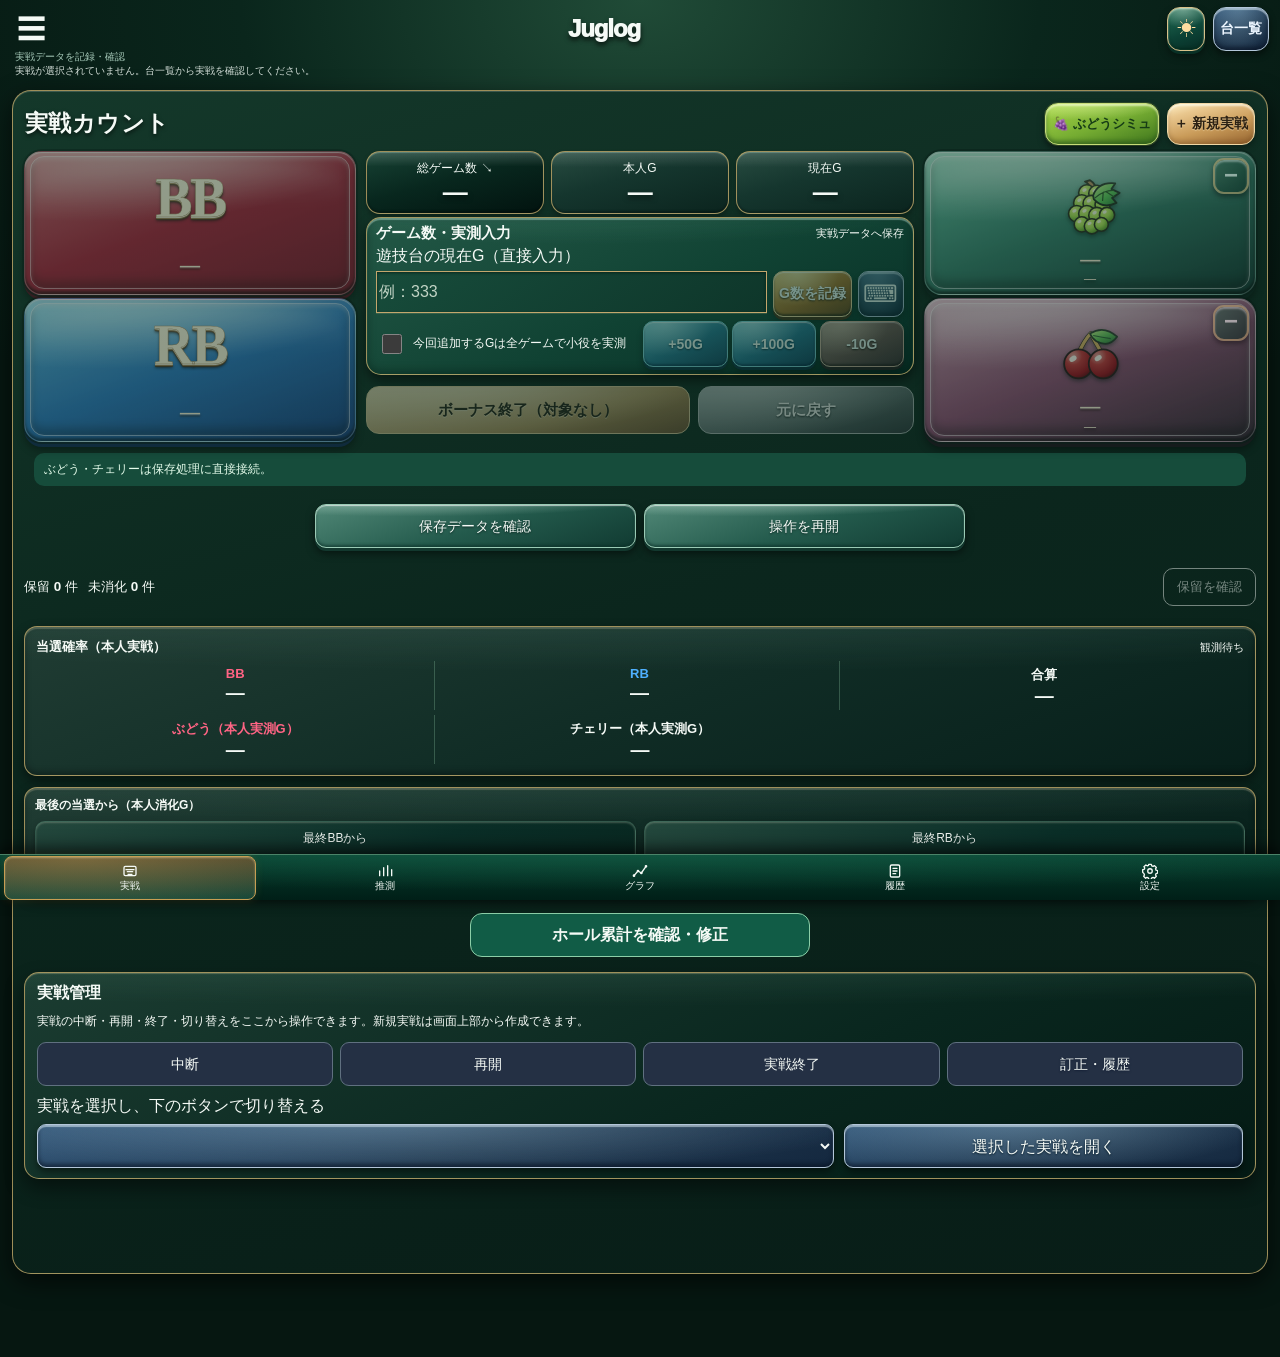
<file: index.html>
<!DOCTYPE html>

<html lang="ja" data-theme="dark"><head><link rel="manifest" href="manifest.webmanifest"/><link rel="apple-touch-icon" href="icon-192.png"/><meta name="apple-mobile-web-app-capable" content="yes"/><meta name="apple-mobile-web-app-status-bar-style" content="default"/><meta charset="utf-8"/><meta content="width=device-width,initial-scale=1,viewport-fit=cover" name="viewport"/><meta content="#00251b" name="theme-color"/><title>TEST｜Juglog｜実戦記録</title><style>
:root{color-scheme:dark;font-family:-apple-system,BlinkMacSystemFont,'Hiragino Kaku Gothic ProN','Yu Gothic',sans-serif;color:#f5faf6;font-variant-numeric:tabular-nums}*{box-sizing:border-box}html{background:#071a14}body{margin:0;min-height:100vh;background:radial-gradient(ellipse 65% 560px at 50% 0%,#204b37 0%,#0a261c 48%,#061711 100%)}button,input{font:inherit}button{cursor:pointer;touch-action:manipulation;-webkit-tap-highlight-color:transparent}button:focus-visible,input:focus-visible{outline:2px solid #ffdf95;outline-offset:3px}.shell{margin:auto;min-height:100dvh;padding-bottom:calc(83px + env(safe-area-inset-bottom))}.ios-status{height:32px;padding:5px 16px 0;display:flex;justify-content:space-between;align-items:center;font-size:15px;font-weight:760}.signal{font-size:12px;letter-spacing:1px}.header{height:49px;display:grid;align-items:center}.menu{font-size:29px;color:#f5faf6;border:0;background:none;line-height:1;text-align:left;padding:6px}.logo{text-align:center;font-size:24px;letter-spacing:-.045em;font-weight:950;text-shadow:0 3px 5px #000b;white-space:nowrap}.logo em{font-style:normal;font-size:19px;color:#b9ffbf;letter-spacing:-.04em}.device{color:#edf6ff;font-weight:700;font-size:14px;border:1px solid #b3c6d9;border-radius:13px;min-height:40px;background:radial-gradient(ellipse at 45% -15%,#b0d9ef58,transparent 80%),linear-gradient(160deg,#345778,#213950 55%,#14283f);box-shadow:inset 0 2px 1px #e6f6ff88,inset 0 -3px 4px #0610219e,0 4px 7px #0007}.micro{padding:0 15px 5px;font-size:10px;color:#a5c8b8}.micro b{font-weight:550;color:#d2ddd7}.board{margin:7px 12px 0;padding:12px 11px 11px;border-radius:19px;border:1px solid #70bc9b9c;background:radial-gradient(ellipse 140% 38% at 45% -15%,#227c5980,transparent 84%),linear-gradient(135deg,#063b2b,#022e23 58%,#02261c);box-shadow:inset 0 1px 0 #c9ffe066,inset 0 0 0 1px #001a1299,0 8px 24px #000a}html[data-theme="dark"] #panel-play.board{background:linear-gradient(165deg,#14382a 0%,#0b261d 45%,#081d17 100%);box-shadow:inset 0 1px rgba(255,255,255,.17),0 8px 24px rgba(0,0,0,.62)}.heading{display:flex;align-items:center;justify-content:space-between;margin:0 1px 9px}.heading h1{font-size:23px;letter-spacing:.02em;line-height:1;margin:0;font-weight:900;text-shadow:0 2px 4px #000a}.pill{font-size:12px;color:#effff5;padding:5px 13px;border-radius:30px;border:1px solid #70bd9a77;background:linear-gradient(#14573f,#0a392c);box-shadow:inset 0 1px 0 #d1ffe93a}.statline{display:grid;grid-template-columns:repeat(3,minmax(0,1fr));gap:6px}.stat{border-radius:14px;border:1px solid #719e8b;display:flex;flex-direction:column;align-items:center;justify-content:center;gap:4px;background:linear-gradient(180deg,#ffffff24,transparent 25%),linear-gradient(165deg,#284c41,#15362e 42%,#0b241e);box-shadow:inset 0 1px 1px #d5ffee42,inset 0 -2px 2px #0004,0 3px 5px #0004}.stat small{font-size:12px;color:#f5faf6}.stat strong{font-weight:900;line-height:1;color:#f5faf6;text-shadow:0 3px 5px #0008}.entry{margin-top:8px;border-radius:15px;border:1px solid #73b89591;padding:9px 9px 8px}.entryhead{display:flex;justify-content:space-between;align-items:center;margin-bottom:7px}.entryhead b{font-size:15px}.entryhead span{font-size:11px;color:#f5faf6}.entrycontrols{display:grid;grid-template-columns:minmax(0,1fr) 45px 51px 57px;gap:5px}.entrycontrols input{width:100%;min-width:0;height:40px;padding:0 10px;color:#f5faf6;border:1px solid #73a891;border-radius:10px;background:linear-gradient(#00291f,#004031);box-shadow:inset 0 3px 8px #0008;font-size:15px}.entrycontrols input::placeholder{color:#8eab9e}.action{padding:0;min-width:0;color:#f5faf6;border-radius:10px;border:1px solid #65affc;background:radial-gradient(ellipse at 35% 0%,#5bafff78,transparent 90%),linear-gradient(155deg,#195b9e,#122c65);font-size:12px;font-weight:850;box-shadow:inset 0 1px 1px #f2fdffb6,inset 0 -2px 2px #001c3b,0 3px 5px #0008}.action.add{font-size:14px;border-color:#f2d37e;background:radial-gradient(ellipse at 35% 0%,#7dffd49c,transparent 90%),linear-gradient(150deg,#008e68,#00533f);box-shadow:inset 0 1px 1px #d8ffe3cf,inset 0 -2px 2px #003426,0 3px 5px #0008}.checkbox{display:flex;align-items:center;gap:7px;margin-top:7px;font-weight:650;font-size:11px}.checkbox input{appearance:none;flex:0 0 19px;margin:0;border:1px solid #bfcac6;border-radius:4px;background:linear-gradient(#263b35,#102720);box-shadow:inset 0 2px 3px #0008}.checkbox input:checked{background:#ead48a}.checkbox input:checked:before{content:'✓';color:#00352a;display:block;text-align:center;font-weight:900}.button-grid{margin-top:11px;display:grid;grid-template-columns:repeat(2,minmax(0,1fr));gap:11px 9px}.key{position:relative;min-width:0;height:107px;isolation:isolate;overflow:visible;padding:0;border:1px solid var(--edge);border-radius:18px;background:radial-gradient(ellipse 122% 95% at 23% -22%,var(--light),transparent 75%),linear-gradient(160deg,var(--top) 0%,var(--mid) 49%,var(--bottom) 100%);box-shadow:inset 0 1px 1px #fff9,inset 0 -3px 3px #0008,0 0 0 2px #001c1499,0 5px 0 var(--base),0 8px 8px #0009;text-shadow:0 3px 4px #0008;color:#f5faf6}.key:before{position:absolute;content:'';inset:4px 5px 5px;border-radius:14px;border:1px solid #ffffffa3;box-shadow:inset 0 3px 5px #ffffff77,inset 0 -7px 10px #0004;pointer-events:none}.key:after{position:absolute;content:'';top:5px;left:9px;right:9px;height:35%;border-radius:50% 50% 30% 30%;background:linear-gradient(#fff6,transparent);filter:blur(7px);pointer-events:none}.key.bb{--top:#ff596e;--mid:#df0e35;--bottom:#a40929;--edge:#ff96a0;--light:#ffbfc0;--base:#6b061d}.key.rb{--top:#3dc4ff;--mid:#087de9;--bottom:#07419f;--edge:#69cfff;--light:#c4ffff;--base:#032b69}.key.grape{--top:#48dbad;--mid:#17886a;--bottom:#063d36;--edge:#b9a77e;--light:#ceffe5;--base:#02251c}.key.cherry{--top:#e996b9;--mid:#a8477d;--bottom:#40243d;--edge:#c7ac8b;--light:#ffdeec;--base:#231120}.key .symbol{display:block;position:absolute;left:0;right:0;top:23px;font-size:49px;font-weight:950;letter-spacing:-2px;line-height:1}.key .fruit{height:67px;width:95px;position:absolute;top:10px;left:50%;transform:translateX(-50%);filter:drop-shadow(0 3px 3px #00231a71)}.key .count{position:absolute;left:0;right:0;bottom:9px;font-weight:850;line-height:1.1}.key .count.sep{letter-spacing:0}.key .count i{font-style:normal;font-weight:450;opacity:.9}.cancel{position:absolute;z-index:3;border:2px solid #f4f7f4;border-radius:11px;color:#f5faf6;background:linear-gradient(150deg,#455050,#142021 55%,#060d0f);font-size:25px;font-weight:800;line-height:1;padding:0 0 4px}.key:active{transform:translateY(2px)}.key:active .cancel{transform:translateY(-2px)}.settlement{display:grid;gap:7px;margin-top:12px}.smallstat{height:61px;border-radius:13px;border:1px solid #78ae938a;background:linear-gradient(155deg,#155b43,#042e24);box-shadow:inset 0 1px 1px #d7ffe74f,0 3px 6px #0007;display:flex;flex-direction:column;align-items:center;justify-content:center;gap:2px}.smallstat span{color:#cee0d6;white-space:nowrap}.smallstat strong{font-size:25px;line-height:1;font-weight:900}.complete{min-width:0;border-radius:13px;border:1px solid #ffeeb1;background:radial-gradient(ellipse at 30% -20%,#fffde7,transparent 78%),linear-gradient(#ffe894,#e8b44e);color:#162214;font-size:17px;font-weight:950;text-shadow:0 1px #fff6;box-shadow:inset 0 2px 3px #ffffffbc,inset 0 -3px 4px #91672a7d,0 4px 6px #0007}.rates{margin-top:9px;padding:9px 9px 8px;border:1px solid #65877475;border-radius:13px}.rates-top{display:flex;justify-content:space-between;align-items:baseline;gap:5px}.rates-top b{font-size:13px}.rates-top span{font-size:11px;color:#f5faf6}.rategrid{display:grid;grid-template-columns:repeat(3,minmax(0,1fr));margin-top:5px}.rate{text-align:center;font-size:13px;font-weight:800;border-right:1px solid #87be9c52}.rate:first-child{color:#ff6484}.rate:nth-child(2){color:#4fb0ff}.rate:last-child{border:0;color:#f5faf6}.rate strong{display:block;margin-top:2px;font-size:19px;color:#f5faf6;line-height:1}.footnote{margin:5px 0 0;text-align:center;font-size:9px;letter-spacing:.05em;color:#80b3a0}.bottom{position:fixed;bottom:0;left:50%;transform:translateX(-50%);width:min(100%,450px);height:calc(70px + env(safe-area-inset-bottom));padding:4px 5px env(safe-area-inset-bottom);display:grid;grid-template-columns:repeat(5,minmax(0,1fr));gap:3px;border-top:1px solid #7bc39b9c;background:radial-gradient(ellipse 80% 120% at 50% -40%,#1a7054b2,transparent),linear-gradient(#073c2d,#001f17);box-shadow:0 -4px 17px #000c;z-index:10}.bottom button{color:#f5faf6;border:1px solid transparent;border-radius:13px;background:transparent;display:flex;flex-direction:column;gap:4px;align-items:center;justify-content:center;padding:2px;font-size:12px}.bottom svg{width:23px;height:23px}.bottom button.selected{border-color:#c79e53;color:#f5faf6;background:radial-gradient(ellipse at 30% 0%,#c19d565e,transparent),linear-gradient(#544b2e,#164839);box-shadow:inset 0 1px 2px #ffe5ad6f,0 0 8px #b58d332d}@media(max-width:374px){.board{margin-left:9px;margin-right:9px;padding:10px 9px}.logo em{font-size:17px}.entryhead span{font-size:10px}.checkbox{font-size:10px}.entrycontrols{grid-template-columns:minmax(0,1fr) 42px 47px 52px;gap:4px}.key{height:101px}.key .count{font-size:16px}.complete{font-size:15px}}@media(max-height:780px){.ios-status{height:26px}.header{height:44px}.board{padding-top:9px;padding-bottom:8px}.stat{height:58px}.entry{padding-top:7px;padding-bottom:6px}.key{height:96px}.key .fruit{height:63px}.button-grid{margin-top:8px;row-gap:9px}.settlement{margin-top:9px}.smallstat{height:55px}.rates{margin-top:7px;padding-top:7px;padding-bottom:7px}}@media(prefers-reduced-motion:reduce){}
.key .fruit svg{display:block;width:100%;height:100%}.keywrap{position:relative;min-width:0}.keywrap .key{display:block;width:100%;text-align:center}.button-grid{row-gap:11px}.board{padding-bottom:9px}.footnote{display:none}.rates{padding-top:7px;padding-bottom:7px;background:radial-gradient(ellipse 90% 45% at 50% -15%,#7bab9b2e,transparent),linear-gradient(160deg,#203c33 0%,#102c25 53%,#071f1a);box-shadow:inset 0 2px 1px #f1e6bd3b,inset 0 -3px 6px #0005,0 5px 12px #0007}.stat{height:63px}.entry{padding-top:7px;padding-bottom:6px;background:radial-gradient(ellipse 105% 48% at 40% -23%,#8fddbd37,transparent 83%),linear-gradient(155deg,#235846 0%,#104233 54%,#072d24 100%);box-shadow:inset 0 2px 1px #e1fff15e,inset 0 -3px 9px #00170e65,0 5px 12px #0007}@media(max-width:374px){.keywrap .key{height:99px}}
/* D07F audit remediation: preserve existing button finish */
.entrycontrols input,.entrycontrols .action{min-height:44px}
.cancel{width:44px;height:44px;right:5px;top:5px;border-width:1.5px;border-color:#d7eee3;box-shadow:inset 0 1px 1px #fff9,inset 0 -2px 3px #0009,0 0 0 1px #1745369c,0 3px 5px #000b}
.settlement{grid-template-columns:minmax(0,1fr) minmax(0,3fr) minmax(0,3.5fr)}
.smallstat{min-width:0}.smallstat span{font-size:11px;max-width:100%;overflow:hidden;text-overflow:ellipsis}
.stat strong,.smallstat strong,.key .count{min-width:0;white-space:nowrap;font-variant-numeric:tabular-nums}
.stat strong{font-size:clamp(19px,6.1vw,25px);letter-spacing:-.025em}
.key .count{font-size:clamp(13px,4.6vw,18px);letter-spacing:-.035em}
.key .count i{margin:0 4px}
.checkbox{white-space:normal;min-height:30px;line-height:1.35}.checkbox input{flex-basis:22px;width:22px;height:22px}
@media(max-width:374px){.settlement{grid-template-columns:minmax(0,1fr) minmax(0,3fr) minmax(0,3.6fr);gap:5px}.smallstat span{font-size:10px}.key .symbol{font-size:43px}.key .fruit{width:84px;left:45%}}
@media(max-height:740px){.shell{padding-bottom:calc(88px + env(safe-area-inset-bottom))}}

/* D07F companion tabs: same visual tokens, independent sample data */.shell{max-width:450px;margin-inline:auto}
/* Stage18: landscape-only shell width; portrait unchanged. */
@media (orientation:landscape) and (min-width:640px){
  .shell{max-width:100%}
  .bottom{width:100%}
}.content{padding:12px 13px 115px}.content .heading{margin-bottom:12px}.section-card{border:1px solid #bca67391;border-radius:20px;background:radial-gradient(ellipse 110% 42% at 45% -13%,#5d9a7c45,transparent 82%),linear-gradient(158deg,#214638 0%,#13372d 52%,#08241d 100%);box-shadow:inset 0 1px 1px #f1eacb63,inset 0 -2px 4px #00130f88,0 7px 17px #00130f71;padding:15px;margin-bottom:12px;min-width:0}.section-title{display:flex;justify-content:space-between;align-items:center;gap:6px;margin:0 0 12px;font-weight:800;font-size:17px}.muted{color:#a2c5b9;font-size:12px}.gold{color:#f5faf6}.pill2{border:1px solid #66887988;background:linear-gradient(150deg,#1b5140,#0a3128);border-radius:100px;padding:6px 10px;color:#e2f6e9;font-size:11px}.metric-grid{display:grid;grid-template-columns:repeat(3,minmax(0,1fr));gap:8px}.metric{min-width:0;text-align:center;border:1px solid #98bda78c;border-radius:14px;background:radial-gradient(ellipse 100% 44% at 45% -14%,#9bd6ba4a,transparent 85%),linear-gradient(150deg,#244d40,#10352d 59%,#08271f);padding:11px 3px}.metric small{display:block;color:#b8d7ca;font-size:11px}.metric strong{display:block;margin-top:3px;font-size:clamp(17px,5vw,23px);white-space:nowrap}.two-col{display:grid;grid-template-columns:repeat(2,minmax(0,1fr));gap:10px}.compact-row{display:flex;align-items:center;justify-content:space-between;gap:12px;padding:10px 0;border-bottom:1px solid #6ea28b33;font-size:13px}.compact-row:last-child{border-bottom:0;padding-bottom:0}.compact-row strong{font-size:16px}.seg{display:flex;gap:5px;background:#031d17;border:1px solid #447e69;border-radius:13px;padding:4px;margin-bottom:12px}.seg button{flex:1;min-height:37px;border:0;border-radius:10px;color:#b9d2c7;background:transparent;font-weight:700}.seg button.active{background:linear-gradient(160deg,#34765c,#124433);color:#f5faf6;box-shadow:inset 0 1px #c4fbe64a}.prob-bars{display:flex;align-items:flex-end;gap:9px;height:170px;padding:18px 6px 28px;border-bottom:1px solid #71a18a61}.prob-col{display:flex;flex:1;min-width:0;position:relative;height:100%;align-items:flex-end}.prob-bar{width:100%;border-radius:8px 8px 0 0;background:linear-gradient(90deg,#1c765a,#68c79e 60%,#25765e);border:1px solid #83e4b8aa;box-shadow:0 -3px 17px #41c39c33}.prob-col:nth-child(2) .prob-bar{background:linear-gradient(90deg,#bb8b2b,#ebd17a,#b8882c);border-color:#fbe7aa}.prob-col:nth-child(3) .prob-bar{background:linear-gradient(90deg,#1e659e,#79bbef,#24649b);border-color:#b0ddff}.prob-col:nth-child(4) .prob-bar{background:linear-gradient(90deg,#a04075,#ef81b4,#a23b77);border-color:#f9abd1}.prob-col:nth-child(5) .prob-bar{background:linear-gradient(90deg,#737a80,#b8c8c0,#5a7d73)}.prob-col:nth-child(6) .prob-bar{background:linear-gradient(90deg,#a46b25,#efb65a,#96551d)}.prob-col label{position:absolute;bottom:-24px;left:0;right:0;text-align:center;color:#cae0d5;font-size:11px}.prob-col em{position:absolute;top:-16px;left:0;right:0;text-align:center;font-style:normal;font-size:10px;color:#d8eacb}.trend-svg{display:block;width:100%;height:auto}.legend{display:flex;justify-content:space-between;gap:8px;font-size:11px;color:#b6d2c3;margin-top:8px}.record{display:flex;gap:10px;padding:12px 0;border-bottom:1px solid #6ea28b30;align-items:center}.record:last-child{border:0}.record-icon{width:44px;height:44px;border:1px solid #789d8d6c;border-radius:12px;display:grid;place-items:center;font-size:13px;font-weight:900;flex:none}.record-icon.bb{color:#ffc7c6;background:#6e1724}.record-icon.rb{color:#bedfff;background:#0d3767}.record-txt{flex:1;min-width:0}.record-txt strong{font-size:14px;display:block}.record-txt span{font-size:11px;color:#a5c5b8;display:block;margin-top:4px}.record-value{text-align:right;font-size:13px;font-weight:800}.chip{font-size:11px;color:#f5faf6;background:#79602244;border:1px solid #b99c6288;border-radius:8px;padding:4px 7px}.settings-row{display:flex;gap:12px;align-items:center;justify-content:space-between;padding:14px 0;border-bottom:1px solid #64978239;font-size:14px}.settings-row:last-child{border:0}.setting-desc{display:block;font-size:11px;color:#9cbcae;margin-top:4px}.toggle{width:47px;height:28px;border:1px solid #72bd9d;border-radius:20px;background:#236c52;position:relative;flex:none}.toggle:after{content:'';position:absolute;top:3px;right:3px;background:#e1fff1;border-radius:50%;width:20px;height:20px;box-shadow:0 2px 5px #0007}.toggle.off{background:#234037;border-color:#60776a}.toggle.off:after{right:auto;left:3px}.demo-note{margin:12px 2px;color:#a5c9b9;font-size:11px}.graph-btn{background:linear-gradient(150deg,#286b51,#0c402f);color:#e8ffef;border:1px solid #79bd9b78;border-radius:11px;min-height:40px;padding:6px 13px;font-size:12px;font-weight:700}.danger-lite{color:#b1c0b9;opacity:.6}.bottom button{cursor:pointer}.bottom button:focus-visible,.seg button:focus-visible,.graph-btn:focus-visible{outline:2px solid #ffdc84;outline-offset:2px}@media(max-width:374px){.content{padding-inline:10px}.section-card{padding:12px}.section-title{font-size:16px}.metric strong{font-size:17px}}@media(prefers-reduced-motion:reduce){*{animation:none!important;transition:none!important}}

/* Dark five-tab design-system finish: additions only, original D07F play graphics remain */
:root { --jc-ink:#f5faf6; --jc-muted:#c1d6ca; --jc-border:#73b89591; --jc-gold:#f5d38a; }
.tab-panel[hidden]{display:none!important}
.content { min-height: 0; }
.content .section-card { overflow:hidden; }
.content .section-title { letter-spacing:.005em; }
.content .metric strong,.content .record-value,.content .compact-row strong {font-variant-numeric:tabular-nums;overflow-wrap:anywhere}
.content .metric-grid {grid-template-columns:repeat(3,minmax(0,1fr));}
.content .metric,.content .record-txt { min-width:0; }
.content .record { min-width:0; }
.content .record-txt span { overflow-wrap:anywhere; }
.content .compact-row {min-width:0;gap:10px}
.content .compact-row>:last-child {text-align:right;min-width:0}
.content .section-card + .section-card { margin-top:10px; }
.bottom button:focus-visible {outline:2px solid #ffdf95;outline-offset:-3px}
.demo-note {line-height:1.55;}
#panel-settings .toggle {opacity:.55}
#panel-settings .settings-row .setting-desc {line-height:1.5}
@media(max-width:374px){.content .section-title {font-size:15px}.content .record-txt strong{font-size:12px}.content .record-txt span{font-size:10px}.content .compact-row{font-size:11px}}
@media(prefers-reduced-motion:reduce){*,*:before,*:after{scroll-behavior:auto!important;transition:none!important;animation:none!important}}


/* D07F shared layout / light appearance only. Dark original unchanged. */
.theme-switch{min-width:38px;min-height:38px;border-radius:13px;border:1px solid #d7c18a;background:radial-gradient(ellipse 90% 56% at 42% 0%,#e8fff06b,transparent 85%),linear-gradient(160deg,#236e55,#0c4336 58%,#072b24);color:#ffdda0;font-size:19px;display:inline-grid;place-items:center;margin-right:5px;box-shadow:inset 0 1px 2px #f1ffe5b0,inset 0 -2px 3px #00281abb,0 3px 0 #083025,0 5px 9px #0007}
.header{grid-template-columns:58px 1fr 130px}.header-right{display:flex;align-items:center;justify-content:flex-end;gap:3px}
.theme-pick{display:flex;gap:7px;justify-content:flex-end;flex-wrap:wrap}.theme-pick button{border-radius:10px;min-height:42px;padding:7px 10px;background:#104d3a;color:#f3fcf7;border:1px solid #6da58a;font-size:12px;font-weight:800}.theme-pick button[aria-pressed=true]{border-color:#e5c879;box-shadow:inset 0 0 0 1px #e5c87970;color:#f5faf6}
html[data-theme=light]{color-scheme:light;background:#eef3ec;color:#173b31}
html[data-theme=light] body{color:#173b31;background:radial-gradient(ellipse 100% 24% at 46% -4%,#e6f4e9,transparent),linear-gradient(150deg,#edf3e9,#f9faf4 70%,#e9f1e9)}
html[data-theme=light] .ios-status,html[data-theme=light] .signal{color:#1e4e3e}
html[data-theme=light] .logo{color:#184735;text-shadow:0 1px 0 #fff}
html[data-theme=light] .logo em{color:#32804f}
html[data-theme=light] .menu{color:#184735}
html[data-theme=light] .micro{color:#527568}
html[data-theme=light] .micro b{color:#224b3d}
html[data-theme=light] .board{background:radial-gradient(ellipse 130% 48% at 40% -20%,#ffffff,transparent),linear-gradient(154deg,#f7fcf7,#e5eee6 68%,#dce8de);border-color:#9bbba9;box-shadow:inset 0 1px 0 #fff,0 7px 22px #315e4427}
html[data-theme=light] .heading h1{color:#204b39;text-shadow:0 1px #fff}
html[data-theme=light] .pill{color:#2e5946;background:linear-gradient(#fff,#dfede1);border-color:#afc8b6;box-shadow:inset 0 1px #fff}
html[data-theme=light] .stat{color:#193f32;border-color:#adc7b5;background:linear-gradient(155deg,#fff,#e4f0e8);box-shadow:inset 0 1px #fff,0 3px 7px #2d584323}
html[data-theme=light] .stat small{color:#527565}
html[data-theme=light] .stat strong{color:#193f32;text-shadow:none}


html[data-theme=light] .entry{background:linear-gradient(155deg,#fff,#e6f1e7);border-color:#a9c9b2;box-shadow:inset 0 1px #fff,0 3px 8px #26563d1d}
html[data-theme=light] .entryhead span{color:#507363}
html[data-theme=light] .entrycontrols input{color:#194330;border-color:#9dbaa8;background:#fff;box-shadow:inset 0 2px 5px #577b6520}
html[data-theme=light] .entrycontrols input::placeholder{color:#648173}
html[data-theme=light] .checkbox input{background:#fff;border-color:#9caf9f;box-shadow:inset 0 1px 2px #9995}
html[data-theme=light] .key{box-shadow:inset 0 1px 1px #fff9,inset 0 -3px 3px #0008,0 0 0 2px #617a6655,0 5px 0 var(--base),0 7px 9px #35574465}
html[data-theme=light] .cancel{border-color:#f5fffa}
html[data-theme=light] .smallstat{color:#214b36;border-color:#a8c5b0;background:linear-gradient(155deg,#fff,#e3efe6);box-shadow:inset 0 1px #fff,0 3px 6px #30573c21}
html[data-theme=light] .smallstat span{color:#4b705e}
html[data-theme=light] .rates{border-color:#a9c7b4;background:linear-gradient(150deg,#fefefe,#e1eee4);box-shadow:inset 0 1px #fff,0 3px 7px #355e451b}
html[data-theme=light] .rates-top span{color:#5a7768}
html[data-theme=light] .rate{border-color:#bbd0c1}
html[data-theme=light] .rate strong{color:#214738}
html[data-theme=light] .rate:last-child{color:#214738}
html[data-theme=light] .footnote{color:#567e6a}
html[data-theme=light] .section-card{background:linear-gradient(155deg,#fff,#f2f8f2 54%,#e8f2ea);border-color:#b5ccbd;box-shadow:inset 0 1px #fff,0 5px 16px #37584019}
html[data-theme=light] .demo-note,html[data-theme=light] .muted,html[data-theme=light] .setting-desc{color:#587b67}
html[data-theme=light] .pill2{color:#38604c;border-color:#b5cdb9;background:linear-gradient(#fff,#e6f2e9)}
html[data-theme=light] .metric{background:linear-gradient(145deg,#ffffff,#e7f2eb);border-color:#b6cebd}
html[data-theme=light] .metric small{color:#527761}
html[data-theme=light] .compact-row,html[data-theme=light] .settings-row,html[data-theme=light] .record{border-color:#99b8a05e}
html[data-theme=light] .seg{background:#e7eee7;border-color:#bbcfbf}
html[data-theme=light] .seg button{color:#516d5c}
html[data-theme=light] .seg button.active{color:#fff;background:linear-gradient(155deg,#3c9273,#17614b)}
html[data-theme=light] .gold{color:#906118}
html[data-theme=light] .chip{color:#815b17;background:#f9edcd;border-color:#dac38c}
html[data-theme=light] .bottom{border-color:#a6c7b3;background:radial-gradient(ellipse 80% 120% at 50% -40%,#fff,transparent),linear-gradient(#ecf4ed,#dceae0);box-shadow:0 -4px 18px #34553e24}
html[data-theme=light] .bottom button{color:#426653}
html[data-theme=light] .bottom button.selected{color:#76551a;border-color:#d0bb86;background:linear-gradient(#fff8df,#efe2bf);box-shadow:inset 0 1px #fff,0 1px 6px #ad9f7330}
html[data-theme=light] .theme-switch{color:#9d6c1d;background:linear-gradient(#fff,#e8f2e7);border-color:#afc9b7}
html[data-theme=light] .theme-pick button{background:#f3faf3;border-color:#b2cbb8;color:#32604b}
html[data-theme=light] .theme-pick button[aria-pressed=true]{background:#f9eecf;color:#815c1d;border-color:#c3a266}
html[data-theme=light] .prob-bars{border-color:#a1bbaa}
html[data-theme=light] .legend{color:#526d5f}
@media(max-width:374px){.header{grid-template-columns:42px 1fr 121px}.theme-switch{min-width:34px;min-height:36px;margin-right:2px}.logo{font-size:22px}}

/* Light Green refinement: preserve dark and four colored keys */
html[data-theme="light"] { background:#e7f0e7; --jgl-keypad-ink:#f5e1b7; }
html[data-theme="light"] body { background:radial-gradient(ellipse 80% 390px at 49% 0%,#c3ddce 0%,#deede3 58%,transparent 100%),linear-gradient(155deg,#e6f2e9 0%,#dbece0 53%,#d0e5d7 100%); }
html[data-theme="light"] .board { background:radial-gradient(ellipse 120% 38% at 42% -16%,#ffffff,transparent 78%),linear-gradient(154deg,#f0faf1 0%,#daeadf 65%,#d1e5d8 100%); border-color:#8caf99;box-shadow:inset 0 1px 0 #fff,0 7px 22px #1b503128; }
html[data-theme="light"] .heading h1,html[data-theme="light"] .section-title { color:#174a31; }
html[data-theme="light"] .pill {background:linear-gradient(160deg,#e4f4e7,#cde6d5);border-color:#8fbca0;color:#1e6240;}
html[data-theme="light"] .stat {background:radial-gradient(ellipse 100% 66% at 45% -18%,#ffffffea,transparent 80%),linear-gradient(160deg,#e6f5e9,#b6d9c8);border-color:#74a28a;box-shadow:inset 0 1px 1px #fff,0 3px 8px #274b3534;}
html[data-theme="light"] .entry {background:radial-gradient(ellipse 115% 57% at 36% -13%,#ffffffe6,transparent 80%),linear-gradient(155deg,#e6f3e9 0%,#c9e2d4 56%,#b7d8c6 100%);border-color:#7daa93;box-shadow:inset 0 1px 1px #fff,inset 0 -2px 3px #7fae9745,0 5px 12px #27503b32;}
html[data-theme="light"] .smallstat {background:linear-gradient(155deg,#e9f7ec,#cfe7d7);border-color:#94bda0;}
html[data-theme="light"] .rates {background:radial-gradient(ellipse 115% 57% at 36% -13%,#ffffffe6,transparent 80%),linear-gradient(155deg,#e6f3e9 0%,#c9e2d4 56%,#b7d8c6 100%);border-color:#7daa93;box-shadow:inset 0 1px 1px #fff,inset 0 -2px 3px #7fae9745,0 5px 12px #27503b32;}
html[data-theme="light"] .section-card {background:radial-gradient(ellipse 112% 42% at 45% -16%,#ffffffd9,transparent 80%),linear-gradient(152deg,#eff8f0 0%,#d6e9dc 56%,#c3dece 100%);border-color:#86ad99;}
html[data-theme="light"] .metric {background:radial-gradient(ellipse 92% 45% at 50% -13%,#ffffffeb,transparent 80%),linear-gradient(150deg,#eef8f0 0%,#d7ebdd 58%,#bfddce 100%);border-color:#86b29b;}
html[data-theme="light"] .pill2 {background:linear-gradient(#ecf9ee,#d8ebdc);border-color:#a0c5ac;color:#286647;}
html[data-theme="light"] .seg {background:#d6e9dc;border-color:#a3c9af;}
html[data-theme="light"] .bottom {background:radial-gradient(ellipse 90% 120% at 50% -50%,#f9fff8,transparent),linear-gradient(#d6eadc,#c3e0cf);border-color:#85b69a;box-shadow:0 -4px 18px #255f3828;}
html[data-theme="light"] .bottom button {color:#315e45;}
html[data-theme="light"] .bottom button.selected {background:linear-gradient(#fff7dc,#e8dfb9);border-color:#bfac77;color:#70541b;}
html[data-theme="light"] .micro, html[data-theme="light"] .footnote {color:#416c54;}
html[data-theme="light"] .theme-switch {background:radial-gradient(ellipse 90% 55% at 40% -8%,#ffffffec,transparent 86%),linear-gradient(155deg,#e0f1ec,#afd3c6 65%,#86b5a4);border-color:#9dbb9d;color:#265b47;box-shadow:inset 0 2px 2px #fff,inset 0 -2px 4px #729b8a77,0 3px 0 #7b9a8d,0 5px 8px #34544545;}

/* Final legibility pass. Geometry and four main keys unchanged. */
html[data-theme="light"] .muted,html[data-theme="light"] .demo-note,html[data-theme="light"] .setting-desc{color:#315740;}
html[data-theme="light"] .legend,html[data-theme="light"] .metric small{color:#315841;}
html[data-theme="light"] .prob-col{color:#244b36;}
html[data-theme="light"] .prob-col .prob-val,html[data-theme="light"] .prob-col strong,html[data-theme="light"] .prob-col small{color:#1e4730;opacity:1;}
html[data-theme="light"] .prob-bars{border-color:#7da98c;}
html[data-theme="light"] .trend-svg g[fill] text{fill:#29543d;font-weight:700;}
html[data-theme="light"] .trend-svg g[stroke] path{stroke:#648e77;stroke-opacity:.63;}
html[data-theme="dark"] .trend-svg g[fill] text{fill:#d0e6d8;font-weight:650;}
html[data-theme="dark"] .trend-svg g[stroke] path{stroke:#9db9a7;stroke-opacity:.44;}
html[data-theme="light"] .footnote{color:#315d43;}
.settlement .complete:disabled{opacity:.45;filter:grayscale(.4);cursor:not-allowed;box-shadow:none!important}

/* Phase 8 iOS input usability: prevent focus auto-zoom; preserve user pinch zoom. */
#p8-ledger-finance input,#p8-ledger-finance select,#p8-ledger-card input,#p8-ledger-card select,#p8-hall-observation input,.entrycontrols input{font-size:16px!important;}

/* Phase 9: make backup operations disclosure identifiable as an interactive control. */
#p8-data-tools .p8-legacy-tools{margin-top:12px}
#p8-data-tools .p8-legacy-tools>summary{display:flex;align-items:center;justify-content:space-between;gap:12px;min-height:48px;padding:12px 14px;border:1px solid #a4c8f2;border-radius:11px;color:#f5faf6;font-size:15px;font-weight:800;cursor:pointer;background:linear-gradient(150deg,#326c9e,#15395d);box-shadow:inset 0 1px 1px #ffffff55,0 3px 8px #0004;list-style:none;-webkit-tap-highlight-color:transparent}
#p8-data-tools .p8-legacy-tools>summary::-webkit-details-marker{display:none}
#p8-data-tools .p8-legacy-tools>summary:focus-visible{outline:3px solid #ffdf95;outline-offset:3px}
#p8-data-tools .p8-legacy-tools>summary:hover{filter:brightness(1.12)}
#p8-data-tools .p8-legacy-tools .p8-disclosure-closed,#p8-data-tools .p8-legacy-tools .p8-disclosure-open{font-weight:800;font-size:13px;white-space:nowrap}
#p8-data-tools .p8-legacy-tools .p8-disclosure-open{display:none}
#p8-data-tools .p8-legacy-tools[open] .p8-disclosure-closed{display:none}
#p8-data-tools .p8-legacy-tools[open] .p8-disclosure-open{display:inline}
#p8-data-tools .p8-legacy-tools[open]>summary{border-color:#d9ba70;background:linear-gradient(150deg,#23664f,#114235)}
#p8-data-tools .p8-legacy-tools>.p8-session-buttons{margin-top:10px}

/* Stage11 candidate: keep the quick-add and small-role figures visible on the main controls. */
.quick-game-actions{display:grid;grid-template-columns:minmax(0,1.35fr) 1fr 1fr;gap:6px;margin-top:8px}
.quick-game-actions button{min-height:42px;padding:5px 3px;font-size:13px}
.key .key-rate{position:absolute;bottom:-1px;left:0;right:0;display:block;font-size:12px;font-weight:800;line-height:1;color:#f5faf6;text-shadow:0 2px 3px #000}
.key.grape .count,.key.cherry .count{bottom:18px}
.p8-measure{padding:12px 0 5px;margin-top:8px}


/* Stage11 UI-011: total G acts as an input shortcut; does not affect saved events. */
.stat-jump-total{appearance:none;-webkit-appearance:none;font:inherit;color:inherit;width:100%;min-width:0;padding:0;cursor:pointer;touch-action:manipulation;background:linear-gradient(180deg,#ffffff2b,transparent 24%),linear-gradient(165deg,#174234 0%,#08271e 46%,#02130f 100%)}
.stat-jump-total:focus-visible{outline:3px solid #89d7ff;outline-offset:2px}
#p8-hall-form input[name="totalG"]{scroll-margin-top:84px;scroll-margin-bottom:160px}

/* Stage11: restore P31 fruit correction control on the main D07F buttons. */
.button-grid .keywrap{position:relative;min-width:0}
.button-grid .keywrap>.key{width:100%}
.button-grid .fruit-minus{position:absolute;z-index:5;right:7px;top:7px;min-width:36px;min-height:36px;border:2px solid #f4f7f4;border-radius:11px;color:#f5faf6;background:linear-gradient(150deg,#455050,#142021 55%,#060d0f);box-shadow:inset 0 2px 2px #ffffff9c,0 3px 5px #000b;font-size:24px;font-weight:800;line-height:1;padding:0 0 3px;touch-action:manipulation}
.button-grid .fruit-minus:disabled{opacity:.5}

/* 工程11: 収支・会員カードUIは一時非表示。保存/履歴は維持。 */
.p8-ledger-panel[hidden]{display:none!important;}

/* Stage 11: optional initial hall observation modal; no ledger changes. */
#p8-hall-open{display:block;width:100%;margin:14px 0 2px;min-height:44px;color:#f5faf6;background:#115c46;border:1px solid #8ccfa8;border-radius:12px;font-weight:750}
#p8-hall-dialog{width:min(94vw,450px);max-height:calc(100dvh - 32px);overflow:auto;overscroll-behavior:contain;margin:auto;padding:12px;border:1px solid #83c5a6;border-radius:18px;background:#053529;color:#f7fff9;box-shadow:0 18px 55px #000a}
#p8-hall-dialog::backdrop{background:#001b14cb}
#p8-hall-dialog .p8-hall-panel{margin:0;padding:12px 9px;border:0;box-shadow:none;background:transparent}
#p8-hall-skip{display:block;width:100%;min-height:48px;margin-top:12px;border:1px solid #82b9a1;border-radius:11px;background:#233949;color:#f5faf6;font-weight:700}
#p8-hall-dialog .p8-hall-fields input{font-size:16px}

/* Stage 11 UX: put the one primary session-creation action above the counter. */
.p8-counter-heading{display:flex;align-items:center;justify-content:space-between;gap:8px;margin-bottom:12px}.p8-counter-heading h1{min-width:0;white-space:nowrap;font-size:clamp(19px,5vw,23px)}
#p8-create-session{flex-shrink:0;min-height:42px;padding:7px 12px;border-radius:13px;border:1px solid #f0d7a5;background:linear-gradient(165deg,#fff0c6 0%,#e9c78e 22%,#c99b59 58%,#94632f 100%);color:#2c2113;font-weight:800;font-size:clamp(13px,3.7vw,16px);white-space:nowrap;cursor:pointer;box-shadow:inset 0 2px 2px #fffff2ab,inset 0 -3px 4px #5a321245,0 3px 7px #0005;text-shadow:0 1px 1px #fff5d275}
#p8-create-session:focus-visible{outline:3px solid #90dbfb;outline-offset:3px}
html[data-theme="light"] #panel-play.board{background:radial-gradient(ellipse 120% 32% at 42% -10%,#ffffffd8,transparent 85%),linear-gradient(154deg,#f5fbf5 0%,#dceee2 60%,#d0e4d7 100%);border-color:#8caf9b;box-shadow:inset 0 1px 0 #ffffffed,inset 0 -2px 5px #799f8c22,0 10px 24px #28593c2b}
html[data-theme="light"] #panel-play .stat-jump-total{background:radial-gradient(ellipse 95% 55% at 50% -18%,#bbf2dc69,transparent 90%),linear-gradient(160deg,#38856d 0%,#286e57 49%,#164d3c 100%);border-color:#bda46f;box-shadow:inset 0 2px 1px #e4fff6b0,inset 0 -3px 4px #0b3a2e77,0 3px 7px #274b3538;color:#fff6df}
html[data-theme="light"] #panel-play .stat-jump-total small,html[data-theme="light"] #panel-play .stat-jump-total strong{color:#fff5df}
</style><link rel="stylesheet" href="stage16-main.css?v=stage18-final-design-20261126-r1"></head><body>
<dialog id="jgl15-keypad-dialog" aria-label="ゲーム数テンキー"><div class="jgl15-keypad-title">現在Gを入力</div><output id="jgl15-keypad-value" aria-live="polite">—</output><div class="jgl15-keypad-grid"><button type="button" data-jgl15-digit="1">1</button><button type="button" data-jgl15-digit="2">2</button><button type="button" data-jgl15-digit="3">3</button><button type="button" data-jgl15-digit="4">4</button><button type="button" data-jgl15-digit="5">5</button><button type="button" data-jgl15-digit="6">6</button><button type="button" data-jgl15-digit="7">7</button><button type="button" data-jgl15-digit="8">8</button><button type="button" data-jgl15-digit="9">9</button><button type="button" data-jgl15-digit="C">C</button><button type="button" data-jgl15-digit="0">0</button><button type="button" data-jgl15-digit="⌫">⌫</button></div><div class="jgl15-keypad-actions"><button type="button" id="jgl15-keypad-cancel">閉じる</button><button type="button" id="jgl15-keypad-apply">入力欄に反映</button></div></dialog><div class="shell"><header class="header"><button aria-label="メニュー" class="menu" type="button">☰</button><div class="logo">Juglog</div><div class="header-right"><button aria-label="ライトテーマに切替" class="theme-switch" id="themeQuick" type="button">☀</button><button class="device" type="button">台一覧</button></div></header><div class="micro">実戦データを記録・確認<br/><b id="p31-connection">実戦データを読み込み中</b></div>
<main aria-labelledby="tab-play" class="board tab-panel" data-tab="play" id="panel-play" role="tabpanel"><div class="heading p8-counter-heading"><h1>実戦カウント</h1><button type="button" id="jgl15-grape-open" aria-controls="jgl15-grape-panel" aria-expanded="false">🍇 ぶどうシミュ</button><button type="button" id="p8-create-session">＋ 新規実戦</button></div><section aria-label="ゲーム数" class="statline"><button type="button" class="stat stat-jump-total" id="jump-hall-total" aria-label="総ゲーム数。タップして累計ゲーム数の入力欄へ移動" title="累計ゲーム数を入力"><small>総ゲーム数 <span aria-hidden="true">↘</span></small><strong id="live-total">—</strong></button><div class="stat"><small>本人G</small><strong id="live-personal">—</strong></div><div class="stat"><small>現在G</small><strong id="live-current">—</strong></div></section><section class="entry"><div class="entryhead"><b>ゲーム数・実測入力</b><span>実戦データへ保存</span></div><div class="p8-games-form"><label for="p8-games">遊技台の現在G（直接入力）</label><div class="v122-game-entry-line"><input id="p8-games" type="tel" inputmode="numeric" pattern="[0-9]*" enterkeyhint="done" autocomplete="off" maxlength="7" aria-describedby="stage14-input-feedback" placeholder="例：333"><button class="action add" id="p8-games-submit" type="button">G数を記録</button><button type="button" id="jgl15-keypad-open" aria-label="テンキーを開く" aria-haspopup="dialog" aria-controls="jgl15-keypad-dialog">⌨</button></div><p id="stage14-input-feedback" role="status" aria-live="polite" class="stage14-input-feedback"></p><label class="p8-measure"><input id="p8-measured" type="checkbox">今回追加するGは全ゲームで小役を実測</label><div class="quick-game-actions"><button class="action" id="p8-quick50" type="button">+50G</button><button class="action" id="p8-quick100" type="button">+100G</button><button class="action" id="p8-stage14-minus10" type="button" title="直近のゲーム数記録から10Gを訂正">-10G</button></div></div></section>
<section aria-label="4種のカウントボタン" class="button-grid"><div class="keywrap"><button class="key bb" data-p31="bbBtn" type="button"><span class="symbol">BB</span><span class="count" id="live-bb">—</span></button></div><div class="keywrap"><button class="key rb" data-p31="rbBtn" type="button"><span class="symbol">RB</span><span class="count" id="live-rb">—</span></button></div><div class="keywrap"><button class="key grape" data-p31="grapeBtn" type="button"><span class="fruit"><svg aria-hidden="true" class="fruit-icon" viewbox="0 0 112 92" xmlns="http://www.w3.org/2000/svg"><defs><radialgradient cx=".32" cy=".26" id="berry-g" r=".86"><stop stop-color="#d6ff4d"></stop><stop offset=".46" stop-color="#94ed12"></stop><stop offset=".8" stop-color="#52b300"></stop><stop offset="1" stop-color="#2c6e0c"></stop></radialgradient><lineargradient id="leaf-g" x1="0" x2="1" y1="0" y2="1"><stop stop-color="#c4ff61"></stop><stop offset=".55" stop-color="#2cda29"></stop><stop offset="1" stop-color="#097b2d"></stop></lineargradient></defs><g stroke-linejoin="round"><path d="M58 18Q55 7 48 4L56 2Q66 8 67 21" fill="#c78c40" stroke="#28301a" stroke-width="2.9"></path><circle cx="51" cy="22" fill="url(#berry-g)" r="13" stroke="#28301a" stroke-width="2.5"></circle><ellipse cx="47.3" cy="17.5" fill="#f5ffe7" opacity=".88" rx="3.6" ry="2.6" transform="rotate(-27 47.3 17.5)"></ellipse><circle cx="67" cy="23" fill="url(#berry-g)" r="13" stroke="#28301a" stroke-width="2.5"></circle><ellipse cx="63.3" cy="18.5" fill="#f5ffe7" opacity=".88" rx="3.6" ry="2.6" transform="rotate(-27 63.3 18.5)"></ellipse><circle cx="43" cy="38" fill="url(#berry-g)" r="13" stroke="#28301a" stroke-width="2.5"></circle><ellipse cx="39.3" cy="33.5" fill="#f5ffe7" opacity=".88" rx="3.6" ry="2.6" transform="rotate(-27 39.3 33.5)"></ellipse><circle cx="58" cy="39" fill="url(#berry-g)" r="13" stroke="#28301a" stroke-width="2.5"></circle><ellipse cx="54.3" cy="34.5" fill="#f5ffe7" opacity=".88" rx="3.6" ry="2.6" transform="rotate(-27 54.3 34.5)"></ellipse><circle cx="76" cy="41" fill="url(#berry-g)" r="12" stroke="#28301a" stroke-width="2.5"></circle><ellipse cx="72.3" cy="36.5" fill="#f5ffe7" opacity=".88" rx="3.4" ry="2.4" transform="rotate(-27 72.3 36.5)"></ellipse><circle cx="35" cy="55" fill="url(#berry-g)" r="13" stroke="#28301a" stroke-width="2.5"></circle><ellipse cx="31.3" cy="50.5" fill="#f5ffe7" opacity=".88" rx="3.6" ry="2.6" transform="rotate(-27 31.3 50.5)"></ellipse><circle cx="51" cy="55" fill="url(#berry-g)" r="13" stroke="#28301a" stroke-width="2.5"></circle><ellipse cx="47.3" cy="50.5" fill="#f5ffe7" opacity=".88" rx="3.6" ry="2.6" transform="rotate(-27 47.3 50.5)"></ellipse><circle cx="67" cy="58" fill="url(#berry-g)" r="13" stroke="#28301a" stroke-width="2.5"></circle><ellipse cx="63.3" cy="53.5" fill="#f5ffe7" opacity=".88" rx="3.6" ry="2.6" transform="rotate(-27 63.3 53.5)"></ellipse><circle cx="83" cy="57" fill="url(#berry-g)" r="12" stroke="#28301a" stroke-width="2.5"></circle><ellipse cx="79.3" cy="52.5" fill="#f5ffe7" opacity=".88" rx="3.4" ry="2.4" transform="rotate(-27 79.3 52.5)"></ellipse><circle cx="43" cy="72" fill="url(#berry-g)" r="12" stroke="#28301a" stroke-width="2.5"></circle><ellipse cx="39.3" cy="67.5" fill="#f5ffe7" opacity=".88" rx="3.4" ry="2.4" transform="rotate(-27 39.3 67.5)"></ellipse><circle cx="59" cy="75" fill="url(#berry-g)" r="12" stroke="#28301a" stroke-width="2.5"></circle><ellipse cx="55.3" cy="70.5" fill="#f5ffe7" opacity=".88" rx="3.4" ry="2.4" transform="rotate(-27 55.3 70.5)"></ellipse><circle cx="74" cy="72" fill="url(#berry-g)" r="11" stroke="#28301a" stroke-width="2.5"></circle><ellipse cx="70.3" cy="67.5" fill="#f5ffe7" opacity=".88" rx="3.1" ry="2.2" transform="rotate(-27 70.3 67.5)"></ellipse><path d="M61 26Q69 4 96 7L90 16L103 22L91 30L98 38Q76 48 62 32Z" fill="url(#leaf-g)" stroke="#19341d" stroke-width="2.9"></path><path d="M64 30Q77 18 93 18M77 21L76 34M81 20L94 28" fill="none" stroke="#145d13" stroke-linecap="round" stroke-width="1.9"></path></g></svg></span><span class="count" id="live-grape">—</span><span class="key-rate" id="live-grape-key-rate">—</span></button><button type="button" class="fruit-minus" data-fruit-minus="grape" aria-label="直近のぶどう記録を1回取り消す">−</button></div><div class="keywrap"><button class="key cherry" data-p31="cherryBtn" type="button"><span class="fruit"><svg aria-hidden="true" class="fruit-icon" viewbox="0 0 112 92" xmlns="http://www.w3.org/2000/svg"><defs><radialgradient cx=".31" cy=".23" id="cherry-red" r=".85"><stop stop-color="#ff9790"></stop><stop offset=".36" stop-color="#ff252b"></stop><stop offset=".78" stop-color="#d60015"></stop><stop offset="1" stop-color="#7a0010"></stop></radialgradient><lineargradient id="leaf-c" x1="0" x2="1" y1="0" y2="1"><stop stop-color="#b8ff4e"></stop><stop offset=".5" stop-color="#34cb28"></stop><stop offset="1" stop-color="#0b6e22"></stop></lineargradient></defs><g stroke-linejoin="round"><path d="M57 12Q47 22 37 45M57 12Q65 27 76 45" fill="none" stroke="#302119" stroke-linecap="round" stroke-width="7"></path><path d="M57 12Q47 22 37 45M57 12Q65 27 76 45" fill="none" stroke="#ecad35" stroke-linecap="round" stroke-width="5.2"></path><circle cx="38" cy="60" fill="url(#cherry-red)" r="23" stroke="#32181b" stroke-width="2.8"></circle><circle cx="77" cy="60" fill="url(#cherry-red)" r="23" stroke="#32181b" stroke-width="2.8"></circle><ellipse cx="29" cy="52" fill="#fff6e8" rx="6.1" ry="4.2" transform="rotate(-30 29 52)"></ellipse><ellipse cx="69" cy="51" fill="#fff6e8" rx="6" ry="4" transform="rotate(-30 69 51)"></ellipse><path d="M56 12Q78 -2 99 17Q86 35 66 24Q59 20 56 12Z" fill="url(#leaf-c)" stroke="#1d351f" stroke-width="2.7"></path><path d="M61 15Q76 18 89 20" fill="none" stroke="#11651e" stroke-width="1.8"></path></g></svg></span><span class="count" id="live-cherry">—</span><span class="key-rate" id="live-cherry-key-rate">—</span></button><button type="button" class="fruit-minus" data-fruit-minus="cherry" aria-label="直近のチェリー記録を1回取り消す">−</button></div></section>
<section class="settlement"><button class="complete" type="button" data-p31="quickComplete" disabled aria-label="終了を記録できるボーナスはありません">ボーナス終了（対象なし）</button><button class="complete" type="button" data-p31="undoBtn">元に戻す</button></section><section class="p8-bonus-state" aria-label="ボーナス保留の状態"><span>保留 <strong id="p8-pending-count">—</strong> 件</span><span>未消化 <strong id="p8-uncompleted-count">—</strong> 件</span><button type="button" id="p8-review-open" disabled>保留を確認</button></section><section class="rates"><div class="rates-top"><b>当選確率（本人実戦）</b><span id="live-prob-base">観測待ち</span></div><div class="rategrid"><div class="rate">BB<strong id="live-bb-rate">—</strong></div><div class="rate">RB<strong id="live-rb-rate">—</strong></div><div class="rate">合算<strong id="live-combined-rate">—</strong></div></div><div class="rategrid"><div class="rate">ぶどう（本人実測G）<strong id="live-grape-rate">—</strong></div><div class="rate">チェリー（本人実測G）<strong id="live-cherry-rate">—</strong></div></div></section><section class="p8-last-gap" aria-label="最後のボーナスからの経過ゲーム数"><h2>最後の当選から（本人消化G）</h2><div class="p8-last-gap-grid"><div><span>最終BBから</span><strong id="p8-since-bb">—</strong></div><div><span>最終RBから</span><strong id="p8-since-rb">—</strong></div></div></section><div class="footnote">Juglog · 実戦記録</div><section class="p8-hall-panel" aria-label="ホール累計の観測値"><h2>ホール累計データ</h2><p>店舗表示の累計値を記録します。本人消化Gとは別に管理されます。</p><form id="p8-hall-form"><div class="p8-hall-fields"><label>累計ゲーム数<input inputmode="numeric" type="number" min="0" name="totalG" placeholder="不明なら空欄"></label><label>現在G<input inputmode="numeric" type="number" min="0" name="currentG" placeholder="不明なら空欄"></label><label>累計BB<input inputmode="numeric" type="number" min="0" name="bb" placeholder="不明なら空欄"></label><label>累計RB<input inputmode="numeric" type="number" min="0" name="rb" placeholder="不明なら空欄"></label></div><button type="submit">ホール観測値を確認・保存</button></form><p id="p8-hall-status" role="status" aria-live="polite"></p></section><section class="p8-ledger-panel" aria-label="収支・会員カード" hidden data-stage11-deferred="true"><h2>収支・会員カード</h2><p>現金収支とメダル・カードの残高は別々に記録します。</p><div id="p8-ledger-summary" role="status">記録を取得中…</div>
<form id="p8-ledger-finance"><h3>収支・メダルを記録</h3><label>種別<select name="type"><option value="CASH_INVESTED">現金投資（円）</option><option value="CASH_RECOVERED">現金回収（円）</option><option value="MEDALS_INSERTED">投入枚数（枚）</option><option value="MEDALS_PAID_OUT">獲得枚数（枚）</option><option value="MEDALS_BALANCE_OBSERVED">持ちメダル実測（枚）</option><option value="NET_MEDALS_OBSERVED">累計差枚の実測（枚・マイナス可）</option></select></label><label>金額／枚数<input type="number" inputmode="numeric" name="amount" step="1" required></label><button type="submit">内容を確認して記録</button></form>
<form id="p8-ledger-card"><h3>会員カードを記録</h3><p id="p8-ledger-store">店舗：—</p><label>カード名<input type="text" name="cardLabel" maxlength="60" value="会員カード"></label><label>種別<select name="type"><option value="CARD_DEPOSIT">貯メダル入庫</option><option value="CARD_WITHDRAWAL">貯メダル引出</option><option value="CARD_BALANCE_OBSERVED">貯メダル残高の実測</option></select></label><label>枚数<input type="number" inputmode="numeric" name="amount" min="0" step="1" required></label><button type="submit">内容を確認して記録</button></form><p id="p8-ledger-status" role="status" aria-live="polite"></p></section><section class="p8-session-actions" aria-label="実戦の管理"><h2>実戦管理</h2><p>実戦の中断・再開・終了・切り替えをここから操作できます。新規実戦は画面上部から作成できます。</p><div class="p8-session-buttons"><button type="button" data-p8-session-action="pause">中断</button><button type="button" data-p8-session-action="resume">再開</button><button type="button" data-p8-session-action="close">実戦終了</button><button type="button" data-p8-native-nav="historyRows" data-p8-native-tab="history">訂正・履歴</button></div><div class="p8-session-switch"><label for="p8-session-select">実戦を選択し、下のボタンで切り替える</label><select id="p8-session-select" aria-label="実戦の選択"><option value="">読み込み中</option></select><button type="button" id="p8-session-switch-btn">選択した実戦を開く</button></div><p id="p8-session-status" role="status" aria-live="polite"></p></section><section class="jgl15-grape-panel" id="jgl15-grape-panel" hidden aria-label="ぶどう逆算シミュレーター"><h2>🍇 ぶどう逆算シミュレーター</h2><div class="jgl15-mode-row"><span id="jgl15-mode-label">チェリー狙い</span><div class="jgl15-mode-buttons" role="group" aria-labelledby="jgl15-mode-label"><button type="button" id="jgl15-cherry-off" class="is-selected" aria-pressed="true">OFF</button><button type="button" id="jgl15-cherry-on" aria-pressed="false">ON</button></div></div><p class="jgl15-help" id="jgl15-mode-note">OFF：通常時適当打ち・全G3枚掛け換算。ボーナス成立後の1枚掛けは補正しません。</p><p class="jgl15-help">着席前の参考逆算です。チェリーON/OFFで計算条件を切替できます。本人実測・設定推測には加算しません。</p><div class="jgl15-sim-grid"><label>計算対象の機種<select id="jgl15-machine" aria-label="ぶどう逆算の対象機種"></select><small id="jgl15-machine-note" class="jgl15-machine-note"></small></label><label>当日総ゲーム数<input id="jgl15-total" type="number" min="1" step="1" inputmode="numeric" placeholder="例：4500"></label><label>BB回数<input id="jgl15-bb" type="number" min="0" step="1" inputmode="numeric" placeholder="例：19"></label><label>RB回数<input id="jgl15-rb" type="number" min="0" step="1" inputmode="numeric" placeholder="例：16"></label><label>当日実差枚（±枚）<input id="jgl15-net" type="number" step="1" inputmode="numeric" placeholder="例：850"></label><label>データ取得元<select id="jgl15-source"><option value="hall">現地表示機</option><option value="site">データサイト</option></select></label><label>読み取り誤差<select id="jgl15-margin"><option value="50">±50枚</option><option value="100" selected>±100枚</option><option value="200">±200枚</option></select></label></div><label class="jgl15-confirm"><input id="jgl15-baseline" type="checkbox">当日0枚基準の差枚と確認した</label><label class="jgl15-confirm"><input id="jgl15-scope" type="checkbox">当日のBB・RB込みの実差枚と確認した</label><button type="button" id="jgl15-sim-calc">参考逆算する</button><div id="jgl15-sim-result" aria-live="polite">未計算です。</div><p class="jgl15-help">総G・BB/RB・差枚から推定する参考値です。ONは成立後1BET・平均1G/ボーナスを仮定（そのGが表示総Gに含まれる想定）。ぶどう抜きは補正しません。設定ごとの確率・機種差や表示機の仕様は検証中です。参考幅は信頼区間ではありません。結果は保存されません。</p></section></main><main aria-labelledby="tab-guess" class="board content tab-panel" data-tab="guess" hidden="" id="panel-guess" role="tabpanel"><div class="heading"><h1>設定推測</h1><span class="pill">データ表示</span></div><section class="section-card"><h2 class="section-title">実測・観測データ</h2><div id="p8-guess-summary" class="p8-dataview" aria-live="polite">実戦データを読み込み中</div><p class="muted">設定1〜6の割合は参考推測です。BB・RBは有効なホール累計観測を優先し、小役を含む推測は本人実戦の実測範囲だけを使います。結果は実際の設定を保証しません。</p></section>
<section class="section-card p8-reference" aria-labelledby="p8-ref-heading">
 <h2 class="section-title" id="p8-ref-heading">機種別確率表 <span class="pill2">実戦なしで閲覧可</span></h2>
 <label for="p8-ref-machine" class="p8-ref-label">表示する機種</label>
 <select id="p8-ref-machine" aria-label="確率表の機種"></select>
 <p id="p8-ref-notice" class="muted" aria-live="polite"></p>
 <div class="p8-ref-scroll" tabindex="0" role="region" aria-label="設定別確率の一覧（横スクロール可）">
  <table class="p8-ref-table"><thead><tr><th scope="col">設定</th><th scope="col">BB</th><th scope="col">RB</th><th scope="col">ぶどう</th><th scope="col" id="p8-ref-cherry-heading">非重複<br>チェリー</th></tr></thead><tbody id="p8-ref-rows"></tbody></table>
 </div>
 <p class="p8-ref-foot" id="p8-ref-source"></p>
 <p class="p8-ref-foot">「—」は出典・定義未確認のため未掲載です。小役値はメーカー公表値ではありません。閲覧する機種の変更は実戦記録に影響しません。</p>
</section></main><main aria-labelledby="tab-graph" class="board content tab-panel" data-tab="graph" hidden="" id="panel-graph" role="tabpanel"><div class="heading"><h1>グラフ</h1><span class="pill">データ表示</span></div><section class="section-card" hidden data-stage14-deferred="bonus-cumulative"><h2 class="section-title">補助：BB・RB当選の累積推移</h2><div id="p8-graph-content" class="p8-dataview" aria-live="polite">実戦データを読み込み中</div><p class="muted">この補助グラフのみ横軸は当選イベント順です。上の推定差枚グラフは本人Gを基準にしています。</p></section></main><main aria-labelledby="tab-history" class="board content tab-panel" data-tab="history" hidden="" id="panel-history" role="tabpanel"><div class="heading"><h1>履歴</h1><span class="pill">データ表示</span></div><section class="section-card"><h2 class="section-title">実戦一覧・イベント詳細</h2><div id="p8-history-content" class="p8-dataview" aria-live="polite">実戦データを読み込み中</div><p class="muted">実戦一覧と履歴を表示します。個別の取消・復元は履歴内の操作から行えます。</p></section></main><main aria-labelledby="tab-settings" class="board content tab-panel" data-tab="settings" hidden="" id="panel-settings" role="tabpanel"><div class="heading"><h1>設定</h1><span class="pill">データ管理</span></div><p class="demo-note" style="margin-top:-3px">テーマの変更と記録データの管理を行えます。復元には安全上の制限があります。利用できない項目は操作できません。</p>
<section class="section-card"><h2 class="section-title">表示設定 <span class="pill2">テーマ</span></h2><div class="settings-row"><div><label for="p8-wake-lock-enabled" style="font-weight:700">実戦中は画面を消灯しない</label><span class="setting-desc">実戦タブを表示している間だけ有効。端末や省電力設定によって動作しない場合があります。</span><span id="p8-wake-lock-status" class="setting-desc" role="status" aria-live="polite">OFF</span></div><input type="checkbox" id="p8-wake-lock-enabled" aria-label="実戦中は画面を消灯しない" style="width:22px;height:22px;flex:none;accent-color:#64c99b"></div><div class="settings-row"><div>カラーテーマ<span class="setting-desc">5タブすべてを同時に切替</span></div><div class="theme-pick" role="group" aria-label="カラーテーマ"><button type="button" data-theme-choice="dark" aria-pressed="true">☾ ダーク</button><button type="button" data-theme-choice="light" aria-pressed="false">☀ ライト</button></div></div><div class="settings-row"><div>確認ダイアログ<span class="setting-desc">記録の削除・復元など重要操作の確認は常に表示します</span></div><span aria-hidden="true" class="toggle"></span></div></section>
<section class="section-card" id="p8-data-tools"><h2 class="section-title">記録・バックアップ</h2><p class="muted">実戦記録をファイルに保存できます。復元は、記録のない保存先でのみ行えます。現在の記録は上書きしません。</p><label for="p8-direct-backup-file" class="muted">記録のバックアップファイルを選択・確認</label><input type="file" id="p8-direct-backup-file" accept=".json,application/json"><button type="button" id="p8-direct-restore" disabled>確認済みの記録を空の保存先へ復元</button><p id="p8-tool-status" role="status" aria-live="polite" class="muted"></p><details class="p8-legacy-tools"><summary><span>記録データの操作</span><span class="p8-disclosure-closed" aria-hidden="true">開く ▼</span><span class="p8-disclosure-open" aria-hidden="true">閉じる ▲</span></summary><div class="p8-session-buttons"><button type="button" data-p8-tool="exportBtn" data-p8-tool-tab="settings" data-p8-tool-activate="true">記録をバックアップする</button><button type="button" data-p8-tool="importFile" data-p8-tool-tab="settings">バックアップを選択・検証する</button><button type="button" data-p8-tool="restoreBtn" data-p8-tool-tab="settings">復元操作を確認する</button><button type="button" data-p8-tool="auditSummary" data-p8-tool-tab="settings">データ整合性を確認する</button><button type="button" data-p8-tool="sessionsBtn" data-p8-tool-tab="play" data-p8-tool-activate="true">実戦一覧・切り替え</button></div></details></section>
<section class="section-card"><h2 class="section-title">アプリ情報</h2><div class="compact-row"><span>アプリ名</span><strong>Juglog</strong></div><div class="compact-row"><span>バージョン</span><span>工程15 Candidate18（検証候補・実機確認中）</span></div><p class="muted">実戦データはこの端末のアプリ保存領域に保存されます。アプリの削除や保存領域の消去で失われる場合があります。</p></section></main>
<nav aria-label="下部メニュー" class="bottom" role="tablist"><button aria-controls="panel-play" aria-current="page" aria-label="実戦タブ" aria-selected="true" class="selected" data-target="play" id="tab-play" role="tab" type="button"><svg aria-hidden="true" fill="none" stroke="currentColor" stroke-linecap="round" stroke-linejoin="round" stroke-width="2" viewbox="0 0 24 24"><rect height="14" rx="2" width="18" x="3" y="5"></rect><path d="M6 10h12M8 13h8M9 17h6"></path></svg>実戦</button><button aria-controls="panel-guess" aria-current="false" aria-label="推測タブ" aria-selected="false" data-target="guess" id="tab-guess" role="tab" type="button"><svg aria-hidden="true" fill="none" stroke="currentColor" stroke-linecap="round" stroke-linejoin="round" stroke-width="2" viewbox="0 0 24 24"><path d="M4 19V12M10 19V7M16 19V4M22 19v-9"></path></svg>推測</button><button aria-controls="panel-graph" aria-current="false" aria-label="グラフタブ" aria-selected="false" data-target="graph" id="tab-graph" role="tab" type="button"><svg aria-hidden="true" fill="none" stroke="currentColor" stroke-linecap="round" stroke-linejoin="round" stroke-width="2" viewbox="0 0 24 24"><path d="m3 19 6-7 5 3 7-10"></path><circle cx="3" cy="19" r="1"></circle><circle cx="9" cy="12" r="1"></circle><circle cx="14" cy="15" r="1"></circle><circle cx="21" cy="5" r="1"></circle></svg>グラフ</button><button aria-controls="panel-history" aria-current="false" aria-label="履歴タブ" aria-selected="false" data-target="history" id="tab-history" role="tab" type="button"><svg aria-hidden="true" fill="none" stroke="currentColor" stroke-linecap="round" stroke-linejoin="round" stroke-width="2" viewbox="0 0 24 24"><rect height="18" rx="2" width="14" x="5" y="3"></rect><path d="M9 8h6M9 12h6M9 16h4"></path></svg>履歴</button><button aria-controls="panel-settings" aria-current="false" aria-label="設定タブ" aria-selected="false" data-target="settings" id="tab-settings" role="tab" type="button"><svg aria-hidden="true" fill="none" stroke="currentColor" stroke-linecap="round" stroke-linejoin="round" stroke-width="2" viewbox="0 0 24 24"><path d="M10 2h4l.6 2.3 2 .8 2.1-1.2 2.8 2.9-1.2 2 .8 2 2.4.5v4l-2.4.6-.8 2 1.2 2-2.8 2.9-2.1-1.2-2 .8-.6 2.3h-4l-.6-2.3-2-.8-2 1.2-2.9-2.9 1.2-2-.8-2L1 14v-4l2.3-.5.8-2-1.2-2L5.8 3l2 1.2 2-.8z"></path><circle cx="12" cy="12" r="3.4"></circle></svg>設定</button></nav></div>
<script>
(() => {
 const viewKey='juglog_stage19_test_20261126_ui_tab_v1';
 const tabs=[...document.querySelectorAll('.bottom button[data-target]')];
 const panels=[...document.querySelectorAll('main.tab-panel')];
 function activate(name){
  if(!tabs.some(b=>b.dataset.target===name))name='play';
  try{localStorage.setItem(viewKey,name);}catch(_e){}
  panels.forEach(p=>p.hidden=(p.dataset.tab!==name));
  tabs.forEach(b=>{let yes=b.dataset.target===name;b.classList.toggle('selected',yes);b.setAttribute('aria-current',yes?'page':'false');b.setAttribute('aria-selected',String(yes))});
  window.scrollTo(0,0);
 }
 tabs.forEach(b=>b.addEventListener('click',()=>{
  const wasSelected=b.classList.contains('selected');
  activate(b.dataset.target);
  if(wasSelected && b.dataset.target==='play'){
   // Re-tapping the active Play tab returns to the counter, not the page header.
   requestAnimationFrame(()=>{
    const heading=document.querySelector('#panel-play > .heading');
    if(!heading)return;
    const target=Math.max(0,heading.getBoundingClientRect().top+window.scrollY-90);
    window.scrollTo({top:target,behavior:'smooth'});
   });
  }
 }));
 let initial='play';try{initial=localStorage.getItem(viewKey)||'play';}catch(_e){}
 activate(initial);

})();

/* Stage11: optional screen wake lock, isolated preference. Does not modify the event ledger. */
(function(){
 const checkbox=document.getElementById('p8-wake-lock-enabled');
 const status=document.getElementById('p8-wake-lock-status');
 if(!checkbox||!status)return;
 const key='juglog_stage19_test_20261126_wake_lock_enabled_v1';
 const supported=!!(navigator.wakeLock&&typeof navigator.wakeLock.request==='function');
 let lock=null, requesting=false, generation=0;
 let enabled=false;
 try{enabled=localStorage.getItem(key)==='true';}catch(_e){}
 checkbox.checked=enabled;
 function onPlay(){const panel=document.getElementById('panel-play');return !!(panel&&!panel.hidden);}
 function wanted(){return enabled&&supported&&document.visibilityState==='visible'&&onPlay();}
 function show(message){status.textContent=message;}
 async function release(){
  generation++;
  const held=lock;lock=null;
  if(held&&!held.released){try{await held.release();}catch(_e){}}
 }
 async function sync(){
  if(!enabled){show('OFF');await release();return;}
  if(!supported){show('この端末・ブラウザーでは利用できません');return;}
  if(!wanted()){show('待機中（実戦画面で有効）');await release();return;}
  if(lock&&!lock.released){show('有効：画面消灯を防止中');return;}
  if(requesting)return;
  requesting=true;
  const ticket=generation;
  show('画面消灯防止を確認中…');
  try{
   const acquired=await navigator.wakeLock.request('screen');
   if(ticket!==generation||!wanted()){
    try{await acquired.release();}catch(_e){}
    return;
   }
   lock=acquired;
   acquired.addEventListener('release',()=>{
    if(lock===acquired){lock=null;if(wanted())show('解除されました。実戦画面を再表示すると再試行します');else show('待機中');}
   });
   show('有効：画面消灯を防止中');
  }catch(_e){show('画面消灯防止を利用できません（端末の制限など）');}
  finally{requesting=false;}
 }
 checkbox.addEventListener('change',()=>{
  enabled=checkbox.checked;
  try{localStorage.setItem(key,String(enabled));}catch(_e){}
  if(!enabled){void release();show('OFF');}else{void sync();}
 });
 document.addEventListener('visibilitychange',()=>{if(document.visibilityState!=='visible'){void release();show(enabled?'待機中':'OFF');}else{void sync();}});
 document.querySelectorAll('.bottom button[data-target]').forEach(b=>b.addEventListener('click',()=>{
  // The tab activation listener is registered earlier and runs before this one.
  void sync();
 }));
 window.addEventListener('pagehide',()=>{void release();});
 void sync();
})();

/* Stage11 UI-011: jump from total-game summary to hall cumulative input. */
(function(){
 const jump=document.getElementById('jump-hall-total');
 const field=document.querySelector('#p8-hall-form input[name="totalG"]');
 if(!jump||!field)return;
 // The deferred bridge handles clicks and opens the hall-observation dialog.
 // Keeping the old scrolling handler would move the background behind the dialog.
})();


(function(){
const root=document.documentElement, quick=document.getElementById('themeQuick');
const themeKey='juglog_stage19_test_20261126_ui_theme_v1';
function setTheme(theme){const light=theme==='light';try{localStorage.setItem(themeKey,light?'light':'dark');}catch(_e){}root.dataset.theme=light?'light':'dark';quick.textContent=light?'☾':'☀';quick.setAttribute('aria-label',light?'ダークテーマに切替':'ライトテーマに切替');document.querySelector('meta[name="theme-color"]').content=light?'#edf3e9':'#00251b';document.querySelectorAll('[data-theme-choice]').forEach(b=>b.setAttribute('aria-pressed',String(b.dataset.themeChoice===root.dataset.theme)));}
quick.addEventListener('click',()=>setTheme(root.dataset.theme==='dark'?'light':'dark'));
document.querySelectorAll('[data-theme-choice]').forEach(b=>b.addEventListener('click',()=>setTheme(b.dataset.themeChoice)));
let initialTheme='dark';try{initialTheme=localStorage.getItem(themeKey)||'dark';}catch(_e){}
setTheme(initialTheme);
})();
</script><dialog id="d07f-restore-confirm" aria-labelledby="d07f-restore-title" style="max-width:min(92vw,440px);border:1px solid #81958b;border-radius:14px;padding:22px;background:var(--card,#12382e);color:var(--text,#fff);box-shadow:0 16px 50px #0008"><h2 id="d07f-restore-title">バックアップの復元確認</h2><p id="d07f-restore-description" style="white-space:pre-wrap"></p><p>復元先に既存の実戦記録がある場合は復元できません。既存の記録は上書きしません。</p><div style="display:flex;justify-content:flex-end;gap:12px"><button type="button" id="d07f-restore-cancel">戻る</button><button type="button" id="d07f-restore-approve">復元する</button></div></dialog><iframe id="p31-frame" title="実戦データ処理エンジン" src="p31.html" aria-hidden="true" tabindex="-1" style="position:absolute;width:1px;height:1px;left:-10000px;top:0;border:0;pointer-events:none" loading="eager"></iframe><script src="phase8-multi-machine-guess.js" defer></script><script src="phase8-smallrole-registry.js" defer></script><script src="phase8-smallrole-estimator.js" defer></script><script src="stage13-reference.js" defer></script><script src="stage13-estimator.js" defer></script><script src="stage13-cherry-auto.js" defer></script><script src="d07f-p31-bridge.js?v=stage19-20261126-gold1" defer></script><script src="stage12-feedback.js" defer></script><script src="phase8-reference-table.js" defer></script><script src="phase8-last-bonus-gap.js" defer></script><script src="phase8-hall-observation.js" defer></script><link rel="stylesheet" href="stage16-post.css?v=stage16-structure-20261117"><script defer src="phase8-ledger.js"></script><script defer src="phase8-net-graph.js"></script><script defer src="phase8-estimated-net.js"></script><script defer src="stage12-bonus-timeline.js"></script><script src="stage15-preseat-profiles.js" defer></script><script src="preseat-engine.js" defer></script><script src="stage15-candidate8-ui.js?v=stage19-20261126-keypad1" defer></script></body></html>
</file>
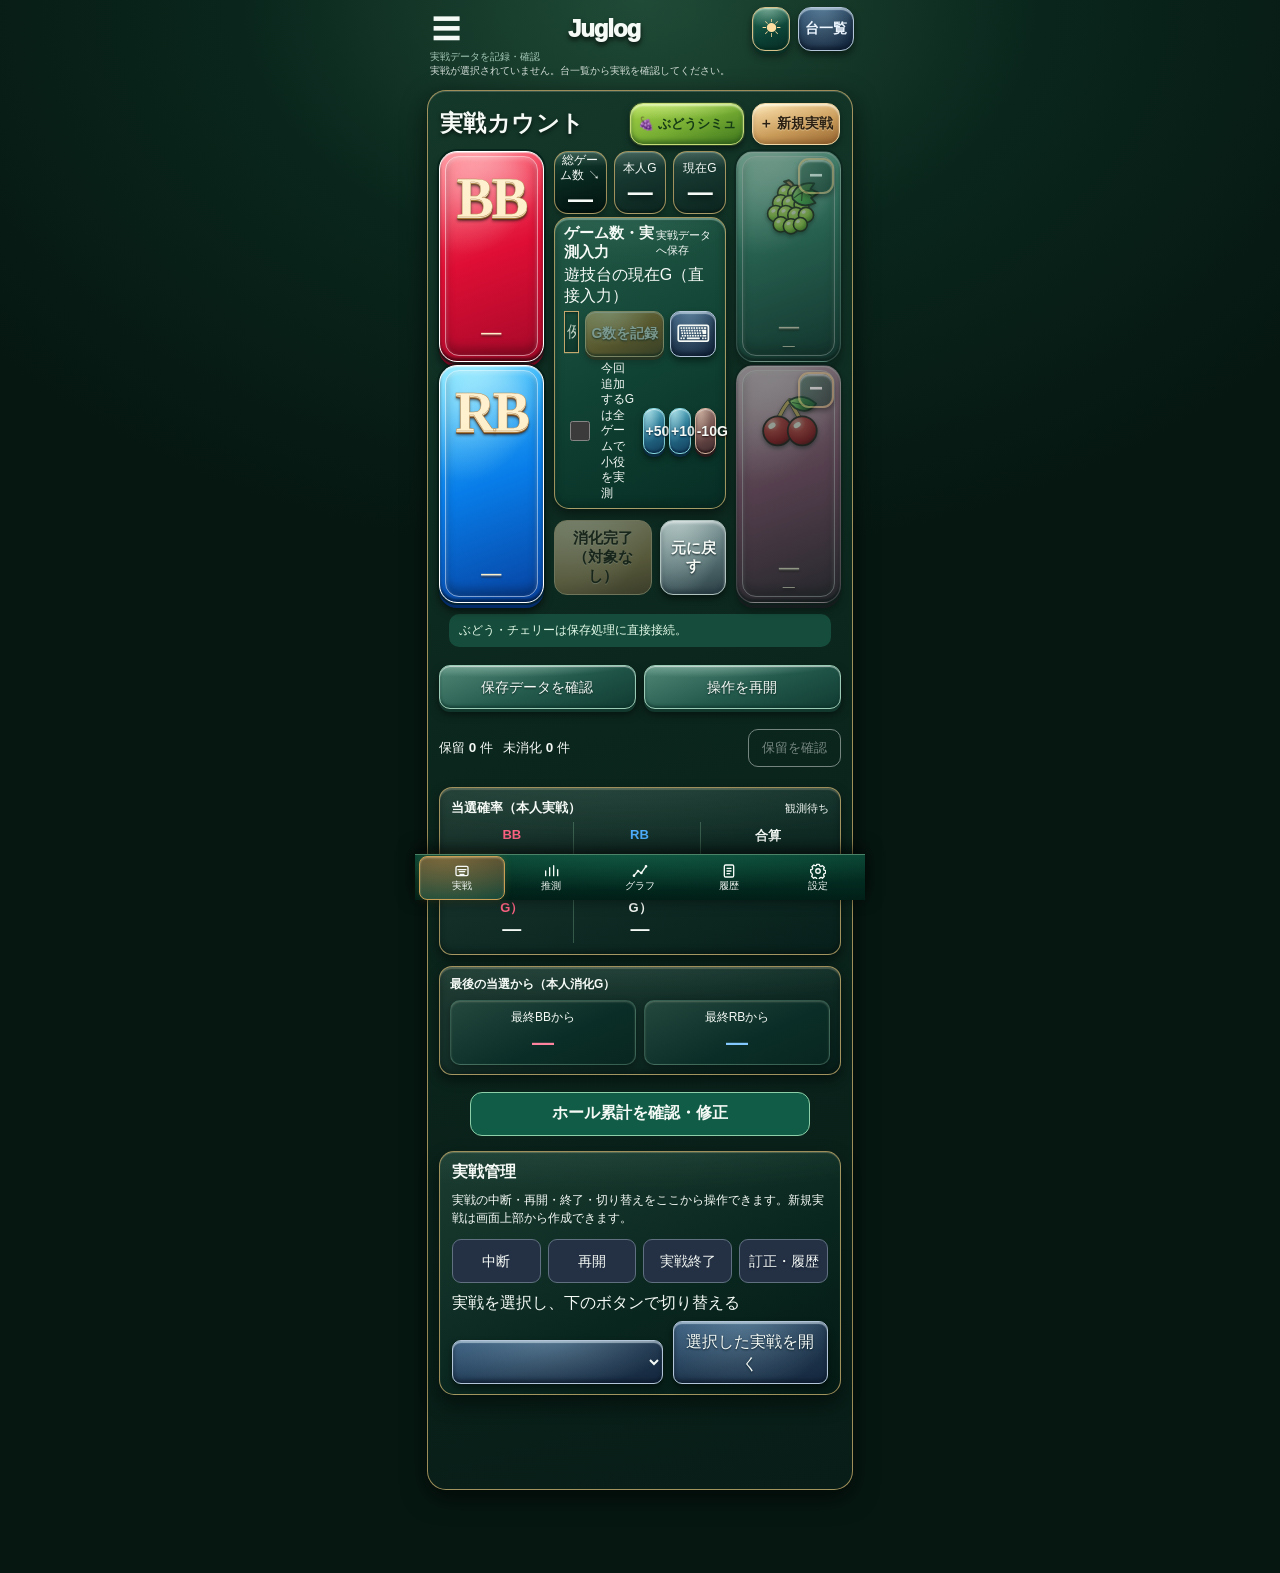
<file: index-stage17-integration-qa.html>
<!DOCTYPE html>

<html lang="ja" data-theme="dark"><head><link rel="manifest" href="manifest.webmanifest"/><link rel="apple-touch-icon" href="icon-192.png"/><meta name="apple-mobile-web-app-capable" content="yes"/><meta name="apple-mobile-web-app-status-bar-style" content="default"/><meta charset="utf-8"/><meta content="width=device-width,initial-scale=1,viewport-fit=cover" name="viewport"/><meta content="#00251b" name="theme-color"/><title>Juglog｜実戦記録</title><style>
:root{color-scheme:dark;font-family:-apple-system,BlinkMacSystemFont,'Hiragino Kaku Gothic ProN','Yu Gothic',sans-serif;color:#f5faf6;font-variant-numeric:tabular-nums}*{box-sizing:border-box}html{background:#071a14}body{margin:0;min-height:100vh;background:radial-gradient(ellipse 65% 560px at 50% 0%,#204b37 0%,#0a261c 48%,#061711 100%)}button,input{font:inherit}button{cursor:pointer;touch-action:manipulation;-webkit-tap-highlight-color:transparent}button:focus-visible,input:focus-visible{outline:2px solid #ffdf95;outline-offset:3px}.shell{margin:auto;min-height:100dvh;padding-bottom:calc(83px + env(safe-area-inset-bottom))}.ios-status{height:32px;padding:5px 16px 0;display:flex;justify-content:space-between;align-items:center;font-size:15px;font-weight:760}.signal{font-size:12px;letter-spacing:1px}.header{height:49px;display:grid;align-items:center}.menu{font-size:29px;color:#f5faf6;border:0;background:none;line-height:1;text-align:left;padding:6px}.logo{text-align:center;font-size:24px;letter-spacing:-.045em;font-weight:950;text-shadow:0 3px 5px #000b;white-space:nowrap}.logo em{font-style:normal;font-size:19px;color:#b9ffbf;letter-spacing:-.04em}.device{color:#edf6ff;font-weight:700;font-size:14px;border:1px solid #b3c6d9;border-radius:13px;min-height:40px;background:radial-gradient(ellipse at 45% -15%,#b0d9ef58,transparent 80%),linear-gradient(160deg,#345778,#213950 55%,#14283f);box-shadow:inset 0 2px 1px #e6f6ff88,inset 0 -3px 4px #0610219e,0 4px 7px #0007}.micro{padding:0 15px 5px;font-size:10px;color:#a5c8b8}.micro b{font-weight:550;color:#d2ddd7}.board{margin:7px 12px 0;padding:12px 11px 11px;border-radius:19px;border:1px solid #70bc9b9c;background:radial-gradient(ellipse 140% 38% at 45% -15%,#227c5980,transparent 84%),linear-gradient(135deg,#063b2b,#022e23 58%,#02261c);box-shadow:inset 0 1px 0 #c9ffe066,inset 0 0 0 1px #001a1299,0 8px 24px #000a}html[data-theme="dark"] #panel-play.board{background:linear-gradient(165deg,#14382a 0%,#0b261d 45%,#081d17 100%);box-shadow:inset 0 1px rgba(255,255,255,.17),0 8px 24px rgba(0,0,0,.62)}.heading{display:flex;align-items:center;justify-content:space-between;margin:0 1px 9px}.heading h1{font-size:23px;letter-spacing:.02em;line-height:1;margin:0;font-weight:900;text-shadow:0 2px 4px #000a}.pill{font-size:12px;color:#effff5;padding:5px 13px;border-radius:30px;border:1px solid #70bd9a77;background:linear-gradient(#14573f,#0a392c);box-shadow:inset 0 1px 0 #d1ffe93a}.statline{display:grid;grid-template-columns:repeat(3,minmax(0,1fr));gap:6px}.stat{border-radius:14px;border:1px solid #719e8b;display:flex;flex-direction:column;align-items:center;justify-content:center;gap:4px;background:linear-gradient(180deg,#ffffff24,transparent 25%),linear-gradient(165deg,#284c41,#15362e 42%,#0b241e);box-shadow:inset 0 1px 1px #d5ffee42,inset 0 -2px 2px #0004,0 3px 5px #0004}.stat small{font-size:12px;color:#f5faf6}.stat strong{font-weight:900;line-height:1;color:#f5faf6;text-shadow:0 3px 5px #0008}.entry{margin-top:8px;border-radius:15px;border:1px solid #73b89591;padding:9px 9px 8px}.entryhead{display:flex;justify-content:space-between;align-items:center;margin-bottom:7px}.entryhead b{font-size:15px}.entryhead span{font-size:11px;color:#f5faf6}.entrycontrols{display:grid;grid-template-columns:minmax(0,1fr) 45px 51px 57px;gap:5px}.entrycontrols input{width:100%;min-width:0;height:40px;padding:0 10px;color:#f5faf6;border:1px solid #73a891;border-radius:10px;background:linear-gradient(#00291f,#004031);box-shadow:inset 0 3px 8px #0008;font-size:15px}.entrycontrols input::placeholder{color:#8eab9e}.action{padding:0;min-width:0;color:#f5faf6;border-radius:10px;border:1px solid #65affc;background:radial-gradient(ellipse at 35% 0%,#5bafff78,transparent 90%),linear-gradient(155deg,#195b9e,#122c65);font-size:12px;font-weight:850;box-shadow:inset 0 1px 1px #f2fdffb6,inset 0 -2px 2px #001c3b,0 3px 5px #0008}.action.add{font-size:14px;border-color:#f2d37e;background:radial-gradient(ellipse at 35% 0%,#7dffd49c,transparent 90%),linear-gradient(150deg,#008e68,#00533f);box-shadow:inset 0 1px 1px #d8ffe3cf,inset 0 -2px 2px #003426,0 3px 5px #0008}.checkbox{display:flex;align-items:center;gap:7px;margin-top:7px;font-weight:650;font-size:11px}.checkbox input{appearance:none;flex:0 0 19px;margin:0;border:1px solid #bfcac6;border-radius:4px;background:linear-gradient(#263b35,#102720);box-shadow:inset 0 2px 3px #0008}.checkbox input:checked{background:#ead48a}.checkbox input:checked:before{content:'✓';color:#00352a;display:block;text-align:center;font-weight:900}.button-grid{margin-top:11px;display:grid;grid-template-columns:repeat(2,minmax(0,1fr));gap:11px 9px}.key{position:relative;min-width:0;height:107px;isolation:isolate;overflow:visible;padding:0;border:1px solid var(--edge);border-radius:18px;background:radial-gradient(ellipse 122% 95% at 23% -22%,var(--light),transparent 75%),linear-gradient(160deg,var(--top) 0%,var(--mid) 49%,var(--bottom) 100%);box-shadow:inset 0 1px 1px #fff9,inset 0 -3px 3px #0008,0 0 0 2px #001c1499,0 5px 0 var(--base),0 8px 8px #0009;text-shadow:0 3px 4px #0008;color:#f5faf6}.key:before{position:absolute;content:'';inset:4px 5px 5px;border-radius:14px;border:1px solid #ffffffa3;box-shadow:inset 0 3px 5px #ffffff77,inset 0 -7px 10px #0004;pointer-events:none}.key:after{position:absolute;content:'';top:5px;left:9px;right:9px;height:35%;border-radius:50% 50% 30% 30%;background:linear-gradient(#fff6,transparent);filter:blur(7px);pointer-events:none}.key.bb{--top:#ff596e;--mid:#df0e35;--bottom:#a40929;--edge:#ff96a0;--light:#ffbfc0;--base:#6b061d}.key.rb{--top:#3dc4ff;--mid:#087de9;--bottom:#07419f;--edge:#69cfff;--light:#c4ffff;--base:#032b69}.key.grape{--top:#48dbad;--mid:#17886a;--bottom:#063d36;--edge:#b9a77e;--light:#ceffe5;--base:#02251c}.key.cherry{--top:#e996b9;--mid:#a8477d;--bottom:#40243d;--edge:#c7ac8b;--light:#ffdeec;--base:#231120}.key .symbol{display:block;position:absolute;left:0;right:0;top:23px;font-size:49px;font-weight:950;letter-spacing:-2px;line-height:1}.key .fruit{height:67px;width:95px;position:absolute;top:10px;left:50%;transform:translateX(-50%);filter:drop-shadow(0 3px 3px #00231a71)}.key .count{position:absolute;left:0;right:0;bottom:9px;font-weight:850;line-height:1.1}.key .count.sep{letter-spacing:0}.key .count i{font-style:normal;font-weight:450;opacity:.9}.cancel{position:absolute;z-index:3;border:2px solid #f4f7f4;border-radius:11px;color:#f5faf6;background:linear-gradient(150deg,#455050,#142021 55%,#060d0f);font-size:25px;font-weight:800;line-height:1;padding:0 0 4px}.key:active{transform:translateY(2px)}.key:active .cancel{transform:translateY(-2px)}.settlement{display:grid;gap:7px;margin-top:12px}.smallstat{height:61px;border-radius:13px;border:1px solid #78ae938a;background:linear-gradient(155deg,#155b43,#042e24);box-shadow:inset 0 1px 1px #d7ffe74f,0 3px 6px #0007;display:flex;flex-direction:column;align-items:center;justify-content:center;gap:2px}.smallstat span{color:#cee0d6;white-space:nowrap}.smallstat strong{font-size:25px;line-height:1;font-weight:900}.complete{min-width:0;border-radius:13px;border:1px solid #ffeeb1;background:radial-gradient(ellipse at 30% -20%,#fffde7,transparent 78%),linear-gradient(#ffe894,#e8b44e);color:#162214;font-size:17px;font-weight:950;text-shadow:0 1px #fff6;box-shadow:inset 0 2px 3px #ffffffbc,inset 0 -3px 4px #91672a7d,0 4px 6px #0007}.rates{margin-top:9px;padding:9px 9px 8px;border:1px solid #65877475;border-radius:13px}.rates-top{display:flex;justify-content:space-between;align-items:baseline;gap:5px}.rates-top b{font-size:13px}.rates-top span{font-size:11px;color:#f5faf6}.rategrid{display:grid;grid-template-columns:repeat(3,minmax(0,1fr));margin-top:5px}.rate{text-align:center;font-size:13px;font-weight:800;border-right:1px solid #87be9c52}.rate:first-child{color:#ff6484}.rate:nth-child(2){color:#4fb0ff}.rate:last-child{border:0;color:#f5faf6}.rate strong{display:block;margin-top:2px;font-size:19px;color:#f5faf6;line-height:1}.footnote{margin:5px 0 0;text-align:center;font-size:9px;letter-spacing:.05em;color:#80b3a0}.bottom{position:fixed;bottom:0;left:50%;transform:translateX(-50%);width:min(100%,450px);height:calc(70px + env(safe-area-inset-bottom));padding:4px 5px env(safe-area-inset-bottom);display:grid;grid-template-columns:repeat(5,minmax(0,1fr));gap:3px;border-top:1px solid #7bc39b9c;background:radial-gradient(ellipse 80% 120% at 50% -40%,#1a7054b2,transparent),linear-gradient(#073c2d,#001f17);box-shadow:0 -4px 17px #000c;z-index:10}.bottom button{color:#f5faf6;border:1px solid transparent;border-radius:13px;background:transparent;display:flex;flex-direction:column;gap:4px;align-items:center;justify-content:center;padding:2px;font-size:12px}.bottom svg{width:23px;height:23px}.bottom button.selected{border-color:#c79e53;color:#f5faf6;background:radial-gradient(ellipse at 30% 0%,#c19d565e,transparent),linear-gradient(#544b2e,#164839);box-shadow:inset 0 1px 2px #ffe5ad6f,0 0 8px #b58d332d}@media(max-width:374px){.board{margin-left:9px;margin-right:9px;padding:10px 9px}.logo em{font-size:17px}.entryhead span{font-size:10px}.checkbox{font-size:10px}.entrycontrols{grid-template-columns:minmax(0,1fr) 42px 47px 52px;gap:4px}.key{height:101px}.key .count{font-size:16px}.complete{font-size:15px}}@media(max-height:780px){.ios-status{height:26px}.header{height:44px}.board{padding-top:9px;padding-bottom:8px}.stat{height:58px}.entry{padding-top:7px;padding-bottom:6px}.key{height:96px}.key .fruit{height:63px}.button-grid{margin-top:8px;row-gap:9px}.settlement{margin-top:9px}.smallstat{height:55px}.rates{margin-top:7px;padding-top:7px;padding-bottom:7px}}@media(prefers-reduced-motion:reduce){}
.key .fruit svg{display:block;width:100%;height:100%}.keywrap{position:relative;min-width:0}.keywrap .key{display:block;width:100%;text-align:center}.button-grid{row-gap:11px}.board{padding-bottom:9px}.footnote{display:none}.rates{padding-top:7px;padding-bottom:7px;background:radial-gradient(ellipse 90% 45% at 50% -15%,#7bab9b2e,transparent),linear-gradient(160deg,#203c33 0%,#102c25 53%,#071f1a);box-shadow:inset 0 2px 1px #f1e6bd3b,inset 0 -3px 6px #0005,0 5px 12px #0007}.stat{height:63px}.entry{padding-top:7px;padding-bottom:6px;background:radial-gradient(ellipse 105% 48% at 40% -23%,#8fddbd37,transparent 83%),linear-gradient(155deg,#235846 0%,#104233 54%,#072d24 100%);box-shadow:inset 0 2px 1px #e1fff15e,inset 0 -3px 9px #00170e65,0 5px 12px #0007}@media(max-width:374px){.keywrap .key{height:99px}}
/* D07F audit remediation: preserve existing button finish */
.entrycontrols input,.entrycontrols .action{min-height:44px}
.cancel{width:44px;height:44px;right:5px;top:5px;border-width:1.5px;border-color:#d7eee3;box-shadow:inset 0 1px 1px #fff9,inset 0 -2px 3px #0009,0 0 0 1px #1745369c,0 3px 5px #000b}
.settlement{grid-template-columns:minmax(0,1fr) minmax(0,3fr) minmax(0,3.5fr)}
.smallstat{min-width:0}.smallstat span{font-size:11px;max-width:100%;overflow:hidden;text-overflow:ellipsis}
.stat strong,.smallstat strong,.key .count{min-width:0;white-space:nowrap;font-variant-numeric:tabular-nums}
.stat strong{font-size:clamp(19px,6.1vw,25px);letter-spacing:-.025em}
.key .count{font-size:clamp(13px,4.6vw,18px);letter-spacing:-.035em}
.key .count i{margin:0 4px}
.checkbox{white-space:normal;min-height:30px;line-height:1.35}.checkbox input{flex-basis:22px;width:22px;height:22px}
@media(max-width:374px){.settlement{grid-template-columns:minmax(0,1fr) minmax(0,3fr) minmax(0,3.6fr);gap:5px}.smallstat span{font-size:10px}.key .symbol{font-size:43px}.key .fruit{width:84px;left:45%}}
@media(max-height:740px){.shell{padding-bottom:calc(88px + env(safe-area-inset-bottom))}}

/* D07F companion tabs: same visual tokens, independent sample data */.shell{max-width:450px;margin-inline:auto}.content{padding:12px 13px 115px}.content .heading{margin-bottom:12px}.section-card{border:1px solid #bca67391;border-radius:20px;background:radial-gradient(ellipse 110% 42% at 45% -13%,#5d9a7c45,transparent 82%),linear-gradient(158deg,#214638 0%,#13372d 52%,#08241d 100%);box-shadow:inset 0 1px 1px #f1eacb63,inset 0 -2px 4px #00130f88,0 7px 17px #00130f71;padding:15px;margin-bottom:12px;min-width:0}.section-title{display:flex;justify-content:space-between;align-items:center;gap:6px;margin:0 0 12px;font-weight:800;font-size:17px}.muted{color:#a2c5b9;font-size:12px}.gold{color:#f5faf6}.pill2{border:1px solid #66887988;background:linear-gradient(150deg,#1b5140,#0a3128);border-radius:100px;padding:6px 10px;color:#e2f6e9;font-size:11px}.metric-grid{display:grid;grid-template-columns:repeat(3,minmax(0,1fr));gap:8px}.metric{min-width:0;text-align:center;border:1px solid #98bda78c;border-radius:14px;background:radial-gradient(ellipse 100% 44% at 45% -14%,#9bd6ba4a,transparent 85%),linear-gradient(150deg,#244d40,#10352d 59%,#08271f);padding:11px 3px}.metric small{display:block;color:#b8d7ca;font-size:11px}.metric strong{display:block;margin-top:3px;font-size:clamp(17px,5vw,23px);white-space:nowrap}.two-col{display:grid;grid-template-columns:repeat(2,minmax(0,1fr));gap:10px}.compact-row{display:flex;align-items:center;justify-content:space-between;gap:12px;padding:10px 0;border-bottom:1px solid #6ea28b33;font-size:13px}.compact-row:last-child{border-bottom:0;padding-bottom:0}.compact-row strong{font-size:16px}.seg{display:flex;gap:5px;background:#031d17;border:1px solid #447e69;border-radius:13px;padding:4px;margin-bottom:12px}.seg button{flex:1;min-height:37px;border:0;border-radius:10px;color:#b9d2c7;background:transparent;font-weight:700}.seg button.active{background:linear-gradient(160deg,#34765c,#124433);color:#f5faf6;box-shadow:inset 0 1px #c4fbe64a}.prob-bars{display:flex;align-items:flex-end;gap:9px;height:170px;padding:18px 6px 28px;border-bottom:1px solid #71a18a61}.prob-col{display:flex;flex:1;min-width:0;position:relative;height:100%;align-items:flex-end}.prob-bar{width:100%;border-radius:8px 8px 0 0;background:linear-gradient(90deg,#1c765a,#68c79e 60%,#25765e);border:1px solid #83e4b8aa;box-shadow:0 -3px 17px #41c39c33}.prob-col:nth-child(2) .prob-bar{background:linear-gradient(90deg,#bb8b2b,#ebd17a,#b8882c);border-color:#fbe7aa}.prob-col:nth-child(3) .prob-bar{background:linear-gradient(90deg,#1e659e,#79bbef,#24649b);border-color:#b0ddff}.prob-col:nth-child(4) .prob-bar{background:linear-gradient(90deg,#a04075,#ef81b4,#a23b77);border-color:#f9abd1}.prob-col:nth-child(5) .prob-bar{background:linear-gradient(90deg,#737a80,#b8c8c0,#5a7d73)}.prob-col:nth-child(6) .prob-bar{background:linear-gradient(90deg,#a46b25,#efb65a,#96551d)}.prob-col label{position:absolute;bottom:-24px;left:0;right:0;text-align:center;color:#cae0d5;font-size:11px}.prob-col em{position:absolute;top:-16px;left:0;right:0;text-align:center;font-style:normal;font-size:10px;color:#d8eacb}.trend-svg{display:block;width:100%;height:auto}.legend{display:flex;justify-content:space-between;gap:8px;font-size:11px;color:#b6d2c3;margin-top:8px}.record{display:flex;gap:10px;padding:12px 0;border-bottom:1px solid #6ea28b30;align-items:center}.record:last-child{border:0}.record-icon{width:44px;height:44px;border:1px solid #789d8d6c;border-radius:12px;display:grid;place-items:center;font-size:13px;font-weight:900;flex:none}.record-icon.bb{color:#ffc7c6;background:#6e1724}.record-icon.rb{color:#bedfff;background:#0d3767}.record-txt{flex:1;min-width:0}.record-txt strong{font-size:14px;display:block}.record-txt span{font-size:11px;color:#a5c5b8;display:block;margin-top:4px}.record-value{text-align:right;font-size:13px;font-weight:800}.chip{font-size:11px;color:#f5faf6;background:#79602244;border:1px solid #b99c6288;border-radius:8px;padding:4px 7px}.settings-row{display:flex;gap:12px;align-items:center;justify-content:space-between;padding:14px 0;border-bottom:1px solid #64978239;font-size:14px}.settings-row:last-child{border:0}.setting-desc{display:block;font-size:11px;color:#9cbcae;margin-top:4px}.toggle{width:47px;height:28px;border:1px solid #72bd9d;border-radius:20px;background:#236c52;position:relative;flex:none}.toggle:after{content:'';position:absolute;top:3px;right:3px;background:#e1fff1;border-radius:50%;width:20px;height:20px;box-shadow:0 2px 5px #0007}.toggle.off{background:#234037;border-color:#60776a}.toggle.off:after{right:auto;left:3px}.demo-note{margin:12px 2px;color:#a5c9b9;font-size:11px}.graph-btn{background:linear-gradient(150deg,#286b51,#0c402f);color:#e8ffef;border:1px solid #79bd9b78;border-radius:11px;min-height:40px;padding:6px 13px;font-size:12px;font-weight:700}.danger-lite{color:#b1c0b9;opacity:.6}.bottom button{cursor:pointer}.bottom button:focus-visible,.seg button:focus-visible,.graph-btn:focus-visible{outline:2px solid #ffdc84;outline-offset:2px}@media(max-width:374px){.content{padding-inline:10px}.section-card{padding:12px}.section-title{font-size:16px}.metric strong{font-size:17px}}@media(prefers-reduced-motion:reduce){*{animation:none!important;transition:none!important}}

/* Dark five-tab design-system finish: additions only, original D07F play graphics remain */
:root { --jc-ink:#f5faf6; --jc-muted:#c1d6ca; --jc-border:#73b89591; --jc-gold:#f5d38a; }
.tab-panel[hidden]{display:none!important}
.content { min-height: 0; }
.content .section-card { overflow:hidden; }
.content .section-title { letter-spacing:.005em; }
.content .metric strong,.content .record-value,.content .compact-row strong {font-variant-numeric:tabular-nums;overflow-wrap:anywhere}
.content .metric-grid {grid-template-columns:repeat(3,minmax(0,1fr));}
.content .metric,.content .record-txt { min-width:0; }
.content .record { min-width:0; }
.content .record-txt span { overflow-wrap:anywhere; }
.content .compact-row {min-width:0;gap:10px}
.content .compact-row>:last-child {text-align:right;min-width:0}
.content .section-card + .section-card { margin-top:10px; }
.bottom button:focus-visible {outline:2px solid #ffdf95;outline-offset:-3px}
.demo-note {line-height:1.55;}
#panel-settings .toggle {opacity:.55}
#panel-settings .settings-row .setting-desc {line-height:1.5}
@media(max-width:374px){.content .section-title {font-size:15px}.content .record-txt strong{font-size:12px}.content .record-txt span{font-size:10px}.content .compact-row{font-size:11px}}
@media(prefers-reduced-motion:reduce){*,*:before,*:after{scroll-behavior:auto!important;transition:none!important;animation:none!important}}


/* D07F shared layout / light appearance only. Dark original unchanged. */
.theme-switch{min-width:38px;min-height:38px;border-radius:13px;border:1px solid #d7c18a;background:radial-gradient(ellipse 90% 56% at 42% 0%,#e8fff06b,transparent 85%),linear-gradient(160deg,#236e55,#0c4336 58%,#072b24);color:#ffdda0;font-size:19px;display:inline-grid;place-items:center;margin-right:5px;box-shadow:inset 0 1px 2px #f1ffe5b0,inset 0 -2px 3px #00281abb,0 3px 0 #083025,0 5px 9px #0007}
.header{grid-template-columns:58px 1fr 130px}.header-right{display:flex;align-items:center;justify-content:flex-end;gap:3px}
.theme-pick{display:flex;gap:7px;justify-content:flex-end;flex-wrap:wrap}.theme-pick button{border-radius:10px;min-height:42px;padding:7px 10px;background:#104d3a;color:#f3fcf7;border:1px solid #6da58a;font-size:12px;font-weight:800}.theme-pick button[aria-pressed=true]{border-color:#e5c879;box-shadow:inset 0 0 0 1px #e5c87970;color:#f5faf6}
html[data-theme=light]{color-scheme:light;background:#eef3ec;color:#173b31}
html[data-theme=light] body{color:#173b31;background:radial-gradient(ellipse 100% 24% at 46% -4%,#e6f4e9,transparent),linear-gradient(150deg,#edf3e9,#f9faf4 70%,#e9f1e9)}
html[data-theme=light] .ios-status,html[data-theme=light] .signal{color:#1e4e3e}
html[data-theme=light] .logo{color:#184735;text-shadow:0 1px 0 #fff}
html[data-theme=light] .logo em{color:#32804f}
html[data-theme=light] .menu{color:#184735}
html[data-theme=light] .micro{color:#527568}
html[data-theme=light] .micro b{color:#224b3d}
html[data-theme=light] .board{background:radial-gradient(ellipse 130% 48% at 40% -20%,#ffffff,transparent),linear-gradient(154deg,#f7fcf7,#e5eee6 68%,#dce8de);border-color:#9bbba9;box-shadow:inset 0 1px 0 #fff,0 7px 22px #315e4427}
html[data-theme=light] .heading h1{color:#204b39;text-shadow:0 1px #fff}
html[data-theme=light] .pill{color:#2e5946;background:linear-gradient(#fff,#dfede1);border-color:#afc8b6;box-shadow:inset 0 1px #fff}
html[data-theme=light] .stat{color:#193f32;border-color:#adc7b5;background:linear-gradient(155deg,#fff,#e4f0e8);box-shadow:inset 0 1px #fff,0 3px 7px #2d584323}
html[data-theme=light] .stat small{color:#527565}
html[data-theme=light] .stat strong{color:#193f32;text-shadow:none}


html[data-theme=light] .entry{background:linear-gradient(155deg,#fff,#e6f1e7);border-color:#a9c9b2;box-shadow:inset 0 1px #fff,0 3px 8px #26563d1d}
html[data-theme=light] .entryhead span{color:#507363}
html[data-theme=light] .entrycontrols input{color:#194330;border-color:#9dbaa8;background:#fff;box-shadow:inset 0 2px 5px #577b6520}
html[data-theme=light] .entrycontrols input::placeholder{color:#648173}
html[data-theme=light] .checkbox input{background:#fff;border-color:#9caf9f;box-shadow:inset 0 1px 2px #9995}
html[data-theme=light] .key{box-shadow:inset 0 1px 1px #fff9,inset 0 -3px 3px #0008,0 0 0 2px #617a6655,0 5px 0 var(--base),0 7px 9px #35574465}
html[data-theme=light] .cancel{border-color:#f5fffa}
html[data-theme=light] .smallstat{color:#214b36;border-color:#a8c5b0;background:linear-gradient(155deg,#fff,#e3efe6);box-shadow:inset 0 1px #fff,0 3px 6px #30573c21}
html[data-theme=light] .smallstat span{color:#4b705e}
html[data-theme=light] .rates{border-color:#a9c7b4;background:linear-gradient(150deg,#fefefe,#e1eee4);box-shadow:inset 0 1px #fff,0 3px 7px #355e451b}
html[data-theme=light] .rates-top span{color:#5a7768}
html[data-theme=light] .rate{border-color:#bbd0c1}
html[data-theme=light] .rate strong{color:#214738}
html[data-theme=light] .rate:last-child{color:#214738}
html[data-theme=light] .footnote{color:#567e6a}
html[data-theme=light] .section-card{background:linear-gradient(155deg,#fff,#f2f8f2 54%,#e8f2ea);border-color:#b5ccbd;box-shadow:inset 0 1px #fff,0 5px 16px #37584019}
html[data-theme=light] .demo-note,html[data-theme=light] .muted,html[data-theme=light] .setting-desc{color:#587b67}
html[data-theme=light] .pill2{color:#38604c;border-color:#b5cdb9;background:linear-gradient(#fff,#e6f2e9)}
html[data-theme=light] .metric{background:linear-gradient(145deg,#ffffff,#e7f2eb);border-color:#b6cebd}
html[data-theme=light] .metric small{color:#527761}
html[data-theme=light] .compact-row,html[data-theme=light] .settings-row,html[data-theme=light] .record{border-color:#99b8a05e}
html[data-theme=light] .seg{background:#e7eee7;border-color:#bbcfbf}
html[data-theme=light] .seg button{color:#516d5c}
html[data-theme=light] .seg button.active{color:#fff;background:linear-gradient(155deg,#3c9273,#17614b)}
html[data-theme=light] .gold{color:#906118}
html[data-theme=light] .chip{color:#815b17;background:#f9edcd;border-color:#dac38c}
html[data-theme=light] .bottom{border-color:#a6c7b3;background:radial-gradient(ellipse 80% 120% at 50% -40%,#fff,transparent),linear-gradient(#ecf4ed,#dceae0);box-shadow:0 -4px 18px #34553e24}
html[data-theme=light] .bottom button{color:#426653}
html[data-theme=light] .bottom button.selected{color:#76551a;border-color:#d0bb86;background:linear-gradient(#fff8df,#efe2bf);box-shadow:inset 0 1px #fff,0 1px 6px #ad9f7330}
html[data-theme=light] .theme-switch{color:#9d6c1d;background:linear-gradient(#fff,#e8f2e7);border-color:#afc9b7}
html[data-theme=light] .theme-pick button{background:#f3faf3;border-color:#b2cbb8;color:#32604b}
html[data-theme=light] .theme-pick button[aria-pressed=true]{background:#f9eecf;color:#815c1d;border-color:#c3a266}
html[data-theme=light] .prob-bars{border-color:#a1bbaa}
html[data-theme=light] .legend{color:#526d5f}
@media(max-width:374px){.header{grid-template-columns:42px 1fr 121px}.theme-switch{min-width:34px;min-height:36px;margin-right:2px}.logo{font-size:22px}}

/* Light Green refinement: preserve dark and four colored keys */
html[data-theme="light"] { background:#e7f0e7; --jgl-keypad-ink:#f5e1b7; }
html[data-theme="light"] body { background:radial-gradient(ellipse 80% 390px at 49% 0%,#c3ddce 0%,#deede3 58%,transparent 100%),linear-gradient(155deg,#e6f2e9 0%,#dbece0 53%,#d0e5d7 100%); }
html[data-theme="light"] .board { background:radial-gradient(ellipse 120% 38% at 42% -16%,#ffffff,transparent 78%),linear-gradient(154deg,#f0faf1 0%,#daeadf 65%,#d1e5d8 100%); border-color:#8caf99;box-shadow:inset 0 1px 0 #fff,0 7px 22px #1b503128; }
html[data-theme="light"] .heading h1,html[data-theme="light"] .section-title { color:#174a31; }
html[data-theme="light"] .pill {background:linear-gradient(160deg,#e4f4e7,#cde6d5);border-color:#8fbca0;color:#1e6240;}
html[data-theme="light"] .stat {background:radial-gradient(ellipse 100% 66% at 45% -18%,#ffffffea,transparent 80%),linear-gradient(160deg,#e6f5e9,#b6d9c8);border-color:#74a28a;box-shadow:inset 0 1px 1px #fff,0 3px 8px #274b3534;}
html[data-theme="light"] .entry {background:radial-gradient(ellipse 115% 57% at 36% -13%,#ffffffe6,transparent 80%),linear-gradient(155deg,#e6f3e9 0%,#c9e2d4 56%,#b7d8c6 100%);border-color:#7daa93;box-shadow:inset 0 1px 1px #fff,inset 0 -2px 3px #7fae9745,0 5px 12px #27503b32;}
html[data-theme="light"] .smallstat {background:linear-gradient(155deg,#e9f7ec,#cfe7d7);border-color:#94bda0;}
html[data-theme="light"] .rates {background:radial-gradient(ellipse 115% 57% at 36% -13%,#ffffffe6,transparent 80%),linear-gradient(155deg,#e6f3e9 0%,#c9e2d4 56%,#b7d8c6 100%);border-color:#7daa93;box-shadow:inset 0 1px 1px #fff,inset 0 -2px 3px #7fae9745,0 5px 12px #27503b32;}
html[data-theme="light"] .section-card {background:radial-gradient(ellipse 112% 42% at 45% -16%,#ffffffd9,transparent 80%),linear-gradient(152deg,#eff8f0 0%,#d6e9dc 56%,#c3dece 100%);border-color:#86ad99;}
html[data-theme="light"] .metric {background:radial-gradient(ellipse 92% 45% at 50% -13%,#ffffffeb,transparent 80%),linear-gradient(150deg,#eef8f0 0%,#d7ebdd 58%,#bfddce 100%);border-color:#86b29b;}
html[data-theme="light"] .pill2 {background:linear-gradient(#ecf9ee,#d8ebdc);border-color:#a0c5ac;color:#286647;}
html[data-theme="light"] .seg {background:#d6e9dc;border-color:#a3c9af;}
html[data-theme="light"] .bottom {background:radial-gradient(ellipse 90% 120% at 50% -50%,#f9fff8,transparent),linear-gradient(#d6eadc,#c3e0cf);border-color:#85b69a;box-shadow:0 -4px 18px #255f3828;}
html[data-theme="light"] .bottom button {color:#315e45;}
html[data-theme="light"] .bottom button.selected {background:linear-gradient(#fff7dc,#e8dfb9);border-color:#bfac77;color:#70541b;}
html[data-theme="light"] .micro, html[data-theme="light"] .footnote {color:#416c54;}
html[data-theme="light"] .theme-switch {background:radial-gradient(ellipse 90% 55% at 40% -8%,#ffffffec,transparent 86%),linear-gradient(155deg,#e0f1ec,#afd3c6 65%,#86b5a4);border-color:#9dbb9d;color:#265b47;box-shadow:inset 0 2px 2px #fff,inset 0 -2px 4px #729b8a77,0 3px 0 #7b9a8d,0 5px 8px #34544545;}

/* Final legibility pass. Geometry and four main keys unchanged. */
html[data-theme="light"] .muted,html[data-theme="light"] .demo-note,html[data-theme="light"] .setting-desc{color:#315740;}
html[data-theme="light"] .legend,html[data-theme="light"] .metric small{color:#315841;}
html[data-theme="light"] .prob-col{color:#244b36;}
html[data-theme="light"] .prob-col .prob-val,html[data-theme="light"] .prob-col strong,html[data-theme="light"] .prob-col small{color:#1e4730;opacity:1;}
html[data-theme="light"] .prob-bars{border-color:#7da98c;}
html[data-theme="light"] .trend-svg g[fill] text{fill:#29543d;font-weight:700;}
html[data-theme="light"] .trend-svg g[stroke] path{stroke:#648e77;stroke-opacity:.63;}
html[data-theme="dark"] .trend-svg g[fill] text{fill:#d0e6d8;font-weight:650;}
html[data-theme="dark"] .trend-svg g[stroke] path{stroke:#9db9a7;stroke-opacity:.44;}
html[data-theme="light"] .footnote{color:#315d43;}
.settlement .complete:disabled{opacity:.45;filter:grayscale(.4);cursor:not-allowed;box-shadow:none!important}

/* Phase 8 iOS input usability: prevent focus auto-zoom; preserve user pinch zoom. */
#p8-ledger-finance input,#p8-ledger-finance select,#p8-ledger-card input,#p8-ledger-card select,#p8-hall-observation input,.entrycontrols input{font-size:16px!important;}

/* Phase 9: make backup operations disclosure identifiable as an interactive control. */
#p8-data-tools .p8-legacy-tools{margin-top:12px}
#p8-data-tools .p8-legacy-tools>summary{display:flex;align-items:center;justify-content:space-between;gap:12px;min-height:48px;padding:12px 14px;border:1px solid #a4c8f2;border-radius:11px;color:#f5faf6;font-size:15px;font-weight:800;cursor:pointer;background:linear-gradient(150deg,#326c9e,#15395d);box-shadow:inset 0 1px 1px #ffffff55,0 3px 8px #0004;list-style:none;-webkit-tap-highlight-color:transparent}
#p8-data-tools .p8-legacy-tools>summary::-webkit-details-marker{display:none}
#p8-data-tools .p8-legacy-tools>summary:focus-visible{outline:3px solid #ffdf95;outline-offset:3px}
#p8-data-tools .p8-legacy-tools>summary:hover{filter:brightness(1.12)}
#p8-data-tools .p8-legacy-tools .p8-disclosure-closed,#p8-data-tools .p8-legacy-tools .p8-disclosure-open{font-weight:800;font-size:13px;white-space:nowrap}
#p8-data-tools .p8-legacy-tools .p8-disclosure-open{display:none}
#p8-data-tools .p8-legacy-tools[open] .p8-disclosure-closed{display:none}
#p8-data-tools .p8-legacy-tools[open] .p8-disclosure-open{display:inline}
#p8-data-tools .p8-legacy-tools[open]>summary{border-color:#d9ba70;background:linear-gradient(150deg,#23664f,#114235)}
#p8-data-tools .p8-legacy-tools>.p8-session-buttons{margin-top:10px}

/* Stage11 candidate: keep the quick-add and small-role figures visible on the main controls. */
.quick-game-actions{display:grid;grid-template-columns:minmax(0,1.35fr) 1fr 1fr;gap:6px;margin-top:8px}
.quick-game-actions button{min-height:42px;padding:5px 3px;font-size:13px}
.key .key-rate{position:absolute;bottom:-1px;left:0;right:0;display:block;font-size:12px;font-weight:800;line-height:1;color:#f5faf6;text-shadow:0 2px 3px #000}
.key.grape .count,.key.cherry .count{bottom:18px}
.p8-measure{padding:12px 0 5px;margin-top:8px}


/* Stage11 UI-011: total G acts as an input shortcut; does not affect saved events. */
.stat-jump-total{appearance:none;-webkit-appearance:none;font:inherit;color:inherit;width:100%;min-width:0;padding:0;cursor:pointer;touch-action:manipulation;background:linear-gradient(180deg,#ffffff2b,transparent 24%),linear-gradient(165deg,#174234 0%,#08271e 46%,#02130f 100%)}
.stat-jump-total:focus-visible{outline:3px solid #89d7ff;outline-offset:2px}
#p8-hall-form input[name="totalG"]{scroll-margin-top:84px;scroll-margin-bottom:160px}

/* Stage11: restore P31 fruit correction control on the main D07F buttons. */
.button-grid .keywrap{position:relative;min-width:0}
.button-grid .keywrap>.key{width:100%}
.button-grid .fruit-minus{position:absolute;z-index:5;right:7px;top:7px;min-width:36px;min-height:36px;border:2px solid #f4f7f4;border-radius:11px;color:#f5faf6;background:linear-gradient(150deg,#455050,#142021 55%,#060d0f);box-shadow:inset 0 2px 2px #ffffff9c,0 3px 5px #000b;font-size:24px;font-weight:800;line-height:1;padding:0 0 3px;touch-action:manipulation}
.button-grid .fruit-minus:disabled{opacity:.5}

/* 工程11: 収支・会員カードUIは一時非表示。保存/履歴は維持。 */
.p8-ledger-panel[hidden]{display:none!important;}

/* Stage 11: optional initial hall observation modal; no ledger changes. */
#p8-hall-open{display:block;width:100%;margin:14px 0 2px;min-height:44px;color:#f5faf6;background:#115c46;border:1px solid #8ccfa8;border-radius:12px;font-weight:750}
#p8-hall-dialog{width:min(94vw,450px);max-height:calc(100dvh - 32px);overflow:auto;overscroll-behavior:contain;margin:auto;padding:12px;border:1px solid #83c5a6;border-radius:18px;background:#053529;color:#f7fff9;box-shadow:0 18px 55px #000a}
#p8-hall-dialog::backdrop{background:#001b14cb}
#p8-hall-dialog .p8-hall-panel{margin:0;padding:12px 9px;border:0;box-shadow:none;background:transparent}
#p8-hall-skip{display:block;width:100%;min-height:48px;margin-top:12px;border:1px solid #82b9a1;border-radius:11px;background:#233949;color:#f5faf6;font-weight:700}
#p8-hall-dialog .p8-hall-fields input{font-size:16px}

/* Stage 11 UX: put the one primary session-creation action above the counter. */
.p8-counter-heading{display:flex;align-items:center;justify-content:space-between;gap:8px;margin-bottom:12px}.p8-counter-heading h1{min-width:0;white-space:nowrap;font-size:clamp(19px,5vw,23px)}
#p8-create-session{flex-shrink:0;min-height:42px;padding:7px 12px;border-radius:13px;border:1px solid #f0d7a5;background:linear-gradient(165deg,#fff0c6 0%,#e9c78e 22%,#c99b59 58%,#94632f 100%);color:#2c2113;font-weight:800;font-size:clamp(13px,3.7vw,16px);white-space:nowrap;cursor:pointer;box-shadow:inset 0 2px 2px #fffff2ab,inset 0 -3px 4px #5a321245,0 3px 7px #0005;text-shadow:0 1px 1px #fff5d275}
#p8-create-session:focus-visible{outline:3px solid #90dbfb;outline-offset:3px}
html[data-theme="light"] #panel-play.board{background:radial-gradient(ellipse 120% 32% at 42% -10%,#ffffffd8,transparent 85%),linear-gradient(154deg,#f5fbf5 0%,#dceee2 60%,#d0e4d7 100%);border-color:#8caf9b;box-shadow:inset 0 1px 0 #ffffffed,inset 0 -2px 5px #799f8c22,0 10px 24px #28593c2b}
html[data-theme="light"] #panel-play .stat-jump-total{background:radial-gradient(ellipse 95% 55% at 50% -18%,#bbf2dc69,transparent 90%),linear-gradient(160deg,#38856d 0%,#286e57 49%,#164d3c 100%);border-color:#bda46f;box-shadow:inset 0 2px 1px #e4fff6b0,inset 0 -3px 4px #0b3a2e77,0 3px 7px #274b3538;color:#fff6df}
html[data-theme="light"] #panel-play .stat-jump-total small,html[data-theme="light"] #panel-play .stat-jump-total strong{color:#fff5df}
</style><link rel="stylesheet" href="stage16-main.css?v=stage16-CSS-repair-C6-white-20261119"></head><body>
<dialog id="jgl15-keypad-dialog" aria-label="ゲーム数テンキー"><div class="jgl15-keypad-title">現在Gを入力</div><output id="jgl15-keypad-value" aria-live="polite">—</output><div class="jgl15-keypad-grid"><button type="button" data-jgl15-digit="1">1</button><button type="button" data-jgl15-digit="2">2</button><button type="button" data-jgl15-digit="3">3</button><button type="button" data-jgl15-digit="4">4</button><button type="button" data-jgl15-digit="5">5</button><button type="button" data-jgl15-digit="6">6</button><button type="button" data-jgl15-digit="7">7</button><button type="button" data-jgl15-digit="8">8</button><button type="button" data-jgl15-digit="9">9</button><button type="button" data-jgl15-digit="C">C</button><button type="button" data-jgl15-digit="0">0</button><button type="button" data-jgl15-digit="⌫">⌫</button></div><div class="jgl15-keypad-actions"><button type="button" id="jgl15-keypad-cancel">閉じる</button><button type="button" id="jgl15-keypad-apply">入力欄に反映</button></div></dialog><div class="shell"><header class="header"><button aria-label="メニュー" class="menu" type="button">☰</button><div class="logo">Juglog</div><div class="header-right"><button aria-label="ライトテーマに切替" class="theme-switch" id="themeQuick" type="button">☀</button><button class="device" type="button">台一覧</button></div></header><div class="micro">実戦データを記録・確認<br/><b id="p31-connection">実戦データを読み込み中</b></div>
<main aria-labelledby="tab-play" class="board tab-panel" data-tab="play" id="panel-play" role="tabpanel"><div class="heading p8-counter-heading"><h1>実戦カウント</h1><button type="button" id="jgl15-grape-open" aria-controls="jgl15-grape-panel" aria-expanded="false">🍇 ぶどうシミュ</button><button type="button" id="p8-create-session">＋ 新規実戦</button></div><section aria-label="ゲーム数" class="statline"><button type="button" class="stat stat-jump-total" id="jump-hall-total" aria-label="総ゲーム数。タップして累計ゲーム数の入力欄へ移動" title="累計ゲーム数を入力"><small>総ゲーム数 <span aria-hidden="true">↘</span></small><strong id="live-total">—</strong></button><div class="stat"><small>本人G</small><strong id="live-personal">—</strong></div><div class="stat"><small>現在G</small><strong id="live-current">—</strong></div></section><section class="entry"><div class="entryhead"><b>ゲーム数・実測入力</b><span>実戦データへ保存</span></div><div class="p8-games-form"><label for="p8-games">遊技台の現在G（直接入力）</label><div class="v122-game-entry-line"><input id="p8-games" type="tel" inputmode="numeric" pattern="[0-9]*" enterkeyhint="done" autocomplete="off" maxlength="7" aria-describedby="stage14-input-feedback" placeholder="例：333"><button class="action add" id="p8-games-submit" type="button">G数を記録</button><button type="button" id="jgl15-keypad-open" aria-label="テンキーを開く" aria-haspopup="dialog" aria-controls="jgl15-keypad-dialog">⌨</button></div><p id="stage14-input-feedback" role="status" aria-live="polite" class="stage14-input-feedback"></p><label class="p8-measure"><input id="p8-measured" type="checkbox">今回追加するGは全ゲームで小役を実測</label><div class="quick-game-actions"><button class="action" id="p8-quick50" type="button">+50G</button><button class="action" id="p8-quick100" type="button">+100G</button><button class="action" id="p8-stage14-minus10" type="button" title="直近のゲーム数記録から10Gを訂正">-10G</button></div></div></section>
<section aria-label="4種のカウントボタン" class="button-grid"><div class="keywrap"><button class="key bb" data-p31="bbBtn" type="button"><span class="symbol">BB</span><span class="count" id="live-bb">—</span></button></div><div class="keywrap"><button class="key rb" data-p31="rbBtn" type="button"><span class="symbol">RB</span><span class="count" id="live-rb">—</span></button></div><div class="keywrap"><button class="key grape" data-p31="grapeBtn" type="button"><span class="fruit"><svg aria-hidden="true" class="fruit-icon" viewbox="0 0 112 92" xmlns="http://www.w3.org/2000/svg"><defs><radialgradient cx=".32" cy=".26" id="berry-g" r=".86"><stop stop-color="#d6ff4d"></stop><stop offset=".46" stop-color="#94ed12"></stop><stop offset=".8" stop-color="#52b300"></stop><stop offset="1" stop-color="#2c6e0c"></stop></radialgradient><lineargradient id="leaf-g" x1="0" x2="1" y1="0" y2="1"><stop stop-color="#c4ff61"></stop><stop offset=".55" stop-color="#2cda29"></stop><stop offset="1" stop-color="#097b2d"></stop></lineargradient></defs><g stroke-linejoin="round"><path d="M58 18Q55 7 48 4L56 2Q66 8 67 21" fill="#c78c40" stroke="#28301a" stroke-width="2.9"></path><circle cx="51" cy="22" fill="url(#berry-g)" r="13" stroke="#28301a" stroke-width="2.5"></circle><ellipse cx="47.3" cy="17.5" fill="#f5ffe7" opacity=".88" rx="3.6" ry="2.6" transform="rotate(-27 47.3 17.5)"></ellipse><circle cx="67" cy="23" fill="url(#berry-g)" r="13" stroke="#28301a" stroke-width="2.5"></circle><ellipse cx="63.3" cy="18.5" fill="#f5ffe7" opacity=".88" rx="3.6" ry="2.6" transform="rotate(-27 63.3 18.5)"></ellipse><circle cx="43" cy="38" fill="url(#berry-g)" r="13" stroke="#28301a" stroke-width="2.5"></circle><ellipse cx="39.3" cy="33.5" fill="#f5ffe7" opacity=".88" rx="3.6" ry="2.6" transform="rotate(-27 39.3 33.5)"></ellipse><circle cx="58" cy="39" fill="url(#berry-g)" r="13" stroke="#28301a" stroke-width="2.5"></circle><ellipse cx="54.3" cy="34.5" fill="#f5ffe7" opacity=".88" rx="3.6" ry="2.6" transform="rotate(-27 54.3 34.5)"></ellipse><circle cx="76" cy="41" fill="url(#berry-g)" r="12" stroke="#28301a" stroke-width="2.5"></circle><ellipse cx="72.3" cy="36.5" fill="#f5ffe7" opacity=".88" rx="3.4" ry="2.4" transform="rotate(-27 72.3 36.5)"></ellipse><circle cx="35" cy="55" fill="url(#berry-g)" r="13" stroke="#28301a" stroke-width="2.5"></circle><ellipse cx="31.3" cy="50.5" fill="#f5ffe7" opacity=".88" rx="3.6" ry="2.6" transform="rotate(-27 31.3 50.5)"></ellipse><circle cx="51" cy="55" fill="url(#berry-g)" r="13" stroke="#28301a" stroke-width="2.5"></circle><ellipse cx="47.3" cy="50.5" fill="#f5ffe7" opacity=".88" rx="3.6" ry="2.6" transform="rotate(-27 47.3 50.5)"></ellipse><circle cx="67" cy="58" fill="url(#berry-g)" r="13" stroke="#28301a" stroke-width="2.5"></circle><ellipse cx="63.3" cy="53.5" fill="#f5ffe7" opacity=".88" rx="3.6" ry="2.6" transform="rotate(-27 63.3 53.5)"></ellipse><circle cx="83" cy="57" fill="url(#berry-g)" r="12" stroke="#28301a" stroke-width="2.5"></circle><ellipse cx="79.3" cy="52.5" fill="#f5ffe7" opacity=".88" rx="3.4" ry="2.4" transform="rotate(-27 79.3 52.5)"></ellipse><circle cx="43" cy="72" fill="url(#berry-g)" r="12" stroke="#28301a" stroke-width="2.5"></circle><ellipse cx="39.3" cy="67.5" fill="#f5ffe7" opacity=".88" rx="3.4" ry="2.4" transform="rotate(-27 39.3 67.5)"></ellipse><circle cx="59" cy="75" fill="url(#berry-g)" r="12" stroke="#28301a" stroke-width="2.5"></circle><ellipse cx="55.3" cy="70.5" fill="#f5ffe7" opacity=".88" rx="3.4" ry="2.4" transform="rotate(-27 55.3 70.5)"></ellipse><circle cx="74" cy="72" fill="url(#berry-g)" r="11" stroke="#28301a" stroke-width="2.5"></circle><ellipse cx="70.3" cy="67.5" fill="#f5ffe7" opacity=".88" rx="3.1" ry="2.2" transform="rotate(-27 70.3 67.5)"></ellipse><path d="M61 26Q69 4 96 7L90 16L103 22L91 30L98 38Q76 48 62 32Z" fill="url(#leaf-g)" stroke="#19341d" stroke-width="2.9"></path><path d="M64 30Q77 18 93 18M77 21L76 34M81 20L94 28" fill="none" stroke="#145d13" stroke-linecap="round" stroke-width="1.9"></path></g></svg></span><span class="count" id="live-grape">—</span><span class="key-rate" id="live-grape-key-rate">—</span></button><button type="button" class="fruit-minus" data-fruit-minus="grape" aria-label="直近のぶどう記録を1回取り消す">−</button></div><div class="keywrap"><button class="key cherry" data-p31="cherryBtn" type="button"><span class="fruit"><svg aria-hidden="true" class="fruit-icon" viewbox="0 0 112 92" xmlns="http://www.w3.org/2000/svg"><defs><radialgradient cx=".31" cy=".23" id="cherry-red" r=".85"><stop stop-color="#ff9790"></stop><stop offset=".36" stop-color="#ff252b"></stop><stop offset=".78" stop-color="#d60015"></stop><stop offset="1" stop-color="#7a0010"></stop></radialgradient><lineargradient id="leaf-c" x1="0" x2="1" y1="0" y2="1"><stop stop-color="#b8ff4e"></stop><stop offset=".5" stop-color="#34cb28"></stop><stop offset="1" stop-color="#0b6e22"></stop></lineargradient></defs><g stroke-linejoin="round"><path d="M57 12Q47 22 37 45M57 12Q65 27 76 45" fill="none" stroke="#302119" stroke-linecap="round" stroke-width="7"></path><path d="M57 12Q47 22 37 45M57 12Q65 27 76 45" fill="none" stroke="#ecad35" stroke-linecap="round" stroke-width="5.2"></path><circle cx="38" cy="60" fill="url(#cherry-red)" r="23" stroke="#32181b" stroke-width="2.8"></circle><circle cx="77" cy="60" fill="url(#cherry-red)" r="23" stroke="#32181b" stroke-width="2.8"></circle><ellipse cx="29" cy="52" fill="#fff6e8" rx="6.1" ry="4.2" transform="rotate(-30 29 52)"></ellipse><ellipse cx="69" cy="51" fill="#fff6e8" rx="6" ry="4" transform="rotate(-30 69 51)"></ellipse><path d="M56 12Q78 -2 99 17Q86 35 66 24Q59 20 56 12Z" fill="url(#leaf-c)" stroke="#1d351f" stroke-width="2.7"></path><path d="M61 15Q76 18 89 20" fill="none" stroke="#11651e" stroke-width="1.8"></path></g></svg></span><span class="count" id="live-cherry">—</span><span class="key-rate" id="live-cherry-key-rate">—</span></button><button type="button" class="fruit-minus" data-fruit-minus="cherry" aria-label="直近のチェリー記録を1回取り消す">−</button></div></section>
<section class="settlement"><button class="complete" type="button" data-p31="quickComplete" disabled aria-label="消化完了できるボーナスはありません">消化完了（対象なし）</button><button class="complete" type="button" data-p31="undoBtn">元に戻す</button></section><section class="p8-bonus-state" aria-label="ボーナス保留の状態"><span>保留 <strong id="p8-pending-count">—</strong> 件</span><span>未消化 <strong id="p8-uncompleted-count">—</strong> 件</span><button type="button" id="p8-review-open" disabled>保留を確認</button></section><section class="rates"><div class="rates-top"><b>当選確率（本人実戦）</b><span id="live-prob-base">観測待ち</span></div><div class="rategrid"><div class="rate">BB<strong id="live-bb-rate">—</strong></div><div class="rate">RB<strong id="live-rb-rate">—</strong></div><div class="rate">合算<strong id="live-combined-rate">—</strong></div></div><div class="rategrid"><div class="rate">ぶどう（本人実測G）<strong id="live-grape-rate">—</strong></div><div class="rate">チェリー（本人実測G）<strong id="live-cherry-rate">—</strong></div></div></section><section class="p8-last-gap" aria-label="最後のボーナスからの経過ゲーム数"><h2>最後の当選から（本人消化G）</h2><div class="p8-last-gap-grid"><div><span>最終BBから</span><strong id="p8-since-bb">—</strong></div><div><span>最終RBから</span><strong id="p8-since-rb">—</strong></div></div></section><div class="footnote">Juglog · 実戦記録</div><section class="p8-hall-panel" aria-label="ホール累計の観測値"><h2>ホール累計データ</h2><p>店舗表示の累計値を記録します。本人消化Gとは別に管理されます。</p><form id="p8-hall-form"><div class="p8-hall-fields"><label>累計ゲーム数<input inputmode="numeric" type="number" min="0" name="totalG" placeholder="不明なら空欄"></label><label>現在G<input inputmode="numeric" type="number" min="0" name="currentG" placeholder="不明なら空欄"></label><label>累計BB<input inputmode="numeric" type="number" min="0" name="bb" placeholder="不明なら空欄"></label><label>累計RB<input inputmode="numeric" type="number" min="0" name="rb" placeholder="不明なら空欄"></label></div><button type="submit">ホール観測値を確認・保存</button></form><p id="p8-hall-status" role="status" aria-live="polite"></p></section><section class="p8-ledger-panel" aria-label="収支・会員カード" hidden data-stage11-deferred="true"><h2>収支・会員カード</h2><p>現金収支とメダル・カードの残高は別々に記録します。</p><div id="p8-ledger-summary" role="status">記録を取得中…</div>
<form id="p8-ledger-finance"><h3>収支・メダルを記録</h3><label>種別<select name="type"><option value="CASH_INVESTED">現金投資（円）</option><option value="CASH_RECOVERED">現金回収（円）</option><option value="MEDALS_INSERTED">投入枚数（枚）</option><option value="MEDALS_PAID_OUT">獲得枚数（枚）</option><option value="MEDALS_BALANCE_OBSERVED">持ちメダル実測（枚）</option><option value="NET_MEDALS_OBSERVED">累計差枚の実測（枚・マイナス可）</option></select></label><label>金額／枚数<input type="number" inputmode="numeric" name="amount" step="1" required></label><button type="submit">内容を確認して記録</button></form>
<form id="p8-ledger-card"><h3>会員カードを記録</h3><p id="p8-ledger-store">店舗：—</p><label>カード名<input type="text" name="cardLabel" maxlength="60" value="会員カード"></label><label>種別<select name="type"><option value="CARD_DEPOSIT">貯メダル入庫</option><option value="CARD_WITHDRAWAL">貯メダル引出</option><option value="CARD_BALANCE_OBSERVED">貯メダル残高の実測</option></select></label><label>枚数<input type="number" inputmode="numeric" name="amount" min="0" step="1" required></label><button type="submit">内容を確認して記録</button></form><p id="p8-ledger-status" role="status" aria-live="polite"></p></section><section class="p8-session-actions" aria-label="実戦の管理"><h2>実戦管理</h2><p>実戦の中断・再開・終了・切り替えをここから操作できます。新規実戦は画面上部から作成できます。</p><div class="p8-session-buttons"><button type="button" data-p8-session-action="pause">中断</button><button type="button" data-p8-session-action="resume">再開</button><button type="button" data-p8-session-action="close">実戦終了</button><button type="button" data-p8-native-nav="historyRows" data-p8-native-tab="history">訂正・履歴</button></div><div class="p8-session-switch"><label for="p8-session-select">実戦を選択し、下のボタンで切り替える</label><select id="p8-session-select" aria-label="実戦の選択"><option value="">読み込み中</option></select><button type="button" id="p8-session-switch-btn">選択した実戦を開く</button></div><p id="p8-session-status" role="status" aria-live="polite"></p></section><section class="jgl15-grape-panel" id="jgl15-grape-panel" hidden aria-label="ぶどう逆算シミュレーター"><h2>🍇 ぶどう逆算シミュレーター</h2><div class="jgl15-mode-row"><span id="jgl15-mode-label">チェリー狙い</span><div class="jgl15-mode-buttons" role="group" aria-labelledby="jgl15-mode-label"><button type="button" id="jgl15-cherry-off" class="is-selected" aria-pressed="true">OFF</button><button type="button" id="jgl15-cherry-on" aria-pressed="false">ON</button></div></div><p class="jgl15-help" id="jgl15-mode-note">OFF：通常時適当打ち・全G3枚掛け換算。ボーナス成立後の1枚掛けは補正しません。</p><p class="jgl15-help">着席前の参考逆算です。チェリーON/OFFで計算条件を切替できます。本人実測・設定推測には加算しません。</p><div class="jgl15-sim-grid"><label>計算対象の機種<select id="jgl15-machine" aria-label="ぶどう逆算の対象機種"></select><small id="jgl15-machine-note" class="jgl15-machine-note"></small></label><label>当日総ゲーム数<input id="jgl15-total" type="number" min="1" step="1" inputmode="numeric" placeholder="例：4500"></label><label>BB回数<input id="jgl15-bb" type="number" min="0" step="1" inputmode="numeric" placeholder="例：19"></label><label>RB回数<input id="jgl15-rb" type="number" min="0" step="1" inputmode="numeric" placeholder="例：16"></label><label>当日実差枚（±枚）<input id="jgl15-net" type="number" step="1" inputmode="numeric" placeholder="例：850"></label><label>データ取得元<select id="jgl15-source"><option value="hall">現地表示機</option><option value="site">データサイト</option></select></label><label>読み取り誤差<select id="jgl15-margin"><option value="50">±50枚</option><option value="100" selected>±100枚</option><option value="200">±200枚</option></select></label></div><label class="jgl15-confirm"><input id="jgl15-baseline" type="checkbox">当日0枚基準の差枚と確認した</label><label class="jgl15-confirm"><input id="jgl15-scope" type="checkbox">当日のBB・RB込みの実差枚と確認した</label><button type="button" id="jgl15-sim-calc">参考逆算する</button><div id="jgl15-sim-result" aria-live="polite">未計算です。</div><p class="jgl15-help">総G・BB/RB・差枚から推定する参考値です。ONは成立後1BET・平均1G/ボーナスを仮定（そのGが表示総Gに含まれる想定）。ぶどう抜きは補正しません。設定ごとの確率・機種差や表示機の仕様は検証中です。参考幅は信頼区間ではありません。結果は保存されません。</p></section></main><main aria-labelledby="tab-guess" class="board content tab-panel" data-tab="guess" hidden="" id="panel-guess" role="tabpanel"><div class="heading"><h1>設定推測</h1><span class="pill">データ表示</span></div><section class="section-card"><h2 class="section-title">実測・観測データ</h2><div id="p8-guess-summary" class="p8-dataview" aria-live="polite">実戦データを読み込み中</div><p class="muted">設定1〜6の割合は参考推測です。BB・RBは有効なホール累計観測を優先し、小役を含む推測は本人実戦の実測範囲だけを使います。結果は実際の設定を保証しません。</p></section>
<section class="section-card p8-reference" aria-labelledby="p8-ref-heading">
 <h2 class="section-title" id="p8-ref-heading">機種別確率表 <span class="pill2">実戦なしで閲覧可</span></h2>
 <label for="p8-ref-machine" class="p8-ref-label">表示する機種</label>
 <select id="p8-ref-machine" aria-label="確率表の機種"></select>
 <p id="p8-ref-notice" class="muted" aria-live="polite"></p>
 <div class="p8-ref-scroll" tabindex="0" role="region" aria-label="設定別確率の一覧（横スクロール可）">
  <table class="p8-ref-table"><thead><tr><th scope="col">設定</th><th scope="col">BB</th><th scope="col">RB</th><th scope="col">ぶどう</th><th scope="col" id="p8-ref-cherry-heading">非重複<br>チェリー</th></tr></thead><tbody id="p8-ref-rows"></tbody></table>
 </div>
 <p class="p8-ref-foot" id="p8-ref-source"></p>
 <p class="p8-ref-foot">「—」は出典・定義未確認のため未掲載です。小役値はメーカー公表値ではありません。閲覧する機種の変更は実戦記録に影響しません。</p>
</section></main><main aria-labelledby="tab-graph" class="board content tab-panel" data-tab="graph" hidden="" id="panel-graph" role="tabpanel"><div class="heading"><h1>グラフ</h1><span class="pill">データ表示</span></div><section class="section-card" hidden data-stage14-deferred="bonus-cumulative"><h2 class="section-title">補助：BB・RB当選の累積推移</h2><div id="p8-graph-content" class="p8-dataview" aria-live="polite">実戦データを読み込み中</div><p class="muted">この補助グラフのみ横軸は当選イベント順です。上の推定差枚グラフは本人Gを基準にしています。</p></section></main><main aria-labelledby="tab-history" class="board content tab-panel" data-tab="history" hidden="" id="panel-history" role="tabpanel"><div class="heading"><h1>履歴</h1><span class="pill">データ表示</span></div><section class="section-card"><h2 class="section-title">実戦一覧・イベント詳細</h2><div id="p8-history-content" class="p8-dataview" aria-live="polite">実戦データを読み込み中</div><p class="muted">実戦一覧と履歴を表示します。個別の取消・復元は履歴内の操作から行えます。</p></section></main><main aria-labelledby="tab-settings" class="board content tab-panel" data-tab="settings" hidden="" id="panel-settings" role="tabpanel"><div class="heading"><h1>設定</h1><span class="pill">データ管理</span></div><p class="demo-note" style="margin-top:-3px">テーマの変更と記録データの管理を行えます。復元には安全上の制限があります。利用できない項目は操作できません。</p>
<section class="section-card"><h2 class="section-title">表示設定 <span class="pill2">テーマ</span></h2><div class="settings-row"><div><label for="p8-wake-lock-enabled" style="font-weight:700">実戦中は画面を消灯しない</label><span class="setting-desc">実戦タブを表示している間だけ有効。端末や省電力設定によって動作しない場合があります。</span><span id="p8-wake-lock-status" class="setting-desc" role="status" aria-live="polite">OFF</span></div><input type="checkbox" id="p8-wake-lock-enabled" aria-label="実戦中は画面を消灯しない" style="width:22px;height:22px;flex:none;accent-color:#64c99b"></div><div class="settings-row"><div>カラーテーマ<span class="setting-desc">5タブすべてを同時に切替</span></div><div class="theme-pick" role="group" aria-label="カラーテーマ"><button type="button" data-theme-choice="dark" aria-pressed="true">☾ ダーク</button><button type="button" data-theme-choice="light" aria-pressed="false">☀ ライト</button></div></div><div class="settings-row"><div>確認ダイアログ<span class="setting-desc">記録の削除・復元など重要操作の確認は常に表示します</span></div><span aria-hidden="true" class="toggle"></span></div></section>
<section class="section-card" id="p8-data-tools"><h2 class="section-title">記録・バックアップ</h2><p class="muted">実戦記録をファイルに保存できます。復元は、記録のない保存先でのみ行えます。現在の記録は上書きしません。</p><label for="p8-direct-backup-file" class="muted">記録のバックアップファイルを選択・確認</label><input type="file" id="p8-direct-backup-file" accept=".json,application/json"><button type="button" id="p8-direct-restore" disabled>確認済みの記録を空の保存先へ復元</button><p id="p8-tool-status" role="status" aria-live="polite" class="muted"></p><details class="p8-legacy-tools"><summary><span>記録データの操作</span><span class="p8-disclosure-closed" aria-hidden="true">開く ▼</span><span class="p8-disclosure-open" aria-hidden="true">閉じる ▲</span></summary><div class="p8-session-buttons"><button type="button" data-p8-tool="exportBtn" data-p8-tool-tab="settings" data-p8-tool-activate="true">記録をバックアップする</button><button type="button" data-p8-tool="importFile" data-p8-tool-tab="settings">バックアップを選択・検証する</button><button type="button" data-p8-tool="restoreBtn" data-p8-tool-tab="settings">復元操作を確認する</button><button type="button" data-p8-tool="auditSummary" data-p8-tool-tab="settings">データ整合性を確認する</button><button type="button" data-p8-tool="sessionsBtn" data-p8-tool-tab="play" data-p8-tool-activate="true">実戦一覧・切り替え</button></div></details></section>
<section class="section-card"><h2 class="section-title">アプリ情報</h2><div class="compact-row"><span>アプリ名</span><strong>Juglog</strong></div><div class="compact-row"><span>バージョン</span><span>工程15 Candidate18（検証候補・実機確認中）</span></div><p class="muted">実戦データはこの端末のアプリ保存領域に保存されます。アプリの削除や保存領域の消去で失われる場合があります。</p></section></main>
<nav aria-label="下部メニュー" class="bottom" role="tablist"><button aria-controls="panel-play" aria-current="page" aria-label="実戦タブ" aria-selected="true" class="selected" data-target="play" id="tab-play" role="tab" type="button"><svg aria-hidden="true" fill="none" stroke="currentColor" stroke-linecap="round" stroke-linejoin="round" stroke-width="2" viewbox="0 0 24 24"><rect height="14" rx="2" width="18" x="3" y="5"></rect><path d="M6 10h12M8 13h8M9 17h6"></path></svg>実戦</button><button aria-controls="panel-guess" aria-current="false" aria-label="推測タブ" aria-selected="false" data-target="guess" id="tab-guess" role="tab" type="button"><svg aria-hidden="true" fill="none" stroke="currentColor" stroke-linecap="round" stroke-linejoin="round" stroke-width="2" viewbox="0 0 24 24"><path d="M4 19V12M10 19V7M16 19V4M22 19v-9"></path></svg>推測</button><button aria-controls="panel-graph" aria-current="false" aria-label="グラフタブ" aria-selected="false" data-target="graph" id="tab-graph" role="tab" type="button"><svg aria-hidden="true" fill="none" stroke="currentColor" stroke-linecap="round" stroke-linejoin="round" stroke-width="2" viewbox="0 0 24 24"><path d="m3 19 6-7 5 3 7-10"></path><circle cx="3" cy="19" r="1"></circle><circle cx="9" cy="12" r="1"></circle><circle cx="14" cy="15" r="1"></circle><circle cx="21" cy="5" r="1"></circle></svg>グラフ</button><button aria-controls="panel-history" aria-current="false" aria-label="履歴タブ" aria-selected="false" data-target="history" id="tab-history" role="tab" type="button"><svg aria-hidden="true" fill="none" stroke="currentColor" stroke-linecap="round" stroke-linejoin="round" stroke-width="2" viewbox="0 0 24 24"><rect height="18" rx="2" width="14" x="5" y="3"></rect><path d="M9 8h6M9 12h6M9 16h4"></path></svg>履歴</button><button aria-controls="panel-settings" aria-current="false" aria-label="設定タブ" aria-selected="false" data-target="settings" id="tab-settings" role="tab" type="button"><svg aria-hidden="true" fill="none" stroke="currentColor" stroke-linecap="round" stroke-linejoin="round" stroke-width="2" viewbox="0 0 24 24"><path d="M10 2h4l.6 2.3 2 .8 2.1-1.2 2.8 2.9-1.2 2 .8 2 2.4.5v4l-2.4.6-.8 2 1.2 2-2.8 2.9-2.1-1.2-2 .8-.6 2.3h-4l-.6-2.3-2-.8-2 1.2-2.9-2.9 1.2-2-.8-2L1 14v-4l2.3-.5.8-2-1.2-2L5.8 3l2 1.2 2-.8z"></path><circle cx="12" cy="12" r="3.4"></circle></svg>設定</button></nav></div>
<script>
(() => {
 const viewKey='juglog_stage17_integrated_QA_20261124_ui_tab_v1';
 const tabs=[...document.querySelectorAll('.bottom button[data-target]')];
 const panels=[...document.querySelectorAll('main.tab-panel')];
 function activate(name){
  if(!tabs.some(b=>b.dataset.target===name))name='play';
  try{localStorage.setItem(viewKey,name);}catch(_e){}
  panels.forEach(p=>p.hidden=(p.dataset.tab!==name));
  tabs.forEach(b=>{let yes=b.dataset.target===name;b.classList.toggle('selected',yes);b.setAttribute('aria-current',yes?'page':'false');b.setAttribute('aria-selected',String(yes))});
  window.scrollTo(0,0);
 }
 tabs.forEach(b=>b.addEventListener('click',()=>{
  const wasSelected=b.classList.contains('selected');
  activate(b.dataset.target);
  if(wasSelected && b.dataset.target==='play'){
   // Re-tapping the active Play tab returns to the counter, not the page header.
   requestAnimationFrame(()=>{
    const heading=document.querySelector('#panel-play > .heading');
    if(!heading)return;
    const target=Math.max(0,heading.getBoundingClientRect().top+window.scrollY-90);
    window.scrollTo({top:target,behavior:'smooth'});
   });
  }
 }));
 let initial='play';try{initial=localStorage.getItem(viewKey)||'play';}catch(_e){}
 activate(initial);

})();

/* Stage11: optional screen wake lock, isolated preference. Does not modify the event ledger. */
(function(){
 const checkbox=document.getElementById('p8-wake-lock-enabled');
 const status=document.getElementById('p8-wake-lock-status');
 if(!checkbox||!status)return;
 const key='juglog_stage17_integrated_QA_20261124_wake_lock_enabled_v1';
 const supported=!!(navigator.wakeLock&&typeof navigator.wakeLock.request==='function');
 let lock=null, requesting=false, generation=0;
 let enabled=false;
 try{enabled=localStorage.getItem(key)==='true';}catch(_e){}
 checkbox.checked=enabled;
 function onPlay(){const panel=document.getElementById('panel-play');return !!(panel&&!panel.hidden);}
 function wanted(){return enabled&&supported&&document.visibilityState==='visible'&&onPlay();}
 function show(message){status.textContent=message;}
 async function release(){
  generation++;
  const held=lock;lock=null;
  if(held&&!held.released){try{await held.release();}catch(_e){}}
 }
 async function sync(){
  if(!enabled){show('OFF');await release();return;}
  if(!supported){show('この端末・ブラウザーでは利用できません');return;}
  if(!wanted()){show('待機中（実戦画面で有効）');await release();return;}
  if(lock&&!lock.released){show('有効：画面消灯を防止中');return;}
  if(requesting)return;
  requesting=true;
  const ticket=generation;
  show('画面消灯防止を確認中…');
  try{
   const acquired=await navigator.wakeLock.request('screen');
   if(ticket!==generation||!wanted()){
    try{await acquired.release();}catch(_e){}
    return;
   }
   lock=acquired;
   acquired.addEventListener('release',()=>{
    if(lock===acquired){lock=null;if(wanted())show('解除されました。実戦画面を再表示すると再試行します');else show('待機中');}
   });
   show('有効：画面消灯を防止中');
  }catch(_e){show('画面消灯防止を利用できません（端末の制限など）');}
  finally{requesting=false;}
 }
 checkbox.addEventListener('change',()=>{
  enabled=checkbox.checked;
  try{localStorage.setItem(key,String(enabled));}catch(_e){}
  if(!enabled){void release();show('OFF');}else{void sync();}
 });
 document.addEventListener('visibilitychange',()=>{if(document.visibilityState!=='visible'){void release();show(enabled?'待機中':'OFF');}else{void sync();}});
 document.querySelectorAll('.bottom button[data-target]').forEach(b=>b.addEventListener('click',()=>{
  // The tab activation listener is registered earlier and runs before this one.
  void sync();
 }));
 window.addEventListener('pagehide',()=>{void release();});
 void sync();
})();

/* Stage11 UI-011: jump from total-game summary to hall cumulative input. */
(function(){
 const jump=document.getElementById('jump-hall-total');
 const field=document.querySelector('#p8-hall-form input[name="totalG"]');
 if(!jump||!field)return;
 // The deferred bridge handles clicks and opens the hall-observation dialog.
 // Keeping the old scrolling handler would move the background behind the dialog.
})();


(function(){
const root=document.documentElement, quick=document.getElementById('themeQuick');
const themeKey='juglog_stage17_integrated_QA_20261124_ui_theme_v1';
function setTheme(theme){const light=theme==='light';try{localStorage.setItem(themeKey,light?'light':'dark');}catch(_e){}root.dataset.theme=light?'light':'dark';quick.textContent=light?'☾':'☀';quick.setAttribute('aria-label',light?'ダークテーマに切替':'ライトテーマに切替');document.querySelector('meta[name="theme-color"]').content=light?'#edf3e9':'#00251b';document.querySelectorAll('[data-theme-choice]').forEach(b=>b.setAttribute('aria-pressed',String(b.dataset.themeChoice===root.dataset.theme)));}
quick.addEventListener('click',()=>setTheme(root.dataset.theme==='dark'?'light':'dark'));
document.querySelectorAll('[data-theme-choice]').forEach(b=>b.addEventListener('click',()=>setTheme(b.dataset.themeChoice)));
let initialTheme='dark';try{initialTheme=localStorage.getItem(themeKey)||'dark';}catch(_e){}
setTheme(initialTheme);
})();
</script><dialog id="d07f-restore-confirm" aria-labelledby="d07f-restore-title" style="max-width:min(92vw,440px);border:1px solid #81958b;border-radius:14px;padding:22px;background:var(--card,#12382e);color:var(--text,#fff);box-shadow:0 16px 50px #0008"><h2 id="d07f-restore-title">バックアップの復元確認</h2><p id="d07f-restore-description" style="white-space:pre-wrap"></p><p>復元先に既存の実戦記録がある場合は復元できません。既存の記録は上書きしません。</p><div style="display:flex;justify-content:flex-end;gap:12px"><button type="button" id="d07f-restore-cancel">戻る</button><button type="button" id="d07f-restore-approve">復元する</button></div></dialog><iframe id="p31-frame" title="実戦データ処理エンジン" src="p31-stage17-integration-qa.html" aria-hidden="true" tabindex="-1" style="position:absolute;width:1px;height:1px;left:-10000px;top:0;border:0;pointer-events:none" loading="eager"></iframe><script src="phase8-multi-machine-guess.js" defer></script><script src="phase8-smallrole-registry.js" defer></script><script src="phase8-smallrole-estimator.js" defer></script><script src="stage13-reference.js" defer></script><script src="stage13-estimator.js" defer></script><script src="stage13-cherry-auto.js" defer></script><script src="d07f-p31-stage17-qa-bridge.js?v=stage17-qa-20261125" defer></script><script src="stage12-stage17-qa-feedback.js" defer></script><script src="phase8-reference-table.js" defer></script><script src="phase8-last-bonus-gap.js" defer></script><script src="phase8-hall-observation.js" defer></script><link rel="stylesheet" href="stage16-post.css?v=stage16-structure-20261117"><script defer src="phase8-ledger.js"></script><script defer src="phase8-net-graph.js"></script><script defer src="phase8-estimated-net.js"></script><script defer src="stage12-bonus-timeline.js"></script><script src="stage15-preseat-profiles.js" defer></script><script src="preseat-engine.js" defer></script><script src="stage15-candidate8-ui.js?v=stage15-c17-20261117" defer></script></body></html>
</file>
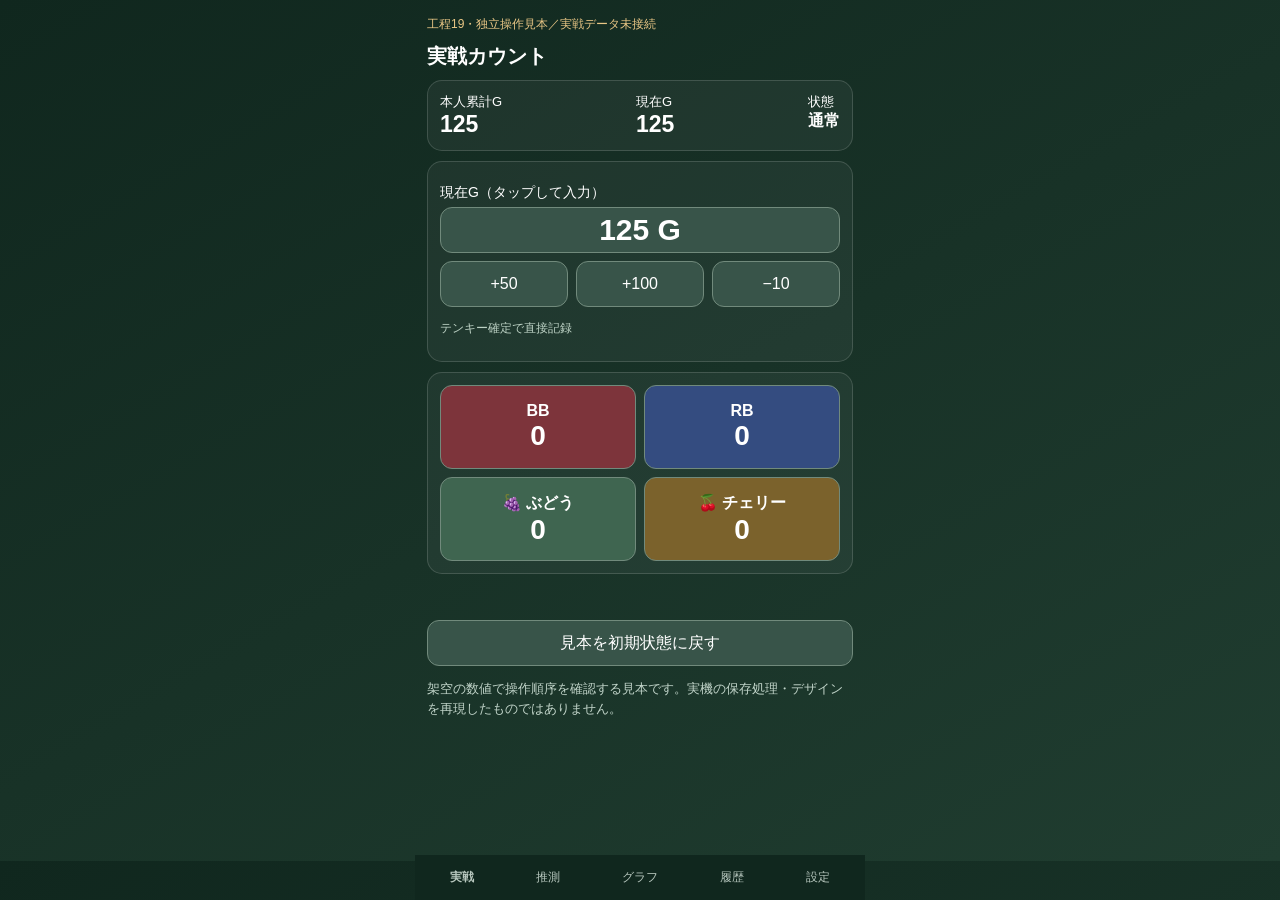
<file: JGL_stage19_operation_mock.html>
<!doctype html><html lang="ja"><head><meta charset="utf-8"><meta name="viewport" content="width=device-width,initial-scale=1,viewport-fit=cover"><title>Juglog 工程19 操作見本</title><style>
*{box-sizing:border-box}body{margin:0;background:linear-gradient(150deg,#10271e,#203d30);color:#fff;font:16px -apple-system,BlinkMacSystemFont,sans-serif}main{max-width:450px;margin:auto;padding:16px 12px 130px}h1{font-size:20px;margin:10px 0}small,p{color:#c1d4c9}p{font-size:13px;line-height:1.5}button,select{font:inherit;color:#fff;background:#385449;border:1px solid #718a7c;border-radius:12px;min-height:46px;touch-action:manipulation}button:disabled{opacity:.35}button:active{filter:brightness(1.3)}.card{padding:12px;background:#ffffff0c;border:1px solid #ffffff26;border-radius:15px;margin:10px 0}.row{display:flex;gap:8px}.row>*{flex:1}.count{font-size:28px;font-weight:700;display:block}.big{min-height:84px;font-weight:bold}.bb{background:#7d343b}.rb{background:#344c80}.green{background:#3f6550}.gold{background:#7b622c}.value{font-size:34px;font-weight:bold;text-align:center;display:block;padding:10px}.wide{width:100%}.keys{display:grid;grid-template-columns:repeat(3,1fr);gap:6px}.keys button{min-height:47px;font-size:22px}.fixed{position:fixed;bottom:55px;left:50%;transform:translateX(-50%);width:min(426px,calc(100% - 24px));background:#182e24;padding:8px;border-radius:14px;box-shadow:0 4px 20px #0008}.fixed button{width:100%}.nav{position:fixed;bottom:0;left:50%;transform:translateX(-50%);width:min(450px,100%);display:flex;justify-content:space-around;background:#10271e;padding:14px 4px;font-size:12px;color:#b8c8bf}dialog{width:min(425px,calc(100% - 24px));max-height:calc(100dvh - 24px);overflow:auto;background:#203b30;color:white;border:1px solid #729481;border-radius:16px;padding:16px}dialog::backdrop{background:#0009}h2{font-size:19px;margin:0 0 12px}label{display:block;font-size:14px;margin:10px 0 5px}select{width:100%;padding:8px} [hidden]{display:none!important}#status{min-height:20px}.hint{font-size:12px;color:#bcd1c4}.top{font-size:12px;color:#e9c685}#current{width:100%;font-size:30px;font-weight:700}.stats{display:flex;justify-content:space-between;font-size:13px}.stats b{display:block;font-size:23px} 
</style></head><body><main><div class="top">工程19・独立操作見本／実戦データ未接続</div><h1>実戦カウント</h1><div class="card stats"><div>本人累計G<b id="total">125</b></div><div>現在G<b id="cur">125</b></div><div>状態<b id="mode" style="font-size:16px">通常</b></div></div><div class="card"><label>現在G（タップして入力）</label><button id="current">125 G</button><div class="row" style="margin-top:8px"><button data-delta="50">+50</button><button data-delta="100">+100</button><button data-delta="-10">−10</button></div><p class="hint">テンキー確定で直接記録</p></div><div class="card"><div class="row"><button class="big bb" id="bb">BB<span class="count" id="bbN">0</span></button><button class="big rb" id="rb">RB<span class="count" id="rbN">0</span></button></div><div class="row" style="margin-top:8px"><button class="big green" id="grape">🍇 ぶどう<span class="count" id="grapeN">0</span></button><button class="big gold" id="cherry">🍒 チェリー<span class="count" id="cherryN">0</span></button></div></div><p id="status" role="status"></p><button id="reset" class="wide">見本を初期状態に戻す</button><p>架空の数値で操作順序を確認する見本です。実機の保存処理・デザインを再現したものではありません。</p></main><div class="fixed" id="fixed" hidden><button id="finish" class="green">ボーナス終了・0Gに戻す</button><button id="undo" style="margin-top:6px">当選取り消し</button></div><div class="nav"><b>実戦</b><span>推測</span><span>グラフ</span><span>履歴</span><span>設定</span></div><dialog id="award"><h2 id="heading">BB当選</h2><label>当選ゲーム数</label><button class="wide value" id="awardG">125 G</button><div class="hint">数字をタップして修正</div><label for="trigger">当選契機</label><select id="trigger"><option>不明・判別できず</option><option>単独（確認済み）</option><option>チェリー重複（確認済み）</option></select><div class="row" style="margin-top:14px"><button id="cancelAward">キャンセル</button><button id="saveAward" class="green">当選を記録</button></div></dialog><dialog id="keypad"><h2>現在Gを入力</h2><output class="value" id="digits"></output><div class="keys" id="keys"></div><div class="row" style="margin-top:10px"><button id="cancelKey">キャンセル</button><button id="saveKey" class="green">確定</button></div></dialog><dialog id="undoDialog"><h2>当選を取り消しますか？</h2><p>当選記録だけを取り消し、入力したゲーム数は保持する見本です。</p><div class="row"><button id="cancelUndo">戻る</button><button id="confirmUndo">取り消す</button></div></dialog><script>
'use strict';const $=id=>document.getElementById(id);let g=125,total=125,bb=0,rb=0,grape=0,cherry=0,active=null,draft=125,kind=null,keyContext=null,buffer='';function render(){for(const [id,v] of Object.entries({total,cur:g,bbN:bb,rbN:rb,grapeN:grape,cherryN:cherry,mode:active?active+'消化中':'通常',current:g+' G'}))$(id).textContent=v;for(const id of ['bb','rb','grape','cherry','current'])$(id).disabled=!!active;document.querySelectorAll('[data-delta]').forEach(b=>b.disabled=!!active);$('fixed').hidden=!active}function change(n){if(!Number.isSafeInteger(n)||n<0||n>9999999||total+n-g<0)return false;total+=n-g;g=n;return true}function msg(s){$('status').textContent=s}function openAward(k){if(active)return;kind=k;draft=g;$('heading').textContent=k+'当選';$('awardG').textContent=draft+' G';$('trigger').selectedIndex=0;$('award').showModal()}function openKey(ctx){keyContext=ctx;buffer=String(ctx==='award'?draft:g);$('digits').textContent=buffer;$('keypad').showModal()}for(const k of ['1','2','3','4','5','6','7','8','9','C','0','⌫']){let b=document.createElement('button');b.textContent=k;b.onclick=()=>{buffer=k==='C'?'':k==='⌫'?buffer.slice(0,-1):(buffer+k).replace(/^0+(?=\d)/,'').slice(0,7);$('digits').textContent=buffer||'0'};$('keys').append(b)}$('current').onclick=()=>openKey('normal');$('awardG').onclick=()=>openKey('award');$('cancelKey').onclick=()=>$('keypad').close();$('saveKey').onclick=()=>{let n=Number(buffer||'0');if(keyContext==='award'){draft=n;$('awardG').textContent=n+' G'}else if(!active&&change(n)){render();msg('現在Gを記録しました')} $('keypad').close()};$('bb').onclick=()=>openAward('BB');$('rb').onclick=()=>openAward('RB');$('cancelAward').onclick=()=>$('award').close();$('saveAward').onclick=()=>{if(active||!change(draft))return;active=kind;if(kind==='BB')bb++;else rb++;$('award').close();render();msg(kind+'当選を記録しました')};$('finish').onclick=()=>{if(!active)return;active=null;g=0;render();msg('ボーナス終了・0Gに戻しました')};$('undo').onclick=()=>$('undoDialog').showModal();$('cancelUndo').onclick=()=>$('undoDialog').close();$('confirmUndo').onclick=()=>{if(active==='BB')bb--;else if(active==='RB')rb--;active=null;$('undoDialog').close();render();msg('当選を取り消しました')};document.querySelectorAll('[data-delta]').forEach(b=>b.onclick=()=>{if(!active&&change(Math.max(0,g+Number(b.dataset.delta))))render()});$('grape').onclick=()=>{if(!active){grape++;render()}};$('cherry').onclick=()=>{if(!active){cherry++;render()}};$('reset').onclick=()=>{g=total=125;bb=rb=grape=cherry=0;active=null;render();msg('初期状態に戻しました')};render();
</script></body></html>
</file>
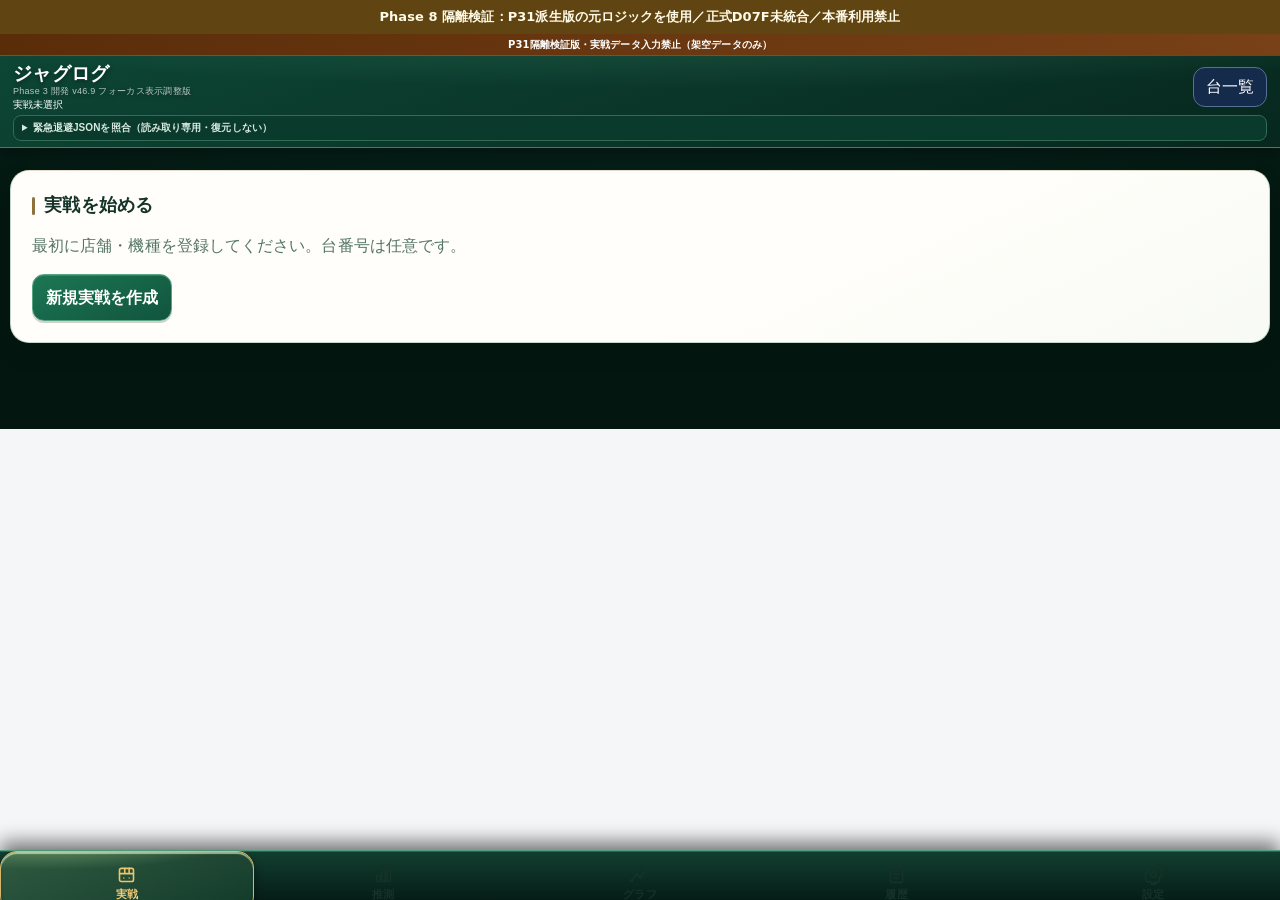
<file: p31-stage17-integration-qa.html>
<!-- Stage17 integrated isolated QA: the browser storage namespace is independent of the ordinary P31 app. Do not promote this HTML to p31.html verbatim. -->
<!doctype html><html lang="ja"><head><meta charset="utf-8"><meta name="viewport" content="width=device-width,initial-scale=1,viewport-fit=cover"><meta name="theme-color" content="#0b1423"><title>【Phase 8隔離検証】P31派生エンジン｜本番使用禁止</title><style>
:root{font-family:-apple-system,BlinkMacSystemFont,'Hiragino Kaku Gothic ProN',sans-serif;color:#182231;background:#f5f6f8}*{box-sizing:border-box}body{margin:0;padding:env(safe-area-inset-top) 0 env(safe-area-inset-bottom)}header{position:sticky;top:0;background:#fff;border-bottom:1px solid #ddd;z-index:2;padding:12px 16px}main{margin:auto;padding:14px 14px 85px}.row{display:flex;align-items:center;gap:9px;flex-wrap:wrap}.between{justify-content:space-between}.panel{background:white;border:1px solid #e2e4e9;border-radius:17px;padding:16px;margin:11px 0}h1{font-size:19px;margin:0}h2{font-size:17px;margin:0 0 12px}small,.muted{color:#5f6a77}button,input,select{font:inherit}button{border:1px solid #cfd5da;background:white;padding:11px 13px;color:#182231;cursor:pointer}button:disabled{opacity:.4}button.primary{background:#152d4d;border:0}input,select{padding:11px;border-radius:10px;border:1px solid #ccd1d7;width:100%;background:white}.grid{display:grid;grid-template-columns:repeat(2,minmax(0,1fr));gap:10px}.four{display:grid;grid-template-columns:repeat(4,minmax(0,1fr))}.kpi{background:#f5f7f8;border-radius:12px;text-align:center}.kpi strong{display:block}.tap{border:0;color:white;font-weight:800;display:flex;flex-direction:column;justify-content:center;align-items:center}.grape{background:#319261}.cherry{background:#d56588}.bb{background:#d94343}.rb{background:#3079ba}.tabs{background:#fff;border-top:1px solid #ddd;padding-bottom:env(safe-area-inset-bottom)}.tabs button{flex:1}.tabs .active{border-top:3px solid #166441;font-weight:bold}.warning{background:#fff4df;padding:12px;border-radius:11px}.danger{background:#fff0ee;padding:12px;border-radius:11px}.tag{border-radius:99px;background:#eef1f4;padding:4px 9px;font-size:12px}.hidden{display:none!important}.event{padding:9px 0;border-bottom:1px solid #eef0f3;display:flex;justify-content:space-between;gap:10px}.event:last-child{border:0}.event button{padding:5px 9px;font-size:12px}.sp{margin-top:10px}label{font-size:13px;display:block;margin-bottom:5px;font-weight:600}.field{margin-bottom:12px}fieldset{border:0;padding:0;margin:0}.hint{font-size:12px}#alerts>div{margin-top:9px}.grow{flex:1}details summary{cursor:pointer;font-weight:650}pre{overflow:auto;font-size:12px} @media(min-width:620px){.grid{grid-template-columns:repeat(4,1fr)}}

/* Theme v3: saturated action surfaces, dark baseline; light mode preserves identity colors. */
@media (prefers-color-scheme:light){html[data-theme="auto"]{--bg:#f6f8fc;--surface:#fff;--surface2:#e9eef7;--txt:#142236;--muted:#586477;--line:#cdd6e3;--field:#fff;--header:#06458d;--nav:#fff}}
html{background:var(--bg);color:var(--txt)}header{background:var(--header);border-bottom:1px solid var(--line);color:white}header button{background:#152b4c;color:white;border-color:#577096}.panel{background:var(--surface);border-color:var(--line);box-shadow:none}.muted,small{color:var(--muted)}button{background:var(--field);color:var(--txt);border-color:var(--line)}button.primary{background:#ff8800;font-weight:750}input,select{background:var(--field);border-color:var(--line);color:var(--txt)}.kpi{background:var(--surface2);color:var(--txt)}.kpi strong{font-size:clamp(20px,5vw,38px);font-variant-numeric:tabular-nums}.four{gap:7px}.kpi{padding:12px 5px}.kpi small{font-size:11px}.tap{height:118px;border:1px solid #ffffff29;font-size:33px;box-shadow:inset 0 1px #ffffff30}.tap span{font-size:17px;font-weight:800;margin-top:2px}.grape{background:#00b738}.cherry{background:#fa2471}.bb{background:#f00713;font-size:54px}.rb{background:#075df6;font-size:54px}.tabs{border-color:var(--line)}.tabs .active{background:#045ad1;border-top:3px solid #7dbeff}.event{border-color:var(--line)}.fruit-stat{background:linear-gradient(135deg,#064d35,#052e27);border:1px solid #0dbb75;color:white}.cherry-stat{background:linear-gradient(135deg,#63304e,#34192d);border-color:#ac3e7c}.fruit-stat small{color:#fff}.fruit-stat span{display:block;border-top:1px solid #ffffff70;padding-top:6px;font-size:12px}.fruit-stat b{display:block;font-size:clamp(17px,4vw,27px);margin-top:3px}.measure-check{display:flex;align-items:center;gap:9px;margin-top:12px;font-size:13px}.measure-check input{width:20px;height:20px;flex:none}.warning{background:#61420d;color:#fff}.danger{background:#661c1c;color:white}.ok{color:#42eea0}dialog{background:var(--surface);color:var(--txt)}.hint{line-height:1.6}
@media(max-width:420px){header{padding:10px 12px}main{padding:9px 9px 82px}.panel{padding:12px;margin:9px 0}.tap{height:104px}.four .kpi strong{font-size:23px}}.action-left,.action-right{gap:10px}.action-left{align-content:start}.action-right{align-content:start}.action-left .tap,.action-right .tap{width:100%}
@media (orientation:landscape) and (min-width:700px){
  main{padding:10px 12px 82px}
  #playing{grid-template-columns:minmax(150px,1fr) minmax(290px,2.75fr) minmax(150px,1fr)}
  #playing>.panel:first-child>.row{align-self:center}
  #playing>.panel:first-child>.game-controls{margin-top:0}
  #playing>.panel:first-child>.four.sp{margin-top:0}
  #playing>.panel:first-child>p.hint{grid-column:2;margin:0;font-size:11px}
  #playing .action-left{grid-row:1 / 7;margin:0}
  #playing .action-right{grid-row:1 / 7;margin:0}
  #playing .action-left .tap,#playing .action-right .tap{height:100%;padding:9px 3px}
  #playing .action-left .tap{font-size:clamp(21px,3vw,36px)}
  #playing .action-left .tap span{font-size:clamp(11px,1.6vw,18px)}
  #playing .action-right .tap{font-size:clamp(48px,6vw,76px)}
  #playing>.panel:nth-child(2){grid-column:1 / 3;margin:0}
  #playing>.panel:nth-child(3){grid-column:3;margin:0}
  #playing .four{grid-template-columns:repeat(4,minmax(0,1fr))}
  #playing .kpi{padding:9px 3px;min-width:0}
  #playing .kpi small{font-size:clamp(9px,1.2vw,13px)}
  #playing .kpi strong{font-size:clamp(18px,2.65vw,34px)}
  #playing .fruit-stat b{font-size:clamp(15px,2.25vw,27px)}
}

/* v7: top G summary, quick-add, individual small-role correction */
.top-g-stats{display:grid;grid-template-columns:repeat(3,minmax(0,1fr));gap:8px}.top-g-stats .hall-total{background:#142844}.top-g-stats strong{overflow-wrap:anywhere}.game-controls{background:var(--surface2);border:1px solid var(--line);padding:12px;border-radius:14px;margin-top:10px}.game-controls label{margin:0}.game-input-row{display:grid;grid-template-columns:minmax(0,1.3fr) minmax(60px,.65fr) minmax(65px,.8fr) minmax(74px,.9fr);gap:7px;margin-top:7px}.game-input-row input{width:100%;min-width:0}.game-input-row button{padding:9px 4px;white-space:nowrap}.quick{font-weight:800;background:#29425e}.fruit-stat .minus{margin-top:9px;width:100%;background:#103b35;color:#fff;border:1px solid #78d1b0;padding:8px 3px;font-size:13px;font-weight:800}.cherry-stat .minus{background:#4b213b;border-color:#ef94c3}.quick-complete{margin-top:10px;width:100%;background:#fa8900;border:0;color:#fff;font-weight:800;font-size:16px}button[hidden]{display:none!important}
@media(max-width:430px){.game-input-row{grid-template-columns:minmax(0,1fr) 66px 65px 71px;gap:5px}.game-controls{padding:8px}.game-input-row button{font-size:13px}.top-g-stats .kpi small{font-size:10px}.top-g-stats .kpi strong{font-size:clamp(18px,5vw,25px)}}
@media(orientation:landscape) and (min-width:700px){#playing>.panel:first-child>.quick-complete{margin:0;padding:8px}#playing>.panel:first-child>.game-controls .measure-check{margin-top:7px}#playing>.panel:first-child>.top-g-stats strong{font-size:clamp(20px,3.1vw,39px)}}

/* Phase 2: compact setting inference and bonus count in play */
.bonus-counts{display:grid;grid-template-columns:1fr 1fr;gap:8px;margin-top:9px}.guess-mini{background:var(--surface2);border:1px solid var(--line);border-radius:12px;padding:10px;margin-top:10px}.guess-mini .row{gap:12px}.guess-grid{display:grid;grid-template-columns:repeat(2,minmax(0,1fr));gap:8px}.guess-rank{background:var(--surface2);border:1px solid var(--line);border-radius:13px;padding:13px}.guess-rank strong{display:block;font-size:clamp(24px,5vw,34px)}.guess-rank b{font-size:clamp(22px,4vw,30px);color:#6cbbff}.guess-row{display:grid;grid-template-columns:55px 1fr 62px;align-items:center;gap:8px;margin:11px 0}.guess-track{height:15px;background:var(--surface2);border-radius:9px;overflow:hidden}.guess-fill{height:100%;background:#3b93e8;border-radius:9px}.guess-row:first-of-type .guess-fill{background:#ff9900}.guess-warning{margin-top:10px;font-size:12px;color:var(--muted)}.guess-source{display:block;overflow-wrap:anywhere;margin:6px 0;color:#8bc4ff}.guess-mini button{padding:5px 9px;font-size:12px}
@media(orientation:landscape) and (min-width:700px){#playing>.panel:first-child>.bonus-counts{margin:0}#playing>.panel:first-child>.guess-mini{margin:0}#playing>.panel:nth-child(2){grid-row:9}#playing>.panel:nth-child(3){grid-row:9}}
@media(orientation:portrait){#playing>.panel:first-child{display:flex}#playing>.panel:first-child>.action-board .action-left{grid-column:1 / -1;grid-template-columns:1fr 1fr}#playing>.panel:first-child>.action-board .action-right{grid-column:1 / -1;grid-template-columns:1fr 1fr}#playing>.panel:first-child>.four{order:5}#playing .tap{height:96px}}

/* v9: transparent evidence and grouped posterior, no extra likelihood */
.guess-group-grid{display:grid;grid-template-columns:1fr 1fr;gap:8px;margin-top:12px}
.guess-group{border:1px solid var(--line);background:var(--surface2);border-radius:12px;padding:12px}
.guess-group small{display:block;font-size:12px}.guess-group strong{font-size:25px;font-variant-numeric:tabular-nums}
.guess-evidence{background:var(--surface2);border:1px solid var(--line);padding:12px;border-radius:12px;margin-top:12px}
.guess-evidence .evidence-row{display:grid;grid-template-columns:1fr 1fr;gap:8px;margin-top:7px}
.guess-evidence .evidence-row span{font-variant-numeric:tabular-nums}
.guess-evidence h3{font-size:14px;margin:0 0 7px}
.guess-model-table{width:100%;border-collapse:collapse;font-size:12px;margin-top:8px}
.guess-model-table th,.guess-model-table td{padding:7px 4px;border-bottom:1px solid var(--line);text-align:right}
.guess-model-table th:first-child,.guess-model-table td:first-child{text-align:left}
.guess-track{position:relative}.guess-fill{min-width:0}

/* Phase 3 v13 graphs */
.graph-wrap{background:var(--surface2);border:1px solid var(--line);border-radius:13px;padding:7px;overflow:hidden}
.graph-wrap svg{width:100%;height:auto;display:block;max-height:390px}
.graph-summary{display:grid;grid-template-columns:repeat(3,minmax(0,1fr));gap:8px}
.graph-stat{border:1px solid var(--line);background:var(--surface2);border-radius:11px;padding:10px;text-align:center}
.graph-stat strong{display:block;font-size:24px;font-variant-numeric:tabular-nums}
.graph-stat small{display:block;font-size:11px}
.graph-legend{display:flex;flex-wrap:wrap;gap:12px;font-size:12px;margin-top:8px}
.graph-legend span{display:inline-flex;align-items:center;gap:5px}
.graph-dot{display:inline-block;width:9px;height:9px;border-radius:50%}
.graph-bonus-row{display:grid;grid-template-columns:75px 55px 1fr;gap:7px;padding:10px 0;border-bottom:1px solid var(--line);font-size:13px}
.graph-bonus-row:last-child{border:0}

/* Phase 3 v14 finance */
.finance-form{display:grid;grid-template-columns:minmax(0,1.35fr) minmax(0,1fr);gap:9px;align-items:end}
.finance-form button{grid-column:1/-1;min-height:43px}
.finance-form input,.finance-form select{width:100%;min-width:0}
.finance-summary{display:grid;grid-template-columns:repeat(2,minmax(0,1fr));gap:8px}
.finance-summary .finance-stat{border:1px solid var(--line);background:var(--surface2);padding:9px;border-radius:10px}
.finance-summary .finance-stat small{display:block;font-size:11px;color:var(--muted)}
.finance-summary .finance-stat strong{font-size:18px;font-variant-numeric:tabular-nums;overflow-wrap:anywhere}
.finance-record{display:grid;grid-template-columns:1fr auto;gap:8px;padding:9px 0;border-bottom:1px solid var(--line);align-items:center}
.finance-record small{display:block;color:var(--muted);font-size:11px}

/* Phase 3 v15: session history and card account */
.history-session{padding:11px 0;border-bottom:1px solid var(--line)}
.history-session strong{display:block;font-size:14px}
.history-session .detail{display:block;color:var(--muted);font-size:12px;margin-top:3px;overflow-wrap:anywhere}
.card-account{border:1px solid var(--line);background:var(--surface2);border-radius:12px;padding:12px;margin-top:9px}
.card-account h3{margin:0 0 5px;font-size:14px}
.card-account .big{font-size:21px;font-weight:800;font-variant-numeric:tabular-nums}
.card-account small{display:block;color:var(--muted);font-size:12px}

/* v19 UI-only redesign. Existing event storage / replay are unchanged. */
.action-board{display:grid;grid-template-columns:repeat(2,minmax(0,1fr));gap:9px}
.action-left,.action-right{display:contents}
.record-card{position:relative;height:160px;min-width:0;border-radius:15px;overflow:hidden;background:var(--record-bg);color:var(--record-fg)}
.record-card.bb{--record-bg:#bd303a;--record-fg:#fff;grid-column:1;grid-row:1}
.record-card.rb{--record-bg:#2865bf;--record-fg:#fff;grid-column:2;grid-row:1}
.record-card.grape{--record-bg:#16813c;--record-fg:#fff;grid-column:1;grid-row:2}
.record-card.cherry{--record-bg:#cf155c;--record-fg:#fff;grid-column:2;grid-row:2}
.record-card .tap{position:absolute;inset:0;display:flex;width:100%;height:100%;align-items:center;justify-content:center;background:transparent!important;box-shadow:none;border:0;color:inherit;padding:0 5px 27px;font-size:clamp(49px,14vw,70px);font-weight:850;line-height:1}
.record-symbol{display:flex;align-items:center;justify-content:center;font-size:inherit!important;font-weight:inherit!important;margin:0!important;line-height:1}
.fruit-icon{width:clamp(67px,20vw,85px);height:clamp(67px,20vw,85px);display:block}
.record-card .record-minus{position:absolute;right:4px;top:4px;z-index:1;width:44px;height:44px;border:0;border-radius:12px;background:transparent;color:inherit;font-size:24px;line-height:1;font-weight:600;padding:0}
.record-card .record-minus::before{content:"";position:absolute;inset:7px;border-radius:7px;background:#ffffff26;z-index:-1}
.record-footer{pointer-events:none;position:absolute;bottom:7px;left:8px;right:8px;min-height:31px;display:flex;align-items:center;justify-content:center;gap:8px;background:#00000027;border-radius:7px;font-variant-numeric:tabular-nums;font-size:clamp(13px,3.7vw,17px);font-weight:750;white-space:nowrap}
.record-footer strong{font-size:inherit}.record-footer b{font-size:clamp(11px,3.1vw,15px)}.stat-divider{width:1px;height:17px;background:currentColor;opacity:.55}
.hall-prob{background:var(--surface2);border:1px solid var(--line);border-radius:12px;padding:10px;margin-top:9px}.prob-head{font-size:12px;font-weight:700;display:flex;justify-content:space-between;gap:6px}.prob-head span{font-size:10px;color:var(--muted);font-weight:500}.prob-grid{display:grid;grid-template-columns:repeat(3,minmax(0,1fr));gap:5px;margin-top:7px;text-align:center}.prob-grid small{display:block;font-size:12px}.prob-grid strong{font-size:clamp(13px,3.6vw,17px);font-variant-numeric:tabular-nums}.prob-grid>div:nth-child(1) small{color:#ff6577}.prob-grid>div:nth-child(2) small{color:#7db8ff}
html[data-theme="light"] .record-card.bb{--record-bg:#ffd4dc;--record-fg:#bd1830}html[data-theme="light"] .record-card.rb{--record-bg:#cde4ff;--record-fg:#0752ba}html[data-theme="light"] .record-card.grape{--record-bg:#cdf2d9;--record-fg:#087836}html[data-theme="light"] .record-card.cherry{--record-bg:#ffcde1;--record-fg:#c6004d}
html[data-theme="light"] .record-footer{background:#ffffff80}html[data-theme="light"] .record-minus::before{background:#ffffffb3}
@media(prefers-color-scheme:light){html[data-theme="auto"] .record-card.bb{--record-bg:#ffd4dc;--record-fg:#bd1830}html[data-theme="auto"] .record-card.rb{--record-bg:#cde4ff;--record-fg:#0752ba}html[data-theme="auto"] .record-card.grape{--record-bg:#cdf2d9;--record-fg:#087836}html[data-theme="auto"] .record-card.cherry{--record-bg:#ffcde1;--record-fg:#c6004d}html[data-theme="auto"] .record-footer{background:#ffffff80}}
#playing>.panel:first-child>.four.sp .fruit-stat{display:none}
@media(orientation:landscape) and (min-width:700px){
 #playing>.panel:first-child>.hall-prob{margin-top:0}
 #playing>.panel:first-child>p.hint{grid-row:8}
 #playing .action-left{display:grid;grid-row:1/9;grid-template-rows:1fr 1fr;gap:8px}
 #playing .action-right{display:grid;grid-row:1/9;grid-template-rows:1fr 1fr;gap:8px}
 #playing .record-card{height:100%;grid-column:auto;grid-row:auto}
 #playing .record-card .tap{height:100%;min-height:0;width:100%;font-size:clamp(45px,6vw,78px);padding:0 5px 22px}
 #playing .record-card .fruit-icon{width:clamp(60px,7vw,88px);height:clamp(60px,7vw,88px)}
}

/* v26: keep touch targets stable; do not stretch them to the tallest auxiliary panel */
#playing .record-card{height:160px}
#playing .record-minus{min-width:44px;min-height:44px}
#playing .supporting-panel{padding:12px}
#playing .supporting-panel summary{font-size:16px;cursor:pointer}
#playing .supporting-panel details[open] summary{margin-bottom:10px}
#playing .play-help{background:var(--surface2);border-radius:10px;padding:9px 11px;font-size:12px}
#playing .play-help summary{font-size:12px}
@media (orientation:portrait){
 #playing>.panel:first-child>.action-board{order:5;margin-top:10px}
 #playing .record-card{height:160px}
}
@media (orientation:landscape) and (min-width:700px){
 #playing{grid-template-columns:minmax(152px,1fr) minmax(290px,2.35fr) minmax(152px,1fr)}
 #playing .action-board{display:contents}
 #playing .action-left,#playing .action-right{align-self:start;display:flex;flex-direction:column;grid-row:1 / 9;min-height:0}
 #playing .record-card{height:145px!important;flex:0 0 145px;max-height:145px;align-self:stretch}
 #playing .record-card .tap{max-height:100%}
 #playing>.panel:first-child>.hall-prob{margin:0}
 #playing>.panel:nth-child(n+2){grid-row:auto;grid-column:1/-1;align-self:start}
 #playing .supporting-panel{grid-column:1/-1}
 #playing .record-footer{font-size:14px;gap:5px}
 #playing .record-footer b{font-size:12px}
}

/* v28: independent landscape button column sizing. Supporting panels never define button height. */
@media (orientation:landscape) and (min-width:700px){
  #playing{display:grid;grid-template-columns:minmax(145px,1fr) minmax(300px,2.7fr) minmax(145px,1fr);grid-template-rows:repeat(11,max-content);grid-auto-rows:max-content;gap:8px;align-items:start}
  #playing>.panel:first-child{display:contents}
  #playing>.panel:first-child>.row{grid-column:2;grid-row:1}
  #playing>.panel:first-child>.top-g-stats{grid-column:2;grid-row:2}
  #playing>.panel:first-child>.hall-prob{grid-column:2;grid-row:3}
  #playing>.panel:first-child>.game-controls{grid-column:2;grid-row:4}
  #playing>.panel:first-child>.quick-complete{grid-column:2;grid-row:5}
  #playing>.panel:first-child>.bonus-counts{grid-column:2;grid-row:6}
  #playing>.panel:first-child>.four.sp{grid-column:2;grid-row:7}
  #playing>.panel:first-child>.guess-mini{grid-column:2;grid-row:8}
  #playing>.panel:first-child>.play-help{grid-column:2;grid-row:9}
  #playing>.panel:first-child>.action-board{display:contents}
  #playing .action-right,#playing .action-left{display:flex;flex-direction:column;gap:8px;align-self:start;justify-self:stretch;min-height:0;max-height:none;grid-row:2;align-items:stretch}
  #playing .action-right{grid-column:1}
  #playing .action-left{grid-column:3}
  #playing .action-right .record-card,#playing .action-left .record-card{height:145px!important;min-height:145px!important;max-height:145px!important;flex:0 0 145px!important;grid-row:auto;grid-column:auto}
  #playing .record-card .tap{height:100%!important;min-height:0!important;max-height:100%!important}
  #playing>.panel.hall-panel{grid-column:1/-1;grid-row:12;margin:0}
  #playing>.panel.supporting-panel{grid-column:1/-1;grid-row:auto;margin:0}
  #playing>.panel:last-child{grid-column:1/-1;grid-row:auto;margin:0}
  #playing .supporting-panel details:not([open])> :not(summary){display:none}
  #playing .supporting-panel{padding:10px 12px}
}

/* v29: explicit contrast for dark-colored fixed elements under light/auto themes. */
html[data-theme="light"] header small,
html[data-theme="light"] header .muted,
html[data-theme="light"] .top-g-stats .hall-total,
html[data-theme="light"] .top-g-stats .hall-total small,
html[data-theme="light"] .top-g-stats .hall-total strong,
html[data-theme="light"] .game-input-row button.quick{color:#fff!important}
@media(prefers-color-scheme:light){
 html[data-theme="auto"] header small,
 html[data-theme="auto"] header .muted,
 html[data-theme="auto"] .top-g-stats .hall-total,
 html[data-theme="auto"] .top-g-stats .hall-total small,
 html[data-theme="auto"] .top-g-stats .hall-total strong,
 html[data-theme="auto"] .game-input-row button.quick{color:#fff!important}
}

/* v30: tap affordance and compact mobile controls; preserve event handling. */
#playing .record-card .tap,
#playing .record-minus,
#playing .game-input-row button,
#playing .quick-complete{touch-action:manipulation;-webkit-tap-highlight-color:transparent}
#playing .record-card .tap:active{filter:brightness(.90);transform:scale(.985)}
#playing .game-input-row button:active:not(:disabled),
#playing .quick-complete:active:not(:disabled){filter:brightness(.90)}
#playing button:focus-visible,#playing input:focus-visible,
#playing select:focus-visible{outline:3px solid #f7aa34;outline-offset:2px}
#playing .game-input-row input{font-size:16px}
#playing .game-input-row button{min-height:44px}
#playing .record-card .record-minus{touch-action:manipulation}
html[data-theme="light"] .prob-grid>div:nth-child(2) small{color:#1756aa}
@media (prefers-color-scheme:light){html[data-theme="auto"] .prob-grid>div:nth-child(2) small{color:#1756aa}}
@media (orientation:portrait) and (max-width:430px){
  #playing .game-input-row{grid-template-columns:minmax(0,1fr) 63px 64px 70px}
  #playing .game-input-row input{padding-left:8px;padding-right:4px;font-size:16px}
  #playing .game-input-row button{padding:9px 2px}
  #playing .record-card .record-minus{border-radius:11px}
}

/* v31: presentation-only refinements. Preserve counters, event handlers, and lease logic. */
#playing .prob-head{display:grid;grid-template-columns:minmax(0,1fr) auto;align-items:start;column-gap:8px;line-height:1.35}
#playing .prob-head span{text-align:right;white-space:nowrap;font-variant-numeric:tabular-nums}
#playing .prob-grid{align-items:baseline}
#playing .game-input-row input{min-width:0;box-sizing:border-box}
#playing .record-card .record-minus:active{filter:brightness(.83)}
#playing .record-card .record-minus:focus-visible{outline:3px solid #ffb641;outline-offset:-4px}
#playing .record-card .tap:focus-visible{outline:3px solid #ffb641;outline-offset:-4px}
#playing .record-card .record-footer{font-variant-numeric:tabular-nums}
@media (orientation:portrait) and (max-width:430px){
 #playing .prob-head{font-size:11px}
 #playing .prob-head span{font-size:10px}
 #playing .game-controls{padding:10px}
 #playing .game-input-row{grid-template-columns:minmax(0,1fr) 58px 65px 72px;gap:5px}
 #playing .game-input-row button{min-height:44px;padding:8px 2px;font-size:13px}
 #playing .record-card .record-minus{right:3px;top:3px;width:46px;height:46px}
}

/* v32: bonus instructions available on demand; action buttons stay prominent. */
#playing .bonus-guide{margin:2px 0 10px;padding:8px 10px;background:var(--surface2);border:1px solid var(--line);border-radius:10px}
#playing .bonus-guide summary{font-size:13px;line-height:1.6;min-height:30px;display:list-item}
#playing .bonus-guide p{margin:9px 0 3px;line-height:1.7}
#playing #bonuses .event{align-items:center;gap:8px}
#playing #bonuses .event button{min-width:64px}
#playing .tabs button:focus-visible,#playing button:focus-visible{outline:3px solid #f89b19;outline-offset:2px}
/* v33: bonus history readability. No changes to event processing or persistence. */
#playing .bonus-list-caption{font-size:12px;margin:10px 0 2px}#playing #bonuses{display:flex;flex-direction:column;gap:0}
#playing #bonuses .event{padding:11px 3px;min-height:46px;line-height:1.55;flex-wrap:wrap}
#playing #bonuses .event span{flex:1 1 190px;overflow-wrap:anywhere}
#playing #bonuses .event:first-child{background:var(--surface2);border-radius:10px;padding:12px 10px;margin-top:2px;border:1px solid var(--line)}
#playing #bonuses .event button{white-space:nowrap;min-height:44px;margin-left:auto}
#playing .bonus-guide summary{cursor:pointer}
@media (orientation:portrait) and (max-width:430px){#playing #bonuses .event{gap:6px}#playing #bonuses .event span{font-size:13px}}
/* v34: distinct, touch-friendly lifecycle actions; event logic unchanged. */
#playing .session-actions{display:flex;flex-wrap:wrap;align-items:stretch;gap:9px;padding-top:12px;margin-top:11px;border-top:1px solid var(--line)}
#playing .session-actions button{min-height:48px;padding:10px 15px;line-height:1.4;white-space:normal;touch-action:manipulation}
#playing .session-actions #closeBtn{margin-left:auto;border-width:1.5px}
#playing .session-actions button:disabled{opacity:.46;cursor:not-allowed}
#playing #undoBtn{min-height:44px;touch-action:manipulation}
@media (orientation:portrait) and (max-width:430px){#playing .session-actions #closeBtn{margin-left:0}}

/* v36: visible keyboard focus and tap feedback; UI only, event handling unchanged. */
#playing button:not(:disabled){-webkit-tap-highlight-color:rgba(125,190,255,.24);touch-action:manipulation}
#playing button:focus-visible,#playing input:focus-visible,#playing select:focus-visible,#playing details>summary:focus-visible{outline:3px solid #ffad33;outline-offset:3px}
#playing .record-card .tap:not(:disabled):active{filter:brightness(1.12)}
#playing .record-card .record-minus:not(:disabled):active{filter:brightness(1.2)}
#playing .game-input-row button:not(:disabled):active,#playing .session-actions button:not(:disabled):active{filter:brightness(1.12)}
#playing .bonus-guide>summary{padding:3px 0}
@media(prefers-reduced-motion:no-preference){#playing .record-card .tap,#playing .record-card .record-minus{transition:filter .1s ease}}
html[data-theme="light"] .guess-rank b{color:#07519c}html[data-theme="light"] .guess-source{color:#07519c}
/* v45: landscape central usability; maintain counter coordinates and tap targets. */
@media (orientation:landscape) and (min-width:700px){
 #playing{grid-template-columns:minmax(145px,1fr) minmax(330px,3.1fr) minmax(145px,1fr);column-gap:12px}
 #playing>.panel:first-child>.game-controls{align-self:start}
 #playing .action-left,#playing .action-right{gap:10px}
}

/* v46 visual overhaul: one coherent desktop/landscape layout overrides legacy grid rows.
   This layer changes presentation only; all event and persistence logic remains untouched. */
:root{--ui-radius:16px}
main{width:100%}
.panel{border-radius:var(--ui-radius);overflow-wrap:anywhere}
.panel h2{letter-spacing:.01em}
.tabs{box-shadow:0 -5px 28px #0002}
input:focus-visible,select:focus-visible,button:focus-visible,summary:focus-visible{outline:3px solid #72bdff;outline-offset:2px}
#tab-guess,#tab-graphs,#tab-history,#tab-settings{max-width:820px;margin:0 auto}
#tab-guess>.panel,#tab-graphs>.panel,#tab-history>.panel,#tab-settings>.panel{padding:clamp(14px,2.2vw,24px);margin:12px 0}
#tab-guess h2,#tab-graphs h2,#tab-history h2,#tab-settings h2{font-size:clamp(17px,2vw,21px)}
#tab-guess .panel>p.hint,#tab-graphs .panel>p.hint,#tab-history .panel>p.hint{max-width:72ch}
#tab-guess select,#tab-graphs select,#tab-history select{max-width:100%}
#playing>.panel:first-child{overflow:visible}
@media (orientation:landscape) and (min-width:700px){
 header{padding:9px 16px}
 header .row.between{max-width:1320px;margin:auto}
 main{max-width:1320px;padding:12px 16px 90px}
 #playing:not(.hidden){flex-direction:column;gap:12px;align-items:stretch}
 #playing>.panel:first-child{display:flex!important;flex-direction:column;position:relative;margin:0;padding:14px clamp(165px,20vw,215px) 16px;min-height:460px;gap:9px;overflow:visible}
 #playing>.panel:first-child>.row{min-height:30px}
 #playing>.panel:first-child>.top-g-stats{display:grid;grid-template-columns:repeat(3,minmax(0,1fr));gap:7px}
 #playing>.panel:first-child>.bonus-counts{display:grid;grid-template-columns:repeat(2,minmax(0,1fr));gap:8px}
 #playing>.panel:first-child>.action-board{display:block!important;position:absolute;inset:58px 0 auto;pointer-events:none}
 #playing>.panel:first-child>.action-board>.action-right,
 #playing>.panel:first-child>.action-board>.action-left{display:flex!important;position:absolute;top:0;flex-direction:column;gap:12px;align-items:stretch;justify-content:start;min-height:0!important;width:clamp(142px,17vw,190px);margin:0!important;pointer-events:auto}
 #playing>.panel:first-child>.action-board>.action-right{left:14px}
 #playing>.panel:first-child>.action-board>.action-left{right:14px}
 #playing>.panel:first-child>.action-board .record-card{width:100%;height:clamp(150px,15vw,182px)!important;min-height:0!important;max-height:none!important;flex:none!important}
 #playing>.panel:first-child>.action-board .tap{width:100%;font-size:clamp(39px,5vw,64px);padding:0 5px 22px}
 #playing>.panel:first-child>.action-board .fruit-icon{width:clamp(55px,6vw,84px);height:clamp(55px,6vw,84px)}
 #playing>.panel:first-child>.action-board .record-footer{font-size:15px}
 #playing>.panel:first-child>.action-board .record-minus{min-width:42px;min-height:42px}
 #playing>.panel:first-child>.game-controls .game-input-row{grid-template-columns:minmax(0,1fr) minmax(57px,auto) minmax(62px,auto) minmax(70px,auto)}
 #playing>.panel:first-child>.game-controls button{font-size:clamp(12px,1.25vw,16px)}
 #playing>.panel.hall-panel,#playing>.panel.supporting-panel,#playing>.panel:last-child{grid-column:auto!important;grid-row:auto!important;width:100%}
 #playing>.panel.hall-panel{order:1}
 #playing>.panel.supporting-panel{order:2}
 #playing>.panel:last-child{order:3}
 #playing>.panel:first-child .kpi strong{font-size:clamp(22px,2.7vw,34px)}
 .four{grid-template-columns:repeat(4,minmax(0,1fr))}
}
@media (orientation:portrait){
 #playing>.panel:first-child{display:flex!important;flex-direction:column;gap:0}
 #playing>.panel:first-child>.row{order:0}
 #playing>.panel:first-child>.top-g-stats{order:1}
 #playing>.panel:first-child>.hall-prob{order:2}
 #playing>.panel:first-child>.game-controls{order:3}
 #playing>.panel:first-child>.action-board{order:4!important;display:grid;grid-template-columns:1fr;gap:8px;margin:12px 0 0}
 #playing>.panel:first-child>.action-board .action-right{display:grid;grid-template-columns:repeat(2,minmax(0,1fr));gap:10px;grid-column:auto;grid-row:auto}
 #playing>.panel:first-child>.action-board .action-left{display:grid;grid-template-columns:repeat(2,minmax(0,1fr));gap:10px;grid-column:auto;grid-row:auto}
 #playing>.panel:first-child>.bonus-counts{order:5}
 #playing>.panel:first-child>.four.sp{order:6}
 #playing>.panel:first-child>.guess-mini{order:7}
 #playing>.panel:first-child>.quick-complete{order:8}
 #playing>.panel:first-child>.play-help{order:9}
 #playing>.panel:first-child>p.hint{order:10}
 #playing .record-card{height:clamp(126px,36vw,172px)}
 #playing .record-card .tap{height:100%!important}
 #playing>.panel:first-child>.top-g-stats .kpi{padding:10px 4px}
 #playing>.panel:first-child>.hall-prob{margin-top:8px}
 #playing>.panel:first-child>.game-controls{margin-top:8px}
 #playing>.panel:first-child>.guess-mini{margin-top:8px}
 #playing>.panel:first-child>.bonus-counts{margin-top:9px}
 #playing>.panel:first-child>.play-help{margin-top:8px}
}
@media (min-width:900px) and (orientation:portrait){main{max-width:820px}}


/* v46.7: authoritative landscape layout; replaces former v46.1 side rail and v46.3-v46.6 overrides.
    Original separated 2x2 action geography.
   left: BB then RB; right: grape then cherry; center: stats and G input.
   No element IDs, saving behavior or event handlers are changed. */
@media (orientation:landscape) and (min-width:700px) {
 :root{--landscape-rail:0px}
 body{padding-right:0!important}
 header{position:relative!important;right:auto!important;padding:6px 12px!important}
 header h1{font-size:clamp(17px,2.5vw,24px)!important;line-height:1.2}
 header #activeSummary{font-size:11px!important}
 main{max-width:1320px!important;margin:0 auto;padding:8px 10px 68px!important}
 .tabs{position:fixed!important;top:auto!important;bottom:0!important;left:0!important;right:0!important;width:100%!important;height:50px!important;display:flex!important;flex-direction:row!important;justify-content:space-around!important;align-items:stretch!important;padding:0 env(safe-area-inset-right) 0 env(safe-area-inset-left)!important;border-left:0!important;border-top:1px solid var(--line)!important;z-index:15}
 .tabs button{flex:1 1 0!important;min-height:47px!important;height:49px!important;padding:4px 2px!important;font-size:12px!important;border-left:0!important;white-space:nowrap}
 .tabs .active{border-left:0!important;border-top:3px solid #1680eb!important}
 #playing:not(.hidden){display:flex!important;flex-direction:column!important;gap:9px!important}
 #playing>.panel:first-child{display:grid!important;grid-template-columns:minmax(150px,22.5%) minmax(0,1fr) minmax(150px,22.5%)!important;grid-template-rows:repeat(8,auto)!important;gap:6px 9px!important;min-height:0!important;margin:0!important;padding:10px!important;align-items:start!important;overflow:visible!important}
 #playing>.panel:first-child>.row{grid-column:2!important;grid-row:1!important;min-height:0!important;margin:0!important}
 #playing>.panel:first-child>.top-g-stats{grid-column:2!important;grid-row:3!important;display:grid!important;grid-template-columns:repeat(3,minmax(0,1fr))!important;gap:4px!important;margin:0!important}
 #playing>.panel:first-child>.hall-prob{grid-column:2!important;grid-row:4!important;margin:0!important;padding:6px!important}
 #playing>.panel:first-child>.game-controls{grid-column:2!important;grid-row:2!important;margin:0!important;padding:7px!important}
 #playing>.panel:first-child>.bonus-counts{grid-column:2!important;grid-row:5!important;margin:0!important}
 #playing>.panel:first-child>.four.sp{grid-column:2!important;grid-row:5!important;margin:0!important}
 #playing>.panel:first-child>.guess-mini{grid-column:2!important;grid-row:6!important;margin:0!important;padding:6px!important;font-size:12px!important}
 #playing>.panel:first-child>.play-help{grid-column:2!important;grid-row:7!important;margin:0!important}
 #playing>.panel:first-child>.quick-complete:not([hidden]){grid-column:2!important;grid-row:8!important;margin:0!important}
 #playing>.panel:first-child>p.hint{grid-column:2!important;grid-row:9!important}
 #playing>.panel:first-child>.action-board{position:static!important;inset:auto!important;display:contents!important;height:auto!important;min-height:0!important;margin:0!important;pointer-events:auto!important}
 #playing>.panel:first-child>.action-board>.action-right{grid-column:1!important;grid-row:1 / 8!important;display:grid!important;grid-template-rows:repeat(2,140px)!important;grid-template-columns:minmax(0,1fr)!important;gap:9px!important;position:static!important;min-height:0!important;width:auto!important;margin:0!important;pointer-events:auto!important}
 #playing>.panel:first-child>.action-board>.action-left{grid-column:3!important;grid-row:1 / 8!important;display:grid!important;grid-template-rows:repeat(2,140px)!important;grid-template-columns:minmax(0,1fr)!important;gap:9px!important;position:static!important;min-height:0!important;width:auto!important;margin:0!important;pointer-events:auto!important}
 #playing>.panel:first-child>.action-board .record-card{width:100%!important;height:140px!important;min-height:140px!important;max-height:140px!important;position:relative!important;align-self:start!important;margin:0!important}
 #playing>.panel:first-child>.action-board .tap{height:100%!important;min-height:0!important;width:100%!important;font-size:clamp(43px,5.7vw,74px)!important;padding:8px 4px 26px!important}
 #playing>.panel:first-child>.action-board .fruit-icon{width:clamp(58px,7vw,85px)!important;height:clamp(58px,7vw,85px)!important}
 #playing>.panel:first-child>.action-board .record-footer{font-size:clamp(14px,1.8vw,20px)!important}
 #playing>.panel:first-child>.top-g-stats .kpi{padding:6px 2px!important}
 #playing>.panel:first-child>.top-g-stats .kpi strong{font-size:clamp(17px,2.3vw,26px)!important}
 #playing>.panel:first-child>.game-controls .game-input-row{grid-template-columns:minmax(0,1fr) repeat(3,minmax(42px,auto))!important;gap:4px!important}
 #playing>.panel:first-child>.game-controls .game-input-row button{padding:7px 2px!important;font-size:12px!important}
 #playing>.panel:first-child>.game-controls .measure-check{font-size:11px!important}
 #playing>.panel:first-child>.bonus-counts .kpi{padding:5px!important}
 #playing>.panel.hall-panel,#playing>.panel.supporting-panel,#playing>.panel:last-child{margin:0!important;width:100%!important}
}

/* Compact landscape: one authoritative size rule, no competing v46.x layers. */
@media (orientation:landscape) and (min-width:700px) and (max-height:430px){
 header{padding:4px 12px!important}
 header h1{font-size:18px!important;line-height:1.1!important}
 header #activeSummary{font-size:10px!important;line-height:1.1!important}
 header #sessionsBtn{padding:5px 10px!important;min-height:32px!important}
 main{padding-top:5px!important}
 #playing>.panel:first-child{padding:6px 8px!important;gap:5px 7px!important}
 #playing>.panel:first-child>.row{height:21px!important;min-height:21px!important;align-items:center!important}
 #playing>.panel:first-child>.row h2{font-size:14px!important;line-height:1.1!important;margin:0!important}
 #playing>.panel:first-child>.row .tag{font-size:10px!important;padding:2px 5px!important}
 #playing>.panel:first-child>.game-controls{min-width:0!important;padding:7px!important}
 #playing>.panel:first-child>.game-controls .row{min-height:17px!important}
 #playing>.panel:first-child>.game-controls .row label{font-size:13px!important;font-weight:750!important}
 #playing>.panel:first-child>.game-controls .hint{font-size:10px!important}
 #playing>.panel:first-child>.game-controls .game-input-row{margin-top:2px!important;grid-template-columns:minmax(76px,1fr) minmax(43px,auto) minmax(47px,auto) minmax(53px,auto)!important;gap:5px!important}
 #playing>.panel:first-child>.game-controls .game-input-row input{min-height:42px!important;min-width:0!important;padding:6px!important;font-size:13px!important}
 #playing>.panel:first-child>.game-controls .game-input-row button{min-height:42px!important;padding:4px 2px!important;white-space:nowrap!important;font-size:12px!important;font-weight:750!important}
 #playing>.panel:first-child>.game-controls .measure-check{margin-top:2px!important;font-size:10.5px!important;line-height:1.25!important;gap:5px!important;overflow-wrap:anywhere!important}
 #playing>.panel:first-child>.game-controls .measure-check input{min-width:20px!important;min-height:20px!important}
 #playing>.panel:first-child>.top-g-stats .kpi{padding:3px!important}
 #playing>.panel:first-child>.top-g-stats .kpi small{font-size:10.5px!important}
 #playing>.panel:first-child>.top-g-stats .kpi strong{font-size:20px!important;line-height:1.1!important}
 #playing>.panel:first-child>.hall-prob{min-width:0!important;padding:4px!important}
 #playing>.panel:first-child>.hall-prob .prob-head{font-size:10.5px!important;line-height:1.1!important}
 #playing>.panel:first-child>.hall-prob .prob-grid{margin-top:1px!important}
 #playing>.panel:first-child>.hall-prob .prob-grid small{font-size:10.5px!important}
 #playing>.panel:first-child>.hall-prob strong{font-size:15.5px!important;line-height:1.1!important}
 #playing>.panel:first-child>.guess-mini{grid-row:6!important;line-height:1.35!important;overflow-wrap:anywhere!important}
 #playing>.panel:first-child>.play-help{grid-row:7!important}
 #playing>.panel:first-child>.four.sp{grid-row:5!important;grid-column:2!important}
 #playing>.panel:first-child>.action-board>.action-right,#playing>.panel:first-child>.action-board>.action-left{grid-row:1 / 6!important}
 #playing>.panel:first-child>.action-board .record-minus{min-width:34px!important;min-height:34px!important}
 .tabs button{font-size:13px!important;font-weight:650!important}
}
@media (orientation:landscape) and (min-width:700px) and (max-height:390px){
 #playing>.panel:first-child>.action-board>.action-right,#playing>.panel:first-child>.action-board>.action-left{grid-template-rows:repeat(2,120px)!important;gap:7px!important}
 #playing>.panel:first-child>.action-board .record-card{height:120px!important;min-height:120px!important;max-height:120px!important}
}
@media (orientation:landscape) and (min-width:700px){
 #playing>.panel.hall-panel,#playing>.panel.supporting-panel,#playing>.panel:last-child{min-width:0!important}
 #playing>.panel:first-child>.action-board .record-minus:focus-visible,#playing>.panel:first-child>.action-board .tap:focus-visible,#playing>.panel:first-child>.game-controls button:focus-visible,.tabs button:focus-visible{outline:3px solid #fbbf24!important;outline-offset:2px!important}
}

/* v46.8 unified visual rhythm across five tabs; presentation only.
   Keep all application IDs, states and event handlers unchanged. */
:root{--ui-section-gap:10px;--ui-content-line:1.48}
main>section>.panel{overflow-wrap:anywhere}
main>section>.panel p.hint{line-height:1.55}
main>section>.panel details>summary{padding:3px 0;line-height:1.45;overflow-wrap:anywhere}
main>section>.panel details[open]>summary{margin-bottom:9px}
main>section>.panel .grid>*,main>section>.panel .four>*{min-width:0}
main>section>.panel input,main>section>.panel select{min-width:0;max-width:100%}
#tab-guess #guessResult,#tab-guess #preseatResult,#tab-graphs .graph-wrap,#tab-history #sessionHistoryRows,#tab-settings #auditDetails{min-width:0;overflow-wrap:anywhere}
#tab-history #historyRows .event,#tab-history #sessionHistoryRows .event{align-items:flex-start}
#tab-history #historyRows .event>*{min-width:0}
#tab-settings #v43TestItems,#tab-settings #auditSummary,#tab-settings #backupOverview{overflow-wrap:anywhere}
#tab-settings input[type=file]{width:100%;max-width:100%}
/* Counter and minus targets must retain clear keyboard focus. */
.record-card .tap:focus-visible,.record-card .record-minus:focus-visible,
main>section button:focus-visible,main>section input:focus-visible,
main>section select:focus-visible,.tabs button:focus-visible{outline:3px solid #ffb930;outline-offset:2px}
@media (orientation:portrait) and (max-width:430px){
 main>section>.panel{margin-block:9px;padding:12px}
 #tab-guess .panel,#tab-graphs .panel,#tab-history .panel,#tab-settings .panel{line-height:var(--ui-content-line)}
 #tab-history #historyRows .event{gap:7px}
 #tab-graphs #graphSummary,#tab-graphs #financeSummary{max-width:100%}
}
@media (orientation:landscape) and (min-width:700px){
 /* Secondary tabs use available width without stretching paragraphs excessively. */
 #tab-guess,#tab-graphs,#tab-history,#tab-settings{width:100%;max-width:1120px;margin:0 auto}
 #tab-guess>.panel,#tab-graphs>.panel,#tab-history>.panel,#tab-settings>.panel{margin:9px 0;padding:clamp(12px,1.5vw,19px)}
 #tab-guess>.panel h2,#tab-graphs>.panel h2,#tab-history>.panel h2,#tab-settings>.panel h2{font-size:clamp(17px,1.8vw,21px);margin-bottom:9px}
 #tab-guess>.panel>p.hint,#tab-graphs>.panel>p.hint,#tab-history>.panel>p.hint,#tab-settings>.panel>p.hint{max-width:88ch}
 #tab-graphs .graph-wrap{min-height:170px}
 #tab-settings .panel button{max-width:100%}
}

/* v46.9: keep focused form controls clear of the fixed tab bar when the visual viewport shrinks */
html{scroll-padding-bottom:110px}
main input,main select,main textarea{scroll-margin-bottom:110px}
.emergency-export-panel{margin:8px 0;padding:10px;border:1px solid #c96666;border-radius:10px;background:rgba(190,60,60,.09)}.emergency-export-panel[hidden]{display:none!important}.emergency-export-panel button{min-height:44px;white-space:normal}.emergency-export-panel p{margin:6px 0 0;overflow-wrap:anywhere}

/* P12: nonintrusive session-only notification history; preserve critical save alerts. */
#notificationLog{max-height:220px;overflow:auto;overflow-wrap:anywhere}
#notificationLog .notification-entry{padding:9px 0;border-bottom:1px solid var(--line);font-size:13px}
#notificationLog .notification-entry small{display:block;color:var(--muted);margin-top:3px}
#notificationLog .notification-entry[data-level="danger"]{border-left:3px solid #d55353;padding-left:9px}
/* P13: optional guard for decrement buttons; layout and counters unchanged. */
html[data-minus-guard="on"] #playing .record-minus{display:none!important}

/* VISUAL POLISH v1 — presentation only. Do not change application event handlers or storage. */
:root{--ui-accent:#4c9aff;--ui-radius-lg:18px;--ui-touch:44px}
html{scroll-behavior:smooth;-webkit-text-size-adjust:100%}
body{line-height:1.48;letter-spacing:.005em}
main{padding-bottom:calc(93px + env(safe-area-inset-bottom));}
main>section{padding-bottom:5px}
main>section>.panel{border-radius:var(--ui-radius-lg);margin-block:12px;background:var(--surface);box-shadow:0 4px 15px rgba(0,0,0,.08)}
main>section>.panel h2{margin-bottom:10px}
main>section>.panel h3{line-height:1.4}
main>section>.panel>p.hint{margin-top:4px;margin-bottom:14px;color:var(--muted);font-size:13px;line-height:1.66}
main>section>.panel label{line-height:1.48}
main>section button,main>section input,main>section select{min-height:var(--ui-touch)}
main>section button{font-weight:650;transition:filter .15s ease,transform .08s ease}
main>section button:active:not(:disabled){filter:brightness(.91);transform:scale(.992)}
main>section button:disabled{cursor:not-allowed}
main>section input,main>section select{font-size:16px}
main>section details{border-radius:12px}
main>section details>summary{cursor:pointer;font-weight:660}
main>section .hint{overflow-wrap:anywhere}
.tabs{position:fixed;left:0;right:0;bottom:0;z-index:20;display:grid;grid-template-columns:repeat(5,minmax(0,1fr));gap:3px;padding:7px max(8px,env(safe-area-inset-right)) calc(7px + env(safe-area-inset-bottom)) max(8px,env(safe-area-inset-left));border-top:1px solid var(--line);box-shadow:0 -9px 30px rgba(0,0,0,.18)}
.tabs button{padding:9px 2px;border:0;border-radius:12px;font-size:13px;line-height:1.25;white-space:nowrap}
.tabs .active{border-top:0;background:var(--ui-accent);color:#071527;box-shadow:0 2px 10px rgba(76,154,255,.28)}
html[data-theme="light"] .tabs .active{color:#fff;background:#155cb4}
@media(prefers-color-scheme:light){html[data-theme="auto"] .tabs .active{color:#fff;background:#155cb4}}
#tab-play .top-g-stats .kpi{border:1px solid var(--line);border-radius:13px}
#tab-play .top-g-stats .kpi strong{display:block;font-size:clamp(21px,5.8vw,37px)}
#tab-play .top-g-stats .kpi small{display:block;font-size:clamp(10px,2.7vw,12px);white-space:normal;line-height:1.35}
#tab-play .game-controls{border-radius:14px}
#tab-play .record-card{border-radius:17px;border:1px solid rgba(255,255,255,.16);box-shadow:inset 0 2px 0 rgba(255,255,255,.12),0 3px 9px rgba(0,0,0,.11)}
#tab-play .record-card .tap{touch-action:manipulation}
#tab-play .record-card .record-minus{border:1px solid rgba(255,255,255,.22);background:rgba(0,0,0,.11)}
#tab-guess .guess-group,#tab-guess .guess-evidence{border-radius:14px}
#tab-history .event{border-radius:12px;min-width:0}
#tab-settings #pendingAuditPanel,#tab-settings #v43ValidationPanel,#tab-settings #notificationPanel,#tab-settings #checkpointPanel{border-style:dashed}
#tab-settings #pendingAuditPanel h2,#tab-settings #v43ValidationPanel h2{font-size:16px}
@media(max-width:390px){main{padding-left:9px;padding-right:9px}.tabs{gap:2px;padding-left:5px;padding-right:5px}.tabs button{padding-inline:1px}#tab-play .top-g-stats{gap:5px}}
@media(orientation:landscape) and (min-width:700px){main{padding-bottom:calc(88px + env(safe-area-inset-bottom))}#playing>.panel:first-child{box-shadow:none}#playing .record-card{min-height:0}#playing .action-left .tap,#playing .action-right .tap{min-height:145px}}
@media(prefers-reduced-motion:reduce){html{scroll-behavior:auto}main>section button{transition:none}}


/* VISUAL POLISH v2 — play screen information hierarchy, styles only. */
#tab-play #playing>.panel:first-child>.row.between{gap:10px;align-items:center}
#tab-play #saveStatus{flex-shrink:0;max-width:48%;font-size:12px;font-weight:750;text-align:center;line-height:1.3;overflow-wrap:anywhere}
#tab-play .top-g-stats .kpi{display:flex;flex-direction:column;justify-content:center;min-height:82px;text-align:center}
#tab-play .top-g-stats .kpi strong{letter-spacing:-.035em;font-weight:850}
#tab-play .top-g-stats .kpi small{font-weight:700;letter-spacing:.01em}
#tab-play .top-g-stats .kpi.hall-total{border-color:#47739a}
#tab-play #currentG{color:var(--txt)}
#tab-play .hall-prob{border-radius:12px;overflow-wrap:anywhere}
#tab-play .hall-prob .prob-grid{gap:5px}
#tab-play .hall-prob strong{font-variant-numeric:tabular-nums;overflow-wrap:anywhere}
#tab-play .game-controls .row.between{gap:8px;flex-wrap:wrap}
#tab-play .game-input-row input{font-size:16px;font-variant-numeric:tabular-nums}
#tab-play #addGBtn{border-color:#d07b17}
#tab-play .measure-check{line-height:1.45;align-items:flex-start}
#tab-play .measure-check input{margin-top:1px;flex-shrink:0}
#tab-play .action-board .record-card .record-symbol{line-height:1;pointer-events:none}
#tab-play .action-board .record-card .record-footer{font-variant-numeric:tabular-nums;letter-spacing:-.02em}
#tab-play .action-board .record-card .record-minus{display:grid;place-items:center}
#tab-play .action-board .record-card .tap{-webkit-tap-highlight-color:transparent}
#tab-play .guess-mini{border-radius:12px;line-height:1.5;overflow-wrap:anywhere}
#tab-play .hall-panel>details,#tab-play .supporting-panel>details{min-width:0}
@media (orientation:portrait) and (max-width:430px){
 #tab-play #playing>.panel:first-child{gap:8px}
 #tab-play #playing>.panel:first-child>.top-g-stats{width:100%}
 #tab-play .top-g-stats .kpi{min-height:75px;padding:9px 3px}
 #tab-play .top-g-stats .kpi strong{font-size:clamp(19px,5.3vw,26px)}
 #tab-play .game-input-row{grid-template-columns:minmax(0,1fr) repeat(3,minmax(0,auto));gap:4px}
 #tab-play .game-input-row input{padding-inline:6px}
 #tab-play .game-input-row button{padding-inline:5px;font-size:12px}
 #tab-play .action-board{gap:8px}
 #tab-play .action-board .action-left,#tab-play .action-board .action-right{gap:8px}
 #tab-play .record-card .record-minus{width:40px;height:40px}
}
@media (orientation:portrait) and (max-width:360px){
 #tab-play .game-input-row{grid-template-columns:minmax(0,1fr) repeat(3,minmax(0,auto));gap:3px}
 #tab-play .game-input-row button{font-size:11px;padding:6px 3px}
 #tab-play .action-board .record-card{border-radius:13px}
}
@media (orientation:landscape) and (min-width:700px){
 #tab-play #playing>.panel:first-child>.top-g-stats .kpi{min-height:0}
 #tab-play #playing>.panel:first-child>.game-controls .game-input-row button{padding-inline:3px}
}


/* VISUAL POLISH v3 — inference tab only; no calculations, handlers or stored data changed. */
#tab-guess>.panel{min-width:0}
#tab-guess>.panel>h2{max-width:100%;overflow-wrap:anywhere}
#tab-guess>.panel>p.hint{line-height:1.65}
#tab-guess label[for="guessScope"],#tab-guess label[for="guessMode"]{display:block;margin-top:13px;margin-bottom:6px;font-weight:750;font-size:13px}
#tab-guess #guessScope,#tab-guess #guessMode{width:100%;max-width:100%;min-width:0;border-radius:12px;font-weight:600;line-height:1.4}
#tab-guess #guessResult{min-width:0;display:block;overflow-wrap:anywhere}
#tab-guess #guessResult>.muted:first-child{margin-top:14px;line-height:1.55}
#tab-guess .guess-grid{gap:10px;margin-top:12px}
#tab-guess .guess-rank{min-width:0;display:flex;flex-direction:column;justify-content:center;gap:3px;min-height:112px;border-radius:16px;padding:14px 12px}
#tab-guess .guess-rank:first-child{border-width:2px;border-color:#3b93e8}
#tab-guess .guess-rank strong{font-weight:850;font-size:clamp(24px,6.3vw,33px);line-height:1.2}
#tab-guess .guess-rank b{font-size:clamp(22px,5.9vw,30px);line-height:1.25;font-variant-numeric:tabular-nums;letter-spacing:-.015em}
#tab-guess .guess-row{grid-template-columns:54px minmax(0,1fr) 64px;gap:8px;margin:12px 0;font-variant-numeric:tabular-nums}
#tab-guess .guess-row>span:last-child{text-align:right;font-weight:750}
#tab-guess .guess-track{min-width:0;height:16px}
#tab-guess .guess-group-grid{gap:9px;margin-top:16px}
#tab-guess .guess-group{min-width:0;padding:14px 10px;border-radius:14px}
#tab-guess .guess-group small{font-weight:700;line-height:1.4}
#tab-guess .guess-group strong{display:block;margin-top:4px;font-size:clamp(21px,5.8vw,28px);font-weight:850}
#tab-guess .guess-evidence{padding:14px 12px;margin-top:16px}
#tab-guess .guess-evidence h3{font-size:15px}
#tab-guess .evidence-row{gap:10px 8px;line-height:1.5}
#tab-guess .guess-warning{margin-top:16px;padding:10px 12px;border:1px solid var(--line);border-radius:10px;line-height:1.6}
#tab-guess .guess-model-table{display:table;width:100%;font-variant-numeric:tabular-nums}
#tab-guess .guess-model-table th,#tab-guess .guess-model-table td{white-space:nowrap}
#tab-guess details{min-width:0}
#tab-guess details:has(.guess-model-table){overflow-x:auto}
#tab-guess #preseatResult{line-height:1.6}
#tab-guess #preseatCalc,#tab-guess #preseatCopyHall,#tab-guess #preseatSave{white-space:normal;line-height:1.35}
@media(max-width:360px){
 #tab-guess .guess-grid{gap:6px}
 #tab-guess .guess-rank{min-height:98px;padding:10px 8px}
 #tab-guess .guess-row{grid-template-columns:46px minmax(0,1fr) 57px;gap:5px;font-size:12px}
 #tab-guess .evidence-row{grid-template-columns:1fr!important}
}
@media(prefers-reduced-motion:reduce){#tab-guess *{scroll-behavior:auto}}


/* VISUAL POLISH v4 — graph tab: visual only, no SVG/event/data logic edits. */
#tab-graphs>.panel{min-width:0;overflow:hidden}
#tab-graphs>.panel>h2{line-height:1.35;letter-spacing:.008em;overflow-wrap:anywhere}
#tab-graphs>.panel>p.hint{margin-bottom:15px;line-height:1.7}
#tab-graphs label[for="graphMode"]{display:block;font-size:13px;font-weight:760;margin:11px 0 6px}
#tab-graphs #graphMode{max-width:100%;border-radius:12px;font-weight:650}
#tab-graphs .graph-summary{grid-template-columns:repeat(3,minmax(0,1fr));gap:8px;min-width:0}
#tab-graphs .graph-stat{min-width:0;display:flex;flex-direction:column;justify-content:center;min-height:82px;padding:12px 7px;border-radius:14px;overflow-wrap:anywhere}
#tab-graphs .graph-stat strong{font-size:clamp(20px,5.5vw,29px);line-height:1.22;font-weight:830;font-variant-numeric:tabular-nums;letter-spacing:-.025em}
#tab-graphs .graph-stat small{font-size:clamp(10px,2.6vw,12px);line-height:1.45;margin-top:4px}
#tab-graphs .graph-wrap{width:100%;max-width:100%;min-width:0;border:1px solid var(--line);background:var(--surface2);overflow-x:auto;overflow-y:hidden;-webkit-overflow-scrolling:touch}
#tab-graphs .graph-wrap svg{display:block;width:100%;max-width:100%;height:auto;max-height:380px;overflow:visible}
#tab-graphs .graph-legend{display:flex;flex-wrap:wrap;align-items:center;gap:9px 15px;margin:13px 0 3px;line-height:1.5;font-size:12px}
#tab-graphs .graph-legend span{white-space:normal;min-width:0;display:inline-flex;align-items:center;gap:6px}
#tab-graphs .graph-dot{width:11px;height:11px;flex:0 0 11px;border:1px solid rgba(255,255,255,.22)}
#tab-graphs #graphNotes,#tab-graphs #financeGraphNotes{line-height:1.65;margin-top:12px;overflow-wrap:anywhere}
#tab-graphs #graphBonusRows,#tab-graphs #financeRows{min-width:0;overflow-wrap:anywhere}
#tab-graphs .graph-bonus-row{grid-template-columns:minmax(62px,75px) minmax(48px,55px) minmax(0,1fr);gap:8px;align-items:start;padding:11px 4px;line-height:1.5;border-color:var(--line)}
#tab-graphs .graph-bonus-row>*{min-width:0;overflow-wrap:anywhere}
#tab-graphs .finance-summary{min-width:0;max-width:100%}
#tab-graphs #financeSummary,#tab-graphs #financeRows{max-width:100%;overflow-wrap:anywhere}
@media (max-width:380px){
 #tab-graphs .graph-summary{gap:5px}
 #tab-graphs .graph-stat{min-height:76px;padding:9px 4px}
 #tab-graphs .graph-stat strong{font-size:clamp(18px,5vw,23px)}
 #tab-graphs .graph-bonus-row{gap:5px;font-size:12px}
 #tab-graphs .graph-wrap{padding:7px}
}
@media (orientation:landscape) and (min-width:700px){
 #tab-graphs .graph-summary{gap:13px}
 #tab-graphs .graph-stat{min-height:95px}
 #tab-graphs .graph-wrap svg{max-height:430px}
}


/* VISUAL POLISH v5 — history: readable groups and tap targets. Presentation only. */
#tab-history>.panel{min-width:0}
#tab-history>.panel>h2{letter-spacing:.01em;line-height:1.35;margin-bottom:8px}
#tab-history>.panel>p.hint{font-size:clamp(12px,2.8vw,14px);line-height:1.65;margin-bottom:13px}
#tab-history #sessionHistorySummary,#tab-history #cardOverview{min-width:0;overflow-wrap:anywhere}
#tab-history .history-session{padding:14px 12px;margin:9px 0;border:1px solid var(--line);border-radius:14px;overflow-wrap:anywhere}
#tab-history .history-session strong{font-size:clamp(14px,3.5vw,16px);line-height:1.5}
#tab-history .history-session .detail{font-size:clamp(12px,3vw,13px);line-height:1.6;margin-top:5px;font-variant-numeric:tabular-nums}
#tab-history #historyRows .event,#tab-history #checkpointRows .event,#tab-history #cardRows .event{min-width:0;padding:12px 11px;margin:7px 0;border:1px solid var(--line);border-radius:12px;line-height:1.55;overflow-wrap:anywhere}
#tab-history #historyRows .event span,#tab-history #checkpointRows .event span{min-width:0;overflow-wrap:anywhere;word-break:normal;font-variant-numeric:tabular-nums}
#tab-history #historyRows .event button,#tab-history #historyMoreBtn{min-height:42px;white-space:normal}
#tab-history #historyRows .event button{flex-shrink:0}
#tab-history #intervalPanel .row.sp{align-items:end}
#tab-history #intervalPanel .row.sp>div{flex:1 1 135px;min-width:0}
#tab-history #intervalPanel .row.sp label{display:block;line-height:1.5;margin-bottom:5px}
#tab-history #intervalPanel input,#tab-history #intervalPanel select{width:100%;min-width:0;max-width:100%!important;font-variant-numeric:tabular-nums}
#tab-history #intervalPanel button{min-height:44px;white-space:normal}
#tab-history #intervalResult,#tab-history #intervalCompareResult,#tab-history #checkpointStatus{padding:10px 11px;border-radius:11px;overflow-wrap:anywhere;line-height:1.65}
#tab-history #checkpointNote,#tab-history #historyScope{width:100%;max-width:100%}
#tab-history #checkpointAddBtn{min-height:46px;white-space:normal;line-height:1.45}
#tab-history #checkpointRows,#tab-history #sessionHistoryRows,#tab-history #cardRows,#tab-history #historyRows{min-width:0}
@media(max-width:390px){#tab-history>.panel{padding:12px 11px}#tab-history .history-session{padding:11px 9px}#tab-history #intervalPanel .row.sp>div{flex-basis:125px}#tab-history #historyRows .event{flex-wrap:wrap}#tab-history #historyRows .event button{width:100%}}


/* P31 settings screen: regular tasks first, developer diagnostics separate. */
#tab-settings>.settings-section-heading{padding:10px 4px 2px;margin:12px 0 4px}
#tab-settings>.settings-section-heading h2{font-size:clamp(18px,2.2vw,22px);margin:0 0 5px;letter-spacing:.02em}
#tab-settings>.settings-section-heading p{font-size:12px;margin:0;line-height:1.6}
#tab-settings>.panel{scroll-margin-top:75px}
#tab-settings>.panel>h2{margin-bottom:10px;line-height:1.35}
#tab-settings>.panel button{min-height:40px;white-space:normal;overflow-wrap:anywhere}
#tab-settings>.panel select,#tab-settings>.panel input{max-width:100%}
#tab-settings>.panel .row{flex-wrap:wrap;row-gap:10px}
#tab-settings #backupOverview,#tab-settings #leaseInfo,#tab-settings #auditSummary{line-height:1.65;overflow-wrap:anywhere}
#tab-settings .settings-advanced-group{margin:14px 0 22px;border:1px solid var(--line,rgba(126,148,175,.35));min-width:0}
#tab-settings .settings-advanced-group>summary{list-style-position:inside;display:list-item;padding:16px 4px;font-size:15px}
#tab-settings .settings-advanced-group>summary:focus-visible{outline:2px solid currentColor;outline-offset:3px}
#tab-settings .settings-advanced-group>.panel{margin:12px 0;padding:clamp(12px,2.2vw,18px)}
#tab-settings .settings-advanced-group>.muted{font-size:12px;line-height:1.6;margin:0 3px 12px}
#tab-settings .settings-advanced-group #v43TestItems{max-height:45vh;overflow:auto}
@media(max-width:390px){#tab-settings>.panel{padding:13px}#tab-settings>.panel button{max-width:100%}#tab-settings .settings-advanced-group{padding:0 8px 8px}}

/* VISUAL POLISH v7 — cross-tab finishing, presentation only. */
main>section{min-width:0}
main>section>.panel{min-width:0;scroll-margin-top:76px}
main>section>.panel>h2{overflow-wrap:anywhere;text-wrap:pretty}
main>section>.panel>h3{overflow-wrap:anywhere}
main>section>.panel .hint,main>section>.panel .muted{overflow-wrap:anywhere}
main>section input:not([type=checkbox]):not([type=radio]),main>section select,main>section textarea{max-width:100%;min-width:0}
main>section button{max-width:100%;overflow-wrap:anywhere}
main>section button:focus-visible,main>section input:focus-visible,main>section select:focus-visible,main>section textarea:focus-visible,main>section summary:focus-visible,.tabs button:focus-visible{outline:3px solid #ffbf47;outline-offset:2px}
.tabs{padding-bottom:calc(7px + env(safe-area-inset-bottom));}
.tabs button{touch-action:manipulation;min-width:0}
.tabs button:not(.active){color:var(--txt)}
#tab-guess .guess-model-table,#tab-history .event,#tab-graphs .graph-stat,#tab-play .kpi{font-variant-numeric:tabular-nums}
@media(max-width:360px){.tabs button{font-size:12px;letter-spacing:0}main>section>.panel{min-width:0}}
@media(orientation:landscape) and (max-height:450px){.tabs button{min-height:44px;padding-block:6px}main{padding-bottom:calc(75px + env(safe-area-inset-bottom))}}
@media(prefers-reduced-motion:reduce){main>section button,.tabs button{transition:none!important;animation:none!important}}

/* JUGLOG PREMIUM VISUAL PASS 01 — CSS only, deep forest / restrained brass */
:root{--bg:#07130f;--surface:#11251e;--surface2:#19362b;--txt:#f3f6ed;--muted:#adc3b7;--line:#325044;--field:#1a352b;--header:#09251b;--nav:#0d2119;--premium-accent:#d5b776;--premium-border:rgba(213,183,118,.22);color-scheme:dark}
html[data-theme="light"]{--bg:#f2f6f0;--surface:#fffefa;--surface2:#e8f0e8;--txt:#153328;--muted:#557568;--line:#c4d7cd;--field:#f6faf5;--header:#114b37;--nav:#fffefa;--premium-accent:#84652c;--premium-border:rgba(132,101,44,.21);color-scheme:light}
@media(prefers-color-scheme:light){html[data-theme="auto"]{--bg:#f2f6f0;--surface:#fffefa;--surface2:#e8f0e8;--txt:#153328;--muted:#557568;--line:#c4d7cd;--field:#f6faf5;--header:#114b37;--nav:#fffefa;--premium-accent:#84652c;--premium-border:rgba(132,101,44,.21);color-scheme:light}}
body{background:var(--bg);color:var(--txt)}
header{background:linear-gradient(120deg,var(--header),#124a36 145%);border-bottom:1px solid var(--premium-border);box-shadow:0 5px 24px rgba(0,0,0,.17)}
header h1{font-size:19px;font-weight:800;letter-spacing:.045em}
header .muted{color:#d4e4d9}
main{max-width:720px;padding-inline:clamp(12px,3.5vw,24px)}
main>section>.panel{border:1px solid var(--line);border-top-color:var(--premium-border);background:linear-gradient(155deg,var(--surface),var(--surface) 62%,var(--surface2) 185%);border-radius:19px;box-shadow:0 9px 24px rgba(0,0,0,.10);padding:clamp(14px,3.5vw,21px);margin-block:13px}
main>section>.panel h2{font-size:clamp(15px,4.1vw,18px);line-height:1.45;letter-spacing:.015em;font-weight:760}
main>section>.panel h2::before{content:"";display:inline-block;vertical-align:middle;width:3px;height:1em;border-radius:3px;background:var(--premium-accent);margin-right:9px;opacity:.92}
.kpi,.graph-stat{border:1px solid var(--premium-border);background:var(--surface2);border-radius:14px}
.kpi strong,.graph-stat strong{font-variant-numeric:tabular-nums;letter-spacing:-.025em;font-weight:790}
.kpi small,.graph-stat small{font-size:11px;letter-spacing:.02em}
button{border-radius:12px;transition:background-color .15s,border-color .15s,transform .12s}
button:active:not(:disabled){transform:scale(.987)}
button.primary{background:linear-gradient(155deg,#1c7754,#11543e);border:1px solid #58a582;color:#fff;box-shadow:0 2px 0 rgba(0,0,0,.18),inset 0 1px rgba(255,255,255,.14)}
input,select,textarea{background:var(--field);border:1px solid var(--line);border-radius:12px;color:var(--txt)}
.tap{border-radius:17px;box-shadow:inset 0 1px rgba(255,255,255,.22),0 4px 12px rgba(0,0,0,.18);text-shadow:0 1px 2px rgba(0,0,0,.2)}
.tap.grape{background:linear-gradient(160deg,#31966b,#176e4a)}
.tap.cherry{background:linear-gradient(160deg,#be6485,#893a58)}
.tap.bb{background:linear-gradient(160deg,#d65351,#a52e34)}
.tap.rb{background:linear-gradient(160deg,#4280be,#21598d)}
.tabs{background:var(--nav);border-top:1px solid var(--premium-border);box-shadow:0 -5px 22px rgba(0,0,0,.16)}
.tabs button{background:transparent;color:var(--muted);font-weight:600;letter-spacing:.01em;min-height:54px}
.tabs button.active,.tabs .active{color:var(--premium-accent);background:rgba(213,183,118,.085);border-top:2px solid var(--premium-accent);font-weight:800}
.tag{background:var(--surface2);color:var(--txt);border:1px solid var(--premium-border)}
.event{border-bottom-color:var(--line);line-height:1.55}
#tab-graphs svg{height:auto}
#tab-graphs .graph-legend,#tab-graphs .graph-stat{letter-spacing:.005em}
:where(main>section button,input,select,textarea,.tabs button):focus-visible{outline:3px solid var(--premium-accent);outline-offset:2px}
@media(max-width:390px){main>section>.panel{padding:14px;margin-block:10px}.tabs button{font-size:12px;letter-spacing:0}.kpi{padding:10px 4px}}
@media(prefers-reduced-motion:reduce){button{transition:none!important}}

/* BONUS COMPLETION UX v1: visual-only emphasis; existing conditions and handler retained. */
#playing>.panel:first-child>#quickComplete:not([hidden]){
  min-height:58px!important;padding:12px 16px!important;
  border:1px solid #f2d28c!important;border-radius:14px!important;
  background:linear-gradient(135deg,#d5ae61,#efcf8b)!important;
  color:#15271e!important;font-size:16px!important;font-weight:850!important;
  line-height:1.35!important;letter-spacing:.015em!important;
  box-shadow:0 5px 18px rgba(0,0,0,.26),inset 0 1px rgba(255,255,255,.38)!important;
  white-space:normal!important;overflow-wrap:anywhere!important;
}
#playing>.panel:first-child>#quickComplete:not([hidden])::before{content:'✓ ';font-weight:900}
#playing>.panel:first-child>#quickComplete:not([hidden]):focus-visible{
  outline:3px solid #f9e9ae!important;outline-offset:3px!important;
}
#playing>.panel:first-child>#quickComplete:not([hidden]):disabled{opacity:.55;box-shadow:none!important}
@media(max-width:390px){
  #playing>.panel:first-child>#quickComplete:not([hidden]){font-size:15px!important;min-height:58px!important}
}

/* BONUS COMPLETION UX v2 — inline beside the uncompleted count. */
#playing>.panel:first-child>.four.sp{grid-template-columns:repeat(2,minmax(0,1fr))!important;}

#playing>.panel:first-child>.four.sp .uncompleted-kpi{
 display:flex!important;align-items:center;justify-content:space-between;gap:7px;
 min-width:0;padding:9px 8px!important;
}
#playing>.panel:first-child>.four.sp .uncompleted-value{display:flex;flex-direction:column;gap:3px;flex:0 0 auto;min-width:35px}
#playing>.panel:first-child>.four.sp .uncompleted-value strong{font-variant-numeric:tabular-nums}
#playing>.panel:first-child>.four.sp #quickComplete:not([hidden]){
 display:flex!important;align-items:center;justify-content:center;
 flex:1 1 auto;min-width:0;width:auto!important;max-width:100%;min-height:44px!important;
 margin:0!important;padding:8px 6px!important;border:1px solid #f2d28c!important;
 border-radius:11px!important;background:linear-gradient(135deg,#d5ae61,#efcf8b)!important;
 color:#15271e!important;font-weight:800;font-size:12px!important;
 line-height:1.3!important;text-align:center;white-space:normal;overflow-wrap:anywhere;
 box-shadow:0 2px 8px rgba(0,0,0,.18)!important;
}
#playing>.panel:first-child>.four.sp #quickComplete:not([hidden]):disabled{opacity:.55!important}
#playing>.panel:first-child>.four.sp #quickComplete:not([hidden]):focus-visible{outline:3px solid #f9e9ae!important;outline-offset:2px}
@media(max-width:390px){#playing>.panel:first-child>.four.sp .uncompleted-kpi{gap:5px;padding:7px 6px!important}
#playing>.panel:first-child>.four.sp #quickComplete:not([hidden]){font-size:11px!important;padding:7px 4px!important}}

/* PLAY TOP UX PASS 02 — presentation only, existing handlers/IDs untouched */
#tab-play #playing>.panel:first-child{padding-top:12px}
#tab-play #playing>.panel:first-child>.row.between:first-child{margin-bottom:8px;align-items:center;gap:8px}
#tab-play #playing>.panel:first-child>.row.between:first-child h2{margin:0;line-height:1.25;letter-spacing:.02em}
#tab-play .top-g-stats{gap:7px;margin-top:7px}
#tab-play .top-g-stats .kpi{min-width:0;padding:10px 6px}
#tab-play .top-g-stats .kpi strong{font-variant-numeric:tabular-nums;line-height:1.1}
#tab-play .hall-prob{margin-top:8px;padding:8px 10px}
#tab-play .hall-prob .prob-grid{margin-top:4px}
#tab-play .game-controls{margin-top:8px;padding:9px 10px}
#tab-play .game-controls .row.between{margin-bottom:5px}
#tab-play .game-controls .measure-check{margin-top:6px;line-height:1.35}
#tab-play .action-board{margin-top:9px;gap:8px}
#tab-play .record-card{height:clamp(118px,34vw,148px)}
#tab-play .record-card .tap{font-size:clamp(46px,13vw,66px)}
#tab-play .fruit-icon{width:clamp(56px,17vw,76px);height:clamp(56px,17vw,76px)}
#tab-play .four.sp{margin-top:9px}
#tab-play .uncompleted-kpi{min-width:0}
#tab-play .quick-complete{min-height:48px}
@media(max-width:375px){
 #tab-play #playing>.panel:first-child{padding-left:10px;padding-right:10px}
 #tab-play .top-g-stats .kpi{padding:8px 3px}
 #tab-play .record-card{height:120px}
 #tab-play .hall-prob{padding:7px 8px}
}
@media(orientation:landscape) and (min-width:700px){
 #tab-play .record-card{height:clamp(125px,16vh,180px)}
 #tab-play .action-board{gap:8px}
}

/* BUTTON QUALITY PASS 03 — presentation only; retain all IDs and event handlers. */
#tab-play .action-board{gap:11px!important}
#tab-play .action-board .record-card{
  position:relative;overflow:hidden;
  border:1px solid rgba(255,255,255,.2)!important;
  box-shadow:0 5px 13px rgba(0,0,0,.19), inset 0 1px rgba(255,255,255,.19)!important;
}
#tab-play .action-board .record-card::before{
  content:"";position:absolute;top:0;left:0;right:0;height:44%;
  background:linear-gradient(180deg,rgba(255,255,255,.14),transparent);
  pointer-events:none;z-index:1;
}
#tab-play .action-board .record-card .tap{
  width:100%;min-height:76px;flex:1;border:0!important;border-radius:0!important;
  box-shadow:none!important;outline-offset:-4px;touch-action:manipulation;
  transition:filter .12s ease,transform .12s ease;
}
#tab-play .action-board .record-card .tap:active:not(:disabled){filter:brightness(1.12);transform:scale(.975)}
#tab-play .action-board .record-card .tap:focus-visible{outline:3px solid #fff4b7!important}
#tab-play .action-board .record-card.bb .tap{background:linear-gradient(150deg,#df4d53,#a91c32)!important}
#tab-play .action-board .record-card.rb .tap{background:linear-gradient(150deg,#3589dc,#164aa5)!important}
#tab-play .action-board .record-card.grape .tap{background:linear-gradient(150deg,#24aa68,#087344)!important}
#tab-play .action-board .record-card.cherry .tap{background:linear-gradient(150deg,#eb2770,#a6004b)!important}
#tab-play .action-board .record-card .record-symbol{font-weight:900!important;letter-spacing:.015em;line-height:1!important;text-shadow:0 2px 5px rgba(0,0,0,.17)}
#tab-play .action-board .record-card .record-footer{
  position:relative;z-index:2;min-height:29px!important;padding:3px 6px!important;
  background:rgba(0,0,0,.22)!important;border-top:1px solid rgba(255,255,255,.1);
  color:#fff!important;font-weight:700!important;text-align:center;
}
#tab-play .action-board .record-card .record-footer strong{font-variant-numeric:tabular-nums;font-weight:900}
#tab-play .action-board .record-card .record-minus{min-width:38px;min-height:38px;
  border:1px solid rgba(255,255,255,.24)!important;
  background:rgba(8,18,16,.27)!important;
  backdrop-filter:blur(4px);-webkit-backdrop-filter:blur(4px);
}
#tab-play .action-board .record-card .record-minus:focus-visible{outline:3px solid #fff4b7!important}
@media (orientation:portrait) and (max-width:390px){
  #tab-play .action-board{gap:9px!important}
  #tab-play .action-board .record-card{border-radius:15px!important}
  #tab-play .action-board .record-card .record-minus{min-width:36px;min-height:36px}
}
@media (prefers-reduced-motion:reduce){#tab-play .action-board .record-card .tap{transition:none!important}}


/* BONUS WIDTH PASS 04 — 25/75 layout; presentation only. */
#playing>.panel:first-child>.four.sp{
  display:grid!important;grid-template-columns:minmax(0,1fr) minmax(0,3fr)!important;gap:8px!important;align-items:stretch;
}
#playing>.panel:first-child>.four.sp>.kpi:first-child{
  min-width:0!important;padding:9px 3px!important;display:flex;flex-direction:column;align-items:center;justify-content:center;text-align:center;
}
#playing>.panel:first-child>.four.sp>.kpi:first-child small{
  font-size:10px!important;line-height:1.4;overflow-wrap:anywhere;
}
#playing>.panel:first-child>.four.sp>.uncompleted-kpi{min-width:0!important;gap:9px!important;padding:8px 10px!important}
#playing>.panel:first-child>.four.sp>.uncompleted-kpi .uncompleted-value{min-width:46px;flex-shrink:0}
#playing>.panel:first-child>.four.sp>.uncompleted-kpi #quickComplete:not([hidden]){
  min-height:50px!important;min-width:0!important;font-size:14px!important;padding:9px 8px!important;flex:1 1 0!important;
}
@media (max-width:375px){
 #playing>.panel:first-child>.four.sp{gap:6px!important}
 #playing>.panel:first-child>.four.sp>.kpi:first-child small{font-size:9px!important}
 #playing>.panel:first-child>.four.sp>.uncompleted-kpi{gap:6px!important;padding:7px 7px!important}
 #playing>.panel:first-child>.four.sp>.uncompleted-kpi .uncompleted-value{min-width:40px}
 #playing>.panel:first-child>.four.sp>.uncompleted-kpi #quickComplete:not([hidden]){font-size:12px!important;padding:7px 5px!important}
}

/* TAP SAFETY PASS 05 — clearly distinguish record and undo targets; CSS only. */
#tab-play .action-board .record-card .tap{cursor:pointer;-webkit-user-select:none;user-select:none}
#tab-play .action-board .record-card .record-minus{
  font-size:24px!important;font-weight:800!important;line-height:1!important;
  background:rgba(15,23,25,.72)!important;border:1.5px solid rgba(255,255,255,.66)!important;
  box-shadow:0 2px 7px rgba(0,0,0,.34),inset 0 1px rgba(255,255,255,.12)!important;
  cursor:pointer;-webkit-tap-highlight-color:transparent;
}
#tab-play .action-board .record-card .record-minus:active:not(:disabled){background:rgba(94,26,33,.95)!important;transform:scale(.94)}
#tab-play .action-board .record-card .record-minus:disabled{opacity:.38!important;filter:grayscale(.3);cursor:default}
#tab-play .action-board .record-card .record-minus:focus-visible{outline:3px solid #ffeab6!important;outline-offset:2px}
#tab-play .action-board .record-card .tap:disabled{filter:saturate(.45) brightness(.72);cursor:default}
@media(max-width:375px){#tab-play .action-board .record-card .record-minus{top:6px!important;right:6px!important;width:36px!important;height:36px!important;min-width:36px!important;min-height:36px!important}}
@media(prefers-reduced-motion:reduce){#tab-play .action-board .record-card .record-minus{transition:none!important}}

/* TAP SAFETY PASS 06 — 44px discrete undo targets; functionality unchanged. */
#tab-play .action-board .record-card{isolation:isolate}
#tab-play .action-board .record-card .record-minus{
  box-sizing:border-box!important;
  top:5px!important;right:5px!important;
  width:44px!important;height:44px!important;
  min-width:44px!important;min-height:44px!important;
  padding:0!important;
  background:rgba(10,26,24,.88)!important;
  border:2px solid rgba(255,255,255,.82)!important;
  color:#fff!important;
  display:grid!important;place-items:center!important;
  z-index:5!important;
  box-shadow:0 0 0 3px rgba(9,25,24,.26),0 4px 10px rgba(0,0,0,.35)!important;
  touch-action:manipulation;
}
#tab-play .action-board .record-card .record-minus::before{display:none!important}
#tab-play .action-board .record-card .record-minus:active:not(:disabled){
 background:#6b2735!important;transform:scale(.96)!important;
}
#tab-play .action-board .record-card .record-minus:focus-visible{
 outline:3px solid #ffdb8b!important;outline-offset:2px!important;
}
@media(hover:hover){#tab-play .action-board .record-card .record-minus:hover:not(:disabled){background:rgba(20,43,40,.98)!important}}


/* PLAY PRIORITY PASS 07: elevate record actions, keep data calculations unchanged. */
@media (orientation:portrait) and (max-width:600px){
  #tab-play #playing>.panel:first-child{display:flex;flex-direction:column;gap:0}
  #tab-play #playing>.panel:first-child>.row.between:first-child{order:0;margin-bottom:5px!important}
  #tab-play #playing>.panel:first-child>.top-g-stats{order:1;margin-top:3px!important}
  #tab-play #playing>.panel:first-child>.game-controls{order:2;margin-top:6px!important;padding:7px 9px!important}
  #tab-play #playing>.panel:first-child>.action-board{order:3;margin-top:7px!important;gap:7px!important}
  #tab-play #playing>.panel:first-child>.four.sp{order:4;margin-top:7px!important}
  #tab-play #playing>.panel:first-child>.hall-prob{order:5;margin-top:9px!important}
  #tab-play #playing>.panel:first-child>.guess-mini{order:6;margin-top:8px}
  #tab-play #playing>.panel:first-child>.play-help{order:7}
  #tab-play .top-g-stats .kpi{padding-bottom:7px!important}
  #tab-play .game-controls .measure-check{margin-top:4px!important}
  #tab-play .record-card{height:clamp(113px,32vw,132px)!important}
  #tab-play .record-card .tap{min-height:68px!important}
}

/* PLAY SAFETY HEADER PASS 08 — compact, keep warning, alerts, emergency access. */
@media (orientation:portrait) and (max-width:600px){
  body>div[role="status"]{padding:4px 8px!important;font-size:10.5px!important;line-height:1.22!important;letter-spacing:.005em}
  body>header{padding:6px 11px 5px!important}
  body>header>.row.between{gap:6px!important;flex-wrap:nowrap!important;min-height:35px}
  body>header>.row.between>div:first-child{min-width:0;flex:1}
  body>header h1{font-size:16px!important;line-height:1.18!important;white-space:nowrap;overflow:hidden;text-overflow:ellipsis}
  body>header h1 small{display:block;font-size:9px!important;line-height:1.2!important;font-weight:500;opacity:.8;white-space:nowrap;overflow:hidden;text-overflow:ellipsis}
  body>header #activeSummary{font-size:10px!important;line-height:1.18!important;max-height:25px;overflow:hidden}
  body>header #sessionsBtn{flex:0 0 auto;min-height:36px!important;padding:7px 10px!important;font-size:12px!important}
  body>header #emergencyImportPanel{margin:3px 0 0!important;padding:0!important;border:0!important;background:transparent!important;box-shadow:none!important}
  body>header #emergencyImportPanel>summary{padding:2px 0!important;font-size:10px!important;line-height:1.25!important;opacity:.9}
  body>header #alerts:empty{display:none!important}
  body>header #alerts:not(:empty){margin-top:3px}
  body>header #alerts>div{margin:2px 0!important;padding:6px 8px!important;font-size:11px!important}
  #tab-play #playing>.panel:first-child{margin-top:6px!important}
}

/* P31 PREMIUM FOUR-TAB FINISH 2026-10-19 — styling only, no logic changes */
#tab-guess,#tab-graphs,#tab-history,#tab-settings{--tab-surface:rgba(22,53,43,.84);--tab-edge:rgba(185,208,186,.17);--tab-gold:#d2ba81;}
#tab-guess>.panel,#tab-graphs>.panel,#tab-history>.panel,#tab-settings>.panel,
#tab-settings .settings-advanced-group>.panel{position:relative;min-width:0;border:1px solid var(--tab-edge);border-radius:17px;background:linear-gradient(150deg,rgba(28,65,52,.93),var(--tab-surface) 65%);box-shadow:0 6px 18px rgba(0,0,0,.12);padding:clamp(13px,3.7vw,19px);margin-bottom:12px;}
#tab-guess>.panel>h2,#tab-graphs>.panel>h2,#tab-history>.panel>h2,#tab-settings>.panel>h2,
#tab-settings .settings-advanced-group>.panel>h2{font-size:clamp(15px,4vw,18px);font-weight:750;line-height:1.45;letter-spacing:.015em;overflow-wrap:anywhere;margin:0 0 9px;}
#tab-guess .hint,#tab-graphs .hint,#tab-history .hint,#tab-settings .hint{font-size:clamp(12px,3.2vw,13px);line-height:1.65;overflow-wrap:anywhere;}
#tab-guess label,#tab-graphs label,#tab-history label,#tab-settings label{font-weight:650;line-height:1.55;overflow-wrap:anywhere;}
#tab-guess select,#tab-guess input,#tab-graphs select,#tab-history select,#tab-history input,#tab-settings select,#tab-settings input,#tab-settings textarea{width:100%;max-width:100%;min-width:0;box-sizing:border-box;min-height:43px;border-radius:10px;}
#tab-guess button,#tab-graphs button,#tab-history button,#tab-settings button{min-height:43px;border-radius:11px;line-height:1.4;overflow-wrap:anywhere;}
#tab-guess .grid,#tab-history .row,#tab-settings .row{min-width:0;}
#tab-guess .grid>* ,#tab-history .row>*,#tab-settings .row>*{min-width:0;}
#tab-guess .guess-setting-row,#tab-guess .guess-setting-bar,#tab-guess .setting-prob-row{min-width:0;max-width:100%;}
#tab-graphs .graph-wrap{overflow:hidden;border:1px solid rgba(186,211,191,.19);border-radius:14px;background:linear-gradient(180deg,rgba(10,34,29,.64),rgba(7,27,22,.46));padding:8px 4px;}
#tab-graphs .graph-wrap canvas,#tab-graphs .graph-wrap svg{display:block;max-width:100%;}
#tab-graphs .graph-summary,#tab-graphs .finance-summary,#tab-history .finance-summary{min-width:0;overflow-wrap:anywhere;}
#tab-graphs #graphBonusRows>*,#tab-graphs #financeRows>*,#tab-history #sessionHistoryRows>*,#tab-history #historyRows>*,#tab-history #cardRows>*{min-width:0;overflow-wrap:anywhere;}
#tab-settings .settings-section-heading{padding:8px 3px 12px;}
#tab-settings .settings-section-heading h2{margin:0 0 6px;font-size:clamp(17px,4.6vw,21px);color:var(--tab-gold);letter-spacing:.025em;}
#tab-settings .settings-advanced-group{border:1px solid var(--tab-edge);border-radius:15px;padding:12px;background:rgba(10,36,28,.48);margin-top:15px;}
#tab-settings .settings-advanced-group>summary{cursor:pointer;font-weight:700;line-height:1.5;min-height:44px;align-content:center;}
#tab-settings .settings-advanced-group[open]>summary{margin-bottom:9px;}
#tab-guess button:focus-visible,#tab-graphs button:focus-visible,#tab-history button:focus-visible,#tab-settings button:focus-visible,
#tab-guess select:focus-visible,#tab-graphs select:focus-visible,#tab-history select:focus-visible,#tab-settings select:focus-visible{outline:3px solid #e5c683;outline-offset:2px;}
@media(max-width:390px){#tab-guess>.panel,#tab-graphs>.panel,#tab-history>.panel,#tab-settings>.panel{border-radius:14px;}#tab-graphs .graph-wrap{padding:5px 2px;}#tab-guess button,#tab-history button,#tab-settings button{font-size:13px;}}
@media(orientation:landscape) and (max-height:520px){#tab-guess>.panel,#tab-graphs>.panel,#tab-history>.panel,#tab-settings>.panel{padding:12px;margin-bottom:9px;}}


/* Four-tab render audit: prevent checkbox caption from forming a vertical flex item. */
#tab-settings label.measure-check.sp { display: block; height: auto; min-height: 44px; line-height: 1.55; overflow-wrap: break-word; }
#tab-settings label.measure-check.sp input[type="checkbox"] { display: inline-block; vertical-align: middle; margin-right: 8px; }

/* FIVE-TAB PREMIUM CONSISTENCY PASS — visuals only (2026-10-19).
   Respect existing themes, business logic, IDs and accessibility. */
:root{--ui-focus:var(--premium-accent,#d5b776);--ui-soft-shadow:0 6px 20px rgba(0,0,0,.13)}
/* Restore legible panel surface in light and automatic-light modes. */
html[data-theme="light"] #tab-guess,html[data-theme="light"] #tab-graphs,
html[data-theme="light"] #tab-history,html[data-theme="light"] #tab-settings{
 --tab-surface:#fffefa;--tab-edge:#c4d7cd;--tab-gold:#84652c;
}
@media(prefers-color-scheme:light){html[data-theme="auto"] #tab-guess,html[data-theme="auto"] #tab-graphs,html[data-theme="auto"] #tab-history,html[data-theme="auto"] #tab-settings{
 --tab-surface:#fffefa;--tab-edge:#c4d7cd;--tab-gold:#84652c;
}}
/* Shared measurement typography, safe horizontal sizing, consistent fields. */
#tab-guess,#tab-graphs,#tab-history,#tab-settings{min-width:0}
#tab-guess :is(.kpi,.graph-stat),#tab-graphs :is(.kpi,.graph-stat),#tab-history :is(.kpi,.graph-stat),#tab-settings :is(.kpi,.graph-stat){min-width:0;overflow-wrap:anywhere}
#tab-guess :is(.kpi,.graph-stat) strong,#tab-graphs :is(.kpi,.graph-stat) strong,#tab-history :is(.kpi,.graph-stat) strong,#tab-settings :is(.kpi,.graph-stat) strong{font-variant-numeric:tabular-nums;line-height:1.16}
#tab-guess :is(button,input,select,textarea),#tab-graphs :is(button,input,select,textarea),#tab-history :is(button,input,select,textarea),#tab-settings :is(button,input,select,textarea){max-width:100%;min-width:0}
#tab-guess :is(input,select,textarea),#tab-graphs :is(input,select,textarea),#tab-history :is(input,select,textarea),#tab-settings :is(input,select,textarea){min-height:43px}
#tab-guess :is(.muted,.hint),#tab-graphs :is(.muted,.hint),#tab-history :is(.muted,.hint),#tab-settings :is(.muted,.hint){line-height:1.5}
#tab-guess .row,#tab-graphs .row,#tab-history .row,#tab-settings .row{min-width:0}
#tab-guess .row>*,#tab-graphs .row>*,#tab-history .row>*,#tab-settings .row>*{min-width:0}
#tab-graphs svg{display:block;max-width:100%;overflow:visible}
#tab-graphs :is(.graph-legend,.graph-stat){font-variant-numeric:tabular-nums}
#tab-history :is(.event,pre),#tab-settings :is(.event,pre){overflow-wrap:anywhere;word-break:break-word}
#tab-settings summary{cursor:pointer;line-height:1.45;overflow-wrap:anywhere}
#tab-guess button:focus-visible,#tab-graphs button:focus-visible,#tab-history button:focus-visible,#tab-settings button:focus-visible{outline:3px solid var(--ui-focus);outline-offset:2px}
@media(max-width:390px){#tab-guess>.panel,#tab-graphs>.panel,#tab-history>.panel,#tab-settings>.panel{padding:12px}}


/* APPROVED VISUAL v3 — single authoritative record button finish; CSS only. */
#tab-play #playing .action-board .record-card.bb{--shell-top:#fb6977;--shell-mid:#cc2139;--shell-bottom:#a70e2e;--shell-edge:#5e0b1f}
#tab-play #playing .action-board .record-card.rb{--shell-top:#68beff;--shell-mid:#176bd3;--shell-bottom:#0745ac;--shell-edge:#082c64}
#tab-play #playing .action-board .record-card.grape{--shell-top:#63eeb1;--shell-mid:#089961;--shell-bottom:#087d4a;--shell-edge:#084b32}
#tab-play #playing .action-board .record-card.cherry{--shell-top:#ff81ad;--shell-mid:#dd2069;--shell-bottom:#b60b51;--shell-edge:#69082f}
#tab-play #playing .action-board .record-card{overflow:visible;border-radius:19px;position:relative;
 border:1px solid color-mix(in srgb,var(--shell-top) 73%,white 27%);
 background:linear-gradient(165deg,var(--shell-top) -20%,var(--shell-mid) 35%,var(--shell-bottom) 100%)!important;
 box-shadow:inset 0 2px 1px #ffffffac,inset 2px 0 3px #ffffff2e,inset -2px 0 3px #090c1d30,inset 0 -5px 5px #1709135c,0 5px 0 var(--shell-edge),0 9px 12px #00000048;
}
#tab-play #playing .action-board .record-card::before{
 content:"";position:absolute;inset:3px 4px 48%;pointer-events:none;z-index:1;border-radius:16px 16px 40% 40%;
 background:linear-gradient(180deg,#ffffff81 0%,#ffffff37 30%,#ffffff00 100%);
 opacity:.61;
}
#tab-play #playing .action-board .record-card::after{
 content:"";position:absolute;inset:4px;pointer-events:none;z-index:1;
 border:1px solid #ffffff4c;border-radius:15px;
 box-shadow:inset 0 1px 2px #ffffff1e,inset 0 -2px 1px #0b102024;
}
#tab-play #playing .action-board .record-card .tap{
 z-index:2; padding:4px 8px 25px!important;text-shadow:0 2px 3px #00000052;
 transition:transform .12s ease,filter .12s ease;
}
#tab-play #playing .action-board .record-card .tap:active{transform:translateY(2px);filter:brightness(.89)}
#tab-play #playing .action-board .record-card .record-footer{
 padding:0 3px!important;
 color:#fff;font-size:clamp(16px,4.1vw,21px);font-weight:800;text-shadow:0 2px 3px #0008;
}
#tab-play #playing .action-board .record-card .record-footer b{font-size:clamp(12px,3.15vw,16px)}
#tab-play #playing .action-board .record-card .record-minus{
 position:absolute;right:5px;top:5px;padding:0!important;
 background:linear-gradient(155deg,#404746,#13191b 84%)!important;
 border:2px solid #dce7e5!important;
 box-shadow:inset 0 1px 1px #ffffff4d,0 3px 6px #0009!important;text-shadow:none;
}
#tab-play #playing .action-board .record-card .record-minus::before{display:none!important}
#tab-play #playing .action-board .record-card .record-minus:active{transform:translateY(1px);filter:brightness(.83)}
/* Bottom navigation icons are part of the source, not illustrative imagery. */
.tabs button{display:flex!important;flex-direction:column;align-items:center;justify-content:center;gap:3px;min-height:62px!important;height:auto!important;padding:7px 1px!important;line-height:1.15!important}
.tabs .nav-icon{display:block;width:21px;height:21px;flex:none;pointer-events:none}
.tabs .nav-label{display:block;white-space:nowrap;font-size:11px;font-weight:750;pointer-events:none}
.tabs button.active .nav-icon{color:#e5c171}
@media(max-width:360px){.tabs .nav-icon{width:19px;height:19px}.tabs .nav-label{font-size:10px}}
@media(orientation:landscape) and (max-height:500px){.tabs button{min-height:48px!important;padding:3px 1px!important}.tabs .nav-icon{width:17px;height:17px}}
@media(prefers-reduced-motion:reduce){#tab-play #playing .action-board .record-card .tap{transition:none}}


/* PREMIUM DEPTH v4 — coherent three-layer buttons, source-only styling. */
#tab-play #playing .action-board .record-card.bb{--shell-top:#ff7b85;--shell-mid:#d52542;--shell-bottom:#af102e;--shell-edge:#640c20;--glow:255,137,150}
#tab-play #playing .action-board .record-card.rb{--shell-top:#86caff;--shell-mid:#2074dc;--shell-bottom:#0752b7;--shell-edge:#082e6b;--glow:136,206,255}
#tab-play #playing .action-board .record-card.grape{--shell-top:#7af2bc;--shell-mid:#0da66b;--shell-bottom:#087d53;--shell-edge:#064b31;--glow:122,242,188}
#tab-play #playing .action-board .record-card.cherry{--shell-top:#ff94b8;--shell-mid:#e32672;--shell-bottom:#b70c54;--shell-edge:#6d0a35;--glow:255,148,191}
#tab-play #playing .action-board .record-card{
 border:1px solid rgba(var(--glow),.73)!important;
 background:linear-gradient(160deg,var(--shell-top) -30%,var(--shell-mid) 32%,var(--shell-bottom) 100%)!important;
 box-shadow:inset 0 2px 2px #ffffff8f,inset 2px 0 2px #ffffff3c,inset -2px 0 3px #08121a43,inset 0 -8px 6px #11091b47,0 5px 0 var(--shell-edge),0 7px 0 #061611c9,0 13px 16px #0009,0 2px 13px rgba(var(--glow),.11)!important;
}
#tab-play #playing .action-board .record-card::before{inset:3px 4px auto 4px!important;
 border-radius:17px 17px 42% 42%!important;
 background:linear-gradient(180deg,#fff8 0%,#ffffff46 27%,#ffffff13 65%,transparent 100%)!important;
}
#tab-play #playing .action-board .record-card::after{inset:4px!important;border:1px solid #ffffff63!important;
 box-shadow:inset 0 1px 0 #ffffff6b,inset 0 -2px 1px #0e06172d,0 0 0 1px #0000000e!important;
 background:none!important;
}
#tab-play #playing .action-board .record-card .tap{text-shadow:0 2px 3px #100c1b6b!important;
 padding:5px 12px 29px!important;
}
#tab-play #playing .action-board .record-card .record-symbol{filter:drop-shadow(0 2px 1px #00000030)}
#tab-play #playing .action-board .record-card .record-footer{padding:0 2px!important;
 display:flex!important;justify-content:center!important;align-items:center!important;font-variant-numeric:tabular-nums;text-shadow:0 2px 3px #0007!important;
}
#tab-play #playing .action-board .record-card .record-minus{
 border:2px solid #f1f3f0!important;
 background:linear-gradient(155deg,#485251 0%,#161d20 80%)!important;
 box-shadow:inset 0 1px 2px #ffffff62,0 2px 0 #111,0 5px 8px #0009!important;
 color:#fff!important;
}
#tab-play #playing .action-board .record-card .record-minus:active{transform:translateY(2px)!important;box-shadow:inset 0 2px 5px #0009,0 1px 2px #0009!important}
@media(prefers-reduced-motion:reduce){#tab-play #playing .action-board .record-card *{transition:none!important}}


/* UNIFIED PREMIUM SKIN — cohesive play-screen material system, v1. */
#tab-play #playing{--premium-rim:#6eab8c;--premium-text:#eefcf5}
#tab-play #playing>.panel:first-child{
 background:linear-gradient(158deg,#0c3c2d 0%,#092d22 49%,#071f19 100%)!important;
 border:1px solid #508e70!important;
 box-shadow:inset 0 1px 0 #bbffe34a,inset 0 0 26px #3eb58a0a,0 14px 27px #0005!important;
}
#tab-play #playing .top-g-stats .kpi,
#tab-play #playing .four .kpi{
 border:1px solid #447c65!important;
 background:linear-gradient(157deg,#245d49 0%,#124333 28%,#092b22 100%)!important;
 box-shadow:inset 0 2px 1px #ffffff27,inset 1px 0 1px #ffffff18,inset 0 -3px 7px #0003,0 4px 8px #0004!important;
}
#tab-play #playing .top-g-stats .kpi:first-child{background:linear-gradient(153deg,#275b89 0%,#11395f 46%,#102746 100%)!important;
 box-shadow:inset 0 2px 1px #ffffff48,inset 0 -3px 6px #0003,0 4px 10px #0005!important;
}
#tab-play #playing .top-g-stats .kpi strong{color:#fff!important;text-shadow:0 2px 3px #0006!important}
#tab-play #playing .game-controls{
 background:linear-gradient(145deg,#19503e,#0d3529 70%,#092a22)!important;
 border:1px solid #477e67!important;
 box-shadow:inset 0 1px 0 #ffffff23,inset 0 -2px 4px #0002,0 5px 12px #0003!important;
}
#tab-play #playing .game-controls input{
 border:1px solid #487d68!important;
 background:linear-gradient(180deg,#082a20,#104333)!important;
 box-shadow:inset 0 2px 5px #0005,inset 0 1px 0 #0005!important;
}
#tab-play #playing .game-controls button{
 border:1px solid #78b09a!important;
 background:linear-gradient(155deg,#33735d 0%,#11553c 55%,#0b382a 100%)!important;
 box-shadow:inset 0 1px 1px #ffffff56,inset 0 -2px 1px #041b154d,0 3px 6px #0005!important;
}
#tab-play #playing .action-board .record-card{--cap-hi:#fff9;--cap-lo:#1d0b2340}
#tab-play #playing .action-board .record-card.bb{--premium-a:#ff929c;--premium-b:#f34556;--premium-c:#c41335;--premium-d:#770b29;--premium-light:#ffd2d4}
#tab-play #playing .action-board .record-card.rb{--premium-a:#9bdeff;--premium-b:#348bfc;--premium-c:#0960cb;--premium-d:#07376f;--premium-light:#d4f5ff}
#tab-play #playing .action-board .record-card.grape{--premium-a:#a4f8d0;--premium-b:#27c67f;--premium-c:#00955b;--premium-d:#075838;--premium-light:#d8fff0}
#tab-play #playing .action-board .record-card.cherry{--premium-a:#ffb5cf;--premium-b:#f24284;--premium-c:#cb0b60;--premium-d:#760836;--premium-light:#ffe0ed}
#tab-play #playing .action-board .record-card{
 background:radial-gradient(ellipse at 16% -12%,#ffffff95 0%,#ffffff00 39%),linear-gradient(151deg,var(--premium-a) -18%,var(--premium-b) 26%,var(--premium-c) 70%,var(--premium-d) 135%)!important;
 border:1px solid var(--premium-a)!important;
 box-shadow:inset 0 2px 1px #ffffffad,inset 2px 0 2px #ffffff40,inset -2px 0 2px #0003,inset 0 -5px 5px #0004,0 5px 0 var(--premium-d),0 7px 1px #02130e,0 14px 18px #0009!important;
}
#tab-play #playing .action-board .record-card::before{
 background:linear-gradient(180deg,#ffffffa8 0%,#ffffff54 18%,#ffffff16 80%,transparent 100%)!important;
 border-radius:17px 17px 48% 48%!important;
}
#tab-play #playing .action-board .record-card::after{border:1px solid #ffffff80!important;opacity:1!important;
 box-shadow:inset 0 1px 0 #ffffff8c,inset 0 -2px 1px #0a122633!important;
}
#tab-play #playing .action-board .record-card .tap{
 position:relative!important;border:none!important;color:white!important;padding:8px 8px 32px!important;
 text-shadow:0 3px 3px #0007!important;
}
#tab-play #playing .action-board .record-card .record-footer{border:none!important;text-shadow:0 2px 3px #0008!important;
 font-size:clamp(17px,4.1vw,22px)!important;
 padding:0 4px!important;
}
#tab-play #playing .action-board .record-card .record-footer b{font-size:clamp(11px,3vw,16px)!important}
#tab-play #playing .action-board .record-card .record-minus{
 background:linear-gradient(155deg,#4b5452 0%,#1c2627 53%,#0c1416 100%)!important;
 border:2px solid #e3ede9!important;
 box-shadow:inset 0 1px 1px #ffffff77,inset 0 -2px 3px #0007,0 3px 1px #0006,0 6px 8px #0008!important;
}
#tab-play #playing .action-board .record-card .record-symbol{filter:drop-shadow(0 2px 1px #0004)!important}
#tab-play #playing .quick-complete{
 border:1px solid #477a63!important;
 background:linear-gradient(160deg,#164837,#0a2e23)!important;
 box-shadow:inset 0 1px #ffffff25,0 4px 8px #0003!important;
}
#tab-play #playing .quick-complete button{
 border:1px solid #fff2b7!important;
 background:linear-gradient(165deg,#fff2b3 0%,#ecc778 48%,#bf8d33 100%)!important;font-weight:850!important;
 box-shadow:inset 0 2px 1px #fff9,inset 0 -2px 3px #805f1e4d,0 4px 9px #0006!important;
}
.tabs{
 border-top:1px solid #467d67!important;
 background:linear-gradient(180deg,#093629 0%,#06261d 100%)!important;
 box-shadow:0 -5px 19px #0005,inset 0 1px 1px #a8f9cf26!important;
}
.tabs button{border:1px solid transparent!important}
.tabs button.active{
 background:linear-gradient(152deg,#305c43 0%,#14362a 100%)!important;
 box-shadow:inset 0 1px 1px #fff4,0 2px 9px #0006!important;
}
.tabs button.active .nav-icon{color:#edc66b!important}
@media(max-width:370px){}
@media(prefers-reduced-motion:reduce){#tab-play #playing .action-board .tap{transition:none!important}}


/* P31 PRODUCT FINISH V5 — consolidated visual treatment; no state/logic changes */
#tab-play #playing>.panel:first-child{
 background:radial-gradient(ellipse 110% 40% at 52% -4%,rgba(35,129,88,.30),transparent 72%),linear-gradient(155deg,#083b2c,#06281f 62%,#041f19)!important;
 border:1px solid #468b68!important;
 box-shadow:inset 0 1px 0 #d4ffe354,inset 0 -2px 7px #0005,0 14px 36px #0005!important;
}
#tab-play #playing .top-g-stats .kpi,
#tab-play #playing .four .kpi{
 border-radius:17px!important;border:1px solid #5f9b7f!important;
 background:radial-gradient(ellipse 92% 65% at 20% 1%,#91ffd022,transparent 80%),linear-gradient(155deg,#1a5d47,#0d382e 58%,#092a23)!important;
 box-shadow:inset 0 2px 1px #d2ffe45e,inset 1px 0 2px #a6ffcc20,inset 0 -3px 4px #00120d6e,0 5px 9px #0005!important;
}
#tab-play #playing .top-g-stats .kpi:first-child{border-color:#82b8fa!important;background:radial-gradient(ellipse 90% 58% at 15% 0%,#a9e3ff46,transparent 82%),linear-gradient(155deg,#245f9a,#103d75 58%,#0a2650)!important;box-shadow:inset 0 2px 1px #e3f8ffa3,inset 0 -3px 3px #061b3c8c,0 5px 10px #0006!important}
#tab-play #playing .game-controls{border:1px solid #55957a!important;background:radial-gradient(ellipse at 16% -5%,#7fffc218,transparent 72%),linear-gradient(165deg,#144b39,#0a3127 78%)!important;box-shadow:inset 0 1px 1px #ccffe75e,inset 0 -2px 3px #00120e68,0 5px 13px #0005!important}
#tab-play #playing .game-controls input{border-radius:13px!important;background:linear-gradient(#07261f,#0e392c)!important;box-shadow:inset 0 2px 6px #00120daa,inset 0 1px 1px #0008!important}
#tab-play #playing .game-controls button{border-radius:12px!important;box-shadow:inset 0 2px 1px #e1fff16e,inset 0 -3px 1px #001c1680,0 4px 6px #0005!important}
#tab-play #playing .action-board .record-card.bb{--v5-top:#ff8593;--v5-mid:#ee2343;--v5-base:#bb1030;--v5-dark:#71091f;--v5-edge:#ffb9c1}
#tab-play #playing .action-board .record-card.rb{--v5-top:#8fd9ff;--v5-mid:#1987ff;--v5-base:#065acc;--v5-dark:#082f70;--v5-edge:#b6e8ff}
#tab-play #playing .action-board .record-card.grape{--v5-top:#a5ffd2;--v5-mid:#12d787;--v5-base:#008c54;--v5-dark:#065333;--v5-edge:#b9ffe0}
#tab-play #playing .action-board .record-card.cherry{--v5-top:#ffaccf;--v5-mid:#f52b79;--v5-base:#bb0b55;--v5-dark:#71062f;--v5-edge:#ffd3e4}
#tab-play #playing .action-board .record-card{overflow:hidden!important;
 background:radial-gradient(ellipse 86% 47% at 23% 1%,#ffffff7d 0%,#ffffff22 45%,transparent 100%),linear-gradient(162deg,var(--v5-top) -31%,var(--v5-mid) 25%,var(--v5-base) 70%,var(--v5-dark) 117%)!important;
 box-shadow:inset 0 2px 1px #ffffffbd,inset 2px 0 2px #ffffff45,inset -2px 0 3px #00171638,inset 0 -5px 4px #00151179,0 5px 0 var(--v5-dark),0 7px 1px #020d0b,0 12px 17px #0008!important;
}
#tab-play #playing .action-board .record-card::before{
 background:linear-gradient(178deg,#ffffff8a 0%,#ffffff3a 32%,#ffffff07 72%,transparent 100%)!important;
 transform:translate(5px,4px)!important;width:calc(100% - 10px)!important;
}
#tab-play #playing .action-board .record-card::after{
 border:1px solid #ffffff71!important;background:transparent!important;
 box-shadow:inset 0 2px 0 #ffffff7d,inset 0 -2px 1px #00120e72!important;
}
#tab-play #playing .action-board .record-card .tap{padding:8px 7px 32px!important;color:#fff!important;text-shadow:0 2px 2px #0008,0 4px 5px #0003!important;}
#tab-play #playing .action-board .record-card .record-footer{background:transparent!important;box-shadow:none!important;border:0!important;min-height:19px!important;color:#fff!important;text-shadow:0 2px 3px #0009!important}
#tab-play #playing .action-board .record-card .record-minus{border:2px solid #e7f4ef!important;background:linear-gradient(155deg,#535d59,#152423 52%,#091513)!important;box-shadow:inset 0 2px 2px #ffffff62,inset 0 -3px 4px #000a,0 4px 6px #000a!important}
#tab-play #playing .action-board .record-card .record-minus:active{filter:brightness(.8)!important}
#tab-play #playing .quick-complete{border:1px solid #518c70!important;background:linear-gradient(155deg,#14503d,#092c23)!important;box-shadow:inset 0 1px 1px #ffffff59,0 5px 11px #0004!important}
#tab-play #playing .quick-complete button{background:radial-gradient(ellipse 90% 62% at 22% 0%,#fff9d5b8,transparent 86%),linear-gradient(164deg,#ffeab0,#edc46c 55%,#c58e31)!important;border:1px solid #fff0bb!important;box-shadow:inset 0 2px 1px #fffbe0,inset 0 -3px 3px #83531378,0 5px 9px #0006!important;color:#122e22!important}
.tabs{background:radial-gradient(ellipse 100% 110% at 50% 0%,#1a614535,transparent 70%),linear-gradient(180deg,#0d3b2d,#04231b)!important;border-top:1px solid #62a081!important;box-shadow:0 -5px 18px #0009,inset 0 1px 1px #c2ffe43f!important}
.tabs button{border-radius:13px!important}
.tabs button.active{background:linear-gradient(155deg,#315f44,#0e2e24)!important;border:1px solid #d6b25e!important;box-shadow:inset 0 2px 1px #ffffff63,inset 0 -3px 2px #05150d77,0 3px 7px #0008!important}
@media(max-width:370px){#tab-play #playing .action-board .record-card .record-minus{top:5px!important;right:5px!important}}


/* P31 visual coherence v6: restrained sculpted finish, presentation only */
#tab-play #playing .action-board .record-card{
 --sheen:rgba(255,255,255,.48);
 background:radial-gradient(ellipse 105% 72% at 24% -7%,rgba(255,255,255,.43),transparent 66%),linear-gradient(162deg,var(--v5-top) -37%,var(--v5-mid) 24%,var(--v5-base) 66%,var(--v5-dark) 123%)!important;
 box-shadow:inset 0 2px 1px #fff9,inset 2px 0 2px #fff4,inset -2px 0 4px #031b1a44,inset 0 -5px 4px #0015107a,0 5px 0 var(--v5-dark),0 7px 0 #03120f,0 12px 18px #0009!important;
}
#tab-play #playing .action-board .record-card::before{
 border-radius:17px 17px 52% 52%!important;
 background:linear-gradient(180deg,#ffffff87 0%,#ffffff2b 49%,transparent 100%)!important;
}
#tab-play #playing .action-board .record-card::after{border-color:#ffffff65!important;
 box-shadow:inset 0 2px 1px #fffc,inset 0 -2px 1px #00170f90!important;
}
#tab-play #playing .action-board .record-card .tap{
 padding:12px 46px 31px 8px!important;
}
#tab-play #playing .action-board .record-card .record-footer{
 text-shadow:0 2px 3px #00140c9c!important;
}
#tab-play #playing .action-board .record-card .record-minus{background:linear-gradient(155deg,#424e49,#182621 51%,#0a1413)!important;
 border:2px solid #edf8f4!important;
 box-shadow:inset 0 2px 1px #ffffff5c,inset 0 -3px 3px #0008,0 4px 7px #0008!important;
}
#tab-play #playing .top-g-stats .kpi,
#tab-play #playing .four .kpi{
 background:radial-gradient(ellipse 90% 60% at 16% 0%,#ffffff21,transparent 75%),linear-gradient(150deg,#19513e,#0c372b 64%,#07281e)!important;
 box-shadow:inset 0 1px 1px #baffd55c,inset 0 -2px 3px #0005,0 4px 8px #0004!important;
}
#tab-play #playing .game-controls{
 background:radial-gradient(ellipse 105% 70% at 5% -10%,#ffffff1e,transparent 76%),linear-gradient(155deg,#164d3b,#0b3026)!important;
 box-shadow:inset 0 1px 1px #d8ffe653,0 6px 12px #0004!important;
}
#tab-play #playing .quick-complete button{
 background:radial-gradient(ellipse 105% 80% at 25% -8%,#fffad9a8,transparent 77%),linear-gradient(160deg,#ffe49b,#edbe65 61%,#c18b30)!important;
 box-shadow:inset 0 2px 1px #fffbdc,inset 0 -3px 2px #80541d83,0 5px 8px #0005!important;
}
.tabs button.active{box-shadow:inset 0 1px 1px #ffffff5c,inset 0 -2px 2px #0008,0 3px 7px #0006!important}

/* PRODUCT FINISH V7 — cohesive sculpted visual system; CSS only, 2026-10-19 */
#tab-play #playing .action-board .action-left,#tab-play #playing .action-board .action-right{gap:13px!important}
#tab-play #playing .action-board .record-card{
 --v7-rim:rgba(255,255,255,.67);
 background:radial-gradient(ellipse 95% 55% at 21% -13%,rgba(255,255,255,.66),rgba(255,255,255,.11) 65%,transparent 100%),linear-gradient(158deg,var(--v5-top) -36%,var(--v5-mid) 25%,var(--v5-base) 68%,var(--v5-dark) 118%)!important;
 box-shadow:inset 0 2px 2px #ffffffa8,inset 2px 0 2px #ffffff38,inset -2px 0 4px #0003,inset 0 -3px 2px #00110e8c,0 5px 0 var(--v5-dark),0 6px 1px #0009,0 13px 16px #0008!important;
}
#tab-play #playing .action-board .record-card::before{
 inset:4px 6px auto!important;width:auto!important;transform:none!important;
 border-radius:22px 22px 45% 45%!important;
 background:linear-gradient(181deg,rgba(255,255,255,.63),rgba(255,255,255,.23) 48%,rgba(255,255,255,0) 100%)!important;
}
#tab-play #playing .action-board .record-card::after{border:1px solid rgba(255,255,255,.57)!important;
 background:radial-gradient(ellipse 40% 16% at 12% 94%,#fff5,transparent 100%),radial-gradient(ellipse 33% 18% at 92% 92%,#fff4,transparent 100%)!important;
 box-shadow:inset 0 1px 1px #fffa,inset 0 -2px 2px #00120c77!important;
}
#tab-play #playing .action-board .record-card .tap{z-index:3!important;padding:13px 47px 35px 9px!important;text-shadow:0 2px 3px #00140e75!important}
#tab-play #playing .action-board .record-card .record-footer{top:auto!important;letter-spacing:.12px!important;font-variant-numeric:tabular-nums!important;text-shadow:0 2px 2px #00170dab!important}
#tab-play #playing .action-board .record-card .record-minus{min-width:44px!important;min-height:44px!important;border:2px solid #f4faf6!important;background:linear-gradient(153deg,#4d5854 0%,#1a2a27 48%,#081512 100%)!important;box-shadow:inset 0 2px 1px #ffffff65,inset 0 -2px 3px #0009,0 3px 0 #04100e,0 5px 7px #000b!important}
#tab-play #playing .top-g-stats .kpi{background:radial-gradient(ellipse 90% 67% at 21% -12%,#fff3,transparent 72%),linear-gradient(155deg,#1e5a43,#0b3529 63%,#082b20)!important;box-shadow:inset 0 2px 1px #caffdf7a,inset 0 -2px 2px #0005,0 5px 11px #0006!important}
#tab-play #playing .game-controls{background:radial-gradient(ellipse 100% 70% at 14% -24%,#ffffff31,transparent 70%),linear-gradient(158deg,#195540,#083024)!important;box-shadow:inset 0 2px 1px #daffeb78,0 7px 13px #0005!important}
#tab-play #playing .quick-complete{background:linear-gradient(150deg,#19503c,#0b3025)!important;box-shadow:inset 0 1px 1px #fff4,0 6px 10px #0006!important}
#tab-play #playing .quick-complete button{border-radius:16px!important;background:radial-gradient(ellipse 90% 58% at 26% 0%,#fff9e3cb,transparent 87%),linear-gradient(164deg,#ffedb6,#ebc36a 58%,#c18c35)!important;box-shadow:inset 0 2px 1px #fffce4,inset 0 -3px 3px #895d23a0,0 4px 0 #875e2e,0 8px 12px #0006!important}
.tabs{background:linear-gradient(180deg,#15503a,#04241b 80%)!important;border-top:1px solid #5a9f7c!important;box-shadow:0 -7px 18px #0009,inset 0 1px 1px #d3ffe74a!important}
.tabs button.active{border:1px solid #d8b866!important;background:linear-gradient(150deg,#32543e,#0a2e23)!important;box-shadow:inset 0 2px 1px #fff5,inset 0 -2px 2px #0005,0 5px 12px #0008!important}
@media(max-width:370px){#tab-play #playing .action-board .record-card .record-minus{top:6px!important;right:6px!important}}


/* PRODUCT FINISH V8 — cohesive restrained-gloss UI, CSS-only. */
:root{--v8-shine:rgba(225,255,237,.43);--v8-line:#4c9a77;--v8-gold:#dbb45b}
html:not([data-theme="light"]) body{background:radial-gradient(ellipse 110% 35% at 50% -8%,#14523f 0%,#06251c 55%,#031710 100%) fixed!important}
header{background:radial-gradient(ellipse 75% 95% at 15% 0%,#17614a91,transparent 100%),linear-gradient(160deg,#0b4232,#06281e 85%)!important;box-shadow:inset 0 -1px 0 #7cc7a144!important}
#tab-play #playing>.panel:first-child{border:1px solid #41775f!important;background:linear-gradient(160deg,#124b39 0%,#092a20 55%,#061f19 100%)!important;box-shadow:inset 0 1px 0 #b0ffcf4b,0 13px 28px #0008!important}
#tab-play #playing .top-g-stats .kpi{border:1px solid #3d8867!important;background:radial-gradient(ellipse 110% 62% at 11% -12%,#ffffff54,transparent 72%),linear-gradient(155deg,#15583f,#0e3b2d 62%,#082b22)!important;box-shadow:inset 0 2px 1px #ffffff78,inset 0 -3px 3px #001e18a3,0 3px 0 #032017,0 7px 12px #0006!important}
#tab-play #playing .top-g-stats .kpi.hall-total{background:radial-gradient(ellipse 110% 75% at 9% -7%,#ffffff67,transparent 73%),linear-gradient(155deg,#22558a,#112e5c 65%,#0a1b39)!important}
#tab-play #playing .game-controls{border:1px solid #397e5f!important;background:radial-gradient(ellipse 95% 48% at 15% -15%,#ffffff38,transparent 85%),linear-gradient(150deg,#164e39,#082c21)!important;box-shadow:inset 0 2px 1px #b5f9d664,0 5px 13px #0005!important}
#tab-play #playing .game-input-row input{border-radius:14px!important;box-shadow:inset 0 2px 5px #0005!important}
#tab-play #playing .game-input-row button{border-radius:14px!important;box-shadow:inset 0 2px 1px #fff5,inset 0 -2px 2px #0006,0 3px 5px #0005!important}
#tab-play #playing .action-board .record-card{background:radial-gradient(ellipse 95% 70% at 14% -25%,#fff9,transparent 80%),linear-gradient(156deg,var(--v5-top) -10%,var(--v5-mid) 31%,var(--v5-base) 70%,var(--v5-dark) 116%)!important;box-shadow:inset 0 2px 2px #fffc,inset 1px 0 2px #fff6,inset -2px 0 3px #0003,inset 0 -3px 3px #0007,0 5px 0 var(--v5-dark),0 8px 4px #0008,0 14px 17px #0008!important}
#tab-play #playing .action-board .record-card::before{inset:3px 5px auto!important;border-radius:21px 21px 44% 44%!important;background:linear-gradient(180deg,#ffffffb8 0%,#ffffff49 39%,transparent 100%)!important}
#tab-play #playing .action-board .record-card::after{inset:6px!important;border:1px solid #ffffff78!important;background:radial-gradient(ellipse 30% 11% at 10% 95%,#fff8,transparent 100%),radial-gradient(ellipse 30% 11% at 90% 95%,#fff6,transparent 100%)!important;box-shadow:inset 0 1px 1px #fffb,inset 0 -2px 2px #0005!important}
#tab-play #playing .action-board .record-card .tap{padding:8px 50px 37px 8px!important;text-shadow:0 2px 3px #0007!important}
#tab-play #playing .action-board .record-card .record-footer{font-size:clamp(15px,4.1vw,20px)!important;text-shadow:0 2px 2px #0008!important}
#tab-play #playing .action-board .record-card .record-minus{background:linear-gradient(152deg,#4a5551,#1a2925 51%,#06110e)!important;box-shadow:inset 0 2px 1px #ffffff68,inset 0 -2px 2px #0009,0 3px 0 #05110d,0 6px 7px #0008!important}
#tab-play #playing .four.sp>.kpi,#tab-play #playing .uncompleted-kpi{border-radius:18px!important;background:linear-gradient(155deg,#184938,#0b3126)!important;border:1px solid #437a61!important;box-shadow:inset 0 1px 1px #edffe64b,inset 0 -2px 2px #0004,0 5px 10px #0005!important}
#tab-play #playing .quick-complete{border:1px solid #e3be6f!important;background:radial-gradient(ellipse 80% 65% at 18% -9%,#fffde8d4,transparent 85%),linear-gradient(158deg,#ffe4a2,#eec478 66%,#c49646)!important;box-shadow:inset 0 2px 2px #fffde1,inset 0 -2px 2px #98672389,0 4px 0 #8b6128,0 7px 12px #0006!important}
.tabs{background:linear-gradient(180deg,#124536,#04241b 88%)!important;box-shadow:0 -7px 15px #0009,inset 0 1px 1px #ffffff45!important}
.tabs button.active{color:#f3cb75!important;border-color:#d8b767!important;background:linear-gradient(145deg,#2a523d,#0a3326)!important;box-shadow:inset 0 1px 1px #ffffff6a,inset 0 -3px 2px #0004,0 4px 8px #0007!important}
@media(max-width:375px){#tab-play #playing .action-board .record-card .tap{padding-right:47px!important}}


/* PRODUCT SURFACE V9 — cohesive tactile finish, visual-only */
#tab-play #playing>.panel:first-child{
  border:1px solid #44816a!important;
  background:radial-gradient(ellipse 105% 42% at 38% -12%,#7dd0a329,transparent 78%),
    linear-gradient(162deg,#144b39,#092c22 68%,#061d17)!important;
  box-shadow:inset 0 1px 0 #d9ffe769, inset 0 -1px 0 #00130c, 0 11px 26px #0007!important;
}
#tab-play #playing .top-g-stats .kpi{
  background:radial-gradient(ellipse 110% 70% at 35% -32%,#d7ffe36e,transparent 76%),
    linear-gradient(157deg,#1e6550,#0d4435 45%,#092a22 100%)!important;
  box-shadow:inset 0 1.5px 1px #caffdf9a,inset 0 -2px 2px #001e1888,0 3px 0 #052219,0 7px 12px #0005!important;
}
#tab-play #playing .top-g-stats .kpi.hall-total{
  background:radial-gradient(ellipse 105% 75% at 35% -30%,#d3f4ff85,transparent 75%),
    linear-gradient(156deg,#246bb0,#174676 51%,#102b51)!important;
}
#tab-play #playing .game-controls{
  background:radial-gradient(ellipse 105% 47% at 30% -18%,#daffe030,transparent 76%),
    linear-gradient(155deg,#1a543f,#0b3328 72%,#07251c)!important;
  border-color:#4e9275!important;
  box-shadow:inset 0 1.5px 0 #b6ffd77d,inset 0 -1px 0 #0006,0 6px 14px #0005!important;
}
#tab-play #playing .action-board .record-card{
  border:1px solid color-mix(in srgb,var(--v5-edge) 76%,white 24%)!important;
  background:radial-gradient(ellipse 112% 60% at 20% -26%,#fff9,transparent 72%),
   radial-gradient(ellipse 72% 65% at 86% 94%,#00132255,transparent 88%),
   linear-gradient(163deg,var(--v5-top) -4%,var(--v5-mid) 36%,var(--v5-base) 70%,var(--v5-dark) 110%)!important;
  box-shadow:inset 0 1.5px 1px #fff9,inset 1px 0 1px #fff7,inset -1px 0 2px #0014,
   inset 0 -3px 2px #0005,0 4px 0 var(--v5-dark),0 6px 3px #0008,0 12px 18px #0009!important;
  transform:translateZ(0);
}
#tab-play #playing .action-board .record-card::before{
  inset:4px 5px auto!important;
  border-radius:19px 19px 48% 48%!important;
  background:linear-gradient(180deg,#ffffffb3 0%,#ffffff4e 40%,transparent 100%)!important;
}
#tab-play #playing .action-board .record-card::after{
  border:1px solid #ffffff83!important;
  background:radial-gradient(ellipse 55% 15% at 16% 98%,#fff8,transparent 100%),
   radial-gradient(ellipse 45% 15% at 88% 98%,#fff6,transparent 100%)!important;
  box-shadow:inset 0 1px 1px #fffa,inset 0 -2px 2px #0017!important;
}
#tab-play #playing .action-board .record-card .tap{
  padding:8px 51px 36px 8px!important;
  text-shadow:0 2px 3px #0017!important;
}
#tab-play #playing .action-board .record-card .record-footer{
  font-size:clamp(14px,4.3vw,20px)!important;
  text-shadow:0 1px 2px #001a15aa!important;
}
#tab-play #playing .action-board .record-card .record-minus{
  border:1px solid #e8f5edbd!important;
  background:linear-gradient(155deg,#445851,#14241f 57%,#08130f)!important;
  box-shadow:inset 0 2px 1px #ffffff65,inset 0 -2px 2px #0009,0 3px 0 #04110d,0 5px 7px #0009!important;
}
#tab-play #playing .four.sp>.kpi,#tab-play #playing .uncompleted-kpi{
  border:1px solid #478268!important;
  box-shadow:inset 0 1px 1px #dcffe46a,inset 0 -2px 2px #0018,0 4px 10px #0004!important;
}
#tab-play #playing .quick-complete{
  background:radial-gradient(ellipse 100% 76% at 25% -14%,#fffdf0dd,transparent 72%),
    linear-gradient(158deg,#ffe6a5,#f0ca81 64%,#c79c52)!important;
  border:1px solid #f7db99!important;
  box-shadow:inset 0 2px 1px #fffde0,inset 0 -2px 2px #8d5c2780,0 3px 0 #906228,0 7px 12px #0006!important;
}
.tabs{background:linear-gradient(180deg,#103e30,#05241c 85%)!important;
  border-top:1px solid #509378!important;box-shadow:0 -7px 20px #0008,inset 0 1px 0 #e3ffdf30!important}
.tabs button.active{background:linear-gradient(160deg,#315a43,#12392b)!important;
  box-shadow:inset 0 1px 0 #e2ffd17d,inset 0 -2px 2px #0018,0 3px 8px #0005!important}

/* V10 — integrated flagship skin; cosmetic only, keep event bindings */
#tab-play #playing .action-board .record-card{
box-shadow:inset 0 2px 1px #ffffffae,inset 1px 0 1px #ffffff70,inset 0 -3px 2px #0006,0 5px 0 var(--v5-dark),0 9px 7px #0009,0 17px 21px #0008!important;}
#tab-play #playing .action-board .record-card .tap{justify-content:flex-start!important;padding:4px 46px 31px 17px!important;box-sizing:border-box!important;}
#tab-play #playing .action-board .record-card .record-symbol{width:auto!important;min-width:0!important;margin:0!important;font-size:clamp(37px,11vw,51px)!important;text-shadow:0 2px 3px #0019,0 -1px #ffffff23!important;transform:none!important;}
#tab-play #playing .action-board .record-card .record-symbol .fruit-icon{width: min(17vw,66px)!important;height: min(17vw,68px)!important;filter:drop-shadow(0 2px 1px #0019)!important;}
#tab-play #playing .action-board .record-card .record-footer{font-size:clamp(15px,4.4vw,19px)!important;}
#tab-play #playing .action-board .record-card::before{border-radius:21px 21px 50% 50%!important;}
#tab-play #playing .action-board{margin-top:13px!important;margin-bottom:17px!important;}
#tab-play #playing .top-g-stats .kpi{border:1px solid #64ad8f8c!important;}
#tab-play #playing .game-controls .game-input-row button{border-radius:13px!important;box-shadow:inset 0 1px 1px #d9fff178,0 3px 0 #092218,0 5px 8px #0006!important;}
#tab-play #playing .quick-complete{font-weight:850!important;}
.tabs button{min-width:0!important;}
@media(max-width:370px){#tab-play #playing .action-board .record-card .tap{padding-left:12px!important;padding-right:47px!important}
#tab-play #playing .action-board .record-card .record-symbol{font-size:37px!important}
#tab-play #playing .action-board .record-card .record-minus{right:7px!important;top:8px!important}}

/* V11 unified product appearance: one authoritative finishing layer */
#tab-play #playing > .panel:first-child{
 border:1px solid #458c70!important;
 background: radial-gradient(ellipse 100% 40% at 30% -10%,#94e8b124,transparent 80%),linear-gradient(156deg,#124c39,#082c21 67%,#071c17)!important;
 box-shadow:inset 0 2px 0 #9af1c455,inset 0 -1px 0 #00180e,0 9px 28px #0008!important;
}
#tab-play #playing .top-g-stats .kpi{border:1px solid #478e71!important;
 background:radial-gradient(ellipse 100% 70% at 20% -35%,#d4ffe175,transparent 80%),linear-gradient(145deg,#1d664d,#104434 50%,#0a2b21)!important;
 box-shadow:inset 0 2px 1px #d8ffe280,inset 0 -2px 2px #001b1299,0 4px 0 #05291d,0 8px 14px #0007!important;
}
#tab-play #playing .top-g-stats .kpi.hall-total{
 background:radial-gradient(ellipse 100% 70% at 22% -25%,#dbf4ff84,transparent 76%),linear-gradient(150deg,#245fa0,#164377 55%,#0d284c)!important;
}
#tab-play #playing .game-controls{border:1px solid #45886e!important;
 background:radial-gradient(ellipse 105% 46% at 26% -20%,#deffe131,transparent 80%),linear-gradient(165deg,#1b5841,#0a3025)!important;
 box-shadow:inset 0 2px 0 #b1fada63,inset 0 -2px 2px #00150c,0 7px 18px #0006!important;
}
#tab-play #playing .action-board .record-card{
 position:relative!important;isolation:isolate!important;border:1px solid var(--v5-edge)!important;
 background:radial-gradient(ellipse 140% 90% at 8% -35%,#ffffffcc,transparent 66%),linear-gradient(155deg,var(--v5-top) 0%,var(--v5-mid) 36%,var(--v5-base) 70%,var(--v5-dark) 100%)!important;
 box-shadow:inset 0 2px 1px #ffffffaa,inset 1px 0 1px #ffffff65,inset -1px 0 1px #0002,inset 0 -3px 2px #0018,0 5px 0 var(--v5-dark),0 9px 7px #0009,0 16px 24px #0006!important;
}
#tab-play #playing .action-board .record-card::before{inset:auto!important;z-index:2!important;
 background:linear-gradient(180deg,#ffffffbd,#ffffff38 42%,transparent)!important;
}
#tab-play #playing .action-board .record-card::after{
 border:1px solid #ffffff9c!important;z-index:2!important;
 background:radial-gradient(ellipse 34% 15% at 15% 100%,#fff8,transparent),radial-gradient(ellipse 31% 13% at 90% 100%,#fff6,transparent)!important;
 box-shadow:inset 0 1px 0 #fff6,inset 0 -2px 1px #0003!important;
}
#tab-play #playing .action-board .record-card .tap{
 position:absolute!important;inset:0!important;width:100%!important;height:100%!important;
 border:0!important;background:transparent!important;box-shadow:none!important;border-radius:inherit!important;
 padding:0!important;display:flex!important;align-items:center!important;justify-content:center!important;
}
#tab-play #playing .action-board .record-card .record-symbol{
 position:absolute!important;left:10px!important;right:57px!important;top:42%!important;
 transform:translateY(-50%)!important;text-align:center!important;
 display:flex!important;align-items:center!important;justify-content:center!important;
 font-weight:850!important;font-size:clamp(33px,10.7vw,48px)!important;line-height:1!important;letter-spacing:-.025em!important;
}
#tab-play #playing .action-board .record-card .record-symbol .fruit-icon{
 max-width:71px!important;max-height:68px!important;width:min(18vw,71px)!important;height:min(18vw,68px)!important;
 filter:drop-shadow(0 2px 2px #0018)!important;
}
#tab-play #playing .action-board .record-card .record-footer{
 position:absolute!important;left:9px!important;right:9px!important;
 text-align:center!important;pointer-events:none!important;line-height:1.1!important;
 font-size:clamp(15px,4.6vw,19px)!important;text-shadow:0 2px 2px #0019!important;
}
#tab-play #playing .action-board .record-card .record-minus{
 position:absolute!important;
 width:44px!important;height:44px!important;
 display:grid!important;place-items:center!important;font-size:26px!important;line-height:1!important;
 color:white!important;border:1.5px solid #f0fff5d9!important;
 background:linear-gradient(155deg,#34473e,#16241e 50%,#08120d)!important;
 box-shadow:inset 0 2px 1px #ffffff7d,inset 0 -2px 1px #0009,0 3px 0 #07140f,0 5px 7px #000a!important;
}
#tab-play #playing .action-board .record-card:active{transform:translateY(2px)!important;filter:brightness(.96)!important}
#tab-play #playing .quick-complete{
 border:1px solid #fae4ae!important;
 background:radial-gradient(ellipse 80% 90% at 20% -25%,#fffdf4e5,transparent 82%),linear-gradient(158deg,#fbe09e,#ecc375 67%,#c99a4c)!important;
 color:#122c20!important;box-shadow:inset 0 2px 1px #fffce8,inset 0 -2px 1px #895e277c,0 4px 0 #8e6129,0 7px 14px #0006!important;
}
.tabs{background:linear-gradient(180deg,#104332,#061e18)!important;border-top:1px solid #4e9b78!important;box-shadow:0 -7px 19px #0007,inset 0 1px 0 #b5f1d42c!important}
.tabs button.active{border:1px solid #c8a960!important;background:linear-gradient(160deg,#34543d,#153628 72%,#0d261c)!important;box-shadow:inset 0 2px 1px #efffd355,inset 0 -2px 1px #0008,0 4px 10px #0005!important}
@media(max-width:370px){#tab-play #playing .action-board .record-card .record-symbol{font-size:clamp(32px,10vw,40px)!important;right:53px!important}}

/* P31 PRODUCT SURFACE V12 — visual system only, functional DOM unchanged */
:root{--surface-soft:#194939;--edge-light:#6eb693;--surface-shadow:#0008}
/* retain the isolated candidate warning while giving the real controls usable space */
#tab-play #playing>.panel:first-child{padding:12px!important;background:linear-gradient(148deg,#14523b 0%,#0b382b 48%,#08241c 100%)!important;border:1px solid #56a27f!important;box-shadow:inset 0 1px #d4ffe155,0 14px 27px #0008!important}
#tab-play #playing .top-g-stats{margin:10px 0!important}
#tab-play #playing .top-g-stats .kpi{min-width:0!important;border:1px solid #6aaf8e!important;background:radial-gradient(ellipse 90% 68% at 27% -10%,#fff5,transparent 88%),linear-gradient(153deg,#21614c,#114836 50%,#0c3026)!important;box-shadow:inset 0 2px 1px #d4ffe182,inset 0 -2px 2px #0019,0 4px 0 #06251c,0 7px 11px #0006!important}
#tab-play #playing .top-g-stats .kpi.hall-total{background:radial-gradient(ellipse 90% 68% at 27% -10%,#ffffff89,transparent 86%),linear-gradient(158deg,#316eab,#174a85 56%,#0c2d59)!important}
#tab-play #playing .top-g-stats .kpi strong{font-size:clamp(19px,5.8vw,28px)!important;letter-spacing:-.035em!important;text-shadow:0 2px 4px #0005}
#tab-play #playing .game-controls{padding:9px 11px!important;border:1px solid #609c7c!important;background:linear-gradient(147deg,#20543e,#0e392c 56%,#0b3024)!important;box-shadow:inset 0 2px 1px #eaffde55,inset 0 -2px 2px #0017,0 7px 11px #0005!important}
#tab-play #playing .action-board .record-card{border:1px solid #fff9!important;overflow:visible!important;isolation:isolate;background:radial-gradient(ellipse 120% 48% at 25% -18%,#ffffffd9,transparent 78%),linear-gradient(160deg,var(--v5-top),var(--v5-mid) 33%,var(--v5-base) 70%,var(--v5-dark))!important;box-shadow:inset 0 2px 2px #fff9,inset 2px 0 1px #fff5,inset -1px 0 1px #0005,inset 0 -3px 2px #0005,0 5px 0 var(--v5-dark),0 8px 5px #0008,0 15px 20px #0007!important}
#tab-play #playing .action-board .record-card::before{border-radius:20px 20px 48% 48%!important;background:linear-gradient(180deg,#fff9,transparent)!important}
#tab-play #playing .action-board .record-card::after{border:1px solid #fffc!important;background:radial-gradient(ellipse 42% 8% at 18% 96%,#fffa,transparent),radial-gradient(ellipse 42% 8% at 85% 96%,#fff7,transparent)!important;box-shadow:inset 0 2px 1px #fff9,inset 0 -2px 2px #0005!important}
#tab-play #playing .action-board .record-card .record-symbol{font-size:clamp(32px,9.6vw,49px)!important;letter-spacing:-.045em!important;text-shadow:0 2px 3px #0006!important}
#tab-play #playing .action-board .record-card .record-footer{font-size:clamp(16px,5vw,20px)!important;text-shadow:0 2px 3px #0006!important}
#tab-play #playing .action-board .record-card .record-minus{right:10px!important;top:10px!important;border:1.5px solid #fff!important;background:linear-gradient(145deg,#465850,#182720 53%,#0b120f)!important;box-shadow:inset 0 2px 1px #fff7,inset 0 -2px 2px #0008,0 3px 0 #07120e,0 6px 8px #0009!important}
#tab-play #playing .quick-complete{background:radial-gradient(ellipse 110% 56% at 24% -15%,#fffef2db,transparent 82%),linear-gradient(160deg,#f9e0a0,#eec57e 61%,#cf9d50)!important;box-shadow:inset 0 2px 1px #fffbe5,inset 0 -2px 1px #61431d9a,0 4px 0 #956525,0 9px 15px #0007!important}
.tabs{background:linear-gradient(180deg,#124330,#061c16)!important;border-top:1px solid #74b78c!important;box-shadow:0 -8px 20px #0008,inset 0 1px #cfffe437!important}
.tabs button.active{border:1px solid #d7b66b!important;background:linear-gradient(155deg,#3d6249,#122d22)!important;box-shadow:inset 0 2px 1px #fff9,0 3px 9px #0006!important}
@media(max-width:370px){#tab-play #playing .action-board{gap:9px!important}#tab-play #playing .action-board .record-card .record-symbol{font-size:clamp(30px,9.5vw,38px)!important}}

/* PRODUCT SURFACE V13 — compact coherent play presentation, visual only */
body > .qa-isolation-warning{font-size:10px!important;line-height:1.3!important;padding:4px 10px!important;letter-spacing:.01em!important;background:linear-gradient(90deg,#5a2d09,#784117)!important}
header{padding:8px 13px 6px!important;background:linear-gradient(150deg,#064230,#04261e 76%,#03231b)!important;border-bottom:1px solid #398163!important;box-shadow:0 3px 9px #0006!important}
header .row.between{gap:9px!important;align-items:center!important}
header h1{font-size:19px!important;line-height:1.12!important;margin:0 0 2px!important}
header h1 .development-version{display:block!important;font-weight:450!important;font-size:9px!important;line-height:1.2!important;color:#b2d0bf!important;margin-top:2px!important}
header #activeSummary{line-height:1.2!important;font-size:10px!important;min-height:0!important;margin:0!important}
header #sessionsBtn{min-height:38px!important;padding:7px 12px!important;border-radius:12px!important}
header .emergency-export-panel{margin:4px 0 0!important;padding:3px 8px!important;border:1px solid #326c54!important;border-radius:8px!important;background:#093a2b!important;box-shadow:none!important}
header .emergency-export-panel summary{font-size:10px!important;line-height:1.35!important;padding:2px 0!important;color:#d7eae0!important}
header #alerts:empty{display:none!important}
main{padding-top:9px!important}
#tab-play #playing>.panel:first-child{padding:13px 12px!important}
#tab-play #playing>.panel:first-child h2{font-size:19px!important;letter-spacing:.015em!important}
#tab-play #playing .top-g-stats{margin-top:10px!important;margin-bottom:10px!important}
#tab-play #playing .top-g-stats .kpi{min-height:75px!important;padding:10px 5px!important}
#tab-play #playing .top-g-stats .kpi small{font-size:11px!important}
#tab-play #playing .top-g-stats .kpi strong{font-size:clamp(21px,5.9vw,27px)!important}
#tab-play #playing .game-controls{padding:9px 10px!important;margin-bottom:11px!important}
#tab-play #playing .action-board{gap:11px!important}
#tab-play #playing .action-board .record-card::before{border-radius:18px 18px 40% 40%!important}
.tabs{background:linear-gradient(180deg,#104333,#05261d 84%)!important}
.tabs .nav-icon{flex:none!important}
.tabs .nav-label{font-size:11px!important;line-height:1.1!important}
@media(max-width:375px){header h1{font-size:18px!important}header .development-version{font-size:8px!important}#tab-play #playing>.panel:first-child{padding:10px 9px!important}}

/* P31 V14 - header and product surface hierarchy; no operational code altered. */
header{background:radial-gradient(ellipse 80% 90% at 55% -40%,#74ca9935,transparent 85%),linear-gradient(160deg,#0d4635,#07271e)!important;box-shadow:inset 0 1px 0 #b3f6cf35,0 6px 16px #0006!important}
header h1{letter-spacing:.015em!important;text-shadow:0 2px 4px #0006!important}
header .development-version{opacity:.7!important;font-size:10px!important;line-height:1.2!important}
.qa-isolation-warning{font-size:11px!important;line-height:1.15!important;padding:6px 10px!important;text-align:center!important}
#tab-play #playing>.panel:first-child{border-radius:23px!important;box-shadow:inset 0 1px 0 #d8ffdd54,0 14px 28px #0006!important}
#tab-play #playing .top-g-stats .kpi{box-shadow:inset 0 1px 1px #d1ffe078,inset 0 -2px 2px #0007,0 5px 12px #0005!important}
#tab-play #playing .action-board .record-card{box-shadow:inset 0 1px 1px #fff9,inset 0 -2px 2px #0008,0 5px 0 var(--v5-dark),0 10px 15px #0007!important}
#tab-play #playing .action-board .record-card .record-minus{z-index:5!important;box-shadow:inset 0 1px 0 #fff7,0 3px 0 #07120f,0 5px 9px #0009!important}
#tab-play #playing .action-board .record-card .record-footer{z-index:4!important}
.tabs{box-shadow:0 -8px 24px #0009,inset 0 1px 0 #ccffdf2c!important}

/* P31 VISUAL V15: cohesive finish, no event or data behavior changes */
#tab-play .top-g-stats .kpi {
  
  border:1px solid #4b9778!important;
  background:radial-gradient(ellipse 115% 60% at 25% -22%,#d8ffe53b,transparent 78%),linear-gradient(152deg,#1d5947,#0c3529 70%,#092a21)!important;
  box-shadow:inset 0 1px 1px #f2fff2a0,inset 0 -2px 2px #001d15,0 5px 11px #0006!important;
}
#tab-play .top-g-stats .kpi.hall-total{
 background:radial-gradient(ellipse 115% 65% at 20% -20%,#d8eaff69,transparent 70%),linear-gradient(155deg,#1e5c9a,#123965 68%,#102a4b)!important
}
#tab-play .game-controls{
 border:1px solid #448b71!important;
 background:radial-gradient(ellipse 110% 70% at 25% -35%,#effff128,transparent 80%),linear-gradient(160deg,#14503c,#0b2e24)!important;
 box-shadow:inset 0 1px 1px #d0ffe76b,0 6px 12px #0005!important
}
#tab-play .action-board .record-card{
 border-radius:23px!important;
 border:1px solid color-mix(in srgb,var(--v5-edge) 72%,white 28%)!important;
 background:radial-gradient(ellipse 115% 63% at 15% -28%,#ffffffa2,transparent 68%),linear-gradient(153deg,var(--v5-top) 0%,var(--v5-mid) 31%,var(--v5-base) 69%,var(--v5-dark) 100%)!important;
 box-shadow:inset 0 2px 1px #fff9,inset 2px 0 2px #fff5,inset 0 -3px 2px #0005,0 4px 0 var(--v5-dark),0 7px 9px #0009,0 14px 19px #0006!important;
}
#tab-play .action-board .record-card::before{
 content:""!important;position:absolute!important;pointer-events:none!important;
 left:6px!important;right:6px!important;top:5px!important;height:44%!important;
 border-radius:18px 18px 47% 47%!important;
 background:linear-gradient(180deg,#ffffffe0,#ffffff55 42%,#ffffff00)!important;opacity:.60!important;
}
#tab-play .action-board .record-card::after{
 content:""!important;position:absolute!important;pointer-events:none!important;
 inset:5px!important;border-radius:18px!important;border:1px solid #ffffff80!important;
 background:radial-gradient(ellipse 60% 14% at 19% 96%,#fff6,transparent 99%),radial-gradient(ellipse 45% 12% at 89% 95%,#fff5,transparent 99%)!important;
 box-shadow:inset 0 1px 1px #fff9,inset 0 -2px 2px #001a!important
}
#tab-play .action-board .record-card .tap{
 padding-right:52px!important;
 text-shadow:0 2px 3px #0008!important;
}
#tab-play .action-board .record-card .record-footer{
 bottom:8px!important;text-shadow:0 2px 2px #0019!important;
}
#tab-play .action-board .record-card .record-minus{
 border-radius:13px!important;border:1px solid #e0f8e9d0!important;
 background:linear-gradient(150deg,#4f5f5b,#162821 48%,#08120e)!important;
 box-shadow:inset 0 2px 2px #fff6,inset 0 -2px 2px #0009,0 3px 0 #06130f,0 6px 9px #0009!important;
}
#tab-play .quick-complete {
 
 background:radial-gradient(ellipse 130% 75% at 20% -17%,#fffff0d9,transparent 74%),linear-gradient(158deg,#ffe3a5,#edc77c 65%,#c89e55)!important;
 box-shadow:inset 0 2px 1px #fffbd4,inset 0 -3px 2px #91612b8f,0 3px 0 #996d34,0 8px 13px #0007!important;
}
.tabs{
 background:linear-gradient(180deg,#0d3c2d,#061f19)!important;
 border-top:1px solid #549775!important;
 box-shadow:0 -6px 19px #0007,inset 0 1px 1px #e5ffe62a!important
}
.tabs button.active{
 background:linear-gradient(155deg,#325c44,#10372b)!important;
 box-shadow:inset 0 1px 1px #e6ffd572,0 4px 10px #0006!important
}

/* PRODUCT VISUAL V16: final override layer for live UI and static visual comparison. */
#tab-play #playing > .panel:first-child {
 border-radius:25px!important;border:1px solid #438e6c!important;
 background:radial-gradient(ellipse 108% 34% at 30% -8%,#b8ffce28,transparent 85%),linear-gradient(168deg,#104132 0%,#082a20 65%,#072219 100%)!important;
 box-shadow:inset 0 1px 0 #dcffe377,inset 0 -1px 1px #00130d,0 13px 28px #0008!important;
}
#tab-play #playing .top-g-stats{gap:9px!important}
#tab-play #playing .top-g-stats .kpi {
 border-radius:19px!important; border:1px solid #438b70!important;
 background:radial-gradient(ellipse 88% 38% at 20% 0%,#e5ffde44,transparent 85%),linear-gradient(155deg,#1d634d 0%,#104132 52%,#092b22 100%)!important;
 box-shadow:inset 0 1px 1px #d5ffdea6,inset 1px 0 1px #a9ffcf35,inset 0 -2px 3px #00150baa,0 3px 0 #062019,0 8px 16px #0007!important;
}
#tab-play #playing .top-g-stats .kpi.hall-total{
 border-color:#5ca7f0!important;
 background:radial-gradient(ellipse 90% 42% at 20% 0%,#e4f6ff67,transparent 85%),linear-gradient(155deg,#246ba7 0%,#164877 50%,#112e53 100%)!important;
}
#tab-play #playing .game-controls{
 border-radius:21px!important;border:1px solid #529474!important;
 background:radial-gradient(ellipse 100% 34% at 20% 0%,#deffcf27,transparent 90%),linear-gradient(150deg,#174d3c,#0b3126 74%,#09271e)!important;
 box-shadow:inset 0 1px 1px #efffdd7d,inset 0 -2px 2px #00160c99,0 6px 16px #0006!important;
}
#tab-play #playing .action-board .record-card {
 border-radius:24px!important; border:1px solid color-mix(in srgb,var(--v5-edge) 70%,white 30%)!important;
 background:radial-gradient(ellipse 95% 45% at 18% -5%,#ffffff87,transparent 92%),linear-gradient(156deg,var(--v5-top) 0%,var(--v5-mid) 31%,var(--v5-base) 73%,var(--v5-dark) 103%)!important;
 box-shadow:inset 0 2px 1px #ffffffa8,inset 2px 0 2px #ffffff65,inset -2px 0 3px #0002,inset 0 -3px 2px #0006,0 4px 0 var(--v5-dark),0 7px 6px #0008,0 13px 18px #0008!important;
}
#tab-play #playing .action-board .record-card::before{
 content:""!important;pointer-events:none!important;position:absolute!important;
 left:6px!important;right:6px!important;top:5px!important;height:46%!important;
 border-radius:19px 19px 45% 45%!important;
 background:linear-gradient(180deg,#ffffffb4 0%,#ffffff56 28%,#ffffff13 62%,transparent 100%)!important;
 opacity:.58!important;
}
#tab-play #playing .action-board .record-card::after{
 content:""!important;pointer-events:none!important;position:absolute!important;
 inset:5px!important;border-radius:19px!important;border:1px solid #ffffff84!important;
 background:radial-gradient(ellipse 38% 13% at 12% 98%,#fff7,transparent 100%),radial-gradient(ellipse 38% 13% at 90% 98%,#fff5,transparent 100%)!important;
 box-shadow:inset 0 1px 1px #fff8,inset 0 -2px 2px #0015!important;
}
#tab-play #playing .action-board .record-card .tap {padding-right:50px!important;padding-bottom:36px!important;text-shadow:0 2px 3px #001a14bb!important}
#tab-play #playing .action-board .record-card .record-footer {bottom:8px!important;text-shadow:0 2px 3px #001b14!important;font-weight:800!important}
#tab-play #playing .action-board .record-card .record-minus{
 border-radius:13px!important;border:1px solid #edfff0dc!important;
 background:linear-gradient(155deg,#53645c,#172821 51%,#07130e)!important;
 box-shadow:inset 0 2px 1px #eaffd66f,inset 0 -2px 2px #0009,0 3px 0 #06140e,0 5px 8px #0009!important;
}
#tab-play #playing .quick-complete {
 border-radius:16px!important;border:1px solid #ffe29c!important;
 background:radial-gradient(ellipse 80% 50% at 18% 0%,#ffffe6c4,transparent 100%),linear-gradient(158deg,#fbe4a9,#f0cc81 61%,#cda45a)!important;
 box-shadow:inset 0 2px 1px #fffce4,inset 0 -2px 2px #95662691,0 3px 0 #91622b,0 7px 12px #0006!important;
}
.tabs {background:linear-gradient(180deg,#0f3b2c,#051c15)!important;border-top:1px solid #44866b!important;box-shadow:0 -6px 18px #0009,inset 0 1px 1px #eeffe535!important}
.tabs button.active {background:linear-gradient(160deg,#355844,#123629)!important;box-shadow:inset 0 1px 1px #eaffdb90,0 5px 12px #0007!important}

/* V17 cohesive sculpted controls. Presentation only. */
#tab-play .action-board.sp .record-card {isolation:isolate;overflow:visible!important;min-height:124px!important; border:2px solid color-mix(in srgb,var(--v5-edge) 78%,white 22%)!important; background:linear-gradient(165deg,var(--v5-top) 0%,var(--v5-mid) 33%,var(--v5-base) 73%,var(--v5-dark) 100%)!important;box-shadow:inset 0 2px 1px #fff8,inset 0 -3px 2px #0018,0 5px 0 var(--v5-dark),0 11px 13px #0008,0 16px 22px #0005!important;}
#tab-play .action-board.sp .record-card:before {content:''!important;position:absolute!important;pointer-events:none!important;left:5px!important;right:5px!important;top:4px!important;background:linear-gradient(180deg,#ffffffbc,#ffffff2b 53%,transparent 100%)!important;opacity:.70!important;z-index:1!important;}
#tab-play .action-board.sp .record-card:after {content:''!important;position:absolute!important;pointer-events:none!important;inset:5px!important;border:1px solid #ffffff80!important;background:radial-gradient(ellipse 55% 13% at 15% 98%,#ffffff77,transparent 98%),radial-gradient(ellipse 50% 14% at 88% 98%,#ffffff55,transparent 98%)!important;box-shadow:inset 0 2px 1px #fff7,inset 0 -2px 1px #0005!important;z-index:1!important;}
#tab-play .action-board.sp .record-card .tap {position:relative!important;z-index:2!important; text-shadow:0 2px 3px #0006!important;}
#tab-play .action-board.sp .record-card .record-symbol{font-size:clamp(34px,9.2vw,53px)!important;line-height:1!important;letter-spacing:-.035em!important;text-shadow:0 2px 3px #0006!important;}
#tab-play .action-board.sp .record-card.grape .record-symbol,#tab-play .action-board.sp .record-card.cherry .record-symbol {font-size:clamp(47px,11vw,60px)!important;}
#tab-play .action-board.sp .record-card .record-footer{position:absolute!important;z-index:3!important;bottom:8px!important;left:50px!important;right:50px!important;text-align:center!important;white-space:nowrap!important;text-shadow:0 1px 2px #0009!important;}
#tab-play .action-board.sp .record-card .record-minus {position:absolute!important;z-index:5!important;right:8px!important;top:8px!important;background:linear-gradient(153deg,#566962,#25312c 37%,#111b17 100%)!important;border:1.5px solid #eafff2!important;box-shadow:inset 0 2px 2px #ffffff61,inset 0 -2px 2px #0008,0 3px 0 #08130f,0 6px 8px #0008!important;}
#tab-play .action-board.sp .record-card:active {transform:translateY(2px)!important;box-shadow:inset 0 2px 2px #fff7,inset 0 -3px 2px #0008,0 2px 0 var(--v5-dark),0 5px 8px #0008!important;}
#tab-play .top-g-stats .kpi{border:1px solid #5a9c7f!important;background:radial-gradient(ellipse 90% 55% at 35% -18%,#eeffe76e,transparent 83%),linear-gradient(160deg,#1d5a43,#0d3629 70%,#092b21)!important;box-shadow:inset 0 1px 1px #eaffea8a,inset 0 -2px 1px #001d1580,0 4px 0 #05251b,0 8px 13px #0005!important;}
#tab-play .top-g-stats .kpi.hall-total{background:radial-gradient(ellipse 90% 57% at 35% -18%,#eeffff7a,transparent 82%),linear-gradient(160deg,#2366a1,#173b68 75%,#112d4e)!important;border-color:#79b7f2!important;}
#tab-play .game-controls{ border:1px solid #549579!important; background:radial-gradient(ellipse 110% 60% at 25% -30%,#efffe84b,transparent 80%),linear-gradient(155deg,#18543e,#0b3025)!important;box-shadow:inset 0 1px 1px #e8ffe991,inset 0 -2px 1px #001e17,0 7px 12px #0005!important;}
#tab-play .quick-complete{background:radial-gradient(ellipse 120% 78% at 25% -20%,#ffffffd2,transparent 78%),linear-gradient(150deg,#ffe6ab,#f4d08b 63%,#cba059)!important;border:1px solid #fff0b7!important;box-shadow:inset 0 2px 1px #fff8db,inset 0 -2px 2px #956c3799,0 4px 0 #986c36,0 9px 13px #0006!important;}
.tabs{background:linear-gradient(180deg,#124432,#05271e)!important;border-top:1px solid #6fac86!important;box-shadow:0 -8px 18px #0008,inset 0 1px 1px #ffffff26!important;}
.tabs button.active{background:linear-gradient(155deg,#426047,#133d2c)!important;box-shadow:inset 0 1px 1px #efffdd6b,inset 0 -2px 1px #0007,0 4px 9px #0005!important;}
@media(max-width:375px){#tab-play .action-board.sp .record-card .record-symbol{font-size:34px!important}#tab-play .action-board.sp .record-card .record-footer{left:44px!important;right:44px!important;font-size:13px!important}}

/* R8: Small-screen clearance without reducing touch targets or changing logic. */
@media(max-width:375px){
 #tab-play .four.sp {position:relative!important;top:-7px!important;}
}
/* Phase 8 Stage 5 candidate: keyboard focus clearance for portrait Safari.
   Presentation only. Deliberately avoids IndexedDB, session lifecycle and overlay sizing. */
@media (orientation: portrait) and (pointer: coarse) {
  html { scroll-padding-bottom: 44vh; }
  input:focus, textarea:focus, select:focus { scroll-margin-block: 24px 44vh; }
  @supports selector(body:has(input:focus)) {
    body:has(input:focus, textarea:focus, select:focus) .tabs { visibility:hidden!important; pointer-events:none!important; }
  }
}

/* Stage17 Candidate3: emergency export overlay must not shift the play screen. */
#emergencyExportPanel:not([hidden]){
 position:fixed;top:calc(env(safe-area-inset-top) + 64px);
 left:10px;right:10px;max-width:520px;margin:0 auto;
 z-index:1100;padding:12px;border:2px solid #cc7979;border-radius:12px;
 background:var(--surface,#173a2e);box-shadow:0 12px 35px #0008;
}

/* Stage17 Candidate4: transient critical alerts are viewport overlays, never layout children.
   Errors remain visible and actionable; the emergency panel stays accessible. */
body>header #alerts:not(:empty){
 position:fixed!important;
 top:calc(env(safe-area-inset-top) + 78px)!important;
 left:12px!important;right:12px!important;
 width:auto!important;max-width:560px!important;
 margin:0 auto!important;
 max-height:35vh;overflow-y:auto;
 z-index:1201!important;
 filter:drop-shadow(0 8px 18px #0008);
}
body>header #alerts:empty{display:none!important;}
body>header #emergencyExportPanel:not([hidden]){
 position:fixed!important;
 top:auto!important;
 bottom:calc(env(safe-area-inset-bottom) + 64px)!important;
 left:12px!important;right:12px!important;
 width:auto!important;max-width:560px!important;
 margin:0 auto!important;
 max-height:40vh;overflow-y:auto;
 z-index:1200!important;
}
</style><link rel="stylesheet" href="stage16-p31.css?v=stage16-structure-20261117"></head><body><div id="phase8-isolation-notice" role="status" style="position:relative;z-index:20;padding:8px 12px;background:#604512;color:#fffbe8;font:600 13px/1.4 system-ui;text-align:center">Phase 8 隔離検証：P31派生版の元ロジックを使用／正式D07F未統合／本番利用禁止</div>
<div role="status" class="qa-isolation-warning" style="position:relative;z-index:99999;background:#6a2e00;color:white;font:600 12px system-ui;padding:5px;text-align:center">P31隔離検証版・実戦データ入力禁止（架空データのみ）</div><header><div class="row between"><div><h1>ジャグログ <small class="development-version">Phase 3 開発 v46.9 フォーカス表示調整版</small></h1><div id="activeSummary" class="muted" style="font-size:12px">読み込み中</div></div><button id="sessionsBtn">台一覧</button></div><div id="alerts"></div><details id="emergencyImportPanel" class="emergency-export-panel"><summary>緊急退避JSONを照合（読み取り専用・復元しない）</summary><p class="muted">緊急退避専用JSONだけを選択してください。通常の実戦バックアップとは形式が異なります。選択しても記録は追加・変更されません。</p><input id="emergencyImportFile" type="file" accept=".json,application/json" aria-label="緊急退避JSONファイル"><button type="button" id="emergencyImportCheckBtn">退避JSONを検証・保存済み記録と照合</button><pre id="emergencyImportResult" role="status" aria-live="polite" style="white-space:pre-wrap;overflow-wrap:anywhere;max-height:220px;overflow:auto">ファイルを選択して照合してください。</pre></details><div id="emergencyExportPanel" class="emergency-export-panel" hidden><button type="button" id="emergencyExportBtn" class="danger">未保存操作を緊急退避JSONに書き出す</button><p id="emergencyExportStatus" class="muted">保存に失敗した操作を退避します。通常の実戦バックアップではありません。保存完了はファイル側で確認してください。</p></div></header><main>
<section id="tab-play"><div id="noSession" class="panel"><h2>実戦を始める</h2><p class="muted">最初に店舗・機種を登録してください。台番号は任意です。</p><button class="primary" id="newBtn">新規実戦を作成</button></div><div id="playing" class="hidden"><div class="panel"><div class="row between"><h2>実戦カウント</h2><span id="saveStatus" class="tag">準備中</span></div><div class="top-g-stats"><div class="kpi hall-total"><small>総ゲーム数</small><strong id="totalG">—</strong></div><div class="kpi"><small>本人G</small><strong id="personalG">0</strong></div><div class="kpi"><small>現在G</small><strong id="currentG">—</strong></div></div><div class="game-controls"><div class="row between"><label for="addG">G数追加</label><span class="muted hint">本人消化Gを加算</span></div><div class="game-input-row"><input id="addG" type="number" min="1" step="1" inputmode="numeric" placeholder="G数（例23）" aria-label="本人消化ゲーム数を手入力"><button id="addGBtn" class="primary">追加</button><button id="quick50" class="quick">+50G</button><button id="quick100" class="quick">+100G</button></div><label class="measure-check"><input id="measuredBoth" type="checkbox">追加Gの全ゲームでぶどう・チェリーを実測した</label></div><div class="action-board sp"><div class="action-right"><div class="record-card bb"><button type="button" class="tap bb" id="bbBtn" aria-label="BBを記録"><span class="record-symbol">BB</span></button><button type="button" class="record-minus" id="bbMinus" aria-label="直近のBB記録を取消">−</button><div class="record-footer"><strong id="bbN">0</strong></div></div><div class="record-card rb"><button type="button" class="tap rb" id="rbBtn" aria-label="RBを記録"><span class="record-symbol">RB</span></button><button type="button" class="record-minus" id="rbMinus" aria-label="直近のRB記録を取消">−</button><div class="record-footer"><strong id="rbN">0</strong></div></div></div><div class="action-left"><div class="record-card grape"><button type="button" class="tap grape" id="grapeBtn" aria-label="ぶどうを記録"><span class="record-symbol"><svg viewBox="0 0 100 100" class="fruit-icon" aria-hidden="true" fill="currentColor"><path d="M52 20Q44 7 54 3L59 7Q54 13 57 20ZM50 20Q60 1 85 14Q70 35 50 20Z"/><circle cx="35" cy="34" r="13"/><circle cx="63" cy="34" r="13"/><circle cx="24" cy="53" r="13"/><circle cx="50" cy="53" r="13"/><circle cx="76" cy="53" r="13"/><circle cx="38" cy="73" r="13"/><circle cx="63" cy="73" r="13"/><circle cx="51" cy="90" r="9"/></svg></span></button><button type="button" class="record-minus" id="grapeMinus" aria-label="直近のぶどう記録を取消">−</button><div class="record-footer"><strong id="grapeN">0</strong><span class="stat-divider" aria-hidden="true"></span><b id="grapeRate">—</b></div></div><div class="record-card cherry"><button type="button" class="tap cherry" id="cherryBtn" aria-label="チェリーを記録"><span class="record-symbol"><svg viewBox="0 0 100 100" class="fruit-icon" aria-hidden="true" fill="currentColor"><path d="M50 21Q30 33 28 56M50 21Q71 33 73 56" stroke="currentColor" stroke-width="6" fill="none" stroke-linecap="round"/><path d="M50 21Q61 0 82 14Q70 31 50 21Z"/><circle cx="28" cy="71" r="21"/><circle cx="72" cy="71" r="21"/></svg></span></button><button type="button" class="record-minus" id="cherryMinus" aria-label="直近のチェリー記録を取消">−</button><div class="record-footer"><strong id="cherryN">0</strong><span class="stat-divider" aria-hidden="true"></span><b id="cherryRate">—</b></div></div></div></div><div class="four sp"><div class="kpi"><small>保留BB/RB</small><strong id="pendingN">0</strong></div><div class="kpi uncompleted-kpi"><div class="uncompleted-value"><small>未消化</small><strong id="uncompletedN">0</strong></div><button id="quickComplete" type="button" class="quick-complete" hidden>消化完了</button></div></div><div class="hall-prob" id="hallProb"><div class="prob-head">総ゲーム数基準の当選確率 <span id="hallProbBase">未観測</span></div><div class="prob-grid"><div><small>BB</small><strong id="hallBBRate">—</strong></div><div><small>RB</small><strong id="hallRBRate">—</strong></div><div><small>合算</small><strong id="hallCombinedRate">—</strong></div></div></div><div class="guess-mini" id="guessMini"><span class="muted">設定推測：実績入力後に表示します</span></div><details class="play-help"><summary>小役計算・当選契機の注意事項</summary><p class="hint muted">小役率＝本人G ÷ 回数（全Gで実測した場合のみ）。未測定Gがあれば小役は推測に使用しません。チェリー重複の登録だけではチェリーは自動加算されません。今回のチェリーをまだ記録していない場合だけ、チェリーを+1してください。契機不明は無理に単独と判定しません。</p></details></div><div class="panel hall-panel"><h2>ホール観測（本人Gとは別）</h2><details><summary>ホール表示値を記録（本人Gとは別）</summary><div class="grid sp"><div><label>累計G</label><input type="number" min="0" id="hallG" placeholder="不明なら空欄"></div><div><label>現在G</label><input type="number" min="0" id="hallCurrent" placeholder="不明なら空欄"></div><div><label>累計BB</label><input type="number" min="0" id="hallBB" placeholder="不明なら空欄"></div><div><label>累計RB</label><input type="number" min="0" id="hallRB" placeholder="不明なら空欄"></div></div><button id="snapshotBtn" class="sp">観測値を保存</button></details><div id="hallView" class="hint muted sp"></div></div><div class="panel supporting-panel"><details><summary>収支・差枚の実測入力</summary><p class="hint muted">現金とメダルは別管理。会員カードへの貯玉は現金回収に含めません。差枚は確認できた実測値だけを入力してください。</p><div class="finance-summary" id="financeMini"></div><div class="finance-form sp"><div><label for="financeType">記録する項目</label><select id="financeType"><option value="CASH_INVESTED">現金投資（円）</option><option value="CASH_RECOVERED">現金回収（円）</option><option value="MEDALS_BALANCE_OBSERVED">持ちメダル残高（枚）</option><option value="NET_MEDALS_OBSERVED">累計差枚の実測（±枚）</option><option value="MEDALS_INSERTED">投入枚数（枚・記録分）</option><option value="MEDALS_PAID_OUT">獲得枚数（枚・記録分）</option></select></div><div><label for="financeAmount">金額・枚数</label><input id="financeAmount" type="number" step="1" inputmode="numeric" placeholder="例：1000"></div><button id="financeAddBtn" class="primary">実測値を保存</button></div><p class="hint muted sp">投入・獲得枚数の記録が一部だけの場合、その差を実際の差枚とは扱いません。実測差枚はグラフに点として表示します。</p></details></div><div class="panel supporting-panel"><details><summary>会員カード・貯メダル</summary><p class="hint muted">店舗ごとに管理。入庫・引出はメダルの移動であり、現金回収や差枚に加算しません。残高は実測値を基点に追跡します。</p><div id="cardMini" class="finance-summary"></div><div class="finance-form sp"><div><label for="cardLabel">カードの識別名（同じ店舗で区別）</label><input id="cardLabel" type="text" maxlength="60" value="会員カード" placeholder="会員カード"></div><div><label for="cardType">操作</label><select id="cardType"><option value="CARD_DEPOSIT">貯メダル入庫（枚）</option><option value="CARD_WITHDRAWAL">貯メダル引出（枚）</option><option value="CARD_BALANCE_OBSERVED">残高を確認（枚）</option></select></div><div><label for="cardAmount">枚数</label><input id="cardAmount" type="number" step="1" min="0" inputmode="numeric" placeholder="例：208"></div><button id="cardAddBtn" class="primary">会員カードの記録を保存</button></div><p class="hint muted sp">最初にカードの残高を確認して入力すると、その後の入庫・引出を反映した残高を表示できます。残高未確認なら推測しません。</p></details></div><div class="panel"><div class="row between"><h2>ボーナス状態</h2><button id="undoBtn">直前の操作を取消</button></div><details class="bonus-guide"><summary>保留ボーナスの操作手順</summary><p class="hint muted">保留がある場合：先のボーナスを消化完了 → 「保留を確認」 → 消化完了の順に操作します。確認だけでは現在Gは0になりません。</p></details><div class="bonus-list-caption muted hint">ボーナス履歴（新しい順）</div><div id="bonuses"></div><div class="row sp session-actions" aria-label="実戦の中断・再開・終了"><button id="pauseBtn">一時中断</button><button id="resumeBtn">再開（新しい区間）</button><button id="closeBtn">実戦終了</button></div></div></div></section>
<section id="tab-history" class="hidden"><div class="panel" id="intervalPanel"><h2>実戦の区間分析（P7・読み取り専用）</h2><p class="hint muted">保存イベント連番で開始〜終了を指定します。取消済み操作は除外し、保留ボーナスは確認済みのものだけ集計します。ホール累計や別の実戦は混ぜません。</p><div class="row sp" style="flex-wrap:wrap;gap:10px"><div><label for="intervalStart">開始連番</label><input type="number" min="1" step="1" id="intervalStart" inputmode="numeric" style="max-width:160px" placeholder="例：1"></div><div><label for="intervalEnd">終了連番</label><input type="number" min="1" step="1" id="intervalEnd" inputmode="numeric" style="max-width:160px" placeholder="例：100"></div><button id="intervalAnalyzeBtn" type="button">この区間を集計</button></div><div id="intervalResult" class="sp hint" aria-live="polite">実戦を選択して区間を指定してください。</div><div class="sp" style="border-top:1px solid var(--line,#5a6470);padding-top:10px"><h3>チェックポイント区間比較（P8・読み取り専用）</h3><p class="hint muted">各区間は「開始地点の直後」から「終了地点まで」です。連番は全実戦共通です。チェックポイントの保存連番が同じ場合、その間のイベントは0件です。実戦の編集・推測結果には反映しません。</p><div class="row sp" style="flex-wrap:wrap;gap:10px"><div><label for="intervalCompareAStart">区間A・開始地点</label><select id="intervalCompareAStart"></select></div><div><label for="intervalCompareAEnd">区間A・終了地点</label><select id="intervalCompareAEnd"></select></div><div><label for="intervalCompareBStart">区間B・開始地点</label><select id="intervalCompareBStart"></select></div><div><label for="intervalCompareBEnd">区間B・終了地点</label><select id="intervalCompareBEnd"></select></div><button type="button" id="intervalCompareBtn">2区間を比較</button></div><div id="intervalCompareResult" class="sp hint" aria-live="polite">チェックポイントを保存すると、区間を選択できます。</div></div></div><div class="panel"><h2>実戦履歴・収支</h2><p class="hint muted">実戦ごとの本人G・ボーナス・記録分の現金収支を一覧表示。未入力の投資・回収は補完しません。</p><div id="sessionHistorySummary" class="finance-summary"></div><div id="sessionHistoryRows" class="sp"></div></div><div class="panel"><h2>会員カード残高・履歴</h2><p class="hint muted">店舗・カード別に表示。残高実測前は不明です。現金収支とは合算しません。</p><div id="cardOverview"></div><div id="cardRows" class="sp"></div></div><div class="panel" id="checkpointPanel"><h2>チェックポイント（開発プレビュー）</h2><p class="hint muted">選択中の実戦の現時点の数値を記録します。実戦イベントや設定推測には加算されません。通常JSONバックアップに含まれます。保存後はJSONファイルの存在を確認してください。実DBでの復元検証は未完了です。</p><label for="checkpointNote">メモ（任意・100文字まで）</label><input id="checkpointNote" type="text" maxlength="100" placeholder="例：3000G時点で様子見"><button id="checkpointAddBtn" class="sp" type="button">現在の状態をチェックポイントに保存</button><div id="checkpointStatus" class="hint sp" aria-live="polite"></div><div id="checkpointRows" class="sp"></div></div><div class="panel"><h2>イベント履歴</h2><label for="historyScope">表示対象</label><select id="historyScope"><option value="all">全実戦</option><option value="active">選択中の実戦</option></select><div id="historyRows" class="sp"></div><button id="historyMoreBtn" class="sp" type="button" hidden aria-expanded="false"></button></div></section><section id="tab-guess" class="hidden"><div class="panel"><h2>着席前｜差枚からぶどうを参考逆算</h2><p class="hint muted">ホール現地のデータ表示機・データサイトのどちらにも対応。グラフを目視で読んだ数値を入力します。<strong>本人実測のぶどう・設定推測には混ぜません。</strong></p>
<div class="grid sp"><div><label for="preseatSource">グラフ取得元</label><select id="preseatSource"><option value="hall">現地データ表示機</option><option value="site">データサイト</option></select></div><div><label for="preseatStyle">前任者の打ち方</label><select id="preseatStyle"><option value="unknown">不明（幅を広く取る）</option><option value="cherry">チェリー狙いと確認</option><option value="casual">適当打ちと確認</option></select></div><div><label for="preseatGames">当日総ゲーム数</label><input id="preseatGames" type="number" min="1" step="1" inputmode="numeric" placeholder="例：4500"></div><div><label for="preseatBB">当日BB回数</label><input id="preseatBB" type="number" min="0" step="1" inputmode="numeric" placeholder="例：19"></div><div><label for="preseatRB">当日RB回数</label><input id="preseatRB" type="number" min="0" step="1" inputmode="numeric" placeholder="例：16"></div><div><label for="preseatNet">グラフ目視差枚（±枚）</label><input id="preseatNet" type="number" step="1" inputmode="numeric" placeholder="例：850、-500"></div><div><label for="preseatMargin">読み取り誤差（±枚）</label><select id="preseatMargin"><option value="50">±50枚</option><option value="100" selected>±100枚</option><option value="200">±200枚</option><option value="custom">自由入力</option></select></div><div id="preseatCustomBox" class="hidden"><label for="preseatCustomMargin">誤差（±枚）</label><input id="preseatCustomMargin" type="number" min="0" max="50000" step="1" inputmode="numeric" placeholder="例：150"></div></div>
<label class="sp" for="preseatBaseline">グラフの基準</label><select id="preseatBaseline"><option value="unknown">不明（算出不可）</option><option value="confirmed">当日0枚基準と確認済み</option></select>
<label class="sp" for="preseatScope">差枚の集計範囲</label><select id="preseatScope"><option value="unknown">不明（算出不可）</option><option value="confirmed">当日のBB・RBを含む実差枚と確認済み</option></select>
<div class="row sp"><button id="preseatCopyHall">ホール最終観測G/BB/RBを転記</button><button class="primary" id="preseatCalc">参考逆算する</button></div><div id="preseatResult" class="sp" aria-live="polite">未計算です。</div><button id="preseatSave" class="sp" disabled>入力条件を実戦履歴に保存</button><div id="preseatSaved" class="hint muted sp"></div><details class="sp"><summary>逆算の前提と限界</summary><p class="hint">3枚掛け、ぶどう8枚、BB約240枚、RB約96枚、リプレイ約1/7.298、チェリー約1/34.62（2枚）の参考モデルを使用。差枚＋3×Gから、BB/RB・リプレイ・その他の払出を差し引いてぶどう回数を推定します。前任者の打ち方が不明なら小役取得の仮定を広げます。表示幅は統計的な信頼区間ではなく、ボーナス払出変動やデータ表示機の仕様差を網羅しません。実差枚でないグラフ、朝0枚以外の基準、集計対象が不明な場合は算出しません。</p><p class="hint">参考資料：<a href="https://pekasen.com/tools/setting-calculator" target="_blank" rel="noopener noreferrer">ペカセン ぶどう逆算</a>、<a href="https://www.slo-map.com/juggler/budou/my-juggler-v" target="_blank" rel="noopener noreferrer">スロマップAI ぶどう逆算</a>。両サイトの数値は参考値であり、メーカー公式のぶどう設定別確率ではありません。</p></details></div><div class="panel"><h2>設定推測｜マイジャグラーV</h2><p class="hint muted">BB・RBの当選契機は「確認済み」だけを使用します。不明は不明のまま扱い、RBだけ全件確認済みならRB契機のみ推測に利用します。本人とホールのG数は混ぜません。小役確率は非公式の参考値です。</p><label for="guessScope">分析対象</label><select id="guessScope"><option value="personal">本人実戦（本人G・確定BB/RB）</option><option value="hall">ホール累計（最終観測G・BB/RB）</option></select><label class="sp" for="guessMode">分析モード</label><select id="guessMode"><option value="auto">自動：測定済みの小役も反映</option><option value="bonus">BB・RBのみ（比較）</option></select><div id="guessResult" class="sp" aria-live="polite"></div><details class="sp"><summary>計算方法・使用データ・注意事項</summary><p class="hint">設定1〜6を同じ事前確率（各1/6）として、多項尤度で相対確率を計算します。BB・RBのみでは3分類、ぶどう追加時は4分類、チェリー重複内訳まで両種類とも全件確認できた場合は7分類の相互排他的な結果を使い、同じ当選を二重に計上しません。</p><p class="hint">ぶどう・チェリーは全本人Gを漏れなくカウントした場合のみ推測対象です。チェリー重複のBB/RBはボーナスの当選契機にも記録し、そのゲームのチェリーが未記録の場合のみ1回追加してください。BB・RBは種類別に確認状況を判定します。不明・旧バージョンの未検証入力がある種類は契機別推測から除外し、通常のBB/RB総数として扱います。小役確率はメーカー非公表で、資料間差があります。未確認の保留ボーナスは計算対象外です。「保留を確認」で計上しますが、同じ当選を二重に計上しません。表示する設定4以上・設定5以上の確率は、6設定の推定確率を合計した値で、独立した追加証拠ではありません。</p><div id="guessSources" class="hint"></div><p class="hint muted">推定値はモデルと事前確率に依存する参考値です。実際の設定や収益を保証しません。</p></details></div></section><section id="tab-graphs" class="hidden"><div class="panel"><h2>本人実戦グラフ</h2><p class="hint muted">本人が入力したG数と確定ボーナスのみを、保存イベントの順番で描画します。ホール累計Gは混ぜません。</p><label for="graphMode">表示形式</label><select id="graphMode"><option value="cumulative">累計ボーナス（BB・RB・合算）</option><option value="timeline">ボーナス当選位置（入力時点の本人G）</option></select><div id="graphSummary" class="graph-summary sp"></div><div id="graphChart" class="graph-wrap sp" role="img" aria-label="本人実戦のボーナスグラフ"></div><div id="graphNotes" class="hint muted sp"></div></div><div class="panel"><h2>ボーナス記録一覧</h2><p class="hint muted">契機不明はそのまま表示します。保留は確認後に反映します。</p><div id="graphBonusRows"></div></div><div class="panel"><h2>差枚グラフ（実測点と参考破線）</h2><p class="hint muted">横軸は記録時点の本人G、縦軸は手入力で確認した累計差枚です。丸印だけが実測値で、破線は実測点間の参考接続です。途中の差枚は測定しておらず、現金投資からの換算・推測はしません。</p><div id="financeChart" class="graph-wrap sp" role="img" aria-label="累計差枚の実測点と参考破線グラフ"></div><div id="financeGraphNotes" class="hint muted sp"></div></div><div class="panel"><h2>投資・回収・メダル記録</h2><div id="financeSummary" class="finance-summary"></div><p class="hint muted sp">現金収支は記録した現金投資・回収だけの差額です。貯玉・景品・未換金のメダル価値は含みません。投入・獲得枚数は全数記録と確認できない限り参考集計です。</p><h3 class="sp">記録一覧（直近30件）</h3><div id="financeRows"></div></div></section><section class="hidden" id="tab-settings"><div class="settings-section-heading"><h2>基本設定とデータ管理</h2><p class="muted">日常利用する設定と、大切な実戦データの確認はこちらです。</p></div><div class="panel"><h2>表示モード</h2><label for="themeMode">画面テーマ</label><select id="themeMode"><option value="auto">iPhone設定に合わせる（自動）</option><option value="light">ライト</option><option value="dark">ダーク</option></select><label class="measure-check sp" for="minusGuard"><input id="minusGuard" type="checkbox"/> 誤操作防止：BB/RB・小役の「−」ボタンを非表示にする</label><p class="hint muted">初期状態では表示します。非表示にしても「直前の操作を取消」は使用できます。設定はこのブラウザ内だけに保存します。</p></div><div class="panel"><h2>入力権限</h2><div class="hint" id="leaseInfo"></div><button class="sp" id="takeoverBtn">入力権限を確認して取得</button><p class="hint muted">同じIndexedDB内の他画面は閲覧専用。Safariとホーム画面PWAで保存領域が分かれる場合、双方の入力を自動同期しません。</p></div><div class="panel"><h2>バックアップ管理（v44）</h2><p class="hint">端末のフォルダ作成は不要です。保存先はOSの標準操作で選べます。端末への保存完了は自動では確認できません。</p><div aria-live="polite" class="hint sp" id="backupOverview">保存内容を確認中</div><button id="exportBtn">JSONバックアップを書き出す</button><div aria-live="polite" class="hint sp" id="exportResult"></div><div class="sp"><label>JSONを検証（既存データは変更しません）</label><input accept="application/json,.json" id="importFile" type="file"/></div><div class="hint sp" id="importResult"></div><div class="hint sp" id="importPreview"></div><button class="sp" disabled="" id="restoreBtn">検証済みJSONから復元（空のDB限定）</button><p class="hint muted">既存実戦がある保存領域への統合・上書き復元は未実装です。復元前にJSONの内容と件数を確認してください。</p></div><div class="panel" id="notificationPanel"><h2>アプリ内通知（P11）</h2><p class="hint muted">保存成功・失敗などの操作状況をこの画面で確認します。OS通知・プッシュ通知ではありません。履歴はページの再読み込み・終了で消え、実戦データやバックアップには含まれません。</p><label><input id="notifySuccess" type="checkbox"/> 保存成功を通知履歴に表示する</label><div class="row sp"><label for="notificationDensity">通知履歴の表示</label><select aria-label="通知履歴の表示件数" id="notificationDensity"><option selected="" value="10">直近10件</option><option value="30">直近30件</option></select><button id="notificationClear" type="button">通知履歴を消去</button></div><div aria-label="操作通知の履歴" aria-live="off" class="sp" id="notificationLog" role="log"><p class="hint muted">通知はまだありません。</p></div></div><div class="panel"><h2>データ整合性チェック（読取専用）</h2><p class="hint muted">イベント・ボーナス・収支・会員カードの矛盾を検査します。自動修復や削除はしません。警告があっても原本記録は変更されません。</p><div aria-live="polite" class="sp" id="auditSummary">確認中</div><div class="hint sp" id="auditDetails"></div></div><details class="settings-advanced-group" id="advancedSettingsGroup"><summary>開発・検証用の詳細項目</summary><p class="muted" role="note">通常の実戦では操作不要です。検証を行う場合のみ開いてください。</p><div class="panel"><h2>保存安全性セルフテスト（隔離領域）</h2><p class="hint muted">実戦の保存領域には書き込みません。テスト専用の一時IndexedDBを使用し、書込中断・重複操作ID・権限不一致を模擬検証します。実戦DBへの障害注入試験ではありません。</p><button id="safetyTestBtn" type="button">隔離セルフテストを実行</button><div aria-live="polite" class="hint sp" id="safetyTestResult">未実施</div></div><div class="panel" id="p8JournalReadonlyPanel"><h2>受付ジャーナルの状態診断（読取専用・Phase 8）</h2><p class="hint muted">現在のブラウザに残る受付記録の処理段階・操作種別と、DB照合結果だけを表示します。実戦イベントの書込、再送、ジャーナルの削除、ロック解除は行いません。この結果だけで再試行を許可しません。</p><button type="button" id="p8JournalReadonlyBtn">受付記録とDBを読み取り専用で診断</button><div class="hint sp" id="p8JournalReadonlyResult" aria-live="polite">未実施</div></div><div class="panel" id="pendingAuditPanel"><h2>未保存操作の一括照合（読取専用・P30候補）</h2><p class="hint muted">メモリ内に残っている未保存操作を、単一の読み取りトランザクションで照合します。DB書き込み、キュー削除、自動再試行、入力権限の変更は行いません。結果は再試行許可ではありません。</p><button id="pendingBatchAuditBtn" type="button">未保存操作を読み取り専用で照合</button><div aria-live="polite" class="hint sp" id="pendingBatchAuditResult" role="status">未実施</div></div><div class="panel" id="p8RecoveryPanel"><h2>未確定操作の安全な照合・手動復旧（検証専用）</h2><p class="hint muted">自動再送はしません。キューと受付ジャーナルが完全一致する場合だけ、実際の保存結果を調べます。未保存が確実な場合のみ同じ操作IDで再試行し、判定不能・再読込後のキュー消失・不一致では何も変更せず停止します。</p><button id="p8RecoverBtn" type="button">未確定操作を照合して手動復旧</button><div id="p8RecoverResult" class="hint sp" aria-live="polite">未実施</div></div><div class="panel" id="v43ValidationPanel"><h2>v43 統合検証チェックリスト</h2><p class="hint muted">v40の既存機能とv41の改良を同じアプリで確認します。判定は手動です。チェック操作は実戦イベントや設定推測に影響しません。端末内の表示設定領域に記録します。</p><div id="v43TestItems"></div><div class="row sp"><button id="v43CopyReport" type="button">検証結果をコピー</button><button id="v43ResetChecks" type="button">チェックをリセット</button></div><div aria-live="polite" class="hint sp" id="v43TestSummary"></div><details class="sp"><summary>検証時の注意</summary><p class="hint">80番台の既存データで確認するときは、初めにJSONバックアップを保存してください。データを変更するテスト（加算・BB/RB・Undoなど）は必要なときだけ明示的に行い、変更前後のイベント数を確認してください。2タブの画面表示のみで同時書き込み耐性を実証したことにはなりません。JSON復元は既存DBに対して試さないでください。</p></details></div></details></section>
</main><nav class="tabs"><button data-tab="play" class="active"><svg class="nav-icon" aria-hidden="true" viewBox="0 0 24 24" fill="none" stroke="currentColor" stroke-width="1.8" stroke-linecap="round" stroke-linejoin="round"><rect x="4" y="5" width="16" height="15" rx="2"/><path d="M4 11h16M10 5v6M15 5v6"/><circle cx="9" cy="16" r=".8" fill="currentColor" stroke="none"/><circle cx="15" cy="16" r=".8" fill="currentColor" stroke="none"/></svg><span class="nav-label">実戦</span></button><button data-tab="guess"><svg class="nav-icon" aria-hidden="true" viewBox="0 0 24 24" fill="none" stroke="currentColor" stroke-width="1.8" stroke-linecap="round" stroke-linejoin="round"><rect x="4" y="13" width="4" height="7" rx="1"/><rect x="10" y="8" width="4" height="12" rx="1"/><rect x="16" y="4" width="4" height="16" rx="1"/></svg><span class="nav-label">推測</span></button><button data-tab="graphs"><svg class="nav-icon" aria-hidden="true" viewBox="0 0 24 24" fill="none" stroke="currentColor" stroke-width="1.8" stroke-linecap="round" stroke-linejoin="round"><path d="M3 19l6-7 4 3 8-10"/><circle cx="3" cy="19" r="1" fill="currentColor"/><circle cx="9" cy="12" r="1" fill="currentColor"/><circle cx="13" cy="15" r="1" fill="currentColor"/><circle cx="21" cy="5" r="1" fill="currentColor"/></svg><span class="nav-label">グラフ</span></button><button data-tab="history"><svg class="nav-icon" aria-hidden="true" viewBox="0 0 24 24" fill="none" stroke="currentColor" stroke-width="1.8" stroke-linecap="round" stroke-linejoin="round"><rect x="5" y="3" width="14" height="18" rx="2"/><path d="M9 8h6M9 12h6M9 16h4"/></svg><span class="nav-label">履歴</span></button><button data-tab="settings"><svg class="nav-icon" aria-hidden="true" viewBox="0 0 24 24" fill="none" stroke="currentColor" stroke-width="1.8" stroke-linecap="round" stroke-linejoin="round"><circle cx="12" cy="12" r="3"/><path d="M10 2h4l.5 2.2 2 .9 2-.9 2.8 2.8-.9 2 1 2V14l-2.1.5-.9 2 .9 2-2.8 2.8-2-.9-2 .9L14 23h-4l-.5-2.2-2-.9-2 .9-2.8-2.8.9-2-1-2v-3l2.1-.5.9-2-.9-2L5.5 4l2 .9 2-.9z"/></svg><span class="nav-label">設定</span></button></nav>
<dialog id="modal" style="border:0;border-radius:17px;width:min(94vw,480px);padding:20px;box-shadow:0 20px 70px #0004"><form method="dialog"><h2 id="modalTitle"></h2><div id="modalContent"></div><div class="row between"><button value="cancel">閉じる</button><button value="ok" class="primary" id="modalOk">確定</button></div></form></dialog>

<script>window.JuglogReadOnlyBatch=(function(){const modules={};
modules.classifier=(function(){const module={exports:{}};
'use strict';
// Read-only advisory classifier. Never writes or authorizes retry.
const STATES=Object.freeze({SAVED:'保存済み',MISSING:'未保存',CONFLICT:'内容衝突',UNKNOWN:'判定不能'});
function normalized(value){
 if(Array.isArray(value))return value.map(normalized);
 if(value&&typeof value==='object'){
  const output={};for(const key of Object.keys(value).sort())if(key!=='commitSequence'&&value[key]!==undefined)output[key]=normalized(value[key]);return output;
 }return value;
}
function sameSavedOperation(existing,incoming){
 if(existing.length!==incoming.length)return false;
 const byId=new Map();
 for(const e of existing){if(!e||typeof e.eventId!=='string'||byId.has(e.eventId))return false;byId.set(e.eventId,JSON.stringify(normalized(e)));}
 const seen=new Set();
 for(const e of incoming){if(!e||typeof e.eventId!=='string'||seen.has(e.eventId)||!byId.has(e.eventId))return false;seen.add(e.eventId);if(byId.get(e.eventId)!==JSON.stringify(normalized(e)))return false;}
 return true;
}
function validInput(operationId,prepared){
 if(typeof operationId!=='string'||!operationId.trim()||!Array.isArray(prepared)||prepared.length===0)return false;
 const ids=new Set();
 for(const e of prepared){if(!e||typeof e!=='object'||typeof e.eventId!=='string'||!e.eventId.trim()||e.operationId!==operationId||ids.has(e.eventId))return false;ids.add(e.eventId);}
 return true;
}
// dbSnapshot is the result of ONE complete, consistent readonly transaction:
// {byOperation:[events], byEventId:[events or null]}; byEventId index matches prepared order.
function classifySnapshot(operationId,prepared,dbSnapshot){
 if(!validInput(operationId,prepared))return {state:STATES.UNKNOWN,reason:'invalid-input'};
 if(!dbSnapshot||!Array.isArray(dbSnapshot.byOperation)||!Array.isArray(dbSnapshot.byEventId)||dbSnapshot.byEventId.length!==prepared.length)return {state:STATES.UNKNOWN,reason:'incomplete-snapshot'};
 const existing=dbSnapshot.byOperation;
 if(existing.some(e=>!e||e.operationId!==operationId))return {state:STATES.UNKNOWN,reason:'invalid-db-query'};
 if(existing.length){
  return sameSavedOperation(existing,prepared)?{state:STATES.SAVED,reason:'exact-match'}:{state:STATES.CONFLICT,reason:'operation-content-mismatch'};
 }
 if(dbSnapshot.byEventId.some((e,i)=>e && e.eventId!==prepared[i].eventId))return {state:STATES.UNKNOWN,reason:'invalid-id-query'};
 if(dbSnapshot.byEventId.some(Boolean))return {state:STATES.CONFLICT,reason:'event-id-collision'};
 return {state:STATES.MISSING,reason:'no-matching-events'};
}
function req(request){return new Promise((resolve,reject)=>{request.onsuccess=()=>resolve(request.result);request.onerror=()=>reject(request.error||Error('request failed'));});}
function transactionDone(tx){return new Promise((resolve,reject)=>{tx.oncomplete=resolve;tx.onabort=()=>reject(tx.error||Error('transaction aborted'));tx.onerror=()=>reject(tx.error||Error('transaction error'));});}
async function classifyIndexedDB(db,operationId,prepared){
 if(!validInput(operationId,prepared))return {state:STATES.UNKNOWN,reason:'invalid-input'};
 try{
  const tx=db.transaction('events','readonly');
  const done=transactionDone(tx);
  const store=tx.objectStore('events');
  const requests=[req(store.index('operationId').getAll(operationId)),...prepared.map(e=>req(store.get(e.eventId)))];
  const [byOperation,...byEventId]=await Promise.all(requests);
  await done;
  return classifySnapshot(operationId,prepared,{byOperation,byEventId});
 }catch{return {state:STATES.UNKNOWN,reason:'db-read-failed'};}
}
module.exports={STATES,normalized,sameSavedOperation,classifySnapshot,classifyIndexedDB};

return module.exports;})();
modules.presentation=(function(){const module={exports:{}};
'use strict';
// Read-only UI policy; it MUST NOT modify pending, writer, lease or IndexedDB.
const TEXT={
 '保存済み':{heading:'DBへの保存を確認しました',detail:'同じ操作を再登録しないでください。画面を再読み込みして記録を確認してください。',tone:'info'},
 '未保存':{heading:'DBに該当する操作がありません',detail:'元の未保存操作を保持してください。入力権限と保存状態を再確認するまで新しい操作を行わないでください。',tone:'danger'},
 '内容衝突':{heading:'記録の内容が一致しません',detail:'自動再試行を中止してください。緊急退避JSONを保管し、記録を照合してください。',tone:'danger'},
 '判定不能':{heading:'保存状態を確認できません',detail:'再登録せず、記録の再確認を行ってください。',tone:'danger'}
};
function presentation(result,context={}){
 const state=result&&typeof result.state==='string'?result.state:'判定不能';
 const chosen=TEXT[state]||TEXT['判定不能'];
 const pendingCount=Number.isSafeInteger(context.pendingCount)&&context.pendingCount>=0?context.pendingCount:null;
 return Object.freeze({state:TEXT[state]?state:'判定不能',heading:chosen.heading,detail:chosen.detail,
  tone:chosen.tone,saveBadge:'要確認',disableNewInput:true,authorizeRetry:false,
  keepPending:true,notifyOnceKey:context.operationId&&typeof context.operationId==='string'?`${context.operationId}:${state}`:null,
  pendingMessage:pendingCount===null?'未保存操作の件数は未確認':`メモリ上の未保存操作 ${pendingCount}件`,
  warning:'この表示は読み取り専用の照合結果です。DBへの書き戻しを実行しません。'});
}
module.exports={presentation};

return module.exports;})();
modules.batch=(function(){const module={exports:{}};
'use strict';
// Read-only prototype. Results must NEVER authorize automatic retry or pending deletion.
const {STATES,classifySnapshot}=modules.classifier;
const {presentation}=modules.presentation;
const VALID=new Set(Object.values(STATES));
function unknown(reason){return {state:STATES.UNKNOWN,reason};}
function inspectInput(operations){
 if(!Array.isArray(operations)||operations.length===0)return 'empty-or-invalid-batch';
 const opIds=new Set(),eventIds=new Set();
 for(const op of operations){
  if(!op||typeof op.operationId!=='string'||!op.operationId.trim()||!Array.isArray(op.prepared)||!op.prepared.length)return 'invalid-operation';
  if(opIds.has(op.operationId))return 'duplicate-operation-id';opIds.add(op.operationId);
  for(const ev of op.prepared){
   if(!ev||typeof ev.eventId!=='string'||!ev.eventId.trim()||ev.operationId!==op.operationId)return 'invalid-event';
   if(eventIds.has(ev.eventId))return 'duplicate-event-id';eventIds.add(ev.eventId);
  }
 }
 return null;
}
function aggregate(perOperation){
 const states=perOperation.map(r=>r.state);
 if(states.includes(STATES.CONFLICT))return STATES.CONFLICT;
 if(states.includes(STATES.UNKNOWN))return STATES.UNKNOWN;
 if(states.every(s=>s===STATES.SAVED))return STATES.SAVED;
 if(states.every(s=>s===STATES.MISSING))return STATES.MISSING;
 // Mixing saved and missing is valid as a snapshot, but MUST NOT be presented as complete.
 return STATES.UNKNOWN;
}
function classifyBatchSnapshot(operations,snapshots){
 const problem=inspectInput(operations);
 if(problem)return {state:STATES.UNKNOWN,reason:problem,perOperation:[],allowWrite:false,allowClearPending:false};
 if(!Array.isArray(snapshots)||snapshots.length!==operations.length)return {state:STATES.UNKNOWN,reason:'incomplete-batch-snapshot',perOperation:[],allowWrite:false,allowClearPending:false};
 const perOperation=operations.map((op,i)=>({operationId:op.operationId,...classifySnapshot(op.operationId,op.prepared,snapshots[i])}));
 const state=aggregate(perOperation);
 const reason=state===STATES.UNKNOWN&&perOperation.some(x=>x.state===STATES.SAVED)&&perOperation.some(x=>x.state===STATES.MISSING)?'mixed-saved-missing':'batch-classified';
 return {state,reason,perOperation,allowWrite:false,allowClearPending:false};
}
function req(request){return new Promise((resolve,reject)=>{request.onsuccess=()=>resolve(request.result);request.onerror=()=>reject(request.error||Error('read failed'));});}
function done(tx){return new Promise((resolve,reject)=>{tx.oncomplete=resolve;tx.onabort=()=>reject(tx.error||Error('aborted'));tx.onerror=()=>reject(tx.error||Error('transaction failed'));});}
async function classifyBatchIndexedDB(db,operations){
 const issue=inspectInput(operations);if(issue)return {state:STATES.UNKNOWN,reason:issue,perOperation:[],allowWrite:false,allowClearPending:false};
 try{
  const tx=db.transaction('events','readonly'),complete=done(tx),store=tx.objectStore('events'),index=store.index('operationId');
  // Issue all requests synchronously while the transaction is active.
  const promises=operations.map(op=>Promise.all([req(index.getAll(op.operationId)),...op.prepared.map(e=>req(store.get(e.eventId)))]));
  const results=await Promise.all(promises);await complete;
  return classifyBatchSnapshot(operations,results.map(([byOperation,...byEventId])=>({byOperation,byEventId})));
 }catch{return {state:STATES.UNKNOWN,reason:'db-read-failed',perOperation:[],allowWrite:false,allowClearPending:false};}
}
function batchPresentation(result,pendingCount){
 const safe=result&&VALID.has(result.state)?result:{state:STATES.UNKNOWN};
 const view=presentation(safe,{pendingCount});
 const counts=Object.fromEntries([...VALID].map(s=>[s,Array.isArray(result?.perOperation)?result.perOperation.filter(x=>x.state===s).length:0]));
 return Object.freeze({...view,saveBadge:'一括照合・要確認',disableNewInput:true,authorizeRetry:false,keepPending:true,
  heading:safe.reason==='mixed-saved-missing'?'保存済みと未保存が混在しています':view.heading,
  detail:safe.reason==='mixed-saved-missing'?'一括で保存完了とは判定できません。未保存操作を維持し、個別に再確認してください。':view.detail,
  counts,notifyOnceKey:'batch:'+safe.state+':'+(result?.reason||'unknown')});
}
module.exports={inspectInput,classifyBatchSnapshot,classifyBatchIndexedDB,batchPresentation};

return module.exports;})();
return modules.batch;})();</script>
<script src="./interval-analysis.js"></script><script src="./emergency-recovery.js"></script><script src="./safety-test.js"></script><script src="./guess-engine.js"></script><script src="./graph-engine.js"></script><script src="./finance-engine.js"></script><script src="./card-engine.js"></script><script src="./audit-engine.js"></script><script src="./preseat-engine.js"></script><script>
(()=>{'use strict';const themeSaved=(()=>{try{return localStorage.getItem('juglog_stage17_integrated_QA_20261124_theme')||'auto'}catch{return 'auto'}})();document.documentElement.dataset.theme=['auto','light','dark'].includes(themeSaved)?themeSaved:'auto';const $=id=>document.getElementById(id),UID=()=>crypto.randomUUID(), DB='juglog_stage17_integrated_QA_20261124_db',clientId=UID();let leaseReason='入力権限を確認しています',leaseWaitSeconds=null;let db=null,active=(()=>{try{return localStorage.getItem('juglog_stage17_integrated_QA_20261124_active_session')||null}catch{return null}})(),writer=false,epoch=null,leaseChecking=false,leaseTask=null,busy=false,pending=[],view=[],project=null,historyExpanded=false,currentTab='play',validatedImport=null,guessScope='personal';
function txPromise(t){return new Promise((res,rej)=>{t.oncomplete=()=>res();t.onerror=()=>rej(t.error);t.onabort=()=>rej(t.error||new Error('transaction aborted'))})}function req(r){return new Promise((res,rej)=>{r.onsuccess=()=>res(r.result);r.onerror=()=>rej(r.error)})}function openDb(){return new Promise((res,rej)=>{const r=indexedDB.open(DB,2);r.onupgradeneeded=()=>{const d=r.result;if(!d.objectStoreNames.contains('events')){const es=d.createObjectStore('events',{keyPath:'eventId'});es.createIndex('commitSequence','commitSequence',{unique:true});es.createIndex('operationId','operationId',{unique:false});}else{const es=r.transaction.objectStore('events');if(!es.indexNames.contains('operationId'))es.createIndex('operationId','operationId',{unique:false})}if(!d.objectStoreNames.contains('metadata'))d.createObjectStore('metadata',{keyPath:'key'});};r.onsuccess=()=>res(r.result);r.onerror=()=>rej(r.error)})}const getMeta=async key=>{const t=db.transaction('metadata','readonly');return(await req(t.objectStore('metadata').get(key)))?.value};async function putMeta(key,value){const t=db.transaction('metadata','readwrite');t.objectStore('metadata').put({key,value});await txPromise(t)}async function allEvents(){const t=db.transaction('events','readonly');const a=await req(t.objectStore('events').getAll());return a.sort((x,y)=>x.commitSequence-y.commitSequence)}
async function claim(force=false){const t=db.transaction('metadata','readwrite'),s=t.objectStore('metadata'),prev=(await req(s.get('lease')))?.value,now=Date.now(),alive=prev&&prev.expiresAt>now&&prev.ownerId!==clientId;if(alive&&!force){await txPromise(t);writer=false;epoch=null;leaseReason='別画面に入力権限があります';leaseWaitSeconds=Math.max(1,Math.ceil((prev.expiresAt-now)/1000));return false}if(alive&&force){t.abort();throw Error('別画面の入力権限が有効です')}epoch=prev?.ownerId===clientId?prev.epoch:(prev?.epoch||0)+1;s.put({key:'lease',value:{ownerId:clientId,epoch,expiresAt:now+12000,updatedAt:now}});await txPromise(t);writer=true;leaseReason='';leaseWaitSeconds=null;return true}
async function heartbeat(){if(!db||!writer||document.hidden)return;try{const t=db.transaction('metadata','readwrite'),s=t.objectStore('metadata'),p=(await req(s.get('lease')))?.value,now=Date.now();if(!p||p.ownerId!==clientId||p.epoch!==epoch||p.expiresAt<=now){t.abort();writer=false;epoch=null;leaseReason=!p?'入力権限記録が見つかりません':p.ownerId!==clientId?'別画面に入力権限が移りました':p.epoch!==epoch?'入力権限の世代が変わりました':'入力権限の期限が切れました';leaseWaitSeconds=p?.expiresAt>now?Math.ceil((p.expiresAt-now)/1000):null;render();return}p.expiresAt=now+12000;p.updatedAt=now;s.put({key:'lease',value:p});await txPromise(t)}catch{writer=false;epoch=null;leaseReason='入力権限の更新に失敗しました。保存状態を確認してください';leaseWaitSeconds=null;render()}}
async function ensureLease(){
 if(!db||document.hidden)return false;
 if(leaseTask)return leaseTask;
 leaseChecking=true;
 leaseTask=(async()=>{
  try{
   if(writer)await heartbeat();
   if(!writer){
    const acquired=await claim(false);
    if(acquired){
     // Preserve a concurrent input lock: the caller owns its busy state.
     const ownedBusy=busy;
     if(!ownedBusy){busy=true;render()}
     try{await refresh()}finally{if(!ownedBusy)busy=false}
    }
    render();
   }
   // Never resend an ambiguous operation automatically on Safari resume.
   // The journal and in-memory queue must remain untouched until explicit
   // read-only reconciliation confirms the saved state.
   if(writer&&pending.length&&!busy){
    notifyInApp('未保存操作があります。自動再試行はせず、保存結果を照合してください。','danger');
   }
   return writer;
  }catch(e){
   writer=false;epoch=null;
   leaseReason='入力権限の確認または記録の再読込に失敗しました';
   leaseWaitSeconds=null;render();return false;
  }finally{leaseChecking=false}
 })();
 try{return await leaseTask}finally{leaseTask=null}
}
async function prepareLeaseForWrite(){
 // A backgrounded Safari tab can outlive its 12-second lease. Never use
 // the prior in-memory writer flag as proof of authority after returning.
 if(document.hidden||!db)return false;
 if(leaseTask)await leaseTask;
 if(document.hidden)return false;
 // Reconcile the DB lease and refresh the active event view before accepting
 // a new operation. The existing acceptance anchor rechecks it once more.
 return await ensureLease();
}
async function releaseLease(){if(!db||!writer||pending.length||busy)return;try{const t=db.transaction('metadata','readwrite'),s=t.objectStore('metadata'),p=(await req(s.get('lease')))?.value;if(p?.ownerId===clientId&&p.epoch===epoch){p.expiresAt=0;p.updatedAt=Date.now();s.put({key:'lease',value:p})}await txPromise(t)}catch{}}

// P15: validate cancellation/restore against the committed history inside the write transaction.
function validateCorrectionDependencies(history, upcoming, persistedSessionsSnapshot){
 const corrections=upcoming.filter(e=>['EVENT_CANCELLED','EVENT_RESTORED'].includes(e.type));
 // Normal gameplay has no correction dependency to validate; avoid sorting and replaying all history.
 if(corrections.length===0)return true;
 const ordered=history.slice().sort((a,b)=>a.commitSequence-b.commitSequence);
 const byId=new Map(ordered.map(e=>[e.eventId,e]));
 const cancelled=new Set();
 for(const e of ordered){if(e.type==='EVENT_CANCELLED')cancelled.add(e.targetEventId);if(e.type==='EVENT_RESTORED')cancelled.delete(e.targetEventId)}
 const effective=ordered.filter(e=>!cancelled.has(e.eventId)&&!['EVENT_CANCELLED','EVENT_RESTORED'].includes(e.type));
 if(corrections.length>1)throw Error('複数の訂正は一操作ずつ保存してください');
 // Stage 8: Recheck the PERSISTED lifecycle state inside the same readwrite transaction.
 // Closed sessions permit only narrowly scoped history correction, never new gameplay.
 const persistedSessions=persistedSessionsSnapshot??replay(ordered);
 const closedCorrectionTypes=new Set(['GAMES_RECORDED','GRAPE_COUNTED','CHERRY_COUNTED']);
 for(const e of corrections){
  const target=byId.get(e.targetEventId);
  const state=persistedSessions.get(e.sessionId);
  if(!state)throw Error('訂正対象の実戦が見つかりません');
  if(['CLOSED_CONFIRMED','CLOSED_PENDING'].includes(state.status)&&(!target||!closedCorrectionTypes.has(target.type)))throw Error('終了済み実戦ではゲーム数・ぶどう・チェリーのみ訂正できます');
  if(!target||target.sessionId!==e.sessionId||['EVENT_CANCELLED','EVENT_RESTORED'].includes(target.type))throw Error('取消・復元先が不正です');
  if(e.type==='EVENT_CANCELLED'&&!effective.some(x=>x.eventId===target.eventId))throw Error('この操作は既に取消されています');
  if(e.type==='EVENT_RESTORED'&&!cancelled.has(target.eventId))throw Error('この操作は取消状態ではありません');
  if(target.type==='BONUS_AWARDED'){
   const related=effective.filter(x=>x.sessionId===target.sessionId&&x.bonusId===target.bonusId);
   if(related.some(x=>x.type==='BONUS_COMPLETED'||x.type==='BONUS_REVIEW_CONFIRMED'))throw Error('消化完了・保留確認と依存する当選記録は訂正できません');
   if(e.type==='EVENT_RESTORED'&&related.some(x=>x.type==='BONUS_AWARDED'))throw Error('同一ボーナスの有効な当選記録があります');
  }
  // A reviewed bonus cannot return to pending after its completion has been saved.
  // Enforce this inside the committed write transaction, not only in the UI.
  if(target.type==='BONUS_REVIEW_CONFIRMED'&&e.type==='EVENT_CANCELLED'){
   const hasEffectiveCompletion=effective.some(x=>x.sessionId===target.sessionId&&x.bonusId===target.bonusId&&x.type==='BONUS_COMPLETED');
   if(hasEffectiveCompletion)throw Error('消化完了に依存する保留確認は取り消せません');
  }
  if(target.type==='BONUS_COMPLETED'){
   const tail=ordered.at(-1);
   if(e.type==='EVENT_CANCELLED'&&tail?.eventId!==target.eventId)throw Error('消化完了後に別の操作があるため訂正できません');
   if(e.type==='EVENT_RESTORED'&&(tail?.type!=='EVENT_CANCELLED'||tail.targetEventId!==target.eventId||tail.sessionId!==target.sessionId))throw Error('消化完了の取消後に別の操作があるため復元できません');
  }
  if(e.type==='EVENT_CANCELLED')cancelled.add(target.eventId);else cancelled.delete(target.eventId);
 }
 return true;
}
// P18: fail closed on stale lifecycle transitions, under the same write transaction as append.
function validateSessionLifecycle(committed, incoming, persistedSessionsSnapshot){
 const lifecycle=new Set(['SESSION_CREATED','SESSION_PAUSED','SESSION_RESUMED','SEGMENT_STARTED','SESSION_CLOSED_PENDING','SESSION_CLOSED_CONFIRMED']);
 if(!incoming.some(e=>lifecycle.has(e.type)))return true;
 const sessions=persistedSessionsSnapshot??replay(committed);
 const bySession=new Map();
 for(const e of incoming){if(!e.sessionId||typeof e.sessionId!=='string')throw Error('実戦IDが不正です');
  if(!bySession.has(e.sessionId))bySession.set(e.sessionId,[]);bySession.get(e.sessionId).push(e)}
 for(const [id, events] of bySession){
  if(!events.some(e=>lifecycle.has(e.type)))continue;
  const state=sessions.get(id), types=events.map(e=>e.type);
  if(types[0]==='SESSION_CREATED'){
   if(state||types.length!==1||!events[0].segmentId)throw Error('新規実戦の開始情報が不正です');
   continue;
  }
  if(!state)throw Error('存在しない実戦の状態変更です');
  if(types.length===1&&types[0]==='SESSION_PAUSED'){
   if(state.status!=='ACTIVE')throw Error('実戦中以外は中断できません');
  }else if(types.length===1&&['SESSION_CLOSED_PENDING','SESSION_CLOSED_CONFIRMED'].includes(types[0])){
   if(state.status!=='ACTIVE')throw Error('実戦中以外は終了できません');
  }else if(types.length===2&&types[0]==='SESSION_RESUMED'&&types[1]==='SEGMENT_STARTED'){
   if(state.status==='ACTIVE')throw Error('実戦中の再開は禁止です');
   const segmentId=events[1].segmentId;
   if(!segmentId||typeof segmentId!=='string'||committed.some(e=>e.sessionId===id&&e.segmentId===segmentId))throw Error('再開区間IDが重複または不正です');
  }else throw Error('状態変更イベントの順序・構成が不正です');
 }
 return true;
}
// BUG-007: Authorize new records using the persisted session state INSIDE the append transaction.
// Corrections retain the existing dependency checks; lifecycle transitions have their own validator.
function validateSessionRecordWrites(committed,incoming,persistedSessionsSnapshot){
 const lifecycle=new Set(['SESSION_CREATED','SESSION_PAUSED','SESSION_RESUMED','SEGMENT_STARTED','SESSION_CLOSED_PENDING','SESSION_CLOSED_CONFIRMED']);
 const correction=new Set(['EVENT_CANCELLED','EVENT_RESTORED']);
 const sessions=persistedSessionsSnapshot??replay(committed);
 for(const e of incoming){
  if(lifecycle.has(e.type)||correction.has(e.type))continue;
  if(!e.sessionId||typeof e.sessionId!=='string')throw Error('記録先の実戦IDが不正です');
  const state=sessions.get(e.sessionId);
  if(!state)throw Error('存在しない実戦への記録はできません');
  if(state.status!=='ACTIVE')throw Error('中断・終了済みの実戦には新しい記録を追加できません。必要な場合は実戦を再開してください');
 }
 return true;
}
// P24: Compare the immutable accepted payload, ignoring only DB-assigned commitSequence.
function sameSavedOperation(existing,incoming){
 if(existing.length!==incoming.length)return false;
 const normalize=value=>{
  if(Array.isArray(value))return value.map(normalize);
  if(value&&typeof value==='object'){
   const result={};
   for(const key of Object.keys(value).sort())if(key!=='commitSequence'&&value[key]!==undefined)result[key]=normalize(value[key]);
   return result;
  }
  return value;
 };
 const byId=new Map();
 for(const e of existing){if(!e||typeof e.eventId!=='string'||byId.has(e.eventId))return false;byId.set(e.eventId,JSON.stringify(normalize(e)));}
 const seen=new Set();
 for(const e of incoming){
  if(!e||typeof e.eventId!=='string'||seen.has(e.eventId)||!byId.has(e.eventId))return false;
  seen.add(e.eventId);
  if(byId.get(e.eventId)!==JSON.stringify(normalize(e)))return false;
 }
 return true;
}
async function append(items,operationId=UID(),prepared=null){if(!writer)throw Error('閲覧専用です。設定画面で入力権限を確認してください。');const all=prepared||items.map(x=>({...x,eventId:UID(),operationId,recordedAt:new Date().toISOString(),sessionId:x.sessionId??active}));let t;try{t=db.transaction(['metadata','events'],'readwrite');const m=t.objectStore('metadata'),store=t.objectStore('events');const lease=(await req(m.get('lease')))?.value;if(!lease||lease.ownerId!==clientId||lease.epoch!==epoch||lease.expiresAt<Date.now())throw Error('入力権限が失効しました');const existing=await req(store.index('operationId').getAll(operationId));if(existing.length){if(!sameSavedOperation(existing,all))throw Error('保存済み操作IDとイベント内容が一致しません');await txPromise(t);return existing;}const last=(await req(m.get('sequence')))?.value||0;
 // P15: all committed events and dependency states are read in this same readwrite transaction.
 // The existing lease and operation-id checks above stay authoritative.
 const committed=(await req(store.getAll())).sort((a,b)=>a.commitSequence-b.commitSequence);
 // Replay persisted state only once for all safety validators.
 const persistedSessions=replay(committed);
 validateCorrectionDependencies(committed,all,persistedSessions);
 validateSessionLifecycle(committed,all,persistedSessions);
 validateSessionRecordWrites(committed,all,persistedSessions);
 validateStage14Writes(committed,all,persistedSessions);
 all.forEach((e,i)=>store.add({...e,commitSequence:last+i+1}));m.put({key:'sequence',value:last+all.length});await txPromise(t);return all}catch(e){if(t&&t.readyState==='active')t.abort();throw e}}
function correctedEvents(ev){let cancelled=new Set();for(const e of ev){if(e.type==='EVENT_CANCELLED')cancelled.add(e.targetEventId);if(e.type==='EVENT_RESTORED')cancelled.delete(e.targetEventId)}return ev.filter(e=>!cancelled.has(e.eventId)&&!['EVENT_CANCELLED','EVENT_RESTORED'].includes(e.type))}
function replay(ev){const all=correctedEvents(ev);let sessions=new Map();const bonusIndexes=new Map();for(const e of all){let s=sessions.get(e.sessionId);if(e.type==='SESSION_CREATED'){s={id:e.sessionId,store:e.store,machine:e.machine,number:e.number,date:e.date,measuredG:0,hasUnmeasuredG:false,status:'ACTIVE',segment:e.segmentId,segments:1,g:0,current:null,hallTotalLive:null,grape:0,cherry:0,bonuses:[],snapshots:[],nonOverlapCherry:undefined,nonOverlapCherryVerified:false};sessions.set(e.sessionId,s);bonusIndexes.set(e.sessionId,new Map());continue}if(!s)continue;switch(e.type){case 'SEGMENT_STARTED':s.segment=e.segmentId;s.segments++;break;case 'CURRENT_G_BASELINE':s.current=e.currentG;break;case 'GAMES_RECORDED':s.g+=e.delta;if(s.hallTotalLive!==null)s.hallTotalLive+=e.delta;if(e.measuredBoth===true)s.measuredG+=e.delta;else s.hasUnmeasuredG=true;if(s.current!==null)s.current+=e.delta;break;case 'GRAPE_COUNTED':s.grape++;break;case 'CHERRY_COUNTED':s.cherry++;break;case 'NON_OVERLAP_CHERRY_VERIFIED':break;case 'HALL_SNAPSHOT_RECORDED':s.snapshots.push(e);if(Number.isSafeInteger(e.totalG)&&e.totalG>=0){const zeroStart=e.totalG===0&&e.currentG===0&&e.bb===0&&e.rb===0;s.hallTotalLive=zeroStart?s.g:e.totalG;}if(e.currentG!==null)s.current=e.currentG;break;case 'BONUS_AWARDED':{const b={...e,completed:false};s.bonuses.push(b);const idx=bonusIndexes.get(e.sessionId);if(!idx.has(e.bonusId))idx.set(e.bonusId,b);break}case 'BONUS_REVIEW_CONFIRMED':{const b=bonusIndexes.get(e.sessionId)?.get(e.bonusId);if(b&&b.pendingReview)b.pendingReview=false;break}case 'BONUS_COMPLETED':{let b=bonusIndexes.get(e.sessionId)?.get(e.bonusId);if(b)b.completed=true;s.current=0;break}case 'SESSION_PAUSED':s.status='PAUSED';break;case 'SESSION_RESUMED':s.status='ACTIVE';break;case 'SESSION_CLOSED_PENDING':s.status='CLOSED_PENDING';break;case 'SESSION_CLOSED_CONFIRMED':s.status='CLOSED_CONFIRMED';break;}}
 // Verification is valid only for the exact set of effective source events.
 // A correction or a new count/bonus event invalidates it even when totals coincide.
 const relevantTypes=new Set(['GAMES_RECORDED','GRAPE_COUNTED','CHERRY_COUNTED','BONUS_AWARDED','BONUS_REVIEW_CONFIRMED','BONUS_COMPLETED']);
 for(const [id,s] of sessions){
  const rows=all.filter(e=>e.sessionId===id);
  const att=rows.filter(e=>e.type==='NON_OVERLAP_CHERRY_VERIFIED').at(-1);
  if(!att||!Array.isArray(att.sourceEventIds))continue;
  const sourceIds=rows.filter(e=>relevantTypes.has(e.type)&&e.commitSequence<att.commitSequence).map(e=>e.eventId);
  const currentIds=rows.filter(e=>relevantTypes.has(e.type)).map(e=>e.eventId);
  const same=(a,b)=>a.length===b.length&&a.every((v,i)=>v===b[i]);
  const valid=same(att.sourceEventIds,sourceIds)&&same(att.sourceEventIds,currentIds)&&
    att.personalGames===s.g&&att.measuredGames===s.measuredG&&
    att.grapes===s.grape&&att.totalCherries===s.cherry&&
    att.allCherriesClassified===true&&Number.isSafeInteger(att.nonOverlapCherries)&&
    att.nonOverlapCherries>=0&&att.nonOverlapCherries<=s.cherry&&
    s.g>0&&!s.hasUnmeasuredG&&s.measuredG===s.g&&s.grape+s.cherry<=s.g;
  if(valid){s.nonOverlapCherry=att.nonOverlapCherries;s.nonOverlapCherryVerified=true;}
 }
 return sessions}
const notificationHistory=[];const NOTIFICATION_LIMIT=30;
function renderNotificationHistory(){
 const log=$('notificationLog');const limit=$('notificationDensity').value==='30'?30:10;
 log.replaceChildren();
 if(!notificationHistory.length){const p=document.createElement('p');p.className='hint muted';p.textContent='通知はまだありません。';log.append(p);return;}
 for(const n of notificationHistory.slice(0,limit)){const entry=document.createElement('div');entry.className='notification-entry';entry.dataset.level=n.level;entry.textContent=n.message;const when=document.createElement('small');when.textContent=n.at;entry.append(when);log.append(entry)}
}
function notifyInApp(message,level='info'){
 if(level==='success'&&!$('notifySuccess').checked)return;
 notificationHistory.unshift({message:String(message),level,at:new Date().toLocaleTimeString('ja-JP')});
 if(notificationHistory.length>NOTIFICATION_LIMIT)notificationHistory.length=NOTIFICATION_LIMIT;
 renderNotificationHistory();
}
$('notificationDensity').onchange=renderNotificationHistory;
$('notificationClear').onclick=()=>{notificationHistory.length=0;renderNotificationHistory()};
function showAlert(msg,kind='warning'){const e=document.createElement('div');e.className=kind;e.textContent=msg;$('alerts').replaceChildren(e)}function clearAlert(){$('alerts').replaceChildren()}// Stage17 Candidate3: do not flash the emergency-export panel during ordinary fast writes.
// The pending queue and safety gates are unchanged; a sustained pending operation still exposes export.
let stage17EmergencyDisplayTimer=null;
function syncEmergencyExport(){
 const panel=$('emergencyExportPanel'),button=$('emergencyExportBtn');
 if(!panel||!button)return;
 const hasPending=pending.length>0;
 button.disabled=!hasPending;
 if(!hasPending){
  if(stage17EmergencyDisplayTimer!==null){clearTimeout(stage17EmergencyDisplayTimer);stage17EmergencyDisplayTimer=null;}
  panel.hidden=true;
  return;
 }
 if(!panel.hidden||stage17EmergencyDisplayTimer!==null)return;
 stage17EmergencyDisplayTimer=setTimeout(()=>{
  stage17EmergencyDisplayTimer=null;
  if(pending.length>0){panel.hidden=false;button.disabled=false;}
 },750);
}function updateQueue(){syncEmergencyExport();if(pending.length){showAlert(`未保存 ${pending.length}件：画面終了で失われる可能性があります。`,'danger')}else clearAlert()}// P4: advisory acceptance-time anchor. Read-only snapshot; never authorizes recovery.
async function captureAcceptanceAnchor(operationId,prepared){
 if(!db||!writer||document.hidden||!epoch)throw Error('入力受付時点の保存状態を確認できません');
 const t=db.transaction(['metadata','events'],'readonly');
 const done=txPromise(t),m=t.objectStore('metadata');
 const seqReq=m.get('sequence'),leaseReq=m.get('lease');
 const [seqRec,leaseRec]=await Promise.all([req(seqReq),req(leaseReq)]);
 const sequence=seqRec?.value??0;
 if(!Number.isSafeInteger(sequence)||sequence<0){try{t.abort()}catch(_){}throw Error('保存連番が不正です')}
 const lastEvent=sequence?await req(t.objectStore('events').index('commitSequence').get(sequence)):null;
 await done;
 const lease=leaseRec?.value;
 if(!lease||lease.ownerId!==clientId||lease.epoch!==epoch||lease.expiresAt<=Date.now()||!writer||document.hidden)throw Error('入力権限の照合に失敗しました');
 if(sequence>0&&(!lastEvent||lastEvent.commitSequence!==sequence||!lastEvent.eventId))throw Error('末尾イベントを照合できません');
 const sessionIds=[...new Set(prepared.map(e=>e.sessionId))];
 // Session state and segment are deliberately not inferred from a potentially stale view.
 return Object.freeze({version:1,kind:'ACCEPTANCE_SNAPSHOT_ADVISORY',operationId,
   sessionId:sessionIds.length===1?sessionIds[0]:null,sequence,
   lastEventId:lastEvent?.eventId||'',leaseEpoch:epoch,
   capturedAt:new Date().toISOString(),verifiedForAutomaticRecovery:false});
}
function publishOperationResult(status, operationId=null){window.dispatchEvent(new CustomEvent('juglog:p31:operation-result-v1',{detail:Object.freeze({status,operationId,pending:pending.length})}));}
async function run(items, resultObserver=null){const report=(status,operationId=null)=>{if(typeof resultObserver==='function')resultObserver(status,operationId);publishOperationResult(status,operationId);};if(busy){report('rejected');return false;}busy=true;let ready=false;try{ready=await prepareLeaseForWrite()}catch(e){leaseReason='入力権限の再確認に失敗しました';writer=false;epoch=null;}if(!ready||!writer||document.hidden){busy=false;showAlert('入力権限を安全に再取得できませんでした。操作は保存していません。画面を再確認してください。','danger');render();report('rejected');return false}if(pending.length){busy=false;showAlert('未保存の操作があります。保存完了まで新規操作を停止しています。','danger');render();report('rejected');return false}if(p8JournalRead()) {showAlert('未照合の操作記録があります。照合が完了するまで新規操作を停止します。','danger');busy=false;render();report('rejected');return false;}busy=true;const operationId=UID();const prepared=items.map(x=>({...x,eventId:UID(),operationId,recordedAt:new Date().toISOString(),sessionId:x.sessionId??active}));let anchor;try{anchor=await captureAcceptanceAnchor(operationId,prepared)}catch(err){busy=false;showAlert('入力受付前の保存位置確認に失敗したため、この操作は受け付けませんでした：'+(err?.message||String(err)),'danger');render();report('rejected',operationId);return false}try{p8JournalWrite(operationId,prepared,'accepted-before-append')}catch(e){busy=false;showAlert('操作IDの安全な保存に失敗しました。操作は受け付けません。','danger');render();report('rejected',operationId);return false;}window.__p8LastAcceptedAttempt=Object.freeze({operationId,prepared:prepared.map(e=>Object.freeze({...e}))});const q={items,prepared,operationId,since:Date.now(),anchor};pending.push(q);render();try{await append(items,q.operationId,q.prepared);pending=pending.filter(x=>x!==q);if(!p8JournalMark(operationId,'committed-awaiting-reconciliation')){updateQueue();notifyInApp('DB保存後の受付記録更新に失敗しました。再登録せず保存記録を照合してください。','danger');report('saved-journal-stage-failed',operationId);return false;}updateQueue();notifyInApp('操作を保存しました','success');try{await refresh()}catch(e){writer=false;epoch=null;leaseReason='保存後の記録再読込に失敗しました。再確認まで入力できません';notifyInApp('DB保存済みですが画面更新に失敗しました。再登録せず画面を再読込してください。','danger');showAlert('保存完了後、画面の再読込に失敗しました。記録の再追加はせず、再読み込みして保存内容を確認してください。'+e.message,'danger');report('saved-refresh-failed',operationId);return false}if(!p8JournalFinishSuccess(operationId)){
 notifyInApp('DB保存後の照合記録を整理できません。重複入力せず照合してください。','danger');
 report('unknown',operationId);
 return false;
 }
 report('saved-and-refreshed',operationId);return true}catch(err){notifyInApp('保存失敗：未保存操作を保持しています。再試行または緊急退避を確認してください。','danger');showAlert('保存できませんでした：'+err.message+'。再試行してください。','danger');report('unknown',operationId);return false}finally{busy=false;render()}}
async function retryQueue(){
 if(!writer||busy)return false;
 if(!pending.length)return true;
 busy=true;render();
 try{
  // Fail closed: a pending operation must be tied to its durable acceptance journal.
  // Do not remove an item from the queue merely because append() resolves.
  for(const q of [...pending]){
   const journal=p8JournalRead();
   if(!journal||journal.invalid||journal.operationId!==q.operationId||
      JSON.stringify(journal.prepared)!==JSON.stringify(q.prepared)){
    notifyInApp('未保存操作と受付記録が一致しません。新規登録せず確認してください。','danger');
    return false;
   }
   try{
    await append(q.items,q.operationId,q.prepared); // Same operationId; duplicate-safe in IndexedDB.
    await refresh();
    const result=await window.__p8ReconcileApi.inspectLast();
    if(result.state!=='保存済み'||result.operationId!==q.operationId||
       result.projection!=='effective-in-memory-view'||
       result.expectedCount!==q.prepared.length||result.viewCount!==q.prepared.length){
      notifyInApp('DB保存結果を有効履歴まで照合できません。操作を維持しています。','danger');
      return false;
    }
    if(!p8JournalMark(q.operationId,'committed-awaiting-reconciliation')||
       !p8JournalFinishSuccess(q.operationId)){
      notifyInApp('受付記録の確定に失敗しました。再登録せず照合してください。','danger');
      return false;
    }
    pending=pending.filter(x=>x!==q);
   }catch(e){
    notifyInApp('再試行の保存状態が不明です。再登録せず保存記録を照合してください：'+(e?.message||String(e)),'danger');
    return false;
   }
  }
  updateQueue();notifyInApp('未保存操作の照合と再試行が完了しました','success');return true;
 }finally{busy=false;render()}
}
// P5 experimental checkpoints: independent metadata entries, never appended to events.
const checkpointKey='juglog_stage17_integrated_QA_20261124_checkpoint_preview';
const checkpointPendingKey='juglog_stage17_integrated_QA_20261124_checkpoint_pending';
// Fail closed if storage is unavailable: do not create an untraceable checkpoint.
function readCheckpointPending(){
 try{const raw=localStorage.getItem(checkpointPendingKey);if(!raw)return null;const p=JSON.parse(raw);if(!p||p.version!==1||!p.snapshot||typeof p.snapshot.id!=='string'||!p.snapshot.id)throw Error('invalid');return p}
 catch(e){return {invalid:true};}
}
function persistCheckpointPending(snapshot){
 const p={version:1,snapshot};localStorage.setItem(checkpointPendingKey,JSON.stringify(p));
 const check=readCheckpointPending();if(!check||check.invalid||JSON.stringify(check.snapshot)!==JSON.stringify(snapshot))throw Error('保留操作を端末内に保持できません');
}
function sameCheckpointRecord(a,b){
 return !!a&&!!b&&JSON.stringify(a)===JSON.stringify(b);
}
async function reconcileCheckpointPending(){
 const p=readCheckpointPending();const out=$('checkpointStatus');
 if(!p){out.textContent='照合対象の保留チェックポイントはありません。';render();return;}
 if(p.invalid){out.textContent='保留チェックポイント情報が壊れています。新規保存を停止しています。端末の情報を消さずに確認してください。';render();return;}
 try{
  const t=db.transaction('metadata','readonly'),done=txPromise(t);
  const stored=await req(t.objectStore('metadata').get(checkpointKey));await done;
  if(!Array.isArray(stored?.value))throw Error('チェックポイントの保存一覧を検証できません');
  const matching=stored.value.filter(x=>x.id===p.snapshot.id);
  if(matching.length===1&&sameCheckpointRecord(matching[0],p.snapshot)){
   // Only clear after the complete read and exact payload match.
   if(JSON.stringify(readCheckpointPending()?.snapshot)!==JSON.stringify(p.snapshot))throw Error('照合中に保留内容が変わりました');
   localStorage.removeItem(checkpointPendingKey);
   if(readCheckpointPending())throw Error('保留情報を安全に解除できません');
   out.textContent='保存済みのチェックポイントと完全一致しました。保留を解除しました。';
   await loadCheckpoints();
  }else if(matching.length){out.textContent='同じIDで内容が異なります。保留を保持し、新規保存を停止しています。';}
  else{out.textContent='保存が確認できません。保留を保持し、新規保存・自動再試行は行いません。';}
 }catch(e){out.textContent='照合できません：'+(e?.message||String(e))+'。保留を維持します。';}
 finally{render();}
}
const checkpointVerifyBtn=document.createElement('button');checkpointVerifyBtn.type='button';checkpointVerifyBtn.className='sp';checkpointVerifyBtn.textContent='未確定チェックポイントを照合';checkpointVerifyBtn.onclick=reconcileCheckpointPending;
$('checkpointAddBtn').after(checkpointVerifyBtn);

let checkpointCache=[];
async function loadCheckpoints(){
 const t=db.transaction('metadata','readonly'),done=txPromise(t);
 const record=await req(t.objectStore('metadata').get(checkpointKey));await done;
 // Fail closed: malformed persisted data must not appear as an empty history.
 if(record!==undefined&&record!==null&&!Array.isArray(record.value))throw Error('保存済みチェックポイント一覧の形式が不正です。表示を停止しました');
 const list=record?.value??[];
 if(list.some(x=>!x||typeof x.id!=='string'||!x.id)||new Set(list.map(x=>x.id)).size!==list.length)throw Error('保存済みチェックポイントのIDが不正または重複しています。表示を停止しました');
 checkpointCache=list;
}
function drawCheckpoints(){
 const rows=$('checkpointRows');if(!rows)return;rows.replaceChildren();
 const entries=checkpointCache.filter(x=>x.sessionId===active).slice().reverse();
 $('checkpointAddBtn').disabled=!active||!writer||!!pending.length||busy||!!readCheckpointPending();
 checkpointVerifyBtn.hidden=!readCheckpointPending();
 $('checkpointAddBtn').title=!writer?'閲覧専用では保存できません':'';
 populateIntervalCompare();
 if(!entries.length){rows.textContent='この実戦のチェックポイントはありません。';return}
 for(const cp of entries){const div=document.createElement('div');div.className='event';
 const label=document.createElement('span');label.textContent=`${new Date(cp.savedAt).toLocaleString('ja-JP')}｜本人${cp.g}G・現在${cp.current??'不明'}G｜BB ${cp.bb}／RB ${cp.rb}｜ぶどう ${cp.grape}／チェリー ${cp.cherry}｜保存時連番 ${cp.commitSequence}${cp.note?'｜'+cp.note:''}`;
 div.append(label);rows.append(div)}
}
async function saveCheckpoint(){
 if(readCheckpointPending()){$('checkpointStatus').textContent='未確定のチェックポイントがあります。新規保存せず照合してください。';return;}
 if(busy||pending.length||!writer||document.hidden||!active){$('checkpointStatus').textContent='保存できません。実戦と入力権限、未保存操作を確認してください。';return}
 const s=project?.get(active);if(!s){$('checkpointStatus').textContent='選択中の実戦がありません。';return}
 const note=$('checkpointNote').value.trim().slice(0,100);
 const expectedSequence=view.at(-1)?.commitSequence||0;
 const snapshot={id:UID(),sessionId:active,savedAt:new Date().toISOString(),commitSequence:expectedSequence,note,g:s.g,current:s.current??null,bb:s.bonuses.filter(b=>b.bonusType==='BB'&&!b.pendingReview).length,rb:s.bonuses.filter(b=>b.bonusType==='RB'&&!b.pendingReview).length,grape:s.grape,cherry:s.cherry};
 try{persistCheckpointPending(snapshot)}catch(e){$('checkpointStatus').textContent='端末への保留記録に失敗したためDB保存を開始しません：'+e.message;render();return;}
 // Checkpoints share the same in-page write fence as events and backups.
 // This flag is intentionally held through the post-commit verification read.
 busy=true;render();
 let committed=false;
 try{
  const t=db.transaction('metadata','readwrite'),done=txPromise(t),store=t.objectStore('metadata');
  const [leaseRecord,sequenceRecord,previous]=await Promise.all([req(store.get('lease')),req(store.get('sequence')),req(store.get(checkpointKey))]);
  const lease=leaseRecord?.value,actualSequence=sequenceRecord?.value??0;
  if(!writer||document.hidden||!lease||lease.ownerId!==clientId||lease.epoch!==epoch||lease.expiresAt<=Date.now()||actualSequence!==expectedSequence){try{t.abort()}catch{};throw Error('入力権限または保存連番が変化しました。実戦を再読込してください')}
  // Never overwrite an unreadable or malformed existing checkpoint collection.
  if(previous!==undefined&&previous!==null&&!Array.isArray(previous.value)){try{t.abort()}catch{};throw Error('既存チェックポイントの形式が不正です。上書きせず保存を停止しました')}
  const list=previous?.value??[];
  if(list.some(x=>!x||typeof x.id!=='string'||!x.id)){try{t.abort()}catch{};throw Error('既存チェックポイントに不正なIDがあります。保存を停止しました')}
  if(list.some(x=>x.id===snapshot.id)){try{t.abort()}catch{};throw Error('チェックポイントIDが既存記録と重複しています。保存を停止しました')}
  if(list.length>=500){try{t.abort()}catch{};throw Error('チェックポイントの保存上限500件です')}
  // Reuse the exact pre-persisted snapshot ID and payload for any later verification.
  store.put({key:checkpointKey,value:[...list,snapshot]});await done;
  committed=true;
  await loadCheckpoints();
  // Clear the journal only after exact post-commit verification.
  if(checkpointCache.filter(x=>x.id===snapshot.id&&sameCheckpointRecord(x,snapshot)).length!==1)throw Error('保存後の内容照合に失敗しました');
  if(JSON.stringify(readCheckpointPending()?.snapshot)!==JSON.stringify(snapshot))throw Error('保留記録が変化しました');
  localStorage.removeItem(checkpointPendingKey);if(readCheckpointPending())throw Error('保留記録を解除できません');
  $('checkpointNote').value='';$('checkpointStatus').textContent='チェックポイントの保存内容を確認しました。JSONバックアップを取り直してください。';
 }catch(e){
  if(committed){
   // The write succeeded: never invite a second checkpoint when refresh failed.
   writer=false;epoch=null;leaseReason='チェックポイント保存後の記録再読込に失敗しました。再確認まで入力できません';
   $('checkpointStatus').textContent='DB保存済みですが確認表示に失敗しました。新しいチェックポイントを追加せず、再読込して記録を確認してください：'+(e?.message||String(e));
   notifyInApp('チェックポイントは保存済みです。表示の再読込失敗により入力を停止しました。','danger');
  }else{
   $('checkpointStatus').textContent='保存結果が未確定です。保留記録を維持しています。照合ボタンを使用してください：'+(e?.message||String(e));
  }
 }finally{busy=false;render()}
}
$('checkpointAddBtn').onclick=saveCheckpoint;
async function refresh(){view=await allEvents();project=replay(view);if(!active||!project.has(active))active=[...project.keys()].at(-1)||null;await loadCheckpoints();restoreV45Ui();render()}
/* v45 UI-only preferences. Never write preference changes into IndexedDB event records. */
const v45UiKey='juglog_stage17_integrated_QA_20261124_ui_preferences';
let v45Ui={};try{const saved=JSON.parse(localStorage.getItem(v45UiKey)||'{}');if(saved&&typeof saved==='object'&&!Array.isArray(saved))v45Ui=saved}catch{}
function storeV45Ui(){try{localStorage.setItem(v45UiKey,JSON.stringify(v45Ui))}catch{/* UI preferences are noncritical */}}
function selectUiValue(id,value,choices,fallback){$(id).value=choices.includes(value)?value:fallback}
function restoreV45Ui(){
  restoreNativeMeasured();
  const settings=active&&v45Ui.sessions&&v45Ui.sessions[active];
  selectUiValue('guessScope',settings?.scope,['personal','hall'],'personal');
  selectUiValue('guessMode',settings?.mode,['auto','bonus'],'auto');
}
function recordV45Inference(){
 if(!active)return;
 if(!v45Ui.sessions||typeof v45Ui.sessions!=='object')v45Ui.sessions={};
 v45Ui.sessions[active]={scope:$('guessScope').value,mode:$('guessMode').value};storeV45Ui();
}
selectUiValue('graphMode',v45Ui.graphMode,['cumulative','timeline'],'cumulative');
function restoreNativeMeasured(){try{$('measuredBoth').checked=!!active&&localStorage.getItem('juglog_stage17_integrated_QA_20261124_measure_session_v1:'+active)==='true'}catch{$('measuredBoth').checked=false;}}
$('measuredBoth').addEventListener('change',()=>{if(active)try{localStorage.setItem('juglog_stage17_integrated_QA_20261124_measure_session_v1:'+active,String($('measuredBoth').checked))}catch{}});

function nice(e){let p={SESSION_CREATED:`新規実戦 ${e.number?e.number+'番台':'台番号未登録'}`,SEGMENT_STARTED:'遊技区間開始',CURRENT_G_BASELINE:`現在G初期値 ${e.currentG}`,GAMES_RECORDED:`本人G +${e.delta}${e.measuredBoth?'（小役実測）':''}`,GRAPE_COUNTED:'ぶどう +1',CHERRY_COUNTED:'チェリー +1',NON_OVERLAP_CHERRY_VERIFIED:'非重複チェリー確定回数の登録',HALL_SNAPSHOT_RECORDED:'ホール観測値を記録',BONUS_AWARDED:`${e.bonusType}当選（${e.trigger}）${e.pendingReview?'・保留':''}`,BONUS_REVIEW_CONFIRMED:'保留ボーナスの確認確定',BONUS_COMPLETED:'ボーナス消化完了',SESSION_PAUSED:'実戦中断',SESSION_RESUMED:'実戦再開',SESSION_CLOSED_PENDING:'未確定付き終了',SESSION_CLOSED_CONFIRMED:'実戦終了確定',EVENT_CANCELLED:'操作の取消',EVENT_RESTORED:'取消の復元',CASH_INVESTED:'現金投資',CASH_RECOVERED:'現金回収',MEDALS_INSERTED:'投入枚数（記録分）',MEDALS_PAID_OUT:'獲得枚数（記録分）',MEDALS_BALANCE_OBSERVED:'持ちメダル実測',NET_MEDALS_OBSERVED:'差枚実測',CARD_DEPOSIT:'貯メダル入庫',CARD_WITHDRAWAL:'貯メダル引出',CARD_BALANCE_OBSERVED:'貯メダル残高実測',PRESEAT_GRAPH_OBSERVED:'着席前グラフ・ぶどう参考逆算の入力条件'};return p[e.type]||e.type}
function renderGuess(s){
  const engine=window.JissenhyoEstimator,mini=$('guessMini'),out=$('guessResult');
  const sources=$('guessSources');sources.replaceChildren();
  if(engine)for(const url of engine.MODEL.sourceUrls){const a=document.createElement('a');a.href=url;a.target='_blank';a.rel='noopener noreferrer';a.className='guess-source';a.textContent=url;sources.append(a)}
  const scope=$('guessScope').value;guessScope=scope;
  function clearMessage(message){mini.replaceChildren();out.replaceChildren();const p=document.createElement('p');p.className='hint muted';p.textContent=message;out.append(p);mini.textContent='設定推測：'+message}
  if(!s){clearMessage('実戦を選択してください。');return}
  if(!engine||!engine.supportsMachine(s.machine)){clearMessage('マイジャグラーV以外は確率モデル未登録です。');return}
  const confirmed=s.bonuses.filter(b=>!b.pendingReview),snap=s.snapshots.at(-1);
  const bonusBB=confirmed.filter(b=>b.bonusType==='BB'),bonusRB=confirmed.filter(b=>b.bonusType==='RB');
  // v12: 種類別の全件確認。旧版の「単独」は既定値の可能性があるため確認済み扱いしない。
  const verified=b=>b.triggerVerification==='confirmed'&&['単独','チェリー重複'].includes(b.trigger);
  const bbFullyVerified=bonusBB.every(verified)&&!s.bonuses.some(b=>b.pendingReview&&b.bonusType==='BB');
  const rbFullyVerified=bonusRB.every(verified)&&!s.bonuses.some(b=>b.pendingReview&&b.bonusType==='RB');
  const complete=s.g>0&&!s.hasUnmeasuredG&&s.measuredG===s.g;
  const data=scope==='personal'?{games:s.g,bb:bonusBB.length,rb:bonusRB.length,grape:s.grape,cherry:s.cherry,
    bbCherry:bbFullyVerified?bonusBB.filter(b=>b.trigger==='チェリー重複').length:undefined,
    rbCherry:rbFullyVerified?bonusRB.filter(b=>b.trigger==='チェリー重複').length:undefined,
    measuredComplete:complete,mode:$('guessMode').value}:snap?{games:snap.totalG,bb:snap.bb,rb:snap.rb,mode:'bonus'}:null;
  const result=data?engine.estimate(data):{ok:false,reason:'ホール観測値がありません。'};
  mini.replaceChildren();out.replaceChildren();
  if(!result.ok){clearMessage(result.reason);return}
  const caption=document.createElement('div');caption.className='hint muted';caption.textContent=(scope==='personal'?'本人実戦':'ホール累計')+`｜${result.games.toLocaleString()}G・BB${result.bb}・RB${result.rb}｜${result.modeLabel}`;
  const tiles=document.createElement('div');tiles.className='guess-grid sp';
  for(const [title,item] of [['最有力',result.top],['次点',result.runnerUp]]){
    const box=document.createElement('div');box.className='guess-rank';
    const label=document.createElement('div');label.className='muted hint';label.textContent=title;
    const name=document.createElement('strong');name.textContent='設定'+item.setting;
    const pct=document.createElement('b');pct.textContent=item.percent.toFixed(1)+'%';
    box.append(label,name,pct);tiles.append(box)
  }
  out.append(caption,tiles);
  const header=document.createElement('div');header.className='row between';const h=document.createElement('strong');h.textContent='設定1〜6の推定確率';const sub=document.createElement('small');sub.textContent='合計100.0%';header.append(h,sub);out.append(header);
  for(const item of result.settings){const row=document.createElement('div');row.className='guess-row';const label=document.createElement('span');label.textContent='設定'+item.setting;const track=document.createElement('div');track.className='guess-track';const fill=document.createElement('div');fill.className='guess-fill';fill.style.width=item.percent+'%';track.append(fill);const pct=document.createElement('strong');pct.textContent=item.percent.toFixed(1)+'%';row.append(label,track,pct);out.append(row)}
  // 集約値は既存の6設定の事後確率を加算するだけ。新たな尤度は掛けない。
  const groups=document.createElement('div');groups.className='guess-group-grid';
  for(const [label,prob] of [['設定4以上（4・5・6）',result.groups.setting4Plus],['設定5以上（5・6）',result.groups.setting5Plus]]){
    const box=document.createElement('div');box.className='guess-group';
    const title=document.createElement('small');title.textContent=label;
    const value=document.createElement('strong');value.textContent=(prob*100).toFixed(1)+'%';
    box.append(title,value);groups.append(box);
  }
  out.append(groups);
  const evidence=document.createElement('div');evidence.className='guess-evidence';
  const eh=document.createElement('h3');eh.textContent='今回の実測値';evidence.append(eh);
  const observed=document.createElement('div');observed.className='evidence-row';
  for(const [label,denom] of [['BB実測',result.observed.bb],['RB実測',result.observed.rb],['合算実測',result.observed.combined],...(scope==='personal'&&complete?[['ぶどう実測',result.observed.grape],['チェリー実測',result.observed.cherry]]:[])]){
    const cell=document.createElement('span');cell.textContent=label+'：'+(denom===null?'当選0回':'1/'+denom.toFixed(2));observed.append(cell);
  }
  evidence.append(observed);
  if(scope==='personal'){
    const triggerStatus=document.createElement('p');triggerStatus.className='hint muted';
    const bbStatus=bbFullyVerified?`確認済み（重複${bonusBB.filter(b=>b.trigger==='チェリー重複').length}件／全${bonusBB.length}件）`:'不明・未検証あり（内訳を計算に使用しない）';
    const rbStatus=rbFullyVerified?`確認済み（重複${bonusRB.filter(b=>b.trigger==='チェリー重複').length}件／全${bonusRB.length}件）`:'不明・未検証あり（内訳を計算に使用しない）';
    triggerStatus.textContent=`BB契機：${bbStatus}｜RB契機：${rbStatus}`;
    evidence.append(triggerStatus);
  }
  const details=document.createElement('details');details.className='sp';
  const summary=document.createElement('summary');summary.textContent='設定別の参考確率（BB・RB・小役）を表示';details.append(summary);
  const tbl=document.createElement('table');tbl.className='guess-model-table';
  const tr=document.createElement('tr');for(const x of ['設定','BB','RB','ぶどう','チェリー']){const th=document.createElement('th');th.textContent=x;tr.append(th)}
  const thead=document.createElement('thead');thead.append(tr);tbl.append(thead);
  const tbody=document.createElement('tbody');for(const m of engine.MODEL.denominators){const row=document.createElement('tr');for(const v of ['設定'+m.setting,'1/'+m.bb.toFixed(1),'1/'+m.rb.toFixed(1),'1/'+m.grape.toFixed(2),'1/'+m.cherry.toFixed(2)]){const td=document.createElement('td');td.textContent=v;row.append(td)}tbody.append(row)}tbl.append(tbody);details.append(tbl);evidence.append(details);out.append(evidence);
  const warning=document.createElement('p');warning.className='guess-warning';const pendingCount=s.bonuses.filter(b=>b.pendingReview).length;warning.textContent=result.warning+(result.reason?' '+result.reason:'')+' 小役の設定別確率は非公式解析値です。'+(scope==='personal'&&pendingCount?` 保留ボーナス${pendingCount}件は推測に含めていません。ボーナス状態から確認できます。`:'');out.append(warning);
  const miniRow=document.createElement('div');miniRow.className='row between';const miniSummary=document.createElement('span');miniSummary.textContent=`設定推測（本人・${result.modeLabel}）: 設定${result.top.setting} ${result.top.percent.toFixed(1)}%／次点 設定${result.runnerUp.setting} ${result.runnerUp.percent.toFixed(1)}%`;
  const button=document.createElement('button');button.textContent='詳細';button.onclick=()=>switchTab('guess');miniRow.append(miniSummary,button);mini.append(miniRow);
  if(scope==='hall')mini.firstChild.firstChild.textContent=`設定推測（ホールBB/RB）: 設定${result.top.setting} ${result.top.percent.toFixed(1)}%／次点 設定${result.runnerUp.setting} ${result.runnerUp.percent.toFixed(1)}%`;
}
$('guessScope').onchange=()=>{recordV45Inference();renderGuess(project?.get(active))};$('guessMode').onchange=()=>{recordV45Inference();renderGuess(project?.get(active))};

function renderGraphs(s){
  const sum=$('graphSummary'),chart=$('graphChart'),notes=$('graphNotes'),rows=$('graphBonusRows');
  sum.replaceChildren();chart.replaceChildren();rows.replaceChildren();notes.textContent='';
  if(!s){notes.textContent='実戦を選択してください。';return}
  const graph=window.JissenhyoGraph;
  if(!graph){notes.textContent='グラフ機能の読み込みに失敗しました。';return}
  const d=graph.build(view,s.id);
  for(const [label,n,color] of [['本人G',d.games,null],['BB',d.bb,'#ff4755'],['RB',d.rb,'#4194ff']]){
    const b=document.createElement('div');b.className='graph-stat';
    const sm=document.createElement('small');sm.textContent=label;
    const v=document.createElement('strong');v.textContent=n.toLocaleString();if(color)v.style.color=color;
    b.append(sm,v);sum.append(b);
  }
  const svgNS='http://www.w3.org/2000/svg',svg=document.createElementNS(svgNS,'svg');
  svg.setAttribute('viewBox','0 0 620 330');svg.setAttribute('role','img');
  svg.setAttribute('aria-label',d.games+'本人ゲーム、BB'+d.bb+'回、RB'+d.rb+'回の'+($('graphMode').value==='timeline'?'当選位置':'累計推移'));
  const add=(tag,attrs={},content)=>{const el=document.createElementNS(svgNS,tag);for(const [k,v] of Object.entries(attrs))el.setAttribute(k,String(v));if(content!==undefined)el.textContent=content;svg.append(el);return el};
  const left=50,right=595,top=28,bottom=282,w=right-left,h=bottom-top,maxX=Math.max(1,d.games),x=g=>left+g/maxX*w;
  const mode=$('graphMode').value;
  const maxY=mode==='timeline'?2:Math.max(4,Math.ceil(d.combined/4)*4),y=v=>bottom-v/maxY*h;
  for(let i=0;i<=4;i++){
    const gx=left+i*w/4,gy=top+i*h/4;
    add('line',{x1:gx,y1:top,x2:gx,y2:bottom,stroke:'currentColor','stroke-opacity':'.1'});
    add('line',{x1:left,y1:gy,x2:right,y2:gy,stroke:'currentColor','stroke-opacity':'.1'});
    add('text',{x:gx,y:bottom+19,'text-anchor':'middle',fill:'currentColor','font-size':12},Math.round(d.games*i/4).toLocaleString());
    if(mode==='cumulative')add('text',{x:left-8,y:gy+4,'text-anchor':'end',fill:'currentColor','font-size':12},String(Math.round(maxY*(4-i)/4)));
  }
  add('text',{x:right,y:320,'text-anchor':'end',fill:'currentColor','font-size':12},'本人G（記録時点）');
  add('text',{x:left,y:15,'text-anchor':'start',fill:'currentColor','font-size':12},mode==='cumulative'?'累計回数（回）':'当選種別');
  if(mode==='cumulative'){
    const lines=[['bb','#ff4755'],['rb','#4194ff'],['combined','#ffb020']];
    for(const [key,color] of lines){
      let path=`M ${x(0)} ${y(0)}`,prev=0;
      for(const p of d.points.slice(1)){
        path+=` H ${x(p.games)} V ${y(p[key])}`;prev=p[key];
      }
      add('path',{d:path,fill:'none',stroke:color,'stroke-width':key==='combined'?3.5:2.8,'stroke-linejoin':'round'});
    }
  }else{
    add('text',{x:left-8,y:y(1)+4,'text-anchor':'end',fill:'currentColor','font-size':12},'BB');
    add('text',{x:left-8,y:y(2)+4,'text-anchor':'end',fill:'currentColor','font-size':12},'RB');
    for(const a of d.awards){const yy=y(a.type==='BB'?1:2);
      const circle=add('circle',{cx:x(a.games),cy:yy,r:6,fill:a.type==='BB'?'#ff4755':'#4194ff',stroke:'var(--surface2)','stroke-width':1.5});
      const t=document.createElementNS(svgNS,'title');t.textContent=a.type+'｜'+a.games+'G｜'+a.trigger;circle.append(t);
    }
  }
  chart.append(svg);
  const legend=document.createElement('div');legend.className='graph-legend';
  for(const [label,color] of (mode==='cumulative'?[['BB','#ff4755'],['RB','#4194ff'],['合算','#ffb020']]:[['BB','#ff4755'],['RB','#4194ff']])){
    const span=document.createElement('span'),dot=document.createElement('i');dot.className='graph-dot';dot.style.background=color;span.append(dot,document.createTextNode(label));legend.append(span)
  }
  chart.append(legend);
  const cautions=['横軸はボーナス入力時点までに記録された本人Gです。実際の成立ゲームやホール現在Gを示すものではありません。','G数を後からまとめて入力した場合、当選位置は実際とずれることがあります。取消・復元は有効なイベントを再集計します。'];
  if(d.pendingCount)cautions.push('未確認の保留ボーナス '+d.pendingCount+'件はグラフから除外しています。');
  if(d.badG)cautions.push('不正なG数イベント '+d.badG+'件を除外しました。');
  if(!d.games)cautions.push('本人Gが未記録のため、横軸の位置比較はできません。');
  notes.textContent=cautions.join(' ');
  if(!d.awards.length){rows.textContent='確定済みのボーナス記録はありません。';return}
  const overlapping=new Map();for(const a of d.awards){const key=a.type+'|'+a.games;overlapping.set(key,(overlapping.get(key)||0)+1)}
  for(const a of d.awards.slice().reverse()){
    const r=document.createElement('div');r.className='graph-bonus-row';
    const g=document.createElement('strong');g.textContent=a.games.toLocaleString()+'G';
    const b=document.createElement('strong');b.textContent=a.type;b.style.color=a.type==='BB'?'#ff4755':'#4194ff';
    const t=document.createElement('span');t.textContent=(a.verified?a.trigger+'（確認済み）':a.trigger==='不明'?'契機不明':a.trigger+'（旧版・未検証）')+(overlapping.get(a.type+'|'+a.games)>1?'・同一G同種重複 '+overlapping.get(a.type+'|'+a.games)+'件':'');
    r.append(g,b,t);rows.append(r);
  }
}
$('graphMode').onchange=()=>{v45Ui.graphMode=$('graphMode').value;storeV45Ui();renderGraphs(project?.get(active))};


function renderFinance(s){
 const mini=$('financeMini'),summary=$('financeSummary'),chart=$('financeChart'),notes=$('financeGraphNotes'),rows=$('financeRows');
 mini.replaceChildren();summary.replaceChildren();chart.replaceChildren();rows.replaceChildren();notes.textContent='';
 const enabled=!!s&&writer&&!busy&&!pending.length;
 $('financeAddBtn').disabled=!enabled;
 if(!s){notes.textContent='実戦を選択してください。';return}
 const engine=window.JissenhyoFinance;if(!engine){notes.textContent='収支機能を読み込めません。';return}
 const d=engine.build(view,s.id);
 const format=(v,unit)=>v===null?'未記録':v.toLocaleString()+(unit||'');
 function tile(parent,label,value){const b=document.createElement('div');b.className='finance-stat';const sm=document.createElement('small');sm.textContent=label;const v=document.createElement('strong');v.textContent=value;b.append(sm,v);parent.append(b)}
 tile(mini,'現金投資（記録分）',format(d.invested,'円'));
 tile(mini,'現金回収（記録分）',format(d.recovered,'円'));
 tile(summary,'現金投資（記録分）',format(d.invested,'円'));
 tile(summary,'現金回収（記録分）',format(d.recovered,'円'));
 tile(summary,'現金収支（記録分）',(d.cashNet>0?'+':'')+format(d.cashNet,'円'));
 tile(summary,'持ちメダル（最新実測）',format(d.latestBalance,'枚'));
 tile(summary,'累計差枚（最新実測）',d.latestNet===null?'未記録':(d.latestNet>0?'+':'')+format(d.latestNet,'枚'));
 tile(summary,'投入／獲得（記録分）',format(d.inserted,'枚')+'／'+format(d.paidOut,'枚'));
 if(!d.netPoints.length){chart.textContent='累計差枚の実測値がありません。差枚を推測で描画しません。';notes.textContent='グラフを表示するには「累計差枚の実測」を入力してください。';}
 else {
  const ns='http://www.w3.org/2000/svg',svg=document.createElementNS(ns,'svg');svg.setAttribute('viewBox','0 0 620 330');svg.setAttribute('role','img');svg.setAttribute('aria-label','実測した差枚 '+d.netPoints.length+'点');
  const add=(tag,attrs={},content)=>{const e=document.createElementNS(ns,tag);for(const [k,v]of Object.entries(attrs))e.setAttribute(k,String(v));if(content!==undefined)e.textContent=content;svg.append(e);return e};
  const left=65,right=593,top=24,bottom=278,w=right-left,h=bottom-top;
  const xMax=Math.max(1,d.games,...d.netPoints.map(p=>p.games));
  const yMin=Math.min(0,...d.netPoints.map(p=>p.amount)),yMax=Math.max(0,...d.netPoints.map(p=>p.amount));
  const span=Math.max(1,yMax-yMin),pad=span*.08,lo=yMin-pad,hi=yMax+pad;
  const x=g=>left+g/xMax*w,y=v=>bottom-(v-lo)/(hi-lo)*h;
  for(let i=0;i<=4;i++){
    const gx=left+i*w/4,gy=top+i*h/4;
    add('line',{x1:gx,y1:top,x2:gx,y2:bottom,stroke:'currentColor','stroke-opacity':'.12'});
    add('line',{x1:left,y1:gy,x2:right,y2:gy,stroke:'currentColor','stroke-opacity':'.12'});
    add('text',{x:gx,y:bottom+20,'text-anchor':'middle',fill:'currentColor','font-size':12},Math.round(xMax*i/4).toLocaleString());
    add('text',{x:left-7,y:gy+4,'text-anchor':'end',fill:'currentColor','font-size':12},Math.round(hi-(hi-lo)*i/4).toLocaleString());
  }
  add('line',{x1:left,y1:y(0),x2:right,y2:y(0),stroke:'#9ca3af','stroke-width':1.5,'stroke-dasharray':'4 5'});
  // 破線は観測点を視覚的に結ぶ参考線。中間の枚数は実測値ではない。
  // 記録順を維持する（同一Gの複数観測を勝手に平均・補完しない）。
  if(d.netPoints.length>=2){
    const coords=d.netPoints.map(p=>x(p.games)+','+y(p.amount)).join(' ');
    add('polyline',{points:coords,fill:'none',stroke:'#4fae91','stroke-width':2,'stroke-dasharray':'5 6','stroke-linecap':'round','stroke-linejoin':'round','stroke-opacity':'.74'});
  }
  for(const p of d.netPoints){const c=add('circle',{cx:x(p.games),cy:y(p.amount),r:6,fill:'#ffb020',stroke:'var(--surface2)','stroke-width':2});const t=document.createElementNS(ns,'title');t.textContent=p.games+'G：'+(p.amount>0?'+':'')+p.amount+'枚';c.append(t)}
  add('text',{x:left,y:15,'text-anchor':'start',fill:'currentColor','font-size':12},'累計差枚（枚）');
  add('text',{x:right,y:319,'text-anchor':'end',fill:'currentColor','font-size':12},'本人G（記録時点）');chart.append(svg);
  const financeLegend=document.createElement('div');financeLegend.className='graph-legend';
  for(const [label,color,dashed] of [['実測点','#ffb020',false],['参考接続（未測定区間）','#4fae91',true]]){
    const item=document.createElement('span'),mark=document.createElement('i');
    if(dashed){mark.style.cssText='display:inline-block;width:22px;height:0;border-top:2px dashed '+color+';vertical-align:middle;margin-right:5px';}
    else{mark.className='graph-dot';mark.style.background=color;}
    item.append(mark,document.createTextNode(label));financeLegend.append(item);
  }
  chart.append(financeLegend);
  notes.textContent='黄色い丸印のみが実測値です。緑の破線は実測点間の参考接続で、途中の差枚は測定していません。';
 }
 if(d.invalid.length)notes.textContent+=' 不正な金額・枚数イベント '+d.invalid.length+'件を除外しました。';
 if(!d.records.length){rows.textContent='まだ収支・差枚の記録はありません。';return}
 for(const r of d.records.slice().reverse().slice(0,30)){
  const item=document.createElement('div');item.className='finance-record';const info=document.createElement('div');
  const title=document.createElement('strong');title.textContent=engine.TYPES[r.type].label+'：'+(r.type==='NET_MEDALS_OBSERVED'&&r.amount>0?'+':'')+format(r.amount,engine.TYPES[r.type].unit);
  const detail=document.createElement('small');detail.textContent='本人'+r.games.toLocaleString()+'G時点・操作 #'+r.commitSequence;info.append(title,detail);
  const cancel=document.createElement('button');cancel.textContent='訂正（取消）';cancel.disabled=!enabled;
  cancel.onclick=()=>{if(confirm(title.textContent+' を取り消しますか？ 記録は履歴に残ります。'))run([{type:'EVENT_CANCELLED',targetEventId:r.eventId}])};
  item.append(info,cancel);rows.append(item)
 }
}
$('financeType').onchange=()=>{$('financeAmount').placeholder=$('financeType').value==='NET_MEDALS_OBSERVED'?'例：-300 または 500':'例：1000'};
$('financeAddBtn').onclick=async()=>{
 const s=project?.get(active);if(!s||!writer||busy||pending.length){alert('保存可能な実戦を選択してください');return}
 const type=$('financeType').value;if(!window.JissenhyoFinance?.TYPES[type])return;
 const raw=$('financeAmount').value.trim();if(!/^-?\d+$/.test(raw)){alert('整数で入力してください');return}
 const amount=Number(raw),signed=type==='NET_MEDALS_OBSERVED',zeroAllowed=signed||type==='MEDALS_BALANCE_OBSERVED';
 if(!Number.isSafeInteger(amount)||(!signed&&amount<0)||(!zeroAllowed&&amount===0)){alert(signed?'安全な整数で入力してください':'1以上の整数を入力してください（持ちメダルは0も可）');return}
 const unit=window.JissenhyoFinance.TYPES[type].unit,label=window.JissenhyoFinance.TYPES[type].label;
 if(!confirm(label+'：'+amount.toLocaleString()+unit+' を保存しますか？'))return;
 const before=$('financeAmount').value;
 const ok=await run([{type,amount,segmentId:s.segment}]);if(ok&&$('financeAmount').value===before)$('financeAmount').value='';
};


function renderCards(s){
 const mini=$('cardMini'),overview=$('cardOverview'),rows=$('cardRows');mini.replaceChildren();overview.replaceChildren();rows.replaceChildren();
 const e=window.JissenhyoCard;
 $('cardAddBtn').disabled=!s||s.status!=='ACTIVE'||!writer||busy||pending.length>0||document.hidden||!!p8JournalRead();
 if(!e){overview.textContent='会員カード機能を読み込めません';return}
 const d=e.build(view),format=n=>n===null?'未確認':n.toLocaleString()+'枚';
 const store=s?.store?.trim().replace(/\s+/g,' ')||'',label=$('cardLabel').value.trim().replace(/\s+/g,' ')||'会員カード';
 const card=d.cards.find(c=>c.key===e.key(store,label));
 const b=document.createElement('div');b.className='finance-stat';
 const sm=document.createElement('small');sm.textContent=store?store+'／'+label:'実戦未選択';
 const val=document.createElement('strong');val.textContent=card?format(card.knownBalance):'未確認';b.append(sm,val);mini.append(b);
 if(!d.cards.length){overview.textContent='会員カードの記録はまだありません。';return}
 for(const c of d.cards.slice().sort((a,b)=>a.store.localeCompare(b.store,'ja'))){
  const wrap=document.createElement('div');wrap.className='card-account';
  const name=document.createElement('h3');name.textContent=c.store+'／'+c.cardLabel;
  const bal=document.createElement('div');bal.className='big';bal.textContent=format(c.knownBalance);
  const info=document.createElement('small');info.textContent='記録した入庫 '+c.deposits.toLocaleString()+'枚 ／ 引出 '+c.withdrawals.toLocaleString()+'枚 ／ 残高確認 '+c.observations+'回';
  wrap.append(name,bal,info);
  if(c.warning){const warn=document.createElement('small');warn.textContent='残高の整合性が取れないため、残高を未確認にしました。再度実測してください。';wrap.append(warn)}
  overview.append(wrap);
 }
 for(const c of d.cards){for(const r of c.events.slice().reverse().slice(0,30)){
  const item=document.createElement('div');item.className='finance-record';const info=document.createElement('div');
  const name=document.createElement('strong');name.textContent=c.store+'／'+c.cardLabel+'：'+e.TYPES[r.type]+' '+r.amount.toLocaleString()+'枚';
  const detail=document.createElement('small');detail.textContent='操作 #'+r.commitSequence;
  info.append(name,detail);const cancel=document.createElement('button');cancel.textContent='訂正（取消）';cancel.disabled=!writer||busy||pending.length>0;
  cancel.onclick=()=>{if(confirm(name.textContent+' を取り消しますか？ 履歴には残ります。'))run([{type:'EVENT_CANCELLED',targetEventId:r.eventId,sessionId:r.sessionId}])};
  item.append(info,cancel);rows.append(item)
 }}
 if(d.invalid.length){const msg=document.createElement('p');msg.className='hint';msg.textContent='不整合のある会員カード・収支イベント '+d.invalid.length+'件を集計から除外しました。';overview.append(msg)}
}
function renderSessionHistory(){
 const sum=$('sessionHistorySummary'),rows=$('sessionHistoryRows');sum.replaceChildren();rows.replaceChildren();
 const engine=window.JissenhyoCard;if(!engine)return;
 const d=engine.build(view),ss=d.sessions.slice().reverse();
 const mk=(label,value)=>{const b=document.createElement('div');b.className='finance-stat';const sm=document.createElement('small');sm.textContent=label;const v=document.createElement('strong');v.textContent=value;b.append(sm,v);sum.append(b)};
 mk('記録済み実戦',ss.length.toLocaleString()+'件');
 mk('現金投資（記録分）',ss.reduce((a,s)=>a+s.invested,0).toLocaleString()+'円');
 mk('現金回収（記録分）',ss.reduce((a,s)=>a+s.recovered,0).toLocaleString()+'円');
 const net=ss.reduce((a,s)=>a+s.cashNet,0);mk('現金収支（記録分）',(net>0?'+':'')+net.toLocaleString()+'円');
 if(!ss.length){rows.textContent='実戦履歴がありません。';return}
 for(const s of ss){const wrap=document.createElement('div');wrap.className='history-session';
  const title=document.createElement('strong');title.textContent=s.date+'｜'+s.store+'｜'+s.number+'番台（'+s.machine+'）';
  const stats=document.createElement('span');stats.className='detail';stats.textContent='本人'+s.games.toLocaleString()+'G ／ BB '+s.bb+' ／ RB '+s.rb+' ／ 現金収支（記録分） '+(s.cashNet>0?'+':'')+s.cashNet.toLocaleString()+'円';
  const card=document.createElement('span');card.className='detail';card.textContent='カード入庫 '+s.cardDeposits.toLocaleString()+'枚 ／ 引出 '+s.cardWithdrawals.toLocaleString()+'枚（現金収支には含めません）';
  const btn=document.createElement('button');btn.textContent='この実戦を開く';btn.onclick=()=>{active=s.sessionId;restoreV45Ui();switchTab('play');render()};
  wrap.append(title,stats,card,btn);rows.append(wrap)
 }
}
$('cardLabel').oninput=()=>renderCards(project?.get(active));
$('cardAddBtn').onclick=async()=>{
 const s=project?.get(active);if(!s||s.status!=='ACTIVE'||!writer||busy||pending.length||document.hidden||p8JournalRead()){alert('実戦中かつ保存可能な状態で操作してください');return}
 const e=window.JissenhyoCard,type=$('cardType').value;if(!e||!e.TYPES[type])return;
 const store=s.store.trim().replace(/\s+/g,' '),cardLabel=$('cardLabel').value.trim().replace(/\s+/g,' ')||'会員カード';
 const raw=$('cardAmount').value.trim();if(!/^\d+$/.test(raw)){alert('枚数を0以上の整数で入力してください');return}
 const amount=Number(raw);if(!Number.isSafeInteger(amount)||(type!=='CARD_BALANCE_OBSERVED'&&amount<1)||cardLabel.length>60||store.length>120){alert('枚数またはカード名を確認してください');return}
 const ledger=e.build(view).cards.find(c=>c.key===e.key(store,cardLabel));
 if(type==='CARD_WITHDRAWAL'&&ledger?.knownBalance!==null&&ledger?.knownBalance!==undefined&&amount>ledger.knownBalance){alert('確認済み残高を超えています。残高を確認してから記録してください。');return}
 const text=store+'／'+cardLabel+'：'+e.TYPES[type]+' '+amount.toLocaleString()+'枚';
 if(!confirm(text+' を保存しますか？\n現金収支・差枚には加算しません。'))return;
 const before=$('cardAmount').value,ok=await run([{type,store,cardLabel,amount,segmentId:s.segment}]);
 if(ok&&$('cardAmount').value===before)$('cardAmount').value='';
};
$('historyScope').onchange=()=>{historyExpanded=false;render()};$('historyMoreBtn').onclick=()=>{historyExpanded=!historyExpanded;render()};

function renderAudit(){
 const sum=$('auditSummary'),details=$('auditDetails');sum.replaceChildren();details.replaceChildren();
 if(!window.JissenhyoAudit){sum.textContent='検査エンジンが読み込めません';return}
 const r=window.JissenhyoAudit.inspect(view);
 const strong=document.createElement('strong');strong.textContent=r.ok?'整合性チェック：問題なし':'整合性チェック：'+r.issues.length+'件の要確認事項';sum.append(strong);
 const meta=document.createElement('p');meta.className='hint muted';meta.textContent='確認したイベント '+r.checked+'件／実戦 '+(r.sessions??'—')+'件';details.append(meta);
 for(const item of r.issues.slice(0,30)){
  const p=document.createElement('p');p.className='warning';p.style.padding='8px';p.style.borderRadius='8px';p.textContent='['+item.code+'] '+item.message+(item.sessionId?'（実戦ID '+item.sessionId+'）':'');details.append(p);
 }
 if(r.issues.length>30){const p=document.createElement('p');p.textContent='ほか '+(r.issues.length-30)+'件。原本JSONを保存して確認してください。';details.append(p)}
}
function renderPreseatHistory(){
 const el=$('preseatSaved');el.replaceChildren();
 if(!active){el.textContent='実戦未作成でも計算できます。保存は実戦を作成した後に利用できます。';return}
 const entries=correctedEvents(view).filter(e=>e.sessionId===active&&e.type==='PRESEAT_GRAPH_OBSERVED');
 if(!entries.length){el.textContent='この実戦に保存された着席前の入力条件はありません。';return}
 const last=entries.at(-1),line=document.createElement('div');line.textContent='保存済み '+new Date(last.recordedAt).toLocaleString('ja-JP')+'｜'+(last.source==='hall'?'現地':'サイト')+'｜'+last.games+'G BB'+last.bb+' RB'+last.rb+' 差枚'+last.net+'枚（±'+last.margin+'枚）';el.append(line);
}
function renderInterval(){const out=$('intervalResult');if(!out)return;try{if(!active){out.textContent='実戦を選択してください。';return}const seq=view.filter(e=>e.sessionId===active).map(e=>e.commitSequence).filter(Number.isSafeInteger);if(!seq.length){out.textContent='保存イベントがありません。';return}const a=$('intervalStart'),b=$('intervalEnd');if(!a.value)a.value=String(Math.min(...seq));if(!b.value)b.value=String(Math.max(...seq));const r=JuglogInterval.analyze(view,active,Number(a.value),Number(b.value));const rate=n=>n===null?'—':'1/'+n.toFixed(2);out.textContent=`対象イベント ${r.events}件｜本人G ${r.games}G｜BB ${r.bb}（${rate(r.bbRate)}）｜RB ${r.rb}（${rate(r.rbRate)}）｜合算 ${rate(r.bonusRate)}｜ぶどう ${r.grape}（${rate(r.grapeRate)}）｜チェリー ${r.cherry}（${rate(r.cherryRate)}）${r.measuredComplete?'':'｜小役確率は全G実測でないため表示しません'}${r.invalidG?'｜不正なG数イベントを検出':''}`;}catch(e){out.textContent='集計できません：'+e.message}}
$('intervalAnalyzeBtn').addEventListener('click',renderInterval);
// P8: compare only committed event slices. Checkpoints are immutable boundary references.
const compareSelectorIds=['intervalCompareAStart','intervalCompareAEnd','intervalCompareBStart','intervalCompareBEnd'];
function populateIntervalCompare(){
 const opts=[];
 if(active){
  opts.push({id:'origin',label:'実戦開始前（連番0）',sequence:0});
  const cps=checkpointCache.filter(c=>c.sessionId===active).sort((a,b)=>a.commitSequence-b.commitSequence||a.savedAt.localeCompare(b.savedAt));
  for(const cp of cps){opts.push({id:cp.id,label:`${new Date(cp.savedAt).toLocaleString('ja-JP')}｜${cp.g}G｜連番${cp.commitSequence}${cp.note?'｜'+cp.note:''}`,sequence:cp.commitSequence});}
  const last=view.reduce((n,e)=>Math.max(n,Number.isSafeInteger(e.commitSequence)?e.commitSequence:0),0);
  opts.push({id:'latest',label:`現在の保存済み末尾（連番${last}）`,sequence:last});
 }
 for(const id of compareSelectorIds){const el=$(id);if(!el)continue;const old=el.value;el.replaceChildren();for(const opt of opts){const node=document.createElement('option');node.value=opt.id;node.textContent=opt.label;el.append(node)}if(opts.some(o=>o.id===old))el.value=old;else if(opts.length)el.value=(id.endsWith('End')?opts.at(-1).id:'origin')}
 const [as,ae,bs,be]=compareSelectorIds.map(id=>$(id));
 if(opts.length>1){if(!as.value)as.value='origin';if(!ae.value)ae.value=opts.at(-1).id;if(!bs.value)bs.value='origin';if(!be.value)be.value=opts.at(-1).id}
 return opts;
}
function renderIntervalCompare(){
 const out=$('intervalCompareResult');
 try{
  if(!active)throw Error('実戦を選択してください');
  const opts=populateIntervalCompare();const selections=compareSelectorIds.map(id=>opts.find(o=>o.id===$(id).value));
  if(selections.some(x=>!x))throw Error('区間の開始と終了を選択してください');
  const [a,b]=[0,2].map(i=>JuglogInterval.compareRange(view,active,selections[i].sequence,selections[i+1].sequence));
  const rate=n=>n===null?'—':'1/'+n.toFixed(2);
  const row=(name,r)=>`${name}：${r.games}G｜BB ${r.bb} (${rate(r.bbRate)})｜RB ${r.rb} (${rate(r.rbRate)})｜合算 ${rate(r.bonusRate)}｜ぶどう ${r.grape} (${rate(r.grapeRate)})｜チェリー ${r.cherry} (${rate(r.cherryRate)})${r.measuredComplete?'':'｜小役確率は全G実測でないため非表示'}`;
  out.textContent=row('区間A',a)+'\n'+row('区間B',b)+'\n※差は参考値です。両区間のG数・計測状態が異なる場合は単純比較できません。';
  out.style.whiteSpace='pre-line';
 }catch(e){out.textContent='比較できません：'+e.message}
}
$('intervalCompareBtn').addEventListener('click',renderIntervalCompare);
// Stage17 Candidate2: cache only expensive projections when the persisted event-view
// object, selected session and the relevant UI preferences have not changed.
// Every render still updates live counters, writer/lease/busy status and controls.
// A fresh refresh() replaces view, so data modifications always invalidate this cache.
let stage17HeavyView=null,stage17HeavyActive=null,stage17GuessKey=null,stage17CardKey=null;
function stage17RenderHeavy(s){
 const changed=stage17HeavyView!==view||stage17HeavyActive!==active;
 const guessKey=$('guessScope').value+'\u0000'+$('guessMode').value;
 const cardKey=$('cardLabel').value;
 if(changed||stage17GuessKey!==guessKey)renderGuess(s);
 if(changed)renderFinance(s);
 else{
  const enabled=!!s&&writer&&!busy&&!pending.length;
  $('financeAddBtn').disabled=!enabled;
  document.querySelectorAll('#financeRows button').forEach(b=>{b.disabled=!enabled});
 }
 if(changed||stage17CardKey!==cardKey)renderCards(s);
 else{
  const enabled=!!s&&s.status==='ACTIVE'&&writer&&!busy&&!pending.length&&!document.hidden&&!p8JournalRead();
  $('cardAddBtn').disabled=!enabled;
  document.querySelectorAll('#cardRows button').forEach(b=>{b.disabled=!writer||busy||pending.length>0});
 }
 // Set the cache only after all rendering completes successfully.
 stage17HeavyView=view;stage17HeavyActive=active;stage17GuessKey=guessKey;stage17CardKey=cardKey;
}
// Stage17 Candidate5: allow the Play screen to paint and enable input before
// rendering heavy summaries that are not required for the first count.
// A future state update is read at execution time so stale results are never shown.
let stage17InitialHeavyPending=true;
let stage17InitialHeavyScheduled=false;
function stage17FlushInitialHeavy(){
 if(!stage17InitialHeavyPending)return;
 stage17InitialHeavyPending=false;
 stage17InitialHeavyScheduled=false;
 if(!project)return;
 stage17RenderHeavy(project.get(active));
}
function stage17ScheduleInitialHeavy(){
 if(stage17InitialHeavyScheduled)return;
 stage17InitialHeavyScheduled=true;
 // A rendering opportunity is given to the Play screen before heavy summaries.
 requestAnimationFrame(()=>setTimeout(()=>{
  if(!stage17InitialHeavyPending)return;
  try{stage17FlushInitialHeavy()}catch(err){
   console.error('Stage17 deferred summaries failed',err);
   // Keep the UI truthful: the summary update is incomplete; prevent stale cache.
   stage17HeavyView=null;
  }
 },0));
}
function stage17RenderHeavyForCurrentTab(s){
 if(stage17InitialHeavyPending&&currentTab==='play'){
  stage17ScheduleInitialHeavy();
  return;
 }
 // If the user opens another tab before the deferred job, render immediately.
 if(stage17InitialHeavyPending){
  stage17InitialHeavyPending=false;
  stage17InitialHeavyScheduled=false;
 }
 stage17RenderHeavy(s);
}
function render(){if(project){try{if(active&&project.has(active))localStorage.setItem('juglog_stage17_integrated_QA_20261124_active_session',active);else localStorage.removeItem('juglog_stage17_integrated_QA_20261124_active_session') }catch{}}window.dispatchEvent(new CustomEvent('juglog:p31:state-v1',{detail:Object.freeze({writer:!!writer,busy:!!busy,pending:pending.length,active:!!active,visible:!document.hidden})}));syncEmergencyExport();const s=project?.get(active);$('activeSummary').textContent=s?`${s.store}｜${s.machine}｜${s.number}番台 ｜ ${s.status}`:'実戦未選択';$('noSession').classList.toggle('hidden',!!s);$('playing').classList.toggle('hidden',!s);$('saveStatus').textContent=pending.length?`未保存 ${pending.length}`:writer?'保存済み':'閲覧専用';if(!writer){$('saveStatus').textContent='閲覧専用：'+leaseReason;}$('saveStatus').title=writer?'この画面で入力可能です。':`${leaseReason}。自動的に再確認します。`;$('saveStatus').setAttribute('aria-label',writer?'保存済み・入力可能':`閲覧専用：${leaseReason}`);if(s){$('totalG').textContent=(s.hallTotalLive??s.g).toLocaleString();$('personalG').textContent=s.g.toLocaleString();$('currentG').textContent=s.current??'—';$('grapeN').textContent=s.grape;$('cherryN').textContent=s.cherry;const rateReady=s.g>0&&!s.hasUnmeasuredG&&s.measuredG===s.g;$('grapeRate').textContent=rateReady&&s.grape>0?'1/'+(s.measuredG/s.grape).toFixed(2):'—';$('cherryRate').textContent=rateReady&&s.cherry>0?'1/'+(s.measuredG/s.cherry).toFixed(2):'—';$('bbN').textContent=s.bonuses.filter(b=>b.bonusType==='BB'&&!b.pendingReview).length;$('rbN').textContent=s.bonuses.filter(b=>b.bonusType==='RB'&&!b.pendingReview).length;$('pendingN').textContent=s.bonuses.filter(b=>b.pendingReview).length;$('uncompletedN').textContent=s.bonuses.filter(b=>!b.completed).length;const hall=s.snapshots.at(-1),hallOK=hall&&Number.isSafeInteger(hall.totalG)&&hall.totalG>0&&Number.isSafeInteger(hall.bb)&&hall.bb>=0&&Number.isSafeInteger(hall.rb)&&hall.rb>=0&&hall.bb+hall.rb<=hall.totalG;const hr=(v)=>hallOK&&v>0?'1/'+(hall.totalG/v).toFixed(1):'—';$('hallBBRate').textContent=hr(hall?.bb);$('hallRBRate').textContent=hr(hall?.rb);$('hallCombinedRate').textContent=hr((hall?.bb??0)+(hall?.rb??0));$('hallProbBase').textContent=hallOK?hall.totalG.toLocaleString()+'G基準':'同一観測のG・BB・RBが必要';const snap=s.snapshots.at(-1);$('hallView').textContent=snap?`最終観測：累計G ${snap.totalG??'不明'}／現在G ${snap.currentG??'不明'}／BB ${snap.bb??'不明'}／RB ${snap.rb??'不明'}`:'ホール観測値は未入力';$('bonuses').replaceChildren();const bonusSessionEvents=view.filter(e=>e.sessionId===active),bonusEffectiveEvents=correctedEvents(bonusSessionEvents),bonusLastEffective=bonusEffectiveEvents.at(-1),bonusCompletionById=new Map(bonusEffectiveEvents.filter(e=>e.type==='BONUS_COMPLETED').map(e=>[e.bonusId,e])),firstPendingBonus=s.bonuses.find(x=>x.pendingReview),hasBlockingBonus=s.bonuses.some(x=>!x.completed&&!x.pendingReview);const bonusFragment=document.createDocumentFragment();s.bonuses.slice().reverse().forEach(b=>{const line=document.createElement('div');line.className='event';const label=document.createElement('span');label.textContent=`${b.bonusType}｜${b.triggerVerification==='confirmed'?b.trigger+'（確認済み）':b.trigger==='不明'?'契機不明':b.trigger+'（旧版・未検証）'}｜${b.pendingReview?'保留':b.completed?'消化済み':'未消化'}`;line.append(label);if(b.pendingReview){
 const confirmBtn=document.createElement('button');confirmBtn.textContent='保留を確認';
 const firstPending=firstPendingBonus;
 const blocking=hasBlockingBonus;
 confirmBtn.disabled=!writer||busy||!!pending.length||s.status!=='ACTIVE'||firstPending?.bonusId!==b.bonusId||blocking;
 confirmBtn.title=!writer?`閲覧専用：${leaseReason||'入力権限がありません'}`:busy?'保存処理中です':pending.length?'未保存操作の解決が必要です':s.status!=='ACTIVE'?'実戦がACTIVEではありません':blocking?'先に確定済みの未消化ボーナスを消化完了してください':firstPending?.bonusId!==b.bonusId?'古い保留から順に確認してください':'保留確認が可能です';confirmBtn.setAttribute('aria-label',`${b.bonusType}を保留確認：${confirmBtn.title}`);
 if(confirmBtn.disabled&&firstPending?.bonusId===b.bonusId){const reason=document.createElement('small');reason.className='muted';reason.textContent='確認できない理由：'+confirmBtn.title;line.append(reason)}confirmBtn.onclick=()=>{const now=project?.get(active);if(!now||now.status!=='ACTIVE'||now.bonuses.find(x=>x.pendingReview)?.bonusId!==b.bonusId||now.bonuses.some(x=>!x.completed&&!x.pendingReview)){alert('先に未消化ボーナスを完了し、古い保留から確認してください。');return}if(confirm(b.bonusType+'の当選を確認済みとして計上しますか？\nこの操作だけでは現在Gはリセットしません。'))run([{type:'BONUS_REVIEW_CONFIRMED',bonusId:b.bonusId,segmentId:now.segment}])};line.append(confirmBtn)
 }else if(b.completed){
 const last=bonusLastEffective;
 const completion=bonusCompletionById.get(b.bonusId);
 if(completion&&last?.eventId===completion.eventId){
  const btn=document.createElement('button');btn.textContent='消化完了を訂正';
  btn.disabled=!writer||busy||!!pending.length||s.status!=='ACTIVE';
  btn.title='この消化完了が実戦の最後の有効操作である場合に限り訂正できます';
  btn.onclick=()=>{
   const events=view.filter(e=>e.sessionId===active),valid=correctedEvents(events),tail=valid.at(-1);
   if(!writer||busy||pending.length||tail?.eventId!==completion.eventId){alert('後続操作があるため訂正できません。記録を確認してください。');return}
   if(confirm(b.bonusType+'の消化完了を訂正しますか？\n消化完了直前の現在Gに戻し、ボーナスを未消化扱いにします。'))run([{type:'EVENT_CANCELLED',targetEventId:completion.eventId}]);
  };line.append(btn);
 }
 }else if(!b.completed){const btn=document.createElement('button');btn.textContent='消化完了';btn.disabled=!writer||busy||!!pending.length||s.status!=='ACTIVE';btn.onclick=()=>{const now=project?.get(active);if(!now||now.status!=='ACTIVE'||!now.bonuses.some(x=>x.bonusId===b.bonusId&&!x.completed&&!x.pendingReview))return;if(confirm(b.bonusType+'を消化完了し、現在Gを0にしますか？'))run([{type:'BONUS_COMPLETED',bonusId:b.bonusId,completedSegmentId:now.segment}])};line.append(btn)}bonusFragment.append(line)});$('bonuses').append(bonusFragment);['grapeBtn','cherryBtn','bbBtn','rbBtn','addGBtn','quick50','quick100','grapeMinus','cherryMinus','bbMinus','rbMinus','snapshotBtn','pauseBtn','resumeBtn','closeBtn','undoBtn'].forEach(id=>$(id).disabled=!writer||busy||pending.length>0||(s.status!=='ACTIVE'&&!['resumeBtn','undoBtn'].includes(id))||(s.status==='ACTIVE'&&id==='resumeBtn'));const outstanding=s.bonuses.slice().reverse().find(b=>!b.completed&&!b.pendingReview);$('quickComplete').hidden=!outstanding;$('quickComplete').disabled=!writer||busy||pending.length>0||s.status!=='ACTIVE';$('quickComplete').textContent=outstanding?outstanding.bonusType+' 消化完了':'';$('quickComplete').title=outstanding?'消化完了で現在Gを0にします':'';$('quickComplete').setAttribute('aria-label',outstanding?outstanding.bonusType+'を消化完了し、現在Gを0にする':'消化完了');}
if(currentTab==='history'){renderInterval();drawCheckpoints();$('historyRows').replaceChildren();const historyVisible=[];let historyCount=0;const historyShowAll=$('historyScope').value==='all'||!active;for(let i=view.length-1;i>=0;i--){const e=view[i];if(!historyShowAll&&e.sessionId!==active)continue;historyCount++;if(historyExpanded||historyVisible.length<10)historyVisible.push(e)}const historyMore=$('historyMoreBtn');historyMore.hidden=historyCount<=10;historyMore.textContent=historyExpanded?'古い履歴を折りたたむ':`過去の履歴をすべて表示（残り${historyCount-10}件）`;historyMore.setAttribute('aria-expanded',String(historyExpanded));const historyFragment=document.createDocumentFragment();historyVisible.forEach(e=>{const d=document.createElement('div');d.className='event';const text=document.createElement('span');text.textContent=`#${e.commitSequence} ${nice(e)}`;d.append(text);if(e.type==='EVENT_CANCELLED'){const b=document.createElement('button');b.textContent='取消を復元';b.disabled=!writer;b.onclick=()=>{const target=view.find(x=>x.eventId===e.targetEventId);const relevant=view.filter(x=>x.sessionId===e.sessionId);const state=new Set();for(const x of relevant){if(x.type==='EVENT_CANCELLED')state.add(x.targetEventId);if(x.type==='EVENT_RESTORED')state.delete(x.targetEventId)}if(!target||!state.has(e.targetEventId)){alert('この操作は現在取消済みではありません。');return}if(target.type==='BONUS_COMPLETED'&&view.at(-1)?.eventId!==e.eventId){alert('消化完了の取消後に操作があるため、復元できません。');return}if(target.type==='BONUS_AWARDED'&&(replay(relevant).get(e.sessionId)?.bonuses.some(x=>x.bonusId===target.bonusId)||correctedEvents(relevant).some(x=>['BONUS_COMPLETED','BONUS_REVIEW_CONFIRMED'].includes(x.type)&&x.bonusId===target.bonusId))){alert('同一ボーナスまたは依存操作が有効なため、復元を保留します。');return}if(confirm('取消した操作を復元しますか？'))run([{type:'EVENT_RESTORED',targetEventId:e.targetEventId}])};d.append(b)}historyFragment.append(d)});$('historyRows').append(historyFragment);} $('leaseInfo').textContent=writer?`入力権限あり（世代 ${epoch}）。3秒ごとに更新します。`:`閲覧専用：${leaseReason}。${leaseWaitSeconds!==null?`前回確認時の期限まで約${leaseWaitSeconds}秒。`:''}表示中は入力できません。自動再確認は3秒間隔です。`; $('takeoverBtn').disabled=writer;stage17RenderHeavyForCurrentTab(s);if(currentTab==='graphs')renderGraphs(s);if(currentTab==='history')renderSessionHistory();if(currentTab==='settings')renderAudit();if(currentTab==='guess')renderPreseatHistory()}
function switchTab(tab){if(tab==='settings'&&db)void renderBackupOverview();const changed=currentTab!==tab;currentTab=tab;document.querySelectorAll('main>section').forEach(el=>el.classList.toggle('hidden',el.id!==`tab-${tab}`));document.querySelectorAll('.tabs button').forEach(b=>b.classList.toggle('active',b.dataset.tab===tab));if(changed&&project)render()}document.querySelectorAll('.tabs button').forEach(b=>b.onclick=()=>switchTab(b.dataset.tab));
function modal(title,html,onOk){$('modal').querySelector('button[value="cancel"]').style.display='';$('modalOk').textContent='確定';$('modalTitle').textContent=title;$('modalContent').innerHTML=html;const dialog=$('modal');const machineSelect=$('machineSelect');if(machineSelect){machineSelect.onchange=()=>{$('machineInput').hidden=machineSelect.value!=='other';};}dialog.showModal();const form=dialog.querySelector('form');form.onsubmit=e=>{if(e.submitter?.value!=='ok')return;e.preventDefault();Promise.resolve(onOk()).then(ok=>{if(ok!==false)dialog.close()}).catch(err=>showAlert(err.message,'danger'))}}
function num(id){const val=$(id).value.trim();if(!val)return null;const n=Number(val);if(!Number.isSafeInteger(n)||n<0)throw Error('数値は0以上の整数で入力してください');return n}
/* v43 read-only integrated QA checklist. Manual marks live only in localStorage. */
const v43Cases=[
 ['v40-01','実戦：80番台の本人G・現在G・BB/RBと保存状態が一致'],
 ['v40-02','ホール総G/BB/RBと本人記録が混在しない'],
 ['v40-03','ぶどう・チェリーの記録と確率表示'],
 ['v40-04','BB/RBの契機・未消化・消化完了'],
 ['v40-05','実戦の中断・再開・終了状態'],
 ['v40-06','Undo・依存イベントの取消防止'],
 ['v40-07','設定推測（本人・ホール切替、参照値）'],
 ['v40-08','グラフ（累計・当選位置・実測差枚）'],
 ['v40-09','収支・メダル・会員カード表示'],
 ['v40-10','ライト／ダーク・縦／横表示'],
 ['v40-11','Safari再読み込み後の記録保持'],
 ['v40-12','データ整合性チェック・隔離セルフテスト'],
 ['v40-13','2タブ時の閲覧専用表示・1タブ復帰'],
 ['v40-14','JSON書き出し・構造検証（復元操作なし）'],
 ['v41-01','イベント履歴は最初の10件だけ表示'],
 ['v41-02','履歴全件展開・折りたたみ・対象切替'],
 ['v41-03','BB/RB登録モーダルの右側は「確定」'],
 ['v41-04','終了済み実戦の再開前に確認ダイアログ'],
 ['v41-05','ライトテーマの設定推測確率が判読可能']
];
const v43CheckStorage='juglog_stage17_integrated_QA_20261124_checks';let v43Checked={};try{v43Checked=JSON.parse(localStorage.getItem(v43CheckStorage)||'{}')}catch{};
function renderV43Checks(){const container=$('v43TestItems');container.replaceChildren();for(const [id,label] of v43Cases){const row=document.createElement('label');row.className='measure-check';row.style.cssText='padding:8px 0;border-bottom:1px solid var(--line);cursor:pointer;font-weight:400';const input=document.createElement('input');input.type='checkbox';input.checked=!!v43Checked[id];input.dataset.caseId=id;input.onchange=()=>{v43Checked[id]=input.checked;try{localStorage.setItem(v43CheckStorage,JSON.stringify(v43Checked))}catch{};updateV43CheckSummary()};const txt=document.createElement('span');txt.textContent=`${id}｜${label}`;row.append(input,txt);container.append(row)}updateV43CheckSummary()}
function updateV43CheckSummary(){const n=v43Cases.filter(([id])=>v43Checked[id]).length;$('v43TestSummary').textContent=`確認済み ${n} / ${v43Cases.length} 項目。未確認は合格扱いにしません。`}
$('v43CopyReport').onclick=async()=>{const lines=['ジャグログ Phase 3 開発 v43 統合検証｜手動チェック結果',`作成日時：${new Date().toLocaleString('ja-JP')}`,...v43Cases.map(([id,label])=>`${v43Checked[id]?'[確認]':'[未確認]'} ${id} ${label}`),'注意：チェックは利用者による申告であり、自動試験の合格を意味しません。'];const val=lines.join('\n');try{await navigator.clipboard.writeText(val);alert('検証結果をコピーしました。')}catch{prompt('検証結果をコピーしてください',val)}};
$('v43ResetChecks').onclick=()=>{if(!confirm('検証チェックのみリセットします。実戦データは変更しません。よろしいですか？'))return;v43Checked={};try{localStorage.removeItem(v43CheckStorage)}catch{};renderV43Checks()};renderV43Checks();
/* P13 noncritical UI preference only: no IndexedDB or event-store writes. */
const minusGuardKey='juglog_stage17_integrated_QA_20261124_minus_guard';
function setMinusGuard(enabled){document.documentElement.dataset.minusGuard=enabled?'on':'off';$('minusGuard').checked=enabled;}
let minusGuardSaved=false;try{minusGuardSaved=localStorage.getItem(minusGuardKey)==='on'}catch{}
setMinusGuard(minusGuardSaved);
$('minusGuard').onchange=e=>{const enabled=!!e.target.checked;setMinusGuard(enabled);try{localStorage.setItem(minusGuardKey,enabled?'on':'off')}catch{}};
$('themeMode').value=document.documentElement.dataset.theme;$('themeMode').onchange=e=>{const mode=e.target.value;document.documentElement.dataset.theme=mode;try{localStorage.setItem('juglog_stage17_integrated_QA_20261124_theme',mode)}catch{}};
function canChangeSessionContext(){if(busy||pending.length){showAlert('保存処理中または未保存の操作があります。保存を再試行するか緊急退避してから台切替・新規実戦作成を行ってください。','danger');return false}return true}
$('newBtn').onclick=()=>{if(!canChangeSessionContext())return;modal('実戦を作成','<div class="field"><label>日付</label><input id="dateInput" type="date" value="'+new Date().toLocaleDateString('sv-SE')+'"></div><div class="field"><label>店舗</label><input id="storeInput" placeholder="店舗名"></div><div class="field"><label>機種</label><select id="machineSelect"><option value="マイジャグラーV">マイジャグラーV</option><option value="マイジャグラーVI">マイジャグラーVI</option><option value="ネオアイムジャグラーEX">ネオアイムジャグラーEX</option><option value="ファンキージャグラー2">ファンキージャグラー2</option><option value="ゴーゴージャグラー3">ゴーゴージャグラー3</option><option value="ミスタージャグラー">ミスタージャグラー</option><option value="ウルトラミラクルジャグラー">ウルトラミラクルジャグラー</option><option value="ジャグラーガールズSS">ジャグラーガールズSS</option><option value="ハッピージャグラーVⅢ">ハッピージャグラーVⅢ</option><option value="other">その他（手入力）</option></select><input id="machineInput" maxlength="120" placeholder="機種名を入力" hidden></div><div class="field"><label>台番号（任意）</label><input id="numberInput" placeholder="未入力でも可" inputmode="numeric"></div><div class="field"><label><input id="createMeasuredBoth" type="checkbox">この実戦では追加した全Gの小役を実測する（途中変更可）</label></div>',async()=>{const store=$('storeInput').value.trim(),machine=($('machineSelect').value==='other'?$('machineInput').value:$('machineSelect').value).trim(),number=$('numberInput').value.trim(),date=$('dateInput').value;if(!store||!machine||!date){alert('日付・店舗・機種を入力してください');return false}const sessionId=UID(),segmentId=UID();const saved=await run([{type:'SESSION_CREATED',sessionId,segmentId,store,machine,number,date}]);if(!saved)return false;active=sessionId;try{localStorage.setItem('juglog_stage17_integrated_QA_20261124_measure_session_v1:'+sessionId,String($('createMeasuredBoth').checked))}catch{}$('measuredBoth').checked=$('createMeasuredBoth').checked;restoreV45Ui();render()})};
$('sessionsBtn').onclick=()=>{if(!canChangeSessionContext())return;let html='<div style="max-height:55vh;overflow:auto">';for(const s of project?.values()||[])html+=`<p><button class="selectSession" data-id="${s.id}">${escapeHtml(s.store)}｜${escapeHtml(s.number)}番台（${s.status}）</button></p>`;html+='</div><p><button id="newSessionFromList">＋ 新規実戦を作成</button></p>';modal('台一覧',html,()=>true);$('modalOk').textContent='閉じる';$('modal').querySelector('button[value="cancel"]').style.display='none';$('newSessionFromList').onclick=()=>{$('modal').close();$('newBtn').click()};document.querySelectorAll('.selectSession').forEach(b=>b.onclick=()=>{if(!canChangeSessionContext())return;active=b.dataset.id;restoreV45Ui();$('modal').close();switchTab('play');render()})};function escapeHtml(s){return String(s).replace(/[&<>"']/g,c=>({'&':'&amp;','<':'&lt;','>':'&gt;','"':'&quot;',"'":'&#39;'}[c]))}

// Phase 8 isolated accepted-operation journal, stored before P31 append.
// This does not write to the event store and is NOT a guarantee of commit.
const P8_JOURNAL_KEY='juglog_stage17_integrated_QA_20261124_attempt_journal';
// A durable, identity-only reconciliation receipt survives Safari reload.
// It never authorizes a replay/write; the DB and effective view must match.
const P8_RECEIPT_KEY='juglog_stage17_integrated_QA_20261124_last_confirmed_receipt_v1';
function p8ReceiptRead(){
 try{const raw=localStorage.getItem(P8_RECEIPT_KEY);if(!raw)return null;
  const row=JSON.parse(raw);return p8ValidRecoveryPayload(row)?row:{invalid:true};
 }catch(_e){return {invalid:true};}
}
function p8ReceiptWrite(j){
 if(!p8ValidRecoveryPayload(j))return false;
 try{const row={version:1,operationId:j.operationId,prepared:j.prepared};
  localStorage.setItem(P8_RECEIPT_KEY,JSON.stringify(row));
  const check=p8ReceiptRead();return !!check&&!check.invalid&&JSON.stringify(check)===JSON.stringify(row);
 }catch(_e){return false;}
}

function p8JournalRead(){
 try{const raw=localStorage.getItem(P8_JOURNAL_KEY);if(!raw)return null;
  const x=JSON.parse(raw);if(x?.version!==1||!x?.operationId||!Array.isArray(x?.prepared)||!x.prepared.length)throw Error('invalid');
  return x;
 }catch(e){return {invalid:true};}
}
function p8JournalWrite(operationId,prepared,stage){
 const row={version:1,operationId,prepared,stage,recordedAt:new Date().toISOString()};
 localStorage.setItem(P8_JOURNAL_KEY,JSON.stringify(row));
 const verified=p8JournalRead();
 if(!verified||verified.invalid||JSON.stringify(verified.prepared)!==JSON.stringify(prepared)||verified.operationId!==operationId)throw Error('operation journal verification failed');
 return row;
}
function p8JournalFinishSuccess(operationId){
 const v=p8JournalRead();
 if(!v||v.invalid||v.operationId!==operationId||v.stage!=='committed-awaiting-reconciliation')return false;
 // Do not erase the journal if its durable receipt cannot be verified.
 if(!p8ReceiptWrite(v))return false;
 try{localStorage.removeItem(P8_JOURNAL_KEY)}catch(_e){return false;}
 // Do not report completion unless the durable journal is verifiably absent.
 // A failed cleanup must never cause the same event to be resubmitted.
 return p8JournalRead()===null;
}
function p8JournalMark(operationId,stage){
 try{const old=p8JournalRead();if(!old||old.invalid||old.operationId!==operationId)return false;
  p8JournalWrite(operationId,old.prepared,stage);
  const verified=p8JournalRead();
  return !!verified&&!verified.invalid&&verified.operationId===operationId&&verified.stage===stage;
 }catch(_e){return false;/* journal remains conservatively blocked */}
}

// Validate durable records before any reload-origin resubmission. An incomplete,
// malformed or inconsistent journal is diagnosis-only: never regenerate IDs.
function p8ValidRecoveryPayload(j){
 if(!j||j.invalid||j.version!==1||typeof j.operationId!=='string'||!j.operationId||
    !Array.isArray(j.prepared)||j.prepared.length<1||j.prepared.length>128)return false;
 const ids=new Set();
 for(const e of j.prepared){
  if(!e||typeof e!=='object'||Array.isArray(e)||
     typeof e.eventId!=='string'||!e.eventId||ids.has(e.eventId)||
     e.operationId!==j.operationId||typeof e.sessionId!=='string'||!e.sessionId||
     typeof e.type!=='string'||!e.type||typeof e.recordedAt!=='string'||!e.recordedAt||
     'commitSequence' in e)return false;
  ids.add(e.eventId);
 }
 return true;
}
// Phase 8 read-only capability + safe direct small-role invocation; isolated build only.
// Read-only diagnostic. No retry, no lease changes, no event-store writes.
window.__p8ReconcileApi=Object.freeze({
 journal(){const v=p8JournalRead();return Object.freeze({blocked:!!v,invalid:!!v?.invalid,operationId:v?.operationId||null,stage:v?.stage||null});},
 async acknowledgeSaved(){
  const v=p8JournalRead();
  // A successful P31 write can clear its durable journal before the D07F
  // presentation receives confirmation. In that case D07F may remain locked
  // even though the event is already committed. Do not re-append or alter DB.
  // Require a fresh DB replay plus exact immutable operation/event-ID match.
  if(!v){
   const last=window.__p8LastAcceptedAttempt||p8ReceiptRead();
   if(!last||!p8ValidRecoveryPayload({version:1,...last})||busy||pending.length||
      !writer||document.hidden||!db)
     return Object.freeze({ok:false,reason:'no-journal-unsafe-or-no-attempt'});
   busy=true;
   try{
    await heartbeat();
    if(!writer||document.hidden)return Object.freeze({ok:false,reason:'lease-lost'});
    try{await refresh();}catch(_e){return Object.freeze({ok:false,reason:'fresh-db-refresh-failed'});}
    if(p8JournalRead()!==null)return Object.freeze({ok:false,reason:'journal-appeared'});
    const check=await this.inspectLast();
    if(check.state!=='保存済み'||check.operationId!==last.operationId||
       check.projection!=='effective-in-memory-view'||
       check.expectedCount!==last.prepared.length||check.viewCount!==last.prepared.length)
      return Object.freeze({ok:false,reason:'no-journal-db-or-view-mismatch'});
    if(p8JournalRead()!==null||pending.length)return Object.freeze({ok:false,reason:'state-changed'});
    return Object.freeze({ok:true,reason:'already-committed-no-journal'});
   }catch(_e){return Object.freeze({ok:false,reason:'reconciliation-exception'});}
   finally{busy=false;render();}
  }
  if(v.invalid)return Object.freeze({ok:false,reason:'corrupt-journal'});
  if(busy)return Object.freeze({ok:false,reason:'busy'});
  if(pending.length>1||pending.some(q=>q.operationId!==v.operationId||JSON.stringify(q.prepared)!==JSON.stringify(v.prepared)))return Object.freeze({ok:false,reason:'pending-journal-mismatch'});
  if(!writer||document.hidden||!db)return Object.freeze({ok:false,reason:'no-write-lease'});
  // Recovery is explicitly user-triggered; never rely on a stale, pre-background view.
  // A failed refresh leaves the durable journal intact and writing blocked.
  busy=true;
  try{
   await heartbeat();
   if(!writer||document.hidden)return Object.freeze({ok:false,reason:'lease-lost'});
   try{await refresh();}catch(_e){return Object.freeze({ok:false,reason:'fresh-db-refresh-failed'});}
   const check=await this.inspectLast();
   if(check.state!=='保存済み'||check.operationId!==v.operationId)return Object.freeze({ok:false,reason:'not-confirmed-saved'});
   if(check.projection!=='effective-in-memory-view'||check.expectedCount!==v.prepared.length||check.viewCount!==v.prepared.length)return Object.freeze({ok:false,reason:'not-confirmed-in-effective-view'});
   const now=p8JournalRead();
   if(!now||now.invalid||JSON.stringify(now)!==JSON.stringify(v))return Object.freeze({ok:false,reason:'journal-changed'});
   if(!p8ReceiptWrite(v))return Object.freeze({ok:false,reason:'receipt-persist-failed'});
   try{localStorage.removeItem(P8_JOURNAL_KEY);}catch(_e){return Object.freeze({ok:false,reason:'journal-delete-failed'});}
   if(p8JournalRead()!==null)return Object.freeze({ok:false,reason:'journal-clear-unverified'});
   // Only clear an in-memory pending copy after the durable journal is gone.
   pending=pending.filter(q=>q.operationId!==v.operationId);
   updateQueue();
   return Object.freeze({ok:true,reason:'fresh-db-exact-match'});
  }catch(_e){return Object.freeze({ok:false,reason:'reconciliation-exception'});}
  finally{busy=false;render();}
 },
 async recoverPendingExplicitly(){
  // Must only be invoked following a deliberate user action; never during focus/pageshow.
  if(busy||document.hidden||!db)return Object.freeze({ok:false,reason:'busy-hidden-or-db-missing'});
  const journal=p8JournalRead();
  if(!journal||journal.invalid)return Object.freeze({ok:false,reason:'missing-or-corrupt-journal'});
  // Reload may erase the volatile queue. Reconstitute ONLY from a complete,
  // validated durable journal; never mint a new operation ID or event ID.
  if(pending.length>1||pending.some(q=>q.operationId!==journal.operationId||
    JSON.stringify(q.prepared)!==JSON.stringify(journal.prepared)))
    return Object.freeze({ok:false,reason:'pending-journal-mismatch'});
  const reloaded=pending.length===0;
  if(reloaded&&!p8ValidRecoveryPayload(journal))
    return Object.freeze({ok:false,reason:'invalid-durable-recovery-payload'});
  if(!(await prepareLeaseForWrite())||document.hidden||!writer)return Object.freeze({ok:false,reason:'no-write-lease'});
  try{await refresh()}catch(_e){return Object.freeze({ok:false,reason:'refresh-failed'});}
  let result;
  try{result=await this.inspectLast()}catch(_e){return Object.freeze({ok:false,reason:'inspection-failed'});}
  if(result.state==='判定不能')return Object.freeze({ok:false,reason:'not-provably-unsaved'});
  if(result.operationId!==journal.operationId)return Object.freeze({ok:false,reason:'operation-changed'});
  if(result.state==='保存済み'){
   if(result.projection!=='effective-in-memory-view'||result.expectedCount!==journal.prepared.length||
      result.viewCount!==journal.prepared.length)return Object.freeze({ok:false,reason:'saved-projection-mismatch'});
   return await this.acknowledgeSaved();
  }
  if(result.state!=='未保存')return Object.freeze({ok:false,reason:'not-provably-unsaved'});
  // Recheck unchanged journal immediately before the explicitly authorized resend.
  if(JSON.stringify(p8JournalRead())!==JSON.stringify(journal))return Object.freeze({ok:false,reason:'journal-changed'});
  if(reloaded){
   // append() uses the immutable prepared records for the actual write. `items`
   // is populated only for the existing retryQueue() interface.
   pending.push({items:journal.prepared.map(e=>({...e})),prepared:journal.prepared,
    operationId:journal.operationId,since:Date.now(),restoredFromJournal:true});
   updateQueue();
  }
  const ok=await retryQueue();
  return Object.freeze({ok,reason:ok?'same-operation-id-verified':'retry-failed-or-unverified'});
 },
 async inspectLast(){
  const last=p8JournalRead()||window.__p8LastAcceptedAttempt||p8ReceiptRead(); // journal has precedence; receipt only allows read-only identity reconciliation
  if(!last||last.invalid)return Object.freeze({state:'判定不能',reason:last?.invalid?'corrupt-journal':'no-accepted-attempt'});
  const classify=window.JuglogReadOnlyBatch?.classifyBatchIndexedDB;
  if(typeof classify!=='function'||!db)return Object.freeze({state:'判定不能',reason:'classifier-unavailable'});
  const result=await classify(db,[{operationId:last.operationId,prepared:last.prepared}]);
  // This projection inspection only reads the last successfully refreshed in-memory event list.
  // A committed IndexedDB event and a visible/effective event are deliberately separate claims.
  const expectedIds=new Set(last.prepared.map(e=>e.eventId));
  const displayed=view.filter(e=>expectedIds.has(e.eventId));
  const effectiveIds=new Set(correctedEvents(view).map(e=>e.eventId));
  const projection=displayed.length===0?'not-in-memory-view':
    displayed.length!==expectedIds.size?'partial-in-memory-view':
    displayed.every(e=>effectiveIds.has(e.eventId))?'effective-in-memory-view':'cancelled-or-restored-view';
  return Object.freeze({state:result?.state||'判定不能',reason:result?.reason||'unknown',operationId:last.operationId,projection,expectedCount:expectedIds.size,viewCount:displayed.length});
 }
});
// Phase 8 read-only view capability: use the same already-replayed P31 project.
// No event write, no DB access, no raw mutable references are returned.
window.__p8ViewsApi=Object.freeze({
 // Read-only listing from the already projected P31 sessions, never from a second DB.
 listSessions(){
   const items=Array.from(project?.values()||[]).map(s=>({
     id:s.id,store:s.store,machine:s.machine,number:s.number,date:s.date,status:s.status,
     personalG:s.g,bb:s.bonuses.filter(b=>b.bonusType==='BB'&&!b.pendingReview).length,
     rb:s.bonuses.filter(b=>b.bonusType==='RB'&&!b.pendingReview).length,
     isActive:s.id===active
   }));
   return JSON.parse(JSON.stringify(items));
 },
 snapshotFor(sessionId){
   if(typeof sessionId!=='string'||!sessionId||sessionId.length>256)return {ok:false,reason:'invalid-session-id'};
   const s=project?.get(sessionId);
   if(!s)return {ok:false,reason:'session-not-found'};
   const effective=correctedEvents(view.filter(e=>e.sessionId===sessionId));
   const fmt=e=>({sessionId:e.sessionId,type:e.type,sequence:e.commitSequence??null,bonusType:e.bonusType||null,bonusId:e.bonusId||null,awardedAtCurrentG:e.type==='BONUS_AWARDED'?(e.awardedAtCurrentG??null):null,pendingReview:e.type==='BONUS_AWARDED'?e.pendingReview===true:null,trigger:e.type==='BONUS_AWARDED'?(e.trigger||'不明'):null,triggerVerification:e.type==='BONUS_AWARDED'?(e.triggerVerification||'unknown'):null,delta:e.type==='GAMES_RECORDED'?e.delta:null,measuredBoth:e.type==='GAMES_RECORDED'?e.measuredBoth===true:null,netMedals:e.type==='NET_MEDALS_OBSERVED'?e.amount:null,totalG:e.type==='HALL_SNAPSHOT_RECORDED'?e.totalG:null,bb:e.type==='HALL_SNAPSHOT_RECORDED'?e.bb:null,rb:e.type==='HALL_SNAPSHOT_RECORDED'?e.rb:null,recordedAt:e.recordedAt||null});
   return JSON.parse(JSON.stringify({ok:true,session:{id:s.id,store:s.store,machine:s.machine,number:s.number,date:s.date,status:s.status,personalG:s.g},events:effective.map(fmt)}));
 },
 snapshot(){
   const s=project?.get(active);
   if(!s)return Object.freeze({ok:false,reason:'no-selected-session'});
   const effective=correctedEvents(view.filter(e=>e.sessionId===active));
   const bonuses=s.bonuses.filter(b=>!b.pendingReview);
   const fmt=e=>({sessionId:e.sessionId,type:e.type,sequence:e.commitSequence??null,bonusType:e.bonusType||null,bonusId:e.bonusId||null,awardedAtCurrentG:e.type==='BONUS_AWARDED'?(e.awardedAtCurrentG??null):null,pendingReview:e.type==='BONUS_AWARDED'?e.pendingReview===true:null,trigger:e.type==='BONUS_AWARDED'?(e.trigger||'不明'):null,triggerVerification:e.type==='BONUS_AWARDED'?(e.triggerVerification||'unknown'):null,delta:e.type==='GAMES_RECORDED'?e.delta:null,measuredBoth:e.type==='GAMES_RECORDED'?e.measuredBoth===true:null,netMedals:e.type==='NET_MEDALS_OBSERVED'?e.amount:null,totalG:e.type==='HALL_SNAPSHOT_RECORDED'?e.totalG:null,bb:e.type==='HALL_SNAPSHOT_RECORDED'?e.bb:null,rb:e.type==='HALL_SNAPSHOT_RECORDED'?e.rb:null,recordedAt:e.recordedAt||null});
   // Read only: never merge a hall observation with personal-session counters.
   const latestHall=s.snapshots.at(-1);
   const hallValid=!!latestHall&&Number.isSafeInteger(latestHall.totalG)&&latestHall.totalG>0&&Number.isSafeInteger(latestHall.bb)&&latestHall.bb>=0&&Number.isSafeInteger(latestHall.rb)&&latestHall.rb>=0&&latestHall.bb+latestHall.rb<=latestHall.totalG;
   const hallZeroStart=!!latestHall&&latestHall.totalG===0&&latestHall.currentG===0&&latestHall.bb===0&&latestHall.rb===0;const hallObservation=hallValid?{totalG:latestHall.totalG,bb:latestHall.bb,rb:latestHall.rb}:hallZeroStart?{totalG:0,currentG:0,bb:0,rb:0}:null;
   return JSON.parse(JSON.stringify({ok:true,session:{id:s.id,store:s.store,machine:s.machine,number:s.number,date:s.date,status:s.status,personalG:s.g,measuredG:s.measuredG,hasUnmeasuredG:s.hasUnmeasuredG,bb:bonuses.filter(b=>b.bonusType==='BB').length,rb:bonuses.filter(b=>b.bonusType==='RB').length,grape:s.grape,cherry:s.cherry,nonOverlapCherry:s.nonOverlapCherry,nonOverlapCherryVerified:s.nonOverlapCherryVerified,hallObservation},events:effective.map(fmt)}));
 }
});
// Stage13: append-only verified classification event, owned by P31 writer.
// Never infer non-overlap counts from total cherries or unknown bonus triggers.
window.__p8CherryVerificationApi=Object.freeze({
 async verify(input){
  const s=project?.get(active);
  if(!s||!input||input.sessionId!==s.id)return {status:'rejected',reason:'実戦IDが一致しません'};
  if(!writer||busy||pending.length||document.hidden||p8JournalRead())return {status:'rejected',reason:'保存処理が利用できません'};
  if(s.g<=0||s.hasUnmeasuredG||s.measuredG!==s.g||s.grape+s.cherry>s.g)
   return {status:'rejected',reason:'全ゲームの小役実測条件が揃っていません'};
  if(input.allCherriesClassified!==true)return {status:'rejected',reason:'全チェリーの分類確認が必要です'};
  const n=input.nonOverlapCherries;
  if(!Number.isSafeInteger(n)||n<0||n>s.cherry)return {status:'rejected',reason:'非重複回数が総チェリー回数を超えています'};
  const relevant=new Set(['GAMES_RECORDED','GRAPE_COUNTED','CHERRY_COUNTED','BONUS_AWARDED','BONUS_REVIEW_CONFIRMED','BONUS_COMPLETED']);
  const sourceEventIds=correctedEvents(view.filter(e=>e.sessionId===s.id)).filter(e=>relevant.has(e.type)).map(e=>e.eventId);
  return await runForD07F([{type:'NON_OVERLAP_CHERRY_VERIFIED',nonOverlapCherries:n,allCherriesClassified:true,personalGames:s.g,measuredGames:s.measuredG,grapes:s.grape,totalCherries:s.cherry,sourceEventIds,segmentId:s.segment}]);
 }
});
// D07F correction capability: only committed events for the active session.
// Resolve the displayed sequence inside P31; the caller never supplies event IDs.
window.__p8CorrectionApi=Object.freeze({
  entries(){
    const s=project?.get(active);
    if(!s)return Object.freeze({ready:false,sessionId:null,entries:[]});
    const closed=['CLOSED_CONFIRMED','CLOSED_PENDING'].includes(s.status);
    const ready=(s.status==='ACTIVE'||closed)&&!!writer&&!busy&&!pending.length&&!document.hidden&&!p8JournalRead();
    const relevant=view.filter(e=>e.sessionId===active);
    const cancelled=new Set();
    for(const e of relevant){
      if(e.type==='EVENT_CANCELLED')cancelled.add(e.targetEventId);
      if(e.type==='EVENT_RESTORED')cancelled.delete(e.targetEventId);
    }
    const allowed=new Set(closed
      ? ['GAMES_RECORDED','GRAPE_COUNTED','CHERRY_COUNTED']
      : ['GAMES_RECORDED','GRAPE_COUNTED','CHERRY_COUNTED','BONUS_AWARDED','BONUS_REVIEW_CONFIRMED','BONUS_COMPLETED']);
    const rows=relevant.filter(e=>allowed.has(e.type)).slice().reverse().map(e=>{
      const action=cancelled.has(e.eventId)?'restore':'cancel';
      let reason='';
      try{validateCorrectionDependencies(view,[{type:action==='cancel'?'EVENT_CANCELLED':'EVENT_RESTORED',targetEventId:e.eventId,sessionId:active}]);}
      catch(err){reason=err?.message||'依存関係を確認できません';}
      return Object.freeze({sequence:e.commitSequence,description:nice(e),action,eligible:ready&&!reason,reason:!ready?'実戦・入力権限・保存状態を確認してください':reason});
    });
    return Object.freeze({ready,sessionId:active,entries:rows});
  },
  async apply(sequence,action,sessionId){
    if(!Number.isSafeInteger(sequence)||sequence<1||!['cancel','restore'].includes(action)||typeof sessionId!=='string')return Object.freeze({status:'rejected',reason:'invalid-request'});
    const state=this.entries();
    if(!state.ready||state.sessionId!==sessionId)return Object.freeze({status:'rejected',reason:'実戦や入力権限が変わりました'});
    const candidate=state.entries.find(x=>x.sequence===sequence);
    if(!candidate||candidate.action!==action||!candidate.eligible)return Object.freeze({status:'rejected',reason:candidate?.reason||'訂正対象が変化しました'});
    const target=view.find(e=>e.commitSequence===sequence&&e.sessionId===active);
    if(!target)return Object.freeze({status:'rejected',reason:'訂正対象が見つかりません'});
    const type=action==='cancel'?'EVENT_CANCELLED':'EVENT_RESTORED';
    try{
      validateCorrectionDependencies(view,[{type,targetEventId:target.eventId,sessionId:active}]);
      return await runForD07F([{type,targetEventId:target.eventId}]);
    }catch(err){return Object.freeze({status:'rejected',reason:err?.message||'訂正条件を満たしません'});}
  }
});
// D07F result bridge: the status belongs to this specific run invocation.
// Never infer a rejected or post-commit failure from a boolean alone.
async function runForD07F(events){
 let reported='unknown';
 const ok=await run(events,(status)=>{reported=status;});
 const known=new Set(['rejected','saved-journal-stage-failed','saved-refresh-failed','unknown']);
 return Object.freeze({status:ok?'saved-and-refreshed':known.has(reported)?reported:'unknown'});
}
// Phase 8 D07F session controls: P31 alone owns current session and event writes.
window.__p8SessionApi=Object.freeze({
 async create(input){
  if(!input||typeof input!=='object')return Object.freeze({status:'rejected',reason:'invalid-request'});
  const store=String(input.store||'').trim(),machine=String(input.machine||'').trim(),number=String(input.number||'').trim(),date=String(input.date||'').trim();
  if(!store||!machine||!/^\d{4}-\d{2}-\d{2}$/.test(date)||!Number.isFinite(Date.parse(date+'T00:00:00')))
   return Object.freeze({status:'rejected',reason:'入力項目を確認してください'});
  if(!canChangeSessionContext()||!writer||busy||pending.length||document.hidden||p8JournalRead())
   return Object.freeze({status:'rejected',reason:'保存状態または入力権限を確認してください'});
  const sessionId=UID(),segmentId=UID();
  try{
   const result=await runForD07F([{type:'SESSION_CREATED',sessionId,segmentId,store,machine,number,date}]);
   if(result.status!=='saved-and-refreshed')return result;
   active=sessionId;restoreV45Ui();render();
   return Object.freeze({status:'saved-and-refreshed'});
  }catch(_e){return Object.freeze({status:'unknown'});}
 },
 state(){
  const selected=project?.get(active);
  return Object.freeze({selectedId:active,selectedStatus:selected?.status||null,
   ready:!!writer&&!busy&&!pending.length&&!document.hidden&&!p8JournalRead(),
   sessions:Array.from(project?.values()||[]).map(x=>Object.freeze({id:x.id,store:x.store,number:x.number,date:x.date,status:x.status,isSelected:x.id===active}))});
 },
 select(id){
  if(typeof id!=='string'||!project?.has(id)||busy||pending.length||p8JournalRead())return Object.freeze({status:'rejected'});
  active=id;restoreV45Ui();render();
  return Object.freeze({status:'selected'});
 },
 async transition(action){
  if(!['pause','resume','close'].includes(action))return Object.freeze({status:'rejected'});
  const s=project?.get(active);
  if(!s||!writer||busy||pending.length||document.hidden||p8JournalRead())return Object.freeze({status:'rejected'});
  if(action==='pause'&&s.status!=='ACTIVE')return Object.freeze({status:'rejected'});
  if(action==='resume'&&s.status==='ACTIVE')return Object.freeze({status:'rejected'});
  if(action==='close'&&s.status!=='ACTIVE')return Object.freeze({status:'rejected'});
  const hasOutstanding=s.bonuses.some(b=>!b.completed||b.pendingReview);
  const events=action==='pause'?[{type:'SESSION_PAUSED'}]:action==='resume'?[{type:'SESSION_RESUMED'},{type:'SEGMENT_STARTED',segmentId:UID()}]:[{type:hasOutstanding?'SESSION_CLOSED_PENDING':'SESSION_CLOSED_CONFIRMED'}];
  try{return await runForD07F(events);}
  catch(_e){return Object.freeze({status:'unknown'});}
 }
});
// Phase 8 surface handshake: one P31 instance owns D07F and P31 writes.
// Opening P31 checks the existing lease; it never force-takes a lease,
// retries a pending write, clears the journal, or starts a new session.
window.__p8SurfaceApi=Object.freeze({
 async enter(){
  if(!db)return Object.freeze({ready:false,reason:'initializing'});
  if(busy||pending.length||p8JournalRead())return Object.freeze({ready:false,reason:'write-blocked'});
  try{
   const ok=await ensureLease();
   if(!ok||!writer)return Object.freeze({ready:false,reason:'lease-unavailable'});
   if(!busy && !pending.length && !p8JournalRead())await refresh();
   return Object.freeze({ready:!!writer && !busy && !pending.length && !p8JournalRead(),reason:'checked'});
  }catch(_e){return Object.freeze({ready:false,reason:'refresh-failed'});}
 },
 leave(){// Keep the iframe/lease alive: D07F input uses THIS same P31 writer.
  return Object.freeze({retained:true});
 }
});
// D07F-facing public observation API. Native P31 writer is the only persistence path.
// D07F finance/card API. All writes use the existing P31 journalled writer.
window.__p8LedgerApi=Object.freeze({
 state(){const s=project?.get(active);return Object.freeze({ready:!!s&&s.status==='ACTIVE'&&writer&&!busy&&!pending.length&&!document.hidden&&!p8JournalRead(),sessionId:s?.id||null,store:s?.store||''});},
 snapshot(){
  const s=project?.get(active);if(!s)return {ok:false,reason:'実戦が選択されていません'};
  try{
   const finance=window.JissenhyoFinance.build(view,s.id),card=window.JissenhyoCard.build(view);
   return JSON.parse(JSON.stringify({ok:true,sessionId:s.id,store:s.store,finance:{invested:finance.invested,recovered:finance.recovered,cashNet:finance.cashNet,latestBalance:finance.latestBalance,latestNet:finance.latestNet,inserted:finance.inserted,paidOut:finance.paidOut,records:finance.records.map(r=>({type:r.type,amount:r.amount,eventId:r.eventId,games:r.games}))},cards:card.cards.map(c=>({store:c.store,cardLabel:c.cardLabel,knownBalance:c.knownBalance,deposits:c.deposits,withdrawals:c.withdrawals,warning:!!c.warning}))}));
  }catch(_e){return {ok:false,reason:'記録を取得できません'}}
 },
 async saveFinance(type,amount){
  const s=project?.get(active);if(!s||s.status!=='ACTIVE'||!writer||busy||pending.length||document.hidden||p8JournalRead())return {status:'rejected',reason:'実戦・保存権限を確認してください'};
  if(!Object.hasOwn(window.JissenhyoFinance.TYPES,type))return {status:'rejected',reason:'記録種別が不正です'};
  const signed=type==='NET_MEDALS_OBSERVED',zero=signed||type==='MEDALS_BALANCE_OBSERVED';
  if(!Number.isSafeInteger(amount)||(!signed&&amount<0)||(!zero&&amount===0))return {status:'rejected',reason:'金額・枚数が不正です'};
  try{return await runForD07F([{type,amount,segmentId:s.segment}]);}catch(_e){return {status:'unknown'}}
 },
 async saveCard(type,cardLabel,amount){
  const s=project?.get(active);if(!s||s.status!=='ACTIVE'||!writer||busy||pending.length||document.hidden||p8JournalRead())return {status:'rejected',reason:'実戦・保存権限を確認してください'};
  if(!Object.hasOwn(window.JissenhyoCard.TYPES,type)||typeof cardLabel!=='string')return {status:'rejected',reason:'記録種別・カード名が不正です'};
  const store=s.store.trim().replace(/\s+/g,' '),label=cardLabel.trim().replace(/\s+/g,' ')||'会員カード';
  if(!store||store.length>120||label.length>60||!Number.isSafeInteger(amount)||amount<0||(type!=='CARD_BALANCE_OBSERVED'&&amount===0))return {status:'rejected',reason:'店舗・カード・枚数が不正です'};
  const ledger=window.JissenhyoCard.build(view).cards.find(c=>c.key===window.JissenhyoCard.key(store,label));
  if(type==='CARD_WITHDRAWAL'&&ledger?.knownBalance!=null&&amount>ledger.knownBalance)return {status:'rejected',reason:'確認済み残高を超える引出です'};
  try{return await runForD07F([{type,store,cardLabel:label,amount,segmentId:s.segment}]);}catch(_e){return {status:'unknown'}}
 }
});
window.__p8HallApi=Object.freeze({
  state(){const s=project?.get(active);return Object.freeze({ready:!!s&&s.status==='ACTIVE'&&!!writer&&!busy&&!pending.length&&!document.hidden&&!p8JournalRead(),selectedId:active||null});},
  async save(input){
    const s=project?.get(active);
    if(!s||s.status!=='ACTIVE'||!writer||busy||pending.length||document.hidden||p8JournalRead()||!input||typeof input!=='object')return Object.freeze({status:'rejected',reason:'操作可能な実戦・保存権限を確認してください'});
    const keys=['totalG','currentG','bb','rb'];const v={};
    for(const k of keys){let x=input[k];if(x===null||x===''){v[k]=null;continue;}if(typeof x!=='number'||!Number.isSafeInteger(x)||x<0)return Object.freeze({status:'rejected',reason:'0以上の整数で入力してください'});v[k]=x;}
    if(keys.every(k=>v[k]===null))return Object.freeze({status:'rejected',reason:'観測値を1項目以上入力してください'});
    if(v.totalG!==null&&v.bb!==null&&v.rb!==null&&v.bb+v.rb>v.totalG)return Object.freeze({status:'rejected',reason:'BB・RB合計が総Gを超えています'});
    try{return await runForD07F([{type:'HALL_SNAPSHOT_RECORDED',...v,observedAt:new Date().toISOString(),segmentId:s.segment}]);}
    catch(_e){return Object.freeze({status:'unknown'});}
  }
});
// Stage14 C2: identify a game record followed exclusively by fruit-count events.
// The replacement is permitted only when the retained game record can still
// account for all fruit counts after it. Bonus, hall, segment, and other events
// are hard boundaries; nothing is silently rewritten or deleted.
function stage14CorrectableGameTail(effective,sessionId,adjustment){
 const rows=effective.filter(e=>e.sessionId===sessionId);
 let at=rows.length-1;
 while(at>=0&&['GRAPE_COUNTED','CHERRY_COUNTED'].includes(rows[at].type))at--;
 const game=rows[at],fruit=rows.slice(at+1);
 if(!game||game.type!=='GAMES_RECORDED'||!Number.isSafeInteger(game.delta)||game.delta<adjustment||adjustment<=0)
   return {reason:'直近のゲーム記録だけ訂正できます。ボーナス・ホール観測などをまたぐ訂正はできません'};
 if(fruit.length){
   if(game.measuredBoth!==true||game.delta<=adjustment)
     return {reason:'小役記録後は実測したG数を0Gに戻せません。入力値を確認してください'};
   if(fruit.length>game.delta-adjustment)
     return {reason:'訂正後の実測Gが記録済み小役回数を下回ります。小役記録を確認してください'};
   if(fruit.some(e=>e.segmentId!==game.segmentId))
     return {reason:'遊技区間をまたぐ訂正はできません'};
 }
 return {game,fruitCount:fruit.length};
}
// Stage14: Validate direct-count invariants inside the same DB transaction as append.
// Older events without stage14 fields keep their previous semantics.
function validateStage14Writes(committed,incoming,persistedSessionsSnapshot){
 // Stage14 checks apply only to a subset of current-G writes and corrections.
 const needsStage14=incoming.some(e=>
   (e.type==='EVENT_CANCELLED'&&e.stage14CurrentExpected!==undefined)||
   e.type==='CURRENT_G_BASELINE'||
   (e.type==='GAMES_RECORDED'&&e.stage14ExpectedCurrent!==undefined));
 if(!needsStage14)return;
 const existing=persistedSessionsSnapshot??replay(committed);
 const effective=correctedEvents(committed);
 for(const e of incoming){
  if(e.type==='EVENT_CANCELLED'&&e.stage14CurrentExpected!==undefined){
   const state=existing.get(e.sessionId);
   const selected=stage14CorrectableGameTail(effective,e.sessionId,e.stage14CorrectionAmount);
   if(!state||state.current!==e.stage14CurrentExpected||selected.game?.eventId!==e.targetEventId)
     throw Error('訂正対象が変更されました');
  }
 }
 for(const e of incoming){
  if(e.type!=='CURRENT_G_BASELINE' && !(e.type==='GAMES_RECORDED' && e.stage14ExpectedCurrent!==undefined))continue;
  const state=existing.get(e.sessionId);
  if(!state||state.status!=='ACTIVE')throw Error('ゲーム数を記録できない実戦状態です');
  if(e.type==='CURRENT_G_BASELINE'){
   if(state.current!==null||!Number.isSafeInteger(e.currentG)||e.currentG<0||e.currentG>9999999)throw Error('初期現在G設定の条件が変わりました');
   continue;
  }
  if(state.current!==e.stage14ExpectedCurrent)throw Error('現在Gが変更されました。画面を更新してください');
  if(e.stage14CorrectionOf){
   const selected=stage14CorrectableGameTail(effective,e.sessionId,e.stage14CorrectionAmount);
   const target=selected.game?.eventId===e.stage14CorrectionOf?selected.game:null;
   const cancel=incoming.find(x=>x.type==='EVENT_CANCELLED'&&x.targetEventId===e.stage14CorrectionOf);
   if(!target||target.type!=='GAMES_RECORDED'||!cancel||e.measuredBoth!==target.measuredBoth||
      !Number.isSafeInteger(e.delta)||e.delta<1||e.delta>=target.delta||
      target.delta-e.delta!==e.stage14CorrectionAmount)throw Error('訂正対象のゲーム記録が変更されました');
  }else if(e.delta<1)throw Error('直接指定の増分が不正です');
 }
}
window.__p8CountApi = Object.freeze({
  state(){return Object.freeze({ready:!!writer && !busy && pending.length===0 && !!active && !document.hidden && !p8JournalRead(), busy:!!busy, pending:pending.length, hasSession:!!active, writer:!!writer});},
  async games(delta, measuredBoth){
    const s=project?.get(active);
    if(!Number.isSafeInteger(delta)||delta<1||typeof measuredBoth!=='boolean'||!s||s.status!=='ACTIVE'||!writer||busy||pending.length||document.hidden) return Object.freeze({status:'rejected'});
    try{
      return await runForD07F([{type:'GAMES_RECORDED',delta,measuredBoth,segmentId:s.segment}]);
    }catch(_e){return Object.freeze({status:'unknown'});}
  },
  gamePosition(){const s=project?.get(active);return Object.freeze({current:s?.current??null,personal:s?.g??null});},
  async setCurrentGames(target,measuredBoth){
    const s=project?.get(active);
    if(!Number.isSafeInteger(target)||target<0||target>9999999||typeof measuredBoth!=='boolean'||
      !s||s.status!=='ACTIVE'||!writer||busy||pending.length||document.hidden||p8JournalRead())
      return Object.freeze({status:'rejected',reason:'実戦または入力値を確認してください'});
    const current=s.current;
    let events;
    if(current===null){
      events=[{type:'CURRENT_G_BASELINE',currentG:target,segmentId:s.segment}];
    }else if(target===current){
      return Object.freeze({status:'rejected',reason:'現在Gは変更されていません'});
    }else if(target>current){
      events=[{type:'GAMES_RECORDED',delta:target-current,measuredBoth,segmentId:s.segment,stage14ExpectedCurrent:current}];
    }else{
      // Fruit counts following the most recent G entry may remain if the
      // adjusted measurement still accounts for every counted small role.
      // A bonus, hall observation, or session change remains a hard boundary.
      const adjustment=current-target;
      const selected=stage14CorrectableGameTail(correctedEvents(view.filter(e=>e.sessionId===active)),active,adjustment);
      if(!selected.game)return Object.freeze({status:'rejected',reason:selected.reason});
      const last=selected.game;
      if(last.delta===adjustment){
        events=[{type:'EVENT_CANCELLED',targetEventId:last.eventId,stage14CurrentExpected:current,
          stage14CorrectionAmount:adjustment}];
      }else{
        events=[{type:'EVENT_CANCELLED',targetEventId:last.eventId,stage14CurrentExpected:current,
          stage14CorrectionAmount:adjustment},
          {type:'GAMES_RECORDED',delta:last.delta-adjustment,measuredBoth:last.measuredBoth===true,
            segmentId:last.segmentId,stage14ExpectedCurrent:current,stage14CorrectionOf:last.eventId,
            stage14CorrectionAmount:adjustment}];
      }
    }
    try{return await runForD07F(events);}catch(_e){return Object.freeze({status:'unknown'});}
  },
  // D07F native bonus form calls the authoritative P31 event writer.
  // No direct IndexedDB access or synthetic click into the old P31 UI.
  async awardBonus(type,trigger){
    if(!['BB','RB'].includes(type)||!['不明','単独','チェリー重複'].includes(trigger)) return Object.freeze({status:'rejected'});
    const s=project?.get(active);
    if(!s||s.status!=='ACTIVE'||!writer||busy||pending.length||document.hidden||p8JournalRead()) return Object.freeze({status:'rejected'});
    if(s.bonuses.some(b=>!b.completed))return Object.freeze({status:'rejected',reason:'先に未消化ボーナスを完了し、保留を確認してください'});
    const pendingReview=false;
    try{
      return await runForD07F([{type:'BONUS_AWARDED',bonusId:UID(),bonusType:type,trigger,triggerVerification:trigger==='不明'?'unknown':'confirmed',segmentId:s.segment,pendingReview,awardedAtCurrentG:Number.isSafeInteger(s.current)?s.current:null}]);
    }catch(_e){return Object.freeze({status:'unknown'});}
  },
  // D07F uses this projected state; IDs never come from the caller.
  bonusActions(){
    const s=project?.get(active);
    const ready=!!s&&s.status==='ACTIVE'&&!!writer&&!busy&&pending.length===0&&!document.hidden&&!p8JournalRead();
    const completion=s?.bonuses.slice().reverse().find(b=>!b.completed&&!b.pendingReview);
    const firstPending=s?.bonuses.find(b=>b.pendingReview);
    const blocked=!!s?.bonuses.some(b=>!b.completed&&!b.pendingReview);
    const pendingCount=s?.bonuses.filter(b=>b.pendingReview).length??0;
    // Explain *which* safety gate prevents review; never loosen the writer gate.
    const reviewReason=!s?'実戦を選択してください':s.status!=='ACTIVE'?'実戦を再開してください':
      !firstPending?'保留中のボーナスはありません':blocked?'未消化ボーナスを先に消化完了してください':
      !writer?'入力権限を確認してください':busy?'保存処理中です':pending.length?'未保存操作の照合が必要です':
      document.hidden?'アプリを表示してから操作してください':p8JournalRead()?'保存記録の照合が必要です':'';
    return Object.freeze({ready,completion:completion?Object.freeze({type:completion.bonusType}):null,
      review:firstPending&&!blocked?Object.freeze({type:firstPending.bonusType}):null,
      pendingCount,reviewReason});
  },
  async bonusAction(action,expectedCurrent){
    if(action!=='complete'&&action!=='review')return Object.freeze({status:'rejected'});
    const s=project?.get(active);
    if(!s||s.status!=='ACTIVE'||!writer||busy||pending.length||document.hidden||p8JournalRead())return Object.freeze({status:'rejected'});
    if(action==='complete'&&s.current!==expectedCurrent)return Object.freeze({status:'rejected',reason:'確認中に現在Gが変更されました'});
    const bonus=action==='complete'
      ? s.bonuses.slice().reverse().find(b=>!b.completed&&!b.pendingReview)
      : (s.bonuses.some(b=>!b.completed&&!b.pendingReview)?null:s.bonuses.find(b=>b.pendingReview));
    if(!bonus)return Object.freeze({status:'rejected'});
    try{
      const ev=action==='complete'
        ? {type:'BONUS_COMPLETED',bonusId:bonus.bonusId,completedSegmentId:s.segment}
        : {type:'BONUS_REVIEW_CONFIRMED',bonusId:bonus.bonusId,segmentId:s.segment};
      return await runForD07F([ev]);
    }catch(_e){return Object.freeze({status:'unknown'});}
  },
  // Direct D07F Undo; exactly the same eligible tail rules as the native Undo button.
  undoCandidate(){
    const s=project?.get(active);
    const ready=!!s&&s.status==='ACTIVE'&&writer&&!busy&&!pending.length&&!document.hidden&&!p8JournalRead();
    const effective=correctedEvents(view.filter(e=>e.sessionId===active));
    const last=effective.at(-1);
    const accepted=!!last&&['GRAPE_COUNTED','CHERRY_COUNTED','GAMES_RECORDED','BONUS_AWARDED'].includes(last.type);
    const dependent=last?.type==='BONUS_AWARDED'&&(
      s?.bonuses.some(b=>b.bonusId===last.bonusId&&b.completed)||
      effective.some(e=>e.type==='BONUS_REVIEW_CONFIRMED'&&e.bonusId===last.bonusId));
    return Object.freeze({ready:!!ready&&accepted&&!dependent,description:last?nice(last):null,
      reason:!ready?'入力権限・実戦状態を確認してください':!accepted?'直近の有効操作はUndo対象外です':dependent?'消化完了・保留確認と依存する当選は取消不可':''});
  },
  // Conservative correction: cancel ONLY an active, most recent +50G event.
  // Never subtract game totals directly: the journal remains authoritative.
  minus50Candidate(){
    const s=project?.get(active);
    const ready=!!s&&s.status==='ACTIVE'&&!!writer&&!busy&&!pending.length&&!document.hidden&&!p8JournalRead();
    const latest=correctedEvents(view.filter(e=>e.sessionId===active)).at(-1);
    const match=latest?.type==='GAMES_RECORDED'&&latest.delta===50;
    return Object.freeze({ready:!!ready&&!!match,reason:!ready?'実戦・保存状態を確認してください':!match?'直前の有効操作が+50Gではないため、自動訂正できません。履歴の個別訂正をご利用ください。':''});
  },
  async minus50Latest(){
    const can=this.minus50Candidate();
    if(!can.ready)return Object.freeze({status:'rejected',reason:can.reason});
    const last=correctedEvents(view.filter(e=>e.sessionId===active)).at(-1);
    if(!last||last.type!=='GAMES_RECORDED'||last.delta!==50)return Object.freeze({status:'rejected',reason:'対象の記録が変更されました'});
    try{return await runForD07F([{type:'EVENT_CANCELLED',targetEventId:last.eventId}]);}
    catch(_e){return Object.freeze({status:'unknown'});}
  },
  async undoLatest(){
    const eligible=this.undoCandidate();
    if(!eligible.ready)return Object.freeze({status:'rejected',reason:eligible.reason});
    // Re-evaluate immediately before submission; event validator checks dependencies as well.
    const ev=correctedEvents(view.filter(e=>e.sessionId===active));
    const last=ev.at(-1);
    if(!last)return Object.freeze({status:'rejected'});
    try{
      return await runForD07F([{type:'EVENT_CANCELLED',targetEventId:last.eventId}]);
    }catch(_e){return Object.freeze({status:'unknown'});}
  },
  async count(role){
    if(role!=='grape' && role!=='cherry') return Object.freeze({status:'rejected'});
    const countSession=project?.get(active);
    if(!writer || busy || pending.length || !active || document.hidden || p8JournalRead() || !countSession || countSession.status!=='ACTIVE') return Object.freeze({status:'rejected'});
    try {
      const segmentId=countSession.segment;
      return await runForD07F([{type:role==='grape'?'GRAPE_COUNTED':'CHERRY_COUNTED',segmentId}]);
    } catch(_e){return Object.freeze({status:'unknown'});}
  }
});
$('grapeBtn').onclick=()=>run([{type:'GRAPE_COUNTED',segmentId:project.get(active).segment}]);$('cherryBtn').onclick=()=>run([{type:'CHERRY_COUNTED',segmentId:project.get(active).segment}]);
for(const type of ['BB','RB'])$(type.toLowerCase()+'Btn').onclick=()=>modal(`${type} 当選`, '<div class="field"><label for="triggerInput">当選契機</label><select id="triggerInput"><option value="不明" selected>不明・判別できず（標準）</option><option value="単独">単独（確認済み）</option><option value="チェリー重複">チェリー重複（確認済み）</option></select></div><p class="hint">チェリーを見逃した可能性がある場合は「不明」のまま保存してください。チェリー重複を選択しても、チェリー回数は自動加算されません。今回のチェリーをまだ記録していない場合のみ、チェリーボタンで1回追加してください。前回のボーナスが未消化なら保留として保存します。</p>',async()=>{const s=project.get(active),pendingReview=s.bonuses.some(b=>!b.completed),trigger=$('triggerInput').value;return await run([{type:'BONUS_AWARDED',bonusId:UID(),bonusType:type,trigger,triggerVerification:trigger==='不明'?'unknown':'confirmed',segmentId:s.segment,pendingReview,awardedAtCurrentG:Number.isSafeInteger(s.current)?s.current:null}])});
async function addGames(delta){const s=project?.get(active);if(!s||s.status!=='ACTIVE'||!Number.isSafeInteger(delta)||delta<=0){alert('実戦中に1以上の整数Gを入力してください');return false}const ok=await run([{type:'GAMES_RECORDED',delta,measuredBoth:$('measuredBoth').checked,segmentId:s.segment}]);return ok}
$('addGBtn').onclick=async()=>{try{const n=num('addG');if(!n){alert('1以上のゲーム数を入力してください');return}const original=$('addG').value;const success=await addGames(n);if(success&&$('addG').value===original)$('addG').value=''}catch(err){alert(err.message)}};
$('quick50').onclick=()=>addGames(50);$('quick100').onclick=()=>addGames(100);
function findLatestEffectiveType(type,predicate=()=>true){const sessionEvents=view.filter(e=>e.sessionId===active);const cancelled=new Set();for(const e of sessionEvents){if(e.type==='EVENT_CANCELLED')cancelled.add(e.targetEventId);if(e.type==='EVENT_RESTORED')cancelled.delete(e.targetEventId)}return sessionEvents.slice().reverse().find(e=>e.type===type&&predicate(e)&&!cancelled.has(e.eventId))}
async function subtractFruit(type,name){const s=project?.get(active);if(!s||s.status!=='ACTIVE')return;const target=findLatestEffectiveType(type);if(!target){alert(name+'に取消可能な入力がありません');return}if(!confirm(name+'の直近の有効な1回を取り消しますか？\n他の入力はそのまま残ります。'))return;await run([{type:'EVENT_CANCELLED',targetEventId:target.eventId}])}
async function subtractBonus(type){const state=project?.get(active);if(!state||state.status!=='ACTIVE')return;const target=findLatestEffectiveType('BONUS_AWARDED',e=>e.bonusType===type);if(!target){alert(type+'に取消可能な記録がありません');return}const b=state.bonuses.find(x=>x.bonusId===target.bonusId);if(!b||b.completed||b.pendingReview||correctedEvents(view.filter(e=>e.sessionId===active)).some(e=>e.type==='BONUS_REVIEW_CONFIRMED'&&e.bonusId===target.bonusId)){alert('消化済み・保留確認済み・保留中または依存関係のあるボーナスは、この操作では取消できません');return}if(!confirm(type+'の直近の有効な当選記録を取り消しますか？'))return;await run([{type:'EVENT_CANCELLED',targetEventId:target.eventId}])}
$('bbMinus').onclick=()=>subtractBonus('BB');$('rbMinus').onclick=()=>subtractBonus('RB');
$('grapeMinus').onclick=()=>subtractFruit('GRAPE_COUNTED','ぶどう');$('cherryMinus').onclick=()=>subtractFruit('CHERRY_COUNTED','チェリー');
$('quickComplete').onclick=()=>{const s=project?.get(active);if(!s||s.status!=='ACTIVE')return;const b=s.bonuses.slice().reverse().find(x=>!x.completed&&!x.pendingReview);if(!b){alert('消化完了できるボーナスはありません');return}if(confirm(b.bonusType+'を消化完了し、現在Gを0にしますか？'))run([{type:'BONUS_COMPLETED',bonusId:b.bonusId,completedSegmentId:s.segment}])};
$('snapshotBtn').onclick=()=>{try{
  const totalG=num('hallG'),currentG=num('hallCurrent'),bb=num('hallBB'),rb=num('hallRB');
  if([totalG,currentG,bb,rb].every(x=>x===null))throw Error('ホール観測値を1項目以上入力してください');
  if(totalG!==null&&bb!==null&&rb!==null&&bb+rb>totalG)throw Error('累計BB・RBの合計が累計Gを超えています');
  run([{type:'HALL_SNAPSHOT_RECORDED',totalG,currentG,bb,rb,observedAt:new Date().toISOString(),segmentId:project.get(active).segment}]);
}catch(err){alert(err.message)}};
$('pauseBtn').onclick=()=>run([{type:'SESSION_PAUSED'}]);$('resumeBtn').onclick=()=>{const s=project.get(active);if(!s)return;if(s.status==='ACTIVE'){alert('実戦中です。再開する必要はありません。');return}const message=s.status==='CLOSED_CONFIRMED'||s.status==='CLOSED_PENDING'?'終了済みの実戦を再開しますか？\n終了した記録は残り、新しい遊技区間を追加します。':'中断した実戦を新しい区間で再開しますか？';if(!confirm(message))return;run([{type:'SESSION_RESUMED'},{type:'SEGMENT_STARTED',segmentId:UID()}])};$('closeBtn').onclick=()=>{const s=project.get(active),pendingReview=s.bonuses.some(b=>!b.completed||b.pendingReview);if(!confirm(pendingReview?'未消化・保留ボーナスがあります。未確定付きで終了しますか？':'実戦を終了しますか？'))return;run([{type:pendingReview?'SESSION_CLOSED_PENDING':'SESSION_CLOSED_CONFIRMED'}])};
$('undoBtn').onclick=()=>{const ev=view.filter(e=>e.sessionId===active);const cancelled=new Set();for(const e of ev){if(e.type==='EVENT_CANCELLED')cancelled.add(e.targetEventId);if(e.type==='EVENT_RESTORED')cancelled.delete(e.targetEventId)}const last=correctedEvents(ev).at(-1);if(!last||!['GRAPE_COUNTED','CHERRY_COUNTED','GAMES_RECORDED','BONUS_AWARDED'].includes(last.type)){alert('直近の有効操作はUndo対象外です。過去の入力を飛び越えて取り消すことはできません。');return}if(last.type==='BONUS_AWARDED'&&(project.get(active).bonuses.find(b=>b.bonusId===last.bonusId)?.completed||correctedEvents(ev).some(x=>x.type==='BONUS_REVIEW_CONFIRMED'&&x.bonusId===last.bonusId))){alert('消化完了・保留確認と依存するため、直接取消できません');return}if(confirm(`${nice(last)} を取消しますか？`))run([{type:'EVENT_CANCELLED',targetEventId:last.eventId}])};
let preseatLatest=null;
function preseatRead(){
 const raw=id=>$(id).value.trim();
 const integer=(id,required=true)=>{const v=raw(id);if(v===''){if(required)throw Error('未入力の項目があります');return null}if(!/^[+-]?\d+$/.test(v))throw Error('整数で入力してください');const n=Number(v);if(!Number.isSafeInteger(n))throw Error('入力値が大きすぎます');return n};
 return {source:raw('preseatSource'),playStyle:raw('preseatStyle'),games:integer('preseatGames'),bb:integer('preseatBB'),rb:integer('preseatRB'),net:integer('preseatNet'),margin:raw('preseatMargin')==='custom'?integer('preseatCustomMargin'):Number(raw('preseatMargin')),baseline:raw('preseatBaseline'),scope:raw('preseatScope')};
}
function invalidatePreseat(){preseatLatest=null;$('preseatSave').disabled=true;$('preseatResult').textContent='入力が変わりました。「参考逆算する」で再計算してください。'}
for(const id of ['preseatSource','preseatStyle','preseatGames','preseatBB','preseatRB','preseatNet','preseatMargin','preseatCustomMargin','preseatBaseline','preseatScope'])$(id).addEventListener('input',()=>{if(id==='preseatMargin')$('preseatCustomBox').classList.toggle('hidden',$('preseatMargin').value!=='custom');invalidatePreseat()});
$('preseatCopyHall').onclick=()=>{const s=project?.get(active),snap=s?.snapshots?.at(-1);if(!snap||[snap.totalG,snap.bb,snap.rb].some(x=>!Number.isSafeInteger(x))){alert('選択中の実戦に総G・BB・RBの揃ったホール観測値がありません。');return} $('preseatGames').value=snap.totalG;$('preseatBB').value=snap.bb;$('preseatRB').value=snap.rb;invalidatePreseat()};
$('preseatCalc').onclick=()=>{try{
 const data=preseatRead(),result=window.JissenhyoPreseat.estimate(data),el=$('preseatResult');el.replaceChildren();if(!result.ok){el.textContent='算出不可：'+result.reason;return}
 const p=document.createElement('p'),mid=result.grapeRate.toFixed(3),range=result.rateHigh===null?'1/'+result.rateLow.toFixed(2)+'〜上限不明':'1/'+result.rateLow.toFixed(2)+'〜1/'+result.rateHigh.toFixed(2);
 p.textContent='ぶどう参考逆算：約'+Math.round(result.grapes).toLocaleString()+'回／約1/'+mid+'（参考幅 '+range+'）';p.style.fontWeight='bold';el.append(p);
 const q=document.createElement('p');q.className='hint';q.textContent='目視差枚 '+data.net+'枚（±'+data.margin+'枚）｜'+(data.source==='hall'?'現地データ表示機':'データサイト')+'｜'+(data.playStyle==='unknown'?'打ち方不明':data.playStyle==='cherry'?'チェリー狙い':'適当打ち');el.append(q);
 for(const warning of result.warnings){const x=document.createElement('p');x.className='hint muted';x.textContent='※ '+warning;el.append(x)}
 preseatLatest={data,result,sessionId:active};$('preseatSave').disabled=!active;
}catch(err){preseatLatest=null;$('preseatSave').disabled=true;$('preseatResult').textContent='入力エラー：'+err.message}};
$('preseatSave').onclick=async()=>{
 if(!preseatLatest||!active||preseatLatest.sessionId!==active){alert('実戦が変わった場合は、再計算してから保存してください');return}
 const {data}=preseatLatest;
 if(!confirm('グラフから読み取った入力条件を、この実戦の履歴に保存しますか？\n本人ぶどう回数・設定推測・差枚実測には反映しません。'))return;
 const ok=await run([{type:'PRESEAT_GRAPH_OBSERVED',...data,modelVersion:window.JissenhyoPreseat.VERSION,observedAt:new Date().toISOString()}]);
 if(ok){$('preseatSave').disabled=true;preseatLatest=null;renderPreseatHistory();}
};
function backupName(date){const stamp=[date.getFullYear(),String(date.getMonth()+1).padStart(2,'0'),String(date.getDate()).padStart(2,'0')].join('')+'_'+[date.getHours(),date.getMinutes(),date.getSeconds()].map(x=>String(x).padStart(2,'0')).join('');const suffix=Array.from(crypto.getRandomValues(new Uint8Array(4)),x=>x.toString(16).padStart(2,'0')).join('');return 'ジャグログ_backup_'+stamp+'_'+suffix+'.json'}
function validateBackupCheckpoints(checkpoints,events){
 if(!Array.isArray(checkpoints)||checkpoints.length>500)throw Error('チェックポイントの件数または形式が不正です');
 const sessions=new Set(events.filter(e=>e.type==='SESSION_CREATED').map(e=>e.sessionId));
 const ids=new Set();
 for(const cp of checkpoints){
  if(!cp||typeof cp!=='object'||Array.isArray(cp)||typeof cp.id!=='string'||!cp.id||ids.has(cp.id)||
   typeof cp.sessionId!=='string'||!sessions.has(cp.sessionId)||
   typeof cp.savedAt!=='string'||!Number.isFinite(Date.parse(cp.savedAt))||
   typeof cp.note!=='string'||cp.note.length>100||
   !Number.isSafeInteger(cp.commitSequence)||cp.commitSequence<0||cp.commitSequence>events.length||
   !Number.isSafeInteger(cp.g)||cp.g<0||
   !(cp.current===null||(Number.isSafeInteger(cp.current)&&cp.current>=0))||
   ['bb','rb','grape','cherry'].some(k=>!Number.isSafeInteger(cp[k])||cp[k]<0))throw Error('チェックポイントのID・実戦・数値に不整合があります');
  ids.add(cp.id);
 }
 return checkpoints.map(cp=>({...cp}));
}
async function backupSnapshot(){
 const tx=db.transaction(['events','metadata'],'readonly'),done=txPromise(tx);
 const [events,record]=await Promise.all([req(tx.objectStore('events').getAll()),req(tx.objectStore('metadata').get(checkpointKey))]);
 await done;
 const sorted=events.slice().sort((a,b)=>a.commitSequence-b.commitSequence);
 if(record!==undefined&&record!==null&&!Array.isArray(record.value))throw Error('保存済みチェックポイントの形式が不正です。欠落したバックアップを防ぐため出力を中止しました');
 const cps=validateBackupCheckpoints(record?.value??[],sorted);
 return {events:sorted,checkpoints:cps};
}
function backupStats(events){return {eventCount:events.length,sessionCount:events.filter(e=>e.type==='SESSION_CREATED').length}}
async function renderBackupOverview(){try{const data=await backupSnapshot(),stat=backupStats(data.events);$('backupOverview').textContent=`書き出し対象：イベント${stat.eventCount}件／実戦${stat.sessionCount}件／チェックポイント${data.checkpoints.length}件。保存後はJSONファイルを確認してください。`}catch(e){$('backupOverview').textContent='保存内容を取得できません：'+e.message}}
$('emergencyExportBtn').onclick=async()=>{const button=$('emergencyExportBtn'),status=$('emergencyExportStatus');if(!pending.length){status.textContent='現在、退避対象の未保存操作はありません。';syncEmergencyExport();return}button.disabled=true;try{if(!window.JuglogEmergencyRecovery)throw Error('緊急退避用モジュールを読み込めませんでした');const queue=pending.map(q=>({operationId:q.operationId,prepared:q.prepared,acceptanceAnchor:q.anchor}));const json=await window.JuglogEmergencyRecovery.exportPending(queue,{appVersion:'v46.9',dbIdentifier:DB});const stamp=new Date().toISOString().replace(/[:.]/g,'-');const filename='juglog-unsaved-emergency-'+stamp+'.json';const blob=new Blob([json],{type:'application/json'});const url=URL.createObjectURL(blob);try{const a=document.createElement('a');a.href=url;a.download=filename;document.body.append(a);a.click();a.remove()}finally{setTimeout(()=>URL.revokeObjectURL(url),30000)}status.textContent='未保存 '+queue.length+'操作の退避ファイル書き出しを開始：'+filename+'。ファイルへの保存完了を確認してください。退避操作はDBへの保存ではなく、キューも削除していません。'}catch(e){status.textContent='緊急退避JSONを生成できませんでした：'+(e?.message||String(e));showAlert('緊急退避に失敗しました。画面を閉じずに対処してください。','danger')}finally{syncEmergencyExport()}};
$('exportBtn').onclick=async()=>{const btn=$('exportBtn');if(pending.length||busy||readCheckpointPending()){$('exportResult').textContent='未保存または処理中の操作があるため、通常バックアップを開始しません。保存を再試行するか、未保存操作の緊急退避JSONを利用してください。';return}btn.disabled=true;try{if(pending.length||busy||readCheckpointPending())throw Error('未確定チェックポイントがあります。通常バックアップを中止しました');const {events,checkpoints}=await backupSnapshot();const now=new Date(),obj={manifest:{backupFormatVersion:2,schemaVersion:1,exportedAt:now.toISOString(),sourceClientId:clientId,eventCount:events.length,checkpointCount:checkpoints.length},events,checkpoints};const blob=new Blob([JSON.stringify(obj,null,2)],{type:'application/json'}),url=URL.createObjectURL(blob),a=document.createElement('a');const filename=backupName(now);a.href=url;a.download=filename;document.body.append(a);a.click();a.remove();setTimeout(()=>URL.revokeObjectURL(url),30000);$('exportResult').textContent=`書き出し開始：${filename}（イベント${events.length}件・チェックポイント${checkpoints.length}件）。保存完了はファイルアプリで確認してください。`;}catch(e){$('exportResult').textContent='書き出し失敗：'+e.message}finally{btn.disabled=false}};
// Stage 9: Backups are untrusted input. This list mirrors event types handled by
// nice()/replay() and the finance/card/preseat modules in this release.
const BACKUP_EVENT_TYPES=new Set([
 'SESSION_CREATED','SESSION_PAUSED','SESSION_RESUMED','SEGMENT_STARTED',
 'SESSION_CLOSED_PENDING','SESSION_CLOSED_CONFIRMED',
 'GAMES_RECORDED','CURRENT_G_BASELINE','GRAPE_COUNTED','CHERRY_COUNTED','NON_OVERLAP_CHERRY_VERIFIED','HALL_SNAPSHOT_RECORDED',
 'BONUS_AWARDED','BONUS_REVIEW_CONFIRMED','BONUS_COMPLETED',
 'EVENT_CANCELLED','EVENT_RESTORED',
 'CASH_INVESTED','CASH_RECOVERED','MEDALS_INSERTED','MEDALS_PAID_OUT',
 'MEDALS_BALANCE_OBSERVED','NET_MEDALS_OBSERVED',
 'CARD_DEPOSIT','CARD_WITHDRAWAL','CARD_BALANCE_OBSERVED',
 'PRESEAT_GRAPH_OBSERVED'
]);
function validateBackupEventPayload(e){
 if(!BACKUP_EVENT_TYPES.has(e.type))throw Error('対応していないイベント種別があります');
 if(e.type==='CURRENT_G_BASELINE'&&(!Number.isSafeInteger(e.currentG)||e.currentG<0||e.currentG>9999999))throw Error('現在G初期値が不正です');
 if(e.type==='GAMES_RECORDED'&&(!Number.isSafeInteger(e.delta)||e.delta<=0))throw Error('ゲーム数の増分が不正です');
 if(e.type==='NON_OVERLAP_CHERRY_VERIFIED'&&(!Number.isSafeInteger(e.nonOverlapCherries)||e.nonOverlapCherries<0||!Number.isSafeInteger(e.personalGames)||!Number.isSafeInteger(e.measuredGames)||!Number.isSafeInteger(e.grapes)||!Number.isSafeInteger(e.totalCherries)||e.allCherriesClassified!==true||!Array.isArray(e.sourceEventIds)||e.sourceEventIds.length>20000||e.sourceEventIds.some(id=>typeof id!=='string'||id.length>128)))throw Error('非重複チェリー確認情報が不正です');
 if(e.type==='SESSION_CREATED'){
  if(typeof e.segmentId!=='string'||!e.segmentId||
   ['store','machine','date'].some(k=>typeof e[k]!=='string'||!e[k].trim())||typeof e.number!=='string'||e.number.length>30)throw Error('実戦作成情報が不足しています');
 }
 if(e.type==='SEGMENT_STARTED'&&(typeof e.segmentId!=='string'||!e.segmentId))throw Error('遊技区間IDが不正です');
 if(e.type==='BONUS_AWARDED'&&(
  typeof e.bonusId!=='string'||!e.bonusId||!['BB','RB'].includes(e.bonusType)||
  (e.awardedAtCurrentG!==undefined&&e.awardedAtCurrentG!==null&&(!Number.isSafeInteger(e.awardedAtCurrentG)||e.awardedAtCurrentG<0))
 ))throw Error('ボーナス情報が不正です');
 if(['BONUS_COMPLETED','BONUS_REVIEW_CONFIRMED'].includes(e.type)&&
  (typeof e.bonusId!=='string'||!e.bonusId))throw Error('ボーナス参照が不正です');
 if(['EVENT_CANCELLED','EVENT_RESTORED'].includes(e.type)&&
  (typeof e.targetEventId!=='string'||!e.targetEventId))throw Error('訂正参照が不正です');
}
function validateBackup(data){
 if(![1,2].includes(data?.manifest?.backupFormatVersion)||!Array.isArray(data.events)||data.manifest.eventCount!==data.events.length)throw Error('対応形式またはイベント件数が一致しません');
 const ids=new Set(),seq=new Set(),operations=new Map(),ordered=data.events.slice().sort((a,b)=>a.commitSequence-b.commitSequence);
 const previous=new Map(),createdSessions=new Set();
 for(let i=0;i<ordered.length;i++){
  const e=ordered[i];
  if(!e||typeof e.eventId!=='string'||!e.eventId||typeof e.type!=='string'||!e.type||typeof e.operationId!=='string'||!e.operationId||typeof e.sessionId!=='string'||!e.sessionId||!Number.isSafeInteger(e.commitSequence)||e.commitSequence!==i+1||ids.has(e.eventId)||seq.has(e.commitSequence))throw Error('ID・イベント型・順序に不整合があります');
  validateBackupEventPayload(e);
  if(e.type==='SESSION_CREATED'){
   if(createdSessions.has(e.sessionId))throw Error('同一実戦IDの再作成はできません');
   createdSessions.add(e.sessionId);
  }else if(!createdSessions.has(e.sessionId)){
   throw Error('実戦作成より前、または存在しない実戦へのイベントがあります');
  }
  if(operations.has(e.operationId)&&operations.get(e.operationId)!==e.sessionId)throw Error('操作グループ内の実戦IDが異なります');
  operations.set(e.operationId,e.sessionId);
  if(e.type==='EVENT_CANCELLED'||e.type==='EVENT_RESTORED'){
   const target=previous.get(e.targetEventId);
   if(!target)throw Error('取消・復元先が存在しないか、後続イベントを参照しています');
   if(target.sessionId!==e.sessionId)throw Error('別の実戦に属するイベントを取消・復元できません');
   if(target.type==='EVENT_CANCELLED'||target.type==='EVENT_RESTORED')throw Error('取消・復元イベント自体への参照はできません');
  }
  if(e.type==='BONUS_COMPLETED'||e.type==='BONUS_REVIEW_CONFIRMED'){
   if(!ordered.slice(0,i).some(x=>x.type==='BONUS_AWARDED'&&x.bonusId===e.bonusId&&x.sessionId===e.sessionId))throw Error('消化完了・保留確認の元ボーナスが存在しません');
  }
  ids.add(e.eventId);seq.add(e.commitSequence);previous.set(e.eventId,e);
 }
 const ver=data.manifest.backupFormatVersion;
 if(ver===2){if(!Number.isSafeInteger(data.manifest.checkpointCount)||data.manifest.checkpointCount!==(data.checkpoints?.length??-1))throw Error('チェックポイント件数に不整合があります');validateBackupCheckpoints(data.checkpoints,ordered)}
 return ordered;
}
async function p8ValidateBackupFile(f){
 validatedImport=null;$('restoreBtn').disabled=true;$('importPreview').textContent='';
 try{
  if(!f)throw Error('JSONファイルを選択してください');
  if(f.size>20*1024*1024)throw Error('20MBを超えるファイルは安全のため読み込めません');
  const data=JSON.parse(await f.text()),events=validateBackup(data),stats=backupStats(events);
  if(events.length===0)throw Error('実戦イベントのないJSONは復元対象外です');
  validatedImport={events,checkpoints:data.manifest.backupFormatVersion===2?validateBackupCheckpoints(data.checkpoints,events):[],filename:f.name};
  $('importResult').textContent=`構造検証OK：イベント${events.length}件・チェックポイント${validatedImport.checkpoints.length}件。復元は空のDB限定です。`;
  $('importPreview').textContent=`ファイル：${f.name}／実戦${stats.sessionCount}件／イベント${stats.eventCount}件／チェックポイント${validatedImport.checkpoints.length}件／作成日時：${data.manifest.exportedAt||'記載なし'}。現在のデータは変更していません。`;
  $('restoreBtn').disabled=false;
  return Object.freeze({ok:true,filename:f.name,eventCount:events.length,sessionCount:stats.sessionCount,checkpointCount:validatedImport.checkpoints.length});
 }catch(err){$('importResult').textContent='検証失敗：'+err.message;return Object.freeze({ok:false,reason:err.message})}
}
$('importFile').onchange=async e=>{if(e.target.files[0])await p8ValidateBackupFile(e.target.files[0]);};
let p8RestoreRequiresVerification=false;
$('restoreBtn').onclick=async()=>{
 p8RestoreRequiresVerification=false;
 // Avoid reporting a previous restore attempt as the outcome of this invocation.
 $('importResult').textContent='復元は開始していません。';
 if(!validatedImport||!writer||busy||pending.length||readCheckpointPending()||document.hidden){alert('入力権限・未保存操作・画面状態を確認してください');return}
 let existing;
 try{existing=await allEvents()}catch(err){$('importResult').textContent='復元前のDB確認に失敗しました（復元は開始していません）：'+err.message;return}
 if(existing.length){alert('実戦データが存在します。安全のため上書き・統合は行いません。');return}
 // Confirmation is rendered by D07F, not by a hidden iframe.
 let approved=false;
 try{
  const request=Object.freeze({filename:validatedImport.filename,eventCount:validatedImport.events.length});
  if(window.parent!==window&&typeof window.parent.__d07fConfirmRestore==='function'){
   approved=await window.parent.__d07fConfirmRestore(request);
  }else if(window.parent===window){
   approved=confirm(`検証済み「${request.filename}」の${request.eventCount}件を空の実戦DBへ復元しますか？`);
  }
 }catch(_error){approved=false}
 if(!approved)return;
 // Recheck after the native confirm dialog: another action may have started.
 if(busy||pending.length||readCheckpointPending()||!writer||document.hidden){$('importResult').textContent='復元確認中に入力状態が変化しました。復元を開始しません。';return}
 const restoreData=validatedImport;
 busy=true;render();
 let t;
 try{
  t=db.transaction(['events','metadata'],'readwrite');
  const es=t.objectStore('events'),ms=t.objectStore('metadata');
  const current=(await req(ms.get('lease')))?.value;
  if(current?.ownerId!==clientId||current.epoch!==epoch||current.expiresAt<Date.now())throw Error('入力権限が失効しました');
  if(await req(es.count())!==0)throw Error('復元前に別のイベントが保存されました');
  const priorCheckpointRecord=await req(ms.get(checkpointKey));
  // An existing malformed checkpoint value must never be treated as an empty collection.
  if(priorCheckpointRecord!==undefined&&priorCheckpointRecord!==null){
   if(!Array.isArray(priorCheckpointRecord.value))throw Error('既存チェックポイントの形式が不正です。復元・上書きを中止しました');
   if(priorCheckpointRecord.value.length!==0)throw Error('既存チェックポイントがあるため復元できません');
  }
  for(const e of restoreData.events)es.add(e);
  if(restoreData.checkpoints.length)ms.put({key:checkpointKey,value:restoreData.checkpoints});
  ms.put({key:'sequence',value:restoreData.events.length});
  await txPromise(t);
 }catch(err){
  if(t?.readyState==='active')t.abort();
  // A rejected transaction promise can leave the durable result uncertain.
  // Never accept further writes until the database has been independently reloaded.
  p8RestoreRequiresVerification=true;
  writer=false;epoch=null;leaseReason='復元トランザクションの結果を確認できません。再読み込み後にDBの記録を照合してください';
  validatedImport=null;$('restoreBtn').disabled=true;
  $('importResult').textContent='復元処理の結果が確定できません。入力を停止しました。復元を繰り返さず、ページ再読み込み後にDBの記録を確認してください：'+err.message;
  busy=false;try{render()}catch(_renderError){}
  return;
 }
 // Keep the write fence active until the committed DB state is loaded into the UI.
 // A successful IDB commit cannot be rolled back if UI refresh subsequently fails.
 validatedImport=null;$('restoreBtn').disabled=true;
 $('importResult').textContent='DBへの復元を確定しました。画面を再読込しています。';
 try{
  await refresh();
  await renderBackupOverview();
  $('importResult').textContent='復元完了。原本イベントとチェックポイントを保存しました。';
  busy=false;render();
 }catch(err){
  p8RestoreRequiresVerification=true;
  writer=false;epoch=null;leaseReason='復元確定後の画面再読込に失敗しました。再起動後に記録を確認してください';
  $('importResult').textContent='DBへの復元は確定済みですが、画面の再読込に失敗しました。入力を停止しました。再度「復元」を実行せず、ページを再読み込みして確認してください：'+err.message;
  busy=false;
  try{render()}catch(_renderError){}
 }
};
// D07F bridge: only delegates to authoritative P31 backup/restore handlers.
// Restore remains empty-DB-only and retains all native confirmation/revalidation.
window.__p8BackupApi=Object.freeze({
 export:async()=>{await $('exportBtn').onclick();return $('exportResult').textContent;},
 validate:p8ValidateBackupFile,
 status:()=>Object.freeze({validated:!!validatedImport,filename:validatedImport?.filename||null,eventCount:validatedImport?.events.length||0}),
 restore:async()=>{
  if(!validatedImport)return Object.freeze({message:'復元対象の検証済みJSONがありません。',requiresVerification:false});
  await $('restoreBtn').onclick();
  return Object.freeze({message:$('importResult').textContent,requiresVerification:p8RestoreRequiresVerification});
 }
});
// D07F read-only integrity summary. Reuse the authoritative audit engine;
// never expose mutable event references or change persistence/lease state.
window.__p8AuditApi=Object.freeze({
 inspect(){
  if(!window.JissenhyoAudit?.inspect)return Object.freeze({ok:false,reason:'audit-engine-unavailable'});
  try{
   const result=window.JissenhyoAudit.inspect(view);
   if(!result||!Array.isArray(result.issues)||!Number.isSafeInteger(result.checked))
    return Object.freeze({ok:false,reason:'invalid-audit-result'});
   return JSON.parse(JSON.stringify({ok:true,passed:result.ok===true,checked:result.checked,
    sessions:result.sessions??null,issueCount:result.issues.length,
    issues:result.issues.slice(0,30).map(item=>({code:String(item.code||''),message:String(item.message||''),sessionId:item.sessionId?String(item.sessionId):null}))}));
  }catch(_e){return Object.freeze({ok:false,reason:'audit-failed'});}
 }
});
// Initial backup overview is populated after database initialization.
$('safetyTestBtn').onclick=async()=>{const btn=$('safetyTestBtn'),out=$('safetyTestResult');btn.disabled=true;out.textContent='検証中（実戦DBは操作しません）';try{const r=await window.JuglogSafetyTest.run();out.textContent=r.map(x=>(x.ok?'合格':'不合格')+'：'+x.name+(x.details?'（'+x.details+'）':'')).join(' ／ ')}catch(e){out.textContent='検証不能：'+e.message}finally{btn.disabled=false}};

// P30: explicit user-initiated readonly diagnosis only. This must not change the save queue, writer lease or DB.
$('p8RecoverBtn').addEventListener('click',async()=>{
 const button=$('p8RecoverBtn'),out=$('p8RecoverResult');
 const j=p8JournalRead();
 if(!j||j.invalid||pending.length>1||pending.some(q=>q.operationId!==j.operationId||JSON.stringify(q.prepared)!==JSON.stringify(j.prepared))){out.textContent='復旧可能な一致記録がありません。保存記録を消したり再送したりしないでください。';return;}
 if(!confirm('受付ジャーナルとDBを照合します。ページ再読み込み後でも、記録が完全で未保存が確定した場合に限り、同じ操作IDで再試行します。続けますか？'))return;
 button.disabled=true;
 try{const r=await window.__p8ReconcileApi.recoverPendingExplicitly();out.textContent=r.ok?'復旧を照合できました。履歴を確認してください。':'安全に確定できないため復旧を停止しました（'+r.reason+'）。新規登録しないでください。';}
 catch(e){out.textContent='復旧処理でエラーが発生しました。キューを保持します：'+(e?.message||String(e));}
 finally{button.disabled=false;}
});
$('p8JournalReadonlyBtn').addEventListener('click',async()=>{
 const button=$('p8JournalReadonlyBtn'),out=$('p8JournalReadonlyResult');
 button.disabled=true;out.textContent='読み取り専用で確認中…';
 try{
  const j=p8JournalRead();
  const node=document.createElement('div');
  if(!j){node.textContent='受付ジャーナルなし。これは保存・状態整合性全体の証明ではありません。';out.replaceChildren(node);return;}
  if(j.invalid){node.textContent='受付ジャーナルの形式が不正です。解除・再送せず検証を停止してください。';out.replaceChildren(node);return;}
  const info=document.createElement('p');
  const types=j.prepared.map(e=>String(e.type||'不明')).join('、');
  info.textContent='受付段階：'+String(j.stage||'不明')+' ／ 記録イベント数：'+j.prepared.length+' ／ 操作種別：'+types+' ／ 現在のメモリ内未保存キュー：'+pending.length+'件';
  node.append(info);
  const result=await window.__p8ReconcileApi.inspectLast();
  const state=document.createElement('p');
  state.textContent='DB照合：'+String(result.state||'判定不能')+' ／ 理由：'+String(result.reason||'不明')+' ／ メモリ表示：'+String(result.projection||'不明')+'（'+String(result.viewCount??'?')+'/'+String(result.expectedCount??'?')+'）';
  node.append(state);
  const caveat=document.createElement('p');
  caveat.textContent='注意：保存直前の位置情報は現行受付ジャーナルに永続化されません。DBに同一操作IDがない場合でも、未保存確定・再送許可・ロック解除の根拠にはなりません。';
  node.append(caveat);out.replaceChildren(node);
 }catch(_e){out.textContent='診断を完了できませんでした。状態の変更や再送は行っていません。';}
 finally{button.disabled=false;}
});
$('pendingBatchAuditBtn').addEventListener('click',async()=>{
 const out=$('pendingBatchAuditResult'),button=$('pendingBatchAuditBtn');
 if(busy){out.textContent='保存処理中のため照合できません。処理が終わってから再確認してください。';return;}
 if(!db){out.textContent='DBに接続されていないため、判定不能です。';return;}
 if(!pending.length){out.textContent='メモリ上の未保存操作は0件です。照合は実施しません（全記録の保存完了を証明するものではありません）。';return;}
 button.disabled=true;out.textContent='DBの保存状態を照合しています…';
 try{
  // Keep a stable snapshot; never display a result for a queue that changed during the DB read.
  const queueSnapshot=pending.map(q=>({operationId:q.operationId,prepared:q.prepared}));
  const snapshotSignature=JSON.stringify(queueSnapshot);
  const result=await window.JuglogReadOnlyBatch.classifyBatchIndexedDB(db,queueSnapshot);
  if(busy||JSON.stringify(pending.map(q=>({operationId:q.operationId,prepared:q.prepared})))!==snapshotSignature){
   out.textContent='照合中に未保存操作が変化しました。結果を破棄しました。保存処理が終わってから再照合してください。';return;
  }
  const display=window.JuglogReadOnlyBatch.batchPresentation(result,queueSnapshot.length);
  out.replaceChildren();
  const heading=document.createElement('strong');heading.textContent=display.heading+'（'+result.state+'）';
  const details=document.createElement('p');details.textContent=display.detail+' '+display.pendingMessage+'。この照合結果からキュー削除や自動再試行は行いません。';
  const breakdown=document.createElement('p');breakdown.textContent='操作別：'+(result.perOperation||[]).map(x=>x.operationId.slice(0,8)+'… '+x.state).join('／');
  out.append(heading,details,breakdown);
 }catch(e){out.textContent='判定不能：読み取りを完了できませんでした。再登録は行わないでください。';}
 finally{button.disabled=false;}
});

$('takeoverBtn').onclick=async()=>{const lease=await getMeta('lease');if(lease&&lease.expiresAt>Date.now()&&lease.ownerId!==clientId){alert('ほかの画面が入力権限を保持しています。自動取得しません。');return}if(confirm('入力権限を取得しますか？ 以前の画面に未保存入力がある場合、手動で差分確認が必要です。')){if(busy||pending.length){alert('処理中または未保存の操作があります。解決するまで権限を切り替えません。');return}busy=true;render();try{await claim(true);await refresh()}catch(err){writer=false;epoch=null;leaseReason='手動の入力権限取得または記録再読込に失敗しました';alert('入力権限を安全に取得できませんでした：'+err.message)}finally{busy=false;render()}}};
(async()=>{try{db=await openDb();if(!document.hidden)await claim(false);await refresh();if(readCheckpointPending()){$('checkpointStatus').textContent='前回のチェックポイント保存結果が未確定です。新規追加せず照合してください。';}await renderBackupOverview();setInterval(()=>{if(!document.hidden)ensureLease()},3000);document.addEventListener('visibilitychange',async()=>{if(!document.hidden){await ensureLease();await refresh()}});window.addEventListener('pageshow',()=>{ensureLease()});window.addEventListener('focus',()=>{ensureLease()});window.addEventListener('pagehide',()=>{releaseLease()});/* QA isolation: service worker registration intentionally disabled */}catch(err){writer=false;epoch=null;leaseReason='初期化または記録読込に失敗しました。入力を停止しています';showAlert('初期化に失敗しました。入力を停止しました：'+err.message,'danger');try{render()}catch(_){}}})();})();
</script></body></html>
</file>
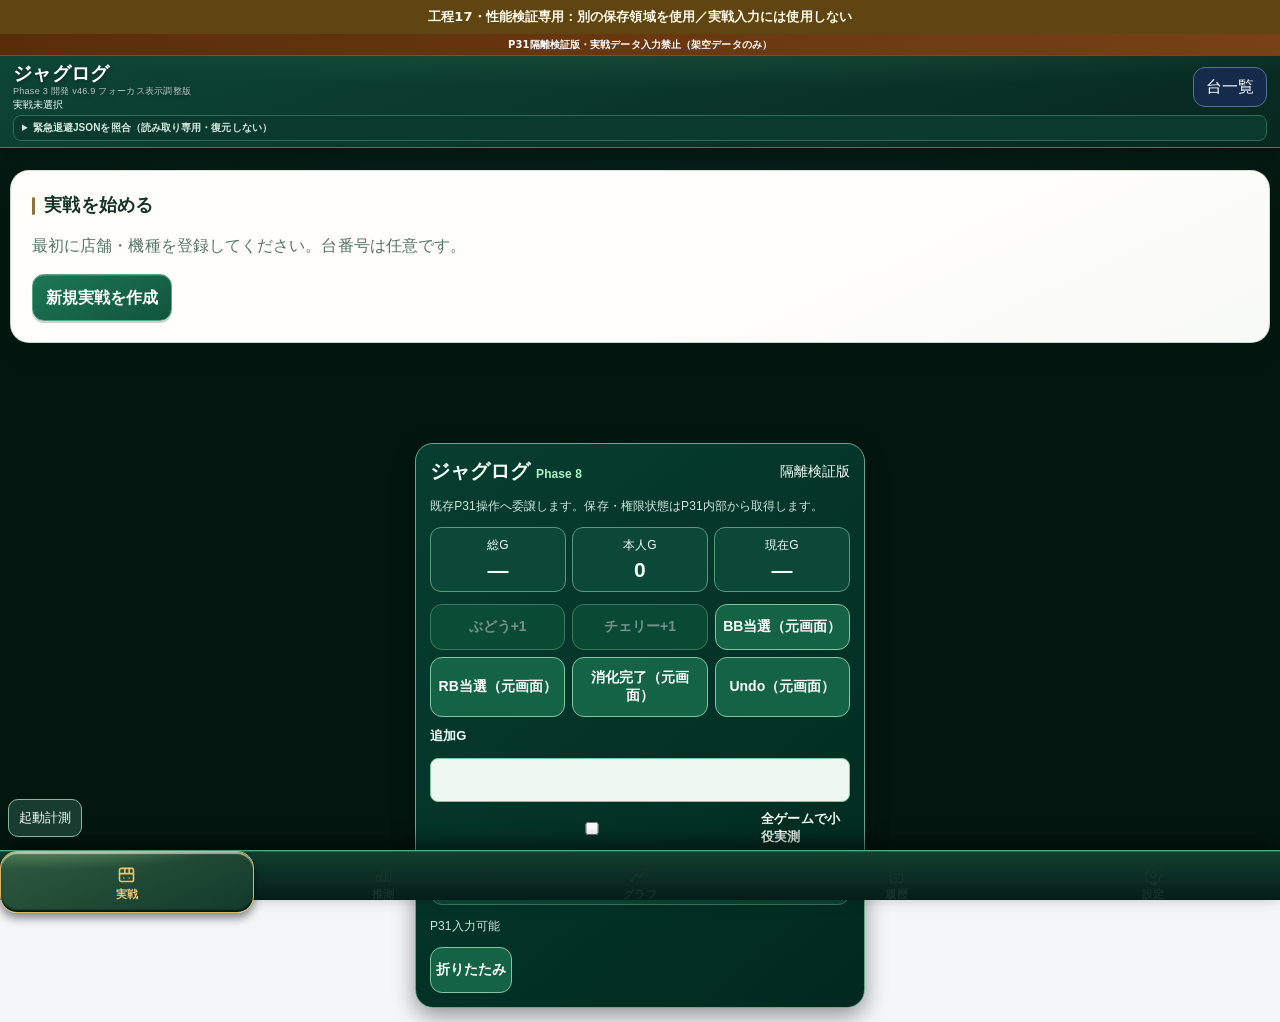
<file: p31-stage17-performance-test.html>
<!doctype html><html lang="ja"><head><meta charset="utf-8"><meta name="viewport" content="width=device-width,initial-scale=1,viewport-fit=cover"><meta name="theme-color" content="#0b1423"><title>【Phase 8隔離検証】P31派生エンジン｜本番使用禁止</title><style>
:root{font-family:-apple-system,BlinkMacSystemFont,'Hiragino Kaku Gothic ProN',sans-serif;color:#182231;background:#f5f6f8}*{box-sizing:border-box}body{margin:0;padding:env(safe-area-inset-top) 0 env(safe-area-inset-bottom)}header{position:sticky;top:0;background:#fff;border-bottom:1px solid #ddd;z-index:2;padding:12px 16px}main{margin:auto;padding:14px 14px 85px}.row{display:flex;align-items:center;gap:9px;flex-wrap:wrap}.between{justify-content:space-between}.panel{background:white;border:1px solid #e2e4e9;border-radius:17px;padding:16px;margin:11px 0}h1{font-size:19px;margin:0}h2{font-size:17px;margin:0 0 12px}small,.muted{color:#5f6a77}button,input,select{font:inherit}button{border:1px solid #cfd5da;background:white;padding:11px 13px;color:#182231;cursor:pointer}button:disabled{opacity:.4}button.primary{background:#152d4d;border:0}input,select{padding:11px;border-radius:10px;border:1px solid #ccd1d7;width:100%;background:white}.grid{display:grid;grid-template-columns:repeat(2,minmax(0,1fr));gap:10px}.four{display:grid;grid-template-columns:repeat(4,minmax(0,1fr))}.kpi{background:#f5f7f8;border-radius:12px;text-align:center}.kpi strong{display:block}.tap{border:0;color:white;font-weight:800;display:flex;flex-direction:column;justify-content:center;align-items:center}.grape{background:#319261}.cherry{background:#d56588}.bb{background:#d94343}.rb{background:#3079ba}.tabs{background:#fff;border-top:1px solid #ddd;padding-bottom:env(safe-area-inset-bottom)}.tabs button{flex:1}.tabs .active{border-top:3px solid #166441;font-weight:bold}.warning{background:#fff4df;padding:12px;border-radius:11px}.danger{background:#fff0ee;padding:12px;border-radius:11px}.tag{border-radius:99px;background:#eef1f4;padding:4px 9px;font-size:12px}.hidden{display:none!important}.event{padding:9px 0;border-bottom:1px solid #eef0f3;display:flex;justify-content:space-between;gap:10px}.event:last-child{border:0}.event button{padding:5px 9px;font-size:12px}.sp{margin-top:10px}label{font-size:13px;display:block;margin-bottom:5px;font-weight:600}.field{margin-bottom:12px}fieldset{border:0;padding:0;margin:0}.hint{font-size:12px}#alerts>div{margin-top:9px}.grow{flex:1}details summary{cursor:pointer;font-weight:650}pre{overflow:auto;font-size:12px} @media(min-width:620px){.grid{grid-template-columns:repeat(4,1fr)}}

/* Theme v3: saturated action surfaces, dark baseline; light mode preserves identity colors. */
@media (prefers-color-scheme:light){html[data-theme="auto"]{--bg:#f6f8fc;--surface:#fff;--surface2:#e9eef7;--txt:#142236;--muted:#586477;--line:#cdd6e3;--field:#fff;--header:#06458d;--nav:#fff}}
html{background:var(--bg);color:var(--txt)}header{background:var(--header);border-bottom:1px solid var(--line);color:white}header button{background:#152b4c;color:white;border-color:#577096}.panel{background:var(--surface);border-color:var(--line);box-shadow:none}.muted,small{color:var(--muted)}button{background:var(--field);color:var(--txt);border-color:var(--line)}button.primary{background:#ff8800;font-weight:750}input,select{background:var(--field);border-color:var(--line);color:var(--txt)}.kpi{background:var(--surface2);color:var(--txt)}.kpi strong{font-size:clamp(20px,5vw,38px);font-variant-numeric:tabular-nums}.four{gap:7px}.kpi{padding:12px 5px}.kpi small{font-size:11px}.tap{height:118px;border:1px solid #ffffff29;font-size:33px;box-shadow:inset 0 1px #ffffff30}.tap span{font-size:17px;font-weight:800;margin-top:2px}.grape{background:#00b738}.cherry{background:#fa2471}.bb{background:#f00713;font-size:54px}.rb{background:#075df6;font-size:54px}.tabs{border-color:var(--line)}.tabs .active{background:#045ad1;border-top:3px solid #7dbeff}.event{border-color:var(--line)}.fruit-stat{background:linear-gradient(135deg,#064d35,#052e27);border:1px solid #0dbb75;color:white}.cherry-stat{background:linear-gradient(135deg,#63304e,#34192d);border-color:#ac3e7c}.fruit-stat small{color:#fff}.fruit-stat span{display:block;border-top:1px solid #ffffff70;padding-top:6px;font-size:12px}.fruit-stat b{display:block;font-size:clamp(17px,4vw,27px);margin-top:3px}.measure-check{display:flex;align-items:center;gap:9px;margin-top:12px;font-size:13px}.measure-check input{width:20px;height:20px;flex:none}.warning{background:#61420d;color:#fff}.danger{background:#661c1c;color:white}.ok{color:#42eea0}dialog{background:var(--surface);color:var(--txt)}.hint{line-height:1.6}
@media(max-width:420px){header{padding:10px 12px}main{padding:9px 9px 82px}.panel{padding:12px;margin:9px 0}.tap{height:104px}.four .kpi strong{font-size:23px}}.action-left,.action-right{gap:10px}.action-left{align-content:start}.action-right{align-content:start}.action-left .tap,.action-right .tap{width:100%}
@media (orientation:landscape) and (min-width:700px){
  main{padding:10px 12px 82px}
  #playing{grid-template-columns:minmax(150px,1fr) minmax(290px,2.75fr) minmax(150px,1fr)}
  #playing>.panel:first-child>.row{align-self:center}
  #playing>.panel:first-child>.game-controls{margin-top:0}
  #playing>.panel:first-child>.four.sp{margin-top:0}
  #playing>.panel:first-child>p.hint{grid-column:2;margin:0;font-size:11px}
  #playing .action-left{grid-row:1 / 7;margin:0}
  #playing .action-right{grid-row:1 / 7;margin:0}
  #playing .action-left .tap,#playing .action-right .tap{height:100%;padding:9px 3px}
  #playing .action-left .tap{font-size:clamp(21px,3vw,36px)}
  #playing .action-left .tap span{font-size:clamp(11px,1.6vw,18px)}
  #playing .action-right .tap{font-size:clamp(48px,6vw,76px)}
  #playing>.panel:nth-child(2){grid-column:1 / 3;margin:0}
  #playing>.panel:nth-child(3){grid-column:3;margin:0}
  #playing .four{grid-template-columns:repeat(4,minmax(0,1fr))}
  #playing .kpi{padding:9px 3px;min-width:0}
  #playing .kpi small{font-size:clamp(9px,1.2vw,13px)}
  #playing .kpi strong{font-size:clamp(18px,2.65vw,34px)}
  #playing .fruit-stat b{font-size:clamp(15px,2.25vw,27px)}
}

/* v7: top G summary, quick-add, individual small-role correction */
.top-g-stats{display:grid;grid-template-columns:repeat(3,minmax(0,1fr));gap:8px}.top-g-stats .hall-total{background:#142844}.top-g-stats strong{overflow-wrap:anywhere}.game-controls{background:var(--surface2);border:1px solid var(--line);padding:12px;border-radius:14px;margin-top:10px}.game-controls label{margin:0}.game-input-row{display:grid;grid-template-columns:minmax(0,1.3fr) minmax(60px,.65fr) minmax(65px,.8fr) minmax(74px,.9fr);gap:7px;margin-top:7px}.game-input-row input{width:100%;min-width:0}.game-input-row button{padding:9px 4px;white-space:nowrap}.quick{font-weight:800;background:#29425e}.fruit-stat .minus{margin-top:9px;width:100%;background:#103b35;color:#fff;border:1px solid #78d1b0;padding:8px 3px;font-size:13px;font-weight:800}.cherry-stat .minus{background:#4b213b;border-color:#ef94c3}.quick-complete{margin-top:10px;width:100%;background:#fa8900;border:0;color:#fff;font-weight:800;font-size:16px}button[hidden]{display:none!important}
@media(max-width:430px){.game-input-row{grid-template-columns:minmax(0,1fr) 66px 65px 71px;gap:5px}.game-controls{padding:8px}.game-input-row button{font-size:13px}.top-g-stats .kpi small{font-size:10px}.top-g-stats .kpi strong{font-size:clamp(18px,5vw,25px)}}
@media(orientation:landscape) and (min-width:700px){#playing>.panel:first-child>.quick-complete{margin:0;padding:8px}#playing>.panel:first-child>.game-controls .measure-check{margin-top:7px}#playing>.panel:first-child>.top-g-stats strong{font-size:clamp(20px,3.1vw,39px)}}

/* Phase 2: compact setting inference and bonus count in play */
.bonus-counts{display:grid;grid-template-columns:1fr 1fr;gap:8px;margin-top:9px}.guess-mini{background:var(--surface2);border:1px solid var(--line);border-radius:12px;padding:10px;margin-top:10px}.guess-mini .row{gap:12px}.guess-grid{display:grid;grid-template-columns:repeat(2,minmax(0,1fr));gap:8px}.guess-rank{background:var(--surface2);border:1px solid var(--line);border-radius:13px;padding:13px}.guess-rank strong{display:block;font-size:clamp(24px,5vw,34px)}.guess-rank b{font-size:clamp(22px,4vw,30px);color:#6cbbff}.guess-row{display:grid;grid-template-columns:55px 1fr 62px;align-items:center;gap:8px;margin:11px 0}.guess-track{height:15px;background:var(--surface2);border-radius:9px;overflow:hidden}.guess-fill{height:100%;background:#3b93e8;border-radius:9px}.guess-row:first-of-type .guess-fill{background:#ff9900}.guess-warning{margin-top:10px;font-size:12px;color:var(--muted)}.guess-source{display:block;overflow-wrap:anywhere;margin:6px 0;color:#8bc4ff}.guess-mini button{padding:5px 9px;font-size:12px}
@media(orientation:landscape) and (min-width:700px){#playing>.panel:first-child>.bonus-counts{margin:0}#playing>.panel:first-child>.guess-mini{margin:0}#playing>.panel:nth-child(2){grid-row:9}#playing>.panel:nth-child(3){grid-row:9}}
@media(orientation:portrait){#playing>.panel:first-child{display:flex}#playing>.panel:first-child>.action-board .action-left{grid-column:1 / -1;grid-template-columns:1fr 1fr}#playing>.panel:first-child>.action-board .action-right{grid-column:1 / -1;grid-template-columns:1fr 1fr}#playing>.panel:first-child>.four{order:5}#playing .tap{height:96px}}

/* v9: transparent evidence and grouped posterior, no extra likelihood */
.guess-group-grid{display:grid;grid-template-columns:1fr 1fr;gap:8px;margin-top:12px}
.guess-group{border:1px solid var(--line);background:var(--surface2);border-radius:12px;padding:12px}
.guess-group small{display:block;font-size:12px}.guess-group strong{font-size:25px;font-variant-numeric:tabular-nums}
.guess-evidence{background:var(--surface2);border:1px solid var(--line);padding:12px;border-radius:12px;margin-top:12px}
.guess-evidence .evidence-row{display:grid;grid-template-columns:1fr 1fr;gap:8px;margin-top:7px}
.guess-evidence .evidence-row span{font-variant-numeric:tabular-nums}
.guess-evidence h3{font-size:14px;margin:0 0 7px}
.guess-model-table{width:100%;border-collapse:collapse;font-size:12px;margin-top:8px}
.guess-model-table th,.guess-model-table td{padding:7px 4px;border-bottom:1px solid var(--line);text-align:right}
.guess-model-table th:first-child,.guess-model-table td:first-child{text-align:left}
.guess-track{position:relative}.guess-fill{min-width:0}

/* Phase 3 v13 graphs */
.graph-wrap{background:var(--surface2);border:1px solid var(--line);border-radius:13px;padding:7px;overflow:hidden}
.graph-wrap svg{width:100%;height:auto;display:block;max-height:390px}
.graph-summary{display:grid;grid-template-columns:repeat(3,minmax(0,1fr));gap:8px}
.graph-stat{border:1px solid var(--line);background:var(--surface2);border-radius:11px;padding:10px;text-align:center}
.graph-stat strong{display:block;font-size:24px;font-variant-numeric:tabular-nums}
.graph-stat small{display:block;font-size:11px}
.graph-legend{display:flex;flex-wrap:wrap;gap:12px;font-size:12px;margin-top:8px}
.graph-legend span{display:inline-flex;align-items:center;gap:5px}
.graph-dot{display:inline-block;width:9px;height:9px;border-radius:50%}
.graph-bonus-row{display:grid;grid-template-columns:75px 55px 1fr;gap:7px;padding:10px 0;border-bottom:1px solid var(--line);font-size:13px}
.graph-bonus-row:last-child{border:0}

/* Phase 3 v14 finance */
.finance-form{display:grid;grid-template-columns:minmax(0,1.35fr) minmax(0,1fr);gap:9px;align-items:end}
.finance-form button{grid-column:1/-1;min-height:43px}
.finance-form input,.finance-form select{width:100%;min-width:0}
.finance-summary{display:grid;grid-template-columns:repeat(2,minmax(0,1fr));gap:8px}
.finance-summary .finance-stat{border:1px solid var(--line);background:var(--surface2);padding:9px;border-radius:10px}
.finance-summary .finance-stat small{display:block;font-size:11px;color:var(--muted)}
.finance-summary .finance-stat strong{font-size:18px;font-variant-numeric:tabular-nums;overflow-wrap:anywhere}
.finance-record{display:grid;grid-template-columns:1fr auto;gap:8px;padding:9px 0;border-bottom:1px solid var(--line);align-items:center}
.finance-record small{display:block;color:var(--muted);font-size:11px}

/* Phase 3 v15: session history and card account */
.history-session{padding:11px 0;border-bottom:1px solid var(--line)}
.history-session strong{display:block;font-size:14px}
.history-session .detail{display:block;color:var(--muted);font-size:12px;margin-top:3px;overflow-wrap:anywhere}
.card-account{border:1px solid var(--line);background:var(--surface2);border-radius:12px;padding:12px;margin-top:9px}
.card-account h3{margin:0 0 5px;font-size:14px}
.card-account .big{font-size:21px;font-weight:800;font-variant-numeric:tabular-nums}
.card-account small{display:block;color:var(--muted);font-size:12px}

/* v19 UI-only redesign. Existing event storage / replay are unchanged. */
.action-board{display:grid;grid-template-columns:repeat(2,minmax(0,1fr));gap:9px}
.action-left,.action-right{display:contents}
.record-card{position:relative;height:160px;min-width:0;border-radius:15px;overflow:hidden;background:var(--record-bg);color:var(--record-fg)}
.record-card.bb{--record-bg:#bd303a;--record-fg:#fff;grid-column:1;grid-row:1}
.record-card.rb{--record-bg:#2865bf;--record-fg:#fff;grid-column:2;grid-row:1}
.record-card.grape{--record-bg:#16813c;--record-fg:#fff;grid-column:1;grid-row:2}
.record-card.cherry{--record-bg:#cf155c;--record-fg:#fff;grid-column:2;grid-row:2}
.record-card .tap{position:absolute;inset:0;display:flex;width:100%;height:100%;align-items:center;justify-content:center;background:transparent!important;box-shadow:none;border:0;color:inherit;padding:0 5px 27px;font-size:clamp(49px,14vw,70px);font-weight:850;line-height:1}
.record-symbol{display:flex;align-items:center;justify-content:center;font-size:inherit!important;font-weight:inherit!important;margin:0!important;line-height:1}
.fruit-icon{width:clamp(67px,20vw,85px);height:clamp(67px,20vw,85px);display:block}
.record-card .record-minus{position:absolute;right:4px;top:4px;z-index:1;width:44px;height:44px;border:0;border-radius:12px;background:transparent;color:inherit;font-size:24px;line-height:1;font-weight:600;padding:0}
.record-card .record-minus::before{content:"";position:absolute;inset:7px;border-radius:7px;background:#ffffff26;z-index:-1}
.record-footer{pointer-events:none;position:absolute;bottom:7px;left:8px;right:8px;min-height:31px;display:flex;align-items:center;justify-content:center;gap:8px;background:#00000027;border-radius:7px;font-variant-numeric:tabular-nums;font-size:clamp(13px,3.7vw,17px);font-weight:750;white-space:nowrap}
.record-footer strong{font-size:inherit}.record-footer b{font-size:clamp(11px,3.1vw,15px)}.stat-divider{width:1px;height:17px;background:currentColor;opacity:.55}
.hall-prob{background:var(--surface2);border:1px solid var(--line);border-radius:12px;padding:10px;margin-top:9px}.prob-head{font-size:12px;font-weight:700;display:flex;justify-content:space-between;gap:6px}.prob-head span{font-size:10px;color:var(--muted);font-weight:500}.prob-grid{display:grid;grid-template-columns:repeat(3,minmax(0,1fr));gap:5px;margin-top:7px;text-align:center}.prob-grid small{display:block;font-size:12px}.prob-grid strong{font-size:clamp(13px,3.6vw,17px);font-variant-numeric:tabular-nums}.prob-grid>div:nth-child(1) small{color:#ff6577}.prob-grid>div:nth-child(2) small{color:#7db8ff}
html[data-theme="light"] .record-card.bb{--record-bg:#ffd4dc;--record-fg:#bd1830}html[data-theme="light"] .record-card.rb{--record-bg:#cde4ff;--record-fg:#0752ba}html[data-theme="light"] .record-card.grape{--record-bg:#cdf2d9;--record-fg:#087836}html[data-theme="light"] .record-card.cherry{--record-bg:#ffcde1;--record-fg:#c6004d}
html[data-theme="light"] .record-footer{background:#ffffff80}html[data-theme="light"] .record-minus::before{background:#ffffffb3}
@media(prefers-color-scheme:light){html[data-theme="auto"] .record-card.bb{--record-bg:#ffd4dc;--record-fg:#bd1830}html[data-theme="auto"] .record-card.rb{--record-bg:#cde4ff;--record-fg:#0752ba}html[data-theme="auto"] .record-card.grape{--record-bg:#cdf2d9;--record-fg:#087836}html[data-theme="auto"] .record-card.cherry{--record-bg:#ffcde1;--record-fg:#c6004d}html[data-theme="auto"] .record-footer{background:#ffffff80}}
#playing>.panel:first-child>.four.sp .fruit-stat{display:none}
@media(orientation:landscape) and (min-width:700px){
 #playing>.panel:first-child>.hall-prob{margin-top:0}
 #playing>.panel:first-child>p.hint{grid-row:8}
 #playing .action-left{display:grid;grid-row:1/9;grid-template-rows:1fr 1fr;gap:8px}
 #playing .action-right{display:grid;grid-row:1/9;grid-template-rows:1fr 1fr;gap:8px}
 #playing .record-card{height:100%;grid-column:auto;grid-row:auto}
 #playing .record-card .tap{height:100%;min-height:0;width:100%;font-size:clamp(45px,6vw,78px);padding:0 5px 22px}
 #playing .record-card .fruit-icon{width:clamp(60px,7vw,88px);height:clamp(60px,7vw,88px)}
}

/* v26: keep touch targets stable; do not stretch them to the tallest auxiliary panel */
#playing .record-card{height:160px}
#playing .record-minus{min-width:44px;min-height:44px}
#playing .supporting-panel{padding:12px}
#playing .supporting-panel summary{font-size:16px;cursor:pointer}
#playing .supporting-panel details[open] summary{margin-bottom:10px}
#playing .play-help{background:var(--surface2);border-radius:10px;padding:9px 11px;font-size:12px}
#playing .play-help summary{font-size:12px}
@media (orientation:portrait){
 #playing>.panel:first-child>.action-board{order:5;margin-top:10px}
 #playing .record-card{height:160px}
}
@media (orientation:landscape) and (min-width:700px){
 #playing{grid-template-columns:minmax(152px,1fr) minmax(290px,2.35fr) minmax(152px,1fr)}
 #playing .action-board{display:contents}
 #playing .action-left,#playing .action-right{align-self:start;display:flex;flex-direction:column;grid-row:1 / 9;min-height:0}
 #playing .record-card{height:145px!important;flex:0 0 145px;max-height:145px;align-self:stretch}
 #playing .record-card .tap{max-height:100%}
 #playing>.panel:first-child>.hall-prob{margin:0}
 #playing>.panel:nth-child(n+2){grid-row:auto;grid-column:1/-1;align-self:start}
 #playing .supporting-panel{grid-column:1/-1}
 #playing .record-footer{font-size:14px;gap:5px}
 #playing .record-footer b{font-size:12px}
}

/* v28: independent landscape button column sizing. Supporting panels never define button height. */
@media (orientation:landscape) and (min-width:700px){
  #playing{display:grid;grid-template-columns:minmax(145px,1fr) minmax(300px,2.7fr) minmax(145px,1fr);grid-template-rows:repeat(11,max-content);grid-auto-rows:max-content;gap:8px;align-items:start}
  #playing>.panel:first-child{display:contents}
  #playing>.panel:first-child>.row{grid-column:2;grid-row:1}
  #playing>.panel:first-child>.top-g-stats{grid-column:2;grid-row:2}
  #playing>.panel:first-child>.hall-prob{grid-column:2;grid-row:3}
  #playing>.panel:first-child>.game-controls{grid-column:2;grid-row:4}
  #playing>.panel:first-child>.quick-complete{grid-column:2;grid-row:5}
  #playing>.panel:first-child>.bonus-counts{grid-column:2;grid-row:6}
  #playing>.panel:first-child>.four.sp{grid-column:2;grid-row:7}
  #playing>.panel:first-child>.guess-mini{grid-column:2;grid-row:8}
  #playing>.panel:first-child>.play-help{grid-column:2;grid-row:9}
  #playing>.panel:first-child>.action-board{display:contents}
  #playing .action-right,#playing .action-left{display:flex;flex-direction:column;gap:8px;align-self:start;justify-self:stretch;min-height:0;max-height:none;grid-row:2;align-items:stretch}
  #playing .action-right{grid-column:1}
  #playing .action-left{grid-column:3}
  #playing .action-right .record-card,#playing .action-left .record-card{height:145px!important;min-height:145px!important;max-height:145px!important;flex:0 0 145px!important;grid-row:auto;grid-column:auto}
  #playing .record-card .tap{height:100%!important;min-height:0!important;max-height:100%!important}
  #playing>.panel.hall-panel{grid-column:1/-1;grid-row:12;margin:0}
  #playing>.panel.supporting-panel{grid-column:1/-1;grid-row:auto;margin:0}
  #playing>.panel:last-child{grid-column:1/-1;grid-row:auto;margin:0}
  #playing .supporting-panel details:not([open])> :not(summary){display:none}
  #playing .supporting-panel{padding:10px 12px}
}

/* v29: explicit contrast for dark-colored fixed elements under light/auto themes. */
html[data-theme="light"] header small,
html[data-theme="light"] header .muted,
html[data-theme="light"] .top-g-stats .hall-total,
html[data-theme="light"] .top-g-stats .hall-total small,
html[data-theme="light"] .top-g-stats .hall-total strong,
html[data-theme="light"] .game-input-row button.quick{color:#fff!important}
@media(prefers-color-scheme:light){
 html[data-theme="auto"] header small,
 html[data-theme="auto"] header .muted,
 html[data-theme="auto"] .top-g-stats .hall-total,
 html[data-theme="auto"] .top-g-stats .hall-total small,
 html[data-theme="auto"] .top-g-stats .hall-total strong,
 html[data-theme="auto"] .game-input-row button.quick{color:#fff!important}
}

/* v30: tap affordance and compact mobile controls; preserve event handling. */
#playing .record-card .tap,
#playing .record-minus,
#playing .game-input-row button,
#playing .quick-complete{touch-action:manipulation;-webkit-tap-highlight-color:transparent}
#playing .record-card .tap:active{filter:brightness(.90);transform:scale(.985)}
#playing .game-input-row button:active:not(:disabled),
#playing .quick-complete:active:not(:disabled){filter:brightness(.90)}
#playing button:focus-visible,#playing input:focus-visible,
#playing select:focus-visible{outline:3px solid #f7aa34;outline-offset:2px}
#playing .game-input-row input{font-size:16px}
#playing .game-input-row button{min-height:44px}
#playing .record-card .record-minus{touch-action:manipulation}
html[data-theme="light"] .prob-grid>div:nth-child(2) small{color:#1756aa}
@media (prefers-color-scheme:light){html[data-theme="auto"] .prob-grid>div:nth-child(2) small{color:#1756aa}}
@media (orientation:portrait) and (max-width:430px){
  #playing .game-input-row{grid-template-columns:minmax(0,1fr) 63px 64px 70px}
  #playing .game-input-row input{padding-left:8px;padding-right:4px;font-size:16px}
  #playing .game-input-row button{padding:9px 2px}
  #playing .record-card .record-minus{border-radius:11px}
}

/* v31: presentation-only refinements. Preserve counters, event handlers, and lease logic. */
#playing .prob-head{display:grid;grid-template-columns:minmax(0,1fr) auto;align-items:start;column-gap:8px;line-height:1.35}
#playing .prob-head span{text-align:right;white-space:nowrap;font-variant-numeric:tabular-nums}
#playing .prob-grid{align-items:baseline}
#playing .game-input-row input{min-width:0;box-sizing:border-box}
#playing .record-card .record-minus:active{filter:brightness(.83)}
#playing .record-card .record-minus:focus-visible{outline:3px solid #ffb641;outline-offset:-4px}
#playing .record-card .tap:focus-visible{outline:3px solid #ffb641;outline-offset:-4px}
#playing .record-card .record-footer{font-variant-numeric:tabular-nums}
@media (orientation:portrait) and (max-width:430px){
 #playing .prob-head{font-size:11px}
 #playing .prob-head span{font-size:10px}
 #playing .game-controls{padding:10px}
 #playing .game-input-row{grid-template-columns:minmax(0,1fr) 58px 65px 72px;gap:5px}
 #playing .game-input-row button{min-height:44px;padding:8px 2px;font-size:13px}
 #playing .record-card .record-minus{right:3px;top:3px;width:46px;height:46px}
}

/* v32: bonus instructions available on demand; action buttons stay prominent. */
#playing .bonus-guide{margin:2px 0 10px;padding:8px 10px;background:var(--surface2);border:1px solid var(--line);border-radius:10px}
#playing .bonus-guide summary{font-size:13px;line-height:1.6;min-height:30px;display:list-item}
#playing .bonus-guide p{margin:9px 0 3px;line-height:1.7}
#playing #bonuses .event{align-items:center;gap:8px}
#playing #bonuses .event button{min-width:64px}
#playing .tabs button:focus-visible,#playing button:focus-visible{outline:3px solid #f89b19;outline-offset:2px}
/* v33: bonus history readability. No changes to event processing or persistence. */
#playing .bonus-list-caption{font-size:12px;margin:10px 0 2px}#playing #bonuses{display:flex;flex-direction:column;gap:0}
#playing #bonuses .event{padding:11px 3px;min-height:46px;line-height:1.55;flex-wrap:wrap}
#playing #bonuses .event span{flex:1 1 190px;overflow-wrap:anywhere}
#playing #bonuses .event:first-child{background:var(--surface2);border-radius:10px;padding:12px 10px;margin-top:2px;border:1px solid var(--line)}
#playing #bonuses .event button{white-space:nowrap;min-height:44px;margin-left:auto}
#playing .bonus-guide summary{cursor:pointer}
@media (orientation:portrait) and (max-width:430px){#playing #bonuses .event{gap:6px}#playing #bonuses .event span{font-size:13px}}
/* v34: distinct, touch-friendly lifecycle actions; event logic unchanged. */
#playing .session-actions{display:flex;flex-wrap:wrap;align-items:stretch;gap:9px;padding-top:12px;margin-top:11px;border-top:1px solid var(--line)}
#playing .session-actions button{min-height:48px;padding:10px 15px;line-height:1.4;white-space:normal;touch-action:manipulation}
#playing .session-actions #closeBtn{margin-left:auto;border-width:1.5px}
#playing .session-actions button:disabled{opacity:.46;cursor:not-allowed}
#playing #undoBtn{min-height:44px;touch-action:manipulation}
@media (orientation:portrait) and (max-width:430px){#playing .session-actions #closeBtn{margin-left:0}}

/* v36: visible keyboard focus and tap feedback; UI only, event handling unchanged. */
#playing button:not(:disabled){-webkit-tap-highlight-color:rgba(125,190,255,.24);touch-action:manipulation}
#playing button:focus-visible,#playing input:focus-visible,#playing select:focus-visible,#playing details>summary:focus-visible{outline:3px solid #ffad33;outline-offset:3px}
#playing .record-card .tap:not(:disabled):active{filter:brightness(1.12)}
#playing .record-card .record-minus:not(:disabled):active{filter:brightness(1.2)}
#playing .game-input-row button:not(:disabled):active,#playing .session-actions button:not(:disabled):active{filter:brightness(1.12)}
#playing .bonus-guide>summary{padding:3px 0}
@media(prefers-reduced-motion:no-preference){#playing .record-card .tap,#playing .record-card .record-minus{transition:filter .1s ease}}
html[data-theme="light"] .guess-rank b{color:#07519c}html[data-theme="light"] .guess-source{color:#07519c}
/* v45: landscape central usability; maintain counter coordinates and tap targets. */
@media (orientation:landscape) and (min-width:700px){
 #playing{grid-template-columns:minmax(145px,1fr) minmax(330px,3.1fr) minmax(145px,1fr);column-gap:12px}
 #playing>.panel:first-child>.game-controls{align-self:start}
 #playing .action-left,#playing .action-right{gap:10px}
}

/* v46 visual overhaul: one coherent desktop/landscape layout overrides legacy grid rows.
   This layer changes presentation only; all event and persistence logic remains untouched. */
:root{--ui-radius:16px}
main{width:100%}
.panel{border-radius:var(--ui-radius);overflow-wrap:anywhere}
.panel h2{letter-spacing:.01em}
.tabs{box-shadow:0 -5px 28px #0002}
input:focus-visible,select:focus-visible,button:focus-visible,summary:focus-visible{outline:3px solid #72bdff;outline-offset:2px}
#tab-guess,#tab-graphs,#tab-history,#tab-settings{max-width:820px;margin:0 auto}
#tab-guess>.panel,#tab-graphs>.panel,#tab-history>.panel,#tab-settings>.panel{padding:clamp(14px,2.2vw,24px);margin:12px 0}
#tab-guess h2,#tab-graphs h2,#tab-history h2,#tab-settings h2{font-size:clamp(17px,2vw,21px)}
#tab-guess .panel>p.hint,#tab-graphs .panel>p.hint,#tab-history .panel>p.hint{max-width:72ch}
#tab-guess select,#tab-graphs select,#tab-history select{max-width:100%}
#playing>.panel:first-child{overflow:visible}
@media (orientation:landscape) and (min-width:700px){
 header{padding:9px 16px}
 header .row.between{max-width:1320px;margin:auto}
 main{max-width:1320px;padding:12px 16px 90px}
 #playing:not(.hidden){flex-direction:column;gap:12px;align-items:stretch}
 #playing>.panel:first-child{display:flex!important;flex-direction:column;position:relative;margin:0;padding:14px clamp(165px,20vw,215px) 16px;min-height:460px;gap:9px;overflow:visible}
 #playing>.panel:first-child>.row{min-height:30px}
 #playing>.panel:first-child>.top-g-stats{display:grid;grid-template-columns:repeat(3,minmax(0,1fr));gap:7px}
 #playing>.panel:first-child>.bonus-counts{display:grid;grid-template-columns:repeat(2,minmax(0,1fr));gap:8px}
 #playing>.panel:first-child>.action-board{display:block!important;position:absolute;inset:58px 0 auto;pointer-events:none}
 #playing>.panel:first-child>.action-board>.action-right,
 #playing>.panel:first-child>.action-board>.action-left{display:flex!important;position:absolute;top:0;flex-direction:column;gap:12px;align-items:stretch;justify-content:start;min-height:0!important;width:clamp(142px,17vw,190px);margin:0!important;pointer-events:auto}
 #playing>.panel:first-child>.action-board>.action-right{left:14px}
 #playing>.panel:first-child>.action-board>.action-left{right:14px}
 #playing>.panel:first-child>.action-board .record-card{width:100%;height:clamp(150px,15vw,182px)!important;min-height:0!important;max-height:none!important;flex:none!important}
 #playing>.panel:first-child>.action-board .tap{width:100%;font-size:clamp(39px,5vw,64px);padding:0 5px 22px}
 #playing>.panel:first-child>.action-board .fruit-icon{width:clamp(55px,6vw,84px);height:clamp(55px,6vw,84px)}
 #playing>.panel:first-child>.action-board .record-footer{font-size:15px}
 #playing>.panel:first-child>.action-board .record-minus{min-width:42px;min-height:42px}
 #playing>.panel:first-child>.game-controls .game-input-row{grid-template-columns:minmax(0,1fr) minmax(57px,auto) minmax(62px,auto) minmax(70px,auto)}
 #playing>.panel:first-child>.game-controls button{font-size:clamp(12px,1.25vw,16px)}
 #playing>.panel.hall-panel,#playing>.panel.supporting-panel,#playing>.panel:last-child{grid-column:auto!important;grid-row:auto!important;width:100%}
 #playing>.panel.hall-panel{order:1}
 #playing>.panel.supporting-panel{order:2}
 #playing>.panel:last-child{order:3}
 #playing>.panel:first-child .kpi strong{font-size:clamp(22px,2.7vw,34px)}
 .four{grid-template-columns:repeat(4,minmax(0,1fr))}
}
@media (orientation:portrait){
 #playing>.panel:first-child{display:flex!important;flex-direction:column;gap:0}
 #playing>.panel:first-child>.row{order:0}
 #playing>.panel:first-child>.top-g-stats{order:1}
 #playing>.panel:first-child>.hall-prob{order:2}
 #playing>.panel:first-child>.game-controls{order:3}
 #playing>.panel:first-child>.action-board{order:4!important;display:grid;grid-template-columns:1fr;gap:8px;margin:12px 0 0}
 #playing>.panel:first-child>.action-board .action-right{display:grid;grid-template-columns:repeat(2,minmax(0,1fr));gap:10px;grid-column:auto;grid-row:auto}
 #playing>.panel:first-child>.action-board .action-left{display:grid;grid-template-columns:repeat(2,minmax(0,1fr));gap:10px;grid-column:auto;grid-row:auto}
 #playing>.panel:first-child>.bonus-counts{order:5}
 #playing>.panel:first-child>.four.sp{order:6}
 #playing>.panel:first-child>.guess-mini{order:7}
 #playing>.panel:first-child>.quick-complete{order:8}
 #playing>.panel:first-child>.play-help{order:9}
 #playing>.panel:first-child>p.hint{order:10}
 #playing .record-card{height:clamp(126px,36vw,172px)}
 #playing .record-card .tap{height:100%!important}
 #playing>.panel:first-child>.top-g-stats .kpi{padding:10px 4px}
 #playing>.panel:first-child>.hall-prob{margin-top:8px}
 #playing>.panel:first-child>.game-controls{margin-top:8px}
 #playing>.panel:first-child>.guess-mini{margin-top:8px}
 #playing>.panel:first-child>.bonus-counts{margin-top:9px}
 #playing>.panel:first-child>.play-help{margin-top:8px}
}
@media (min-width:900px) and (orientation:portrait){main{max-width:820px}}


/* v46.7: authoritative landscape layout; replaces former v46.1 side rail and v46.3-v46.6 overrides.
    Original separated 2x2 action geography.
   left: BB then RB; right: grape then cherry; center: stats and G input.
   No element IDs, saving behavior or event handlers are changed. */
@media (orientation:landscape) and (min-width:700px) {
 :root{--landscape-rail:0px}
 body{padding-right:0!important}
 header{position:relative!important;right:auto!important;padding:6px 12px!important}
 header h1{font-size:clamp(17px,2.5vw,24px)!important;line-height:1.2}
 header #activeSummary{font-size:11px!important}
 main{max-width:1320px!important;margin:0 auto;padding:8px 10px 68px!important}
 .tabs{position:fixed!important;top:auto!important;bottom:0!important;left:0!important;right:0!important;width:100%!important;height:50px!important;display:flex!important;flex-direction:row!important;justify-content:space-around!important;align-items:stretch!important;padding:0 env(safe-area-inset-right) 0 env(safe-area-inset-left)!important;border-left:0!important;border-top:1px solid var(--line)!important;z-index:15}
 .tabs button{flex:1 1 0!important;min-height:47px!important;height:49px!important;padding:4px 2px!important;font-size:12px!important;border-left:0!important;white-space:nowrap}
 .tabs .active{border-left:0!important;border-top:3px solid #1680eb!important}
 #playing:not(.hidden){display:flex!important;flex-direction:column!important;gap:9px!important}
 #playing>.panel:first-child{display:grid!important;grid-template-columns:minmax(150px,22.5%) minmax(0,1fr) minmax(150px,22.5%)!important;grid-template-rows:repeat(8,auto)!important;gap:6px 9px!important;min-height:0!important;margin:0!important;padding:10px!important;align-items:start!important;overflow:visible!important}
 #playing>.panel:first-child>.row{grid-column:2!important;grid-row:1!important;min-height:0!important;margin:0!important}
 #playing>.panel:first-child>.top-g-stats{grid-column:2!important;grid-row:3!important;display:grid!important;grid-template-columns:repeat(3,minmax(0,1fr))!important;gap:4px!important;margin:0!important}
 #playing>.panel:first-child>.hall-prob{grid-column:2!important;grid-row:4!important;margin:0!important;padding:6px!important}
 #playing>.panel:first-child>.game-controls{grid-column:2!important;grid-row:2!important;margin:0!important;padding:7px!important}
 #playing>.panel:first-child>.bonus-counts{grid-column:2!important;grid-row:5!important;margin:0!important}
 #playing>.panel:first-child>.four.sp{grid-column:2!important;grid-row:5!important;margin:0!important}
 #playing>.panel:first-child>.guess-mini{grid-column:2!important;grid-row:6!important;margin:0!important;padding:6px!important;font-size:12px!important}
 #playing>.panel:first-child>.play-help{grid-column:2!important;grid-row:7!important;margin:0!important}
 #playing>.panel:first-child>.quick-complete:not([hidden]){grid-column:2!important;grid-row:8!important;margin:0!important}
 #playing>.panel:first-child>p.hint{grid-column:2!important;grid-row:9!important}
 #playing>.panel:first-child>.action-board{position:static!important;inset:auto!important;display:contents!important;height:auto!important;min-height:0!important;margin:0!important;pointer-events:auto!important}
 #playing>.panel:first-child>.action-board>.action-right{grid-column:1!important;grid-row:1 / 8!important;display:grid!important;grid-template-rows:repeat(2,140px)!important;grid-template-columns:minmax(0,1fr)!important;gap:9px!important;position:static!important;min-height:0!important;width:auto!important;margin:0!important;pointer-events:auto!important}
 #playing>.panel:first-child>.action-board>.action-left{grid-column:3!important;grid-row:1 / 8!important;display:grid!important;grid-template-rows:repeat(2,140px)!important;grid-template-columns:minmax(0,1fr)!important;gap:9px!important;position:static!important;min-height:0!important;width:auto!important;margin:0!important;pointer-events:auto!important}
 #playing>.panel:first-child>.action-board .record-card{width:100%!important;height:140px!important;min-height:140px!important;max-height:140px!important;position:relative!important;align-self:start!important;margin:0!important}
 #playing>.panel:first-child>.action-board .tap{height:100%!important;min-height:0!important;width:100%!important;font-size:clamp(43px,5.7vw,74px)!important;padding:8px 4px 26px!important}
 #playing>.panel:first-child>.action-board .fruit-icon{width:clamp(58px,7vw,85px)!important;height:clamp(58px,7vw,85px)!important}
 #playing>.panel:first-child>.action-board .record-footer{font-size:clamp(14px,1.8vw,20px)!important}
 #playing>.panel:first-child>.top-g-stats .kpi{padding:6px 2px!important}
 #playing>.panel:first-child>.top-g-stats .kpi strong{font-size:clamp(17px,2.3vw,26px)!important}
 #playing>.panel:first-child>.game-controls .game-input-row{grid-template-columns:minmax(0,1fr) repeat(3,minmax(42px,auto))!important;gap:4px!important}
 #playing>.panel:first-child>.game-controls .game-input-row button{padding:7px 2px!important;font-size:12px!important}
 #playing>.panel:first-child>.game-controls .measure-check{font-size:11px!important}
 #playing>.panel:first-child>.bonus-counts .kpi{padding:5px!important}
 #playing>.panel.hall-panel,#playing>.panel.supporting-panel,#playing>.panel:last-child{margin:0!important;width:100%!important}
}

/* Compact landscape: one authoritative size rule, no competing v46.x layers. */
@media (orientation:landscape) and (min-width:700px) and (max-height:430px){
 header{padding:4px 12px!important}
 header h1{font-size:18px!important;line-height:1.1!important}
 header #activeSummary{font-size:10px!important;line-height:1.1!important}
 header #sessionsBtn{padding:5px 10px!important;min-height:32px!important}
 main{padding-top:5px!important}
 #playing>.panel:first-child{padding:6px 8px!important;gap:5px 7px!important}
 #playing>.panel:first-child>.row{height:21px!important;min-height:21px!important;align-items:center!important}
 #playing>.panel:first-child>.row h2{font-size:14px!important;line-height:1.1!important;margin:0!important}
 #playing>.panel:first-child>.row .tag{font-size:10px!important;padding:2px 5px!important}
 #playing>.panel:first-child>.game-controls{min-width:0!important;padding:7px!important}
 #playing>.panel:first-child>.game-controls .row{min-height:17px!important}
 #playing>.panel:first-child>.game-controls .row label{font-size:13px!important;font-weight:750!important}
 #playing>.panel:first-child>.game-controls .hint{font-size:10px!important}
 #playing>.panel:first-child>.game-controls .game-input-row{margin-top:2px!important;grid-template-columns:minmax(76px,1fr) minmax(43px,auto) minmax(47px,auto) minmax(53px,auto)!important;gap:5px!important}
 #playing>.panel:first-child>.game-controls .game-input-row input{min-height:42px!important;min-width:0!important;padding:6px!important;font-size:13px!important}
 #playing>.panel:first-child>.game-controls .game-input-row button{min-height:42px!important;padding:4px 2px!important;white-space:nowrap!important;font-size:12px!important;font-weight:750!important}
 #playing>.panel:first-child>.game-controls .measure-check{margin-top:2px!important;font-size:10.5px!important;line-height:1.25!important;gap:5px!important;overflow-wrap:anywhere!important}
 #playing>.panel:first-child>.game-controls .measure-check input{min-width:20px!important;min-height:20px!important}
 #playing>.panel:first-child>.top-g-stats .kpi{padding:3px!important}
 #playing>.panel:first-child>.top-g-stats .kpi small{font-size:10.5px!important}
 #playing>.panel:first-child>.top-g-stats .kpi strong{font-size:20px!important;line-height:1.1!important}
 #playing>.panel:first-child>.hall-prob{min-width:0!important;padding:4px!important}
 #playing>.panel:first-child>.hall-prob .prob-head{font-size:10.5px!important;line-height:1.1!important}
 #playing>.panel:first-child>.hall-prob .prob-grid{margin-top:1px!important}
 #playing>.panel:first-child>.hall-prob .prob-grid small{font-size:10.5px!important}
 #playing>.panel:first-child>.hall-prob strong{font-size:15.5px!important;line-height:1.1!important}
 #playing>.panel:first-child>.guess-mini{grid-row:6!important;line-height:1.35!important;overflow-wrap:anywhere!important}
 #playing>.panel:first-child>.play-help{grid-row:7!important}
 #playing>.panel:first-child>.four.sp{grid-row:5!important;grid-column:2!important}
 #playing>.panel:first-child>.action-board>.action-right,#playing>.panel:first-child>.action-board>.action-left{grid-row:1 / 6!important}
 #playing>.panel:first-child>.action-board .record-minus{min-width:34px!important;min-height:34px!important}
 .tabs button{font-size:13px!important;font-weight:650!important}
}
@media (orientation:landscape) and (min-width:700px) and (max-height:390px){
 #playing>.panel:first-child>.action-board>.action-right,#playing>.panel:first-child>.action-board>.action-left{grid-template-rows:repeat(2,120px)!important;gap:7px!important}
 #playing>.panel:first-child>.action-board .record-card{height:120px!important;min-height:120px!important;max-height:120px!important}
}
@media (orientation:landscape) and (min-width:700px){
 #playing>.panel.hall-panel,#playing>.panel.supporting-panel,#playing>.panel:last-child{min-width:0!important}
 #playing>.panel:first-child>.action-board .record-minus:focus-visible,#playing>.panel:first-child>.action-board .tap:focus-visible,#playing>.panel:first-child>.game-controls button:focus-visible,.tabs button:focus-visible{outline:3px solid #fbbf24!important;outline-offset:2px!important}
}

/* v46.8 unified visual rhythm across five tabs; presentation only.
   Keep all application IDs, states and event handlers unchanged. */
:root{--ui-section-gap:10px;--ui-content-line:1.48}
main>section>.panel{overflow-wrap:anywhere}
main>section>.panel p.hint{line-height:1.55}
main>section>.panel details>summary{padding:3px 0;line-height:1.45;overflow-wrap:anywhere}
main>section>.panel details[open]>summary{margin-bottom:9px}
main>section>.panel .grid>*,main>section>.panel .four>*{min-width:0}
main>section>.panel input,main>section>.panel select{min-width:0;max-width:100%}
#tab-guess #guessResult,#tab-guess #preseatResult,#tab-graphs .graph-wrap,#tab-history #sessionHistoryRows,#tab-settings #auditDetails{min-width:0;overflow-wrap:anywhere}
#tab-history #historyRows .event,#tab-history #sessionHistoryRows .event{align-items:flex-start}
#tab-history #historyRows .event>*{min-width:0}
#tab-settings #v43TestItems,#tab-settings #auditSummary,#tab-settings #backupOverview{overflow-wrap:anywhere}
#tab-settings input[type=file]{width:100%;max-width:100%}
/* Counter and minus targets must retain clear keyboard focus. */
.record-card .tap:focus-visible,.record-card .record-minus:focus-visible,
main>section button:focus-visible,main>section input:focus-visible,
main>section select:focus-visible,.tabs button:focus-visible{outline:3px solid #ffb930;outline-offset:2px}
@media (orientation:portrait) and (max-width:430px){
 main>section>.panel{margin-block:9px;padding:12px}
 #tab-guess .panel,#tab-graphs .panel,#tab-history .panel,#tab-settings .panel{line-height:var(--ui-content-line)}
 #tab-history #historyRows .event{gap:7px}
 #tab-graphs #graphSummary,#tab-graphs #financeSummary{max-width:100%}
}
@media (orientation:landscape) and (min-width:700px){
 /* Secondary tabs use available width without stretching paragraphs excessively. */
 #tab-guess,#tab-graphs,#tab-history,#tab-settings{width:100%;max-width:1120px;margin:0 auto}
 #tab-guess>.panel,#tab-graphs>.panel,#tab-history>.panel,#tab-settings>.panel{margin:9px 0;padding:clamp(12px,1.5vw,19px)}
 #tab-guess>.panel h2,#tab-graphs>.panel h2,#tab-history>.panel h2,#tab-settings>.panel h2{font-size:clamp(17px,1.8vw,21px);margin-bottom:9px}
 #tab-guess>.panel>p.hint,#tab-graphs>.panel>p.hint,#tab-history>.panel>p.hint,#tab-settings>.panel>p.hint{max-width:88ch}
 #tab-graphs .graph-wrap{min-height:170px}
 #tab-settings .panel button{max-width:100%}
}

/* v46.9: keep focused form controls clear of the fixed tab bar when the visual viewport shrinks */
html{scroll-padding-bottom:110px}
main input,main select,main textarea{scroll-margin-bottom:110px}
.emergency-export-panel{margin:8px 0;padding:10px;border:1px solid #c96666;border-radius:10px;background:rgba(190,60,60,.09)}.emergency-export-panel[hidden]{display:none!important}.emergency-export-panel button{min-height:44px;white-space:normal}.emergency-export-panel p{margin:6px 0 0;overflow-wrap:anywhere}

/* P12: nonintrusive session-only notification history; preserve critical save alerts. */
#notificationLog{max-height:220px;overflow:auto;overflow-wrap:anywhere}
#notificationLog .notification-entry{padding:9px 0;border-bottom:1px solid var(--line);font-size:13px}
#notificationLog .notification-entry small{display:block;color:var(--muted);margin-top:3px}
#notificationLog .notification-entry[data-level="danger"]{border-left:3px solid #d55353;padding-left:9px}
/* P13: optional guard for decrement buttons; layout and counters unchanged. */
html[data-minus-guard="on"] #playing .record-minus{display:none!important}

/* VISUAL POLISH v1 — presentation only. Do not change application event handlers or storage. */
:root{--ui-accent:#4c9aff;--ui-radius-lg:18px;--ui-touch:44px}
html{scroll-behavior:smooth;-webkit-text-size-adjust:100%}
body{line-height:1.48;letter-spacing:.005em}
main{padding-bottom:calc(93px + env(safe-area-inset-bottom));}
main>section{padding-bottom:5px}
main>section>.panel{border-radius:var(--ui-radius-lg);margin-block:12px;background:var(--surface);box-shadow:0 4px 15px rgba(0,0,0,.08)}
main>section>.panel h2{margin-bottom:10px}
main>section>.panel h3{line-height:1.4}
main>section>.panel>p.hint{margin-top:4px;margin-bottom:14px;color:var(--muted);font-size:13px;line-height:1.66}
main>section>.panel label{line-height:1.48}
main>section button,main>section input,main>section select{min-height:var(--ui-touch)}
main>section button{font-weight:650;transition:filter .15s ease,transform .08s ease}
main>section button:active:not(:disabled){filter:brightness(.91);transform:scale(.992)}
main>section button:disabled{cursor:not-allowed}
main>section input,main>section select{font-size:16px}
main>section details{border-radius:12px}
main>section details>summary{cursor:pointer;font-weight:660}
main>section .hint{overflow-wrap:anywhere}
.tabs{position:fixed;left:0;right:0;bottom:0;z-index:20;display:grid;grid-template-columns:repeat(5,minmax(0,1fr));gap:3px;padding:7px max(8px,env(safe-area-inset-right)) calc(7px + env(safe-area-inset-bottom)) max(8px,env(safe-area-inset-left));border-top:1px solid var(--line);box-shadow:0 -9px 30px rgba(0,0,0,.18)}
.tabs button{padding:9px 2px;border:0;border-radius:12px;font-size:13px;line-height:1.25;white-space:nowrap}
.tabs .active{border-top:0;background:var(--ui-accent);color:#071527;box-shadow:0 2px 10px rgba(76,154,255,.28)}
html[data-theme="light"] .tabs .active{color:#fff;background:#155cb4}
@media(prefers-color-scheme:light){html[data-theme="auto"] .tabs .active{color:#fff;background:#155cb4}}
#tab-play .top-g-stats .kpi{border:1px solid var(--line);border-radius:13px}
#tab-play .top-g-stats .kpi strong{display:block;font-size:clamp(21px,5.8vw,37px)}
#tab-play .top-g-stats .kpi small{display:block;font-size:clamp(10px,2.7vw,12px);white-space:normal;line-height:1.35}
#tab-play .game-controls{border-radius:14px}
#tab-play .record-card{border-radius:17px;border:1px solid rgba(255,255,255,.16);box-shadow:inset 0 2px 0 rgba(255,255,255,.12),0 3px 9px rgba(0,0,0,.11)}
#tab-play .record-card .tap{touch-action:manipulation}
#tab-play .record-card .record-minus{border:1px solid rgba(255,255,255,.22);background:rgba(0,0,0,.11)}
#tab-guess .guess-group,#tab-guess .guess-evidence{border-radius:14px}
#tab-history .event{border-radius:12px;min-width:0}
#tab-settings #pendingAuditPanel,#tab-settings #v43ValidationPanel,#tab-settings #notificationPanel,#tab-settings #checkpointPanel{border-style:dashed}
#tab-settings #pendingAuditPanel h2,#tab-settings #v43ValidationPanel h2{font-size:16px}
@media(max-width:390px){main{padding-left:9px;padding-right:9px}.tabs{gap:2px;padding-left:5px;padding-right:5px}.tabs button{padding-inline:1px}#tab-play .top-g-stats{gap:5px}}
@media(orientation:landscape) and (min-width:700px){main{padding-bottom:calc(88px + env(safe-area-inset-bottom))}#playing>.panel:first-child{box-shadow:none}#playing .record-card{min-height:0}#playing .action-left .tap,#playing .action-right .tap{min-height:145px}}
@media(prefers-reduced-motion:reduce){html{scroll-behavior:auto}main>section button{transition:none}}


/* VISUAL POLISH v2 — play screen information hierarchy, styles only. */
#tab-play #playing>.panel:first-child>.row.between{gap:10px;align-items:center}
#tab-play #saveStatus{flex-shrink:0;max-width:48%;font-size:12px;font-weight:750;text-align:center;line-height:1.3;overflow-wrap:anywhere}
#tab-play .top-g-stats .kpi{display:flex;flex-direction:column;justify-content:center;min-height:82px;text-align:center}
#tab-play .top-g-stats .kpi strong{letter-spacing:-.035em;font-weight:850}
#tab-play .top-g-stats .kpi small{font-weight:700;letter-spacing:.01em}
#tab-play .top-g-stats .kpi.hall-total{border-color:#47739a}
#tab-play #currentG{color:var(--txt)}
#tab-play .hall-prob{border-radius:12px;overflow-wrap:anywhere}
#tab-play .hall-prob .prob-grid{gap:5px}
#tab-play .hall-prob strong{font-variant-numeric:tabular-nums;overflow-wrap:anywhere}
#tab-play .game-controls .row.between{gap:8px;flex-wrap:wrap}
#tab-play .game-input-row input{font-size:16px;font-variant-numeric:tabular-nums}
#tab-play #addGBtn{border-color:#d07b17}
#tab-play .measure-check{line-height:1.45;align-items:flex-start}
#tab-play .measure-check input{margin-top:1px;flex-shrink:0}
#tab-play .action-board .record-card .record-symbol{line-height:1;pointer-events:none}
#tab-play .action-board .record-card .record-footer{font-variant-numeric:tabular-nums;letter-spacing:-.02em}
#tab-play .action-board .record-card .record-minus{display:grid;place-items:center}
#tab-play .action-board .record-card .tap{-webkit-tap-highlight-color:transparent}
#tab-play .guess-mini{border-radius:12px;line-height:1.5;overflow-wrap:anywhere}
#tab-play .hall-panel>details,#tab-play .supporting-panel>details{min-width:0}
@media (orientation:portrait) and (max-width:430px){
 #tab-play #playing>.panel:first-child{gap:8px}
 #tab-play #playing>.panel:first-child>.top-g-stats{width:100%}
 #tab-play .top-g-stats .kpi{min-height:75px;padding:9px 3px}
 #tab-play .top-g-stats .kpi strong{font-size:clamp(19px,5.3vw,26px)}
 #tab-play .game-input-row{grid-template-columns:minmax(0,1fr) repeat(3,minmax(0,auto));gap:4px}
 #tab-play .game-input-row input{padding-inline:6px}
 #tab-play .game-input-row button{padding-inline:5px;font-size:12px}
 #tab-play .action-board{gap:8px}
 #tab-play .action-board .action-left,#tab-play .action-board .action-right{gap:8px}
 #tab-play .record-card .record-minus{width:40px;height:40px}
}
@media (orientation:portrait) and (max-width:360px){
 #tab-play .game-input-row{grid-template-columns:minmax(0,1fr) repeat(3,minmax(0,auto));gap:3px}
 #tab-play .game-input-row button{font-size:11px;padding:6px 3px}
 #tab-play .action-board .record-card{border-radius:13px}
}
@media (orientation:landscape) and (min-width:700px){
 #tab-play #playing>.panel:first-child>.top-g-stats .kpi{min-height:0}
 #tab-play #playing>.panel:first-child>.game-controls .game-input-row button{padding-inline:3px}
}


/* VISUAL POLISH v3 — inference tab only; no calculations, handlers or stored data changed. */
#tab-guess>.panel{min-width:0}
#tab-guess>.panel>h2{max-width:100%;overflow-wrap:anywhere}
#tab-guess>.panel>p.hint{line-height:1.65}
#tab-guess label[for="guessScope"],#tab-guess label[for="guessMode"]{display:block;margin-top:13px;margin-bottom:6px;font-weight:750;font-size:13px}
#tab-guess #guessScope,#tab-guess #guessMode{width:100%;max-width:100%;min-width:0;border-radius:12px;font-weight:600;line-height:1.4}
#tab-guess #guessResult{min-width:0;display:block;overflow-wrap:anywhere}
#tab-guess #guessResult>.muted:first-child{margin-top:14px;line-height:1.55}
#tab-guess .guess-grid{gap:10px;margin-top:12px}
#tab-guess .guess-rank{min-width:0;display:flex;flex-direction:column;justify-content:center;gap:3px;min-height:112px;border-radius:16px;padding:14px 12px}
#tab-guess .guess-rank:first-child{border-width:2px;border-color:#3b93e8}
#tab-guess .guess-rank strong{font-weight:850;font-size:clamp(24px,6.3vw,33px);line-height:1.2}
#tab-guess .guess-rank b{font-size:clamp(22px,5.9vw,30px);line-height:1.25;font-variant-numeric:tabular-nums;letter-spacing:-.015em}
#tab-guess .guess-row{grid-template-columns:54px minmax(0,1fr) 64px;gap:8px;margin:12px 0;font-variant-numeric:tabular-nums}
#tab-guess .guess-row>span:last-child{text-align:right;font-weight:750}
#tab-guess .guess-track{min-width:0;height:16px}
#tab-guess .guess-group-grid{gap:9px;margin-top:16px}
#tab-guess .guess-group{min-width:0;padding:14px 10px;border-radius:14px}
#tab-guess .guess-group small{font-weight:700;line-height:1.4}
#tab-guess .guess-group strong{display:block;margin-top:4px;font-size:clamp(21px,5.8vw,28px);font-weight:850}
#tab-guess .guess-evidence{padding:14px 12px;margin-top:16px}
#tab-guess .guess-evidence h3{font-size:15px}
#tab-guess .evidence-row{gap:10px 8px;line-height:1.5}
#tab-guess .guess-warning{margin-top:16px;padding:10px 12px;border:1px solid var(--line);border-radius:10px;line-height:1.6}
#tab-guess .guess-model-table{display:table;width:100%;font-variant-numeric:tabular-nums}
#tab-guess .guess-model-table th,#tab-guess .guess-model-table td{white-space:nowrap}
#tab-guess details{min-width:0}
#tab-guess details:has(.guess-model-table){overflow-x:auto}
#tab-guess #preseatResult{line-height:1.6}
#tab-guess #preseatCalc,#tab-guess #preseatCopyHall,#tab-guess #preseatSave{white-space:normal;line-height:1.35}
@media(max-width:360px){
 #tab-guess .guess-grid{gap:6px}
 #tab-guess .guess-rank{min-height:98px;padding:10px 8px}
 #tab-guess .guess-row{grid-template-columns:46px minmax(0,1fr) 57px;gap:5px;font-size:12px}
 #tab-guess .evidence-row{grid-template-columns:1fr!important}
}
@media(prefers-reduced-motion:reduce){#tab-guess *{scroll-behavior:auto}}


/* VISUAL POLISH v4 — graph tab: visual only, no SVG/event/data logic edits. */
#tab-graphs>.panel{min-width:0;overflow:hidden}
#tab-graphs>.panel>h2{line-height:1.35;letter-spacing:.008em;overflow-wrap:anywhere}
#tab-graphs>.panel>p.hint{margin-bottom:15px;line-height:1.7}
#tab-graphs label[for="graphMode"]{display:block;font-size:13px;font-weight:760;margin:11px 0 6px}
#tab-graphs #graphMode{max-width:100%;border-radius:12px;font-weight:650}
#tab-graphs .graph-summary{grid-template-columns:repeat(3,minmax(0,1fr));gap:8px;min-width:0}
#tab-graphs .graph-stat{min-width:0;display:flex;flex-direction:column;justify-content:center;min-height:82px;padding:12px 7px;border-radius:14px;overflow-wrap:anywhere}
#tab-graphs .graph-stat strong{font-size:clamp(20px,5.5vw,29px);line-height:1.22;font-weight:830;font-variant-numeric:tabular-nums;letter-spacing:-.025em}
#tab-graphs .graph-stat small{font-size:clamp(10px,2.6vw,12px);line-height:1.45;margin-top:4px}
#tab-graphs .graph-wrap{width:100%;max-width:100%;min-width:0;border:1px solid var(--line);background:var(--surface2);overflow-x:auto;overflow-y:hidden;-webkit-overflow-scrolling:touch}
#tab-graphs .graph-wrap svg{display:block;width:100%;max-width:100%;height:auto;max-height:380px;overflow:visible}
#tab-graphs .graph-legend{display:flex;flex-wrap:wrap;align-items:center;gap:9px 15px;margin:13px 0 3px;line-height:1.5;font-size:12px}
#tab-graphs .graph-legend span{white-space:normal;min-width:0;display:inline-flex;align-items:center;gap:6px}
#tab-graphs .graph-dot{width:11px;height:11px;flex:0 0 11px;border:1px solid rgba(255,255,255,.22)}
#tab-graphs #graphNotes,#tab-graphs #financeGraphNotes{line-height:1.65;margin-top:12px;overflow-wrap:anywhere}
#tab-graphs #graphBonusRows,#tab-graphs #financeRows{min-width:0;overflow-wrap:anywhere}
#tab-graphs .graph-bonus-row{grid-template-columns:minmax(62px,75px) minmax(48px,55px) minmax(0,1fr);gap:8px;align-items:start;padding:11px 4px;line-height:1.5;border-color:var(--line)}
#tab-graphs .graph-bonus-row>*{min-width:0;overflow-wrap:anywhere}
#tab-graphs .finance-summary{min-width:0;max-width:100%}
#tab-graphs #financeSummary,#tab-graphs #financeRows{max-width:100%;overflow-wrap:anywhere}
@media (max-width:380px){
 #tab-graphs .graph-summary{gap:5px}
 #tab-graphs .graph-stat{min-height:76px;padding:9px 4px}
 #tab-graphs .graph-stat strong{font-size:clamp(18px,5vw,23px)}
 #tab-graphs .graph-bonus-row{gap:5px;font-size:12px}
 #tab-graphs .graph-wrap{padding:7px}
}
@media (orientation:landscape) and (min-width:700px){
 #tab-graphs .graph-summary{gap:13px}
 #tab-graphs .graph-stat{min-height:95px}
 #tab-graphs .graph-wrap svg{max-height:430px}
}


/* VISUAL POLISH v5 — history: readable groups and tap targets. Presentation only. */
#tab-history>.panel{min-width:0}
#tab-history>.panel>h2{letter-spacing:.01em;line-height:1.35;margin-bottom:8px}
#tab-history>.panel>p.hint{font-size:clamp(12px,2.8vw,14px);line-height:1.65;margin-bottom:13px}
#tab-history #sessionHistorySummary,#tab-history #cardOverview{min-width:0;overflow-wrap:anywhere}
#tab-history .history-session{padding:14px 12px;margin:9px 0;border:1px solid var(--line);border-radius:14px;overflow-wrap:anywhere}
#tab-history .history-session strong{font-size:clamp(14px,3.5vw,16px);line-height:1.5}
#tab-history .history-session .detail{font-size:clamp(12px,3vw,13px);line-height:1.6;margin-top:5px;font-variant-numeric:tabular-nums}
#tab-history #historyRows .event,#tab-history #checkpointRows .event,#tab-history #cardRows .event{min-width:0;padding:12px 11px;margin:7px 0;border:1px solid var(--line);border-radius:12px;line-height:1.55;overflow-wrap:anywhere}
#tab-history #historyRows .event span,#tab-history #checkpointRows .event span{min-width:0;overflow-wrap:anywhere;word-break:normal;font-variant-numeric:tabular-nums}
#tab-history #historyRows .event button,#tab-history #historyMoreBtn{min-height:42px;white-space:normal}
#tab-history #historyRows .event button{flex-shrink:0}
#tab-history #intervalPanel .row.sp{align-items:end}
#tab-history #intervalPanel .row.sp>div{flex:1 1 135px;min-width:0}
#tab-history #intervalPanel .row.sp label{display:block;line-height:1.5;margin-bottom:5px}
#tab-history #intervalPanel input,#tab-history #intervalPanel select{width:100%;min-width:0;max-width:100%!important;font-variant-numeric:tabular-nums}
#tab-history #intervalPanel button{min-height:44px;white-space:normal}
#tab-history #intervalResult,#tab-history #intervalCompareResult,#tab-history #checkpointStatus{padding:10px 11px;border-radius:11px;overflow-wrap:anywhere;line-height:1.65}
#tab-history #checkpointNote,#tab-history #historyScope{width:100%;max-width:100%}
#tab-history #checkpointAddBtn{min-height:46px;white-space:normal;line-height:1.45}
#tab-history #checkpointRows,#tab-history #sessionHistoryRows,#tab-history #cardRows,#tab-history #historyRows{min-width:0}
@media(max-width:390px){#tab-history>.panel{padding:12px 11px}#tab-history .history-session{padding:11px 9px}#tab-history #intervalPanel .row.sp>div{flex-basis:125px}#tab-history #historyRows .event{flex-wrap:wrap}#tab-history #historyRows .event button{width:100%}}


/* P31 settings screen: regular tasks first, developer diagnostics separate. */
#tab-settings>.settings-section-heading{padding:10px 4px 2px;margin:12px 0 4px}
#tab-settings>.settings-section-heading h2{font-size:clamp(18px,2.2vw,22px);margin:0 0 5px;letter-spacing:.02em}
#tab-settings>.settings-section-heading p{font-size:12px;margin:0;line-height:1.6}
#tab-settings>.panel{scroll-margin-top:75px}
#tab-settings>.panel>h2{margin-bottom:10px;line-height:1.35}
#tab-settings>.panel button{min-height:40px;white-space:normal;overflow-wrap:anywhere}
#tab-settings>.panel select,#tab-settings>.panel input{max-width:100%}
#tab-settings>.panel .row{flex-wrap:wrap;row-gap:10px}
#tab-settings #backupOverview,#tab-settings #leaseInfo,#tab-settings #auditSummary{line-height:1.65;overflow-wrap:anywhere}
#tab-settings .settings-advanced-group{margin:14px 0 22px;border:1px solid var(--line,rgba(126,148,175,.35));min-width:0}
#tab-settings .settings-advanced-group>summary{list-style-position:inside;display:list-item;padding:16px 4px;font-size:15px}
#tab-settings .settings-advanced-group>summary:focus-visible{outline:2px solid currentColor;outline-offset:3px}
#tab-settings .settings-advanced-group>.panel{margin:12px 0;padding:clamp(12px,2.2vw,18px)}
#tab-settings .settings-advanced-group>.muted{font-size:12px;line-height:1.6;margin:0 3px 12px}
#tab-settings .settings-advanced-group #v43TestItems{max-height:45vh;overflow:auto}
@media(max-width:390px){#tab-settings>.panel{padding:13px}#tab-settings>.panel button{max-width:100%}#tab-settings .settings-advanced-group{padding:0 8px 8px}}

/* VISUAL POLISH v7 — cross-tab finishing, presentation only. */
main>section{min-width:0}
main>section>.panel{min-width:0;scroll-margin-top:76px}
main>section>.panel>h2{overflow-wrap:anywhere;text-wrap:pretty}
main>section>.panel>h3{overflow-wrap:anywhere}
main>section>.panel .hint,main>section>.panel .muted{overflow-wrap:anywhere}
main>section input:not([type=checkbox]):not([type=radio]),main>section select,main>section textarea{max-width:100%;min-width:0}
main>section button{max-width:100%;overflow-wrap:anywhere}
main>section button:focus-visible,main>section input:focus-visible,main>section select:focus-visible,main>section textarea:focus-visible,main>section summary:focus-visible,.tabs button:focus-visible{outline:3px solid #ffbf47;outline-offset:2px}
.tabs{padding-bottom:calc(7px + env(safe-area-inset-bottom));}
.tabs button{touch-action:manipulation;min-width:0}
.tabs button:not(.active){color:var(--txt)}
#tab-guess .guess-model-table,#tab-history .event,#tab-graphs .graph-stat,#tab-play .kpi{font-variant-numeric:tabular-nums}
@media(max-width:360px){.tabs button{font-size:12px;letter-spacing:0}main>section>.panel{min-width:0}}
@media(orientation:landscape) and (max-height:450px){.tabs button{min-height:44px;padding-block:6px}main{padding-bottom:calc(75px + env(safe-area-inset-bottom))}}
@media(prefers-reduced-motion:reduce){main>section button,.tabs button{transition:none!important;animation:none!important}}

/* JUGLOG PREMIUM VISUAL PASS 01 — CSS only, deep forest / restrained brass */
:root{--bg:#07130f;--surface:#11251e;--surface2:#19362b;--txt:#f3f6ed;--muted:#adc3b7;--line:#325044;--field:#1a352b;--header:#09251b;--nav:#0d2119;--premium-accent:#d5b776;--premium-border:rgba(213,183,118,.22);color-scheme:dark}
html[data-theme="light"]{--bg:#f2f6f0;--surface:#fffefa;--surface2:#e8f0e8;--txt:#153328;--muted:#557568;--line:#c4d7cd;--field:#f6faf5;--header:#114b37;--nav:#fffefa;--premium-accent:#84652c;--premium-border:rgba(132,101,44,.21);color-scheme:light}
@media(prefers-color-scheme:light){html[data-theme="auto"]{--bg:#f2f6f0;--surface:#fffefa;--surface2:#e8f0e8;--txt:#153328;--muted:#557568;--line:#c4d7cd;--field:#f6faf5;--header:#114b37;--nav:#fffefa;--premium-accent:#84652c;--premium-border:rgba(132,101,44,.21);color-scheme:light}}
body{background:var(--bg);color:var(--txt)}
header{background:linear-gradient(120deg,var(--header),#124a36 145%);border-bottom:1px solid var(--premium-border);box-shadow:0 5px 24px rgba(0,0,0,.17)}
header h1{font-size:19px;font-weight:800;letter-spacing:.045em}
header .muted{color:#d4e4d9}
main{max-width:720px;padding-inline:clamp(12px,3.5vw,24px)}
main>section>.panel{border:1px solid var(--line);border-top-color:var(--premium-border);background:linear-gradient(155deg,var(--surface),var(--surface) 62%,var(--surface2) 185%);border-radius:19px;box-shadow:0 9px 24px rgba(0,0,0,.10);padding:clamp(14px,3.5vw,21px);margin-block:13px}
main>section>.panel h2{font-size:clamp(15px,4.1vw,18px);line-height:1.45;letter-spacing:.015em;font-weight:760}
main>section>.panel h2::before{content:"";display:inline-block;vertical-align:middle;width:3px;height:1em;border-radius:3px;background:var(--premium-accent);margin-right:9px;opacity:.92}
.kpi,.graph-stat{border:1px solid var(--premium-border);background:var(--surface2);border-radius:14px}
.kpi strong,.graph-stat strong{font-variant-numeric:tabular-nums;letter-spacing:-.025em;font-weight:790}
.kpi small,.graph-stat small{font-size:11px;letter-spacing:.02em}
button{border-radius:12px;transition:background-color .15s,border-color .15s,transform .12s}
button:active:not(:disabled){transform:scale(.987)}
button.primary{background:linear-gradient(155deg,#1c7754,#11543e);border:1px solid #58a582;color:#fff;box-shadow:0 2px 0 rgba(0,0,0,.18),inset 0 1px rgba(255,255,255,.14)}
input,select,textarea{background:var(--field);border:1px solid var(--line);border-radius:12px;color:var(--txt)}
.tap{border-radius:17px;box-shadow:inset 0 1px rgba(255,255,255,.22),0 4px 12px rgba(0,0,0,.18);text-shadow:0 1px 2px rgba(0,0,0,.2)}
.tap.grape{background:linear-gradient(160deg,#31966b,#176e4a)}
.tap.cherry{background:linear-gradient(160deg,#be6485,#893a58)}
.tap.bb{background:linear-gradient(160deg,#d65351,#a52e34)}
.tap.rb{background:linear-gradient(160deg,#4280be,#21598d)}
.tabs{background:var(--nav);border-top:1px solid var(--premium-border);box-shadow:0 -5px 22px rgba(0,0,0,.16)}
.tabs button{background:transparent;color:var(--muted);font-weight:600;letter-spacing:.01em;min-height:54px}
.tabs button.active,.tabs .active{color:var(--premium-accent);background:rgba(213,183,118,.085);border-top:2px solid var(--premium-accent);font-weight:800}
.tag{background:var(--surface2);color:var(--txt);border:1px solid var(--premium-border)}
.event{border-bottom-color:var(--line);line-height:1.55}
#tab-graphs svg{height:auto}
#tab-graphs .graph-legend,#tab-graphs .graph-stat{letter-spacing:.005em}
:where(main>section button,input,select,textarea,.tabs button):focus-visible{outline:3px solid var(--premium-accent);outline-offset:2px}
@media(max-width:390px){main>section>.panel{padding:14px;margin-block:10px}.tabs button{font-size:12px;letter-spacing:0}.kpi{padding:10px 4px}}
@media(prefers-reduced-motion:reduce){button{transition:none!important}}

/* BONUS COMPLETION UX v1: visual-only emphasis; existing conditions and handler retained. */
#playing>.panel:first-child>#quickComplete:not([hidden]){
  min-height:58px!important;padding:12px 16px!important;
  border:1px solid #f2d28c!important;border-radius:14px!important;
  background:linear-gradient(135deg,#d5ae61,#efcf8b)!important;
  color:#15271e!important;font-size:16px!important;font-weight:850!important;
  line-height:1.35!important;letter-spacing:.015em!important;
  box-shadow:0 5px 18px rgba(0,0,0,.26),inset 0 1px rgba(255,255,255,.38)!important;
  white-space:normal!important;overflow-wrap:anywhere!important;
}
#playing>.panel:first-child>#quickComplete:not([hidden])::before{content:'✓ ';font-weight:900}
#playing>.panel:first-child>#quickComplete:not([hidden]):focus-visible{
  outline:3px solid #f9e9ae!important;outline-offset:3px!important;
}
#playing>.panel:first-child>#quickComplete:not([hidden]):disabled{opacity:.55;box-shadow:none!important}
@media(max-width:390px){
  #playing>.panel:first-child>#quickComplete:not([hidden]){font-size:15px!important;min-height:58px!important}
}

/* BONUS COMPLETION UX v2 — inline beside the uncompleted count. */
#playing>.panel:first-child>.four.sp{grid-template-columns:repeat(2,minmax(0,1fr))!important;}

#playing>.panel:first-child>.four.sp .uncompleted-kpi{
 display:flex!important;align-items:center;justify-content:space-between;gap:7px;
 min-width:0;padding:9px 8px!important;
}
#playing>.panel:first-child>.four.sp .uncompleted-value{display:flex;flex-direction:column;gap:3px;flex:0 0 auto;min-width:35px}
#playing>.panel:first-child>.four.sp .uncompleted-value strong{font-variant-numeric:tabular-nums}
#playing>.panel:first-child>.four.sp #quickComplete:not([hidden]){
 display:flex!important;align-items:center;justify-content:center;
 flex:1 1 auto;min-width:0;width:auto!important;max-width:100%;min-height:44px!important;
 margin:0!important;padding:8px 6px!important;border:1px solid #f2d28c!important;
 border-radius:11px!important;background:linear-gradient(135deg,#d5ae61,#efcf8b)!important;
 color:#15271e!important;font-weight:800;font-size:12px!important;
 line-height:1.3!important;text-align:center;white-space:normal;overflow-wrap:anywhere;
 box-shadow:0 2px 8px rgba(0,0,0,.18)!important;
}
#playing>.panel:first-child>.four.sp #quickComplete:not([hidden]):disabled{opacity:.55!important}
#playing>.panel:first-child>.four.sp #quickComplete:not([hidden]):focus-visible{outline:3px solid #f9e9ae!important;outline-offset:2px}
@media(max-width:390px){#playing>.panel:first-child>.four.sp .uncompleted-kpi{gap:5px;padding:7px 6px!important}
#playing>.panel:first-child>.four.sp #quickComplete:not([hidden]){font-size:11px!important;padding:7px 4px!important}}

/* PLAY TOP UX PASS 02 — presentation only, existing handlers/IDs untouched */
#tab-play #playing>.panel:first-child{padding-top:12px}
#tab-play #playing>.panel:first-child>.row.between:first-child{margin-bottom:8px;align-items:center;gap:8px}
#tab-play #playing>.panel:first-child>.row.between:first-child h2{margin:0;line-height:1.25;letter-spacing:.02em}
#tab-play .top-g-stats{gap:7px;margin-top:7px}
#tab-play .top-g-stats .kpi{min-width:0;padding:10px 6px}
#tab-play .top-g-stats .kpi strong{font-variant-numeric:tabular-nums;line-height:1.1}
#tab-play .hall-prob{margin-top:8px;padding:8px 10px}
#tab-play .hall-prob .prob-grid{margin-top:4px}
#tab-play .game-controls{margin-top:8px;padding:9px 10px}
#tab-play .game-controls .row.between{margin-bottom:5px}
#tab-play .game-controls .measure-check{margin-top:6px;line-height:1.35}
#tab-play .action-board{margin-top:9px;gap:8px}
#tab-play .record-card{height:clamp(118px,34vw,148px)}
#tab-play .record-card .tap{font-size:clamp(46px,13vw,66px)}
#tab-play .fruit-icon{width:clamp(56px,17vw,76px);height:clamp(56px,17vw,76px)}
#tab-play .four.sp{margin-top:9px}
#tab-play .uncompleted-kpi{min-width:0}
#tab-play .quick-complete{min-height:48px}
@media(max-width:375px){
 #tab-play #playing>.panel:first-child{padding-left:10px;padding-right:10px}
 #tab-play .top-g-stats .kpi{padding:8px 3px}
 #tab-play .record-card{height:120px}
 #tab-play .hall-prob{padding:7px 8px}
}
@media(orientation:landscape) and (min-width:700px){
 #tab-play .record-card{height:clamp(125px,16vh,180px)}
 #tab-play .action-board{gap:8px}
}

/* BUTTON QUALITY PASS 03 — presentation only; retain all IDs and event handlers. */
#tab-play .action-board{gap:11px!important}
#tab-play .action-board .record-card{
  position:relative;overflow:hidden;
  border:1px solid rgba(255,255,255,.2)!important;
  box-shadow:0 5px 13px rgba(0,0,0,.19), inset 0 1px rgba(255,255,255,.19)!important;
}
#tab-play .action-board .record-card::before{
  content:"";position:absolute;top:0;left:0;right:0;height:44%;
  background:linear-gradient(180deg,rgba(255,255,255,.14),transparent);
  pointer-events:none;z-index:1;
}
#tab-play .action-board .record-card .tap{
  width:100%;min-height:76px;flex:1;border:0!important;border-radius:0!important;
  box-shadow:none!important;outline-offset:-4px;touch-action:manipulation;
  transition:filter .12s ease,transform .12s ease;
}
#tab-play .action-board .record-card .tap:active:not(:disabled){filter:brightness(1.12);transform:scale(.975)}
#tab-play .action-board .record-card .tap:focus-visible{outline:3px solid #fff4b7!important}
#tab-play .action-board .record-card.bb .tap{background:linear-gradient(150deg,#df4d53,#a91c32)!important}
#tab-play .action-board .record-card.rb .tap{background:linear-gradient(150deg,#3589dc,#164aa5)!important}
#tab-play .action-board .record-card.grape .tap{background:linear-gradient(150deg,#24aa68,#087344)!important}
#tab-play .action-board .record-card.cherry .tap{background:linear-gradient(150deg,#eb2770,#a6004b)!important}
#tab-play .action-board .record-card .record-symbol{font-weight:900!important;letter-spacing:.015em;line-height:1!important;text-shadow:0 2px 5px rgba(0,0,0,.17)}
#tab-play .action-board .record-card .record-footer{
  position:relative;z-index:2;min-height:29px!important;padding:3px 6px!important;
  background:rgba(0,0,0,.22)!important;border-top:1px solid rgba(255,255,255,.1);
  color:#fff!important;font-weight:700!important;text-align:center;
}
#tab-play .action-board .record-card .record-footer strong{font-variant-numeric:tabular-nums;font-weight:900}
#tab-play .action-board .record-card .record-minus{min-width:38px;min-height:38px;
  border:1px solid rgba(255,255,255,.24)!important;
  background:rgba(8,18,16,.27)!important;
  backdrop-filter:blur(4px);-webkit-backdrop-filter:blur(4px);
}
#tab-play .action-board .record-card .record-minus:focus-visible{outline:3px solid #fff4b7!important}
@media (orientation:portrait) and (max-width:390px){
  #tab-play .action-board{gap:9px!important}
  #tab-play .action-board .record-card{border-radius:15px!important}
  #tab-play .action-board .record-card .record-minus{min-width:36px;min-height:36px}
}
@media (prefers-reduced-motion:reduce){#tab-play .action-board .record-card .tap{transition:none!important}}


/* BONUS WIDTH PASS 04 — 25/75 layout; presentation only. */
#playing>.panel:first-child>.four.sp{
  display:grid!important;grid-template-columns:minmax(0,1fr) minmax(0,3fr)!important;gap:8px!important;align-items:stretch;
}
#playing>.panel:first-child>.four.sp>.kpi:first-child{
  min-width:0!important;padding:9px 3px!important;display:flex;flex-direction:column;align-items:center;justify-content:center;text-align:center;
}
#playing>.panel:first-child>.four.sp>.kpi:first-child small{
  font-size:10px!important;line-height:1.4;overflow-wrap:anywhere;
}
#playing>.panel:first-child>.four.sp>.uncompleted-kpi{min-width:0!important;gap:9px!important;padding:8px 10px!important}
#playing>.panel:first-child>.four.sp>.uncompleted-kpi .uncompleted-value{min-width:46px;flex-shrink:0}
#playing>.panel:first-child>.four.sp>.uncompleted-kpi #quickComplete:not([hidden]){
  min-height:50px!important;min-width:0!important;font-size:14px!important;padding:9px 8px!important;flex:1 1 0!important;
}
@media (max-width:375px){
 #playing>.panel:first-child>.four.sp{gap:6px!important}
 #playing>.panel:first-child>.four.sp>.kpi:first-child small{font-size:9px!important}
 #playing>.panel:first-child>.four.sp>.uncompleted-kpi{gap:6px!important;padding:7px 7px!important}
 #playing>.panel:first-child>.four.sp>.uncompleted-kpi .uncompleted-value{min-width:40px}
 #playing>.panel:first-child>.four.sp>.uncompleted-kpi #quickComplete:not([hidden]){font-size:12px!important;padding:7px 5px!important}
}

/* TAP SAFETY PASS 05 — clearly distinguish record and undo targets; CSS only. */
#tab-play .action-board .record-card .tap{cursor:pointer;-webkit-user-select:none;user-select:none}
#tab-play .action-board .record-card .record-minus{
  font-size:24px!important;font-weight:800!important;line-height:1!important;
  background:rgba(15,23,25,.72)!important;border:1.5px solid rgba(255,255,255,.66)!important;
  box-shadow:0 2px 7px rgba(0,0,0,.34),inset 0 1px rgba(255,255,255,.12)!important;
  cursor:pointer;-webkit-tap-highlight-color:transparent;
}
#tab-play .action-board .record-card .record-minus:active:not(:disabled){background:rgba(94,26,33,.95)!important;transform:scale(.94)}
#tab-play .action-board .record-card .record-minus:disabled{opacity:.38!important;filter:grayscale(.3);cursor:default}
#tab-play .action-board .record-card .record-minus:focus-visible{outline:3px solid #ffeab6!important;outline-offset:2px}
#tab-play .action-board .record-card .tap:disabled{filter:saturate(.45) brightness(.72);cursor:default}
@media(max-width:375px){#tab-play .action-board .record-card .record-minus{top:6px!important;right:6px!important;width:36px!important;height:36px!important;min-width:36px!important;min-height:36px!important}}
@media(prefers-reduced-motion:reduce){#tab-play .action-board .record-card .record-minus{transition:none!important}}

/* TAP SAFETY PASS 06 — 44px discrete undo targets; functionality unchanged. */
#tab-play .action-board .record-card{isolation:isolate}
#tab-play .action-board .record-card .record-minus{
  box-sizing:border-box!important;
  top:5px!important;right:5px!important;
  width:44px!important;height:44px!important;
  min-width:44px!important;min-height:44px!important;
  padding:0!important;
  background:rgba(10,26,24,.88)!important;
  border:2px solid rgba(255,255,255,.82)!important;
  color:#fff!important;
  display:grid!important;place-items:center!important;
  z-index:5!important;
  box-shadow:0 0 0 3px rgba(9,25,24,.26),0 4px 10px rgba(0,0,0,.35)!important;
  touch-action:manipulation;
}
#tab-play .action-board .record-card .record-minus::before{display:none!important}
#tab-play .action-board .record-card .record-minus:active:not(:disabled){
 background:#6b2735!important;transform:scale(.96)!important;
}
#tab-play .action-board .record-card .record-minus:focus-visible{
 outline:3px solid #ffdb8b!important;outline-offset:2px!important;
}
@media(hover:hover){#tab-play .action-board .record-card .record-minus:hover:not(:disabled){background:rgba(20,43,40,.98)!important}}


/* PLAY PRIORITY PASS 07: elevate record actions, keep data calculations unchanged. */
@media (orientation:portrait) and (max-width:600px){
  #tab-play #playing>.panel:first-child{display:flex;flex-direction:column;gap:0}
  #tab-play #playing>.panel:first-child>.row.between:first-child{order:0;margin-bottom:5px!important}
  #tab-play #playing>.panel:first-child>.top-g-stats{order:1;margin-top:3px!important}
  #tab-play #playing>.panel:first-child>.game-controls{order:2;margin-top:6px!important;padding:7px 9px!important}
  #tab-play #playing>.panel:first-child>.action-board{order:3;margin-top:7px!important;gap:7px!important}
  #tab-play #playing>.panel:first-child>.four.sp{order:4;margin-top:7px!important}
  #tab-play #playing>.panel:first-child>.hall-prob{order:5;margin-top:9px!important}
  #tab-play #playing>.panel:first-child>.guess-mini{order:6;margin-top:8px}
  #tab-play #playing>.panel:first-child>.play-help{order:7}
  #tab-play .top-g-stats .kpi{padding-bottom:7px!important}
  #tab-play .game-controls .measure-check{margin-top:4px!important}
  #tab-play .record-card{height:clamp(113px,32vw,132px)!important}
  #tab-play .record-card .tap{min-height:68px!important}
}

/* PLAY SAFETY HEADER PASS 08 — compact, keep warning, alerts, emergency access. */
@media (orientation:portrait) and (max-width:600px){
  body>div[role="status"]{padding:4px 8px!important;font-size:10.5px!important;line-height:1.22!important;letter-spacing:.005em}
  body>header{padding:6px 11px 5px!important}
  body>header>.row.between{gap:6px!important;flex-wrap:nowrap!important;min-height:35px}
  body>header>.row.between>div:first-child{min-width:0;flex:1}
  body>header h1{font-size:16px!important;line-height:1.18!important;white-space:nowrap;overflow:hidden;text-overflow:ellipsis}
  body>header h1 small{display:block;font-size:9px!important;line-height:1.2!important;font-weight:500;opacity:.8;white-space:nowrap;overflow:hidden;text-overflow:ellipsis}
  body>header #activeSummary{font-size:10px!important;line-height:1.18!important;max-height:25px;overflow:hidden}
  body>header #sessionsBtn{flex:0 0 auto;min-height:36px!important;padding:7px 10px!important;font-size:12px!important}
  body>header #emergencyImportPanel{margin:3px 0 0!important;padding:0!important;border:0!important;background:transparent!important;box-shadow:none!important}
  body>header #emergencyImportPanel>summary{padding:2px 0!important;font-size:10px!important;line-height:1.25!important;opacity:.9}
  body>header #alerts:empty{display:none!important}
  body>header #alerts:not(:empty){margin-top:3px}
  body>header #alerts>div{margin:2px 0!important;padding:6px 8px!important;font-size:11px!important}
  #tab-play #playing>.panel:first-child{margin-top:6px!important}
}

/* P31 PREMIUM FOUR-TAB FINISH 2026-10-19 — styling only, no logic changes */
#tab-guess,#tab-graphs,#tab-history,#tab-settings{--tab-surface:rgba(22,53,43,.84);--tab-edge:rgba(185,208,186,.17);--tab-gold:#d2ba81;}
#tab-guess>.panel,#tab-graphs>.panel,#tab-history>.panel,#tab-settings>.panel,
#tab-settings .settings-advanced-group>.panel{position:relative;min-width:0;border:1px solid var(--tab-edge);border-radius:17px;background:linear-gradient(150deg,rgba(28,65,52,.93),var(--tab-surface) 65%);box-shadow:0 6px 18px rgba(0,0,0,.12);padding:clamp(13px,3.7vw,19px);margin-bottom:12px;}
#tab-guess>.panel>h2,#tab-graphs>.panel>h2,#tab-history>.panel>h2,#tab-settings>.panel>h2,
#tab-settings .settings-advanced-group>.panel>h2{font-size:clamp(15px,4vw,18px);font-weight:750;line-height:1.45;letter-spacing:.015em;overflow-wrap:anywhere;margin:0 0 9px;}
#tab-guess .hint,#tab-graphs .hint,#tab-history .hint,#tab-settings .hint{font-size:clamp(12px,3.2vw,13px);line-height:1.65;overflow-wrap:anywhere;}
#tab-guess label,#tab-graphs label,#tab-history label,#tab-settings label{font-weight:650;line-height:1.55;overflow-wrap:anywhere;}
#tab-guess select,#tab-guess input,#tab-graphs select,#tab-history select,#tab-history input,#tab-settings select,#tab-settings input,#tab-settings textarea{width:100%;max-width:100%;min-width:0;box-sizing:border-box;min-height:43px;border-radius:10px;}
#tab-guess button,#tab-graphs button,#tab-history button,#tab-settings button{min-height:43px;border-radius:11px;line-height:1.4;overflow-wrap:anywhere;}
#tab-guess .grid,#tab-history .row,#tab-settings .row{min-width:0;}
#tab-guess .grid>* ,#tab-history .row>*,#tab-settings .row>*{min-width:0;}
#tab-guess .guess-setting-row,#tab-guess .guess-setting-bar,#tab-guess .setting-prob-row{min-width:0;max-width:100%;}
#tab-graphs .graph-wrap{overflow:hidden;border:1px solid rgba(186,211,191,.19);border-radius:14px;background:linear-gradient(180deg,rgba(10,34,29,.64),rgba(7,27,22,.46));padding:8px 4px;}
#tab-graphs .graph-wrap canvas,#tab-graphs .graph-wrap svg{display:block;max-width:100%;}
#tab-graphs .graph-summary,#tab-graphs .finance-summary,#tab-history .finance-summary{min-width:0;overflow-wrap:anywhere;}
#tab-graphs #graphBonusRows>*,#tab-graphs #financeRows>*,#tab-history #sessionHistoryRows>*,#tab-history #historyRows>*,#tab-history #cardRows>*{min-width:0;overflow-wrap:anywhere;}
#tab-settings .settings-section-heading{padding:8px 3px 12px;}
#tab-settings .settings-section-heading h2{margin:0 0 6px;font-size:clamp(17px,4.6vw,21px);color:var(--tab-gold);letter-spacing:.025em;}
#tab-settings .settings-advanced-group{border:1px solid var(--tab-edge);border-radius:15px;padding:12px;background:rgba(10,36,28,.48);margin-top:15px;}
#tab-settings .settings-advanced-group>summary{cursor:pointer;font-weight:700;line-height:1.5;min-height:44px;align-content:center;}
#tab-settings .settings-advanced-group[open]>summary{margin-bottom:9px;}
#tab-guess button:focus-visible,#tab-graphs button:focus-visible,#tab-history button:focus-visible,#tab-settings button:focus-visible,
#tab-guess select:focus-visible,#tab-graphs select:focus-visible,#tab-history select:focus-visible,#tab-settings select:focus-visible{outline:3px solid #e5c683;outline-offset:2px;}
@media(max-width:390px){#tab-guess>.panel,#tab-graphs>.panel,#tab-history>.panel,#tab-settings>.panel{border-radius:14px;}#tab-graphs .graph-wrap{padding:5px 2px;}#tab-guess button,#tab-history button,#tab-settings button{font-size:13px;}}
@media(orientation:landscape) and (max-height:520px){#tab-guess>.panel,#tab-graphs>.panel,#tab-history>.panel,#tab-settings>.panel{padding:12px;margin-bottom:9px;}}


/* Four-tab render audit: prevent checkbox caption from forming a vertical flex item. */
#tab-settings label.measure-check.sp { display: block; height: auto; min-height: 44px; line-height: 1.55; overflow-wrap: break-word; }
#tab-settings label.measure-check.sp input[type="checkbox"] { display: inline-block; vertical-align: middle; margin-right: 8px; }

/* FIVE-TAB PREMIUM CONSISTENCY PASS — visuals only (2026-10-19).
   Respect existing themes, business logic, IDs and accessibility. */
:root{--ui-focus:var(--premium-accent,#d5b776);--ui-soft-shadow:0 6px 20px rgba(0,0,0,.13)}
/* Restore legible panel surface in light and automatic-light modes. */
html[data-theme="light"] #tab-guess,html[data-theme="light"] #tab-graphs,
html[data-theme="light"] #tab-history,html[data-theme="light"] #tab-settings{
 --tab-surface:#fffefa;--tab-edge:#c4d7cd;--tab-gold:#84652c;
}
@media(prefers-color-scheme:light){html[data-theme="auto"] #tab-guess,html[data-theme="auto"] #tab-graphs,html[data-theme="auto"] #tab-history,html[data-theme="auto"] #tab-settings{
 --tab-surface:#fffefa;--tab-edge:#c4d7cd;--tab-gold:#84652c;
}}
/* Shared measurement typography, safe horizontal sizing, consistent fields. */
#tab-guess,#tab-graphs,#tab-history,#tab-settings{min-width:0}
#tab-guess :is(.kpi,.graph-stat),#tab-graphs :is(.kpi,.graph-stat),#tab-history :is(.kpi,.graph-stat),#tab-settings :is(.kpi,.graph-stat){min-width:0;overflow-wrap:anywhere}
#tab-guess :is(.kpi,.graph-stat) strong,#tab-graphs :is(.kpi,.graph-stat) strong,#tab-history :is(.kpi,.graph-stat) strong,#tab-settings :is(.kpi,.graph-stat) strong{font-variant-numeric:tabular-nums;line-height:1.16}
#tab-guess :is(button,input,select,textarea),#tab-graphs :is(button,input,select,textarea),#tab-history :is(button,input,select,textarea),#tab-settings :is(button,input,select,textarea){max-width:100%;min-width:0}
#tab-guess :is(input,select,textarea),#tab-graphs :is(input,select,textarea),#tab-history :is(input,select,textarea),#tab-settings :is(input,select,textarea){min-height:43px}
#tab-guess :is(.muted,.hint),#tab-graphs :is(.muted,.hint),#tab-history :is(.muted,.hint),#tab-settings :is(.muted,.hint){line-height:1.5}
#tab-guess .row,#tab-graphs .row,#tab-history .row,#tab-settings .row{min-width:0}
#tab-guess .row>*,#tab-graphs .row>*,#tab-history .row>*,#tab-settings .row>*{min-width:0}
#tab-graphs svg{display:block;max-width:100%;overflow:visible}
#tab-graphs :is(.graph-legend,.graph-stat){font-variant-numeric:tabular-nums}
#tab-history :is(.event,pre),#tab-settings :is(.event,pre){overflow-wrap:anywhere;word-break:break-word}
#tab-settings summary{cursor:pointer;line-height:1.45;overflow-wrap:anywhere}
#tab-guess button:focus-visible,#tab-graphs button:focus-visible,#tab-history button:focus-visible,#tab-settings button:focus-visible{outline:3px solid var(--ui-focus);outline-offset:2px}
@media(max-width:390px){#tab-guess>.panel,#tab-graphs>.panel,#tab-history>.panel,#tab-settings>.panel{padding:12px}}


/* APPROVED VISUAL v3 — single authoritative record button finish; CSS only. */
#tab-play #playing .action-board .record-card.bb{--shell-top:#fb6977;--shell-mid:#cc2139;--shell-bottom:#a70e2e;--shell-edge:#5e0b1f}
#tab-play #playing .action-board .record-card.rb{--shell-top:#68beff;--shell-mid:#176bd3;--shell-bottom:#0745ac;--shell-edge:#082c64}
#tab-play #playing .action-board .record-card.grape{--shell-top:#63eeb1;--shell-mid:#089961;--shell-bottom:#087d4a;--shell-edge:#084b32}
#tab-play #playing .action-board .record-card.cherry{--shell-top:#ff81ad;--shell-mid:#dd2069;--shell-bottom:#b60b51;--shell-edge:#69082f}
#tab-play #playing .action-board .record-card{overflow:visible;border-radius:19px;position:relative;
 border:1px solid color-mix(in srgb,var(--shell-top) 73%,white 27%);
 background:linear-gradient(165deg,var(--shell-top) -20%,var(--shell-mid) 35%,var(--shell-bottom) 100%)!important;
 box-shadow:inset 0 2px 1px #ffffffac,inset 2px 0 3px #ffffff2e,inset -2px 0 3px #090c1d30,inset 0 -5px 5px #1709135c,0 5px 0 var(--shell-edge),0 9px 12px #00000048;
}
#tab-play #playing .action-board .record-card::before{
 content:"";position:absolute;inset:3px 4px 48%;pointer-events:none;z-index:1;border-radius:16px 16px 40% 40%;
 background:linear-gradient(180deg,#ffffff81 0%,#ffffff37 30%,#ffffff00 100%);
 opacity:.61;
}
#tab-play #playing .action-board .record-card::after{
 content:"";position:absolute;inset:4px;pointer-events:none;z-index:1;
 border:1px solid #ffffff4c;border-radius:15px;
 box-shadow:inset 0 1px 2px #ffffff1e,inset 0 -2px 1px #0b102024;
}
#tab-play #playing .action-board .record-card .tap{
 z-index:2; padding:4px 8px 25px!important;text-shadow:0 2px 3px #00000052;
 transition:transform .12s ease,filter .12s ease;
}
#tab-play #playing .action-board .record-card .tap:active{transform:translateY(2px);filter:brightness(.89)}
#tab-play #playing .action-board .record-card .record-footer{
 padding:0 3px!important;
 color:#fff;font-size:clamp(16px,4.1vw,21px);font-weight:800;text-shadow:0 2px 3px #0008;
}
#tab-play #playing .action-board .record-card .record-footer b{font-size:clamp(12px,3.15vw,16px)}
#tab-play #playing .action-board .record-card .record-minus{
 position:absolute;right:5px;top:5px;padding:0!important;
 background:linear-gradient(155deg,#404746,#13191b 84%)!important;
 border:2px solid #dce7e5!important;
 box-shadow:inset 0 1px 1px #ffffff4d,0 3px 6px #0009!important;text-shadow:none;
}
#tab-play #playing .action-board .record-card .record-minus::before{display:none!important}
#tab-play #playing .action-board .record-card .record-minus:active{transform:translateY(1px);filter:brightness(.83)}
/* Bottom navigation icons are part of the source, not illustrative imagery. */
.tabs button{display:flex!important;flex-direction:column;align-items:center;justify-content:center;gap:3px;min-height:62px!important;height:auto!important;padding:7px 1px!important;line-height:1.15!important}
.tabs .nav-icon{display:block;width:21px;height:21px;flex:none;pointer-events:none}
.tabs .nav-label{display:block;white-space:nowrap;font-size:11px;font-weight:750;pointer-events:none}
.tabs button.active .nav-icon{color:#e5c171}
@media(max-width:360px){.tabs .nav-icon{width:19px;height:19px}.tabs .nav-label{font-size:10px}}
@media(orientation:landscape) and (max-height:500px){.tabs button{min-height:48px!important;padding:3px 1px!important}.tabs .nav-icon{width:17px;height:17px}}
@media(prefers-reduced-motion:reduce){#tab-play #playing .action-board .record-card .tap{transition:none}}


/* PREMIUM DEPTH v4 — coherent three-layer buttons, source-only styling. */
#tab-play #playing .action-board .record-card.bb{--shell-top:#ff7b85;--shell-mid:#d52542;--shell-bottom:#af102e;--shell-edge:#640c20;--glow:255,137,150}
#tab-play #playing .action-board .record-card.rb{--shell-top:#86caff;--shell-mid:#2074dc;--shell-bottom:#0752b7;--shell-edge:#082e6b;--glow:136,206,255}
#tab-play #playing .action-board .record-card.grape{--shell-top:#7af2bc;--shell-mid:#0da66b;--shell-bottom:#087d53;--shell-edge:#064b31;--glow:122,242,188}
#tab-play #playing .action-board .record-card.cherry{--shell-top:#ff94b8;--shell-mid:#e32672;--shell-bottom:#b70c54;--shell-edge:#6d0a35;--glow:255,148,191}
#tab-play #playing .action-board .record-card{
 border:1px solid rgba(var(--glow),.73)!important;
 background:linear-gradient(160deg,var(--shell-top) -30%,var(--shell-mid) 32%,var(--shell-bottom) 100%)!important;
 box-shadow:inset 0 2px 2px #ffffff8f,inset 2px 0 2px #ffffff3c,inset -2px 0 3px #08121a43,inset 0 -8px 6px #11091b47,0 5px 0 var(--shell-edge),0 7px 0 #061611c9,0 13px 16px #0009,0 2px 13px rgba(var(--glow),.11)!important;
}
#tab-play #playing .action-board .record-card::before{inset:3px 4px auto 4px!important;
 border-radius:17px 17px 42% 42%!important;
 background:linear-gradient(180deg,#fff8 0%,#ffffff46 27%,#ffffff13 65%,transparent 100%)!important;
}
#tab-play #playing .action-board .record-card::after{inset:4px!important;border:1px solid #ffffff63!important;
 box-shadow:inset 0 1px 0 #ffffff6b,inset 0 -2px 1px #0e06172d,0 0 0 1px #0000000e!important;
 background:none!important;
}
#tab-play #playing .action-board .record-card .tap{text-shadow:0 2px 3px #100c1b6b!important;
 padding:5px 12px 29px!important;
}
#tab-play #playing .action-board .record-card .record-symbol{filter:drop-shadow(0 2px 1px #00000030)}
#tab-play #playing .action-board .record-card .record-footer{padding:0 2px!important;
 display:flex!important;justify-content:center!important;align-items:center!important;font-variant-numeric:tabular-nums;text-shadow:0 2px 3px #0007!important;
}
#tab-play #playing .action-board .record-card .record-minus{
 border:2px solid #f1f3f0!important;
 background:linear-gradient(155deg,#485251 0%,#161d20 80%)!important;
 box-shadow:inset 0 1px 2px #ffffff62,0 2px 0 #111,0 5px 8px #0009!important;
 color:#fff!important;
}
#tab-play #playing .action-board .record-card .record-minus:active{transform:translateY(2px)!important;box-shadow:inset 0 2px 5px #0009,0 1px 2px #0009!important}
@media(prefers-reduced-motion:reduce){#tab-play #playing .action-board .record-card *{transition:none!important}}


/* UNIFIED PREMIUM SKIN — cohesive play-screen material system, v1. */
#tab-play #playing{--premium-rim:#6eab8c;--premium-text:#eefcf5}
#tab-play #playing>.panel:first-child{
 background:linear-gradient(158deg,#0c3c2d 0%,#092d22 49%,#071f19 100%)!important;
 border:1px solid #508e70!important;
 box-shadow:inset 0 1px 0 #bbffe34a,inset 0 0 26px #3eb58a0a,0 14px 27px #0005!important;
}
#tab-play #playing .top-g-stats .kpi,
#tab-play #playing .four .kpi{
 border:1px solid #447c65!important;
 background:linear-gradient(157deg,#245d49 0%,#124333 28%,#092b22 100%)!important;
 box-shadow:inset 0 2px 1px #ffffff27,inset 1px 0 1px #ffffff18,inset 0 -3px 7px #0003,0 4px 8px #0004!important;
}
#tab-play #playing .top-g-stats .kpi:first-child{background:linear-gradient(153deg,#275b89 0%,#11395f 46%,#102746 100%)!important;
 box-shadow:inset 0 2px 1px #ffffff48,inset 0 -3px 6px #0003,0 4px 10px #0005!important;
}
#tab-play #playing .top-g-stats .kpi strong{color:#fff!important;text-shadow:0 2px 3px #0006!important}
#tab-play #playing .game-controls{
 background:linear-gradient(145deg,#19503e,#0d3529 70%,#092a22)!important;
 border:1px solid #477e67!important;
 box-shadow:inset 0 1px 0 #ffffff23,inset 0 -2px 4px #0002,0 5px 12px #0003!important;
}
#tab-play #playing .game-controls input{
 border:1px solid #487d68!important;
 background:linear-gradient(180deg,#082a20,#104333)!important;
 box-shadow:inset 0 2px 5px #0005,inset 0 1px 0 #0005!important;
}
#tab-play #playing .game-controls button{
 border:1px solid #78b09a!important;
 background:linear-gradient(155deg,#33735d 0%,#11553c 55%,#0b382a 100%)!important;
 box-shadow:inset 0 1px 1px #ffffff56,inset 0 -2px 1px #041b154d,0 3px 6px #0005!important;
}
#tab-play #playing .action-board .record-card{--cap-hi:#fff9;--cap-lo:#1d0b2340}
#tab-play #playing .action-board .record-card.bb{--premium-a:#ff929c;--premium-b:#f34556;--premium-c:#c41335;--premium-d:#770b29;--premium-light:#ffd2d4}
#tab-play #playing .action-board .record-card.rb{--premium-a:#9bdeff;--premium-b:#348bfc;--premium-c:#0960cb;--premium-d:#07376f;--premium-light:#d4f5ff}
#tab-play #playing .action-board .record-card.grape{--premium-a:#a4f8d0;--premium-b:#27c67f;--premium-c:#00955b;--premium-d:#075838;--premium-light:#d8fff0}
#tab-play #playing .action-board .record-card.cherry{--premium-a:#ffb5cf;--premium-b:#f24284;--premium-c:#cb0b60;--premium-d:#760836;--premium-light:#ffe0ed}
#tab-play #playing .action-board .record-card{
 background:radial-gradient(ellipse at 16% -12%,#ffffff95 0%,#ffffff00 39%),linear-gradient(151deg,var(--premium-a) -18%,var(--premium-b) 26%,var(--premium-c) 70%,var(--premium-d) 135%)!important;
 border:1px solid var(--premium-a)!important;
 box-shadow:inset 0 2px 1px #ffffffad,inset 2px 0 2px #ffffff40,inset -2px 0 2px #0003,inset 0 -5px 5px #0004,0 5px 0 var(--premium-d),0 7px 1px #02130e,0 14px 18px #0009!important;
}
#tab-play #playing .action-board .record-card::before{
 background:linear-gradient(180deg,#ffffffa8 0%,#ffffff54 18%,#ffffff16 80%,transparent 100%)!important;
 border-radius:17px 17px 48% 48%!important;
}
#tab-play #playing .action-board .record-card::after{border:1px solid #ffffff80!important;opacity:1!important;
 box-shadow:inset 0 1px 0 #ffffff8c,inset 0 -2px 1px #0a122633!important;
}
#tab-play #playing .action-board .record-card .tap{
 position:relative!important;border:none!important;color:white!important;padding:8px 8px 32px!important;
 text-shadow:0 3px 3px #0007!important;
}
#tab-play #playing .action-board .record-card .record-footer{border:none!important;text-shadow:0 2px 3px #0008!important;
 font-size:clamp(17px,4.1vw,22px)!important;
 padding:0 4px!important;
}
#tab-play #playing .action-board .record-card .record-footer b{font-size:clamp(11px,3vw,16px)!important}
#tab-play #playing .action-board .record-card .record-minus{
 background:linear-gradient(155deg,#4b5452 0%,#1c2627 53%,#0c1416 100%)!important;
 border:2px solid #e3ede9!important;
 box-shadow:inset 0 1px 1px #ffffff77,inset 0 -2px 3px #0007,0 3px 1px #0006,0 6px 8px #0008!important;
}
#tab-play #playing .action-board .record-card .record-symbol{filter:drop-shadow(0 2px 1px #0004)!important}
#tab-play #playing .quick-complete{
 border:1px solid #477a63!important;
 background:linear-gradient(160deg,#164837,#0a2e23)!important;
 box-shadow:inset 0 1px #ffffff25,0 4px 8px #0003!important;
}
#tab-play #playing .quick-complete button{
 border:1px solid #fff2b7!important;
 background:linear-gradient(165deg,#fff2b3 0%,#ecc778 48%,#bf8d33 100%)!important;font-weight:850!important;
 box-shadow:inset 0 2px 1px #fff9,inset 0 -2px 3px #805f1e4d,0 4px 9px #0006!important;
}
.tabs{
 border-top:1px solid #467d67!important;
 background:linear-gradient(180deg,#093629 0%,#06261d 100%)!important;
 box-shadow:0 -5px 19px #0005,inset 0 1px 1px #a8f9cf26!important;
}
.tabs button{border:1px solid transparent!important}
.tabs button.active{
 background:linear-gradient(152deg,#305c43 0%,#14362a 100%)!important;
 box-shadow:inset 0 1px 1px #fff4,0 2px 9px #0006!important;
}
.tabs button.active .nav-icon{color:#edc66b!important}
@media(max-width:370px){}
@media(prefers-reduced-motion:reduce){#tab-play #playing .action-board .tap{transition:none!important}}


/* P31 PRODUCT FINISH V5 — consolidated visual treatment; no state/logic changes */
#tab-play #playing>.panel:first-child{
 background:radial-gradient(ellipse 110% 40% at 52% -4%,rgba(35,129,88,.30),transparent 72%),linear-gradient(155deg,#083b2c,#06281f 62%,#041f19)!important;
 border:1px solid #468b68!important;
 box-shadow:inset 0 1px 0 #d4ffe354,inset 0 -2px 7px #0005,0 14px 36px #0005!important;
}
#tab-play #playing .top-g-stats .kpi,
#tab-play #playing .four .kpi{
 border-radius:17px!important;border:1px solid #5f9b7f!important;
 background:radial-gradient(ellipse 92% 65% at 20% 1%,#91ffd022,transparent 80%),linear-gradient(155deg,#1a5d47,#0d382e 58%,#092a23)!important;
 box-shadow:inset 0 2px 1px #d2ffe45e,inset 1px 0 2px #a6ffcc20,inset 0 -3px 4px #00120d6e,0 5px 9px #0005!important;
}
#tab-play #playing .top-g-stats .kpi:first-child{border-color:#82b8fa!important;background:radial-gradient(ellipse 90% 58% at 15% 0%,#a9e3ff46,transparent 82%),linear-gradient(155deg,#245f9a,#103d75 58%,#0a2650)!important;box-shadow:inset 0 2px 1px #e3f8ffa3,inset 0 -3px 3px #061b3c8c,0 5px 10px #0006!important}
#tab-play #playing .game-controls{border:1px solid #55957a!important;background:radial-gradient(ellipse at 16% -5%,#7fffc218,transparent 72%),linear-gradient(165deg,#144b39,#0a3127 78%)!important;box-shadow:inset 0 1px 1px #ccffe75e,inset 0 -2px 3px #00120e68,0 5px 13px #0005!important}
#tab-play #playing .game-controls input{border-radius:13px!important;background:linear-gradient(#07261f,#0e392c)!important;box-shadow:inset 0 2px 6px #00120daa,inset 0 1px 1px #0008!important}
#tab-play #playing .game-controls button{border-radius:12px!important;box-shadow:inset 0 2px 1px #e1fff16e,inset 0 -3px 1px #001c1680,0 4px 6px #0005!important}
#tab-play #playing .action-board .record-card.bb{--v5-top:#ff8593;--v5-mid:#ee2343;--v5-base:#bb1030;--v5-dark:#71091f;--v5-edge:#ffb9c1}
#tab-play #playing .action-board .record-card.rb{--v5-top:#8fd9ff;--v5-mid:#1987ff;--v5-base:#065acc;--v5-dark:#082f70;--v5-edge:#b6e8ff}
#tab-play #playing .action-board .record-card.grape{--v5-top:#a5ffd2;--v5-mid:#12d787;--v5-base:#008c54;--v5-dark:#065333;--v5-edge:#b9ffe0}
#tab-play #playing .action-board .record-card.cherry{--v5-top:#ffaccf;--v5-mid:#f52b79;--v5-base:#bb0b55;--v5-dark:#71062f;--v5-edge:#ffd3e4}
#tab-play #playing .action-board .record-card{overflow:hidden!important;
 background:radial-gradient(ellipse 86% 47% at 23% 1%,#ffffff7d 0%,#ffffff22 45%,transparent 100%),linear-gradient(162deg,var(--v5-top) -31%,var(--v5-mid) 25%,var(--v5-base) 70%,var(--v5-dark) 117%)!important;
 box-shadow:inset 0 2px 1px #ffffffbd,inset 2px 0 2px #ffffff45,inset -2px 0 3px #00171638,inset 0 -5px 4px #00151179,0 5px 0 var(--v5-dark),0 7px 1px #020d0b,0 12px 17px #0008!important;
}
#tab-play #playing .action-board .record-card::before{
 background:linear-gradient(178deg,#ffffff8a 0%,#ffffff3a 32%,#ffffff07 72%,transparent 100%)!important;
 transform:translate(5px,4px)!important;width:calc(100% - 10px)!important;
}
#tab-play #playing .action-board .record-card::after{
 border:1px solid #ffffff71!important;background:transparent!important;
 box-shadow:inset 0 2px 0 #ffffff7d,inset 0 -2px 1px #00120e72!important;
}
#tab-play #playing .action-board .record-card .tap{padding:8px 7px 32px!important;color:#fff!important;text-shadow:0 2px 2px #0008,0 4px 5px #0003!important;}
#tab-play #playing .action-board .record-card .record-footer{background:transparent!important;box-shadow:none!important;border:0!important;min-height:19px!important;color:#fff!important;text-shadow:0 2px 3px #0009!important}
#tab-play #playing .action-board .record-card .record-minus{border:2px solid #e7f4ef!important;background:linear-gradient(155deg,#535d59,#152423 52%,#091513)!important;box-shadow:inset 0 2px 2px #ffffff62,inset 0 -3px 4px #000a,0 4px 6px #000a!important}
#tab-play #playing .action-board .record-card .record-minus:active{filter:brightness(.8)!important}
#tab-play #playing .quick-complete{border:1px solid #518c70!important;background:linear-gradient(155deg,#14503d,#092c23)!important;box-shadow:inset 0 1px 1px #ffffff59,0 5px 11px #0004!important}
#tab-play #playing .quick-complete button{background:radial-gradient(ellipse 90% 62% at 22% 0%,#fff9d5b8,transparent 86%),linear-gradient(164deg,#ffeab0,#edc46c 55%,#c58e31)!important;border:1px solid #fff0bb!important;box-shadow:inset 0 2px 1px #fffbe0,inset 0 -3px 3px #83531378,0 5px 9px #0006!important;color:#122e22!important}
.tabs{background:radial-gradient(ellipse 100% 110% at 50% 0%,#1a614535,transparent 70%),linear-gradient(180deg,#0d3b2d,#04231b)!important;border-top:1px solid #62a081!important;box-shadow:0 -5px 18px #0009,inset 0 1px 1px #c2ffe43f!important}
.tabs button{border-radius:13px!important}
.tabs button.active{background:linear-gradient(155deg,#315f44,#0e2e24)!important;border:1px solid #d6b25e!important;box-shadow:inset 0 2px 1px #ffffff63,inset 0 -3px 2px #05150d77,0 3px 7px #0008!important}
@media(max-width:370px){#tab-play #playing .action-board .record-card .record-minus{top:5px!important;right:5px!important}}


/* P31 visual coherence v6: restrained sculpted finish, presentation only */
#tab-play #playing .action-board .record-card{
 --sheen:rgba(255,255,255,.48);
 background:radial-gradient(ellipse 105% 72% at 24% -7%,rgba(255,255,255,.43),transparent 66%),linear-gradient(162deg,var(--v5-top) -37%,var(--v5-mid) 24%,var(--v5-base) 66%,var(--v5-dark) 123%)!important;
 box-shadow:inset 0 2px 1px #fff9,inset 2px 0 2px #fff4,inset -2px 0 4px #031b1a44,inset 0 -5px 4px #0015107a,0 5px 0 var(--v5-dark),0 7px 0 #03120f,0 12px 18px #0009!important;
}
#tab-play #playing .action-board .record-card::before{
 border-radius:17px 17px 52% 52%!important;
 background:linear-gradient(180deg,#ffffff87 0%,#ffffff2b 49%,transparent 100%)!important;
}
#tab-play #playing .action-board .record-card::after{border-color:#ffffff65!important;
 box-shadow:inset 0 2px 1px #fffc,inset 0 -2px 1px #00170f90!important;
}
#tab-play #playing .action-board .record-card .tap{
 padding:12px 46px 31px 8px!important;
}
#tab-play #playing .action-board .record-card .record-footer{
 text-shadow:0 2px 3px #00140c9c!important;
}
#tab-play #playing .action-board .record-card .record-minus{background:linear-gradient(155deg,#424e49,#182621 51%,#0a1413)!important;
 border:2px solid #edf8f4!important;
 box-shadow:inset 0 2px 1px #ffffff5c,inset 0 -3px 3px #0008,0 4px 7px #0008!important;
}
#tab-play #playing .top-g-stats .kpi,
#tab-play #playing .four .kpi{
 background:radial-gradient(ellipse 90% 60% at 16% 0%,#ffffff21,transparent 75%),linear-gradient(150deg,#19513e,#0c372b 64%,#07281e)!important;
 box-shadow:inset 0 1px 1px #baffd55c,inset 0 -2px 3px #0005,0 4px 8px #0004!important;
}
#tab-play #playing .game-controls{
 background:radial-gradient(ellipse 105% 70% at 5% -10%,#ffffff1e,transparent 76%),linear-gradient(155deg,#164d3b,#0b3026)!important;
 box-shadow:inset 0 1px 1px #d8ffe653,0 6px 12px #0004!important;
}
#tab-play #playing .quick-complete button{
 background:radial-gradient(ellipse 105% 80% at 25% -8%,#fffad9a8,transparent 77%),linear-gradient(160deg,#ffe49b,#edbe65 61%,#c18b30)!important;
 box-shadow:inset 0 2px 1px #fffbdc,inset 0 -3px 2px #80541d83,0 5px 8px #0005!important;
}
.tabs button.active{box-shadow:inset 0 1px 1px #ffffff5c,inset 0 -2px 2px #0008,0 3px 7px #0006!important}

/* PRODUCT FINISH V7 — cohesive sculpted visual system; CSS only, 2026-10-19 */
#tab-play #playing .action-board .action-left,#tab-play #playing .action-board .action-right{gap:13px!important}
#tab-play #playing .action-board .record-card{
 --v7-rim:rgba(255,255,255,.67);
 background:radial-gradient(ellipse 95% 55% at 21% -13%,rgba(255,255,255,.66),rgba(255,255,255,.11) 65%,transparent 100%),linear-gradient(158deg,var(--v5-top) -36%,var(--v5-mid) 25%,var(--v5-base) 68%,var(--v5-dark) 118%)!important;
 box-shadow:inset 0 2px 2px #ffffffa8,inset 2px 0 2px #ffffff38,inset -2px 0 4px #0003,inset 0 -3px 2px #00110e8c,0 5px 0 var(--v5-dark),0 6px 1px #0009,0 13px 16px #0008!important;
}
#tab-play #playing .action-board .record-card::before{
 inset:4px 6px auto!important;width:auto!important;transform:none!important;
 border-radius:22px 22px 45% 45%!important;
 background:linear-gradient(181deg,rgba(255,255,255,.63),rgba(255,255,255,.23) 48%,rgba(255,255,255,0) 100%)!important;
}
#tab-play #playing .action-board .record-card::after{border:1px solid rgba(255,255,255,.57)!important;
 background:radial-gradient(ellipse 40% 16% at 12% 94%,#fff5,transparent 100%),radial-gradient(ellipse 33% 18% at 92% 92%,#fff4,transparent 100%)!important;
 box-shadow:inset 0 1px 1px #fffa,inset 0 -2px 2px #00120c77!important;
}
#tab-play #playing .action-board .record-card .tap{z-index:3!important;padding:13px 47px 35px 9px!important;text-shadow:0 2px 3px #00140e75!important}
#tab-play #playing .action-board .record-card .record-footer{top:auto!important;letter-spacing:.12px!important;font-variant-numeric:tabular-nums!important;text-shadow:0 2px 2px #00170dab!important}
#tab-play #playing .action-board .record-card .record-minus{min-width:44px!important;min-height:44px!important;border:2px solid #f4faf6!important;background:linear-gradient(153deg,#4d5854 0%,#1a2a27 48%,#081512 100%)!important;box-shadow:inset 0 2px 1px #ffffff65,inset 0 -2px 3px #0009,0 3px 0 #04100e,0 5px 7px #000b!important}
#tab-play #playing .top-g-stats .kpi{background:radial-gradient(ellipse 90% 67% at 21% -12%,#fff3,transparent 72%),linear-gradient(155deg,#1e5a43,#0b3529 63%,#082b20)!important;box-shadow:inset 0 2px 1px #caffdf7a,inset 0 -2px 2px #0005,0 5px 11px #0006!important}
#tab-play #playing .game-controls{background:radial-gradient(ellipse 100% 70% at 14% -24%,#ffffff31,transparent 70%),linear-gradient(158deg,#195540,#083024)!important;box-shadow:inset 0 2px 1px #daffeb78,0 7px 13px #0005!important}
#tab-play #playing .quick-complete{background:linear-gradient(150deg,#19503c,#0b3025)!important;box-shadow:inset 0 1px 1px #fff4,0 6px 10px #0006!important}
#tab-play #playing .quick-complete button{border-radius:16px!important;background:radial-gradient(ellipse 90% 58% at 26% 0%,#fff9e3cb,transparent 87%),linear-gradient(164deg,#ffedb6,#ebc36a 58%,#c18c35)!important;box-shadow:inset 0 2px 1px #fffce4,inset 0 -3px 3px #895d23a0,0 4px 0 #875e2e,0 8px 12px #0006!important}
.tabs{background:linear-gradient(180deg,#15503a,#04241b 80%)!important;border-top:1px solid #5a9f7c!important;box-shadow:0 -7px 18px #0009,inset 0 1px 1px #d3ffe74a!important}
.tabs button.active{border:1px solid #d8b866!important;background:linear-gradient(150deg,#32543e,#0a2e23)!important;box-shadow:inset 0 2px 1px #fff5,inset 0 -2px 2px #0005,0 5px 12px #0008!important}
@media(max-width:370px){#tab-play #playing .action-board .record-card .record-minus{top:6px!important;right:6px!important}}


/* PRODUCT FINISH V8 — cohesive restrained-gloss UI, CSS-only. */
:root{--v8-shine:rgba(225,255,237,.43);--v8-line:#4c9a77;--v8-gold:#dbb45b}
html:not([data-theme="light"]) body{background:radial-gradient(ellipse 110% 35% at 50% -8%,#14523f 0%,#06251c 55%,#031710 100%) fixed!important}
header{background:radial-gradient(ellipse 75% 95% at 15% 0%,#17614a91,transparent 100%),linear-gradient(160deg,#0b4232,#06281e 85%)!important;box-shadow:inset 0 -1px 0 #7cc7a144!important}
#tab-play #playing>.panel:first-child{border:1px solid #41775f!important;background:linear-gradient(160deg,#124b39 0%,#092a20 55%,#061f19 100%)!important;box-shadow:inset 0 1px 0 #b0ffcf4b,0 13px 28px #0008!important}
#tab-play #playing .top-g-stats .kpi{border:1px solid #3d8867!important;background:radial-gradient(ellipse 110% 62% at 11% -12%,#ffffff54,transparent 72%),linear-gradient(155deg,#15583f,#0e3b2d 62%,#082b22)!important;box-shadow:inset 0 2px 1px #ffffff78,inset 0 -3px 3px #001e18a3,0 3px 0 #032017,0 7px 12px #0006!important}
#tab-play #playing .top-g-stats .kpi.hall-total{background:radial-gradient(ellipse 110% 75% at 9% -7%,#ffffff67,transparent 73%),linear-gradient(155deg,#22558a,#112e5c 65%,#0a1b39)!important}
#tab-play #playing .game-controls{border:1px solid #397e5f!important;background:radial-gradient(ellipse 95% 48% at 15% -15%,#ffffff38,transparent 85%),linear-gradient(150deg,#164e39,#082c21)!important;box-shadow:inset 0 2px 1px #b5f9d664,0 5px 13px #0005!important}
#tab-play #playing .game-input-row input{border-radius:14px!important;box-shadow:inset 0 2px 5px #0005!important}
#tab-play #playing .game-input-row button{border-radius:14px!important;box-shadow:inset 0 2px 1px #fff5,inset 0 -2px 2px #0006,0 3px 5px #0005!important}
#tab-play #playing .action-board .record-card{background:radial-gradient(ellipse 95% 70% at 14% -25%,#fff9,transparent 80%),linear-gradient(156deg,var(--v5-top) -10%,var(--v5-mid) 31%,var(--v5-base) 70%,var(--v5-dark) 116%)!important;box-shadow:inset 0 2px 2px #fffc,inset 1px 0 2px #fff6,inset -2px 0 3px #0003,inset 0 -3px 3px #0007,0 5px 0 var(--v5-dark),0 8px 4px #0008,0 14px 17px #0008!important}
#tab-play #playing .action-board .record-card::before{inset:3px 5px auto!important;border-radius:21px 21px 44% 44%!important;background:linear-gradient(180deg,#ffffffb8 0%,#ffffff49 39%,transparent 100%)!important}
#tab-play #playing .action-board .record-card::after{inset:6px!important;border:1px solid #ffffff78!important;background:radial-gradient(ellipse 30% 11% at 10% 95%,#fff8,transparent 100%),radial-gradient(ellipse 30% 11% at 90% 95%,#fff6,transparent 100%)!important;box-shadow:inset 0 1px 1px #fffb,inset 0 -2px 2px #0005!important}
#tab-play #playing .action-board .record-card .tap{padding:8px 50px 37px 8px!important;text-shadow:0 2px 3px #0007!important}
#tab-play #playing .action-board .record-card .record-footer{font-size:clamp(15px,4.1vw,20px)!important;text-shadow:0 2px 2px #0008!important}
#tab-play #playing .action-board .record-card .record-minus{background:linear-gradient(152deg,#4a5551,#1a2925 51%,#06110e)!important;box-shadow:inset 0 2px 1px #ffffff68,inset 0 -2px 2px #0009,0 3px 0 #05110d,0 6px 7px #0008!important}
#tab-play #playing .four.sp>.kpi,#tab-play #playing .uncompleted-kpi{border-radius:18px!important;background:linear-gradient(155deg,#184938,#0b3126)!important;border:1px solid #437a61!important;box-shadow:inset 0 1px 1px #edffe64b,inset 0 -2px 2px #0004,0 5px 10px #0005!important}
#tab-play #playing .quick-complete{border:1px solid #e3be6f!important;background:radial-gradient(ellipse 80% 65% at 18% -9%,#fffde8d4,transparent 85%),linear-gradient(158deg,#ffe4a2,#eec478 66%,#c49646)!important;box-shadow:inset 0 2px 2px #fffde1,inset 0 -2px 2px #98672389,0 4px 0 #8b6128,0 7px 12px #0006!important}
.tabs{background:linear-gradient(180deg,#124536,#04241b 88%)!important;box-shadow:0 -7px 15px #0009,inset 0 1px 1px #ffffff45!important}
.tabs button.active{color:#f3cb75!important;border-color:#d8b767!important;background:linear-gradient(145deg,#2a523d,#0a3326)!important;box-shadow:inset 0 1px 1px #ffffff6a,inset 0 -3px 2px #0004,0 4px 8px #0007!important}
@media(max-width:375px){#tab-play #playing .action-board .record-card .tap{padding-right:47px!important}}


/* PRODUCT SURFACE V9 — cohesive tactile finish, visual-only */
#tab-play #playing>.panel:first-child{
  border:1px solid #44816a!important;
  background:radial-gradient(ellipse 105% 42% at 38% -12%,#7dd0a329,transparent 78%),
    linear-gradient(162deg,#144b39,#092c22 68%,#061d17)!important;
  box-shadow:inset 0 1px 0 #d9ffe769, inset 0 -1px 0 #00130c, 0 11px 26px #0007!important;
}
#tab-play #playing .top-g-stats .kpi{
  background:radial-gradient(ellipse 110% 70% at 35% -32%,#d7ffe36e,transparent 76%),
    linear-gradient(157deg,#1e6550,#0d4435 45%,#092a22 100%)!important;
  box-shadow:inset 0 1.5px 1px #caffdf9a,inset 0 -2px 2px #001e1888,0 3px 0 #052219,0 7px 12px #0005!important;
}
#tab-play #playing .top-g-stats .kpi.hall-total{
  background:radial-gradient(ellipse 105% 75% at 35% -30%,#d3f4ff85,transparent 75%),
    linear-gradient(156deg,#246bb0,#174676 51%,#102b51)!important;
}
#tab-play #playing .game-controls{
  background:radial-gradient(ellipse 105% 47% at 30% -18%,#daffe030,transparent 76%),
    linear-gradient(155deg,#1a543f,#0b3328 72%,#07251c)!important;
  border-color:#4e9275!important;
  box-shadow:inset 0 1.5px 0 #b6ffd77d,inset 0 -1px 0 #0006,0 6px 14px #0005!important;
}
#tab-play #playing .action-board .record-card{
  border:1px solid color-mix(in srgb,var(--v5-edge) 76%,white 24%)!important;
  background:radial-gradient(ellipse 112% 60% at 20% -26%,#fff9,transparent 72%),
   radial-gradient(ellipse 72% 65% at 86% 94%,#00132255,transparent 88%),
   linear-gradient(163deg,var(--v5-top) -4%,var(--v5-mid) 36%,var(--v5-base) 70%,var(--v5-dark) 110%)!important;
  box-shadow:inset 0 1.5px 1px #fff9,inset 1px 0 1px #fff7,inset -1px 0 2px #0014,
   inset 0 -3px 2px #0005,0 4px 0 var(--v5-dark),0 6px 3px #0008,0 12px 18px #0009!important;
  transform:translateZ(0);
}
#tab-play #playing .action-board .record-card::before{
  inset:4px 5px auto!important;
  border-radius:19px 19px 48% 48%!important;
  background:linear-gradient(180deg,#ffffffb3 0%,#ffffff4e 40%,transparent 100%)!important;
}
#tab-play #playing .action-board .record-card::after{
  border:1px solid #ffffff83!important;
  background:radial-gradient(ellipse 55% 15% at 16% 98%,#fff8,transparent 100%),
   radial-gradient(ellipse 45% 15% at 88% 98%,#fff6,transparent 100%)!important;
  box-shadow:inset 0 1px 1px #fffa,inset 0 -2px 2px #0017!important;
}
#tab-play #playing .action-board .record-card .tap{
  padding:8px 51px 36px 8px!important;
  text-shadow:0 2px 3px #0017!important;
}
#tab-play #playing .action-board .record-card .record-footer{
  font-size:clamp(14px,4.3vw,20px)!important;
  text-shadow:0 1px 2px #001a15aa!important;
}
#tab-play #playing .action-board .record-card .record-minus{
  border:1px solid #e8f5edbd!important;
  background:linear-gradient(155deg,#445851,#14241f 57%,#08130f)!important;
  box-shadow:inset 0 2px 1px #ffffff65,inset 0 -2px 2px #0009,0 3px 0 #04110d,0 5px 7px #0009!important;
}
#tab-play #playing .four.sp>.kpi,#tab-play #playing .uncompleted-kpi{
  border:1px solid #478268!important;
  box-shadow:inset 0 1px 1px #dcffe46a,inset 0 -2px 2px #0018,0 4px 10px #0004!important;
}
#tab-play #playing .quick-complete{
  background:radial-gradient(ellipse 100% 76% at 25% -14%,#fffdf0dd,transparent 72%),
    linear-gradient(158deg,#ffe6a5,#f0ca81 64%,#c79c52)!important;
  border:1px solid #f7db99!important;
  box-shadow:inset 0 2px 1px #fffde0,inset 0 -2px 2px #8d5c2780,0 3px 0 #906228,0 7px 12px #0006!important;
}
.tabs{background:linear-gradient(180deg,#103e30,#05241c 85%)!important;
  border-top:1px solid #509378!important;box-shadow:0 -7px 20px #0008,inset 0 1px 0 #e3ffdf30!important}
.tabs button.active{background:linear-gradient(160deg,#315a43,#12392b)!important;
  box-shadow:inset 0 1px 0 #e2ffd17d,inset 0 -2px 2px #0018,0 3px 8px #0005!important}

/* V10 — integrated flagship skin; cosmetic only, keep event bindings */
#tab-play #playing .action-board .record-card{
box-shadow:inset 0 2px 1px #ffffffae,inset 1px 0 1px #ffffff70,inset 0 -3px 2px #0006,0 5px 0 var(--v5-dark),0 9px 7px #0009,0 17px 21px #0008!important;}
#tab-play #playing .action-board .record-card .tap{justify-content:flex-start!important;padding:4px 46px 31px 17px!important;box-sizing:border-box!important;}
#tab-play #playing .action-board .record-card .record-symbol{width:auto!important;min-width:0!important;margin:0!important;font-size:clamp(37px,11vw,51px)!important;text-shadow:0 2px 3px #0019,0 -1px #ffffff23!important;transform:none!important;}
#tab-play #playing .action-board .record-card .record-symbol .fruit-icon{width: min(17vw,66px)!important;height: min(17vw,68px)!important;filter:drop-shadow(0 2px 1px #0019)!important;}
#tab-play #playing .action-board .record-card .record-footer{font-size:clamp(15px,4.4vw,19px)!important;}
#tab-play #playing .action-board .record-card::before{border-radius:21px 21px 50% 50%!important;}
#tab-play #playing .action-board{margin-top:13px!important;margin-bottom:17px!important;}
#tab-play #playing .top-g-stats .kpi{border:1px solid #64ad8f8c!important;}
#tab-play #playing .game-controls .game-input-row button{border-radius:13px!important;box-shadow:inset 0 1px 1px #d9fff178,0 3px 0 #092218,0 5px 8px #0006!important;}
#tab-play #playing .quick-complete{font-weight:850!important;}
.tabs button{min-width:0!important;}
@media(max-width:370px){#tab-play #playing .action-board .record-card .tap{padding-left:12px!important;padding-right:47px!important}
#tab-play #playing .action-board .record-card .record-symbol{font-size:37px!important}
#tab-play #playing .action-board .record-card .record-minus{right:7px!important;top:8px!important}}

/* V11 unified product appearance: one authoritative finishing layer */
#tab-play #playing > .panel:first-child{
 border:1px solid #458c70!important;
 background: radial-gradient(ellipse 100% 40% at 30% -10%,#94e8b124,transparent 80%),linear-gradient(156deg,#124c39,#082c21 67%,#071c17)!important;
 box-shadow:inset 0 2px 0 #9af1c455,inset 0 -1px 0 #00180e,0 9px 28px #0008!important;
}
#tab-play #playing .top-g-stats .kpi{border:1px solid #478e71!important;
 background:radial-gradient(ellipse 100% 70% at 20% -35%,#d4ffe175,transparent 80%),linear-gradient(145deg,#1d664d,#104434 50%,#0a2b21)!important;
 box-shadow:inset 0 2px 1px #d8ffe280,inset 0 -2px 2px #001b1299,0 4px 0 #05291d,0 8px 14px #0007!important;
}
#tab-play #playing .top-g-stats .kpi.hall-total{
 background:radial-gradient(ellipse 100% 70% at 22% -25%,#dbf4ff84,transparent 76%),linear-gradient(150deg,#245fa0,#164377 55%,#0d284c)!important;
}
#tab-play #playing .game-controls{border:1px solid #45886e!important;
 background:radial-gradient(ellipse 105% 46% at 26% -20%,#deffe131,transparent 80%),linear-gradient(165deg,#1b5841,#0a3025)!important;
 box-shadow:inset 0 2px 0 #b1fada63,inset 0 -2px 2px #00150c,0 7px 18px #0006!important;
}
#tab-play #playing .action-board .record-card{
 position:relative!important;isolation:isolate!important;border:1px solid var(--v5-edge)!important;
 background:radial-gradient(ellipse 140% 90% at 8% -35%,#ffffffcc,transparent 66%),linear-gradient(155deg,var(--v5-top) 0%,var(--v5-mid) 36%,var(--v5-base) 70%,var(--v5-dark) 100%)!important;
 box-shadow:inset 0 2px 1px #ffffffaa,inset 1px 0 1px #ffffff65,inset -1px 0 1px #0002,inset 0 -3px 2px #0018,0 5px 0 var(--v5-dark),0 9px 7px #0009,0 16px 24px #0006!important;
}
#tab-play #playing .action-board .record-card::before{inset:auto!important;z-index:2!important;
 background:linear-gradient(180deg,#ffffffbd,#ffffff38 42%,transparent)!important;
}
#tab-play #playing .action-board .record-card::after{
 border:1px solid #ffffff9c!important;z-index:2!important;
 background:radial-gradient(ellipse 34% 15% at 15% 100%,#fff8,transparent),radial-gradient(ellipse 31% 13% at 90% 100%,#fff6,transparent)!important;
 box-shadow:inset 0 1px 0 #fff6,inset 0 -2px 1px #0003!important;
}
#tab-play #playing .action-board .record-card .tap{
 position:absolute!important;inset:0!important;width:100%!important;height:100%!important;
 border:0!important;background:transparent!important;box-shadow:none!important;border-radius:inherit!important;
 padding:0!important;display:flex!important;align-items:center!important;justify-content:center!important;
}
#tab-play #playing .action-board .record-card .record-symbol{
 position:absolute!important;left:10px!important;right:57px!important;top:42%!important;
 transform:translateY(-50%)!important;text-align:center!important;
 display:flex!important;align-items:center!important;justify-content:center!important;
 font-weight:850!important;font-size:clamp(33px,10.7vw,48px)!important;line-height:1!important;letter-spacing:-.025em!important;
}
#tab-play #playing .action-board .record-card .record-symbol .fruit-icon{
 max-width:71px!important;max-height:68px!important;width:min(18vw,71px)!important;height:min(18vw,68px)!important;
 filter:drop-shadow(0 2px 2px #0018)!important;
}
#tab-play #playing .action-board .record-card .record-footer{
 position:absolute!important;left:9px!important;right:9px!important;
 text-align:center!important;pointer-events:none!important;line-height:1.1!important;
 font-size:clamp(15px,4.6vw,19px)!important;text-shadow:0 2px 2px #0019!important;
}
#tab-play #playing .action-board .record-card .record-minus{
 position:absolute!important;
 width:44px!important;height:44px!important;
 display:grid!important;place-items:center!important;font-size:26px!important;line-height:1!important;
 color:white!important;border:1.5px solid #f0fff5d9!important;
 background:linear-gradient(155deg,#34473e,#16241e 50%,#08120d)!important;
 box-shadow:inset 0 2px 1px #ffffff7d,inset 0 -2px 1px #0009,0 3px 0 #07140f,0 5px 7px #000a!important;
}
#tab-play #playing .action-board .record-card:active{transform:translateY(2px)!important;filter:brightness(.96)!important}
#tab-play #playing .quick-complete{
 border:1px solid #fae4ae!important;
 background:radial-gradient(ellipse 80% 90% at 20% -25%,#fffdf4e5,transparent 82%),linear-gradient(158deg,#fbe09e,#ecc375 67%,#c99a4c)!important;
 color:#122c20!important;box-shadow:inset 0 2px 1px #fffce8,inset 0 -2px 1px #895e277c,0 4px 0 #8e6129,0 7px 14px #0006!important;
}
.tabs{background:linear-gradient(180deg,#104332,#061e18)!important;border-top:1px solid #4e9b78!important;box-shadow:0 -7px 19px #0007,inset 0 1px 0 #b5f1d42c!important}
.tabs button.active{border:1px solid #c8a960!important;background:linear-gradient(160deg,#34543d,#153628 72%,#0d261c)!important;box-shadow:inset 0 2px 1px #efffd355,inset 0 -2px 1px #0008,0 4px 10px #0005!important}
@media(max-width:370px){#tab-play #playing .action-board .record-card .record-symbol{font-size:clamp(32px,10vw,40px)!important;right:53px!important}}

/* P31 PRODUCT SURFACE V12 — visual system only, functional DOM unchanged */
:root{--surface-soft:#194939;--edge-light:#6eb693;--surface-shadow:#0008}
/* retain the isolated candidate warning while giving the real controls usable space */
#tab-play #playing>.panel:first-child{padding:12px!important;background:linear-gradient(148deg,#14523b 0%,#0b382b 48%,#08241c 100%)!important;border:1px solid #56a27f!important;box-shadow:inset 0 1px #d4ffe155,0 14px 27px #0008!important}
#tab-play #playing .top-g-stats{margin:10px 0!important}
#tab-play #playing .top-g-stats .kpi{min-width:0!important;border:1px solid #6aaf8e!important;background:radial-gradient(ellipse 90% 68% at 27% -10%,#fff5,transparent 88%),linear-gradient(153deg,#21614c,#114836 50%,#0c3026)!important;box-shadow:inset 0 2px 1px #d4ffe182,inset 0 -2px 2px #0019,0 4px 0 #06251c,0 7px 11px #0006!important}
#tab-play #playing .top-g-stats .kpi.hall-total{background:radial-gradient(ellipse 90% 68% at 27% -10%,#ffffff89,transparent 86%),linear-gradient(158deg,#316eab,#174a85 56%,#0c2d59)!important}
#tab-play #playing .top-g-stats .kpi strong{font-size:clamp(19px,5.8vw,28px)!important;letter-spacing:-.035em!important;text-shadow:0 2px 4px #0005}
#tab-play #playing .game-controls{padding:9px 11px!important;border:1px solid #609c7c!important;background:linear-gradient(147deg,#20543e,#0e392c 56%,#0b3024)!important;box-shadow:inset 0 2px 1px #eaffde55,inset 0 -2px 2px #0017,0 7px 11px #0005!important}
#tab-play #playing .action-board .record-card{border:1px solid #fff9!important;overflow:visible!important;isolation:isolate;background:radial-gradient(ellipse 120% 48% at 25% -18%,#ffffffd9,transparent 78%),linear-gradient(160deg,var(--v5-top),var(--v5-mid) 33%,var(--v5-base) 70%,var(--v5-dark))!important;box-shadow:inset 0 2px 2px #fff9,inset 2px 0 1px #fff5,inset -1px 0 1px #0005,inset 0 -3px 2px #0005,0 5px 0 var(--v5-dark),0 8px 5px #0008,0 15px 20px #0007!important}
#tab-play #playing .action-board .record-card::before{border-radius:20px 20px 48% 48%!important;background:linear-gradient(180deg,#fff9,transparent)!important}
#tab-play #playing .action-board .record-card::after{border:1px solid #fffc!important;background:radial-gradient(ellipse 42% 8% at 18% 96%,#fffa,transparent),radial-gradient(ellipse 42% 8% at 85% 96%,#fff7,transparent)!important;box-shadow:inset 0 2px 1px #fff9,inset 0 -2px 2px #0005!important}
#tab-play #playing .action-board .record-card .record-symbol{font-size:clamp(32px,9.6vw,49px)!important;letter-spacing:-.045em!important;text-shadow:0 2px 3px #0006!important}
#tab-play #playing .action-board .record-card .record-footer{font-size:clamp(16px,5vw,20px)!important;text-shadow:0 2px 3px #0006!important}
#tab-play #playing .action-board .record-card .record-minus{right:10px!important;top:10px!important;border:1.5px solid #fff!important;background:linear-gradient(145deg,#465850,#182720 53%,#0b120f)!important;box-shadow:inset 0 2px 1px #fff7,inset 0 -2px 2px #0008,0 3px 0 #07120e,0 6px 8px #0009!important}
#tab-play #playing .quick-complete{background:radial-gradient(ellipse 110% 56% at 24% -15%,#fffef2db,transparent 82%),linear-gradient(160deg,#f9e0a0,#eec57e 61%,#cf9d50)!important;box-shadow:inset 0 2px 1px #fffbe5,inset 0 -2px 1px #61431d9a,0 4px 0 #956525,0 9px 15px #0007!important}
.tabs{background:linear-gradient(180deg,#124330,#061c16)!important;border-top:1px solid #74b78c!important;box-shadow:0 -8px 20px #0008,inset 0 1px #cfffe437!important}
.tabs button.active{border:1px solid #d7b66b!important;background:linear-gradient(155deg,#3d6249,#122d22)!important;box-shadow:inset 0 2px 1px #fff9,0 3px 9px #0006!important}
@media(max-width:370px){#tab-play #playing .action-board{gap:9px!important}#tab-play #playing .action-board .record-card .record-symbol{font-size:clamp(30px,9.5vw,38px)!important}}

/* PRODUCT SURFACE V13 — compact coherent play presentation, visual only */
body > .qa-isolation-warning{font-size:10px!important;line-height:1.3!important;padding:4px 10px!important;letter-spacing:.01em!important;background:linear-gradient(90deg,#5a2d09,#784117)!important}
header{padding:8px 13px 6px!important;background:linear-gradient(150deg,#064230,#04261e 76%,#03231b)!important;border-bottom:1px solid #398163!important;box-shadow:0 3px 9px #0006!important}
header .row.between{gap:9px!important;align-items:center!important}
header h1{font-size:19px!important;line-height:1.12!important;margin:0 0 2px!important}
header h1 .development-version{display:block!important;font-weight:450!important;font-size:9px!important;line-height:1.2!important;color:#b2d0bf!important;margin-top:2px!important}
header #activeSummary{line-height:1.2!important;font-size:10px!important;min-height:0!important;margin:0!important}
header #sessionsBtn{min-height:38px!important;padding:7px 12px!important;border-radius:12px!important}
header .emergency-export-panel{margin:4px 0 0!important;padding:3px 8px!important;border:1px solid #326c54!important;border-radius:8px!important;background:#093a2b!important;box-shadow:none!important}
header .emergency-export-panel summary{font-size:10px!important;line-height:1.35!important;padding:2px 0!important;color:#d7eae0!important}
header #alerts:empty{display:none!important}
main{padding-top:9px!important}
#tab-play #playing>.panel:first-child{padding:13px 12px!important}
#tab-play #playing>.panel:first-child h2{font-size:19px!important;letter-spacing:.015em!important}
#tab-play #playing .top-g-stats{margin-top:10px!important;margin-bottom:10px!important}
#tab-play #playing .top-g-stats .kpi{min-height:75px!important;padding:10px 5px!important}
#tab-play #playing .top-g-stats .kpi small{font-size:11px!important}
#tab-play #playing .top-g-stats .kpi strong{font-size:clamp(21px,5.9vw,27px)!important}
#tab-play #playing .game-controls{padding:9px 10px!important;margin-bottom:11px!important}
#tab-play #playing .action-board{gap:11px!important}
#tab-play #playing .action-board .record-card::before{border-radius:18px 18px 40% 40%!important}
.tabs{background:linear-gradient(180deg,#104333,#05261d 84%)!important}
.tabs .nav-icon{flex:none!important}
.tabs .nav-label{font-size:11px!important;line-height:1.1!important}
@media(max-width:375px){header h1{font-size:18px!important}header .development-version{font-size:8px!important}#tab-play #playing>.panel:first-child{padding:10px 9px!important}}

/* P31 V14 - header and product surface hierarchy; no operational code altered. */
header{background:radial-gradient(ellipse 80% 90% at 55% -40%,#74ca9935,transparent 85%),linear-gradient(160deg,#0d4635,#07271e)!important;box-shadow:inset 0 1px 0 #b3f6cf35,0 6px 16px #0006!important}
header h1{letter-spacing:.015em!important;text-shadow:0 2px 4px #0006!important}
header .development-version{opacity:.7!important;font-size:10px!important;line-height:1.2!important}
.qa-isolation-warning{font-size:11px!important;line-height:1.15!important;padding:6px 10px!important;text-align:center!important}
#tab-play #playing>.panel:first-child{border-radius:23px!important;box-shadow:inset 0 1px 0 #d8ffdd54,0 14px 28px #0006!important}
#tab-play #playing .top-g-stats .kpi{box-shadow:inset 0 1px 1px #d1ffe078,inset 0 -2px 2px #0007,0 5px 12px #0005!important}
#tab-play #playing .action-board .record-card{box-shadow:inset 0 1px 1px #fff9,inset 0 -2px 2px #0008,0 5px 0 var(--v5-dark),0 10px 15px #0007!important}
#tab-play #playing .action-board .record-card .record-minus{z-index:5!important;box-shadow:inset 0 1px 0 #fff7,0 3px 0 #07120f,0 5px 9px #0009!important}
#tab-play #playing .action-board .record-card .record-footer{z-index:4!important}
.tabs{box-shadow:0 -8px 24px #0009,inset 0 1px 0 #ccffdf2c!important}

/* P31 VISUAL V15: cohesive finish, no event or data behavior changes */
#tab-play .top-g-stats .kpi {
  
  border:1px solid #4b9778!important;
  background:radial-gradient(ellipse 115% 60% at 25% -22%,#d8ffe53b,transparent 78%),linear-gradient(152deg,#1d5947,#0c3529 70%,#092a21)!important;
  box-shadow:inset 0 1px 1px #f2fff2a0,inset 0 -2px 2px #001d15,0 5px 11px #0006!important;
}
#tab-play .top-g-stats .kpi.hall-total{
 background:radial-gradient(ellipse 115% 65% at 20% -20%,#d8eaff69,transparent 70%),linear-gradient(155deg,#1e5c9a,#123965 68%,#102a4b)!important
}
#tab-play .game-controls{
 border:1px solid #448b71!important;
 background:radial-gradient(ellipse 110% 70% at 25% -35%,#effff128,transparent 80%),linear-gradient(160deg,#14503c,#0b2e24)!important;
 box-shadow:inset 0 1px 1px #d0ffe76b,0 6px 12px #0005!important
}
#tab-play .action-board .record-card{
 border-radius:23px!important;
 border:1px solid color-mix(in srgb,var(--v5-edge) 72%,white 28%)!important;
 background:radial-gradient(ellipse 115% 63% at 15% -28%,#ffffffa2,transparent 68%),linear-gradient(153deg,var(--v5-top) 0%,var(--v5-mid) 31%,var(--v5-base) 69%,var(--v5-dark) 100%)!important;
 box-shadow:inset 0 2px 1px #fff9,inset 2px 0 2px #fff5,inset 0 -3px 2px #0005,0 4px 0 var(--v5-dark),0 7px 9px #0009,0 14px 19px #0006!important;
}
#tab-play .action-board .record-card::before{
 content:""!important;position:absolute!important;pointer-events:none!important;
 left:6px!important;right:6px!important;top:5px!important;height:44%!important;
 border-radius:18px 18px 47% 47%!important;
 background:linear-gradient(180deg,#ffffffe0,#ffffff55 42%,#ffffff00)!important;opacity:.60!important;
}
#tab-play .action-board .record-card::after{
 content:""!important;position:absolute!important;pointer-events:none!important;
 inset:5px!important;border-radius:18px!important;border:1px solid #ffffff80!important;
 background:radial-gradient(ellipse 60% 14% at 19% 96%,#fff6,transparent 99%),radial-gradient(ellipse 45% 12% at 89% 95%,#fff5,transparent 99%)!important;
 box-shadow:inset 0 1px 1px #fff9,inset 0 -2px 2px #001a!important
}
#tab-play .action-board .record-card .tap{
 padding-right:52px!important;
 text-shadow:0 2px 3px #0008!important;
}
#tab-play .action-board .record-card .record-footer{
 bottom:8px!important;text-shadow:0 2px 2px #0019!important;
}
#tab-play .action-board .record-card .record-minus{
 border-radius:13px!important;border:1px solid #e0f8e9d0!important;
 background:linear-gradient(150deg,#4f5f5b,#162821 48%,#08120e)!important;
 box-shadow:inset 0 2px 2px #fff6,inset 0 -2px 2px #0009,0 3px 0 #06130f,0 6px 9px #0009!important;
}
#tab-play .quick-complete {
 
 background:radial-gradient(ellipse 130% 75% at 20% -17%,#fffff0d9,transparent 74%),linear-gradient(158deg,#ffe3a5,#edc77c 65%,#c89e55)!important;
 box-shadow:inset 0 2px 1px #fffbd4,inset 0 -3px 2px #91612b8f,0 3px 0 #996d34,0 8px 13px #0007!important;
}
.tabs{
 background:linear-gradient(180deg,#0d3c2d,#061f19)!important;
 border-top:1px solid #549775!important;
 box-shadow:0 -6px 19px #0007,inset 0 1px 1px #e5ffe62a!important
}
.tabs button.active{
 background:linear-gradient(155deg,#325c44,#10372b)!important;
 box-shadow:inset 0 1px 1px #e6ffd572,0 4px 10px #0006!important
}

/* PRODUCT VISUAL V16: final override layer for live UI and static visual comparison. */
#tab-play #playing > .panel:first-child {
 border-radius:25px!important;border:1px solid #438e6c!important;
 background:radial-gradient(ellipse 108% 34% at 30% -8%,#b8ffce28,transparent 85%),linear-gradient(168deg,#104132 0%,#082a20 65%,#072219 100%)!important;
 box-shadow:inset 0 1px 0 #dcffe377,inset 0 -1px 1px #00130d,0 13px 28px #0008!important;
}
#tab-play #playing .top-g-stats{gap:9px!important}
#tab-play #playing .top-g-stats .kpi {
 border-radius:19px!important; border:1px solid #438b70!important;
 background:radial-gradient(ellipse 88% 38% at 20% 0%,#e5ffde44,transparent 85%),linear-gradient(155deg,#1d634d 0%,#104132 52%,#092b22 100%)!important;
 box-shadow:inset 0 1px 1px #d5ffdea6,inset 1px 0 1px #a9ffcf35,inset 0 -2px 3px #00150baa,0 3px 0 #062019,0 8px 16px #0007!important;
}
#tab-play #playing .top-g-stats .kpi.hall-total{
 border-color:#5ca7f0!important;
 background:radial-gradient(ellipse 90% 42% at 20% 0%,#e4f6ff67,transparent 85%),linear-gradient(155deg,#246ba7 0%,#164877 50%,#112e53 100%)!important;
}
#tab-play #playing .game-controls{
 border-radius:21px!important;border:1px solid #529474!important;
 background:radial-gradient(ellipse 100% 34% at 20% 0%,#deffcf27,transparent 90%),linear-gradient(150deg,#174d3c,#0b3126 74%,#09271e)!important;
 box-shadow:inset 0 1px 1px #efffdd7d,inset 0 -2px 2px #00160c99,0 6px 16px #0006!important;
}
#tab-play #playing .action-board .record-card {
 border-radius:24px!important; border:1px solid color-mix(in srgb,var(--v5-edge) 70%,white 30%)!important;
 background:radial-gradient(ellipse 95% 45% at 18% -5%,#ffffff87,transparent 92%),linear-gradient(156deg,var(--v5-top) 0%,var(--v5-mid) 31%,var(--v5-base) 73%,var(--v5-dark) 103%)!important;
 box-shadow:inset 0 2px 1px #ffffffa8,inset 2px 0 2px #ffffff65,inset -2px 0 3px #0002,inset 0 -3px 2px #0006,0 4px 0 var(--v5-dark),0 7px 6px #0008,0 13px 18px #0008!important;
}
#tab-play #playing .action-board .record-card::before{
 content:""!important;pointer-events:none!important;position:absolute!important;
 left:6px!important;right:6px!important;top:5px!important;height:46%!important;
 border-radius:19px 19px 45% 45%!important;
 background:linear-gradient(180deg,#ffffffb4 0%,#ffffff56 28%,#ffffff13 62%,transparent 100%)!important;
 opacity:.58!important;
}
#tab-play #playing .action-board .record-card::after{
 content:""!important;pointer-events:none!important;position:absolute!important;
 inset:5px!important;border-radius:19px!important;border:1px solid #ffffff84!important;
 background:radial-gradient(ellipse 38% 13% at 12% 98%,#fff7,transparent 100%),radial-gradient(ellipse 38% 13% at 90% 98%,#fff5,transparent 100%)!important;
 box-shadow:inset 0 1px 1px #fff8,inset 0 -2px 2px #0015!important;
}
#tab-play #playing .action-board .record-card .tap {padding-right:50px!important;padding-bottom:36px!important;text-shadow:0 2px 3px #001a14bb!important}
#tab-play #playing .action-board .record-card .record-footer {bottom:8px!important;text-shadow:0 2px 3px #001b14!important;font-weight:800!important}
#tab-play #playing .action-board .record-card .record-minus{
 border-radius:13px!important;border:1px solid #edfff0dc!important;
 background:linear-gradient(155deg,#53645c,#172821 51%,#07130e)!important;
 box-shadow:inset 0 2px 1px #eaffd66f,inset 0 -2px 2px #0009,0 3px 0 #06140e,0 5px 8px #0009!important;
}
#tab-play #playing .quick-complete {
 border-radius:16px!important;border:1px solid #ffe29c!important;
 background:radial-gradient(ellipse 80% 50% at 18% 0%,#ffffe6c4,transparent 100%),linear-gradient(158deg,#fbe4a9,#f0cc81 61%,#cda45a)!important;
 box-shadow:inset 0 2px 1px #fffce4,inset 0 -2px 2px #95662691,0 3px 0 #91622b,0 7px 12px #0006!important;
}
.tabs {background:linear-gradient(180deg,#0f3b2c,#051c15)!important;border-top:1px solid #44866b!important;box-shadow:0 -6px 18px #0009,inset 0 1px 1px #eeffe535!important}
.tabs button.active {background:linear-gradient(160deg,#355844,#123629)!important;box-shadow:inset 0 1px 1px #eaffdb90,0 5px 12px #0007!important}

/* V17 cohesive sculpted controls. Presentation only. */
#tab-play .action-board.sp .record-card {isolation:isolate;overflow:visible!important;min-height:124px!important; border:2px solid color-mix(in srgb,var(--v5-edge) 78%,white 22%)!important; background:linear-gradient(165deg,var(--v5-top) 0%,var(--v5-mid) 33%,var(--v5-base) 73%,var(--v5-dark) 100%)!important;box-shadow:inset 0 2px 1px #fff8,inset 0 -3px 2px #0018,0 5px 0 var(--v5-dark),0 11px 13px #0008,0 16px 22px #0005!important;}
#tab-play .action-board.sp .record-card:before {content:''!important;position:absolute!important;pointer-events:none!important;left:5px!important;right:5px!important;top:4px!important;background:linear-gradient(180deg,#ffffffbc,#ffffff2b 53%,transparent 100%)!important;opacity:.70!important;z-index:1!important;}
#tab-play .action-board.sp .record-card:after {content:''!important;position:absolute!important;pointer-events:none!important;inset:5px!important;border:1px solid #ffffff80!important;background:radial-gradient(ellipse 55% 13% at 15% 98%,#ffffff77,transparent 98%),radial-gradient(ellipse 50% 14% at 88% 98%,#ffffff55,transparent 98%)!important;box-shadow:inset 0 2px 1px #fff7,inset 0 -2px 1px #0005!important;z-index:1!important;}
#tab-play .action-board.sp .record-card .tap {position:relative!important;z-index:2!important; text-shadow:0 2px 3px #0006!important;}
#tab-play .action-board.sp .record-card .record-symbol{font-size:clamp(34px,9.2vw,53px)!important;line-height:1!important;letter-spacing:-.035em!important;text-shadow:0 2px 3px #0006!important;}
#tab-play .action-board.sp .record-card.grape .record-symbol,#tab-play .action-board.sp .record-card.cherry .record-symbol {font-size:clamp(47px,11vw,60px)!important;}
#tab-play .action-board.sp .record-card .record-footer{position:absolute!important;z-index:3!important;bottom:8px!important;left:50px!important;right:50px!important;text-align:center!important;white-space:nowrap!important;text-shadow:0 1px 2px #0009!important;}
#tab-play .action-board.sp .record-card .record-minus {position:absolute!important;z-index:5!important;right:8px!important;top:8px!important;background:linear-gradient(153deg,#566962,#25312c 37%,#111b17 100%)!important;border:1.5px solid #eafff2!important;box-shadow:inset 0 2px 2px #ffffff61,inset 0 -2px 2px #0008,0 3px 0 #08130f,0 6px 8px #0008!important;}
#tab-play .action-board.sp .record-card:active {transform:translateY(2px)!important;box-shadow:inset 0 2px 2px #fff7,inset 0 -3px 2px #0008,0 2px 0 var(--v5-dark),0 5px 8px #0008!important;}
#tab-play .top-g-stats .kpi{border:1px solid #5a9c7f!important;background:radial-gradient(ellipse 90% 55% at 35% -18%,#eeffe76e,transparent 83%),linear-gradient(160deg,#1d5a43,#0d3629 70%,#092b21)!important;box-shadow:inset 0 1px 1px #eaffea8a,inset 0 -2px 1px #001d1580,0 4px 0 #05251b,0 8px 13px #0005!important;}
#tab-play .top-g-stats .kpi.hall-total{background:radial-gradient(ellipse 90% 57% at 35% -18%,#eeffff7a,transparent 82%),linear-gradient(160deg,#2366a1,#173b68 75%,#112d4e)!important;border-color:#79b7f2!important;}
#tab-play .game-controls{ border:1px solid #549579!important; background:radial-gradient(ellipse 110% 60% at 25% -30%,#efffe84b,transparent 80%),linear-gradient(155deg,#18543e,#0b3025)!important;box-shadow:inset 0 1px 1px #e8ffe991,inset 0 -2px 1px #001e17,0 7px 12px #0005!important;}
#tab-play .quick-complete{background:radial-gradient(ellipse 120% 78% at 25% -20%,#ffffffd2,transparent 78%),linear-gradient(150deg,#ffe6ab,#f4d08b 63%,#cba059)!important;border:1px solid #fff0b7!important;box-shadow:inset 0 2px 1px #fff8db,inset 0 -2px 2px #956c3799,0 4px 0 #986c36,0 9px 13px #0006!important;}
.tabs{background:linear-gradient(180deg,#124432,#05271e)!important;border-top:1px solid #6fac86!important;box-shadow:0 -8px 18px #0008,inset 0 1px 1px #ffffff26!important;}
.tabs button.active{background:linear-gradient(155deg,#426047,#133d2c)!important;box-shadow:inset 0 1px 1px #efffdd6b,inset 0 -2px 1px #0007,0 4px 9px #0005!important;}
@media(max-width:375px){#tab-play .action-board.sp .record-card .record-symbol{font-size:34px!important}#tab-play .action-board.sp .record-card .record-footer{left:44px!important;right:44px!important;font-size:13px!important}}

/* R8: Small-screen clearance without reducing touch targets or changing logic. */
@media(max-width:375px){
 #tab-play .four.sp {position:relative!important;top:-7px!important;}
}
/* Phase 8 Stage 5 candidate: keyboard focus clearance for portrait Safari.
   Presentation only. Deliberately avoids IndexedDB, session lifecycle and overlay sizing. */
@media (orientation: portrait) and (pointer: coarse) {
  html { scroll-padding-bottom: 44vh; }
  input:focus, textarea:focus, select:focus { scroll-margin-block: 24px 44vh; }
  @supports selector(body:has(input:focus)) {
    body:has(input:focus, textarea:focus, select:focus) .tabs { visibility:hidden!important; pointer-events:none!important; }
  }
}

/* Stage17 Candidate3: emergency export overlay must not shift the play screen. */
#emergencyExportPanel:not([hidden]){
 position:fixed;top:calc(env(safe-area-inset-top) + 64px);
 left:10px;right:10px;max-width:520px;margin:0 auto;
 z-index:1100;padding:12px;border:2px solid #cc7979;border-radius:12px;
 background:var(--surface,#173a2e);box-shadow:0 12px 35px #0008;
}

/* Stage17 Candidate4: transient critical alerts are viewport overlays, never layout children.
   Errors remain visible and actionable; the emergency panel stays accessible. */
body>header #alerts:not(:empty){
 position:fixed!important;
 top:calc(env(safe-area-inset-top) + 78px)!important;
 left:12px!important;right:12px!important;
 width:auto!important;max-width:560px!important;
 margin:0 auto!important;
 max-height:35vh;overflow-y:auto;
 z-index:1201!important;
 filter:drop-shadow(0 8px 18px #0008);
}
body>header #alerts:empty{display:none!important;}
body>header #emergencyExportPanel:not([hidden]){
 position:fixed!important;
 top:auto!important;
 bottom:calc(env(safe-area-inset-bottom) + 64px)!important;
 left:12px!important;right:12px!important;
 width:auto!important;max-width:560px!important;
 margin:0 auto!important;
 max-height:40vh;overflow-y:auto;
 z-index:1200!important;
}
</style><link rel="stylesheet" href="stage16-p31.css?v=stage16-structure-20261117"></head><body><div id="phase8-isolation-notice" role="status" style="position:relative;z-index:20;padding:8px 12px;background:#604512;color:#fffbe8;font:600 13px/1.4 system-ui;text-align:center">工程17・性能検証専用：別の保存領域を使用／実戦入力には使用しない</div>
<div role="status" class="qa-isolation-warning" style="position:relative;z-index:99999;background:#6a2e00;color:white;font:600 12px system-ui;padding:5px;text-align:center">P31隔離検証版・実戦データ入力禁止（架空データのみ）</div><header><div class="row between"><div><h1>ジャグログ <small class="development-version">Phase 3 開発 v46.9 フォーカス表示調整版</small></h1><div id="activeSummary" class="muted" style="font-size:12px">読み込み中</div></div><button id="sessionsBtn">台一覧</button></div><div id="alerts"></div><details id="emergencyImportPanel" class="emergency-export-panel"><summary>緊急退避JSONを照合（読み取り専用・復元しない）</summary><p class="muted">緊急退避専用JSONだけを選択してください。通常の実戦バックアップとは形式が異なります。選択しても記録は追加・変更されません。</p><input id="emergencyImportFile" type="file" accept=".json,application/json" aria-label="緊急退避JSONファイル"><button type="button" id="emergencyImportCheckBtn">退避JSONを検証・保存済み記録と照合</button><pre id="emergencyImportResult" role="status" aria-live="polite" style="white-space:pre-wrap;overflow-wrap:anywhere;max-height:220px;overflow:auto">ファイルを選択して照合してください。</pre></details><div id="emergencyExportPanel" class="emergency-export-panel" hidden><button type="button" id="emergencyExportBtn" class="danger">未保存操作を緊急退避JSONに書き出す</button><p id="emergencyExportStatus" class="muted">保存に失敗した操作を退避します。通常の実戦バックアップではありません。保存完了はファイル側で確認してください。</p></div></header><main>
<section id="tab-play"><div id="noSession" class="panel"><h2>実戦を始める</h2><p class="muted">最初に店舗・機種を登録してください。台番号は任意です。</p><button class="primary" id="newBtn">新規実戦を作成</button></div><div id="playing" class="hidden"><div class="panel"><div class="row between"><h2>実戦カウント</h2><span id="saveStatus" class="tag">準備中</span></div><div class="top-g-stats"><div class="kpi hall-total"><small>総ゲーム数</small><strong id="totalG">—</strong></div><div class="kpi"><small>本人G</small><strong id="personalG">0</strong></div><div class="kpi"><small>現在G</small><strong id="currentG">—</strong></div></div><div class="game-controls"><div class="row between"><label for="addG">G数追加</label><span class="muted hint">本人消化Gを加算</span></div><div class="game-input-row"><input id="addG" type="number" min="1" step="1" inputmode="numeric" placeholder="G数（例23）" aria-label="本人消化ゲーム数を手入力"><button id="addGBtn" class="primary">追加</button><button id="quick50" class="quick">+50G</button><button id="quick100" class="quick">+100G</button></div><label class="measure-check"><input id="measuredBoth" type="checkbox">追加Gの全ゲームでぶどう・チェリーを実測した</label></div><div class="action-board sp"><div class="action-right"><div class="record-card bb"><button type="button" class="tap bb" id="bbBtn" aria-label="BBを記録"><span class="record-symbol">BB</span></button><button type="button" class="record-minus" id="bbMinus" aria-label="直近のBB記録を取消">−</button><div class="record-footer"><strong id="bbN">0</strong></div></div><div class="record-card rb"><button type="button" class="tap rb" id="rbBtn" aria-label="RBを記録"><span class="record-symbol">RB</span></button><button type="button" class="record-minus" id="rbMinus" aria-label="直近のRB記録を取消">−</button><div class="record-footer"><strong id="rbN">0</strong></div></div></div><div class="action-left"><div class="record-card grape"><button type="button" class="tap grape" id="grapeBtn" aria-label="ぶどうを記録"><span class="record-symbol"><svg viewBox="0 0 100 100" class="fruit-icon" aria-hidden="true" fill="currentColor"><path d="M52 20Q44 7 54 3L59 7Q54 13 57 20ZM50 20Q60 1 85 14Q70 35 50 20Z"/><circle cx="35" cy="34" r="13"/><circle cx="63" cy="34" r="13"/><circle cx="24" cy="53" r="13"/><circle cx="50" cy="53" r="13"/><circle cx="76" cy="53" r="13"/><circle cx="38" cy="73" r="13"/><circle cx="63" cy="73" r="13"/><circle cx="51" cy="90" r="9"/></svg></span></button><button type="button" class="record-minus" id="grapeMinus" aria-label="直近のぶどう記録を取消">−</button><div class="record-footer"><strong id="grapeN">0</strong><span class="stat-divider" aria-hidden="true"></span><b id="grapeRate">—</b></div></div><div class="record-card cherry"><button type="button" class="tap cherry" id="cherryBtn" aria-label="チェリーを記録"><span class="record-symbol"><svg viewBox="0 0 100 100" class="fruit-icon" aria-hidden="true" fill="currentColor"><path d="M50 21Q30 33 28 56M50 21Q71 33 73 56" stroke="currentColor" stroke-width="6" fill="none" stroke-linecap="round"/><path d="M50 21Q61 0 82 14Q70 31 50 21Z"/><circle cx="28" cy="71" r="21"/><circle cx="72" cy="71" r="21"/></svg></span></button><button type="button" class="record-minus" id="cherryMinus" aria-label="直近のチェリー記録を取消">−</button><div class="record-footer"><strong id="cherryN">0</strong><span class="stat-divider" aria-hidden="true"></span><b id="cherryRate">—</b></div></div></div></div><div class="four sp"><div class="kpi"><small>保留BB/RB</small><strong id="pendingN">0</strong></div><div class="kpi uncompleted-kpi"><div class="uncompleted-value"><small>未消化</small><strong id="uncompletedN">0</strong></div><button id="quickComplete" type="button" class="quick-complete" hidden>消化完了</button></div></div><div class="hall-prob" id="hallProb"><div class="prob-head">総ゲーム数基準の当選確率 <span id="hallProbBase">未観測</span></div><div class="prob-grid"><div><small>BB</small><strong id="hallBBRate">—</strong></div><div><small>RB</small><strong id="hallRBRate">—</strong></div><div><small>合算</small><strong id="hallCombinedRate">—</strong></div></div></div><div class="guess-mini" id="guessMini"><span class="muted">設定推測：実績入力後に表示します</span></div><details class="play-help"><summary>小役計算・当選契機の注意事項</summary><p class="hint muted">小役率＝本人G ÷ 回数（全Gで実測した場合のみ）。未測定Gがあれば小役は推測に使用しません。チェリー重複の登録だけではチェリーは自動加算されません。今回のチェリーをまだ記録していない場合だけ、チェリーを+1してください。契機不明は無理に単独と判定しません。</p></details></div><div class="panel hall-panel"><h2>ホール観測（本人Gとは別）</h2><details><summary>ホール表示値を記録（本人Gとは別）</summary><div class="grid sp"><div><label>累計G</label><input type="number" min="0" id="hallG" placeholder="不明なら空欄"></div><div><label>現在G</label><input type="number" min="0" id="hallCurrent" placeholder="不明なら空欄"></div><div><label>累計BB</label><input type="number" min="0" id="hallBB" placeholder="不明なら空欄"></div><div><label>累計RB</label><input type="number" min="0" id="hallRB" placeholder="不明なら空欄"></div></div><button id="snapshotBtn" class="sp">観測値を保存</button></details><div id="hallView" class="hint muted sp"></div></div><div class="panel supporting-panel"><details><summary>収支・差枚の実測入力</summary><p class="hint muted">現金とメダルは別管理。会員カードへの貯玉は現金回収に含めません。差枚は確認できた実測値だけを入力してください。</p><div class="finance-summary" id="financeMini"></div><div class="finance-form sp"><div><label for="financeType">記録する項目</label><select id="financeType"><option value="CASH_INVESTED">現金投資（円）</option><option value="CASH_RECOVERED">現金回収（円）</option><option value="MEDALS_BALANCE_OBSERVED">持ちメダル残高（枚）</option><option value="NET_MEDALS_OBSERVED">累計差枚の実測（±枚）</option><option value="MEDALS_INSERTED">投入枚数（枚・記録分）</option><option value="MEDALS_PAID_OUT">獲得枚数（枚・記録分）</option></select></div><div><label for="financeAmount">金額・枚数</label><input id="financeAmount" type="number" step="1" inputmode="numeric" placeholder="例：1000"></div><button id="financeAddBtn" class="primary">実測値を保存</button></div><p class="hint muted sp">投入・獲得枚数の記録が一部だけの場合、その差を実際の差枚とは扱いません。実測差枚はグラフに点として表示します。</p></details></div><div class="panel supporting-panel"><details><summary>会員カード・貯メダル</summary><p class="hint muted">店舗ごとに管理。入庫・引出はメダルの移動であり、現金回収や差枚に加算しません。残高は実測値を基点に追跡します。</p><div id="cardMini" class="finance-summary"></div><div class="finance-form sp"><div><label for="cardLabel">カードの識別名（同じ店舗で区別）</label><input id="cardLabel" type="text" maxlength="60" value="会員カード" placeholder="会員カード"></div><div><label for="cardType">操作</label><select id="cardType"><option value="CARD_DEPOSIT">貯メダル入庫（枚）</option><option value="CARD_WITHDRAWAL">貯メダル引出（枚）</option><option value="CARD_BALANCE_OBSERVED">残高を確認（枚）</option></select></div><div><label for="cardAmount">枚数</label><input id="cardAmount" type="number" step="1" min="0" inputmode="numeric" placeholder="例：208"></div><button id="cardAddBtn" class="primary">会員カードの記録を保存</button></div><p class="hint muted sp">最初にカードの残高を確認して入力すると、その後の入庫・引出を反映した残高を表示できます。残高未確認なら推測しません。</p></details></div><div class="panel"><div class="row between"><h2>ボーナス状態</h2><button id="undoBtn">直前の操作を取消</button></div><details class="bonus-guide"><summary>保留ボーナスの操作手順</summary><p class="hint muted">保留がある場合：先のボーナスを消化完了 → 「保留を確認」 → 消化完了の順に操作します。確認だけでは現在Gは0になりません。</p></details><div class="bonus-list-caption muted hint">ボーナス履歴（新しい順）</div><div id="bonuses"></div><div class="row sp session-actions" aria-label="実戦の中断・再開・終了"><button id="pauseBtn">一時中断</button><button id="resumeBtn">再開（新しい区間）</button><button id="closeBtn">実戦終了</button></div></div></div></section>
<section id="tab-history" class="hidden"><div class="panel" id="intervalPanel"><h2>実戦の区間分析（P7・読み取り専用）</h2><p class="hint muted">保存イベント連番で開始〜終了を指定します。取消済み操作は除外し、保留ボーナスは確認済みのものだけ集計します。ホール累計や別の実戦は混ぜません。</p><div class="row sp" style="flex-wrap:wrap;gap:10px"><div><label for="intervalStart">開始連番</label><input type="number" min="1" step="1" id="intervalStart" inputmode="numeric" style="max-width:160px" placeholder="例：1"></div><div><label for="intervalEnd">終了連番</label><input type="number" min="1" step="1" id="intervalEnd" inputmode="numeric" style="max-width:160px" placeholder="例：100"></div><button id="intervalAnalyzeBtn" type="button">この区間を集計</button></div><div id="intervalResult" class="sp hint" aria-live="polite">実戦を選択して区間を指定してください。</div><div class="sp" style="border-top:1px solid var(--line,#5a6470);padding-top:10px"><h3>チェックポイント区間比較（P8・読み取り専用）</h3><p class="hint muted">各区間は「開始地点の直後」から「終了地点まで」です。連番は全実戦共通です。チェックポイントの保存連番が同じ場合、その間のイベントは0件です。実戦の編集・推測結果には反映しません。</p><div class="row sp" style="flex-wrap:wrap;gap:10px"><div><label for="intervalCompareAStart">区間A・開始地点</label><select id="intervalCompareAStart"></select></div><div><label for="intervalCompareAEnd">区間A・終了地点</label><select id="intervalCompareAEnd"></select></div><div><label for="intervalCompareBStart">区間B・開始地点</label><select id="intervalCompareBStart"></select></div><div><label for="intervalCompareBEnd">区間B・終了地点</label><select id="intervalCompareBEnd"></select></div><button type="button" id="intervalCompareBtn">2区間を比較</button></div><div id="intervalCompareResult" class="sp hint" aria-live="polite">チェックポイントを保存すると、区間を選択できます。</div></div></div><div class="panel"><h2>実戦履歴・収支</h2><p class="hint muted">実戦ごとの本人G・ボーナス・記録分の現金収支を一覧表示。未入力の投資・回収は補完しません。</p><div id="sessionHistorySummary" class="finance-summary"></div><div id="sessionHistoryRows" class="sp"></div></div><div class="panel"><h2>会員カード残高・履歴</h2><p class="hint muted">店舗・カード別に表示。残高実測前は不明です。現金収支とは合算しません。</p><div id="cardOverview"></div><div id="cardRows" class="sp"></div></div><div class="panel" id="checkpointPanel"><h2>チェックポイント（開発プレビュー）</h2><p class="hint muted">選択中の実戦の現時点の数値を記録します。実戦イベントや設定推測には加算されません。通常JSONバックアップに含まれます。保存後はJSONファイルの存在を確認してください。実DBでの復元検証は未完了です。</p><label for="checkpointNote">メモ（任意・100文字まで）</label><input id="checkpointNote" type="text" maxlength="100" placeholder="例：3000G時点で様子見"><button id="checkpointAddBtn" class="sp" type="button">現在の状態をチェックポイントに保存</button><div id="checkpointStatus" class="hint sp" aria-live="polite"></div><div id="checkpointRows" class="sp"></div></div><div class="panel"><h2>イベント履歴</h2><label for="historyScope">表示対象</label><select id="historyScope"><option value="all">全実戦</option><option value="active">選択中の実戦</option></select><div id="historyRows" class="sp"></div><button id="historyMoreBtn" class="sp" type="button" hidden aria-expanded="false"></button></div></section><section id="tab-guess" class="hidden"><div class="panel"><h2>着席前｜差枚からぶどうを参考逆算</h2><p class="hint muted">ホール現地のデータ表示機・データサイトのどちらにも対応。グラフを目視で読んだ数値を入力します。<strong>本人実測のぶどう・設定推測には混ぜません。</strong></p>
<div class="grid sp"><div><label for="preseatSource">グラフ取得元</label><select id="preseatSource"><option value="hall">現地データ表示機</option><option value="site">データサイト</option></select></div><div><label for="preseatStyle">前任者の打ち方</label><select id="preseatStyle"><option value="unknown">不明（幅を広く取る）</option><option value="cherry">チェリー狙いと確認</option><option value="casual">適当打ちと確認</option></select></div><div><label for="preseatGames">当日総ゲーム数</label><input id="preseatGames" type="number" min="1" step="1" inputmode="numeric" placeholder="例：4500"></div><div><label for="preseatBB">当日BB回数</label><input id="preseatBB" type="number" min="0" step="1" inputmode="numeric" placeholder="例：19"></div><div><label for="preseatRB">当日RB回数</label><input id="preseatRB" type="number" min="0" step="1" inputmode="numeric" placeholder="例：16"></div><div><label for="preseatNet">グラフ目視差枚（±枚）</label><input id="preseatNet" type="number" step="1" inputmode="numeric" placeholder="例：850、-500"></div><div><label for="preseatMargin">読み取り誤差（±枚）</label><select id="preseatMargin"><option value="50">±50枚</option><option value="100" selected>±100枚</option><option value="200">±200枚</option><option value="custom">自由入力</option></select></div><div id="preseatCustomBox" class="hidden"><label for="preseatCustomMargin">誤差（±枚）</label><input id="preseatCustomMargin" type="number" min="0" max="50000" step="1" inputmode="numeric" placeholder="例：150"></div></div>
<label class="sp" for="preseatBaseline">グラフの基準</label><select id="preseatBaseline"><option value="unknown">不明（算出不可）</option><option value="confirmed">当日0枚基準と確認済み</option></select>
<label class="sp" for="preseatScope">差枚の集計範囲</label><select id="preseatScope"><option value="unknown">不明（算出不可）</option><option value="confirmed">当日のBB・RBを含む実差枚と確認済み</option></select>
<div class="row sp"><button id="preseatCopyHall">ホール最終観測G/BB/RBを転記</button><button class="primary" id="preseatCalc">参考逆算する</button></div><div id="preseatResult" class="sp" aria-live="polite">未計算です。</div><button id="preseatSave" class="sp" disabled>入力条件を実戦履歴に保存</button><div id="preseatSaved" class="hint muted sp"></div><details class="sp"><summary>逆算の前提と限界</summary><p class="hint">3枚掛け、ぶどう8枚、BB約240枚、RB約96枚、リプレイ約1/7.298、チェリー約1/34.62（2枚）の参考モデルを使用。差枚＋3×Gから、BB/RB・リプレイ・その他の払出を差し引いてぶどう回数を推定します。前任者の打ち方が不明なら小役取得の仮定を広げます。表示幅は統計的な信頼区間ではなく、ボーナス払出変動やデータ表示機の仕様差を網羅しません。実差枚でないグラフ、朝0枚以外の基準、集計対象が不明な場合は算出しません。</p><p class="hint">参考資料：<a href="https://pekasen.com/tools/setting-calculator" target="_blank" rel="noopener noreferrer">ペカセン ぶどう逆算</a>、<a href="https://www.slo-map.com/juggler/budou/my-juggler-v" target="_blank" rel="noopener noreferrer">スロマップAI ぶどう逆算</a>。両サイトの数値は参考値であり、メーカー公式のぶどう設定別確率ではありません。</p></details></div><div class="panel"><h2>設定推測｜マイジャグラーV</h2><p class="hint muted">BB・RBの当選契機は「確認済み」だけを使用します。不明は不明のまま扱い、RBだけ全件確認済みならRB契機のみ推測に利用します。本人とホールのG数は混ぜません。小役確率は非公式の参考値です。</p><label for="guessScope">分析対象</label><select id="guessScope"><option value="personal">本人実戦（本人G・確定BB/RB）</option><option value="hall">ホール累計（最終観測G・BB/RB）</option></select><label class="sp" for="guessMode">分析モード</label><select id="guessMode"><option value="auto">自動：測定済みの小役も反映</option><option value="bonus">BB・RBのみ（比較）</option></select><div id="guessResult" class="sp" aria-live="polite"></div><details class="sp"><summary>計算方法・使用データ・注意事項</summary><p class="hint">設定1〜6を同じ事前確率（各1/6）として、多項尤度で相対確率を計算します。BB・RBのみでは3分類、ぶどう追加時は4分類、チェリー重複内訳まで両種類とも全件確認できた場合は7分類の相互排他的な結果を使い、同じ当選を二重に計上しません。</p><p class="hint">ぶどう・チェリーは全本人Gを漏れなくカウントした場合のみ推測対象です。チェリー重複のBB/RBはボーナスの当選契機にも記録し、そのゲームのチェリーが未記録の場合のみ1回追加してください。BB・RBは種類別に確認状況を判定します。不明・旧バージョンの未検証入力がある種類は契機別推測から除外し、通常のBB/RB総数として扱います。小役確率はメーカー非公表で、資料間差があります。未確認の保留ボーナスは計算対象外です。「保留を確認」で計上しますが、同じ当選を二重に計上しません。表示する設定4以上・設定5以上の確率は、6設定の推定確率を合計した値で、独立した追加証拠ではありません。</p><div id="guessSources" class="hint"></div><p class="hint muted">推定値はモデルと事前確率に依存する参考値です。実際の設定や収益を保証しません。</p></details></div></section><section id="tab-graphs" class="hidden"><div class="panel"><h2>本人実戦グラフ</h2><p class="hint muted">本人が入力したG数と確定ボーナスのみを、保存イベントの順番で描画します。ホール累計Gは混ぜません。</p><label for="graphMode">表示形式</label><select id="graphMode"><option value="cumulative">累計ボーナス（BB・RB・合算）</option><option value="timeline">ボーナス当選位置（入力時点の本人G）</option></select><div id="graphSummary" class="graph-summary sp"></div><div id="graphChart" class="graph-wrap sp" role="img" aria-label="本人実戦のボーナスグラフ"></div><div id="graphNotes" class="hint muted sp"></div></div><div class="panel"><h2>ボーナス記録一覧</h2><p class="hint muted">契機不明はそのまま表示します。保留は確認後に反映します。</p><div id="graphBonusRows"></div></div><div class="panel"><h2>差枚グラフ（実測点と参考破線）</h2><p class="hint muted">横軸は記録時点の本人G、縦軸は手入力で確認した累計差枚です。丸印だけが実測値で、破線は実測点間の参考接続です。途中の差枚は測定しておらず、現金投資からの換算・推測はしません。</p><div id="financeChart" class="graph-wrap sp" role="img" aria-label="累計差枚の実測点と参考破線グラフ"></div><div id="financeGraphNotes" class="hint muted sp"></div></div><div class="panel"><h2>投資・回収・メダル記録</h2><div id="financeSummary" class="finance-summary"></div><p class="hint muted sp">現金収支は記録した現金投資・回収だけの差額です。貯玉・景品・未換金のメダル価値は含みません。投入・獲得枚数は全数記録と確認できない限り参考集計です。</p><h3 class="sp">記録一覧（直近30件）</h3><div id="financeRows"></div></div></section><section class="hidden" id="tab-settings"><div class="settings-section-heading"><h2>基本設定とデータ管理</h2><p class="muted">日常利用する設定と、大切な実戦データの確認はこちらです。</p></div><div class="panel"><h2>表示モード</h2><label for="themeMode">画面テーマ</label><select id="themeMode"><option value="auto">iPhone設定に合わせる（自動）</option><option value="light">ライト</option><option value="dark">ダーク</option></select><label class="measure-check sp" for="minusGuard"><input id="minusGuard" type="checkbox"/> 誤操作防止：BB/RB・小役の「−」ボタンを非表示にする</label><p class="hint muted">初期状態では表示します。非表示にしても「直前の操作を取消」は使用できます。設定はこのブラウザ内だけに保存します。</p></div><div class="panel"><h2>入力権限</h2><div class="hint" id="leaseInfo"></div><button class="sp" id="takeoverBtn">入力権限を確認して取得</button><p class="hint muted">同じIndexedDB内の他画面は閲覧専用。Safariとホーム画面PWAで保存領域が分かれる場合、双方の入力を自動同期しません。</p></div><div class="panel"><h2>バックアップ管理（v44）</h2><p class="hint">端末のフォルダ作成は不要です。保存先はOSの標準操作で選べます。端末への保存完了は自動では確認できません。</p><div aria-live="polite" class="hint sp" id="backupOverview">保存内容を確認中</div><button id="exportBtn">JSONバックアップを書き出す</button><div aria-live="polite" class="hint sp" id="exportResult"></div><div class="sp"><label>JSONを検証（既存データは変更しません）</label><input accept="application/json,.json" id="importFile" type="file"/></div><div class="hint sp" id="importResult"></div><div class="hint sp" id="importPreview"></div><button class="sp" disabled="" id="restoreBtn">検証済みJSONから復元（空のDB限定）</button><p class="hint muted">既存実戦がある保存領域への統合・上書き復元は未実装です。復元前にJSONの内容と件数を確認してください。</p></div><div class="panel" id="notificationPanel"><h2>アプリ内通知（P11）</h2><p class="hint muted">保存成功・失敗などの操作状況をこの画面で確認します。OS通知・プッシュ通知ではありません。履歴はページの再読み込み・終了で消え、実戦データやバックアップには含まれません。</p><label><input id="notifySuccess" type="checkbox"/> 保存成功を通知履歴に表示する</label><div class="row sp"><label for="notificationDensity">通知履歴の表示</label><select aria-label="通知履歴の表示件数" id="notificationDensity"><option selected="" value="10">直近10件</option><option value="30">直近30件</option></select><button id="notificationClear" type="button">通知履歴を消去</button></div><div aria-label="操作通知の履歴" aria-live="off" class="sp" id="notificationLog" role="log"><p class="hint muted">通知はまだありません。</p></div></div><div class="panel"><h2>データ整合性チェック（読取専用）</h2><p class="hint muted">イベント・ボーナス・収支・会員カードの矛盾を検査します。自動修復や削除はしません。警告があっても原本記録は変更されません。</p><div aria-live="polite" class="sp" id="auditSummary">確認中</div><div class="hint sp" id="auditDetails"></div></div><details class="settings-advanced-group" id="advancedSettingsGroup"><summary>開発・検証用の詳細項目</summary><p class="muted" role="note">通常の実戦では操作不要です。検証を行う場合のみ開いてください。</p><div class="panel"><h2>保存安全性セルフテスト（隔離領域）</h2><p class="hint muted">実戦の保存領域には書き込みません。テスト専用の一時IndexedDBを使用し、書込中断・重複操作ID・権限不一致を模擬検証します。実戦DBへの障害注入試験ではありません。</p><button id="safetyTestBtn" type="button">隔離セルフテストを実行</button><div aria-live="polite" class="hint sp" id="safetyTestResult">未実施</div></div><div class="panel" id="p8JournalReadonlyPanel"><h2>受付ジャーナルの状態診断（読取専用・Phase 8）</h2><p class="hint muted">現在のブラウザに残る受付記録の処理段階・操作種別と、DB照合結果だけを表示します。実戦イベントの書込、再送、ジャーナルの削除、ロック解除は行いません。この結果だけで再試行を許可しません。</p><button type="button" id="p8JournalReadonlyBtn">受付記録とDBを読み取り専用で診断</button><div class="hint sp" id="p8JournalReadonlyResult" aria-live="polite">未実施</div></div><div class="panel" id="pendingAuditPanel"><h2>未保存操作の一括照合（読取専用・P30候補）</h2><p class="hint muted">メモリ内に残っている未保存操作を、単一の読み取りトランザクションで照合します。DB書き込み、キュー削除、自動再試行、入力権限の変更は行いません。結果は再試行許可ではありません。</p><button id="pendingBatchAuditBtn" type="button">未保存操作を読み取り専用で照合</button><div aria-live="polite" class="hint sp" id="pendingBatchAuditResult" role="status">未実施</div></div><div class="panel" id="p8RecoveryPanel"><h2>未確定操作の安全な照合・手動復旧（検証専用）</h2><p class="hint muted">自動再送はしません。キューと受付ジャーナルが完全一致する場合だけ、実際の保存結果を調べます。未保存が確実な場合のみ同じ操作IDで再試行し、判定不能・再読込後のキュー消失・不一致では何も変更せず停止します。</p><button id="p8RecoverBtn" type="button">未確定操作を照合して手動復旧</button><div id="p8RecoverResult" class="hint sp" aria-live="polite">未実施</div></div><div class="panel" id="v43ValidationPanel"><h2>v43 統合検証チェックリスト</h2><p class="hint muted">v40の既存機能とv41の改良を同じアプリで確認します。判定は手動です。チェック操作は実戦イベントや設定推測に影響しません。端末内の表示設定領域に記録します。</p><div id="v43TestItems"></div><div class="row sp"><button id="v43CopyReport" type="button">検証結果をコピー</button><button id="v43ResetChecks" type="button">チェックをリセット</button></div><div aria-live="polite" class="hint sp" id="v43TestSummary"></div><details class="sp"><summary>検証時の注意</summary><p class="hint">80番台の既存データで確認するときは、初めにJSONバックアップを保存してください。データを変更するテスト（加算・BB/RB・Undoなど）は必要なときだけ明示的に行い、変更前後のイベント数を確認してください。2タブの画面表示のみで同時書き込み耐性を実証したことにはなりません。JSON復元は既存DBに対して試さないでください。</p></details></div></details></section>
</main><nav class="tabs"><button data-tab="play" class="active"><svg class="nav-icon" aria-hidden="true" viewBox="0 0 24 24" fill="none" stroke="currentColor" stroke-width="1.8" stroke-linecap="round" stroke-linejoin="round"><rect x="4" y="5" width="16" height="15" rx="2"/><path d="M4 11h16M10 5v6M15 5v6"/><circle cx="9" cy="16" r=".8" fill="currentColor" stroke="none"/><circle cx="15" cy="16" r=".8" fill="currentColor" stroke="none"/></svg><span class="nav-label">実戦</span></button><button data-tab="guess"><svg class="nav-icon" aria-hidden="true" viewBox="0 0 24 24" fill="none" stroke="currentColor" stroke-width="1.8" stroke-linecap="round" stroke-linejoin="round"><rect x="4" y="13" width="4" height="7" rx="1"/><rect x="10" y="8" width="4" height="12" rx="1"/><rect x="16" y="4" width="4" height="16" rx="1"/></svg><span class="nav-label">推測</span></button><button data-tab="graphs"><svg class="nav-icon" aria-hidden="true" viewBox="0 0 24 24" fill="none" stroke="currentColor" stroke-width="1.8" stroke-linecap="round" stroke-linejoin="round"><path d="M3 19l6-7 4 3 8-10"/><circle cx="3" cy="19" r="1" fill="currentColor"/><circle cx="9" cy="12" r="1" fill="currentColor"/><circle cx="13" cy="15" r="1" fill="currentColor"/><circle cx="21" cy="5" r="1" fill="currentColor"/></svg><span class="nav-label">グラフ</span></button><button data-tab="history"><svg class="nav-icon" aria-hidden="true" viewBox="0 0 24 24" fill="none" stroke="currentColor" stroke-width="1.8" stroke-linecap="round" stroke-linejoin="round"><rect x="5" y="3" width="14" height="18" rx="2"/><path d="M9 8h6M9 12h6M9 16h4"/></svg><span class="nav-label">履歴</span></button><button data-tab="settings"><svg class="nav-icon" aria-hidden="true" viewBox="0 0 24 24" fill="none" stroke="currentColor" stroke-width="1.8" stroke-linecap="round" stroke-linejoin="round"><circle cx="12" cy="12" r="3"/><path d="M10 2h4l.5 2.2 2 .9 2-.9 2.8 2.8-.9 2 1 2V14l-2.1.5-.9 2 .9 2-2.8 2.8-2-.9-2 .9L14 23h-4l-.5-2.2-2-.9-2 .9-2.8-2.8.9-2-1-2v-3l2.1-.5.9-2-.9-2L5.5 4l2 .9 2-.9z"/></svg><span class="nav-label">設定</span></button></nav>
<dialog id="modal" style="border:0;border-radius:17px;width:min(94vw,480px);padding:20px;box-shadow:0 20px 70px #0004"><form method="dialog"><h2 id="modalTitle"></h2><div id="modalContent"></div><div class="row between"><button value="cancel">閉じる</button><button value="ok" class="primary" id="modalOk">確定</button></div></form></dialog>

<script>window.JuglogReadOnlyBatch=(function(){const modules={};
modules.classifier=(function(){const module={exports:{}};
'use strict';
// Read-only advisory classifier. Never writes or authorizes retry.
const STATES=Object.freeze({SAVED:'保存済み',MISSING:'未保存',CONFLICT:'内容衝突',UNKNOWN:'判定不能'});
function normalized(value){
 if(Array.isArray(value))return value.map(normalized);
 if(value&&typeof value==='object'){
  const output={};for(const key of Object.keys(value).sort())if(key!=='commitSequence'&&value[key]!==undefined)output[key]=normalized(value[key]);return output;
 }return value;
}
function sameSavedOperation(existing,incoming){
 if(existing.length!==incoming.length)return false;
 const byId=new Map();
 for(const e of existing){if(!e||typeof e.eventId!=='string'||byId.has(e.eventId))return false;byId.set(e.eventId,JSON.stringify(normalized(e)));}
 const seen=new Set();
 for(const e of incoming){if(!e||typeof e.eventId!=='string'||seen.has(e.eventId)||!byId.has(e.eventId))return false;seen.add(e.eventId);if(byId.get(e.eventId)!==JSON.stringify(normalized(e)))return false;}
 return true;
}
function validInput(operationId,prepared){
 if(typeof operationId!=='string'||!operationId.trim()||!Array.isArray(prepared)||prepared.length===0)return false;
 const ids=new Set();
 for(const e of prepared){if(!e||typeof e!=='object'||typeof e.eventId!=='string'||!e.eventId.trim()||e.operationId!==operationId||ids.has(e.eventId))return false;ids.add(e.eventId);}
 return true;
}
// dbSnapshot is the result of ONE complete, consistent readonly transaction:
// {byOperation:[events], byEventId:[events or null]}; byEventId index matches prepared order.
function classifySnapshot(operationId,prepared,dbSnapshot){
 if(!validInput(operationId,prepared))return {state:STATES.UNKNOWN,reason:'invalid-input'};
 if(!dbSnapshot||!Array.isArray(dbSnapshot.byOperation)||!Array.isArray(dbSnapshot.byEventId)||dbSnapshot.byEventId.length!==prepared.length)return {state:STATES.UNKNOWN,reason:'incomplete-snapshot'};
 const existing=dbSnapshot.byOperation;
 if(existing.some(e=>!e||e.operationId!==operationId))return {state:STATES.UNKNOWN,reason:'invalid-db-query'};
 if(existing.length){
  return sameSavedOperation(existing,prepared)?{state:STATES.SAVED,reason:'exact-match'}:{state:STATES.CONFLICT,reason:'operation-content-mismatch'};
 }
 if(dbSnapshot.byEventId.some((e,i)=>e && e.eventId!==prepared[i].eventId))return {state:STATES.UNKNOWN,reason:'invalid-id-query'};
 if(dbSnapshot.byEventId.some(Boolean))return {state:STATES.CONFLICT,reason:'event-id-collision'};
 return {state:STATES.MISSING,reason:'no-matching-events'};
}
function req(request){return new Promise((resolve,reject)=>{request.onsuccess=()=>resolve(request.result);request.onerror=()=>reject(request.error||Error('request failed'));});}
function transactionDone(tx){return new Promise((resolve,reject)=>{tx.oncomplete=resolve;tx.onabort=()=>reject(tx.error||Error('transaction aborted'));tx.onerror=()=>reject(tx.error||Error('transaction error'));});}
async function classifyIndexedDB(db,operationId,prepared){
 if(!validInput(operationId,prepared))return {state:STATES.UNKNOWN,reason:'invalid-input'};
 try{
  const tx=db.transaction('events','readonly');
  const done=transactionDone(tx);
  const store=tx.objectStore('events');
  const requests=[req(store.index('operationId').getAll(operationId)),...prepared.map(e=>req(store.get(e.eventId)))];
  const [byOperation,...byEventId]=await Promise.all(requests);
  await done;
  return classifySnapshot(operationId,prepared,{byOperation,byEventId});
 }catch{return {state:STATES.UNKNOWN,reason:'db-read-failed'};}
}
module.exports={STATES,normalized,sameSavedOperation,classifySnapshot,classifyIndexedDB};

return module.exports;})();
modules.presentation=(function(){const module={exports:{}};
'use strict';
// Read-only UI policy; it MUST NOT modify pending, writer, lease or IndexedDB.
const TEXT={
 '保存済み':{heading:'DBへの保存を確認しました',detail:'同じ操作を再登録しないでください。画面を再読み込みして記録を確認してください。',tone:'info'},
 '未保存':{heading:'DBに該当する操作がありません',detail:'元の未保存操作を保持してください。入力権限と保存状態を再確認するまで新しい操作を行わないでください。',tone:'danger'},
 '内容衝突':{heading:'記録の内容が一致しません',detail:'自動再試行を中止してください。緊急退避JSONを保管し、記録を照合してください。',tone:'danger'},
 '判定不能':{heading:'保存状態を確認できません',detail:'再登録せず、記録の再確認を行ってください。',tone:'danger'}
};
function presentation(result,context={}){
 const state=result&&typeof result.state==='string'?result.state:'判定不能';
 const chosen=TEXT[state]||TEXT['判定不能'];
 const pendingCount=Number.isSafeInteger(context.pendingCount)&&context.pendingCount>=0?context.pendingCount:null;
 return Object.freeze({state:TEXT[state]?state:'判定不能',heading:chosen.heading,detail:chosen.detail,
  tone:chosen.tone,saveBadge:'要確認',disableNewInput:true,authorizeRetry:false,
  keepPending:true,notifyOnceKey:context.operationId&&typeof context.operationId==='string'?`${context.operationId}:${state}`:null,
  pendingMessage:pendingCount===null?'未保存操作の件数は未確認':`メモリ上の未保存操作 ${pendingCount}件`,
  warning:'この表示は読み取り専用の照合結果です。DBへの書き戻しを実行しません。'});
}
module.exports={presentation};

return module.exports;})();
modules.batch=(function(){const module={exports:{}};
'use strict';
// Read-only prototype. Results must NEVER authorize automatic retry or pending deletion.
const {STATES,classifySnapshot}=modules.classifier;
const {presentation}=modules.presentation;
const VALID=new Set(Object.values(STATES));
function unknown(reason){return {state:STATES.UNKNOWN,reason};}
function inspectInput(operations){
 if(!Array.isArray(operations)||operations.length===0)return 'empty-or-invalid-batch';
 const opIds=new Set(),eventIds=new Set();
 for(const op of operations){
  if(!op||typeof op.operationId!=='string'||!op.operationId.trim()||!Array.isArray(op.prepared)||!op.prepared.length)return 'invalid-operation';
  if(opIds.has(op.operationId))return 'duplicate-operation-id';opIds.add(op.operationId);
  for(const ev of op.prepared){
   if(!ev||typeof ev.eventId!=='string'||!ev.eventId.trim()||ev.operationId!==op.operationId)return 'invalid-event';
   if(eventIds.has(ev.eventId))return 'duplicate-event-id';eventIds.add(ev.eventId);
  }
 }
 return null;
}
function aggregate(perOperation){
 const states=perOperation.map(r=>r.state);
 if(states.includes(STATES.CONFLICT))return STATES.CONFLICT;
 if(states.includes(STATES.UNKNOWN))return STATES.UNKNOWN;
 if(states.every(s=>s===STATES.SAVED))return STATES.SAVED;
 if(states.every(s=>s===STATES.MISSING))return STATES.MISSING;
 // Mixing saved and missing is valid as a snapshot, but MUST NOT be presented as complete.
 return STATES.UNKNOWN;
}
function classifyBatchSnapshot(operations,snapshots){
 const problem=inspectInput(operations);
 if(problem)return {state:STATES.UNKNOWN,reason:problem,perOperation:[],allowWrite:false,allowClearPending:false};
 if(!Array.isArray(snapshots)||snapshots.length!==operations.length)return {state:STATES.UNKNOWN,reason:'incomplete-batch-snapshot',perOperation:[],allowWrite:false,allowClearPending:false};
 const perOperation=operations.map((op,i)=>({operationId:op.operationId,...classifySnapshot(op.operationId,op.prepared,snapshots[i])}));
 const state=aggregate(perOperation);
 const reason=state===STATES.UNKNOWN&&perOperation.some(x=>x.state===STATES.SAVED)&&perOperation.some(x=>x.state===STATES.MISSING)?'mixed-saved-missing':'batch-classified';
 return {state,reason,perOperation,allowWrite:false,allowClearPending:false};
}
function req(request){return new Promise((resolve,reject)=>{request.onsuccess=()=>resolve(request.result);request.onerror=()=>reject(request.error||Error('read failed'));});}
function done(tx){return new Promise((resolve,reject)=>{tx.oncomplete=resolve;tx.onabort=()=>reject(tx.error||Error('aborted'));tx.onerror=()=>reject(tx.error||Error('transaction failed'));});}
async function classifyBatchIndexedDB(db,operations){
 const issue=inspectInput(operations);if(issue)return {state:STATES.UNKNOWN,reason:issue,perOperation:[],allowWrite:false,allowClearPending:false};
 try{
  const tx=db.transaction('events','readonly'),complete=done(tx),store=tx.objectStore('events'),index=store.index('operationId');
  // Issue all requests synchronously while the transaction is active.
  const promises=operations.map(op=>Promise.all([req(index.getAll(op.operationId)),...op.prepared.map(e=>req(store.get(e.eventId)))]));
  const results=await Promise.all(promises);await complete;
  return classifyBatchSnapshot(operations,results.map(([byOperation,...byEventId])=>({byOperation,byEventId})));
 }catch{return {state:STATES.UNKNOWN,reason:'db-read-failed',perOperation:[],allowWrite:false,allowClearPending:false};}
}
function batchPresentation(result,pendingCount){
 const safe=result&&VALID.has(result.state)?result:{state:STATES.UNKNOWN};
 const view=presentation(safe,{pendingCount});
 const counts=Object.fromEntries([...VALID].map(s=>[s,Array.isArray(result?.perOperation)?result.perOperation.filter(x=>x.state===s).length:0]));
 return Object.freeze({...view,saveBadge:'一括照合・要確認',disableNewInput:true,authorizeRetry:false,keepPending:true,
  heading:safe.reason==='mixed-saved-missing'?'保存済みと未保存が混在しています':view.heading,
  detail:safe.reason==='mixed-saved-missing'?'一括で保存完了とは判定できません。未保存操作を維持し、個別に再確認してください。':view.detail,
  counts,notifyOnceKey:'batch:'+safe.state+':'+(result?.reason||'unknown')});
}
module.exports={inspectInput,classifyBatchSnapshot,classifyBatchIndexedDB,batchPresentation};

return module.exports;})();
return modules.batch;})();</script>
<script src="./interval-analysis.js"></script><script src="./emergency-recovery.js"></script><script src="./safety-test.js"></script><script src="./guess-engine.js"></script><script src="./graph-engine.js"></script><script src="./finance-engine.js"></script><script src="./card-engine.js"></script><script src="./audit-engine.js"></script><script src="./preseat-engine.js"></script><script>
(()=>{'use strict';
// Stage17 Candidate6: diagnostic-only startup timing. No IndexedDB writes or validation bypass.
const stage17StartupEntries=[];
const stage17StartupStart=performance.now();
let stage17StartupInProgress=true,stage17StartupEventCount=null,stage17StartupOperableAt=null;
function stage17Metric(label,started){stage17StartupEntries.push({label,ms:Math.round((performance.now()-started)*10)/10});}
function stage17StartupReport(){
 const lines=['Juglog Stage17 Candidate6｜起動計測',
  'ページ開始→JS起動: '+Math.round(stage17StartupStart)+' ms',
  'JS起動→初回入力準備: '+(stage17StartupOperableAt===null?'未完了':Math.round(stage17StartupOperableAt-stage17StartupStart)+' ms'),
  'ページ開始→初回入力準備: '+(stage17StartupOperableAt===null?'未完了':Math.round(stage17StartupOperableAt)+' ms'),
  '初期イベント数: '+(stage17StartupEventCount??'未取得'),
  '診断時の入力状態: '+(writer&&!busy&&!pending.length&&project?.get(active)?.status==='ACTIVE'?'入力可能':'入力不可または実戦未選択')];
 for(const entry of stage17StartupEntries)lines.push(entry.label+': '+entry.ms+' ms');
 return lines.join('\n');
}
function stage17InstallStartupView(){
 if(document.getElementById('stage17StartupTool'))return;
 const node=document.createElement('div');node.id='stage17StartupTool';
 node.style.cssText='position:fixed;bottom:calc(63px + env(safe-area-inset-bottom));left:8px;z-index:2500;font:13px -apple-system,BlinkMacSystemFont,sans-serif;max-width:calc(100vw - 16px)';
 const toggle=document.createElement('button');toggle.type='button';toggle.textContent='起動計測';toggle.style.cssText='border-radius:10px;padding:7px 10px;background:#183c30;color:white;border:1px solid #87b59b;min-height:38px';
 const panel=document.createElement('div');panel.hidden=true;panel.style.cssText='background:#14271f;color:white;padding:10px;border:1px solid #87b59b;border-radius:10px;box-shadow:0 5px 20px #0008;max-height:52vh;overflow:auto;width:min(355px,calc(100vw - 16px));margin-bottom:5px';
 const result=document.createElement('pre');result.style.cssText='white-space:pre-wrap;overflow-wrap:anywhere;font-size:12px;line-height:1.5;margin:0 0 8px';
 const copy=document.createElement('button');copy.type='button';copy.textContent='結果をコピー';copy.style.cssText='padding:8px 10px;border-radius:7px';
 copy.onclick=async()=>{try{await navigator.clipboard.writeText(stage17StartupReport());copy.textContent='コピーしました';}catch(_){copy.textContent='コピー不可（結果を長押ししてください）';}};
 toggle.onclick=()=>{panel.hidden=!panel.hidden;if(!panel.hidden)result.textContent=stage17StartupReport();};
 panel.append(result,copy);node.append(panel,toggle);document.body.append(node);
}
const themeSaved=(()=>{try{return localStorage.getItem('juglog_stage17_perf_test_20261124_theme')||'auto'}catch{return 'auto'}})();document.documentElement.dataset.theme=['auto','light','dark'].includes(themeSaved)?themeSaved:'auto';const $=id=>document.getElementById(id),UID=()=>crypto.randomUUID(), DB='juglog_stage17_perf_test_20261124_db',clientId=UID();let leaseReason='入力権限を確認しています',leaseWaitSeconds=null;let db=null,active=(()=>{try{return localStorage.getItem('juglog_stage17_perf_test_20261124_active_session')||null}catch{return null}})(),writer=false,epoch=null,leaseChecking=false,leaseTask=null,busy=false,pending=[],view=[],project=null,historyExpanded=false,currentTab='play',validatedImport=null,guessScope='personal';
function txPromise(t){return new Promise((res,rej)=>{t.oncomplete=()=>res();t.onerror=()=>rej(t.error);t.onabort=()=>rej(t.error||new Error('transaction aborted'))})}function req(r){return new Promise((res,rej)=>{r.onsuccess=()=>res(r.result);r.onerror=()=>rej(r.error)})}function openDb(){return new Promise((res,rej)=>{const r=indexedDB.open(DB,2);r.onupgradeneeded=()=>{const d=r.result;if(!d.objectStoreNames.contains('events')){const es=d.createObjectStore('events',{keyPath:'eventId'});es.createIndex('commitSequence','commitSequence',{unique:true});es.createIndex('operationId','operationId',{unique:false});}else{const es=r.transaction.objectStore('events');if(!es.indexNames.contains('operationId'))es.createIndex('operationId','operationId',{unique:false})}if(!d.objectStoreNames.contains('metadata'))d.createObjectStore('metadata',{keyPath:'key'});};r.onsuccess=()=>res(r.result);r.onerror=()=>rej(r.error)})}const getMeta=async key=>{const t=db.transaction('metadata','readonly');return(await req(t.objectStore('metadata').get(key)))?.value};async function putMeta(key,value){const t=db.transaction('metadata','readwrite');t.objectStore('metadata').put({key,value});await txPromise(t)}async function allEvents(){const t=db.transaction('events','readonly');const a=await req(t.objectStore('events').getAll());return a.sort((x,y)=>x.commitSequence-y.commitSequence)}
async function claim(force=false){const t=db.transaction('metadata','readwrite'),s=t.objectStore('metadata'),prev=(await req(s.get('lease')))?.value,now=Date.now(),alive=prev&&prev.expiresAt>now&&prev.ownerId!==clientId;if(alive&&!force){await txPromise(t);writer=false;epoch=null;leaseReason='別画面に入力権限があります';leaseWaitSeconds=Math.max(1,Math.ceil((prev.expiresAt-now)/1000));return false}if(alive&&force){t.abort();throw Error('別画面の入力権限が有効です')}epoch=prev?.ownerId===clientId?prev.epoch:(prev?.epoch||0)+1;s.put({key:'lease',value:{ownerId:clientId,epoch,expiresAt:now+12000,updatedAt:now}});await txPromise(t);writer=true;leaseReason='';leaseWaitSeconds=null;return true}
async function heartbeat(){if(!db||!writer||document.hidden)return;try{const t=db.transaction('metadata','readwrite'),s=t.objectStore('metadata'),p=(await req(s.get('lease')))?.value,now=Date.now();if(!p||p.ownerId!==clientId||p.epoch!==epoch||p.expiresAt<=now){t.abort();writer=false;epoch=null;leaseReason=!p?'入力権限記録が見つかりません':p.ownerId!==clientId?'別画面に入力権限が移りました':p.epoch!==epoch?'入力権限の世代が変わりました':'入力権限の期限が切れました';leaseWaitSeconds=p?.expiresAt>now?Math.ceil((p.expiresAt-now)/1000):null;render();return}p.expiresAt=now+12000;p.updatedAt=now;s.put({key:'lease',value:p});await txPromise(t)}catch{writer=false;epoch=null;leaseReason='入力権限の更新に失敗しました。保存状態を確認してください';leaseWaitSeconds=null;render()}}
async function ensureLease(){
 if(!db||document.hidden)return false;
 if(leaseTask)return leaseTask;
 leaseChecking=true;
 leaseTask=(async()=>{
  try{
   if(writer)await heartbeat();
   if(!writer){
    const acquired=await claim(false);
    if(acquired){
     // Preserve a concurrent input lock: the caller owns its busy state.
     const ownedBusy=busy;
     if(!ownedBusy){busy=true;render()}
     try{await refresh()}finally{if(!ownedBusy)busy=false}
    }
    render();
   }
   // Never resend an ambiguous operation automatically on Safari resume.
   // The journal and in-memory queue must remain untouched until explicit
   // read-only reconciliation confirms the saved state.
   if(writer&&pending.length&&!busy){
    notifyInApp('未保存操作があります。自動再試行はせず、保存結果を照合してください。','danger');
   }
   return writer;
  }catch(e){
   writer=false;epoch=null;
   leaseReason='入力権限の確認または記録の再読込に失敗しました';
   leaseWaitSeconds=null;render();return false;
  }finally{leaseChecking=false}
 })();
 try{return await leaseTask}finally{leaseTask=null}
}
async function prepareLeaseForWrite(){
 // A backgrounded Safari tab can outlive its 12-second lease. Never use
 // the prior in-memory writer flag as proof of authority after returning.
 if(document.hidden||!db)return false;
 if(leaseTask)await leaseTask;
 if(document.hidden)return false;
 // Reconcile the DB lease and refresh the active event view before accepting
 // a new operation. The existing acceptance anchor rechecks it once more.
 return await ensureLease();
}
async function releaseLease(){if(!db||!writer||pending.length||busy)return;try{const t=db.transaction('metadata','readwrite'),s=t.objectStore('metadata'),p=(await req(s.get('lease')))?.value;if(p?.ownerId===clientId&&p.epoch===epoch){p.expiresAt=0;p.updatedAt=Date.now();s.put({key:'lease',value:p})}await txPromise(t)}catch{}}

// P15: validate cancellation/restore against the committed history inside the write transaction.
function validateCorrectionDependencies(history, upcoming, persistedSessionsSnapshot){
 const corrections=upcoming.filter(e=>['EVENT_CANCELLED','EVENT_RESTORED'].includes(e.type));
 // Normal gameplay has no correction dependency to validate; avoid sorting and replaying all history.
 if(corrections.length===0)return true;
 const ordered=history.slice().sort((a,b)=>a.commitSequence-b.commitSequence);
 const byId=new Map(ordered.map(e=>[e.eventId,e]));
 const cancelled=new Set();
 for(const e of ordered){if(e.type==='EVENT_CANCELLED')cancelled.add(e.targetEventId);if(e.type==='EVENT_RESTORED')cancelled.delete(e.targetEventId)}
 const effective=ordered.filter(e=>!cancelled.has(e.eventId)&&!['EVENT_CANCELLED','EVENT_RESTORED'].includes(e.type));
 if(corrections.length>1)throw Error('複数の訂正は一操作ずつ保存してください');
 // Stage 8: Recheck the PERSISTED lifecycle state inside the same readwrite transaction.
 // Closed sessions permit only narrowly scoped history correction, never new gameplay.
 const persistedSessions=persistedSessionsSnapshot??replay(ordered);
 const closedCorrectionTypes=new Set(['GAMES_RECORDED','GRAPE_COUNTED','CHERRY_COUNTED']);
 for(const e of corrections){
  const target=byId.get(e.targetEventId);
  const state=persistedSessions.get(e.sessionId);
  if(!state)throw Error('訂正対象の実戦が見つかりません');
  if(['CLOSED_CONFIRMED','CLOSED_PENDING'].includes(state.status)&&(!target||!closedCorrectionTypes.has(target.type)))throw Error('終了済み実戦ではゲーム数・ぶどう・チェリーのみ訂正できます');
  if(!target||target.sessionId!==e.sessionId||['EVENT_CANCELLED','EVENT_RESTORED'].includes(target.type))throw Error('取消・復元先が不正です');
  if(e.type==='EVENT_CANCELLED'&&!effective.some(x=>x.eventId===target.eventId))throw Error('この操作は既に取消されています');
  if(e.type==='EVENT_RESTORED'&&!cancelled.has(target.eventId))throw Error('この操作は取消状態ではありません');
  if(target.type==='BONUS_AWARDED'){
   const related=effective.filter(x=>x.sessionId===target.sessionId&&x.bonusId===target.bonusId);
   if(related.some(x=>x.type==='BONUS_COMPLETED'||x.type==='BONUS_REVIEW_CONFIRMED'))throw Error('消化完了・保留確認と依存する当選記録は訂正できません');
   if(e.type==='EVENT_RESTORED'&&related.some(x=>x.type==='BONUS_AWARDED'))throw Error('同一ボーナスの有効な当選記録があります');
  }
  // A reviewed bonus cannot return to pending after its completion has been saved.
  // Enforce this inside the committed write transaction, not only in the UI.
  if(target.type==='BONUS_REVIEW_CONFIRMED'&&e.type==='EVENT_CANCELLED'){
   const hasEffectiveCompletion=effective.some(x=>x.sessionId===target.sessionId&&x.bonusId===target.bonusId&&x.type==='BONUS_COMPLETED');
   if(hasEffectiveCompletion)throw Error('消化完了に依存する保留確認は取り消せません');
  }
  if(target.type==='BONUS_COMPLETED'){
   const tail=ordered.at(-1);
   if(e.type==='EVENT_CANCELLED'&&tail?.eventId!==target.eventId)throw Error('消化完了後に別の操作があるため訂正できません');
   if(e.type==='EVENT_RESTORED'&&(tail?.type!=='EVENT_CANCELLED'||tail.targetEventId!==target.eventId||tail.sessionId!==target.sessionId))throw Error('消化完了の取消後に別の操作があるため復元できません');
  }
  if(e.type==='EVENT_CANCELLED')cancelled.add(target.eventId);else cancelled.delete(target.eventId);
 }
 return true;
}
// P18: fail closed on stale lifecycle transitions, under the same write transaction as append.
function validateSessionLifecycle(committed, incoming, persistedSessionsSnapshot){
 const lifecycle=new Set(['SESSION_CREATED','SESSION_PAUSED','SESSION_RESUMED','SEGMENT_STARTED','SESSION_CLOSED_PENDING','SESSION_CLOSED_CONFIRMED']);
 if(!incoming.some(e=>lifecycle.has(e.type)))return true;
 const sessions=persistedSessionsSnapshot??replay(committed);
 const bySession=new Map();
 for(const e of incoming){if(!e.sessionId||typeof e.sessionId!=='string')throw Error('実戦IDが不正です');
  if(!bySession.has(e.sessionId))bySession.set(e.sessionId,[]);bySession.get(e.sessionId).push(e)}
 for(const [id, events] of bySession){
  if(!events.some(e=>lifecycle.has(e.type)))continue;
  const state=sessions.get(id), types=events.map(e=>e.type);
  if(types[0]==='SESSION_CREATED'){
   if(state||types.length!==1||!events[0].segmentId)throw Error('新規実戦の開始情報が不正です');
   continue;
  }
  if(!state)throw Error('存在しない実戦の状態変更です');
  if(types.length===1&&types[0]==='SESSION_PAUSED'){
   if(state.status!=='ACTIVE')throw Error('実戦中以外は中断できません');
  }else if(types.length===1&&['SESSION_CLOSED_PENDING','SESSION_CLOSED_CONFIRMED'].includes(types[0])){
   if(state.status!=='ACTIVE')throw Error('実戦中以外は終了できません');
  }else if(types.length===2&&types[0]==='SESSION_RESUMED'&&types[1]==='SEGMENT_STARTED'){
   if(state.status==='ACTIVE')throw Error('実戦中の再開は禁止です');
   const segmentId=events[1].segmentId;
   if(!segmentId||typeof segmentId!=='string'||committed.some(e=>e.sessionId===id&&e.segmentId===segmentId))throw Error('再開区間IDが重複または不正です');
  }else throw Error('状態変更イベントの順序・構成が不正です');
 }
 return true;
}
// BUG-007: Authorize new records using the persisted session state INSIDE the append transaction.
// Corrections retain the existing dependency checks; lifecycle transitions have their own validator.
function validateSessionRecordWrites(committed,incoming,persistedSessionsSnapshot){
 const lifecycle=new Set(['SESSION_CREATED','SESSION_PAUSED','SESSION_RESUMED','SEGMENT_STARTED','SESSION_CLOSED_PENDING','SESSION_CLOSED_CONFIRMED']);
 const correction=new Set(['EVENT_CANCELLED','EVENT_RESTORED']);
 const sessions=persistedSessionsSnapshot??replay(committed);
 for(const e of incoming){
  if(lifecycle.has(e.type)||correction.has(e.type))continue;
  if(!e.sessionId||typeof e.sessionId!=='string')throw Error('記録先の実戦IDが不正です');
  const state=sessions.get(e.sessionId);
  if(!state)throw Error('存在しない実戦への記録はできません');
  if(state.status!=='ACTIVE')throw Error('中断・終了済みの実戦には新しい記録を追加できません。必要な場合は実戦を再開してください');
 }
 return true;
}
// P24: Compare the immutable accepted payload, ignoring only DB-assigned commitSequence.
function sameSavedOperation(existing,incoming){
 if(existing.length!==incoming.length)return false;
 const normalize=value=>{
  if(Array.isArray(value))return value.map(normalize);
  if(value&&typeof value==='object'){
   const result={};
   for(const key of Object.keys(value).sort())if(key!=='commitSequence'&&value[key]!==undefined)result[key]=normalize(value[key]);
   return result;
  }
  return value;
 };
 const byId=new Map();
 for(const e of existing){if(!e||typeof e.eventId!=='string'||byId.has(e.eventId))return false;byId.set(e.eventId,JSON.stringify(normalize(e)));}
 const seen=new Set();
 for(const e of incoming){
  if(!e||typeof e.eventId!=='string'||seen.has(e.eventId)||!byId.has(e.eventId))return false;
  seen.add(e.eventId);
  if(byId.get(e.eventId)!==JSON.stringify(normalize(e)))return false;
 }
 return true;
}
async function append(items,operationId=UID(),prepared=null){if(!writer)throw Error('閲覧専用です。設定画面で入力権限を確認してください。');const all=prepared||items.map(x=>({...x,eventId:UID(),operationId,recordedAt:new Date().toISOString(),sessionId:x.sessionId??active}));let t;try{t=db.transaction(['metadata','events'],'readwrite');const m=t.objectStore('metadata'),store=t.objectStore('events');const lease=(await req(m.get('lease')))?.value;if(!lease||lease.ownerId!==clientId||lease.epoch!==epoch||lease.expiresAt<Date.now())throw Error('入力権限が失効しました');const existing=await req(store.index('operationId').getAll(operationId));if(existing.length){if(!sameSavedOperation(existing,all))throw Error('保存済み操作IDとイベント内容が一致しません');await txPromise(t);return existing;}const last=(await req(m.get('sequence')))?.value||0;
 // P15: all committed events and dependency states are read in this same readwrite transaction.
 // The existing lease and operation-id checks above stay authoritative.
 const committed=(await req(store.getAll())).sort((a,b)=>a.commitSequence-b.commitSequence);
 // Replay persisted state only once for all safety validators.
 const persistedSessions=replay(committed);
 validateCorrectionDependencies(committed,all,persistedSessions);
 validateSessionLifecycle(committed,all,persistedSessions);
 validateSessionRecordWrites(committed,all,persistedSessions);
 validateStage14Writes(committed,all,persistedSessions);
 all.forEach((e,i)=>store.add({...e,commitSequence:last+i+1}));m.put({key:'sequence',value:last+all.length});await txPromise(t);return all}catch(e){if(t&&t.readyState==='active')t.abort();throw e}}
function correctedEvents(ev){let cancelled=new Set();for(const e of ev){if(e.type==='EVENT_CANCELLED')cancelled.add(e.targetEventId);if(e.type==='EVENT_RESTORED')cancelled.delete(e.targetEventId)}return ev.filter(e=>!cancelled.has(e.eventId)&&!['EVENT_CANCELLED','EVENT_RESTORED'].includes(e.type))}
function replay(ev){const all=correctedEvents(ev);let sessions=new Map();const bonusIndexes=new Map();for(const e of all){let s=sessions.get(e.sessionId);if(e.type==='SESSION_CREATED'){s={id:e.sessionId,store:e.store,machine:e.machine,number:e.number,date:e.date,measuredG:0,hasUnmeasuredG:false,status:'ACTIVE',segment:e.segmentId,segments:1,g:0,current:null,hallTotalLive:null,grape:0,cherry:0,bonuses:[],snapshots:[],nonOverlapCherry:undefined,nonOverlapCherryVerified:false};sessions.set(e.sessionId,s);bonusIndexes.set(e.sessionId,new Map());continue}if(!s)continue;switch(e.type){case 'SEGMENT_STARTED':s.segment=e.segmentId;s.segments++;break;case 'CURRENT_G_BASELINE':s.current=e.currentG;break;case 'GAMES_RECORDED':s.g+=e.delta;if(s.hallTotalLive!==null)s.hallTotalLive+=e.delta;if(e.measuredBoth===true)s.measuredG+=e.delta;else s.hasUnmeasuredG=true;if(s.current!==null)s.current+=e.delta;break;case 'GRAPE_COUNTED':s.grape++;break;case 'CHERRY_COUNTED':s.cherry++;break;case 'NON_OVERLAP_CHERRY_VERIFIED':break;case 'HALL_SNAPSHOT_RECORDED':s.snapshots.push(e);if(Number.isSafeInteger(e.totalG)&&e.totalG>=0){const zeroStart=e.totalG===0&&e.currentG===0&&e.bb===0&&e.rb===0;s.hallTotalLive=zeroStart?s.g:e.totalG;}if(e.currentG!==null)s.current=e.currentG;break;case 'BONUS_AWARDED':{const b={...e,completed:false};s.bonuses.push(b);const idx=bonusIndexes.get(e.sessionId);if(!idx.has(e.bonusId))idx.set(e.bonusId,b);break}case 'BONUS_REVIEW_CONFIRMED':{const b=bonusIndexes.get(e.sessionId)?.get(e.bonusId);if(b&&b.pendingReview)b.pendingReview=false;break}case 'BONUS_COMPLETED':{let b=bonusIndexes.get(e.sessionId)?.get(e.bonusId);if(b)b.completed=true;s.current=0;break}case 'SESSION_PAUSED':s.status='PAUSED';break;case 'SESSION_RESUMED':s.status='ACTIVE';break;case 'SESSION_CLOSED_PENDING':s.status='CLOSED_PENDING';break;case 'SESSION_CLOSED_CONFIRMED':s.status='CLOSED_CONFIRMED';break;}}
 // Verification is valid only for the exact set of effective source events.
 // A correction or a new count/bonus event invalidates it even when totals coincide.
 const relevantTypes=new Set(['GAMES_RECORDED','GRAPE_COUNTED','CHERRY_COUNTED','BONUS_AWARDED','BONUS_REVIEW_CONFIRMED','BONUS_COMPLETED']);
 for(const [id,s] of sessions){
  const rows=all.filter(e=>e.sessionId===id);
  const att=rows.filter(e=>e.type==='NON_OVERLAP_CHERRY_VERIFIED').at(-1);
  if(!att||!Array.isArray(att.sourceEventIds))continue;
  const sourceIds=rows.filter(e=>relevantTypes.has(e.type)&&e.commitSequence<att.commitSequence).map(e=>e.eventId);
  const currentIds=rows.filter(e=>relevantTypes.has(e.type)).map(e=>e.eventId);
  const same=(a,b)=>a.length===b.length&&a.every((v,i)=>v===b[i]);
  const valid=same(att.sourceEventIds,sourceIds)&&same(att.sourceEventIds,currentIds)&&
    att.personalGames===s.g&&att.measuredGames===s.measuredG&&
    att.grapes===s.grape&&att.totalCherries===s.cherry&&
    att.allCherriesClassified===true&&Number.isSafeInteger(att.nonOverlapCherries)&&
    att.nonOverlapCherries>=0&&att.nonOverlapCherries<=s.cherry&&
    s.g>0&&!s.hasUnmeasuredG&&s.measuredG===s.g&&s.grape+s.cherry<=s.g;
  if(valid){s.nonOverlapCherry=att.nonOverlapCherries;s.nonOverlapCherryVerified=true;}
 }
 return sessions}
const notificationHistory=[];const NOTIFICATION_LIMIT=30;
function renderNotificationHistory(){
 const log=$('notificationLog');const limit=$('notificationDensity').value==='30'?30:10;
 log.replaceChildren();
 if(!notificationHistory.length){const p=document.createElement('p');p.className='hint muted';p.textContent='通知はまだありません。';log.append(p);return;}
 for(const n of notificationHistory.slice(0,limit)){const entry=document.createElement('div');entry.className='notification-entry';entry.dataset.level=n.level;entry.textContent=n.message;const when=document.createElement('small');when.textContent=n.at;entry.append(when);log.append(entry)}
}
function notifyInApp(message,level='info'){
 if(level==='success'&&!$('notifySuccess').checked)return;
 notificationHistory.unshift({message:String(message),level,at:new Date().toLocaleTimeString('ja-JP')});
 if(notificationHistory.length>NOTIFICATION_LIMIT)notificationHistory.length=NOTIFICATION_LIMIT;
 renderNotificationHistory();
}
$('notificationDensity').onchange=renderNotificationHistory;
$('notificationClear').onclick=()=>{notificationHistory.length=0;renderNotificationHistory()};
function showAlert(msg,kind='warning'){const e=document.createElement('div');e.className=kind;e.textContent=msg;$('alerts').replaceChildren(e)}function clearAlert(){$('alerts').replaceChildren()}// Stage17 Candidate3: do not flash the emergency-export panel during ordinary fast writes.
// The pending queue and safety gates are unchanged; a sustained pending operation still exposes export.
let stage17EmergencyDisplayTimer=null;
function syncEmergencyExport(){
 const panel=$('emergencyExportPanel'),button=$('emergencyExportBtn');
 if(!panel||!button)return;
 const hasPending=pending.length>0;
 button.disabled=!hasPending;
 if(!hasPending){
  if(stage17EmergencyDisplayTimer!==null){clearTimeout(stage17EmergencyDisplayTimer);stage17EmergencyDisplayTimer=null;}
  panel.hidden=true;
  return;
 }
 if(!panel.hidden||stage17EmergencyDisplayTimer!==null)return;
 stage17EmergencyDisplayTimer=setTimeout(()=>{
  stage17EmergencyDisplayTimer=null;
  if(pending.length>0){panel.hidden=false;button.disabled=false;}
 },750);
}function updateQueue(){syncEmergencyExport();if(pending.length){showAlert(`未保存 ${pending.length}件：画面終了で失われる可能性があります。`,'danger')}else clearAlert()}// P4: advisory acceptance-time anchor. Read-only snapshot; never authorizes recovery.
async function captureAcceptanceAnchor(operationId,prepared){
 if(!db||!writer||document.hidden||!epoch)throw Error('入力受付時点の保存状態を確認できません');
 const t=db.transaction(['metadata','events'],'readonly');
 const done=txPromise(t),m=t.objectStore('metadata');
 const seqReq=m.get('sequence'),leaseReq=m.get('lease');
 const [seqRec,leaseRec]=await Promise.all([req(seqReq),req(leaseReq)]);
 const sequence=seqRec?.value??0;
 if(!Number.isSafeInteger(sequence)||sequence<0){try{t.abort()}catch(_){}throw Error('保存連番が不正です')}
 const lastEvent=sequence?await req(t.objectStore('events').index('commitSequence').get(sequence)):null;
 await done;
 const lease=leaseRec?.value;
 if(!lease||lease.ownerId!==clientId||lease.epoch!==epoch||lease.expiresAt<=Date.now()||!writer||document.hidden)throw Error('入力権限の照合に失敗しました');
 if(sequence>0&&(!lastEvent||lastEvent.commitSequence!==sequence||!lastEvent.eventId))throw Error('末尾イベントを照合できません');
 const sessionIds=[...new Set(prepared.map(e=>e.sessionId))];
 // Session state and segment are deliberately not inferred from a potentially stale view.
 return Object.freeze({version:1,kind:'ACCEPTANCE_SNAPSHOT_ADVISORY',operationId,
   sessionId:sessionIds.length===1?sessionIds[0]:null,sequence,
   lastEventId:lastEvent?.eventId||'',leaseEpoch:epoch,
   capturedAt:new Date().toISOString(),verifiedForAutomaticRecovery:false});
}
function publishOperationResult(status, operationId=null){window.dispatchEvent(new CustomEvent('juglog:p31:operation-result-v1',{detail:Object.freeze({status,operationId,pending:pending.length})}));}
async function run(items, resultObserver=null){const report=(status,operationId=null)=>{if(typeof resultObserver==='function')resultObserver(status,operationId);publishOperationResult(status,operationId);};if(busy){report('rejected');return false;}busy=true;let ready=false;try{ready=await prepareLeaseForWrite()}catch(e){leaseReason='入力権限の再確認に失敗しました';writer=false;epoch=null;}if(!ready||!writer||document.hidden){busy=false;showAlert('入力権限を安全に再取得できませんでした。操作は保存していません。画面を再確認してください。','danger');render();report('rejected');return false}if(pending.length){busy=false;showAlert('未保存の操作があります。保存完了まで新規操作を停止しています。','danger');render();report('rejected');return false}if(p8JournalRead()) {showAlert('未照合の操作記録があります。照合が完了するまで新規操作を停止します。','danger');busy=false;render();report('rejected');return false;}busy=true;const operationId=UID();const prepared=items.map(x=>({...x,eventId:UID(),operationId,recordedAt:new Date().toISOString(),sessionId:x.sessionId??active}));let anchor;try{anchor=await captureAcceptanceAnchor(operationId,prepared)}catch(err){busy=false;showAlert('入力受付前の保存位置確認に失敗したため、この操作は受け付けませんでした：'+(err?.message||String(err)),'danger');render();report('rejected',operationId);return false}try{p8JournalWrite(operationId,prepared,'accepted-before-append')}catch(e){busy=false;showAlert('操作IDの安全な保存に失敗しました。操作は受け付けません。','danger');render();report('rejected',operationId);return false;}window.__p8LastAcceptedAttempt=Object.freeze({operationId,prepared:prepared.map(e=>Object.freeze({...e}))});const q={items,prepared,operationId,since:Date.now(),anchor};pending.push(q);render();try{await append(items,q.operationId,q.prepared);pending=pending.filter(x=>x!==q);if(!p8JournalMark(operationId,'committed-awaiting-reconciliation')){updateQueue();notifyInApp('DB保存後の受付記録更新に失敗しました。再登録せず保存記録を照合してください。','danger');report('saved-journal-stage-failed',operationId);return false;}updateQueue();notifyInApp('操作を保存しました','success');try{await refresh()}catch(e){writer=false;epoch=null;leaseReason='保存後の記録再読込に失敗しました。再確認まで入力できません';notifyInApp('DB保存済みですが画面更新に失敗しました。再登録せず画面を再読込してください。','danger');showAlert('保存完了後、画面の再読込に失敗しました。記録の再追加はせず、再読み込みして保存内容を確認してください。'+e.message,'danger');report('saved-refresh-failed',operationId);return false}if(!p8JournalFinishSuccess(operationId)){
 notifyInApp('DB保存後の照合記録を整理できません。重複入力せず照合してください。','danger');
 report('unknown',operationId);
 return false;
 }
 report('saved-and-refreshed',operationId);return true}catch(err){notifyInApp('保存失敗：未保存操作を保持しています。再試行または緊急退避を確認してください。','danger');showAlert('保存できませんでした：'+err.message+'。再試行してください。','danger');report('unknown',operationId);return false}finally{busy=false;render()}}
async function retryQueue(){
 if(!writer||busy)return false;
 if(!pending.length)return true;
 busy=true;render();
 try{
  // Fail closed: a pending operation must be tied to its durable acceptance journal.
  // Do not remove an item from the queue merely because append() resolves.
  for(const q of [...pending]){
   const journal=p8JournalRead();
   if(!journal||journal.invalid||journal.operationId!==q.operationId||
      JSON.stringify(journal.prepared)!==JSON.stringify(q.prepared)){
    notifyInApp('未保存操作と受付記録が一致しません。新規登録せず確認してください。','danger');
    return false;
   }
   try{
    await append(q.items,q.operationId,q.prepared); // Same operationId; duplicate-safe in IndexedDB.
    await refresh();
    const result=await window.__p8ReconcileApi.inspectLast();
    if(result.state!=='保存済み'||result.operationId!==q.operationId||
       result.projection!=='effective-in-memory-view'||
       result.expectedCount!==q.prepared.length||result.viewCount!==q.prepared.length){
      notifyInApp('DB保存結果を有効履歴まで照合できません。操作を維持しています。','danger');
      return false;
    }
    if(!p8JournalMark(q.operationId,'committed-awaiting-reconciliation')||
       !p8JournalFinishSuccess(q.operationId)){
      notifyInApp('受付記録の確定に失敗しました。再登録せず照合してください。','danger');
      return false;
    }
    pending=pending.filter(x=>x!==q);
   }catch(e){
    notifyInApp('再試行の保存状態が不明です。再登録せず保存記録を照合してください：'+(e?.message||String(e)),'danger');
    return false;
   }
  }
  updateQueue();notifyInApp('未保存操作の照合と再試行が完了しました','success');return true;
 }finally{busy=false;render()}
}
// P5 experimental checkpoints: independent metadata entries, never appended to events.
const checkpointKey='juglog_stage17_perf_test_20261124_checkpoint_preview';
const checkpointPendingKey='juglog_stage17_perf_test_20261124_checkpoint_pending';
// Fail closed if storage is unavailable: do not create an untraceable checkpoint.
function readCheckpointPending(){
 try{const raw=localStorage.getItem(checkpointPendingKey);if(!raw)return null;const p=JSON.parse(raw);if(!p||p.version!==1||!p.snapshot||typeof p.snapshot.id!=='string'||!p.snapshot.id)throw Error('invalid');return p}
 catch(e){return {invalid:true};}
}
function persistCheckpointPending(snapshot){
 const p={version:1,snapshot};localStorage.setItem(checkpointPendingKey,JSON.stringify(p));
 const check=readCheckpointPending();if(!check||check.invalid||JSON.stringify(check.snapshot)!==JSON.stringify(snapshot))throw Error('保留操作を端末内に保持できません');
}
function sameCheckpointRecord(a,b){
 return !!a&&!!b&&JSON.stringify(a)===JSON.stringify(b);
}
async function reconcileCheckpointPending(){
 const p=readCheckpointPending();const out=$('checkpointStatus');
 if(!p){out.textContent='照合対象の保留チェックポイントはありません。';render();return;}
 if(p.invalid){out.textContent='保留チェックポイント情報が壊れています。新規保存を停止しています。端末の情報を消さずに確認してください。';render();return;}
 try{
  const t=db.transaction('metadata','readonly'),done=txPromise(t);
  const stored=await req(t.objectStore('metadata').get(checkpointKey));await done;
  if(!Array.isArray(stored?.value))throw Error('チェックポイントの保存一覧を検証できません');
  const matching=stored.value.filter(x=>x.id===p.snapshot.id);
  if(matching.length===1&&sameCheckpointRecord(matching[0],p.snapshot)){
   // Only clear after the complete read and exact payload match.
   if(JSON.stringify(readCheckpointPending()?.snapshot)!==JSON.stringify(p.snapshot))throw Error('照合中に保留内容が変わりました');
   localStorage.removeItem(checkpointPendingKey);
   if(readCheckpointPending())throw Error('保留情報を安全に解除できません');
   out.textContent='保存済みのチェックポイントと完全一致しました。保留を解除しました。';
   await loadCheckpoints();
  }else if(matching.length){out.textContent='同じIDで内容が異なります。保留を保持し、新規保存を停止しています。';}
  else{out.textContent='保存が確認できません。保留を保持し、新規保存・自動再試行は行いません。';}
 }catch(e){out.textContent='照合できません：'+(e?.message||String(e))+'。保留を維持します。';}
 finally{render();}
}
const checkpointVerifyBtn=document.createElement('button');checkpointVerifyBtn.type='button';checkpointVerifyBtn.className='sp';checkpointVerifyBtn.textContent='未確定チェックポイントを照合';checkpointVerifyBtn.onclick=reconcileCheckpointPending;
$('checkpointAddBtn').after(checkpointVerifyBtn);

let checkpointCache=[];
async function loadCheckpoints(){
 const t=db.transaction('metadata','readonly'),done=txPromise(t);
 const record=await req(t.objectStore('metadata').get(checkpointKey));await done;
 // Fail closed: malformed persisted data must not appear as an empty history.
 if(record!==undefined&&record!==null&&!Array.isArray(record.value))throw Error('保存済みチェックポイント一覧の形式が不正です。表示を停止しました');
 const list=record?.value??[];
 if(list.some(x=>!x||typeof x.id!=='string'||!x.id)||new Set(list.map(x=>x.id)).size!==list.length)throw Error('保存済みチェックポイントのIDが不正または重複しています。表示を停止しました');
 checkpointCache=list;
}
function drawCheckpoints(){
 const rows=$('checkpointRows');if(!rows)return;rows.replaceChildren();
 const entries=checkpointCache.filter(x=>x.sessionId===active).slice().reverse();
 $('checkpointAddBtn').disabled=!active||!writer||!!pending.length||busy||!!readCheckpointPending();
 checkpointVerifyBtn.hidden=!readCheckpointPending();
 $('checkpointAddBtn').title=!writer?'閲覧専用では保存できません':'';
 populateIntervalCompare();
 if(!entries.length){rows.textContent='この実戦のチェックポイントはありません。';return}
 for(const cp of entries){const div=document.createElement('div');div.className='event';
 const label=document.createElement('span');label.textContent=`${new Date(cp.savedAt).toLocaleString('ja-JP')}｜本人${cp.g}G・現在${cp.current??'不明'}G｜BB ${cp.bb}／RB ${cp.rb}｜ぶどう ${cp.grape}／チェリー ${cp.cherry}｜保存時連番 ${cp.commitSequence}${cp.note?'｜'+cp.note:''}`;
 div.append(label);rows.append(div)}
}
async function saveCheckpoint(){
 if(readCheckpointPending()){$('checkpointStatus').textContent='未確定のチェックポイントがあります。新規保存せず照合してください。';return;}
 if(busy||pending.length||!writer||document.hidden||!active){$('checkpointStatus').textContent='保存できません。実戦と入力権限、未保存操作を確認してください。';return}
 const s=project?.get(active);if(!s){$('checkpointStatus').textContent='選択中の実戦がありません。';return}
 const note=$('checkpointNote').value.trim().slice(0,100);
 const expectedSequence=view.at(-1)?.commitSequence||0;
 const snapshot={id:UID(),sessionId:active,savedAt:new Date().toISOString(),commitSequence:expectedSequence,note,g:s.g,current:s.current??null,bb:s.bonuses.filter(b=>b.bonusType==='BB'&&!b.pendingReview).length,rb:s.bonuses.filter(b=>b.bonusType==='RB'&&!b.pendingReview).length,grape:s.grape,cherry:s.cherry};
 try{persistCheckpointPending(snapshot)}catch(e){$('checkpointStatus').textContent='端末への保留記録に失敗したためDB保存を開始しません：'+e.message;render();return;}
 // Checkpoints share the same in-page write fence as events and backups.
 // This flag is intentionally held through the post-commit verification read.
 busy=true;render();
 let committed=false;
 try{
  const t=db.transaction('metadata','readwrite'),done=txPromise(t),store=t.objectStore('metadata');
  const [leaseRecord,sequenceRecord,previous]=await Promise.all([req(store.get('lease')),req(store.get('sequence')),req(store.get(checkpointKey))]);
  const lease=leaseRecord?.value,actualSequence=sequenceRecord?.value??0;
  if(!writer||document.hidden||!lease||lease.ownerId!==clientId||lease.epoch!==epoch||lease.expiresAt<=Date.now()||actualSequence!==expectedSequence){try{t.abort()}catch{};throw Error('入力権限または保存連番が変化しました。実戦を再読込してください')}
  // Never overwrite an unreadable or malformed existing checkpoint collection.
  if(previous!==undefined&&previous!==null&&!Array.isArray(previous.value)){try{t.abort()}catch{};throw Error('既存チェックポイントの形式が不正です。上書きせず保存を停止しました')}
  const list=previous?.value??[];
  if(list.some(x=>!x||typeof x.id!=='string'||!x.id)){try{t.abort()}catch{};throw Error('既存チェックポイントに不正なIDがあります。保存を停止しました')}
  if(list.some(x=>x.id===snapshot.id)){try{t.abort()}catch{};throw Error('チェックポイントIDが既存記録と重複しています。保存を停止しました')}
  if(list.length>=500){try{t.abort()}catch{};throw Error('チェックポイントの保存上限500件です')}
  // Reuse the exact pre-persisted snapshot ID and payload for any later verification.
  store.put({key:checkpointKey,value:[...list,snapshot]});await done;
  committed=true;
  await loadCheckpoints();
  // Clear the journal only after exact post-commit verification.
  if(checkpointCache.filter(x=>x.id===snapshot.id&&sameCheckpointRecord(x,snapshot)).length!==1)throw Error('保存後の内容照合に失敗しました');
  if(JSON.stringify(readCheckpointPending()?.snapshot)!==JSON.stringify(snapshot))throw Error('保留記録が変化しました');
  localStorage.removeItem(checkpointPendingKey);if(readCheckpointPending())throw Error('保留記録を解除できません');
  $('checkpointNote').value='';$('checkpointStatus').textContent='チェックポイントの保存内容を確認しました。JSONバックアップを取り直してください。';
 }catch(e){
  if(committed){
   // The write succeeded: never invite a second checkpoint when refresh failed.
   writer=false;epoch=null;leaseReason='チェックポイント保存後の記録再読込に失敗しました。再確認まで入力できません';
   $('checkpointStatus').textContent='DB保存済みですが確認表示に失敗しました。新しいチェックポイントを追加せず、再読込して記録を確認してください：'+(e?.message||String(e));
   notifyInApp('チェックポイントは保存済みです。表示の再読込失敗により入力を停止しました。','danger');
  }else{
   $('checkpointStatus').textContent='保存結果が未確定です。保留記録を維持しています。照合ボタンを使用してください：'+(e?.message||String(e));
  }
 }finally{busy=false;render()}
}
$('checkpointAddBtn').onclick=saveCheckpoint;
async function refresh(){
 const stage17StartupMeasure=stage17StartupInProgress;
 let t=performance.now();
 view=await allEvents();
 if(stage17StartupMeasure)stage17Metric('全イベント読込',t);
 t=performance.now();project=replay(view);
 if(stage17StartupMeasure){stage17Metric('履歴再計算',t);stage17StartupEventCount=view.length;}
 if(!active||!project.has(active))active=[...project.keys()].at(-1)||null;
 t=performance.now();await loadCheckpoints();
 if(stage17StartupMeasure)stage17Metric('チェックポイント確認',t);
 t=performance.now();restoreV45Ui();
 if(stage17StartupMeasure)stage17Metric('UI設定復元',t);
 t=performance.now();render();
 if(stage17StartupMeasure)stage17Metric('初回render',t);
}
/* v45 UI-only preferences. Never write preference changes into IndexedDB event records. */
const v45UiKey='juglog_stage17_perf_test_20261124_ui_preferences';
let v45Ui={};try{const saved=JSON.parse(localStorage.getItem(v45UiKey)||'{}');if(saved&&typeof saved==='object'&&!Array.isArray(saved))v45Ui=saved}catch{}
function storeV45Ui(){try{localStorage.setItem(v45UiKey,JSON.stringify(v45Ui))}catch{/* UI preferences are noncritical */}}
function selectUiValue(id,value,choices,fallback){$(id).value=choices.includes(value)?value:fallback}
function restoreV45Ui(){
  restoreNativeMeasured();
  const settings=active&&v45Ui.sessions&&v45Ui.sessions[active];
  selectUiValue('guessScope',settings?.scope,['personal','hall'],'personal');
  selectUiValue('guessMode',settings?.mode,['auto','bonus'],'auto');
}
function recordV45Inference(){
 if(!active)return;
 if(!v45Ui.sessions||typeof v45Ui.sessions!=='object')v45Ui.sessions={};
 v45Ui.sessions[active]={scope:$('guessScope').value,mode:$('guessMode').value};storeV45Ui();
}
selectUiValue('graphMode',v45Ui.graphMode,['cumulative','timeline'],'cumulative');
function restoreNativeMeasured(){try{$('measuredBoth').checked=!!active&&localStorage.getItem('juglog_stage17_perf_test_20261124_measure_session_v1:'+active)==='true'}catch{$('measuredBoth').checked=false;}}
$('measuredBoth').addEventListener('change',()=>{if(active)try{localStorage.setItem('juglog_stage17_perf_test_20261124_measure_session_v1:'+active,String($('measuredBoth').checked))}catch{}});

function nice(e){let p={SESSION_CREATED:`新規実戦 ${e.number?e.number+'番台':'台番号未登録'}`,SEGMENT_STARTED:'遊技区間開始',CURRENT_G_BASELINE:`現在G初期値 ${e.currentG}`,GAMES_RECORDED:`本人G +${e.delta}${e.measuredBoth?'（小役実測）':''}`,GRAPE_COUNTED:'ぶどう +1',CHERRY_COUNTED:'チェリー +1',NON_OVERLAP_CHERRY_VERIFIED:'非重複チェリー確定回数の登録',HALL_SNAPSHOT_RECORDED:'ホール観測値を記録',BONUS_AWARDED:`${e.bonusType}当選（${e.trigger}）${e.pendingReview?'・保留':''}`,BONUS_REVIEW_CONFIRMED:'保留ボーナスの確認確定',BONUS_COMPLETED:'ボーナス消化完了',SESSION_PAUSED:'実戦中断',SESSION_RESUMED:'実戦再開',SESSION_CLOSED_PENDING:'未確定付き終了',SESSION_CLOSED_CONFIRMED:'実戦終了確定',EVENT_CANCELLED:'操作の取消',EVENT_RESTORED:'取消の復元',CASH_INVESTED:'現金投資',CASH_RECOVERED:'現金回収',MEDALS_INSERTED:'投入枚数（記録分）',MEDALS_PAID_OUT:'獲得枚数（記録分）',MEDALS_BALANCE_OBSERVED:'持ちメダル実測',NET_MEDALS_OBSERVED:'差枚実測',CARD_DEPOSIT:'貯メダル入庫',CARD_WITHDRAWAL:'貯メダル引出',CARD_BALANCE_OBSERVED:'貯メダル残高実測',PRESEAT_GRAPH_OBSERVED:'着席前グラフ・ぶどう参考逆算の入力条件'};return p[e.type]||e.type}
function renderGuess(s){
  const engine=window.JissenhyoEstimator,mini=$('guessMini'),out=$('guessResult');
  const sources=$('guessSources');sources.replaceChildren();
  if(engine)for(const url of engine.MODEL.sourceUrls){const a=document.createElement('a');a.href=url;a.target='_blank';a.rel='noopener noreferrer';a.className='guess-source';a.textContent=url;sources.append(a)}
  const scope=$('guessScope').value;guessScope=scope;
  function clearMessage(message){mini.replaceChildren();out.replaceChildren();const p=document.createElement('p');p.className='hint muted';p.textContent=message;out.append(p);mini.textContent='設定推測：'+message}
  if(!s){clearMessage('実戦を選択してください。');return}
  if(!engine||!engine.supportsMachine(s.machine)){clearMessage('マイジャグラーV以外は確率モデル未登録です。');return}
  const confirmed=s.bonuses.filter(b=>!b.pendingReview),snap=s.snapshots.at(-1);
  const bonusBB=confirmed.filter(b=>b.bonusType==='BB'),bonusRB=confirmed.filter(b=>b.bonusType==='RB');
  // v12: 種類別の全件確認。旧版の「単独」は既定値の可能性があるため確認済み扱いしない。
  const verified=b=>b.triggerVerification==='confirmed'&&['単独','チェリー重複'].includes(b.trigger);
  const bbFullyVerified=bonusBB.every(verified)&&!s.bonuses.some(b=>b.pendingReview&&b.bonusType==='BB');
  const rbFullyVerified=bonusRB.every(verified)&&!s.bonuses.some(b=>b.pendingReview&&b.bonusType==='RB');
  const complete=s.g>0&&!s.hasUnmeasuredG&&s.measuredG===s.g;
  const data=scope==='personal'?{games:s.g,bb:bonusBB.length,rb:bonusRB.length,grape:s.grape,cherry:s.cherry,
    bbCherry:bbFullyVerified?bonusBB.filter(b=>b.trigger==='チェリー重複').length:undefined,
    rbCherry:rbFullyVerified?bonusRB.filter(b=>b.trigger==='チェリー重複').length:undefined,
    measuredComplete:complete,mode:$('guessMode').value}:snap?{games:snap.totalG,bb:snap.bb,rb:snap.rb,mode:'bonus'}:null;
  const result=data?engine.estimate(data):{ok:false,reason:'ホール観測値がありません。'};
  mini.replaceChildren();out.replaceChildren();
  if(!result.ok){clearMessage(result.reason);return}
  const caption=document.createElement('div');caption.className='hint muted';caption.textContent=(scope==='personal'?'本人実戦':'ホール累計')+`｜${result.games.toLocaleString()}G・BB${result.bb}・RB${result.rb}｜${result.modeLabel}`;
  const tiles=document.createElement('div');tiles.className='guess-grid sp';
  for(const [title,item] of [['最有力',result.top],['次点',result.runnerUp]]){
    const box=document.createElement('div');box.className='guess-rank';
    const label=document.createElement('div');label.className='muted hint';label.textContent=title;
    const name=document.createElement('strong');name.textContent='設定'+item.setting;
    const pct=document.createElement('b');pct.textContent=item.percent.toFixed(1)+'%';
    box.append(label,name,pct);tiles.append(box)
  }
  out.append(caption,tiles);
  const header=document.createElement('div');header.className='row between';const h=document.createElement('strong');h.textContent='設定1〜6の推定確率';const sub=document.createElement('small');sub.textContent='合計100.0%';header.append(h,sub);out.append(header);
  for(const item of result.settings){const row=document.createElement('div');row.className='guess-row';const label=document.createElement('span');label.textContent='設定'+item.setting;const track=document.createElement('div');track.className='guess-track';const fill=document.createElement('div');fill.className='guess-fill';fill.style.width=item.percent+'%';track.append(fill);const pct=document.createElement('strong');pct.textContent=item.percent.toFixed(1)+'%';row.append(label,track,pct);out.append(row)}
  // 集約値は既存の6設定の事後確率を加算するだけ。新たな尤度は掛けない。
  const groups=document.createElement('div');groups.className='guess-group-grid';
  for(const [label,prob] of [['設定4以上（4・5・6）',result.groups.setting4Plus],['設定5以上（5・6）',result.groups.setting5Plus]]){
    const box=document.createElement('div');box.className='guess-group';
    const title=document.createElement('small');title.textContent=label;
    const value=document.createElement('strong');value.textContent=(prob*100).toFixed(1)+'%';
    box.append(title,value);groups.append(box);
  }
  out.append(groups);
  const evidence=document.createElement('div');evidence.className='guess-evidence';
  const eh=document.createElement('h3');eh.textContent='今回の実測値';evidence.append(eh);
  const observed=document.createElement('div');observed.className='evidence-row';
  for(const [label,denom] of [['BB実測',result.observed.bb],['RB実測',result.observed.rb],['合算実測',result.observed.combined],...(scope==='personal'&&complete?[['ぶどう実測',result.observed.grape],['チェリー実測',result.observed.cherry]]:[])]){
    const cell=document.createElement('span');cell.textContent=label+'：'+(denom===null?'当選0回':'1/'+denom.toFixed(2));observed.append(cell);
  }
  evidence.append(observed);
  if(scope==='personal'){
    const triggerStatus=document.createElement('p');triggerStatus.className='hint muted';
    const bbStatus=bbFullyVerified?`確認済み（重複${bonusBB.filter(b=>b.trigger==='チェリー重複').length}件／全${bonusBB.length}件）`:'不明・未検証あり（内訳を計算に使用しない）';
    const rbStatus=rbFullyVerified?`確認済み（重複${bonusRB.filter(b=>b.trigger==='チェリー重複').length}件／全${bonusRB.length}件）`:'不明・未検証あり（内訳を計算に使用しない）';
    triggerStatus.textContent=`BB契機：${bbStatus}｜RB契機：${rbStatus}`;
    evidence.append(triggerStatus);
  }
  const details=document.createElement('details');details.className='sp';
  const summary=document.createElement('summary');summary.textContent='設定別の参考確率（BB・RB・小役）を表示';details.append(summary);
  const tbl=document.createElement('table');tbl.className='guess-model-table';
  const tr=document.createElement('tr');for(const x of ['設定','BB','RB','ぶどう','チェリー']){const th=document.createElement('th');th.textContent=x;tr.append(th)}
  const thead=document.createElement('thead');thead.append(tr);tbl.append(thead);
  const tbody=document.createElement('tbody');for(const m of engine.MODEL.denominators){const row=document.createElement('tr');for(const v of ['設定'+m.setting,'1/'+m.bb.toFixed(1),'1/'+m.rb.toFixed(1),'1/'+m.grape.toFixed(2),'1/'+m.cherry.toFixed(2)]){const td=document.createElement('td');td.textContent=v;row.append(td)}tbody.append(row)}tbl.append(tbody);details.append(tbl);evidence.append(details);out.append(evidence);
  const warning=document.createElement('p');warning.className='guess-warning';const pendingCount=s.bonuses.filter(b=>b.pendingReview).length;warning.textContent=result.warning+(result.reason?' '+result.reason:'')+' 小役の設定別確率は非公式解析値です。'+(scope==='personal'&&pendingCount?` 保留ボーナス${pendingCount}件は推測に含めていません。ボーナス状態から確認できます。`:'');out.append(warning);
  const miniRow=document.createElement('div');miniRow.className='row between';const miniSummary=document.createElement('span');miniSummary.textContent=`設定推測（本人・${result.modeLabel}）: 設定${result.top.setting} ${result.top.percent.toFixed(1)}%／次点 設定${result.runnerUp.setting} ${result.runnerUp.percent.toFixed(1)}%`;
  const button=document.createElement('button');button.textContent='詳細';button.onclick=()=>switchTab('guess');miniRow.append(miniSummary,button);mini.append(miniRow);
  if(scope==='hall')mini.firstChild.firstChild.textContent=`設定推測（ホールBB/RB）: 設定${result.top.setting} ${result.top.percent.toFixed(1)}%／次点 設定${result.runnerUp.setting} ${result.runnerUp.percent.toFixed(1)}%`;
}
$('guessScope').onchange=()=>{recordV45Inference();renderGuess(project?.get(active))};$('guessMode').onchange=()=>{recordV45Inference();renderGuess(project?.get(active))};

function renderGraphs(s){
  const sum=$('graphSummary'),chart=$('graphChart'),notes=$('graphNotes'),rows=$('graphBonusRows');
  sum.replaceChildren();chart.replaceChildren();rows.replaceChildren();notes.textContent='';
  if(!s){notes.textContent='実戦を選択してください。';return}
  const graph=window.JissenhyoGraph;
  if(!graph){notes.textContent='グラフ機能の読み込みに失敗しました。';return}
  const d=graph.build(view,s.id);
  for(const [label,n,color] of [['本人G',d.games,null],['BB',d.bb,'#ff4755'],['RB',d.rb,'#4194ff']]){
    const b=document.createElement('div');b.className='graph-stat';
    const sm=document.createElement('small');sm.textContent=label;
    const v=document.createElement('strong');v.textContent=n.toLocaleString();if(color)v.style.color=color;
    b.append(sm,v);sum.append(b);
  }
  const svgNS='http://www.w3.org/2000/svg',svg=document.createElementNS(svgNS,'svg');
  svg.setAttribute('viewBox','0 0 620 330');svg.setAttribute('role','img');
  svg.setAttribute('aria-label',d.games+'本人ゲーム、BB'+d.bb+'回、RB'+d.rb+'回の'+($('graphMode').value==='timeline'?'当選位置':'累計推移'));
  const add=(tag,attrs={},content)=>{const el=document.createElementNS(svgNS,tag);for(const [k,v] of Object.entries(attrs))el.setAttribute(k,String(v));if(content!==undefined)el.textContent=content;svg.append(el);return el};
  const left=50,right=595,top=28,bottom=282,w=right-left,h=bottom-top,maxX=Math.max(1,d.games),x=g=>left+g/maxX*w;
  const mode=$('graphMode').value;
  const maxY=mode==='timeline'?2:Math.max(4,Math.ceil(d.combined/4)*4),y=v=>bottom-v/maxY*h;
  for(let i=0;i<=4;i++){
    const gx=left+i*w/4,gy=top+i*h/4;
    add('line',{x1:gx,y1:top,x2:gx,y2:bottom,stroke:'currentColor','stroke-opacity':'.1'});
    add('line',{x1:left,y1:gy,x2:right,y2:gy,stroke:'currentColor','stroke-opacity':'.1'});
    add('text',{x:gx,y:bottom+19,'text-anchor':'middle',fill:'currentColor','font-size':12},Math.round(d.games*i/4).toLocaleString());
    if(mode==='cumulative')add('text',{x:left-8,y:gy+4,'text-anchor':'end',fill:'currentColor','font-size':12},String(Math.round(maxY*(4-i)/4)));
  }
  add('text',{x:right,y:320,'text-anchor':'end',fill:'currentColor','font-size':12},'本人G（記録時点）');
  add('text',{x:left,y:15,'text-anchor':'start',fill:'currentColor','font-size':12},mode==='cumulative'?'累計回数（回）':'当選種別');
  if(mode==='cumulative'){
    const lines=[['bb','#ff4755'],['rb','#4194ff'],['combined','#ffb020']];
    for(const [key,color] of lines){
      let path=`M ${x(0)} ${y(0)}`,prev=0;
      for(const p of d.points.slice(1)){
        path+=` H ${x(p.games)} V ${y(p[key])}`;prev=p[key];
      }
      add('path',{d:path,fill:'none',stroke:color,'stroke-width':key==='combined'?3.5:2.8,'stroke-linejoin':'round'});
    }
  }else{
    add('text',{x:left-8,y:y(1)+4,'text-anchor':'end',fill:'currentColor','font-size':12},'BB');
    add('text',{x:left-8,y:y(2)+4,'text-anchor':'end',fill:'currentColor','font-size':12},'RB');
    for(const a of d.awards){const yy=y(a.type==='BB'?1:2);
      const circle=add('circle',{cx:x(a.games),cy:yy,r:6,fill:a.type==='BB'?'#ff4755':'#4194ff',stroke:'var(--surface2)','stroke-width':1.5});
      const t=document.createElementNS(svgNS,'title');t.textContent=a.type+'｜'+a.games+'G｜'+a.trigger;circle.append(t);
    }
  }
  chart.append(svg);
  const legend=document.createElement('div');legend.className='graph-legend';
  for(const [label,color] of (mode==='cumulative'?[['BB','#ff4755'],['RB','#4194ff'],['合算','#ffb020']]:[['BB','#ff4755'],['RB','#4194ff']])){
    const span=document.createElement('span'),dot=document.createElement('i');dot.className='graph-dot';dot.style.background=color;span.append(dot,document.createTextNode(label));legend.append(span)
  }
  chart.append(legend);
  const cautions=['横軸はボーナス入力時点までに記録された本人Gです。実際の成立ゲームやホール現在Gを示すものではありません。','G数を後からまとめて入力した場合、当選位置は実際とずれることがあります。取消・復元は有効なイベントを再集計します。'];
  if(d.pendingCount)cautions.push('未確認の保留ボーナス '+d.pendingCount+'件はグラフから除外しています。');
  if(d.badG)cautions.push('不正なG数イベント '+d.badG+'件を除外しました。');
  if(!d.games)cautions.push('本人Gが未記録のため、横軸の位置比較はできません。');
  notes.textContent=cautions.join(' ');
  if(!d.awards.length){rows.textContent='確定済みのボーナス記録はありません。';return}
  const overlapping=new Map();for(const a of d.awards){const key=a.type+'|'+a.games;overlapping.set(key,(overlapping.get(key)||0)+1)}
  for(const a of d.awards.slice().reverse()){
    const r=document.createElement('div');r.className='graph-bonus-row';
    const g=document.createElement('strong');g.textContent=a.games.toLocaleString()+'G';
    const b=document.createElement('strong');b.textContent=a.type;b.style.color=a.type==='BB'?'#ff4755':'#4194ff';
    const t=document.createElement('span');t.textContent=(a.verified?a.trigger+'（確認済み）':a.trigger==='不明'?'契機不明':a.trigger+'（旧版・未検証）')+(overlapping.get(a.type+'|'+a.games)>1?'・同一G同種重複 '+overlapping.get(a.type+'|'+a.games)+'件':'');
    r.append(g,b,t);rows.append(r);
  }
}
$('graphMode').onchange=()=>{v45Ui.graphMode=$('graphMode').value;storeV45Ui();renderGraphs(project?.get(active))};


function renderFinance(s){
 const mini=$('financeMini'),summary=$('financeSummary'),chart=$('financeChart'),notes=$('financeGraphNotes'),rows=$('financeRows');
 mini.replaceChildren();summary.replaceChildren();chart.replaceChildren();rows.replaceChildren();notes.textContent='';
 const enabled=!!s&&writer&&!busy&&!pending.length;
 $('financeAddBtn').disabled=!enabled;
 if(!s){notes.textContent='実戦を選択してください。';return}
 const engine=window.JissenhyoFinance;if(!engine){notes.textContent='収支機能を読み込めません。';return}
 const d=engine.build(view,s.id);
 const format=(v,unit)=>v===null?'未記録':v.toLocaleString()+(unit||'');
 function tile(parent,label,value){const b=document.createElement('div');b.className='finance-stat';const sm=document.createElement('small');sm.textContent=label;const v=document.createElement('strong');v.textContent=value;b.append(sm,v);parent.append(b)}
 tile(mini,'現金投資（記録分）',format(d.invested,'円'));
 tile(mini,'現金回収（記録分）',format(d.recovered,'円'));
 tile(summary,'現金投資（記録分）',format(d.invested,'円'));
 tile(summary,'現金回収（記録分）',format(d.recovered,'円'));
 tile(summary,'現金収支（記録分）',(d.cashNet>0?'+':'')+format(d.cashNet,'円'));
 tile(summary,'持ちメダル（最新実測）',format(d.latestBalance,'枚'));
 tile(summary,'累計差枚（最新実測）',d.latestNet===null?'未記録':(d.latestNet>0?'+':'')+format(d.latestNet,'枚'));
 tile(summary,'投入／獲得（記録分）',format(d.inserted,'枚')+'／'+format(d.paidOut,'枚'));
 if(!d.netPoints.length){chart.textContent='累計差枚の実測値がありません。差枚を推測で描画しません。';notes.textContent='グラフを表示するには「累計差枚の実測」を入力してください。';}
 else {
  const ns='http://www.w3.org/2000/svg',svg=document.createElementNS(ns,'svg');svg.setAttribute('viewBox','0 0 620 330');svg.setAttribute('role','img');svg.setAttribute('aria-label','実測した差枚 '+d.netPoints.length+'点');
  const add=(tag,attrs={},content)=>{const e=document.createElementNS(ns,tag);for(const [k,v]of Object.entries(attrs))e.setAttribute(k,String(v));if(content!==undefined)e.textContent=content;svg.append(e);return e};
  const left=65,right=593,top=24,bottom=278,w=right-left,h=bottom-top;
  const xMax=Math.max(1,d.games,...d.netPoints.map(p=>p.games));
  const yMin=Math.min(0,...d.netPoints.map(p=>p.amount)),yMax=Math.max(0,...d.netPoints.map(p=>p.amount));
  const span=Math.max(1,yMax-yMin),pad=span*.08,lo=yMin-pad,hi=yMax+pad;
  const x=g=>left+g/xMax*w,y=v=>bottom-(v-lo)/(hi-lo)*h;
  for(let i=0;i<=4;i++){
    const gx=left+i*w/4,gy=top+i*h/4;
    add('line',{x1:gx,y1:top,x2:gx,y2:bottom,stroke:'currentColor','stroke-opacity':'.12'});
    add('line',{x1:left,y1:gy,x2:right,y2:gy,stroke:'currentColor','stroke-opacity':'.12'});
    add('text',{x:gx,y:bottom+20,'text-anchor':'middle',fill:'currentColor','font-size':12},Math.round(xMax*i/4).toLocaleString());
    add('text',{x:left-7,y:gy+4,'text-anchor':'end',fill:'currentColor','font-size':12},Math.round(hi-(hi-lo)*i/4).toLocaleString());
  }
  add('line',{x1:left,y1:y(0),x2:right,y2:y(0),stroke:'#9ca3af','stroke-width':1.5,'stroke-dasharray':'4 5'});
  // 破線は観測点を視覚的に結ぶ参考線。中間の枚数は実測値ではない。
  // 記録順を維持する（同一Gの複数観測を勝手に平均・補完しない）。
  if(d.netPoints.length>=2){
    const coords=d.netPoints.map(p=>x(p.games)+','+y(p.amount)).join(' ');
    add('polyline',{points:coords,fill:'none',stroke:'#4fae91','stroke-width':2,'stroke-dasharray':'5 6','stroke-linecap':'round','stroke-linejoin':'round','stroke-opacity':'.74'});
  }
  for(const p of d.netPoints){const c=add('circle',{cx:x(p.games),cy:y(p.amount),r:6,fill:'#ffb020',stroke:'var(--surface2)','stroke-width':2});const t=document.createElementNS(ns,'title');t.textContent=p.games+'G：'+(p.amount>0?'+':'')+p.amount+'枚';c.append(t)}
  add('text',{x:left,y:15,'text-anchor':'start',fill:'currentColor','font-size':12},'累計差枚（枚）');
  add('text',{x:right,y:319,'text-anchor':'end',fill:'currentColor','font-size':12},'本人G（記録時点）');chart.append(svg);
  const financeLegend=document.createElement('div');financeLegend.className='graph-legend';
  for(const [label,color,dashed] of [['実測点','#ffb020',false],['参考接続（未測定区間）','#4fae91',true]]){
    const item=document.createElement('span'),mark=document.createElement('i');
    if(dashed){mark.style.cssText='display:inline-block;width:22px;height:0;border-top:2px dashed '+color+';vertical-align:middle;margin-right:5px';}
    else{mark.className='graph-dot';mark.style.background=color;}
    item.append(mark,document.createTextNode(label));financeLegend.append(item);
  }
  chart.append(financeLegend);
  notes.textContent='黄色い丸印のみが実測値です。緑の破線は実測点間の参考接続で、途中の差枚は測定していません。';
 }
 if(d.invalid.length)notes.textContent+=' 不正な金額・枚数イベント '+d.invalid.length+'件を除外しました。';
 if(!d.records.length){rows.textContent='まだ収支・差枚の記録はありません。';return}
 for(const r of d.records.slice().reverse().slice(0,30)){
  const item=document.createElement('div');item.className='finance-record';const info=document.createElement('div');
  const title=document.createElement('strong');title.textContent=engine.TYPES[r.type].label+'：'+(r.type==='NET_MEDALS_OBSERVED'&&r.amount>0?'+':'')+format(r.amount,engine.TYPES[r.type].unit);
  const detail=document.createElement('small');detail.textContent='本人'+r.games.toLocaleString()+'G時点・操作 #'+r.commitSequence;info.append(title,detail);
  const cancel=document.createElement('button');cancel.textContent='訂正（取消）';cancel.disabled=!enabled;
  cancel.onclick=()=>{if(confirm(title.textContent+' を取り消しますか？ 記録は履歴に残ります。'))run([{type:'EVENT_CANCELLED',targetEventId:r.eventId}])};
  item.append(info,cancel);rows.append(item)
 }
}
$('financeType').onchange=()=>{$('financeAmount').placeholder=$('financeType').value==='NET_MEDALS_OBSERVED'?'例：-300 または 500':'例：1000'};
$('financeAddBtn').onclick=async()=>{
 const s=project?.get(active);if(!s||!writer||busy||pending.length){alert('保存可能な実戦を選択してください');return}
 const type=$('financeType').value;if(!window.JissenhyoFinance?.TYPES[type])return;
 const raw=$('financeAmount').value.trim();if(!/^-?\d+$/.test(raw)){alert('整数で入力してください');return}
 const amount=Number(raw),signed=type==='NET_MEDALS_OBSERVED',zeroAllowed=signed||type==='MEDALS_BALANCE_OBSERVED';
 if(!Number.isSafeInteger(amount)||(!signed&&amount<0)||(!zeroAllowed&&amount===0)){alert(signed?'安全な整数で入力してください':'1以上の整数を入力してください（持ちメダルは0も可）');return}
 const unit=window.JissenhyoFinance.TYPES[type].unit,label=window.JissenhyoFinance.TYPES[type].label;
 if(!confirm(label+'：'+amount.toLocaleString()+unit+' を保存しますか？'))return;
 const before=$('financeAmount').value;
 const ok=await run([{type,amount,segmentId:s.segment}]);if(ok&&$('financeAmount').value===before)$('financeAmount').value='';
};


function renderCards(s){
 const mini=$('cardMini'),overview=$('cardOverview'),rows=$('cardRows');mini.replaceChildren();overview.replaceChildren();rows.replaceChildren();
 const e=window.JissenhyoCard;
 $('cardAddBtn').disabled=!s||s.status!=='ACTIVE'||!writer||busy||pending.length>0||document.hidden||!!p8JournalRead();
 if(!e){overview.textContent='会員カード機能を読み込めません';return}
 const d=e.build(view),format=n=>n===null?'未確認':n.toLocaleString()+'枚';
 const store=s?.store?.trim().replace(/\s+/g,' ')||'',label=$('cardLabel').value.trim().replace(/\s+/g,' ')||'会員カード';
 const card=d.cards.find(c=>c.key===e.key(store,label));
 const b=document.createElement('div');b.className='finance-stat';
 const sm=document.createElement('small');sm.textContent=store?store+'／'+label:'実戦未選択';
 const val=document.createElement('strong');val.textContent=card?format(card.knownBalance):'未確認';b.append(sm,val);mini.append(b);
 if(!d.cards.length){overview.textContent='会員カードの記録はまだありません。';return}
 for(const c of d.cards.slice().sort((a,b)=>a.store.localeCompare(b.store,'ja'))){
  const wrap=document.createElement('div');wrap.className='card-account';
  const name=document.createElement('h3');name.textContent=c.store+'／'+c.cardLabel;
  const bal=document.createElement('div');bal.className='big';bal.textContent=format(c.knownBalance);
  const info=document.createElement('small');info.textContent='記録した入庫 '+c.deposits.toLocaleString()+'枚 ／ 引出 '+c.withdrawals.toLocaleString()+'枚 ／ 残高確認 '+c.observations+'回';
  wrap.append(name,bal,info);
  if(c.warning){const warn=document.createElement('small');warn.textContent='残高の整合性が取れないため、残高を未確認にしました。再度実測してください。';wrap.append(warn)}
  overview.append(wrap);
 }
 for(const c of d.cards){for(const r of c.events.slice().reverse().slice(0,30)){
  const item=document.createElement('div');item.className='finance-record';const info=document.createElement('div');
  const name=document.createElement('strong');name.textContent=c.store+'／'+c.cardLabel+'：'+e.TYPES[r.type]+' '+r.amount.toLocaleString()+'枚';
  const detail=document.createElement('small');detail.textContent='操作 #'+r.commitSequence;
  info.append(name,detail);const cancel=document.createElement('button');cancel.textContent='訂正（取消）';cancel.disabled=!writer||busy||pending.length>0;
  cancel.onclick=()=>{if(confirm(name.textContent+' を取り消しますか？ 履歴には残ります。'))run([{type:'EVENT_CANCELLED',targetEventId:r.eventId,sessionId:r.sessionId}])};
  item.append(info,cancel);rows.append(item)
 }}
 if(d.invalid.length){const msg=document.createElement('p');msg.className='hint';msg.textContent='不整合のある会員カード・収支イベント '+d.invalid.length+'件を集計から除外しました。';overview.append(msg)}
}
function renderSessionHistory(){
 const sum=$('sessionHistorySummary'),rows=$('sessionHistoryRows');sum.replaceChildren();rows.replaceChildren();
 const engine=window.JissenhyoCard;if(!engine)return;
 const d=engine.build(view),ss=d.sessions.slice().reverse();
 const mk=(label,value)=>{const b=document.createElement('div');b.className='finance-stat';const sm=document.createElement('small');sm.textContent=label;const v=document.createElement('strong');v.textContent=value;b.append(sm,v);sum.append(b)};
 mk('記録済み実戦',ss.length.toLocaleString()+'件');
 mk('現金投資（記録分）',ss.reduce((a,s)=>a+s.invested,0).toLocaleString()+'円');
 mk('現金回収（記録分）',ss.reduce((a,s)=>a+s.recovered,0).toLocaleString()+'円');
 const net=ss.reduce((a,s)=>a+s.cashNet,0);mk('現金収支（記録分）',(net>0?'+':'')+net.toLocaleString()+'円');
 if(!ss.length){rows.textContent='実戦履歴がありません。';return}
 for(const s of ss){const wrap=document.createElement('div');wrap.className='history-session';
  const title=document.createElement('strong');title.textContent=s.date+'｜'+s.store+'｜'+s.number+'番台（'+s.machine+'）';
  const stats=document.createElement('span');stats.className='detail';stats.textContent='本人'+s.games.toLocaleString()+'G ／ BB '+s.bb+' ／ RB '+s.rb+' ／ 現金収支（記録分） '+(s.cashNet>0?'+':'')+s.cashNet.toLocaleString()+'円';
  const card=document.createElement('span');card.className='detail';card.textContent='カード入庫 '+s.cardDeposits.toLocaleString()+'枚 ／ 引出 '+s.cardWithdrawals.toLocaleString()+'枚（現金収支には含めません）';
  const btn=document.createElement('button');btn.textContent='この実戦を開く';btn.onclick=()=>{active=s.sessionId;restoreV45Ui();switchTab('play');render()};
  wrap.append(title,stats,card,btn);rows.append(wrap)
 }
}
$('cardLabel').oninput=()=>renderCards(project?.get(active));
$('cardAddBtn').onclick=async()=>{
 const s=project?.get(active);if(!s||s.status!=='ACTIVE'||!writer||busy||pending.length||document.hidden||p8JournalRead()){alert('実戦中かつ保存可能な状態で操作してください');return}
 const e=window.JissenhyoCard,type=$('cardType').value;if(!e||!e.TYPES[type])return;
 const store=s.store.trim().replace(/\s+/g,' '),cardLabel=$('cardLabel').value.trim().replace(/\s+/g,' ')||'会員カード';
 const raw=$('cardAmount').value.trim();if(!/^\d+$/.test(raw)){alert('枚数を0以上の整数で入力してください');return}
 const amount=Number(raw);if(!Number.isSafeInteger(amount)||(type!=='CARD_BALANCE_OBSERVED'&&amount<1)||cardLabel.length>60||store.length>120){alert('枚数またはカード名を確認してください');return}
 const ledger=e.build(view).cards.find(c=>c.key===e.key(store,cardLabel));
 if(type==='CARD_WITHDRAWAL'&&ledger?.knownBalance!==null&&ledger?.knownBalance!==undefined&&amount>ledger.knownBalance){alert('確認済み残高を超えています。残高を確認してから記録してください。');return}
 const text=store+'／'+cardLabel+'：'+e.TYPES[type]+' '+amount.toLocaleString()+'枚';
 if(!confirm(text+' を保存しますか？\n現金収支・差枚には加算しません。'))return;
 const before=$('cardAmount').value,ok=await run([{type,store,cardLabel,amount,segmentId:s.segment}]);
 if(ok&&$('cardAmount').value===before)$('cardAmount').value='';
};
$('historyScope').onchange=()=>{historyExpanded=false;render()};$('historyMoreBtn').onclick=()=>{historyExpanded=!historyExpanded;render()};

function renderAudit(){
 const sum=$('auditSummary'),details=$('auditDetails');sum.replaceChildren();details.replaceChildren();
 if(!window.JissenhyoAudit){sum.textContent='検査エンジンが読み込めません';return}
 const r=window.JissenhyoAudit.inspect(view);
 const strong=document.createElement('strong');strong.textContent=r.ok?'整合性チェック：問題なし':'整合性チェック：'+r.issues.length+'件の要確認事項';sum.append(strong);
 const meta=document.createElement('p');meta.className='hint muted';meta.textContent='確認したイベント '+r.checked+'件／実戦 '+(r.sessions??'—')+'件';details.append(meta);
 for(const item of r.issues.slice(0,30)){
  const p=document.createElement('p');p.className='warning';p.style.padding='8px';p.style.borderRadius='8px';p.textContent='['+item.code+'] '+item.message+(item.sessionId?'（実戦ID '+item.sessionId+'）':'');details.append(p);
 }
 if(r.issues.length>30){const p=document.createElement('p');p.textContent='ほか '+(r.issues.length-30)+'件。原本JSONを保存して確認してください。';details.append(p)}
}
function renderPreseatHistory(){
 const el=$('preseatSaved');el.replaceChildren();
 if(!active){el.textContent='実戦未作成でも計算できます。保存は実戦を作成した後に利用できます。';return}
 const entries=correctedEvents(view).filter(e=>e.sessionId===active&&e.type==='PRESEAT_GRAPH_OBSERVED');
 if(!entries.length){el.textContent='この実戦に保存された着席前の入力条件はありません。';return}
 const last=entries.at(-1),line=document.createElement('div');line.textContent='保存済み '+new Date(last.recordedAt).toLocaleString('ja-JP')+'｜'+(last.source==='hall'?'現地':'サイト')+'｜'+last.games+'G BB'+last.bb+' RB'+last.rb+' 差枚'+last.net+'枚（±'+last.margin+'枚）';el.append(line);
}
function renderInterval(){const out=$('intervalResult');if(!out)return;try{if(!active){out.textContent='実戦を選択してください。';return}const seq=view.filter(e=>e.sessionId===active).map(e=>e.commitSequence).filter(Number.isSafeInteger);if(!seq.length){out.textContent='保存イベントがありません。';return}const a=$('intervalStart'),b=$('intervalEnd');if(!a.value)a.value=String(Math.min(...seq));if(!b.value)b.value=String(Math.max(...seq));const r=JuglogInterval.analyze(view,active,Number(a.value),Number(b.value));const rate=n=>n===null?'—':'1/'+n.toFixed(2);out.textContent=`対象イベント ${r.events}件｜本人G ${r.games}G｜BB ${r.bb}（${rate(r.bbRate)}）｜RB ${r.rb}（${rate(r.rbRate)}）｜合算 ${rate(r.bonusRate)}｜ぶどう ${r.grape}（${rate(r.grapeRate)}）｜チェリー ${r.cherry}（${rate(r.cherryRate)}）${r.measuredComplete?'':'｜小役確率は全G実測でないため表示しません'}${r.invalidG?'｜不正なG数イベントを検出':''}`;}catch(e){out.textContent='集計できません：'+e.message}}
$('intervalAnalyzeBtn').addEventListener('click',renderInterval);
// P8: compare only committed event slices. Checkpoints are immutable boundary references.
const compareSelectorIds=['intervalCompareAStart','intervalCompareAEnd','intervalCompareBStart','intervalCompareBEnd'];
function populateIntervalCompare(){
 const opts=[];
 if(active){
  opts.push({id:'origin',label:'実戦開始前（連番0）',sequence:0});
  const cps=checkpointCache.filter(c=>c.sessionId===active).sort((a,b)=>a.commitSequence-b.commitSequence||a.savedAt.localeCompare(b.savedAt));
  for(const cp of cps){opts.push({id:cp.id,label:`${new Date(cp.savedAt).toLocaleString('ja-JP')}｜${cp.g}G｜連番${cp.commitSequence}${cp.note?'｜'+cp.note:''}`,sequence:cp.commitSequence});}
  const last=view.reduce((n,e)=>Math.max(n,Number.isSafeInteger(e.commitSequence)?e.commitSequence:0),0);
  opts.push({id:'latest',label:`現在の保存済み末尾（連番${last}）`,sequence:last});
 }
 for(const id of compareSelectorIds){const el=$(id);if(!el)continue;const old=el.value;el.replaceChildren();for(const opt of opts){const node=document.createElement('option');node.value=opt.id;node.textContent=opt.label;el.append(node)}if(opts.some(o=>o.id===old))el.value=old;else if(opts.length)el.value=(id.endsWith('End')?opts.at(-1).id:'origin')}
 const [as,ae,bs,be]=compareSelectorIds.map(id=>$(id));
 if(opts.length>1){if(!as.value)as.value='origin';if(!ae.value)ae.value=opts.at(-1).id;if(!bs.value)bs.value='origin';if(!be.value)be.value=opts.at(-1).id}
 return opts;
}
function renderIntervalCompare(){
 const out=$('intervalCompareResult');
 try{
  if(!active)throw Error('実戦を選択してください');
  const opts=populateIntervalCompare();const selections=compareSelectorIds.map(id=>opts.find(o=>o.id===$(id).value));
  if(selections.some(x=>!x))throw Error('区間の開始と終了を選択してください');
  const [a,b]=[0,2].map(i=>JuglogInterval.compareRange(view,active,selections[i].sequence,selections[i+1].sequence));
  const rate=n=>n===null?'—':'1/'+n.toFixed(2);
  const row=(name,r)=>`${name}：${r.games}G｜BB ${r.bb} (${rate(r.bbRate)})｜RB ${r.rb} (${rate(r.rbRate)})｜合算 ${rate(r.bonusRate)}｜ぶどう ${r.grape} (${rate(r.grapeRate)})｜チェリー ${r.cherry} (${rate(r.cherryRate)})${r.measuredComplete?'':'｜小役確率は全G実測でないため非表示'}`;
  out.textContent=row('区間A',a)+'\n'+row('区間B',b)+'\n※差は参考値です。両区間のG数・計測状態が異なる場合は単純比較できません。';
  out.style.whiteSpace='pre-line';
 }catch(e){out.textContent='比較できません：'+e.message}
}
$('intervalCompareBtn').addEventListener('click',renderIntervalCompare);
// Stage17 Candidate2: cache only expensive projections when the persisted event-view
// object, selected session and the relevant UI preferences have not changed.
// Every render still updates live counters, writer/lease/busy status and controls.
// A fresh refresh() replaces view, so data modifications always invalidate this cache.
let stage17HeavyView=null,stage17HeavyActive=null,stage17GuessKey=null,stage17CardKey=null;
function stage17RenderHeavy(s){
 const changed=stage17HeavyView!==view||stage17HeavyActive!==active;
 const guessKey=$('guessScope').value+'\u0000'+$('guessMode').value;
 const cardKey=$('cardLabel').value;
 if(changed||stage17GuessKey!==guessKey)renderGuess(s);
 if(changed)renderFinance(s);
 else{
  const enabled=!!s&&writer&&!busy&&!pending.length;
  $('financeAddBtn').disabled=!enabled;
  document.querySelectorAll('#financeRows button').forEach(b=>{b.disabled=!enabled});
 }
 if(changed||stage17CardKey!==cardKey)renderCards(s);
 else{
  const enabled=!!s&&s.status==='ACTIVE'&&writer&&!busy&&!pending.length&&!document.hidden&&!p8JournalRead();
  $('cardAddBtn').disabled=!enabled;
  document.querySelectorAll('#cardRows button').forEach(b=>{b.disabled=!writer||busy||pending.length>0});
 }
 // Set the cache only after all rendering completes successfully.
 stage17HeavyView=view;stage17HeavyActive=active;stage17GuessKey=guessKey;stage17CardKey=cardKey;
}
// Stage17 Candidate5: allow the Play screen to paint and enable input before
// rendering heavy summaries that are not required for the first count.
// A future state update is read at execution time so stale results are never shown.
let stage17InitialHeavyPending=true;
let stage17InitialHeavyScheduled=false;
function stage17FlushInitialHeavy(){
 if(!stage17InitialHeavyPending)return;
 stage17InitialHeavyPending=false;
 stage17InitialHeavyScheduled=false;
 if(!project)return;
 stage17RenderHeavy(project.get(active));
}
function stage17ScheduleInitialHeavy(){
 if(stage17InitialHeavyScheduled)return;
 stage17InitialHeavyScheduled=true;
 // A rendering opportunity is given to the Play screen before heavy summaries.
 requestAnimationFrame(()=>setTimeout(()=>{
  if(!stage17InitialHeavyPending)return;
  try{stage17FlushInitialHeavy()}catch(err){
   console.error('Stage17 deferred summaries failed',err);
   // Keep the UI truthful: the summary update is incomplete; prevent stale cache.
   stage17HeavyView=null;
  }
 },0));
}
function stage17RenderHeavyForCurrentTab(s){
 if(stage17InitialHeavyPending&&currentTab==='play'){
  stage17ScheduleInitialHeavy();
  return;
 }
 // If the user opens another tab before the deferred job, render immediately.
 if(stage17InitialHeavyPending){
  stage17InitialHeavyPending=false;
  stage17InitialHeavyScheduled=false;
 }
 stage17RenderHeavy(s);
}
function render(){if(project){try{if(active&&project.has(active))localStorage.setItem('juglog_stage17_perf_test_20261124_active_session',active);else localStorage.removeItem('juglog_stage17_perf_test_20261124_active_session') }catch{}}window.dispatchEvent(new CustomEvent('juglog:p31:state-v1',{detail:Object.freeze({writer:!!writer,busy:!!busy,pending:pending.length,active:!!active,visible:!document.hidden})}));syncEmergencyExport();const s=project?.get(active);$('activeSummary').textContent=s?`${s.store}｜${s.machine}｜${s.number}番台 ｜ ${s.status}`:'実戦未選択';$('noSession').classList.toggle('hidden',!!s);$('playing').classList.toggle('hidden',!s);$('saveStatus').textContent=pending.length?`未保存 ${pending.length}`:writer?'保存済み':'閲覧専用';if(!writer){$('saveStatus').textContent='閲覧専用：'+leaseReason;}$('saveStatus').title=writer?'この画面で入力可能です。':`${leaseReason}。自動的に再確認します。`;$('saveStatus').setAttribute('aria-label',writer?'保存済み・入力可能':`閲覧専用：${leaseReason}`);if(s){$('totalG').textContent=(s.hallTotalLive??s.g).toLocaleString();$('personalG').textContent=s.g.toLocaleString();$('currentG').textContent=s.current??'—';$('grapeN').textContent=s.grape;$('cherryN').textContent=s.cherry;const rateReady=s.g>0&&!s.hasUnmeasuredG&&s.measuredG===s.g;$('grapeRate').textContent=rateReady&&s.grape>0?'1/'+(s.measuredG/s.grape).toFixed(2):'—';$('cherryRate').textContent=rateReady&&s.cherry>0?'1/'+(s.measuredG/s.cherry).toFixed(2):'—';$('bbN').textContent=s.bonuses.filter(b=>b.bonusType==='BB'&&!b.pendingReview).length;$('rbN').textContent=s.bonuses.filter(b=>b.bonusType==='RB'&&!b.pendingReview).length;$('pendingN').textContent=s.bonuses.filter(b=>b.pendingReview).length;$('uncompletedN').textContent=s.bonuses.filter(b=>!b.completed).length;const hall=s.snapshots.at(-1),hallOK=hall&&Number.isSafeInteger(hall.totalG)&&hall.totalG>0&&Number.isSafeInteger(hall.bb)&&hall.bb>=0&&Number.isSafeInteger(hall.rb)&&hall.rb>=0&&hall.bb+hall.rb<=hall.totalG;const hr=(v)=>hallOK&&v>0?'1/'+(hall.totalG/v).toFixed(1):'—';$('hallBBRate').textContent=hr(hall?.bb);$('hallRBRate').textContent=hr(hall?.rb);$('hallCombinedRate').textContent=hr((hall?.bb??0)+(hall?.rb??0));$('hallProbBase').textContent=hallOK?hall.totalG.toLocaleString()+'G基準':'同一観測のG・BB・RBが必要';const snap=s.snapshots.at(-1);$('hallView').textContent=snap?`最終観測：累計G ${snap.totalG??'不明'}／現在G ${snap.currentG??'不明'}／BB ${snap.bb??'不明'}／RB ${snap.rb??'不明'}`:'ホール観測値は未入力';$('bonuses').replaceChildren();const bonusSessionEvents=view.filter(e=>e.sessionId===active),bonusEffectiveEvents=correctedEvents(bonusSessionEvents),bonusLastEffective=bonusEffectiveEvents.at(-1),bonusCompletionById=new Map(bonusEffectiveEvents.filter(e=>e.type==='BONUS_COMPLETED').map(e=>[e.bonusId,e])),firstPendingBonus=s.bonuses.find(x=>x.pendingReview),hasBlockingBonus=s.bonuses.some(x=>!x.completed&&!x.pendingReview);const bonusFragment=document.createDocumentFragment();s.bonuses.slice().reverse().forEach(b=>{const line=document.createElement('div');line.className='event';const label=document.createElement('span');label.textContent=`${b.bonusType}｜${b.triggerVerification==='confirmed'?b.trigger+'（確認済み）':b.trigger==='不明'?'契機不明':b.trigger+'（旧版・未検証）'}｜${b.pendingReview?'保留':b.completed?'消化済み':'未消化'}`;line.append(label);if(b.pendingReview){
 const confirmBtn=document.createElement('button');confirmBtn.textContent='保留を確認';
 const firstPending=firstPendingBonus;
 const blocking=hasBlockingBonus;
 confirmBtn.disabled=!writer||busy||!!pending.length||s.status!=='ACTIVE'||firstPending?.bonusId!==b.bonusId||blocking;
 confirmBtn.title=!writer?`閲覧専用：${leaseReason||'入力権限がありません'}`:busy?'保存処理中です':pending.length?'未保存操作の解決が必要です':s.status!=='ACTIVE'?'実戦がACTIVEではありません':blocking?'先に確定済みの未消化ボーナスを消化完了してください':firstPending?.bonusId!==b.bonusId?'古い保留から順に確認してください':'保留確認が可能です';confirmBtn.setAttribute('aria-label',`${b.bonusType}を保留確認：${confirmBtn.title}`);
 if(confirmBtn.disabled&&firstPending?.bonusId===b.bonusId){const reason=document.createElement('small');reason.className='muted';reason.textContent='確認できない理由：'+confirmBtn.title;line.append(reason)}confirmBtn.onclick=()=>{const now=project?.get(active);if(!now||now.status!=='ACTIVE'||now.bonuses.find(x=>x.pendingReview)?.bonusId!==b.bonusId||now.bonuses.some(x=>!x.completed&&!x.pendingReview)){alert('先に未消化ボーナスを完了し、古い保留から確認してください。');return}if(confirm(b.bonusType+'の当選を確認済みとして計上しますか？\nこの操作だけでは現在Gはリセットしません。'))run([{type:'BONUS_REVIEW_CONFIRMED',bonusId:b.bonusId,segmentId:now.segment}])};line.append(confirmBtn)
 }else if(b.completed){
 const last=bonusLastEffective;
 const completion=bonusCompletionById.get(b.bonusId);
 if(completion&&last?.eventId===completion.eventId){
  const btn=document.createElement('button');btn.textContent='消化完了を訂正';
  btn.disabled=!writer||busy||!!pending.length||s.status!=='ACTIVE';
  btn.title='この消化完了が実戦の最後の有効操作である場合に限り訂正できます';
  btn.onclick=()=>{
   const events=view.filter(e=>e.sessionId===active),valid=correctedEvents(events),tail=valid.at(-1);
   if(!writer||busy||pending.length||tail?.eventId!==completion.eventId){alert('後続操作があるため訂正できません。記録を確認してください。');return}
   if(confirm(b.bonusType+'の消化完了を訂正しますか？\n消化完了直前の現在Gに戻し、ボーナスを未消化扱いにします。'))run([{type:'EVENT_CANCELLED',targetEventId:completion.eventId}]);
  };line.append(btn);
 }
 }else if(!b.completed){const btn=document.createElement('button');btn.textContent='消化完了';btn.disabled=!writer||busy||!!pending.length||s.status!=='ACTIVE';btn.onclick=()=>{const now=project?.get(active);if(!now||now.status!=='ACTIVE'||!now.bonuses.some(x=>x.bonusId===b.bonusId&&!x.completed&&!x.pendingReview))return;if(confirm(b.bonusType+'を消化完了し、現在Gを0にしますか？'))run([{type:'BONUS_COMPLETED',bonusId:b.bonusId,completedSegmentId:now.segment}])};line.append(btn)}bonusFragment.append(line)});$('bonuses').append(bonusFragment);['grapeBtn','cherryBtn','bbBtn','rbBtn','addGBtn','quick50','quick100','grapeMinus','cherryMinus','bbMinus','rbMinus','snapshotBtn','pauseBtn','resumeBtn','closeBtn','undoBtn'].forEach(id=>$(id).disabled=!writer||busy||pending.length>0||(s.status!=='ACTIVE'&&!['resumeBtn','undoBtn'].includes(id))||(s.status==='ACTIVE'&&id==='resumeBtn'));const outstanding=s.bonuses.slice().reverse().find(b=>!b.completed&&!b.pendingReview);$('quickComplete').hidden=!outstanding;$('quickComplete').disabled=!writer||busy||pending.length>0||s.status!=='ACTIVE';$('quickComplete').textContent=outstanding?outstanding.bonusType+' 消化完了':'';$('quickComplete').title=outstanding?'消化完了で現在Gを0にします':'';$('quickComplete').setAttribute('aria-label',outstanding?outstanding.bonusType+'を消化完了し、現在Gを0にする':'消化完了');}
if(currentTab==='history'){renderInterval();drawCheckpoints();$('historyRows').replaceChildren();const historyVisible=[];let historyCount=0;const historyShowAll=$('historyScope').value==='all'||!active;for(let i=view.length-1;i>=0;i--){const e=view[i];if(!historyShowAll&&e.sessionId!==active)continue;historyCount++;if(historyExpanded||historyVisible.length<10)historyVisible.push(e)}const historyMore=$('historyMoreBtn');historyMore.hidden=historyCount<=10;historyMore.textContent=historyExpanded?'古い履歴を折りたたむ':`過去の履歴をすべて表示（残り${historyCount-10}件）`;historyMore.setAttribute('aria-expanded',String(historyExpanded));const historyFragment=document.createDocumentFragment();historyVisible.forEach(e=>{const d=document.createElement('div');d.className='event';const text=document.createElement('span');text.textContent=`#${e.commitSequence} ${nice(e)}`;d.append(text);if(e.type==='EVENT_CANCELLED'){const b=document.createElement('button');b.textContent='取消を復元';b.disabled=!writer;b.onclick=()=>{const target=view.find(x=>x.eventId===e.targetEventId);const relevant=view.filter(x=>x.sessionId===e.sessionId);const state=new Set();for(const x of relevant){if(x.type==='EVENT_CANCELLED')state.add(x.targetEventId);if(x.type==='EVENT_RESTORED')state.delete(x.targetEventId)}if(!target||!state.has(e.targetEventId)){alert('この操作は現在取消済みではありません。');return}if(target.type==='BONUS_COMPLETED'&&view.at(-1)?.eventId!==e.eventId){alert('消化完了の取消後に操作があるため、復元できません。');return}if(target.type==='BONUS_AWARDED'&&(replay(relevant).get(e.sessionId)?.bonuses.some(x=>x.bonusId===target.bonusId)||correctedEvents(relevant).some(x=>['BONUS_COMPLETED','BONUS_REVIEW_CONFIRMED'].includes(x.type)&&x.bonusId===target.bonusId))){alert('同一ボーナスまたは依存操作が有効なため、復元を保留します。');return}if(confirm('取消した操作を復元しますか？'))run([{type:'EVENT_RESTORED',targetEventId:e.targetEventId}])};d.append(b)}historyFragment.append(d)});$('historyRows').append(historyFragment);} $('leaseInfo').textContent=writer?`入力権限あり（世代 ${epoch}）。3秒ごとに更新します。`:`閲覧専用：${leaseReason}。${leaseWaitSeconds!==null?`前回確認時の期限まで約${leaseWaitSeconds}秒。`:''}表示中は入力できません。自動再確認は3秒間隔です。`; $('takeoverBtn').disabled=writer;stage17RenderHeavyForCurrentTab(s);if(currentTab==='graphs')renderGraphs(s);if(currentTab==='history')renderSessionHistory();if(currentTab==='settings')renderAudit();if(currentTab==='guess')renderPreseatHistory()}
function switchTab(tab){if(tab==='settings'&&db)void renderBackupOverview();const changed=currentTab!==tab;currentTab=tab;document.querySelectorAll('main>section').forEach(el=>el.classList.toggle('hidden',el.id!==`tab-${tab}`));document.querySelectorAll('.tabs button').forEach(b=>b.classList.toggle('active',b.dataset.tab===tab));if(changed&&project)render()}document.querySelectorAll('.tabs button').forEach(b=>b.onclick=()=>switchTab(b.dataset.tab));
function modal(title,html,onOk){$('modal').querySelector('button[value="cancel"]').style.display='';$('modalOk').textContent='確定';$('modalTitle').textContent=title;$('modalContent').innerHTML=html;const dialog=$('modal');const machineSelect=$('machineSelect');if(machineSelect){machineSelect.onchange=()=>{$('machineInput').hidden=machineSelect.value!=='other';};}dialog.showModal();const form=dialog.querySelector('form');form.onsubmit=e=>{if(e.submitter?.value!=='ok')return;e.preventDefault();Promise.resolve(onOk()).then(ok=>{if(ok!==false)dialog.close()}).catch(err=>showAlert(err.message,'danger'))}}
function num(id){const val=$(id).value.trim();if(!val)return null;const n=Number(val);if(!Number.isSafeInteger(n)||n<0)throw Error('数値は0以上の整数で入力してください');return n}
/* v43 read-only integrated QA checklist. Manual marks live only in localStorage. */
const v43Cases=[
 ['v40-01','実戦：80番台の本人G・現在G・BB/RBと保存状態が一致'],
 ['v40-02','ホール総G/BB/RBと本人記録が混在しない'],
 ['v40-03','ぶどう・チェリーの記録と確率表示'],
 ['v40-04','BB/RBの契機・未消化・消化完了'],
 ['v40-05','実戦の中断・再開・終了状態'],
 ['v40-06','Undo・依存イベントの取消防止'],
 ['v40-07','設定推測（本人・ホール切替、参照値）'],
 ['v40-08','グラフ（累計・当選位置・実測差枚）'],
 ['v40-09','収支・メダル・会員カード表示'],
 ['v40-10','ライト／ダーク・縦／横表示'],
 ['v40-11','Safari再読み込み後の記録保持'],
 ['v40-12','データ整合性チェック・隔離セルフテスト'],
 ['v40-13','2タブ時の閲覧専用表示・1タブ復帰'],
 ['v40-14','JSON書き出し・構造検証（復元操作なし）'],
 ['v41-01','イベント履歴は最初の10件だけ表示'],
 ['v41-02','履歴全件展開・折りたたみ・対象切替'],
 ['v41-03','BB/RB登録モーダルの右側は「確定」'],
 ['v41-04','終了済み実戦の再開前に確認ダイアログ'],
 ['v41-05','ライトテーマの設定推測確率が判読可能']
];
const v43CheckStorage='juglog_stage17_perf_test_20261124_checks';let v43Checked={};try{v43Checked=JSON.parse(localStorage.getItem(v43CheckStorage)||'{}')}catch{};
function renderV43Checks(){const container=$('v43TestItems');container.replaceChildren();for(const [id,label] of v43Cases){const row=document.createElement('label');row.className='measure-check';row.style.cssText='padding:8px 0;border-bottom:1px solid var(--line);cursor:pointer;font-weight:400';const input=document.createElement('input');input.type='checkbox';input.checked=!!v43Checked[id];input.dataset.caseId=id;input.onchange=()=>{v43Checked[id]=input.checked;try{localStorage.setItem(v43CheckStorage,JSON.stringify(v43Checked))}catch{};updateV43CheckSummary()};const txt=document.createElement('span');txt.textContent=`${id}｜${label}`;row.append(input,txt);container.append(row)}updateV43CheckSummary()}
function updateV43CheckSummary(){const n=v43Cases.filter(([id])=>v43Checked[id]).length;$('v43TestSummary').textContent=`確認済み ${n} / ${v43Cases.length} 項目。未確認は合格扱いにしません。`}
$('v43CopyReport').onclick=async()=>{const lines=['ジャグログ Phase 3 開発 v43 統合検証｜手動チェック結果',`作成日時：${new Date().toLocaleString('ja-JP')}`,...v43Cases.map(([id,label])=>`${v43Checked[id]?'[確認]':'[未確認]'} ${id} ${label}`),'注意：チェックは利用者による申告であり、自動試験の合格を意味しません。'];const val=lines.join('\n');try{await navigator.clipboard.writeText(val);alert('検証結果をコピーしました。')}catch{prompt('検証結果をコピーしてください',val)}};
$('v43ResetChecks').onclick=()=>{if(!confirm('検証チェックのみリセットします。実戦データは変更しません。よろしいですか？'))return;v43Checked={};try{localStorage.removeItem(v43CheckStorage)}catch{};renderV43Checks()};renderV43Checks();
/* P13 noncritical UI preference only: no IndexedDB or event-store writes. */
const minusGuardKey='juglog_stage17_perf_test_20261124_minus_guard';
function setMinusGuard(enabled){document.documentElement.dataset.minusGuard=enabled?'on':'off';$('minusGuard').checked=enabled;}
let minusGuardSaved=false;try{minusGuardSaved=localStorage.getItem(minusGuardKey)==='on'}catch{}
setMinusGuard(minusGuardSaved);
$('minusGuard').onchange=e=>{const enabled=!!e.target.checked;setMinusGuard(enabled);try{localStorage.setItem(minusGuardKey,enabled?'on':'off')}catch{}};
$('themeMode').value=document.documentElement.dataset.theme;$('themeMode').onchange=e=>{const mode=e.target.value;document.documentElement.dataset.theme=mode;try{localStorage.setItem('juglog_stage17_perf_test_20261124_theme',mode)}catch{}};
function canChangeSessionContext(){if(busy||pending.length){showAlert('保存処理中または未保存の操作があります。保存を再試行するか緊急退避してから台切替・新規実戦作成を行ってください。','danger');return false}return true}
$('newBtn').onclick=()=>{if(!canChangeSessionContext())return;modal('実戦を作成','<div class="field"><label>日付</label><input id="dateInput" type="date" value="'+new Date().toLocaleDateString('sv-SE')+'"></div><div class="field"><label>店舗</label><input id="storeInput" placeholder="店舗名"></div><div class="field"><label>機種</label><select id="machineSelect"><option value="マイジャグラーV">マイジャグラーV</option><option value="マイジャグラーVI">マイジャグラーVI</option><option value="ネオアイムジャグラーEX">ネオアイムジャグラーEX</option><option value="ファンキージャグラー2">ファンキージャグラー2</option><option value="ゴーゴージャグラー3">ゴーゴージャグラー3</option><option value="ミスタージャグラー">ミスタージャグラー</option><option value="ウルトラミラクルジャグラー">ウルトラミラクルジャグラー</option><option value="ジャグラーガールズSS">ジャグラーガールズSS</option><option value="ハッピージャグラーVⅢ">ハッピージャグラーVⅢ</option><option value="other">その他（手入力）</option></select><input id="machineInput" maxlength="120" placeholder="機種名を入力" hidden></div><div class="field"><label>台番号（任意）</label><input id="numberInput" placeholder="未入力でも可" inputmode="numeric"></div><div class="field"><label><input id="createMeasuredBoth" type="checkbox">この実戦では追加した全Gの小役を実測する（途中変更可）</label></div>',async()=>{const store=$('storeInput').value.trim(),machine=($('machineSelect').value==='other'?$('machineInput').value:$('machineSelect').value).trim(),number=$('numberInput').value.trim(),date=$('dateInput').value;if(!store||!machine||!date){alert('日付・店舗・機種を入力してください');return false}const sessionId=UID(),segmentId=UID();const saved=await run([{type:'SESSION_CREATED',sessionId,segmentId,store,machine,number,date}]);if(!saved)return false;active=sessionId;try{localStorage.setItem('juglog_stage17_perf_test_20261124_measure_session_v1:'+sessionId,String($('createMeasuredBoth').checked))}catch{}$('measuredBoth').checked=$('createMeasuredBoth').checked;restoreV45Ui();render()})};
$('sessionsBtn').onclick=()=>{if(!canChangeSessionContext())return;let html='<div style="max-height:55vh;overflow:auto">';for(const s of project?.values()||[])html+=`<p><button class="selectSession" data-id="${s.id}">${escapeHtml(s.store)}｜${escapeHtml(s.number)}番台（${s.status}）</button></p>`;html+='</div><p><button id="newSessionFromList">＋ 新規実戦を作成</button></p>';modal('台一覧',html,()=>true);$('modalOk').textContent='閉じる';$('modal').querySelector('button[value="cancel"]').style.display='none';$('newSessionFromList').onclick=()=>{$('modal').close();$('newBtn').click()};document.querySelectorAll('.selectSession').forEach(b=>b.onclick=()=>{if(!canChangeSessionContext())return;active=b.dataset.id;restoreV45Ui();$('modal').close();switchTab('play');render()})};function escapeHtml(s){return String(s).replace(/[&<>"']/g,c=>({'&':'&amp;','<':'&lt;','>':'&gt;','"':'&quot;',"'":'&#39;'}[c]))}

// Phase 8 isolated accepted-operation journal, stored before P31 append.
// This does not write to the event store and is NOT a guarantee of commit.
const P8_JOURNAL_KEY='juglog_stage17_perf_test_20261124_attempt_journal';
// A durable, identity-only reconciliation receipt survives Safari reload.
// It never authorizes a replay/write; the DB and effective view must match.
const P8_RECEIPT_KEY='juglog_stage17_perf_test_20261124_last_confirmed_receipt_v1';
function p8ReceiptRead(){
 try{const raw=localStorage.getItem(P8_RECEIPT_KEY);if(!raw)return null;
  const row=JSON.parse(raw);return p8ValidRecoveryPayload(row)?row:{invalid:true};
 }catch(_e){return {invalid:true};}
}
function p8ReceiptWrite(j){
 if(!p8ValidRecoveryPayload(j))return false;
 try{const row={version:1,operationId:j.operationId,prepared:j.prepared};
  localStorage.setItem(P8_RECEIPT_KEY,JSON.stringify(row));
  const check=p8ReceiptRead();return !!check&&!check.invalid&&JSON.stringify(check)===JSON.stringify(row);
 }catch(_e){return false;}
}

function p8JournalRead(){
 try{const raw=localStorage.getItem(P8_JOURNAL_KEY);if(!raw)return null;
  const x=JSON.parse(raw);if(x?.version!==1||!x?.operationId||!Array.isArray(x?.prepared)||!x.prepared.length)throw Error('invalid');
  return x;
 }catch(e){return {invalid:true};}
}
function p8JournalWrite(operationId,prepared,stage){
 const row={version:1,operationId,prepared,stage,recordedAt:new Date().toISOString()};
 localStorage.setItem(P8_JOURNAL_KEY,JSON.stringify(row));
 const verified=p8JournalRead();
 if(!verified||verified.invalid||JSON.stringify(verified.prepared)!==JSON.stringify(prepared)||verified.operationId!==operationId)throw Error('operation journal verification failed');
 return row;
}
function p8JournalFinishSuccess(operationId){
 const v=p8JournalRead();
 if(!v||v.invalid||v.operationId!==operationId||v.stage!=='committed-awaiting-reconciliation')return false;
 // Do not erase the journal if its durable receipt cannot be verified.
 if(!p8ReceiptWrite(v))return false;
 try{localStorage.removeItem(P8_JOURNAL_KEY)}catch(_e){return false;}
 // Do not report completion unless the durable journal is verifiably absent.
 // A failed cleanup must never cause the same event to be resubmitted.
 return p8JournalRead()===null;
}
function p8JournalMark(operationId,stage){
 try{const old=p8JournalRead();if(!old||old.invalid||old.operationId!==operationId)return false;
  p8JournalWrite(operationId,old.prepared,stage);
  const verified=p8JournalRead();
  return !!verified&&!verified.invalid&&verified.operationId===operationId&&verified.stage===stage;
 }catch(_e){return false;/* journal remains conservatively blocked */}
}

// Validate durable records before any reload-origin resubmission. An incomplete,
// malformed or inconsistent journal is diagnosis-only: never regenerate IDs.
function p8ValidRecoveryPayload(j){
 if(!j||j.invalid||j.version!==1||typeof j.operationId!=='string'||!j.operationId||
    !Array.isArray(j.prepared)||j.prepared.length<1||j.prepared.length>128)return false;
 const ids=new Set();
 for(const e of j.prepared){
  if(!e||typeof e!=='object'||Array.isArray(e)||
     typeof e.eventId!=='string'||!e.eventId||ids.has(e.eventId)||
     e.operationId!==j.operationId||typeof e.sessionId!=='string'||!e.sessionId||
     typeof e.type!=='string'||!e.type||typeof e.recordedAt!=='string'||!e.recordedAt||
     'commitSequence' in e)return false;
  ids.add(e.eventId);
 }
 return true;
}
// Phase 8 read-only capability + safe direct small-role invocation; isolated build only.
// Read-only diagnostic. No retry, no lease changes, no event-store writes.
window.__p8ReconcileApi=Object.freeze({
 journal(){const v=p8JournalRead();return Object.freeze({blocked:!!v,invalid:!!v?.invalid,operationId:v?.operationId||null,stage:v?.stage||null});},
 async acknowledgeSaved(){
  const v=p8JournalRead();
  // A successful P31 write can clear its durable journal before the D07F
  // presentation receives confirmation. In that case D07F may remain locked
  // even though the event is already committed. Do not re-append or alter DB.
  // Require a fresh DB replay plus exact immutable operation/event-ID match.
  if(!v){
   const last=window.__p8LastAcceptedAttempt||p8ReceiptRead();
   if(!last||!p8ValidRecoveryPayload({version:1,...last})||busy||pending.length||
      !writer||document.hidden||!db)
     return Object.freeze({ok:false,reason:'no-journal-unsafe-or-no-attempt'});
   busy=true;
   try{
    await heartbeat();
    if(!writer||document.hidden)return Object.freeze({ok:false,reason:'lease-lost'});
    try{await refresh();}catch(_e){return Object.freeze({ok:false,reason:'fresh-db-refresh-failed'});}
    if(p8JournalRead()!==null)return Object.freeze({ok:false,reason:'journal-appeared'});
    const check=await this.inspectLast();
    if(check.state!=='保存済み'||check.operationId!==last.operationId||
       check.projection!=='effective-in-memory-view'||
       check.expectedCount!==last.prepared.length||check.viewCount!==last.prepared.length)
      return Object.freeze({ok:false,reason:'no-journal-db-or-view-mismatch'});
    if(p8JournalRead()!==null||pending.length)return Object.freeze({ok:false,reason:'state-changed'});
    return Object.freeze({ok:true,reason:'already-committed-no-journal'});
   }catch(_e){return Object.freeze({ok:false,reason:'reconciliation-exception'});}
   finally{busy=false;render();}
  }
  if(v.invalid)return Object.freeze({ok:false,reason:'corrupt-journal'});
  if(busy)return Object.freeze({ok:false,reason:'busy'});
  if(pending.length>1||pending.some(q=>q.operationId!==v.operationId||JSON.stringify(q.prepared)!==JSON.stringify(v.prepared)))return Object.freeze({ok:false,reason:'pending-journal-mismatch'});
  if(!writer||document.hidden||!db)return Object.freeze({ok:false,reason:'no-write-lease'});
  // Recovery is explicitly user-triggered; never rely on a stale, pre-background view.
  // A failed refresh leaves the durable journal intact and writing blocked.
  busy=true;
  try{
   await heartbeat();
   if(!writer||document.hidden)return Object.freeze({ok:false,reason:'lease-lost'});
   try{await refresh();}catch(_e){return Object.freeze({ok:false,reason:'fresh-db-refresh-failed'});}
   const check=await this.inspectLast();
   if(check.state!=='保存済み'||check.operationId!==v.operationId)return Object.freeze({ok:false,reason:'not-confirmed-saved'});
   if(check.projection!=='effective-in-memory-view'||check.expectedCount!==v.prepared.length||check.viewCount!==v.prepared.length)return Object.freeze({ok:false,reason:'not-confirmed-in-effective-view'});
   const now=p8JournalRead();
   if(!now||now.invalid||JSON.stringify(now)!==JSON.stringify(v))return Object.freeze({ok:false,reason:'journal-changed'});
   if(!p8ReceiptWrite(v))return Object.freeze({ok:false,reason:'receipt-persist-failed'});
   try{localStorage.removeItem(P8_JOURNAL_KEY);}catch(_e){return Object.freeze({ok:false,reason:'journal-delete-failed'});}
   if(p8JournalRead()!==null)return Object.freeze({ok:false,reason:'journal-clear-unverified'});
   // Only clear an in-memory pending copy after the durable journal is gone.
   pending=pending.filter(q=>q.operationId!==v.operationId);
   updateQueue();
   return Object.freeze({ok:true,reason:'fresh-db-exact-match'});
  }catch(_e){return Object.freeze({ok:false,reason:'reconciliation-exception'});}
  finally{busy=false;render();}
 },
 async recoverPendingExplicitly(){
  // Must only be invoked following a deliberate user action; never during focus/pageshow.
  if(busy||document.hidden||!db)return Object.freeze({ok:false,reason:'busy-hidden-or-db-missing'});
  const journal=p8JournalRead();
  if(!journal||journal.invalid)return Object.freeze({ok:false,reason:'missing-or-corrupt-journal'});
  // Reload may erase the volatile queue. Reconstitute ONLY from a complete,
  // validated durable journal; never mint a new operation ID or event ID.
  if(pending.length>1||pending.some(q=>q.operationId!==journal.operationId||
    JSON.stringify(q.prepared)!==JSON.stringify(journal.prepared)))
    return Object.freeze({ok:false,reason:'pending-journal-mismatch'});
  const reloaded=pending.length===0;
  if(reloaded&&!p8ValidRecoveryPayload(journal))
    return Object.freeze({ok:false,reason:'invalid-durable-recovery-payload'});
  if(!(await prepareLeaseForWrite())||document.hidden||!writer)return Object.freeze({ok:false,reason:'no-write-lease'});
  try{await refresh()}catch(_e){return Object.freeze({ok:false,reason:'refresh-failed'});}
  let result;
  try{result=await this.inspectLast()}catch(_e){return Object.freeze({ok:false,reason:'inspection-failed'});}
  if(result.state==='判定不能')return Object.freeze({ok:false,reason:'not-provably-unsaved'});
  if(result.operationId!==journal.operationId)return Object.freeze({ok:false,reason:'operation-changed'});
  if(result.state==='保存済み'){
   if(result.projection!=='effective-in-memory-view'||result.expectedCount!==journal.prepared.length||
      result.viewCount!==journal.prepared.length)return Object.freeze({ok:false,reason:'saved-projection-mismatch'});
   return await this.acknowledgeSaved();
  }
  if(result.state!=='未保存')return Object.freeze({ok:false,reason:'not-provably-unsaved'});
  // Recheck unchanged journal immediately before the explicitly authorized resend.
  if(JSON.stringify(p8JournalRead())!==JSON.stringify(journal))return Object.freeze({ok:false,reason:'journal-changed'});
  if(reloaded){
   // append() uses the immutable prepared records for the actual write. `items`
   // is populated only for the existing retryQueue() interface.
   pending.push({items:journal.prepared.map(e=>({...e})),prepared:journal.prepared,
    operationId:journal.operationId,since:Date.now(),restoredFromJournal:true});
   updateQueue();
  }
  const ok=await retryQueue();
  return Object.freeze({ok,reason:ok?'same-operation-id-verified':'retry-failed-or-unverified'});
 },
 async inspectLast(){
  const last=p8JournalRead()||window.__p8LastAcceptedAttempt||p8ReceiptRead(); // journal has precedence; receipt only allows read-only identity reconciliation
  if(!last||last.invalid)return Object.freeze({state:'判定不能',reason:last?.invalid?'corrupt-journal':'no-accepted-attempt'});
  const classify=window.JuglogReadOnlyBatch?.classifyBatchIndexedDB;
  if(typeof classify!=='function'||!db)return Object.freeze({state:'判定不能',reason:'classifier-unavailable'});
  const result=await classify(db,[{operationId:last.operationId,prepared:last.prepared}]);
  // This projection inspection only reads the last successfully refreshed in-memory event list.
  // A committed IndexedDB event and a visible/effective event are deliberately separate claims.
  const expectedIds=new Set(last.prepared.map(e=>e.eventId));
  const displayed=view.filter(e=>expectedIds.has(e.eventId));
  const effectiveIds=new Set(correctedEvents(view).map(e=>e.eventId));
  const projection=displayed.length===0?'not-in-memory-view':
    displayed.length!==expectedIds.size?'partial-in-memory-view':
    displayed.every(e=>effectiveIds.has(e.eventId))?'effective-in-memory-view':'cancelled-or-restored-view';
  return Object.freeze({state:result?.state||'判定不能',reason:result?.reason||'unknown',operationId:last.operationId,projection,expectedCount:expectedIds.size,viewCount:displayed.length});
 }
});
// Phase 8 read-only view capability: use the same already-replayed P31 project.
// No event write, no DB access, no raw mutable references are returned.
window.__p8ViewsApi=Object.freeze({
 // Read-only listing from the already projected P31 sessions, never from a second DB.
 listSessions(){
   const items=Array.from(project?.values()||[]).map(s=>({
     id:s.id,store:s.store,machine:s.machine,number:s.number,date:s.date,status:s.status,
     personalG:s.g,bb:s.bonuses.filter(b=>b.bonusType==='BB'&&!b.pendingReview).length,
     rb:s.bonuses.filter(b=>b.bonusType==='RB'&&!b.pendingReview).length,
     isActive:s.id===active
   }));
   return JSON.parse(JSON.stringify(items));
 },
 snapshotFor(sessionId){
   if(typeof sessionId!=='string'||!sessionId||sessionId.length>256)return {ok:false,reason:'invalid-session-id'};
   const s=project?.get(sessionId);
   if(!s)return {ok:false,reason:'session-not-found'};
   const effective=correctedEvents(view.filter(e=>e.sessionId===sessionId));
   const fmt=e=>({sessionId:e.sessionId,type:e.type,sequence:e.commitSequence??null,bonusType:e.bonusType||null,bonusId:e.bonusId||null,awardedAtCurrentG:e.type==='BONUS_AWARDED'?(e.awardedAtCurrentG??null):null,pendingReview:e.type==='BONUS_AWARDED'?e.pendingReview===true:null,trigger:e.type==='BONUS_AWARDED'?(e.trigger||'不明'):null,triggerVerification:e.type==='BONUS_AWARDED'?(e.triggerVerification||'unknown'):null,delta:e.type==='GAMES_RECORDED'?e.delta:null,measuredBoth:e.type==='GAMES_RECORDED'?e.measuredBoth===true:null,netMedals:e.type==='NET_MEDALS_OBSERVED'?e.amount:null,totalG:e.type==='HALL_SNAPSHOT_RECORDED'?e.totalG:null,bb:e.type==='HALL_SNAPSHOT_RECORDED'?e.bb:null,rb:e.type==='HALL_SNAPSHOT_RECORDED'?e.rb:null,recordedAt:e.recordedAt||null});
   return JSON.parse(JSON.stringify({ok:true,session:{id:s.id,store:s.store,machine:s.machine,number:s.number,date:s.date,status:s.status,personalG:s.g},events:effective.map(fmt)}));
 },
 snapshot(){
   const s=project?.get(active);
   if(!s)return Object.freeze({ok:false,reason:'no-selected-session'});
   const effective=correctedEvents(view.filter(e=>e.sessionId===active));
   const bonuses=s.bonuses.filter(b=>!b.pendingReview);
   const fmt=e=>({sessionId:e.sessionId,type:e.type,sequence:e.commitSequence??null,bonusType:e.bonusType||null,bonusId:e.bonusId||null,awardedAtCurrentG:e.type==='BONUS_AWARDED'?(e.awardedAtCurrentG??null):null,pendingReview:e.type==='BONUS_AWARDED'?e.pendingReview===true:null,trigger:e.type==='BONUS_AWARDED'?(e.trigger||'不明'):null,triggerVerification:e.type==='BONUS_AWARDED'?(e.triggerVerification||'unknown'):null,delta:e.type==='GAMES_RECORDED'?e.delta:null,measuredBoth:e.type==='GAMES_RECORDED'?e.measuredBoth===true:null,netMedals:e.type==='NET_MEDALS_OBSERVED'?e.amount:null,totalG:e.type==='HALL_SNAPSHOT_RECORDED'?e.totalG:null,bb:e.type==='HALL_SNAPSHOT_RECORDED'?e.bb:null,rb:e.type==='HALL_SNAPSHOT_RECORDED'?e.rb:null,recordedAt:e.recordedAt||null});
   // Read only: never merge a hall observation with personal-session counters.
   const latestHall=s.snapshots.at(-1);
   const hallValid=!!latestHall&&Number.isSafeInteger(latestHall.totalG)&&latestHall.totalG>0&&Number.isSafeInteger(latestHall.bb)&&latestHall.bb>=0&&Number.isSafeInteger(latestHall.rb)&&latestHall.rb>=0&&latestHall.bb+latestHall.rb<=latestHall.totalG;
   const hallZeroStart=!!latestHall&&latestHall.totalG===0&&latestHall.currentG===0&&latestHall.bb===0&&latestHall.rb===0;const hallObservation=hallValid?{totalG:latestHall.totalG,bb:latestHall.bb,rb:latestHall.rb}:hallZeroStart?{totalG:0,currentG:0,bb:0,rb:0}:null;
   return JSON.parse(JSON.stringify({ok:true,session:{id:s.id,store:s.store,machine:s.machine,number:s.number,date:s.date,status:s.status,personalG:s.g,measuredG:s.measuredG,hasUnmeasuredG:s.hasUnmeasuredG,bb:bonuses.filter(b=>b.bonusType==='BB').length,rb:bonuses.filter(b=>b.bonusType==='RB').length,grape:s.grape,cherry:s.cherry,nonOverlapCherry:s.nonOverlapCherry,nonOverlapCherryVerified:s.nonOverlapCherryVerified,hallObservation},events:effective.map(fmt)}));
 }
});
// Stage13: append-only verified classification event, owned by P31 writer.
// Never infer non-overlap counts from total cherries or unknown bonus triggers.
window.__p8CherryVerificationApi=Object.freeze({
 async verify(input){
  const s=project?.get(active);
  if(!s||!input||input.sessionId!==s.id)return {status:'rejected',reason:'実戦IDが一致しません'};
  if(!writer||busy||pending.length||document.hidden||p8JournalRead())return {status:'rejected',reason:'保存処理が利用できません'};
  if(s.g<=0||s.hasUnmeasuredG||s.measuredG!==s.g||s.grape+s.cherry>s.g)
   return {status:'rejected',reason:'全ゲームの小役実測条件が揃っていません'};
  if(input.allCherriesClassified!==true)return {status:'rejected',reason:'全チェリーの分類確認が必要です'};
  const n=input.nonOverlapCherries;
  if(!Number.isSafeInteger(n)||n<0||n>s.cherry)return {status:'rejected',reason:'非重複回数が総チェリー回数を超えています'};
  const relevant=new Set(['GAMES_RECORDED','GRAPE_COUNTED','CHERRY_COUNTED','BONUS_AWARDED','BONUS_REVIEW_CONFIRMED','BONUS_COMPLETED']);
  const sourceEventIds=correctedEvents(view.filter(e=>e.sessionId===s.id)).filter(e=>relevant.has(e.type)).map(e=>e.eventId);
  return await runForD07F([{type:'NON_OVERLAP_CHERRY_VERIFIED',nonOverlapCherries:n,allCherriesClassified:true,personalGames:s.g,measuredGames:s.measuredG,grapes:s.grape,totalCherries:s.cherry,sourceEventIds,segmentId:s.segment}]);
 }
});
// D07F correction capability: only committed events for the active session.
// Resolve the displayed sequence inside P31; the caller never supplies event IDs.
window.__p8CorrectionApi=Object.freeze({
  entries(){
    const s=project?.get(active);
    if(!s)return Object.freeze({ready:false,sessionId:null,entries:[]});
    const closed=['CLOSED_CONFIRMED','CLOSED_PENDING'].includes(s.status);
    const ready=(s.status==='ACTIVE'||closed)&&!!writer&&!busy&&!pending.length&&!document.hidden&&!p8JournalRead();
    const relevant=view.filter(e=>e.sessionId===active);
    const cancelled=new Set();
    for(const e of relevant){
      if(e.type==='EVENT_CANCELLED')cancelled.add(e.targetEventId);
      if(e.type==='EVENT_RESTORED')cancelled.delete(e.targetEventId);
    }
    const allowed=new Set(closed
      ? ['GAMES_RECORDED','GRAPE_COUNTED','CHERRY_COUNTED']
      : ['GAMES_RECORDED','GRAPE_COUNTED','CHERRY_COUNTED','BONUS_AWARDED','BONUS_REVIEW_CONFIRMED','BONUS_COMPLETED']);
    const rows=relevant.filter(e=>allowed.has(e.type)).slice().reverse().map(e=>{
      const action=cancelled.has(e.eventId)?'restore':'cancel';
      let reason='';
      try{validateCorrectionDependencies(view,[{type:action==='cancel'?'EVENT_CANCELLED':'EVENT_RESTORED',targetEventId:e.eventId,sessionId:active}]);}
      catch(err){reason=err?.message||'依存関係を確認できません';}
      return Object.freeze({sequence:e.commitSequence,description:nice(e),action,eligible:ready&&!reason,reason:!ready?'実戦・入力権限・保存状態を確認してください':reason});
    });
    return Object.freeze({ready,sessionId:active,entries:rows});
  },
  async apply(sequence,action,sessionId){
    if(!Number.isSafeInteger(sequence)||sequence<1||!['cancel','restore'].includes(action)||typeof sessionId!=='string')return Object.freeze({status:'rejected',reason:'invalid-request'});
    const state=this.entries();
    if(!state.ready||state.sessionId!==sessionId)return Object.freeze({status:'rejected',reason:'実戦や入力権限が変わりました'});
    const candidate=state.entries.find(x=>x.sequence===sequence);
    if(!candidate||candidate.action!==action||!candidate.eligible)return Object.freeze({status:'rejected',reason:candidate?.reason||'訂正対象が変化しました'});
    const target=view.find(e=>e.commitSequence===sequence&&e.sessionId===active);
    if(!target)return Object.freeze({status:'rejected',reason:'訂正対象が見つかりません'});
    const type=action==='cancel'?'EVENT_CANCELLED':'EVENT_RESTORED';
    try{
      validateCorrectionDependencies(view,[{type,targetEventId:target.eventId,sessionId:active}]);
      return await runForD07F([{type,targetEventId:target.eventId}]);
    }catch(err){return Object.freeze({status:'rejected',reason:err?.message||'訂正条件を満たしません'});}
  }
});
// D07F result bridge: the status belongs to this specific run invocation.
// Never infer a rejected or post-commit failure from a boolean alone.
async function runForD07F(events){
 let reported='unknown';
 const ok=await run(events,(status)=>{reported=status;});
 const known=new Set(['rejected','saved-journal-stage-failed','saved-refresh-failed','unknown']);
 return Object.freeze({status:ok?'saved-and-refreshed':known.has(reported)?reported:'unknown'});
}
// Phase 8 D07F session controls: P31 alone owns current session and event writes.
window.__p8SessionApi=Object.freeze({
 async create(input){
  if(!input||typeof input!=='object')return Object.freeze({status:'rejected',reason:'invalid-request'});
  const store=String(input.store||'').trim(),machine=String(input.machine||'').trim(),number=String(input.number||'').trim(),date=String(input.date||'').trim();
  if(!store||!machine||!/^\d{4}-\d{2}-\d{2}$/.test(date)||!Number.isFinite(Date.parse(date+'T00:00:00')))
   return Object.freeze({status:'rejected',reason:'入力項目を確認してください'});
  if(!canChangeSessionContext()||!writer||busy||pending.length||document.hidden||p8JournalRead())
   return Object.freeze({status:'rejected',reason:'保存状態または入力権限を確認してください'});
  const sessionId=UID(),segmentId=UID();
  try{
   const result=await runForD07F([{type:'SESSION_CREATED',sessionId,segmentId,store,machine,number,date}]);
   if(result.status!=='saved-and-refreshed')return result;
   active=sessionId;restoreV45Ui();render();
   return Object.freeze({status:'saved-and-refreshed'});
  }catch(_e){return Object.freeze({status:'unknown'});}
 },
 state(){
  const selected=project?.get(active);
  return Object.freeze({selectedId:active,selectedStatus:selected?.status||null,
   ready:!!writer&&!busy&&!pending.length&&!document.hidden&&!p8JournalRead(),
   sessions:Array.from(project?.values()||[]).map(x=>Object.freeze({id:x.id,store:x.store,number:x.number,date:x.date,status:x.status,isSelected:x.id===active}))});
 },
 select(id){
  if(typeof id!=='string'||!project?.has(id)||busy||pending.length||p8JournalRead())return Object.freeze({status:'rejected'});
  active=id;restoreV45Ui();render();
  return Object.freeze({status:'selected'});
 },
 async transition(action){
  if(!['pause','resume','close'].includes(action))return Object.freeze({status:'rejected'});
  const s=project?.get(active);
  if(!s||!writer||busy||pending.length||document.hidden||p8JournalRead())return Object.freeze({status:'rejected'});
  if(action==='pause'&&s.status!=='ACTIVE')return Object.freeze({status:'rejected'});
  if(action==='resume'&&s.status==='ACTIVE')return Object.freeze({status:'rejected'});
  if(action==='close'&&s.status!=='ACTIVE')return Object.freeze({status:'rejected'});
  const hasOutstanding=s.bonuses.some(b=>!b.completed||b.pendingReview);
  const events=action==='pause'?[{type:'SESSION_PAUSED'}]:action==='resume'?[{type:'SESSION_RESUMED'},{type:'SEGMENT_STARTED',segmentId:UID()}]:[{type:hasOutstanding?'SESSION_CLOSED_PENDING':'SESSION_CLOSED_CONFIRMED'}];
  try{return await runForD07F(events);}
  catch(_e){return Object.freeze({status:'unknown'});}
 }
});
// Phase 8 surface handshake: one P31 instance owns D07F and P31 writes.
// Opening P31 checks the existing lease; it never force-takes a lease,
// retries a pending write, clears the journal, or starts a new session.
window.__p8SurfaceApi=Object.freeze({
 async enter(){
  if(!db)return Object.freeze({ready:false,reason:'initializing'});
  if(busy||pending.length||p8JournalRead())return Object.freeze({ready:false,reason:'write-blocked'});
  try{
   const ok=await ensureLease();
   if(!ok||!writer)return Object.freeze({ready:false,reason:'lease-unavailable'});
   if(!busy && !pending.length && !p8JournalRead())await refresh();
   return Object.freeze({ready:!!writer && !busy && !pending.length && !p8JournalRead(),reason:'checked'});
  }catch(_e){return Object.freeze({ready:false,reason:'refresh-failed'});}
 },
 leave(){// Keep the iframe/lease alive: D07F input uses THIS same P31 writer.
  return Object.freeze({retained:true});
 }
});
// D07F-facing public observation API. Native P31 writer is the only persistence path.
// D07F finance/card API. All writes use the existing P31 journalled writer.
window.__p8LedgerApi=Object.freeze({
 state(){const s=project?.get(active);return Object.freeze({ready:!!s&&s.status==='ACTIVE'&&writer&&!busy&&!pending.length&&!document.hidden&&!p8JournalRead(),sessionId:s?.id||null,store:s?.store||''});},
 snapshot(){
  const s=project?.get(active);if(!s)return {ok:false,reason:'実戦が選択されていません'};
  try{
   const finance=window.JissenhyoFinance.build(view,s.id),card=window.JissenhyoCard.build(view);
   return JSON.parse(JSON.stringify({ok:true,sessionId:s.id,store:s.store,finance:{invested:finance.invested,recovered:finance.recovered,cashNet:finance.cashNet,latestBalance:finance.latestBalance,latestNet:finance.latestNet,inserted:finance.inserted,paidOut:finance.paidOut,records:finance.records.map(r=>({type:r.type,amount:r.amount,eventId:r.eventId,games:r.games}))},cards:card.cards.map(c=>({store:c.store,cardLabel:c.cardLabel,knownBalance:c.knownBalance,deposits:c.deposits,withdrawals:c.withdrawals,warning:!!c.warning}))}));
  }catch(_e){return {ok:false,reason:'記録を取得できません'}}
 },
 async saveFinance(type,amount){
  const s=project?.get(active);if(!s||s.status!=='ACTIVE'||!writer||busy||pending.length||document.hidden||p8JournalRead())return {status:'rejected',reason:'実戦・保存権限を確認してください'};
  if(!Object.hasOwn(window.JissenhyoFinance.TYPES,type))return {status:'rejected',reason:'記録種別が不正です'};
  const signed=type==='NET_MEDALS_OBSERVED',zero=signed||type==='MEDALS_BALANCE_OBSERVED';
  if(!Number.isSafeInteger(amount)||(!signed&&amount<0)||(!zero&&amount===0))return {status:'rejected',reason:'金額・枚数が不正です'};
  try{return await runForD07F([{type,amount,segmentId:s.segment}]);}catch(_e){return {status:'unknown'}}
 },
 async saveCard(type,cardLabel,amount){
  const s=project?.get(active);if(!s||s.status!=='ACTIVE'||!writer||busy||pending.length||document.hidden||p8JournalRead())return {status:'rejected',reason:'実戦・保存権限を確認してください'};
  if(!Object.hasOwn(window.JissenhyoCard.TYPES,type)||typeof cardLabel!=='string')return {status:'rejected',reason:'記録種別・カード名が不正です'};
  const store=s.store.trim().replace(/\s+/g,' '),label=cardLabel.trim().replace(/\s+/g,' ')||'会員カード';
  if(!store||store.length>120||label.length>60||!Number.isSafeInteger(amount)||amount<0||(type!=='CARD_BALANCE_OBSERVED'&&amount===0))return {status:'rejected',reason:'店舗・カード・枚数が不正です'};
  const ledger=window.JissenhyoCard.build(view).cards.find(c=>c.key===window.JissenhyoCard.key(store,label));
  if(type==='CARD_WITHDRAWAL'&&ledger?.knownBalance!=null&&amount>ledger.knownBalance)return {status:'rejected',reason:'確認済み残高を超える引出です'};
  try{return await runForD07F([{type,store,cardLabel:label,amount,segmentId:s.segment}]);}catch(_e){return {status:'unknown'}}
 }
});
window.__p8HallApi=Object.freeze({
  state(){const s=project?.get(active);return Object.freeze({ready:!!s&&s.status==='ACTIVE'&&!!writer&&!busy&&!pending.length&&!document.hidden&&!p8JournalRead(),selectedId:active||null});},
  async save(input){
    const s=project?.get(active);
    if(!s||s.status!=='ACTIVE'||!writer||busy||pending.length||document.hidden||p8JournalRead()||!input||typeof input!=='object')return Object.freeze({status:'rejected',reason:'操作可能な実戦・保存権限を確認してください'});
    const keys=['totalG','currentG','bb','rb'];const v={};
    for(const k of keys){let x=input[k];if(x===null||x===''){v[k]=null;continue;}if(typeof x!=='number'||!Number.isSafeInteger(x)||x<0)return Object.freeze({status:'rejected',reason:'0以上の整数で入力してください'});v[k]=x;}
    if(keys.every(k=>v[k]===null))return Object.freeze({status:'rejected',reason:'観測値を1項目以上入力してください'});
    if(v.totalG!==null&&v.bb!==null&&v.rb!==null&&v.bb+v.rb>v.totalG)return Object.freeze({status:'rejected',reason:'BB・RB合計が総Gを超えています'});
    try{return await runForD07F([{type:'HALL_SNAPSHOT_RECORDED',...v,observedAt:new Date().toISOString(),segmentId:s.segment}]);}
    catch(_e){return Object.freeze({status:'unknown'});}
  }
});
// Stage14 C2: identify a game record followed exclusively by fruit-count events.
// The replacement is permitted only when the retained game record can still
// account for all fruit counts after it. Bonus, hall, segment, and other events
// are hard boundaries; nothing is silently rewritten or deleted.
function stage14CorrectableGameTail(effective,sessionId,adjustment){
 const rows=effective.filter(e=>e.sessionId===sessionId);
 let at=rows.length-1;
 while(at>=0&&['GRAPE_COUNTED','CHERRY_COUNTED'].includes(rows[at].type))at--;
 const game=rows[at],fruit=rows.slice(at+1);
 if(!game||game.type!=='GAMES_RECORDED'||!Number.isSafeInteger(game.delta)||game.delta<adjustment||adjustment<=0)
   return {reason:'直近のゲーム記録だけ訂正できます。ボーナス・ホール観測などをまたぐ訂正はできません'};
 if(fruit.length){
   if(game.measuredBoth!==true||game.delta<=adjustment)
     return {reason:'小役記録後は実測したG数を0Gに戻せません。入力値を確認してください'};
   if(fruit.length>game.delta-adjustment)
     return {reason:'訂正後の実測Gが記録済み小役回数を下回ります。小役記録を確認してください'};
   if(fruit.some(e=>e.segmentId!==game.segmentId))
     return {reason:'遊技区間をまたぐ訂正はできません'};
 }
 return {game,fruitCount:fruit.length};
}
// Stage14: Validate direct-count invariants inside the same DB transaction as append.
// Older events without stage14 fields keep their previous semantics.
function validateStage14Writes(committed,incoming,persistedSessionsSnapshot){
 // Stage14 checks apply only to a subset of current-G writes and corrections.
 const needsStage14=incoming.some(e=>
   (e.type==='EVENT_CANCELLED'&&e.stage14CurrentExpected!==undefined)||
   e.type==='CURRENT_G_BASELINE'||
   (e.type==='GAMES_RECORDED'&&e.stage14ExpectedCurrent!==undefined));
 if(!needsStage14)return;
 const existing=persistedSessionsSnapshot??replay(committed);
 const effective=correctedEvents(committed);
 for(const e of incoming){
  if(e.type==='EVENT_CANCELLED'&&e.stage14CurrentExpected!==undefined){
   const state=existing.get(e.sessionId);
   const selected=stage14CorrectableGameTail(effective,e.sessionId,e.stage14CorrectionAmount);
   if(!state||state.current!==e.stage14CurrentExpected||selected.game?.eventId!==e.targetEventId)
     throw Error('訂正対象が変更されました');
  }
 }
 for(const e of incoming){
  if(e.type!=='CURRENT_G_BASELINE' && !(e.type==='GAMES_RECORDED' && e.stage14ExpectedCurrent!==undefined))continue;
  const state=existing.get(e.sessionId);
  if(!state||state.status!=='ACTIVE')throw Error('ゲーム数を記録できない実戦状態です');
  if(e.type==='CURRENT_G_BASELINE'){
   if(state.current!==null||!Number.isSafeInteger(e.currentG)||e.currentG<0||e.currentG>9999999)throw Error('初期現在G設定の条件が変わりました');
   continue;
  }
  if(state.current!==e.stage14ExpectedCurrent)throw Error('現在Gが変更されました。画面を更新してください');
  if(e.stage14CorrectionOf){
   const selected=stage14CorrectableGameTail(effective,e.sessionId,e.stage14CorrectionAmount);
   const target=selected.game?.eventId===e.stage14CorrectionOf?selected.game:null;
   const cancel=incoming.find(x=>x.type==='EVENT_CANCELLED'&&x.targetEventId===e.stage14CorrectionOf);
   if(!target||target.type!=='GAMES_RECORDED'||!cancel||e.measuredBoth!==target.measuredBoth||
      !Number.isSafeInteger(e.delta)||e.delta<1||e.delta>=target.delta||
      target.delta-e.delta!==e.stage14CorrectionAmount)throw Error('訂正対象のゲーム記録が変更されました');
  }else if(e.delta<1)throw Error('直接指定の増分が不正です');
 }
}
window.__p8CountApi = Object.freeze({
  state(){return Object.freeze({ready:!!writer && !busy && pending.length===0 && !!active && !document.hidden && !p8JournalRead(), busy:!!busy, pending:pending.length, hasSession:!!active, writer:!!writer});},
  async games(delta, measuredBoth){
    const s=project?.get(active);
    if(!Number.isSafeInteger(delta)||delta<1||typeof measuredBoth!=='boolean'||!s||s.status!=='ACTIVE'||!writer||busy||pending.length||document.hidden) return Object.freeze({status:'rejected'});
    try{
      return await runForD07F([{type:'GAMES_RECORDED',delta,measuredBoth,segmentId:s.segment}]);
    }catch(_e){return Object.freeze({status:'unknown'});}
  },
  gamePosition(){const s=project?.get(active);return Object.freeze({current:s?.current??null,personal:s?.g??null});},
  async setCurrentGames(target,measuredBoth){
    const s=project?.get(active);
    if(!Number.isSafeInteger(target)||target<0||target>9999999||typeof measuredBoth!=='boolean'||
      !s||s.status!=='ACTIVE'||!writer||busy||pending.length||document.hidden||p8JournalRead())
      return Object.freeze({status:'rejected',reason:'実戦または入力値を確認してください'});
    const current=s.current;
    let events;
    if(current===null){
      events=[{type:'CURRENT_G_BASELINE',currentG:target,segmentId:s.segment}];
    }else if(target===current){
      return Object.freeze({status:'rejected',reason:'現在Gは変更されていません'});
    }else if(target>current){
      events=[{type:'GAMES_RECORDED',delta:target-current,measuredBoth,segmentId:s.segment,stage14ExpectedCurrent:current}];
    }else{
      // Fruit counts following the most recent G entry may remain if the
      // adjusted measurement still accounts for every counted small role.
      // A bonus, hall observation, or session change remains a hard boundary.
      const adjustment=current-target;
      const selected=stage14CorrectableGameTail(correctedEvents(view.filter(e=>e.sessionId===active)),active,adjustment);
      if(!selected.game)return Object.freeze({status:'rejected',reason:selected.reason});
      const last=selected.game;
      if(last.delta===adjustment){
        events=[{type:'EVENT_CANCELLED',targetEventId:last.eventId,stage14CurrentExpected:current,
          stage14CorrectionAmount:adjustment}];
      }else{
        events=[{type:'EVENT_CANCELLED',targetEventId:last.eventId,stage14CurrentExpected:current,
          stage14CorrectionAmount:adjustment},
          {type:'GAMES_RECORDED',delta:last.delta-adjustment,measuredBoth:last.measuredBoth===true,
            segmentId:last.segmentId,stage14ExpectedCurrent:current,stage14CorrectionOf:last.eventId,
            stage14CorrectionAmount:adjustment}];
      }
    }
    try{return await runForD07F(events);}catch(_e){return Object.freeze({status:'unknown'});}
  },
  // D07F native bonus form calls the authoritative P31 event writer.
  // No direct IndexedDB access or synthetic click into the old P31 UI.
  async awardBonus(type,trigger){
    if(!['BB','RB'].includes(type)||!['不明','単独','チェリー重複'].includes(trigger)) return Object.freeze({status:'rejected'});
    const s=project?.get(active);
    if(!s||s.status!=='ACTIVE'||!writer||busy||pending.length||document.hidden||p8JournalRead()) return Object.freeze({status:'rejected'});
    if(s.bonuses.some(b=>!b.completed))return Object.freeze({status:'rejected',reason:'先に未消化ボーナスを完了し、保留を確認してください'});
    const pendingReview=false;
    try{
      return await runForD07F([{type:'BONUS_AWARDED',bonusId:UID(),bonusType:type,trigger,triggerVerification:trigger==='不明'?'unknown':'confirmed',segmentId:s.segment,pendingReview,awardedAtCurrentG:Number.isSafeInteger(s.current)?s.current:null}]);
    }catch(_e){return Object.freeze({status:'unknown'});}
  },
  // D07F uses this projected state; IDs never come from the caller.
  bonusActions(){
    const s=project?.get(active);
    const ready=!!s&&s.status==='ACTIVE'&&!!writer&&!busy&&pending.length===0&&!document.hidden&&!p8JournalRead();
    const completion=s?.bonuses.slice().reverse().find(b=>!b.completed&&!b.pendingReview);
    const firstPending=s?.bonuses.find(b=>b.pendingReview);
    const blocked=!!s?.bonuses.some(b=>!b.completed&&!b.pendingReview);
    const pendingCount=s?.bonuses.filter(b=>b.pendingReview).length??0;
    // Explain *which* safety gate prevents review; never loosen the writer gate.
    const reviewReason=!s?'実戦を選択してください':s.status!=='ACTIVE'?'実戦を再開してください':
      !firstPending?'保留中のボーナスはありません':blocked?'未消化ボーナスを先に消化完了してください':
      !writer?'入力権限を確認してください':busy?'保存処理中です':pending.length?'未保存操作の照合が必要です':
      document.hidden?'アプリを表示してから操作してください':p8JournalRead()?'保存記録の照合が必要です':'';
    return Object.freeze({ready,completion:completion?Object.freeze({type:completion.bonusType}):null,
      review:firstPending&&!blocked?Object.freeze({type:firstPending.bonusType}):null,
      pendingCount,reviewReason});
  },
  async bonusAction(action,expectedCurrent){
    if(action!=='complete'&&action!=='review')return Object.freeze({status:'rejected'});
    const s=project?.get(active);
    if(!s||s.status!=='ACTIVE'||!writer||busy||pending.length||document.hidden||p8JournalRead())return Object.freeze({status:'rejected'});
    if(action==='complete'&&s.current!==expectedCurrent)return Object.freeze({status:'rejected',reason:'確認中に現在Gが変更されました'});
    const bonus=action==='complete'
      ? s.bonuses.slice().reverse().find(b=>!b.completed&&!b.pendingReview)
      : (s.bonuses.some(b=>!b.completed&&!b.pendingReview)?null:s.bonuses.find(b=>b.pendingReview));
    if(!bonus)return Object.freeze({status:'rejected'});
    try{
      const ev=action==='complete'
        ? {type:'BONUS_COMPLETED',bonusId:bonus.bonusId,completedSegmentId:s.segment}
        : {type:'BONUS_REVIEW_CONFIRMED',bonusId:bonus.bonusId,segmentId:s.segment};
      return await runForD07F([ev]);
    }catch(_e){return Object.freeze({status:'unknown'});}
  },
  // Direct D07F Undo; exactly the same eligible tail rules as the native Undo button.
  undoCandidate(){
    const s=project?.get(active);
    const ready=!!s&&s.status==='ACTIVE'&&writer&&!busy&&!pending.length&&!document.hidden&&!p8JournalRead();
    const effective=correctedEvents(view.filter(e=>e.sessionId===active));
    const last=effective.at(-1);
    const accepted=!!last&&['GRAPE_COUNTED','CHERRY_COUNTED','GAMES_RECORDED','BONUS_AWARDED'].includes(last.type);
    const dependent=last?.type==='BONUS_AWARDED'&&(
      s?.bonuses.some(b=>b.bonusId===last.bonusId&&b.completed)||
      effective.some(e=>e.type==='BONUS_REVIEW_CONFIRMED'&&e.bonusId===last.bonusId));
    return Object.freeze({ready:!!ready&&accepted&&!dependent,description:last?nice(last):null,
      reason:!ready?'入力権限・実戦状態を確認してください':!accepted?'直近の有効操作はUndo対象外です':dependent?'消化完了・保留確認と依存する当選は取消不可':''});
  },
  // Conservative correction: cancel ONLY an active, most recent +50G event.
  // Never subtract game totals directly: the journal remains authoritative.
  minus50Candidate(){
    const s=project?.get(active);
    const ready=!!s&&s.status==='ACTIVE'&&!!writer&&!busy&&!pending.length&&!document.hidden&&!p8JournalRead();
    const latest=correctedEvents(view.filter(e=>e.sessionId===active)).at(-1);
    const match=latest?.type==='GAMES_RECORDED'&&latest.delta===50;
    return Object.freeze({ready:!!ready&&!!match,reason:!ready?'実戦・保存状態を確認してください':!match?'直前の有効操作が+50Gではないため、自動訂正できません。履歴の個別訂正をご利用ください。':''});
  },
  async minus50Latest(){
    const can=this.minus50Candidate();
    if(!can.ready)return Object.freeze({status:'rejected',reason:can.reason});
    const last=correctedEvents(view.filter(e=>e.sessionId===active)).at(-1);
    if(!last||last.type!=='GAMES_RECORDED'||last.delta!==50)return Object.freeze({status:'rejected',reason:'対象の記録が変更されました'});
    try{return await runForD07F([{type:'EVENT_CANCELLED',targetEventId:last.eventId}]);}
    catch(_e){return Object.freeze({status:'unknown'});}
  },
  async undoLatest(){
    const eligible=this.undoCandidate();
    if(!eligible.ready)return Object.freeze({status:'rejected',reason:eligible.reason});
    // Re-evaluate immediately before submission; event validator checks dependencies as well.
    const ev=correctedEvents(view.filter(e=>e.sessionId===active));
    const last=ev.at(-1);
    if(!last)return Object.freeze({status:'rejected'});
    try{
      return await runForD07F([{type:'EVENT_CANCELLED',targetEventId:last.eventId}]);
    }catch(_e){return Object.freeze({status:'unknown'});}
  },
  async count(role){
    if(role!=='grape' && role!=='cherry') return Object.freeze({status:'rejected'});
    const countSession=project?.get(active);
    if(!writer || busy || pending.length || !active || document.hidden || p8JournalRead() || !countSession || countSession.status!=='ACTIVE') return Object.freeze({status:'rejected'});
    try {
      const segmentId=countSession.segment;
      return await runForD07F([{type:role==='grape'?'GRAPE_COUNTED':'CHERRY_COUNTED',segmentId}]);
    } catch(_e){return Object.freeze({status:'unknown'});}
  }
});
$('grapeBtn').onclick=()=>run([{type:'GRAPE_COUNTED',segmentId:project.get(active).segment}]);$('cherryBtn').onclick=()=>run([{type:'CHERRY_COUNTED',segmentId:project.get(active).segment}]);
for(const type of ['BB','RB'])$(type.toLowerCase()+'Btn').onclick=()=>modal(`${type} 当選`, '<div class="field"><label for="triggerInput">当選契機</label><select id="triggerInput"><option value="不明" selected>不明・判別できず（標準）</option><option value="単独">単独（確認済み）</option><option value="チェリー重複">チェリー重複（確認済み）</option></select></div><p class="hint">チェリーを見逃した可能性がある場合は「不明」のまま保存してください。チェリー重複を選択しても、チェリー回数は自動加算されません。今回のチェリーをまだ記録していない場合のみ、チェリーボタンで1回追加してください。前回のボーナスが未消化なら保留として保存します。</p>',async()=>{const s=project.get(active),pendingReview=s.bonuses.some(b=>!b.completed),trigger=$('triggerInput').value;return await run([{type:'BONUS_AWARDED',bonusId:UID(),bonusType:type,trigger,triggerVerification:trigger==='不明'?'unknown':'confirmed',segmentId:s.segment,pendingReview,awardedAtCurrentG:Number.isSafeInteger(s.current)?s.current:null}])});
async function addGames(delta){const s=project?.get(active);if(!s||s.status!=='ACTIVE'||!Number.isSafeInteger(delta)||delta<=0){alert('実戦中に1以上の整数Gを入力してください');return false}const ok=await run([{type:'GAMES_RECORDED',delta,measuredBoth:$('measuredBoth').checked,segmentId:s.segment}]);return ok}
$('addGBtn').onclick=async()=>{try{const n=num('addG');if(!n){alert('1以上のゲーム数を入力してください');return}const original=$('addG').value;const success=await addGames(n);if(success&&$('addG').value===original)$('addG').value=''}catch(err){alert(err.message)}};
$('quick50').onclick=()=>addGames(50);$('quick100').onclick=()=>addGames(100);
function findLatestEffectiveType(type,predicate=()=>true){const sessionEvents=view.filter(e=>e.sessionId===active);const cancelled=new Set();for(const e of sessionEvents){if(e.type==='EVENT_CANCELLED')cancelled.add(e.targetEventId);if(e.type==='EVENT_RESTORED')cancelled.delete(e.targetEventId)}return sessionEvents.slice().reverse().find(e=>e.type===type&&predicate(e)&&!cancelled.has(e.eventId))}
async function subtractFruit(type,name){const s=project?.get(active);if(!s||s.status!=='ACTIVE')return;const target=findLatestEffectiveType(type);if(!target){alert(name+'に取消可能な入力がありません');return}if(!confirm(name+'の直近の有効な1回を取り消しますか？\n他の入力はそのまま残ります。'))return;await run([{type:'EVENT_CANCELLED',targetEventId:target.eventId}])}
async function subtractBonus(type){const state=project?.get(active);if(!state||state.status!=='ACTIVE')return;const target=findLatestEffectiveType('BONUS_AWARDED',e=>e.bonusType===type);if(!target){alert(type+'に取消可能な記録がありません');return}const b=state.bonuses.find(x=>x.bonusId===target.bonusId);if(!b||b.completed||b.pendingReview||correctedEvents(view.filter(e=>e.sessionId===active)).some(e=>e.type==='BONUS_REVIEW_CONFIRMED'&&e.bonusId===target.bonusId)){alert('消化済み・保留確認済み・保留中または依存関係のあるボーナスは、この操作では取消できません');return}if(!confirm(type+'の直近の有効な当選記録を取り消しますか？'))return;await run([{type:'EVENT_CANCELLED',targetEventId:target.eventId}])}
$('bbMinus').onclick=()=>subtractBonus('BB');$('rbMinus').onclick=()=>subtractBonus('RB');
$('grapeMinus').onclick=()=>subtractFruit('GRAPE_COUNTED','ぶどう');$('cherryMinus').onclick=()=>subtractFruit('CHERRY_COUNTED','チェリー');
$('quickComplete').onclick=()=>{const s=project?.get(active);if(!s||s.status!=='ACTIVE')return;const b=s.bonuses.slice().reverse().find(x=>!x.completed&&!x.pendingReview);if(!b){alert('消化完了できるボーナスはありません');return}if(confirm(b.bonusType+'を消化完了し、現在Gを0にしますか？'))run([{type:'BONUS_COMPLETED',bonusId:b.bonusId,completedSegmentId:s.segment}])};
$('snapshotBtn').onclick=()=>{try{
  const totalG=num('hallG'),currentG=num('hallCurrent'),bb=num('hallBB'),rb=num('hallRB');
  if([totalG,currentG,bb,rb].every(x=>x===null))throw Error('ホール観測値を1項目以上入力してください');
  if(totalG!==null&&bb!==null&&rb!==null&&bb+rb>totalG)throw Error('累計BB・RBの合計が累計Gを超えています');
  run([{type:'HALL_SNAPSHOT_RECORDED',totalG,currentG,bb,rb,observedAt:new Date().toISOString(),segmentId:project.get(active).segment}]);
}catch(err){alert(err.message)}};
$('pauseBtn').onclick=()=>run([{type:'SESSION_PAUSED'}]);$('resumeBtn').onclick=()=>{const s=project.get(active);if(!s)return;if(s.status==='ACTIVE'){alert('実戦中です。再開する必要はありません。');return}const message=s.status==='CLOSED_CONFIRMED'||s.status==='CLOSED_PENDING'?'終了済みの実戦を再開しますか？\n終了した記録は残り、新しい遊技区間を追加します。':'中断した実戦を新しい区間で再開しますか？';if(!confirm(message))return;run([{type:'SESSION_RESUMED'},{type:'SEGMENT_STARTED',segmentId:UID()}])};$('closeBtn').onclick=()=>{const s=project.get(active),pendingReview=s.bonuses.some(b=>!b.completed||b.pendingReview);if(!confirm(pendingReview?'未消化・保留ボーナスがあります。未確定付きで終了しますか？':'実戦を終了しますか？'))return;run([{type:pendingReview?'SESSION_CLOSED_PENDING':'SESSION_CLOSED_CONFIRMED'}])};
$('undoBtn').onclick=()=>{const ev=view.filter(e=>e.sessionId===active);const cancelled=new Set();for(const e of ev){if(e.type==='EVENT_CANCELLED')cancelled.add(e.targetEventId);if(e.type==='EVENT_RESTORED')cancelled.delete(e.targetEventId)}const last=correctedEvents(ev).at(-1);if(!last||!['GRAPE_COUNTED','CHERRY_COUNTED','GAMES_RECORDED','BONUS_AWARDED'].includes(last.type)){alert('直近の有効操作はUndo対象外です。過去の入力を飛び越えて取り消すことはできません。');return}if(last.type==='BONUS_AWARDED'&&(project.get(active).bonuses.find(b=>b.bonusId===last.bonusId)?.completed||correctedEvents(ev).some(x=>x.type==='BONUS_REVIEW_CONFIRMED'&&x.bonusId===last.bonusId))){alert('消化完了・保留確認と依存するため、直接取消できません');return}if(confirm(`${nice(last)} を取消しますか？`))run([{type:'EVENT_CANCELLED',targetEventId:last.eventId}])};
let preseatLatest=null;
function preseatRead(){
 const raw=id=>$(id).value.trim();
 const integer=(id,required=true)=>{const v=raw(id);if(v===''){if(required)throw Error('未入力の項目があります');return null}if(!/^[+-]?\d+$/.test(v))throw Error('整数で入力してください');const n=Number(v);if(!Number.isSafeInteger(n))throw Error('入力値が大きすぎます');return n};
 return {source:raw('preseatSource'),playStyle:raw('preseatStyle'),games:integer('preseatGames'),bb:integer('preseatBB'),rb:integer('preseatRB'),net:integer('preseatNet'),margin:raw('preseatMargin')==='custom'?integer('preseatCustomMargin'):Number(raw('preseatMargin')),baseline:raw('preseatBaseline'),scope:raw('preseatScope')};
}
function invalidatePreseat(){preseatLatest=null;$('preseatSave').disabled=true;$('preseatResult').textContent='入力が変わりました。「参考逆算する」で再計算してください。'}
for(const id of ['preseatSource','preseatStyle','preseatGames','preseatBB','preseatRB','preseatNet','preseatMargin','preseatCustomMargin','preseatBaseline','preseatScope'])$(id).addEventListener('input',()=>{if(id==='preseatMargin')$('preseatCustomBox').classList.toggle('hidden',$('preseatMargin').value!=='custom');invalidatePreseat()});
$('preseatCopyHall').onclick=()=>{const s=project?.get(active),snap=s?.snapshots?.at(-1);if(!snap||[snap.totalG,snap.bb,snap.rb].some(x=>!Number.isSafeInteger(x))){alert('選択中の実戦に総G・BB・RBの揃ったホール観測値がありません。');return} $('preseatGames').value=snap.totalG;$('preseatBB').value=snap.bb;$('preseatRB').value=snap.rb;invalidatePreseat()};
$('preseatCalc').onclick=()=>{try{
 const data=preseatRead(),result=window.JissenhyoPreseat.estimate(data),el=$('preseatResult');el.replaceChildren();if(!result.ok){el.textContent='算出不可：'+result.reason;return}
 const p=document.createElement('p'),mid=result.grapeRate.toFixed(3),range=result.rateHigh===null?'1/'+result.rateLow.toFixed(2)+'〜上限不明':'1/'+result.rateLow.toFixed(2)+'〜1/'+result.rateHigh.toFixed(2);
 p.textContent='ぶどう参考逆算：約'+Math.round(result.grapes).toLocaleString()+'回／約1/'+mid+'（参考幅 '+range+'）';p.style.fontWeight='bold';el.append(p);
 const q=document.createElement('p');q.className='hint';q.textContent='目視差枚 '+data.net+'枚（±'+data.margin+'枚）｜'+(data.source==='hall'?'現地データ表示機':'データサイト')+'｜'+(data.playStyle==='unknown'?'打ち方不明':data.playStyle==='cherry'?'チェリー狙い':'適当打ち');el.append(q);
 for(const warning of result.warnings){const x=document.createElement('p');x.className='hint muted';x.textContent='※ '+warning;el.append(x)}
 preseatLatest={data,result,sessionId:active};$('preseatSave').disabled=!active;
}catch(err){preseatLatest=null;$('preseatSave').disabled=true;$('preseatResult').textContent='入力エラー：'+err.message}};
$('preseatSave').onclick=async()=>{
 if(!preseatLatest||!active||preseatLatest.sessionId!==active){alert('実戦が変わった場合は、再計算してから保存してください');return}
 const {data}=preseatLatest;
 if(!confirm('グラフから読み取った入力条件を、この実戦の履歴に保存しますか？\n本人ぶどう回数・設定推測・差枚実測には反映しません。'))return;
 const ok=await run([{type:'PRESEAT_GRAPH_OBSERVED',...data,modelVersion:window.JissenhyoPreseat.VERSION,observedAt:new Date().toISOString()}]);
 if(ok){$('preseatSave').disabled=true;preseatLatest=null;renderPreseatHistory();}
};
function backupName(date){const stamp=[date.getFullYear(),String(date.getMonth()+1).padStart(2,'0'),String(date.getDate()).padStart(2,'0')].join('')+'_'+[date.getHours(),date.getMinutes(),date.getSeconds()].map(x=>String(x).padStart(2,'0')).join('');const suffix=Array.from(crypto.getRandomValues(new Uint8Array(4)),x=>x.toString(16).padStart(2,'0')).join('');return 'ジャグログ_backup_'+stamp+'_'+suffix+'.json'}
function validateBackupCheckpoints(checkpoints,events){
 if(!Array.isArray(checkpoints)||checkpoints.length>500)throw Error('チェックポイントの件数または形式が不正です');
 const sessions=new Set(events.filter(e=>e.type==='SESSION_CREATED').map(e=>e.sessionId));
 const ids=new Set();
 for(const cp of checkpoints){
  if(!cp||typeof cp!=='object'||Array.isArray(cp)||typeof cp.id!=='string'||!cp.id||ids.has(cp.id)||
   typeof cp.sessionId!=='string'||!sessions.has(cp.sessionId)||
   typeof cp.savedAt!=='string'||!Number.isFinite(Date.parse(cp.savedAt))||
   typeof cp.note!=='string'||cp.note.length>100||
   !Number.isSafeInteger(cp.commitSequence)||cp.commitSequence<0||cp.commitSequence>events.length||
   !Number.isSafeInteger(cp.g)||cp.g<0||
   !(cp.current===null||(Number.isSafeInteger(cp.current)&&cp.current>=0))||
   ['bb','rb','grape','cherry'].some(k=>!Number.isSafeInteger(cp[k])||cp[k]<0))throw Error('チェックポイントのID・実戦・数値に不整合があります');
  ids.add(cp.id);
 }
 return checkpoints.map(cp=>({...cp}));
}
async function backupSnapshot(){
 const tx=db.transaction(['events','metadata'],'readonly'),done=txPromise(tx);
 const [events,record]=await Promise.all([req(tx.objectStore('events').getAll()),req(tx.objectStore('metadata').get(checkpointKey))]);
 await done;
 const sorted=events.slice().sort((a,b)=>a.commitSequence-b.commitSequence);
 if(record!==undefined&&record!==null&&!Array.isArray(record.value))throw Error('保存済みチェックポイントの形式が不正です。欠落したバックアップを防ぐため出力を中止しました');
 const cps=validateBackupCheckpoints(record?.value??[],sorted);
 return {events:sorted,checkpoints:cps};
}
function backupStats(events){return {eventCount:events.length,sessionCount:events.filter(e=>e.type==='SESSION_CREATED').length}}
async function renderBackupOverview(){try{const data=await backupSnapshot(),stat=backupStats(data.events);$('backupOverview').textContent=`書き出し対象：イベント${stat.eventCount}件／実戦${stat.sessionCount}件／チェックポイント${data.checkpoints.length}件。保存後はJSONファイルを確認してください。`}catch(e){$('backupOverview').textContent='保存内容を取得できません：'+e.message}}
$('emergencyExportBtn').onclick=async()=>{const button=$('emergencyExportBtn'),status=$('emergencyExportStatus');if(!pending.length){status.textContent='現在、退避対象の未保存操作はありません。';syncEmergencyExport();return}button.disabled=true;try{if(!window.JuglogEmergencyRecovery)throw Error('緊急退避用モジュールを読み込めませんでした');const queue=pending.map(q=>({operationId:q.operationId,prepared:q.prepared,acceptanceAnchor:q.anchor}));const json=await window.JuglogEmergencyRecovery.exportPending(queue,{appVersion:'v46.9',dbIdentifier:DB});const stamp=new Date().toISOString().replace(/[:.]/g,'-');const filename='juglog-unsaved-emergency-'+stamp+'.json';const blob=new Blob([json],{type:'application/json'});const url=URL.createObjectURL(blob);try{const a=document.createElement('a');a.href=url;a.download=filename;document.body.append(a);a.click();a.remove()}finally{setTimeout(()=>URL.revokeObjectURL(url),30000)}status.textContent='未保存 '+queue.length+'操作の退避ファイル書き出しを開始：'+filename+'。ファイルへの保存完了を確認してください。退避操作はDBへの保存ではなく、キューも削除していません。'}catch(e){status.textContent='緊急退避JSONを生成できませんでした：'+(e?.message||String(e));showAlert('緊急退避に失敗しました。画面を閉じずに対処してください。','danger')}finally{syncEmergencyExport()}};
$('exportBtn').onclick=async()=>{const btn=$('exportBtn');if(pending.length||busy||readCheckpointPending()){$('exportResult').textContent='未保存または処理中の操作があるため、通常バックアップを開始しません。保存を再試行するか、未保存操作の緊急退避JSONを利用してください。';return}btn.disabled=true;try{if(pending.length||busy||readCheckpointPending())throw Error('未確定チェックポイントがあります。通常バックアップを中止しました');const {events,checkpoints}=await backupSnapshot();const now=new Date(),obj={manifest:{backupFormatVersion:2,schemaVersion:1,exportedAt:now.toISOString(),sourceClientId:clientId,eventCount:events.length,checkpointCount:checkpoints.length},events,checkpoints};const blob=new Blob([JSON.stringify(obj,null,2)],{type:'application/json'}),url=URL.createObjectURL(blob),a=document.createElement('a');const filename=backupName(now);a.href=url;a.download=filename;document.body.append(a);a.click();a.remove();setTimeout(()=>URL.revokeObjectURL(url),30000);$('exportResult').textContent=`書き出し開始：${filename}（イベント${events.length}件・チェックポイント${checkpoints.length}件）。保存完了はファイルアプリで確認してください。`;}catch(e){$('exportResult').textContent='書き出し失敗：'+e.message}finally{btn.disabled=false}};
// Stage 9: Backups are untrusted input. This list mirrors event types handled by
// nice()/replay() and the finance/card/preseat modules in this release.
const BACKUP_EVENT_TYPES=new Set([
 'SESSION_CREATED','SESSION_PAUSED','SESSION_RESUMED','SEGMENT_STARTED',
 'SESSION_CLOSED_PENDING','SESSION_CLOSED_CONFIRMED',
 'GAMES_RECORDED','CURRENT_G_BASELINE','GRAPE_COUNTED','CHERRY_COUNTED','NON_OVERLAP_CHERRY_VERIFIED','HALL_SNAPSHOT_RECORDED',
 'BONUS_AWARDED','BONUS_REVIEW_CONFIRMED','BONUS_COMPLETED',
 'EVENT_CANCELLED','EVENT_RESTORED',
 'CASH_INVESTED','CASH_RECOVERED','MEDALS_INSERTED','MEDALS_PAID_OUT',
 'MEDALS_BALANCE_OBSERVED','NET_MEDALS_OBSERVED',
 'CARD_DEPOSIT','CARD_WITHDRAWAL','CARD_BALANCE_OBSERVED',
 'PRESEAT_GRAPH_OBSERVED'
]);
function validateBackupEventPayload(e){
 if(!BACKUP_EVENT_TYPES.has(e.type))throw Error('対応していないイベント種別があります');
 if(e.type==='CURRENT_G_BASELINE'&&(!Number.isSafeInteger(e.currentG)||e.currentG<0||e.currentG>9999999))throw Error('現在G初期値が不正です');
 if(e.type==='GAMES_RECORDED'&&(!Number.isSafeInteger(e.delta)||e.delta<=0))throw Error('ゲーム数の増分が不正です');
 if(e.type==='NON_OVERLAP_CHERRY_VERIFIED'&&(!Number.isSafeInteger(e.nonOverlapCherries)||e.nonOverlapCherries<0||!Number.isSafeInteger(e.personalGames)||!Number.isSafeInteger(e.measuredGames)||!Number.isSafeInteger(e.grapes)||!Number.isSafeInteger(e.totalCherries)||e.allCherriesClassified!==true||!Array.isArray(e.sourceEventIds)||e.sourceEventIds.length>20000||e.sourceEventIds.some(id=>typeof id!=='string'||id.length>128)))throw Error('非重複チェリー確認情報が不正です');
 if(e.type==='SESSION_CREATED'){
  if(typeof e.segmentId!=='string'||!e.segmentId||
   ['store','machine','date'].some(k=>typeof e[k]!=='string'||!e[k].trim())||typeof e.number!=='string'||e.number.length>30)throw Error('実戦作成情報が不足しています');
 }
 if(e.type==='SEGMENT_STARTED'&&(typeof e.segmentId!=='string'||!e.segmentId))throw Error('遊技区間IDが不正です');
 if(e.type==='BONUS_AWARDED'&&(
  typeof e.bonusId!=='string'||!e.bonusId||!['BB','RB'].includes(e.bonusType)||
  (e.awardedAtCurrentG!==undefined&&e.awardedAtCurrentG!==null&&(!Number.isSafeInteger(e.awardedAtCurrentG)||e.awardedAtCurrentG<0))
 ))throw Error('ボーナス情報が不正です');
 if(['BONUS_COMPLETED','BONUS_REVIEW_CONFIRMED'].includes(e.type)&&
  (typeof e.bonusId!=='string'||!e.bonusId))throw Error('ボーナス参照が不正です');
 if(['EVENT_CANCELLED','EVENT_RESTORED'].includes(e.type)&&
  (typeof e.targetEventId!=='string'||!e.targetEventId))throw Error('訂正参照が不正です');
}
function validateBackup(data){
 if(![1,2].includes(data?.manifest?.backupFormatVersion)||!Array.isArray(data.events)||data.manifest.eventCount!==data.events.length)throw Error('対応形式またはイベント件数が一致しません');
 const ids=new Set(),seq=new Set(),operations=new Map(),ordered=data.events.slice().sort((a,b)=>a.commitSequence-b.commitSequence);
 const previous=new Map(),createdSessions=new Set();
 for(let i=0;i<ordered.length;i++){
  const e=ordered[i];
  if(!e||typeof e.eventId!=='string'||!e.eventId||typeof e.type!=='string'||!e.type||typeof e.operationId!=='string'||!e.operationId||typeof e.sessionId!=='string'||!e.sessionId||!Number.isSafeInteger(e.commitSequence)||e.commitSequence!==i+1||ids.has(e.eventId)||seq.has(e.commitSequence))throw Error('ID・イベント型・順序に不整合があります');
  validateBackupEventPayload(e);
  if(e.type==='SESSION_CREATED'){
   if(createdSessions.has(e.sessionId))throw Error('同一実戦IDの再作成はできません');
   createdSessions.add(e.sessionId);
  }else if(!createdSessions.has(e.sessionId)){
   throw Error('実戦作成より前、または存在しない実戦へのイベントがあります');
  }
  if(operations.has(e.operationId)&&operations.get(e.operationId)!==e.sessionId)throw Error('操作グループ内の実戦IDが異なります');
  operations.set(e.operationId,e.sessionId);
  if(e.type==='EVENT_CANCELLED'||e.type==='EVENT_RESTORED'){
   const target=previous.get(e.targetEventId);
   if(!target)throw Error('取消・復元先が存在しないか、後続イベントを参照しています');
   if(target.sessionId!==e.sessionId)throw Error('別の実戦に属するイベントを取消・復元できません');
   if(target.type==='EVENT_CANCELLED'||target.type==='EVENT_RESTORED')throw Error('取消・復元イベント自体への参照はできません');
  }
  if(e.type==='BONUS_COMPLETED'||e.type==='BONUS_REVIEW_CONFIRMED'){
   if(!ordered.slice(0,i).some(x=>x.type==='BONUS_AWARDED'&&x.bonusId===e.bonusId&&x.sessionId===e.sessionId))throw Error('消化完了・保留確認の元ボーナスが存在しません');
  }
  ids.add(e.eventId);seq.add(e.commitSequence);previous.set(e.eventId,e);
 }
 const ver=data.manifest.backupFormatVersion;
 if(ver===2){if(!Number.isSafeInteger(data.manifest.checkpointCount)||data.manifest.checkpointCount!==(data.checkpoints?.length??-1))throw Error('チェックポイント件数に不整合があります');validateBackupCheckpoints(data.checkpoints,ordered)}
 return ordered;
}
async function p8ValidateBackupFile(f){
 validatedImport=null;$('restoreBtn').disabled=true;$('importPreview').textContent='';
 try{
  if(!f)throw Error('JSONファイルを選択してください');
  if(f.size>20*1024*1024)throw Error('20MBを超えるファイルは安全のため読み込めません');
  const data=JSON.parse(await f.text()),events=validateBackup(data),stats=backupStats(events);
  if(events.length===0)throw Error('実戦イベントのないJSONは復元対象外です');
  validatedImport={events,checkpoints:data.manifest.backupFormatVersion===2?validateBackupCheckpoints(data.checkpoints,events):[],filename:f.name};
  $('importResult').textContent=`構造検証OK：イベント${events.length}件・チェックポイント${validatedImport.checkpoints.length}件。復元は空のDB限定です。`;
  $('importPreview').textContent=`ファイル：${f.name}／実戦${stats.sessionCount}件／イベント${stats.eventCount}件／チェックポイント${validatedImport.checkpoints.length}件／作成日時：${data.manifest.exportedAt||'記載なし'}。現在のデータは変更していません。`;
  $('restoreBtn').disabled=false;
  return Object.freeze({ok:true,filename:f.name,eventCount:events.length,sessionCount:stats.sessionCount,checkpointCount:validatedImport.checkpoints.length});
 }catch(err){$('importResult').textContent='検証失敗：'+err.message;return Object.freeze({ok:false,reason:err.message})}
}
$('importFile').onchange=async e=>{if(e.target.files[0])await p8ValidateBackupFile(e.target.files[0]);};
let p8RestoreRequiresVerification=false;
$('restoreBtn').onclick=async()=>{
 p8RestoreRequiresVerification=false;
 // Avoid reporting a previous restore attempt as the outcome of this invocation.
 $('importResult').textContent='復元は開始していません。';
 if(!validatedImport||!writer||busy||pending.length||readCheckpointPending()||document.hidden){alert('入力権限・未保存操作・画面状態を確認してください');return}
 let existing;
 try{existing=await allEvents()}catch(err){$('importResult').textContent='復元前のDB確認に失敗しました（復元は開始していません）：'+err.message;return}
 if(existing.length){alert('実戦データが存在します。安全のため上書き・統合は行いません。');return}
 // Confirmation is rendered by D07F, not by a hidden iframe.
 let approved=false;
 try{
  const request=Object.freeze({filename:validatedImport.filename,eventCount:validatedImport.events.length});
  if(window.parent!==window&&typeof window.parent.__d07fConfirmRestore==='function'){
   approved=await window.parent.__d07fConfirmRestore(request);
  }else if(window.parent===window){
   approved=confirm(`検証済み「${request.filename}」の${request.eventCount}件を空の実戦DBへ復元しますか？`);
  }
 }catch(_error){approved=false}
 if(!approved)return;
 // Recheck after the native confirm dialog: another action may have started.
 if(busy||pending.length||readCheckpointPending()||!writer||document.hidden){$('importResult').textContent='復元確認中に入力状態が変化しました。復元を開始しません。';return}
 const restoreData=validatedImport;
 busy=true;render();
 let t;
 try{
  t=db.transaction(['events','metadata'],'readwrite');
  const es=t.objectStore('events'),ms=t.objectStore('metadata');
  const current=(await req(ms.get('lease')))?.value;
  if(current?.ownerId!==clientId||current.epoch!==epoch||current.expiresAt<Date.now())throw Error('入力権限が失効しました');
  if(await req(es.count())!==0)throw Error('復元前に別のイベントが保存されました');
  const priorCheckpointRecord=await req(ms.get(checkpointKey));
  // An existing malformed checkpoint value must never be treated as an empty collection.
  if(priorCheckpointRecord!==undefined&&priorCheckpointRecord!==null){
   if(!Array.isArray(priorCheckpointRecord.value))throw Error('既存チェックポイントの形式が不正です。復元・上書きを中止しました');
   if(priorCheckpointRecord.value.length!==0)throw Error('既存チェックポイントがあるため復元できません');
  }
  for(const e of restoreData.events)es.add(e);
  if(restoreData.checkpoints.length)ms.put({key:checkpointKey,value:restoreData.checkpoints});
  ms.put({key:'sequence',value:restoreData.events.length});
  await txPromise(t);
 }catch(err){
  if(t?.readyState==='active')t.abort();
  // A rejected transaction promise can leave the durable result uncertain.
  // Never accept further writes until the database has been independently reloaded.
  p8RestoreRequiresVerification=true;
  writer=false;epoch=null;leaseReason='復元トランザクションの結果を確認できません。再読み込み後にDBの記録を照合してください';
  validatedImport=null;$('restoreBtn').disabled=true;
  $('importResult').textContent='復元処理の結果が確定できません。入力を停止しました。復元を繰り返さず、ページ再読み込み後にDBの記録を確認してください：'+err.message;
  busy=false;try{render()}catch(_renderError){}
  return;
 }
 // Keep the write fence active until the committed DB state is loaded into the UI.
 // A successful IDB commit cannot be rolled back if UI refresh subsequently fails.
 validatedImport=null;$('restoreBtn').disabled=true;
 $('importResult').textContent='DBへの復元を確定しました。画面を再読込しています。';
 try{
  await refresh();
  await renderBackupOverview();
  $('importResult').textContent='復元完了。原本イベントとチェックポイントを保存しました。';
  busy=false;render();
 }catch(err){
  p8RestoreRequiresVerification=true;
  writer=false;epoch=null;leaseReason='復元確定後の画面再読込に失敗しました。再起動後に記録を確認してください';
  $('importResult').textContent='DBへの復元は確定済みですが、画面の再読込に失敗しました。入力を停止しました。再度「復元」を実行せず、ページを再読み込みして確認してください：'+err.message;
  busy=false;
  try{render()}catch(_renderError){}
 }
};
// D07F bridge: only delegates to authoritative P31 backup/restore handlers.
// Restore remains empty-DB-only and retains all native confirmation/revalidation.
window.__p8BackupApi=Object.freeze({
 export:async()=>{await $('exportBtn').onclick();return $('exportResult').textContent;},
 validate:p8ValidateBackupFile,
 status:()=>Object.freeze({validated:!!validatedImport,filename:validatedImport?.filename||null,eventCount:validatedImport?.events.length||0}),
 restore:async()=>{
  if(!validatedImport)return Object.freeze({message:'復元対象の検証済みJSONがありません。',requiresVerification:false});
  await $('restoreBtn').onclick();
  return Object.freeze({message:$('importResult').textContent,requiresVerification:p8RestoreRequiresVerification});
 }
});
// D07F read-only integrity summary. Reuse the authoritative audit engine;
// never expose mutable event references or change persistence/lease state.
window.__p8AuditApi=Object.freeze({
 inspect(){
  if(!window.JissenhyoAudit?.inspect)return Object.freeze({ok:false,reason:'audit-engine-unavailable'});
  try{
   const result=window.JissenhyoAudit.inspect(view);
   if(!result||!Array.isArray(result.issues)||!Number.isSafeInteger(result.checked))
    return Object.freeze({ok:false,reason:'invalid-audit-result'});
   return JSON.parse(JSON.stringify({ok:true,passed:result.ok===true,checked:result.checked,
    sessions:result.sessions??null,issueCount:result.issues.length,
    issues:result.issues.slice(0,30).map(item=>({code:String(item.code||''),message:String(item.message||''),sessionId:item.sessionId?String(item.sessionId):null}))}));
  }catch(_e){return Object.freeze({ok:false,reason:'audit-failed'});}
 }
});
// Initial backup overview is populated after database initialization.
$('safetyTestBtn').onclick=async()=>{const btn=$('safetyTestBtn'),out=$('safetyTestResult');btn.disabled=true;out.textContent='検証中（実戦DBは操作しません）';try{const r=await window.JuglogSafetyTest.run();out.textContent=r.map(x=>(x.ok?'合格':'不合格')+'：'+x.name+(x.details?'（'+x.details+'）':'')).join(' ／ ')}catch(e){out.textContent='検証不能：'+e.message}finally{btn.disabled=false}};

// P30: explicit user-initiated readonly diagnosis only. This must not change the save queue, writer lease or DB.
$('p8RecoverBtn').addEventListener('click',async()=>{
 const button=$('p8RecoverBtn'),out=$('p8RecoverResult');
 const j=p8JournalRead();
 if(!j||j.invalid||pending.length>1||pending.some(q=>q.operationId!==j.operationId||JSON.stringify(q.prepared)!==JSON.stringify(j.prepared))){out.textContent='復旧可能な一致記録がありません。保存記録を消したり再送したりしないでください。';return;}
 if(!confirm('受付ジャーナルとDBを照合します。ページ再読み込み後でも、記録が完全で未保存が確定した場合に限り、同じ操作IDで再試行します。続けますか？'))return;
 button.disabled=true;
 try{const r=await window.__p8ReconcileApi.recoverPendingExplicitly();out.textContent=r.ok?'復旧を照合できました。履歴を確認してください。':'安全に確定できないため復旧を停止しました（'+r.reason+'）。新規登録しないでください。';}
 catch(e){out.textContent='復旧処理でエラーが発生しました。キューを保持します：'+(e?.message||String(e));}
 finally{button.disabled=false;}
});
$('p8JournalReadonlyBtn').addEventListener('click',async()=>{
 const button=$('p8JournalReadonlyBtn'),out=$('p8JournalReadonlyResult');
 button.disabled=true;out.textContent='読み取り専用で確認中…';
 try{
  const j=p8JournalRead();
  const node=document.createElement('div');
  if(!j){node.textContent='受付ジャーナルなし。これは保存・状態整合性全体の証明ではありません。';out.replaceChildren(node);return;}
  if(j.invalid){node.textContent='受付ジャーナルの形式が不正です。解除・再送せず検証を停止してください。';out.replaceChildren(node);return;}
  const info=document.createElement('p');
  const types=j.prepared.map(e=>String(e.type||'不明')).join('、');
  info.textContent='受付段階：'+String(j.stage||'不明')+' ／ 記録イベント数：'+j.prepared.length+' ／ 操作種別：'+types+' ／ 現在のメモリ内未保存キュー：'+pending.length+'件';
  node.append(info);
  const result=await window.__p8ReconcileApi.inspectLast();
  const state=document.createElement('p');
  state.textContent='DB照合：'+String(result.state||'判定不能')+' ／ 理由：'+String(result.reason||'不明')+' ／ メモリ表示：'+String(result.projection||'不明')+'（'+String(result.viewCount??'?')+'/'+String(result.expectedCount??'?')+'）';
  node.append(state);
  const caveat=document.createElement('p');
  caveat.textContent='注意：保存直前の位置情報は現行受付ジャーナルに永続化されません。DBに同一操作IDがない場合でも、未保存確定・再送許可・ロック解除の根拠にはなりません。';
  node.append(caveat);out.replaceChildren(node);
 }catch(_e){out.textContent='診断を完了できませんでした。状態の変更や再送は行っていません。';}
 finally{button.disabled=false;}
});
$('pendingBatchAuditBtn').addEventListener('click',async()=>{
 const out=$('pendingBatchAuditResult'),button=$('pendingBatchAuditBtn');
 if(busy){out.textContent='保存処理中のため照合できません。処理が終わってから再確認してください。';return;}
 if(!db){out.textContent='DBに接続されていないため、判定不能です。';return;}
 if(!pending.length){out.textContent='メモリ上の未保存操作は0件です。照合は実施しません（全記録の保存完了を証明するものではありません）。';return;}
 button.disabled=true;out.textContent='DBの保存状態を照合しています…';
 try{
  // Keep a stable snapshot; never display a result for a queue that changed during the DB read.
  const queueSnapshot=pending.map(q=>({operationId:q.operationId,prepared:q.prepared}));
  const snapshotSignature=JSON.stringify(queueSnapshot);
  const result=await window.JuglogReadOnlyBatch.classifyBatchIndexedDB(db,queueSnapshot);
  if(busy||JSON.stringify(pending.map(q=>({operationId:q.operationId,prepared:q.prepared})))!==snapshotSignature){
   out.textContent='照合中に未保存操作が変化しました。結果を破棄しました。保存処理が終わってから再照合してください。';return;
  }
  const display=window.JuglogReadOnlyBatch.batchPresentation(result,queueSnapshot.length);
  out.replaceChildren();
  const heading=document.createElement('strong');heading.textContent=display.heading+'（'+result.state+'）';
  const details=document.createElement('p');details.textContent=display.detail+' '+display.pendingMessage+'。この照合結果からキュー削除や自動再試行は行いません。';
  const breakdown=document.createElement('p');breakdown.textContent='操作別：'+(result.perOperation||[]).map(x=>x.operationId.slice(0,8)+'… '+x.state).join('／');
  out.append(heading,details,breakdown);
 }catch(e){out.textContent='判定不能：読み取りを完了できませんでした。再登録は行わないでください。';}
 finally{button.disabled=false;}
});

$('takeoverBtn').onclick=async()=>{const lease=await getMeta('lease');if(lease&&lease.expiresAt>Date.now()&&lease.ownerId!==clientId){alert('ほかの画面が入力権限を保持しています。自動取得しません。');return}if(confirm('入力権限を取得しますか？ 以前の画面に未保存入力がある場合、手動で差分確認が必要です。')){if(busy||pending.length){alert('処理中または未保存の操作があります。解決するまで権限を切り替えません。');return}busy=true;render();try{await claim(true);await refresh()}catch(err){writer=false;epoch=null;leaseReason='手動の入力権限取得または記録再読込に失敗しました';alert('入力権限を安全に取得できませんでした：'+err.message)}finally{busy=false;render()}}};
(async()=>{try{
 let t=performance.now();db=await openDb();stage17Metric('データベース接続',t);
 t=performance.now();if(!document.hidden)await claim(false);stage17Metric('入力権限確認',t);
 t=performance.now();await refresh();stage17Metric('初回refresh合計',t);
 stage17StartupOperableAt=performance.now();stage17StartupInProgress=false;
 if(readCheckpointPending()){$('checkpointStatus').textContent='前回のチェックポイント保存結果が未確定です。新規追加せず照合してください。';}
 t=performance.now();await renderBackupOverview();stage17Metric('バックアップ概要取得',t);
 stage17InstallStartupView();
 setInterval(()=>{if(!document.hidden)ensureLease()},3000);document.addEventListener('visibilitychange',async()=>{if(!document.hidden){await ensureLease();await refresh()}});window.addEventListener('pageshow',()=>{ensureLease()});window.addEventListener('focus',()=>{ensureLease()});window.addEventListener('pagehide',()=>{releaseLease()});/* QA isolation: service worker registration intentionally disabled */}catch(err){stage17StartupInProgress=false;stage17Metric('初期化中断',stage17StartupStart);stage17InstallStartupView();writer=false;epoch=null;leaseReason='初期化または記録読込に失敗しました。入力を停止しています';showAlert('初期化に失敗しました。入力を停止しました：'+err.message,'danger');try{render()}catch(_){}}})();})();
</script><script defer src="./p8-control-bridge.js"></script></body></html>
</file>
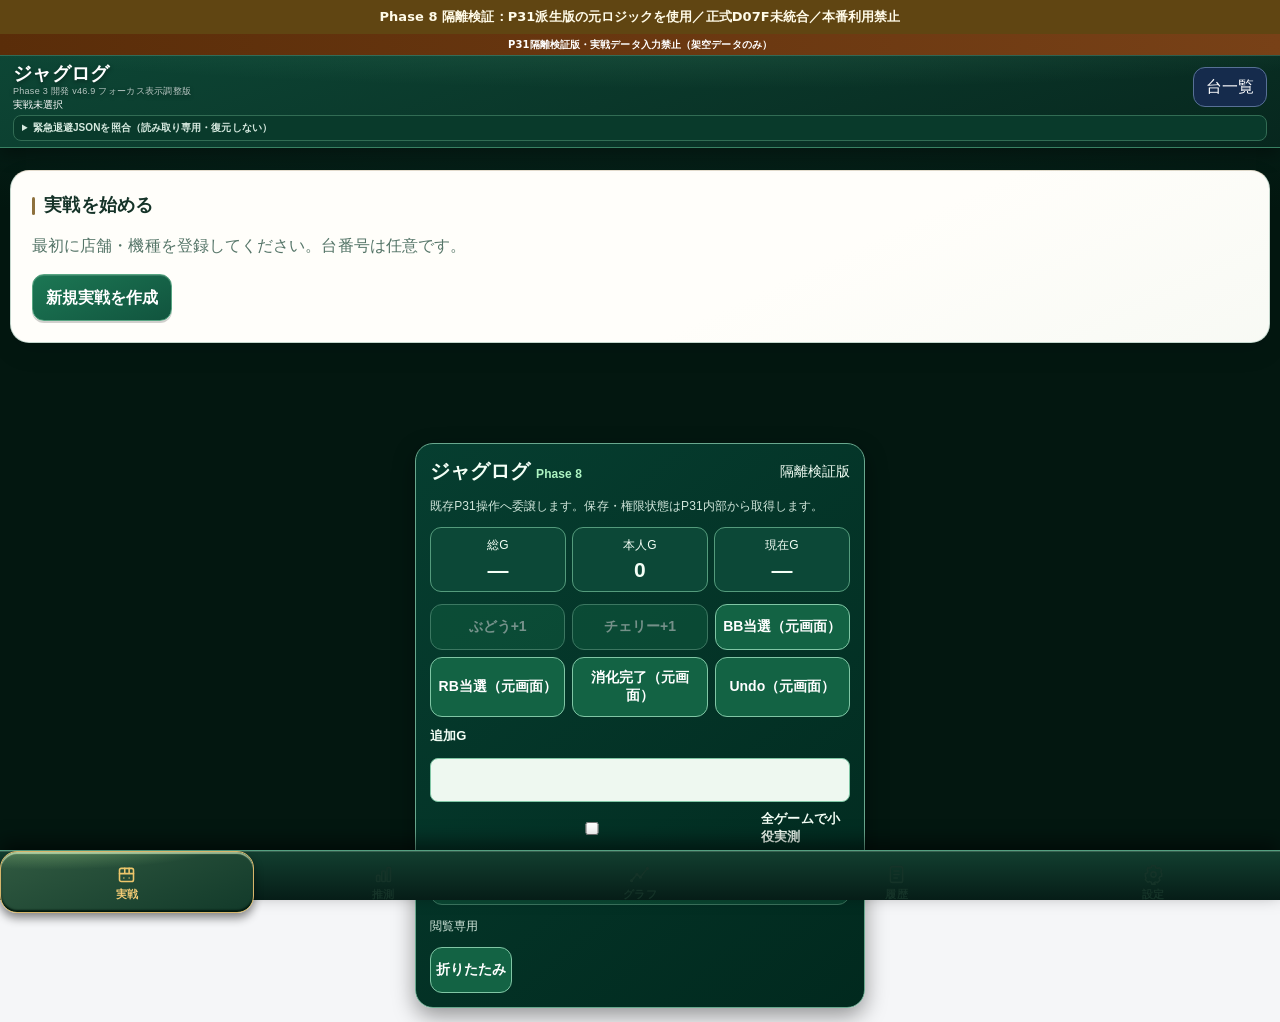
<file: p31.html>
<!doctype html><html lang="ja"><head><meta charset="utf-8"><meta name="viewport" content="width=device-width,initial-scale=1,viewport-fit=cover"><meta name="theme-color" content="#0b1423"><title>TEST｜【Phase 8隔離検証】P31派生エンジン｜本番使用禁止</title><style>
:root{font-family:-apple-system,BlinkMacSystemFont,'Hiragino Kaku Gothic ProN',sans-serif;color:#182231;background:#f5f6f8}*{box-sizing:border-box}body{margin:0;padding:env(safe-area-inset-top) 0 env(safe-area-inset-bottom)}header{position:sticky;top:0;background:#fff;border-bottom:1px solid #ddd;z-index:2;padding:12px 16px}main{margin:auto;padding:14px 14px 85px}.row{display:flex;align-items:center;gap:9px;flex-wrap:wrap}.between{justify-content:space-between}.panel{background:white;border:1px solid #e2e4e9;border-radius:17px;padding:16px;margin:11px 0}h1{font-size:19px;margin:0}h2{font-size:17px;margin:0 0 12px}small,.muted{color:#5f6a77}button,input,select{font:inherit}button{border:1px solid #cfd5da;background:white;padding:11px 13px;color:#182231;cursor:pointer}button:disabled{opacity:.4}button.primary{background:#152d4d;border:0}input,select{padding:11px;border-radius:10px;border:1px solid #ccd1d7;width:100%;background:white}.grid{display:grid;grid-template-columns:repeat(2,minmax(0,1fr));gap:10px}.four{display:grid;grid-template-columns:repeat(4,minmax(0,1fr))}.kpi{background:#f5f7f8;border-radius:12px;text-align:center}.kpi strong{display:block}.tap{border:0;color:white;font-weight:800;display:flex;flex-direction:column;justify-content:center;align-items:center}.grape{background:#319261}.cherry{background:#d56588}.bb{background:#d94343}.rb{background:#3079ba}.tabs{background:#fff;border-top:1px solid #ddd;padding-bottom:env(safe-area-inset-bottom)}.tabs button{flex:1}.tabs .active{border-top:3px solid #166441;font-weight:bold}.warning{background:#fff4df;padding:12px;border-radius:11px}.danger{background:#fff0ee;padding:12px;border-radius:11px}.tag{border-radius:99px;background:#eef1f4;padding:4px 9px;font-size:12px}.hidden{display:none!important}.event{padding:9px 0;border-bottom:1px solid #eef0f3;display:flex;justify-content:space-between;gap:10px}.event:last-child{border:0}.event button{padding:5px 9px;font-size:12px}.sp{margin-top:10px}label{font-size:13px;display:block;margin-bottom:5px;font-weight:600}.field{margin-bottom:12px}fieldset{border:0;padding:0;margin:0}.hint{font-size:12px}#alerts>div{margin-top:9px}.grow{flex:1}details summary{cursor:pointer;font-weight:650}pre{overflow:auto;font-size:12px} @media(min-width:620px){.grid{grid-template-columns:repeat(4,1fr)}}

/* Theme v3: saturated action surfaces, dark baseline; light mode preserves identity colors. */
@media (prefers-color-scheme:light){html[data-theme="auto"]{--bg:#f6f8fc;--surface:#fff;--surface2:#e9eef7;--txt:#142236;--muted:#586477;--line:#cdd6e3;--field:#fff;--header:#06458d;--nav:#fff}}
html{background:var(--bg);color:var(--txt)}header{background:var(--header);border-bottom:1px solid var(--line);color:white}header button{background:#152b4c;color:white;border-color:#577096}.panel{background:var(--surface);border-color:var(--line);box-shadow:none}.muted,small{color:var(--muted)}button{background:var(--field);color:var(--txt);border-color:var(--line)}button.primary{background:#ff8800;font-weight:750}input,select{background:var(--field);border-color:var(--line);color:var(--txt)}.kpi{background:var(--surface2);color:var(--txt)}.kpi strong{font-size:clamp(20px,5vw,38px);font-variant-numeric:tabular-nums}.four{gap:7px}.kpi{padding:12px 5px}.kpi small{font-size:11px}.tap{height:118px;border:1px solid #ffffff29;font-size:33px;box-shadow:inset 0 1px #ffffff30}.tap span{font-size:17px;font-weight:800;margin-top:2px}.grape{background:#00b738}.cherry{background:#fa2471}.bb{background:#f00713;font-size:54px}.rb{background:#075df6;font-size:54px}.tabs{border-color:var(--line)}.tabs .active{background:#045ad1;border-top:3px solid #7dbeff}.event{border-color:var(--line)}.fruit-stat{background:linear-gradient(135deg,#064d35,#052e27);border:1px solid #0dbb75;color:white}.cherry-stat{background:linear-gradient(135deg,#63304e,#34192d);border-color:#ac3e7c}.fruit-stat small{color:#fff}.fruit-stat span{display:block;border-top:1px solid #ffffff70;padding-top:6px;font-size:12px}.fruit-stat b{display:block;font-size:clamp(17px,4vw,27px);margin-top:3px}.measure-check{display:flex;align-items:center;gap:9px;margin-top:12px;font-size:13px}.measure-check input{width:20px;height:20px;flex:none}.warning{background:#61420d;color:#fff}.danger{background:#661c1c;color:white}.ok{color:#42eea0}dialog{background:var(--surface);color:var(--txt)}.hint{line-height:1.6}
@media(max-width:420px){header{padding:10px 12px}main{padding:9px 9px 82px}.panel{padding:12px;margin:9px 0}.tap{height:104px}.four .kpi strong{font-size:23px}}.action-left,.action-right{gap:10px}.action-left{align-content:start}.action-right{align-content:start}.action-left .tap,.action-right .tap{width:100%}
@media (orientation:landscape) and (min-width:700px){
  main{padding:10px 12px 82px}
  #playing{grid-template-columns:minmax(150px,1fr) minmax(290px,2.75fr) minmax(150px,1fr)}
  #playing>.panel:first-child>.row{align-self:center}
  #playing>.panel:first-child>.game-controls{margin-top:0}
  #playing>.panel:first-child>.four.sp{margin-top:0}
  #playing>.panel:first-child>p.hint{grid-column:2;margin:0;font-size:11px}
  #playing .action-left{grid-row:1 / 7;margin:0}
  #playing .action-right{grid-row:1 / 7;margin:0}
  #playing .action-left .tap,#playing .action-right .tap{height:100%;padding:9px 3px}
  #playing .action-left .tap{font-size:clamp(21px,3vw,36px)}
  #playing .action-left .tap span{font-size:clamp(11px,1.6vw,18px)}
  #playing .action-right .tap{font-size:clamp(48px,6vw,76px)}
  #playing>.panel:nth-child(2){grid-column:1 / 3;margin:0}
  #playing>.panel:nth-child(3){grid-column:3;margin:0}
  #playing .four{grid-template-columns:repeat(4,minmax(0,1fr))}
  #playing .kpi{padding:9px 3px;min-width:0}
  #playing .kpi small{font-size:clamp(9px,1.2vw,13px)}
  #playing .kpi strong{font-size:clamp(18px,2.65vw,34px)}
  #playing .fruit-stat b{font-size:clamp(15px,2.25vw,27px)}
}

/* v7: top G summary, quick-add, individual small-role correction */
.top-g-stats{display:grid;grid-template-columns:repeat(3,minmax(0,1fr));gap:8px}.top-g-stats .hall-total{background:#142844}.top-g-stats strong{overflow-wrap:anywhere}.game-controls{background:var(--surface2);border:1px solid var(--line);padding:12px;border-radius:14px;margin-top:10px}.game-controls label{margin:0}.game-input-row{display:grid;grid-template-columns:minmax(0,1.3fr) minmax(60px,.65fr) minmax(65px,.8fr) minmax(74px,.9fr);gap:7px;margin-top:7px}.game-input-row input{width:100%;min-width:0}.game-input-row button{padding:9px 4px;white-space:nowrap}.quick{font-weight:800;background:#29425e}.fruit-stat .minus{margin-top:9px;width:100%;background:#103b35;color:#fff;border:1px solid #78d1b0;padding:8px 3px;font-size:13px;font-weight:800}.cherry-stat .minus{background:#4b213b;border-color:#ef94c3}.quick-complete{margin-top:10px;width:100%;background:#fa8900;border:0;color:#fff;font-weight:800;font-size:16px}button[hidden]{display:none!important}
@media(max-width:430px){.game-input-row{grid-template-columns:minmax(0,1fr) 66px 65px 71px;gap:5px}.game-controls{padding:8px}.game-input-row button{font-size:13px}.top-g-stats .kpi small{font-size:10px}.top-g-stats .kpi strong{font-size:clamp(18px,5vw,25px)}}
@media(orientation:landscape) and (min-width:700px){#playing>.panel:first-child>.quick-complete{margin:0;padding:8px}#playing>.panel:first-child>.game-controls .measure-check{margin-top:7px}#playing>.panel:first-child>.top-g-stats strong{font-size:clamp(20px,3.1vw,39px)}}

/* Phase 2: compact setting inference and bonus count in play */
.bonus-counts{display:grid;grid-template-columns:1fr 1fr;gap:8px;margin-top:9px}.guess-mini{background:var(--surface2);border:1px solid var(--line);border-radius:12px;padding:10px;margin-top:10px}.guess-mini .row{gap:12px}.guess-grid{display:grid;grid-template-columns:repeat(2,minmax(0,1fr));gap:8px}.guess-rank{background:var(--surface2);border:1px solid var(--line);border-radius:13px;padding:13px}.guess-rank strong{display:block;font-size:clamp(24px,5vw,34px)}.guess-rank b{font-size:clamp(22px,4vw,30px);color:#6cbbff}.guess-row{display:grid;grid-template-columns:55px 1fr 62px;align-items:center;gap:8px;margin:11px 0}.guess-track{height:15px;background:var(--surface2);border-radius:9px;overflow:hidden}.guess-fill{height:100%;background:#3b93e8;border-radius:9px}.guess-row:first-of-type .guess-fill{background:#ff9900}.guess-warning{margin-top:10px;font-size:12px;color:var(--muted)}.guess-source{display:block;overflow-wrap:anywhere;margin:6px 0;color:#8bc4ff}.guess-mini button{padding:5px 9px;font-size:12px}
@media(orientation:landscape) and (min-width:700px){#playing>.panel:first-child>.bonus-counts{margin:0}#playing>.panel:first-child>.guess-mini{margin:0}#playing>.panel:nth-child(2){grid-row:9}#playing>.panel:nth-child(3){grid-row:9}}
@media(orientation:portrait){#playing>.panel:first-child{display:flex}#playing>.panel:first-child>.action-board .action-left{grid-column:1 / -1;grid-template-columns:1fr 1fr}#playing>.panel:first-child>.action-board .action-right{grid-column:1 / -1;grid-template-columns:1fr 1fr}#playing>.panel:first-child>.four{order:5}#playing .tap{height:96px}}

/* v9: transparent evidence and grouped posterior, no extra likelihood */
.guess-group-grid{display:grid;grid-template-columns:1fr 1fr;gap:8px;margin-top:12px}
.guess-group{border:1px solid var(--line);background:var(--surface2);border-radius:12px;padding:12px}
.guess-group small{display:block;font-size:12px}.guess-group strong{font-size:25px;font-variant-numeric:tabular-nums}
.guess-evidence{background:var(--surface2);border:1px solid var(--line);padding:12px;border-radius:12px;margin-top:12px}
.guess-evidence .evidence-row{display:grid;grid-template-columns:1fr 1fr;gap:8px;margin-top:7px}
.guess-evidence .evidence-row span{font-variant-numeric:tabular-nums}
.guess-evidence h3{font-size:14px;margin:0 0 7px}
.guess-model-table{width:100%;border-collapse:collapse;font-size:12px;margin-top:8px}
.guess-model-table th,.guess-model-table td{padding:7px 4px;border-bottom:1px solid var(--line);text-align:right}
.guess-model-table th:first-child,.guess-model-table td:first-child{text-align:left}
.guess-track{position:relative}.guess-fill{min-width:0}

/* Phase 3 v13 graphs */
.graph-wrap{background:var(--surface2);border:1px solid var(--line);border-radius:13px;padding:7px;overflow:hidden}
.graph-wrap svg{width:100%;height:auto;display:block;max-height:390px}
.graph-summary{display:grid;grid-template-columns:repeat(3,minmax(0,1fr));gap:8px}
.graph-stat{border:1px solid var(--line);background:var(--surface2);border-radius:11px;padding:10px;text-align:center}
.graph-stat strong{display:block;font-size:24px;font-variant-numeric:tabular-nums}
.graph-stat small{display:block;font-size:11px}
.graph-legend{display:flex;flex-wrap:wrap;gap:12px;font-size:12px;margin-top:8px}
.graph-legend span{display:inline-flex;align-items:center;gap:5px}
.graph-dot{display:inline-block;width:9px;height:9px;border-radius:50%}
.graph-bonus-row{display:grid;grid-template-columns:75px 55px 1fr;gap:7px;padding:10px 0;border-bottom:1px solid var(--line);font-size:13px}
.graph-bonus-row:last-child{border:0}

/* Phase 3 v14 finance */
.finance-form{display:grid;grid-template-columns:minmax(0,1.35fr) minmax(0,1fr);gap:9px;align-items:end}
.finance-form button{grid-column:1/-1;min-height:43px}
.finance-form input,.finance-form select{width:100%;min-width:0}
.finance-summary{display:grid;grid-template-columns:repeat(2,minmax(0,1fr));gap:8px}
.finance-summary .finance-stat{border:1px solid var(--line);background:var(--surface2);padding:9px;border-radius:10px}
.finance-summary .finance-stat small{display:block;font-size:11px;color:var(--muted)}
.finance-summary .finance-stat strong{font-size:18px;font-variant-numeric:tabular-nums;overflow-wrap:anywhere}
.finance-record{display:grid;grid-template-columns:1fr auto;gap:8px;padding:9px 0;border-bottom:1px solid var(--line);align-items:center}
.finance-record small{display:block;color:var(--muted);font-size:11px}

/* Phase 3 v15: session history and card account */
.history-session{padding:11px 0;border-bottom:1px solid var(--line)}
.history-session strong{display:block;font-size:14px}
.history-session .detail{display:block;color:var(--muted);font-size:12px;margin-top:3px;overflow-wrap:anywhere}
.card-account{border:1px solid var(--line);background:var(--surface2);border-radius:12px;padding:12px;margin-top:9px}
.card-account h3{margin:0 0 5px;font-size:14px}
.card-account .big{font-size:21px;font-weight:800;font-variant-numeric:tabular-nums}
.card-account small{display:block;color:var(--muted);font-size:12px}

/* v19 UI-only redesign. Existing event storage / replay are unchanged. */
.action-board{display:grid;grid-template-columns:repeat(2,minmax(0,1fr));gap:9px}
.action-left,.action-right{display:contents}
.record-card{position:relative;height:160px;min-width:0;border-radius:15px;overflow:hidden;background:var(--record-bg);color:var(--record-fg)}
.record-card.bb{--record-bg:#bd303a;--record-fg:#fff;grid-column:1;grid-row:1}
.record-card.rb{--record-bg:#2865bf;--record-fg:#fff;grid-column:2;grid-row:1}
.record-card.grape{--record-bg:#16813c;--record-fg:#fff;grid-column:1;grid-row:2}
.record-card.cherry{--record-bg:#cf155c;--record-fg:#fff;grid-column:2;grid-row:2}
.record-card .tap{position:absolute;inset:0;display:flex;width:100%;height:100%;align-items:center;justify-content:center;background:transparent!important;box-shadow:none;border:0;color:inherit;padding:0 5px 27px;font-size:clamp(49px,14vw,70px);font-weight:850;line-height:1}
.record-symbol{display:flex;align-items:center;justify-content:center;font-size:inherit!important;font-weight:inherit!important;margin:0!important;line-height:1}
.fruit-icon{width:clamp(67px,20vw,85px);height:clamp(67px,20vw,85px);display:block}
.record-card .record-minus{position:absolute;right:4px;top:4px;z-index:1;width:44px;height:44px;border:0;border-radius:12px;background:transparent;color:inherit;font-size:24px;line-height:1;font-weight:600;padding:0}
.record-card .record-minus::before{content:"";position:absolute;inset:7px;border-radius:7px;background:#ffffff26;z-index:-1}
.record-footer{pointer-events:none;position:absolute;bottom:7px;left:8px;right:8px;min-height:31px;display:flex;align-items:center;justify-content:center;gap:8px;background:#00000027;border-radius:7px;font-variant-numeric:tabular-nums;font-size:clamp(13px,3.7vw,17px);font-weight:750;white-space:nowrap}
.record-footer strong{font-size:inherit}.record-footer b{font-size:clamp(11px,3.1vw,15px)}.stat-divider{width:1px;height:17px;background:currentColor;opacity:.55}
.hall-prob{background:var(--surface2);border:1px solid var(--line);border-radius:12px;padding:10px;margin-top:9px}.prob-head{font-size:12px;font-weight:700;display:flex;justify-content:space-between;gap:6px}.prob-head span{font-size:10px;color:var(--muted);font-weight:500}.prob-grid{display:grid;grid-template-columns:repeat(3,minmax(0,1fr));gap:5px;margin-top:7px;text-align:center}.prob-grid small{display:block;font-size:12px}.prob-grid strong{font-size:clamp(13px,3.6vw,17px);font-variant-numeric:tabular-nums}.prob-grid>div:nth-child(1) small{color:#ff6577}.prob-grid>div:nth-child(2) small{color:#7db8ff}
html[data-theme="light"] .record-card.bb{--record-bg:#ffd4dc;--record-fg:#bd1830}html[data-theme="light"] .record-card.rb{--record-bg:#cde4ff;--record-fg:#0752ba}html[data-theme="light"] .record-card.grape{--record-bg:#cdf2d9;--record-fg:#087836}html[data-theme="light"] .record-card.cherry{--record-bg:#ffcde1;--record-fg:#c6004d}
html[data-theme="light"] .record-footer{background:#ffffff80}html[data-theme="light"] .record-minus::before{background:#ffffffb3}
@media(prefers-color-scheme:light){html[data-theme="auto"] .record-card.bb{--record-bg:#ffd4dc;--record-fg:#bd1830}html[data-theme="auto"] .record-card.rb{--record-bg:#cde4ff;--record-fg:#0752ba}html[data-theme="auto"] .record-card.grape{--record-bg:#cdf2d9;--record-fg:#087836}html[data-theme="auto"] .record-card.cherry{--record-bg:#ffcde1;--record-fg:#c6004d}html[data-theme="auto"] .record-footer{background:#ffffff80}}
#playing>.panel:first-child>.four.sp .fruit-stat{display:none}
@media(orientation:landscape) and (min-width:700px){
 #playing>.panel:first-child>.hall-prob{margin-top:0}
 #playing>.panel:first-child>p.hint{grid-row:8}
 #playing .action-left{display:grid;grid-row:1/9;grid-template-rows:1fr 1fr;gap:8px}
 #playing .action-right{display:grid;grid-row:1/9;grid-template-rows:1fr 1fr;gap:8px}
 #playing .record-card{height:100%;grid-column:auto;grid-row:auto}
 #playing .record-card .tap{height:100%;min-height:0;width:100%;font-size:clamp(45px,6vw,78px);padding:0 5px 22px}
 #playing .record-card .fruit-icon{width:clamp(60px,7vw,88px);height:clamp(60px,7vw,88px)}
}

/* v26: keep touch targets stable; do not stretch them to the tallest auxiliary panel */
#playing .record-card{height:160px}
#playing .record-minus{min-width:44px;min-height:44px}
#playing .supporting-panel{padding:12px}
#playing .supporting-panel summary{font-size:16px;cursor:pointer}
#playing .supporting-panel details[open] summary{margin-bottom:10px}
#playing .play-help{background:var(--surface2);border-radius:10px;padding:9px 11px;font-size:12px}
#playing .play-help summary{font-size:12px}
@media (orientation:portrait){
 #playing>.panel:first-child>.action-board{order:5;margin-top:10px}
 #playing .record-card{height:160px}
}
@media (orientation:landscape) and (min-width:700px){
 #playing{grid-template-columns:minmax(152px,1fr) minmax(290px,2.35fr) minmax(152px,1fr)}
 #playing .action-board{display:contents}
 #playing .action-left,#playing .action-right{align-self:start;display:flex;flex-direction:column;grid-row:1 / 9;min-height:0}
 #playing .record-card{height:145px!important;flex:0 0 145px;max-height:145px;align-self:stretch}
 #playing .record-card .tap{max-height:100%}
 #playing>.panel:first-child>.hall-prob{margin:0}
 #playing>.panel:nth-child(n+2){grid-row:auto;grid-column:1/-1;align-self:start}
 #playing .supporting-panel{grid-column:1/-1}
 #playing .record-footer{font-size:14px;gap:5px}
 #playing .record-footer b{font-size:12px}
}

/* v28: independent landscape button column sizing. Supporting panels never define button height. */
@media (orientation:landscape) and (min-width:700px){
  #playing{display:grid;grid-template-columns:minmax(145px,1fr) minmax(300px,2.7fr) minmax(145px,1fr);grid-template-rows:repeat(11,max-content);grid-auto-rows:max-content;gap:8px;align-items:start}
  #playing>.panel:first-child{display:contents}
  #playing>.panel:first-child>.row{grid-column:2;grid-row:1}
  #playing>.panel:first-child>.top-g-stats{grid-column:2;grid-row:2}
  #playing>.panel:first-child>.hall-prob{grid-column:2;grid-row:3}
  #playing>.panel:first-child>.game-controls{grid-column:2;grid-row:4}
  #playing>.panel:first-child>.quick-complete{grid-column:2;grid-row:5}
  #playing>.panel:first-child>.bonus-counts{grid-column:2;grid-row:6}
  #playing>.panel:first-child>.four.sp{grid-column:2;grid-row:7}
  #playing>.panel:first-child>.guess-mini{grid-column:2;grid-row:8}
  #playing>.panel:first-child>.play-help{grid-column:2;grid-row:9}
  #playing>.panel:first-child>.action-board{display:contents}
  #playing .action-right,#playing .action-left{display:flex;flex-direction:column;gap:8px;align-self:start;justify-self:stretch;min-height:0;max-height:none;grid-row:2;align-items:stretch}
  #playing .action-right{grid-column:1}
  #playing .action-left{grid-column:3}
  #playing .action-right .record-card,#playing .action-left .record-card{height:145px!important;min-height:145px!important;max-height:145px!important;flex:0 0 145px!important;grid-row:auto;grid-column:auto}
  #playing .record-card .tap{height:100%!important;min-height:0!important;max-height:100%!important}
  #playing>.panel.hall-panel{grid-column:1/-1;grid-row:12;margin:0}
  #playing>.panel.supporting-panel{grid-column:1/-1;grid-row:auto;margin:0}
  #playing>.panel:last-child{grid-column:1/-1;grid-row:auto;margin:0}
  #playing .supporting-panel details:not([open])> :not(summary){display:none}
  #playing .supporting-panel{padding:10px 12px}
}

/* v29: explicit contrast for dark-colored fixed elements under light/auto themes. */
html[data-theme="light"] header small,
html[data-theme="light"] header .muted,
html[data-theme="light"] .top-g-stats .hall-total,
html[data-theme="light"] .top-g-stats .hall-total small,
html[data-theme="light"] .top-g-stats .hall-total strong,
html[data-theme="light"] .game-input-row button.quick{color:#fff!important}
@media(prefers-color-scheme:light){
 html[data-theme="auto"] header small,
 html[data-theme="auto"] header .muted,
 html[data-theme="auto"] .top-g-stats .hall-total,
 html[data-theme="auto"] .top-g-stats .hall-total small,
 html[data-theme="auto"] .top-g-stats .hall-total strong,
 html[data-theme="auto"] .game-input-row button.quick{color:#fff!important}
}

/* v30: tap affordance and compact mobile controls; preserve event handling. */
#playing .record-card .tap,
#playing .record-minus,
#playing .game-input-row button,
#playing .quick-complete{touch-action:manipulation;-webkit-tap-highlight-color:transparent}
#playing .record-card .tap:active{filter:brightness(.90);transform:scale(.985)}
#playing .game-input-row button:active:not(:disabled),
#playing .quick-complete:active:not(:disabled){filter:brightness(.90)}
#playing button:focus-visible,#playing input:focus-visible,
#playing select:focus-visible{outline:3px solid #f7aa34;outline-offset:2px}
#playing .game-input-row input{font-size:16px}
#playing .game-input-row button{min-height:44px}
#playing .record-card .record-minus{touch-action:manipulation}
html[data-theme="light"] .prob-grid>div:nth-child(2) small{color:#1756aa}
@media (prefers-color-scheme:light){html[data-theme="auto"] .prob-grid>div:nth-child(2) small{color:#1756aa}}
@media (orientation:portrait) and (max-width:430px){
  #playing .game-input-row{grid-template-columns:minmax(0,1fr) 63px 64px 70px}
  #playing .game-input-row input{padding-left:8px;padding-right:4px;font-size:16px}
  #playing .game-input-row button{padding:9px 2px}
  #playing .record-card .record-minus{border-radius:11px}
}

/* v31: presentation-only refinements. Preserve counters, event handlers, and lease logic. */
#playing .prob-head{display:grid;grid-template-columns:minmax(0,1fr) auto;align-items:start;column-gap:8px;line-height:1.35}
#playing .prob-head span{text-align:right;white-space:nowrap;font-variant-numeric:tabular-nums}
#playing .prob-grid{align-items:baseline}
#playing .game-input-row input{min-width:0;box-sizing:border-box}
#playing .record-card .record-minus:active{filter:brightness(.83)}
#playing .record-card .record-minus:focus-visible{outline:3px solid #ffb641;outline-offset:-4px}
#playing .record-card .tap:focus-visible{outline:3px solid #ffb641;outline-offset:-4px}
#playing .record-card .record-footer{font-variant-numeric:tabular-nums}
@media (orientation:portrait) and (max-width:430px){
 #playing .prob-head{font-size:11px}
 #playing .prob-head span{font-size:10px}
 #playing .game-controls{padding:10px}
 #playing .game-input-row{grid-template-columns:minmax(0,1fr) 58px 65px 72px;gap:5px}
 #playing .game-input-row button{min-height:44px;padding:8px 2px;font-size:13px}
 #playing .record-card .record-minus{right:3px;top:3px;width:46px;height:46px}
}

/* v32: bonus instructions available on demand; action buttons stay prominent. */
#playing .bonus-guide{margin:2px 0 10px;padding:8px 10px;background:var(--surface2);border:1px solid var(--line);border-radius:10px}
#playing .bonus-guide summary{font-size:13px;line-height:1.6;min-height:30px;display:list-item}
#playing .bonus-guide p{margin:9px 0 3px;line-height:1.7}
#playing #bonuses .event{align-items:center;gap:8px}
#playing #bonuses .event button{min-width:64px}
#playing .tabs button:focus-visible,#playing button:focus-visible{outline:3px solid #f89b19;outline-offset:2px}
/* v33: bonus history readability. No changes to event processing or persistence. */
#playing .bonus-list-caption{font-size:12px;margin:10px 0 2px}#playing #bonuses{display:flex;flex-direction:column;gap:0}
#playing #bonuses .event{padding:11px 3px;min-height:46px;line-height:1.55;flex-wrap:wrap}
#playing #bonuses .event span{flex:1 1 190px;overflow-wrap:anywhere}
#playing #bonuses .event:first-child{background:var(--surface2);border-radius:10px;padding:12px 10px;margin-top:2px;border:1px solid var(--line)}
#playing #bonuses .event button{white-space:nowrap;min-height:44px;margin-left:auto}
#playing .bonus-guide summary{cursor:pointer}
@media (orientation:portrait) and (max-width:430px){#playing #bonuses .event{gap:6px}#playing #bonuses .event span{font-size:13px}}
/* v34: distinct, touch-friendly lifecycle actions; event logic unchanged. */
#playing .session-actions{display:flex;flex-wrap:wrap;align-items:stretch;gap:9px;padding-top:12px;margin-top:11px;border-top:1px solid var(--line)}
#playing .session-actions button{min-height:48px;padding:10px 15px;line-height:1.4;white-space:normal;touch-action:manipulation}
#playing .session-actions #closeBtn{margin-left:auto;border-width:1.5px}
#playing .session-actions button:disabled{opacity:.46;cursor:not-allowed}
#playing #undoBtn{min-height:44px;touch-action:manipulation}
@media (orientation:portrait) and (max-width:430px){#playing .session-actions #closeBtn{margin-left:0}}

/* v36: visible keyboard focus and tap feedback; UI only, event handling unchanged. */
#playing button:not(:disabled){-webkit-tap-highlight-color:rgba(125,190,255,.24);touch-action:manipulation}
#playing button:focus-visible,#playing input:focus-visible,#playing select:focus-visible,#playing details>summary:focus-visible{outline:3px solid #ffad33;outline-offset:3px}
#playing .record-card .tap:not(:disabled):active{filter:brightness(1.12)}
#playing .record-card .record-minus:not(:disabled):active{filter:brightness(1.2)}
#playing .game-input-row button:not(:disabled):active,#playing .session-actions button:not(:disabled):active{filter:brightness(1.12)}
#playing .bonus-guide>summary{padding:3px 0}
@media(prefers-reduced-motion:no-preference){#playing .record-card .tap,#playing .record-card .record-minus{transition:filter .1s ease}}
html[data-theme="light"] .guess-rank b{color:#07519c}html[data-theme="light"] .guess-source{color:#07519c}
/* v45: landscape central usability; maintain counter coordinates and tap targets. */
@media (orientation:landscape) and (min-width:700px){
 #playing{grid-template-columns:minmax(145px,1fr) minmax(330px,3.1fr) minmax(145px,1fr);column-gap:12px}
 #playing>.panel:first-child>.game-controls{align-self:start}
 #playing .action-left,#playing .action-right{gap:10px}
}

/* v46 visual overhaul: one coherent desktop/landscape layout overrides legacy grid rows.
   This layer changes presentation only; all event and persistence logic remains untouched. */
:root{--ui-radius:16px}
main{width:100%}
.panel{border-radius:var(--ui-radius);overflow-wrap:anywhere}
.panel h2{letter-spacing:.01em}
.tabs{box-shadow:0 -5px 28px #0002}
input:focus-visible,select:focus-visible,button:focus-visible,summary:focus-visible{outline:3px solid #72bdff;outline-offset:2px}
#tab-guess,#tab-graphs,#tab-history,#tab-settings{max-width:820px;margin:0 auto}
#tab-guess>.panel,#tab-graphs>.panel,#tab-history>.panel,#tab-settings>.panel{padding:clamp(14px,2.2vw,24px);margin:12px 0}
#tab-guess h2,#tab-graphs h2,#tab-history h2,#tab-settings h2{font-size:clamp(17px,2vw,21px)}
#tab-guess .panel>p.hint,#tab-graphs .panel>p.hint,#tab-history .panel>p.hint{max-width:72ch}
#tab-guess select,#tab-graphs select,#tab-history select{max-width:100%}
#playing>.panel:first-child{overflow:visible}
@media (orientation:landscape) and (min-width:700px){
 header{padding:9px 16px}
 header .row.between{max-width:1320px;margin:auto}
 main{max-width:1320px;padding:12px 16px 90px}
 #playing:not(.hidden){flex-direction:column;gap:12px;align-items:stretch}
 #playing>.panel:first-child{display:flex!important;flex-direction:column;position:relative;margin:0;padding:14px clamp(165px,20vw,215px) 16px;min-height:460px;gap:9px;overflow:visible}
 #playing>.panel:first-child>.row{min-height:30px}
 #playing>.panel:first-child>.top-g-stats{display:grid;grid-template-columns:repeat(3,minmax(0,1fr));gap:7px}
 #playing>.panel:first-child>.bonus-counts{display:grid;grid-template-columns:repeat(2,minmax(0,1fr));gap:8px}
 #playing>.panel:first-child>.action-board{display:block!important;position:absolute;inset:58px 0 auto;pointer-events:none}
 #playing>.panel:first-child>.action-board>.action-right,
 #playing>.panel:first-child>.action-board>.action-left{display:flex!important;position:absolute;top:0;flex-direction:column;gap:12px;align-items:stretch;justify-content:start;min-height:0!important;width:clamp(142px,17vw,190px);margin:0!important;pointer-events:auto}
 #playing>.panel:first-child>.action-board>.action-right{left:14px}
 #playing>.panel:first-child>.action-board>.action-left{right:14px}
 #playing>.panel:first-child>.action-board .record-card{width:100%;height:clamp(150px,15vw,182px)!important;min-height:0!important;max-height:none!important;flex:none!important}
 #playing>.panel:first-child>.action-board .tap{width:100%;font-size:clamp(39px,5vw,64px);padding:0 5px 22px}
 #playing>.panel:first-child>.action-board .fruit-icon{width:clamp(55px,6vw,84px);height:clamp(55px,6vw,84px)}
 #playing>.panel:first-child>.action-board .record-footer{font-size:15px}
 #playing>.panel:first-child>.action-board .record-minus{min-width:42px;min-height:42px}
 #playing>.panel:first-child>.game-controls .game-input-row{grid-template-columns:minmax(0,1fr) minmax(57px,auto) minmax(62px,auto) minmax(70px,auto)}
 #playing>.panel:first-child>.game-controls button{font-size:clamp(12px,1.25vw,16px)}
 #playing>.panel.hall-panel,#playing>.panel.supporting-panel,#playing>.panel:last-child{grid-column:auto!important;grid-row:auto!important;width:100%}
 #playing>.panel.hall-panel{order:1}
 #playing>.panel.supporting-panel{order:2}
 #playing>.panel:last-child{order:3}
 #playing>.panel:first-child .kpi strong{font-size:clamp(22px,2.7vw,34px)}
 .four{grid-template-columns:repeat(4,minmax(0,1fr))}
}
@media (orientation:portrait){
 #playing>.panel:first-child{display:flex!important;flex-direction:column;gap:0}
 #playing>.panel:first-child>.row{order:0}
 #playing>.panel:first-child>.top-g-stats{order:1}
 #playing>.panel:first-child>.hall-prob{order:2}
 #playing>.panel:first-child>.game-controls{order:3}
 #playing>.panel:first-child>.action-board{order:4!important;display:grid;grid-template-columns:1fr;gap:8px;margin:12px 0 0}
 #playing>.panel:first-child>.action-board .action-right{display:grid;grid-template-columns:repeat(2,minmax(0,1fr));gap:10px;grid-column:auto;grid-row:auto}
 #playing>.panel:first-child>.action-board .action-left{display:grid;grid-template-columns:repeat(2,minmax(0,1fr));gap:10px;grid-column:auto;grid-row:auto}
 #playing>.panel:first-child>.bonus-counts{order:5}
 #playing>.panel:first-child>.four.sp{order:6}
 #playing>.panel:first-child>.guess-mini{order:7}
 #playing>.panel:first-child>.quick-complete{order:8}
 #playing>.panel:first-child>.play-help{order:9}
 #playing>.panel:first-child>p.hint{order:10}
 #playing .record-card{height:clamp(126px,36vw,172px)}
 #playing .record-card .tap{height:100%!important}
 #playing>.panel:first-child>.top-g-stats .kpi{padding:10px 4px}
 #playing>.panel:first-child>.hall-prob{margin-top:8px}
 #playing>.panel:first-child>.game-controls{margin-top:8px}
 #playing>.panel:first-child>.guess-mini{margin-top:8px}
 #playing>.panel:first-child>.bonus-counts{margin-top:9px}
 #playing>.panel:first-child>.play-help{margin-top:8px}
}
@media (min-width:900px) and (orientation:portrait){main{max-width:820px}}


/* v46.7: authoritative landscape layout; replaces former v46.1 side rail and v46.3-v46.6 overrides.
    Original separated 2x2 action geography.
   left: BB then RB; right: grape then cherry; center: stats and G input.
   No element IDs, saving behavior or event handlers are changed. */
@media (orientation:landscape) and (min-width:700px) {
 :root{--landscape-rail:0px}
 body{padding-right:0!important}
 header{position:relative!important;right:auto!important;padding:6px 12px!important}
 header h1{font-size:clamp(17px,2.5vw,24px)!important;line-height:1.2}
 header #activeSummary{font-size:11px!important}
 main{max-width:1320px!important;margin:0 auto;padding:8px 10px 68px!important}
 .tabs{position:fixed!important;top:auto!important;bottom:0!important;left:0!important;right:0!important;width:100%!important;height:50px!important;display:flex!important;flex-direction:row!important;justify-content:space-around!important;align-items:stretch!important;padding:0 env(safe-area-inset-right) 0 env(safe-area-inset-left)!important;border-left:0!important;border-top:1px solid var(--line)!important;z-index:15}
 .tabs button{flex:1 1 0!important;min-height:47px!important;height:49px!important;padding:4px 2px!important;font-size:12px!important;border-left:0!important;white-space:nowrap}
 .tabs .active{border-left:0!important;border-top:3px solid #1680eb!important}
 #playing:not(.hidden){display:flex!important;flex-direction:column!important;gap:9px!important}
 #playing>.panel:first-child{display:grid!important;grid-template-columns:minmax(150px,22.5%) minmax(0,1fr) minmax(150px,22.5%)!important;grid-template-rows:repeat(8,auto)!important;gap:6px 9px!important;min-height:0!important;margin:0!important;padding:10px!important;align-items:start!important;overflow:visible!important}
 #playing>.panel:first-child>.row{grid-column:2!important;grid-row:1!important;min-height:0!important;margin:0!important}
 #playing>.panel:first-child>.top-g-stats{grid-column:2!important;grid-row:3!important;display:grid!important;grid-template-columns:repeat(3,minmax(0,1fr))!important;gap:4px!important;margin:0!important}
 #playing>.panel:first-child>.hall-prob{grid-column:2!important;grid-row:4!important;margin:0!important;padding:6px!important}
 #playing>.panel:first-child>.game-controls{grid-column:2!important;grid-row:2!important;margin:0!important;padding:7px!important}
 #playing>.panel:first-child>.bonus-counts{grid-column:2!important;grid-row:5!important;margin:0!important}
 #playing>.panel:first-child>.four.sp{grid-column:2!important;grid-row:5!important;margin:0!important}
 #playing>.panel:first-child>.guess-mini{grid-column:2!important;grid-row:6!important;margin:0!important;padding:6px!important;font-size:12px!important}
 #playing>.panel:first-child>.play-help{grid-column:2!important;grid-row:7!important;margin:0!important}
 #playing>.panel:first-child>.quick-complete:not([hidden]){grid-column:2!important;grid-row:8!important;margin:0!important}
 #playing>.panel:first-child>p.hint{grid-column:2!important;grid-row:9!important}
 #playing>.panel:first-child>.action-board{position:static!important;inset:auto!important;display:contents!important;height:auto!important;min-height:0!important;margin:0!important;pointer-events:auto!important}
 #playing>.panel:first-child>.action-board>.action-right{grid-column:1!important;grid-row:1 / 8!important;display:grid!important;grid-template-rows:repeat(2,140px)!important;grid-template-columns:minmax(0,1fr)!important;gap:9px!important;position:static!important;min-height:0!important;width:auto!important;margin:0!important;pointer-events:auto!important}
 #playing>.panel:first-child>.action-board>.action-left{grid-column:3!important;grid-row:1 / 8!important;display:grid!important;grid-template-rows:repeat(2,140px)!important;grid-template-columns:minmax(0,1fr)!important;gap:9px!important;position:static!important;min-height:0!important;width:auto!important;margin:0!important;pointer-events:auto!important}
 #playing>.panel:first-child>.action-board .record-card{width:100%!important;height:140px!important;min-height:140px!important;max-height:140px!important;position:relative!important;align-self:start!important;margin:0!important}
 #playing>.panel:first-child>.action-board .tap{height:100%!important;min-height:0!important;width:100%!important;font-size:clamp(43px,5.7vw,74px)!important;padding:8px 4px 26px!important}
 #playing>.panel:first-child>.action-board .fruit-icon{width:clamp(58px,7vw,85px)!important;height:clamp(58px,7vw,85px)!important}
 #playing>.panel:first-child>.action-board .record-footer{font-size:clamp(14px,1.8vw,20px)!important}
 #playing>.panel:first-child>.top-g-stats .kpi{padding:6px 2px!important}
 #playing>.panel:first-child>.top-g-stats .kpi strong{font-size:clamp(17px,2.3vw,26px)!important}
 #playing>.panel:first-child>.game-controls .game-input-row{grid-template-columns:minmax(0,1fr) repeat(3,minmax(42px,auto))!important;gap:4px!important}
 #playing>.panel:first-child>.game-controls .game-input-row button{padding:7px 2px!important;font-size:12px!important}
 #playing>.panel:first-child>.game-controls .measure-check{font-size:11px!important}
 #playing>.panel:first-child>.bonus-counts .kpi{padding:5px!important}
 #playing>.panel.hall-panel,#playing>.panel.supporting-panel,#playing>.panel:last-child{margin:0!important;width:100%!important}
}

/* Compact landscape: one authoritative size rule, no competing v46.x layers. */
@media (orientation:landscape) and (min-width:700px) and (max-height:430px){
 header{padding:4px 12px!important}
 header h1{font-size:18px!important;line-height:1.1!important}
 header #activeSummary{font-size:10px!important;line-height:1.1!important}
 header #sessionsBtn{padding:5px 10px!important;min-height:32px!important}
 main{padding-top:5px!important}
 #playing>.panel:first-child{padding:6px 8px!important;gap:5px 7px!important}
 #playing>.panel:first-child>.row{height:21px!important;min-height:21px!important;align-items:center!important}
 #playing>.panel:first-child>.row h2{font-size:14px!important;line-height:1.1!important;margin:0!important}
 #playing>.panel:first-child>.row .tag{font-size:10px!important;padding:2px 5px!important}
 #playing>.panel:first-child>.game-controls{min-width:0!important;padding:7px!important}
 #playing>.panel:first-child>.game-controls .row{min-height:17px!important}
 #playing>.panel:first-child>.game-controls .row label{font-size:13px!important;font-weight:750!important}
 #playing>.panel:first-child>.game-controls .hint{font-size:10px!important}
 #playing>.panel:first-child>.game-controls .game-input-row{margin-top:2px!important;grid-template-columns:minmax(76px,1fr) minmax(43px,auto) minmax(47px,auto) minmax(53px,auto)!important;gap:5px!important}
 #playing>.panel:first-child>.game-controls .game-input-row input{min-height:42px!important;min-width:0!important;padding:6px!important;font-size:13px!important}
 #playing>.panel:first-child>.game-controls .game-input-row button{min-height:42px!important;padding:4px 2px!important;white-space:nowrap!important;font-size:12px!important;font-weight:750!important}
 #playing>.panel:first-child>.game-controls .measure-check{margin-top:2px!important;font-size:10.5px!important;line-height:1.25!important;gap:5px!important;overflow-wrap:anywhere!important}
 #playing>.panel:first-child>.game-controls .measure-check input{min-width:20px!important;min-height:20px!important}
 #playing>.panel:first-child>.top-g-stats .kpi{padding:3px!important}
 #playing>.panel:first-child>.top-g-stats .kpi small{font-size:10.5px!important}
 #playing>.panel:first-child>.top-g-stats .kpi strong{font-size:20px!important;line-height:1.1!important}
 #playing>.panel:first-child>.hall-prob{min-width:0!important;padding:4px!important}
 #playing>.panel:first-child>.hall-prob .prob-head{font-size:10.5px!important;line-height:1.1!important}
 #playing>.panel:first-child>.hall-prob .prob-grid{margin-top:1px!important}
 #playing>.panel:first-child>.hall-prob .prob-grid small{font-size:10.5px!important}
 #playing>.panel:first-child>.hall-prob strong{font-size:15.5px!important;line-height:1.1!important}
 #playing>.panel:first-child>.guess-mini{grid-row:6!important;line-height:1.35!important;overflow-wrap:anywhere!important}
 #playing>.panel:first-child>.play-help{grid-row:7!important}
 #playing>.panel:first-child>.four.sp{grid-row:5!important;grid-column:2!important}
 #playing>.panel:first-child>.action-board>.action-right,#playing>.panel:first-child>.action-board>.action-left{grid-row:1 / 6!important}
 #playing>.panel:first-child>.action-board .record-minus{min-width:34px!important;min-height:34px!important}
 .tabs button{font-size:13px!important;font-weight:650!important}
}
@media (orientation:landscape) and (min-width:700px) and (max-height:390px){
 #playing>.panel:first-child>.action-board>.action-right,#playing>.panel:first-child>.action-board>.action-left{grid-template-rows:repeat(2,120px)!important;gap:7px!important}
 #playing>.panel:first-child>.action-board .record-card{height:120px!important;min-height:120px!important;max-height:120px!important}
}
@media (orientation:landscape) and (min-width:700px){
 #playing>.panel.hall-panel,#playing>.panel.supporting-panel,#playing>.panel:last-child{min-width:0!important}
 #playing>.panel:first-child>.action-board .record-minus:focus-visible,#playing>.panel:first-child>.action-board .tap:focus-visible,#playing>.panel:first-child>.game-controls button:focus-visible,.tabs button:focus-visible{outline:3px solid #fbbf24!important;outline-offset:2px!important}
}

/* v46.8 unified visual rhythm across five tabs; presentation only.
   Keep all application IDs, states and event handlers unchanged. */
:root{--ui-section-gap:10px;--ui-content-line:1.48}
main>section>.panel{overflow-wrap:anywhere}
main>section>.panel p.hint{line-height:1.55}
main>section>.panel details>summary{padding:3px 0;line-height:1.45;overflow-wrap:anywhere}
main>section>.panel details[open]>summary{margin-bottom:9px}
main>section>.panel .grid>*,main>section>.panel .four>*{min-width:0}
main>section>.panel input,main>section>.panel select{min-width:0;max-width:100%}
#tab-guess #guessResult,#tab-guess #preseatResult,#tab-graphs .graph-wrap,#tab-history #sessionHistoryRows,#tab-settings #auditDetails{min-width:0;overflow-wrap:anywhere}
#tab-history #historyRows .event,#tab-history #sessionHistoryRows .event{align-items:flex-start}
#tab-history #historyRows .event>*{min-width:0}
#tab-settings #v43TestItems,#tab-settings #auditSummary,#tab-settings #backupOverview{overflow-wrap:anywhere}
#tab-settings input[type=file]{width:100%;max-width:100%}
/* Counter and minus targets must retain clear keyboard focus. */
.record-card .tap:focus-visible,.record-card .record-minus:focus-visible,
main>section button:focus-visible,main>section input:focus-visible,
main>section select:focus-visible,.tabs button:focus-visible{outline:3px solid #ffb930;outline-offset:2px}
@media (orientation:portrait) and (max-width:430px){
 main>section>.panel{margin-block:9px;padding:12px}
 #tab-guess .panel,#tab-graphs .panel,#tab-history .panel,#tab-settings .panel{line-height:var(--ui-content-line)}
 #tab-history #historyRows .event{gap:7px}
 #tab-graphs #graphSummary,#tab-graphs #financeSummary{max-width:100%}
}
@media (orientation:landscape) and (min-width:700px){
 /* Secondary tabs use available width without stretching paragraphs excessively. */
 #tab-guess,#tab-graphs,#tab-history,#tab-settings{width:100%;max-width:1120px;margin:0 auto}
 #tab-guess>.panel,#tab-graphs>.panel,#tab-history>.panel,#tab-settings>.panel{margin:9px 0;padding:clamp(12px,1.5vw,19px)}
 #tab-guess>.panel h2,#tab-graphs>.panel h2,#tab-history>.panel h2,#tab-settings>.panel h2{font-size:clamp(17px,1.8vw,21px);margin-bottom:9px}
 #tab-guess>.panel>p.hint,#tab-graphs>.panel>p.hint,#tab-history>.panel>p.hint,#tab-settings>.panel>p.hint{max-width:88ch}
 #tab-graphs .graph-wrap{min-height:170px}
 #tab-settings .panel button{max-width:100%}
}

/* v46.9: keep focused form controls clear of the fixed tab bar when the visual viewport shrinks */
html{scroll-padding-bottom:110px}
main input,main select,main textarea{scroll-margin-bottom:110px}
.emergency-export-panel{margin:8px 0;padding:10px;border:1px solid #c96666;border-radius:10px;background:rgba(190,60,60,.09)}.emergency-export-panel[hidden]{display:none!important}.emergency-export-panel button{min-height:44px;white-space:normal}.emergency-export-panel p{margin:6px 0 0;overflow-wrap:anywhere}

/* P12: nonintrusive session-only notification history; preserve critical save alerts. */
#notificationLog{max-height:220px;overflow:auto;overflow-wrap:anywhere}
#notificationLog .notification-entry{padding:9px 0;border-bottom:1px solid var(--line);font-size:13px}
#notificationLog .notification-entry small{display:block;color:var(--muted);margin-top:3px}
#notificationLog .notification-entry[data-level="danger"]{border-left:3px solid #d55353;padding-left:9px}
/* P13: optional guard for decrement buttons; layout and counters unchanged. */
html[data-minus-guard="on"] #playing .record-minus{display:none!important}

/* VISUAL POLISH v1 — presentation only. Do not change application event handlers or storage. */
:root{--ui-accent:#4c9aff;--ui-radius-lg:18px;--ui-touch:44px}
html{scroll-behavior:smooth;-webkit-text-size-adjust:100%}
body{line-height:1.48;letter-spacing:.005em}
main{padding-bottom:calc(93px + env(safe-area-inset-bottom));}
main>section{padding-bottom:5px}
main>section>.panel{border-radius:var(--ui-radius-lg);margin-block:12px;background:var(--surface);box-shadow:0 4px 15px rgba(0,0,0,.08)}
main>section>.panel h2{margin-bottom:10px}
main>section>.panel h3{line-height:1.4}
main>section>.panel>p.hint{margin-top:4px;margin-bottom:14px;color:var(--muted);font-size:13px;line-height:1.66}
main>section>.panel label{line-height:1.48}
main>section button,main>section input,main>section select{min-height:var(--ui-touch)}
main>section button{font-weight:650;transition:filter .15s ease,transform .08s ease}
main>section button:active:not(:disabled){filter:brightness(.91);transform:scale(.992)}
main>section button:disabled{cursor:not-allowed}
main>section input,main>section select{font-size:16px}
main>section details{border-radius:12px}
main>section details>summary{cursor:pointer;font-weight:660}
main>section .hint{overflow-wrap:anywhere}
.tabs{position:fixed;left:0;right:0;bottom:0;z-index:20;display:grid;grid-template-columns:repeat(5,minmax(0,1fr));gap:3px;padding:7px max(8px,env(safe-area-inset-right)) calc(7px + env(safe-area-inset-bottom)) max(8px,env(safe-area-inset-left));border-top:1px solid var(--line);box-shadow:0 -9px 30px rgba(0,0,0,.18)}
.tabs button{padding:9px 2px;border:0;border-radius:12px;font-size:13px;line-height:1.25;white-space:nowrap}
.tabs .active{border-top:0;background:var(--ui-accent);color:#071527;box-shadow:0 2px 10px rgba(76,154,255,.28)}
html[data-theme="light"] .tabs .active{color:#fff;background:#155cb4}
@media(prefers-color-scheme:light){html[data-theme="auto"] .tabs .active{color:#fff;background:#155cb4}}
#tab-play .top-g-stats .kpi{border:1px solid var(--line);border-radius:13px}
#tab-play .top-g-stats .kpi strong{display:block;font-size:clamp(21px,5.8vw,37px)}
#tab-play .top-g-stats .kpi small{display:block;font-size:clamp(10px,2.7vw,12px);white-space:normal;line-height:1.35}
#tab-play .game-controls{border-radius:14px}
#tab-play .record-card{border-radius:17px;border:1px solid rgba(255,255,255,.16);box-shadow:inset 0 2px 0 rgba(255,255,255,.12),0 3px 9px rgba(0,0,0,.11)}
#tab-play .record-card .tap{touch-action:manipulation}
#tab-play .record-card .record-minus{border:1px solid rgba(255,255,255,.22);background:rgba(0,0,0,.11)}
#tab-guess .guess-group,#tab-guess .guess-evidence{border-radius:14px}
#tab-history .event{border-radius:12px;min-width:0}
#tab-settings #pendingAuditPanel,#tab-settings #v43ValidationPanel,#tab-settings #notificationPanel,#tab-settings #checkpointPanel{border-style:dashed}
#tab-settings #pendingAuditPanel h2,#tab-settings #v43ValidationPanel h2{font-size:16px}
@media(max-width:390px){main{padding-left:9px;padding-right:9px}.tabs{gap:2px;padding-left:5px;padding-right:5px}.tabs button{padding-inline:1px}#tab-play .top-g-stats{gap:5px}}
@media(orientation:landscape) and (min-width:700px){main{padding-bottom:calc(88px + env(safe-area-inset-bottom))}#playing>.panel:first-child{box-shadow:none}#playing .record-card{min-height:0}#playing .action-left .tap,#playing .action-right .tap{min-height:145px}}
@media(prefers-reduced-motion:reduce){html{scroll-behavior:auto}main>section button{transition:none}}


/* VISUAL POLISH v2 — play screen information hierarchy, styles only. */
#tab-play #playing>.panel:first-child>.row.between{gap:10px;align-items:center}
#tab-play #saveStatus{flex-shrink:0;max-width:48%;font-size:12px;font-weight:750;text-align:center;line-height:1.3;overflow-wrap:anywhere}
#tab-play .top-g-stats .kpi{display:flex;flex-direction:column;justify-content:center;min-height:82px;text-align:center}
#tab-play .top-g-stats .kpi strong{letter-spacing:-.035em;font-weight:850}
#tab-play .top-g-stats .kpi small{font-weight:700;letter-spacing:.01em}
#tab-play .top-g-stats .kpi.hall-total{border-color:#47739a}
#tab-play #currentG{color:var(--txt)}
#tab-play .hall-prob{border-radius:12px;overflow-wrap:anywhere}
#tab-play .hall-prob .prob-grid{gap:5px}
#tab-play .hall-prob strong{font-variant-numeric:tabular-nums;overflow-wrap:anywhere}
#tab-play .game-controls .row.between{gap:8px;flex-wrap:wrap}
#tab-play .game-input-row input{font-size:16px;font-variant-numeric:tabular-nums}
#tab-play #addGBtn{border-color:#d07b17}
#tab-play .measure-check{line-height:1.45;align-items:flex-start}
#tab-play .measure-check input{margin-top:1px;flex-shrink:0}
#tab-play .action-board .record-card .record-symbol{line-height:1;pointer-events:none}
#tab-play .action-board .record-card .record-footer{font-variant-numeric:tabular-nums;letter-spacing:-.02em}
#tab-play .action-board .record-card .record-minus{display:grid;place-items:center}
#tab-play .action-board .record-card .tap{-webkit-tap-highlight-color:transparent}
#tab-play .guess-mini{border-radius:12px;line-height:1.5;overflow-wrap:anywhere}
#tab-play .hall-panel>details,#tab-play .supporting-panel>details{min-width:0}
@media (orientation:portrait) and (max-width:430px){
 #tab-play #playing>.panel:first-child{gap:8px}
 #tab-play #playing>.panel:first-child>.top-g-stats{width:100%}
 #tab-play .top-g-stats .kpi{min-height:75px;padding:9px 3px}
 #tab-play .top-g-stats .kpi strong{font-size:clamp(19px,5.3vw,26px)}
 #tab-play .game-input-row{grid-template-columns:minmax(0,1fr) repeat(3,minmax(0,auto));gap:4px}
 #tab-play .game-input-row input{padding-inline:6px}
 #tab-play .game-input-row button{padding-inline:5px;font-size:12px}
 #tab-play .action-board{gap:8px}
 #tab-play .action-board .action-left,#tab-play .action-board .action-right{gap:8px}
 #tab-play .record-card .record-minus{width:40px;height:40px}
}
@media (orientation:portrait) and (max-width:360px){
 #tab-play .game-input-row{grid-template-columns:minmax(0,1fr) repeat(3,minmax(0,auto));gap:3px}
 #tab-play .game-input-row button{font-size:11px;padding:6px 3px}
 #tab-play .action-board .record-card{border-radius:13px}
}
@media (orientation:landscape) and (min-width:700px){
 #tab-play #playing>.panel:first-child>.top-g-stats .kpi{min-height:0}
 #tab-play #playing>.panel:first-child>.game-controls .game-input-row button{padding-inline:3px}
}


/* VISUAL POLISH v3 — inference tab only; no calculations, handlers or stored data changed. */
#tab-guess>.panel{min-width:0}
#tab-guess>.panel>h2{max-width:100%;overflow-wrap:anywhere}
#tab-guess>.panel>p.hint{line-height:1.65}
#tab-guess label[for="guessScope"],#tab-guess label[for="guessMode"]{display:block;margin-top:13px;margin-bottom:6px;font-weight:750;font-size:13px}
#tab-guess #guessScope,#tab-guess #guessMode{width:100%;max-width:100%;min-width:0;border-radius:12px;font-weight:600;line-height:1.4}
#tab-guess #guessResult{min-width:0;display:block;overflow-wrap:anywhere}
#tab-guess #guessResult>.muted:first-child{margin-top:14px;line-height:1.55}
#tab-guess .guess-grid{gap:10px;margin-top:12px}
#tab-guess .guess-rank{min-width:0;display:flex;flex-direction:column;justify-content:center;gap:3px;min-height:112px;border-radius:16px;padding:14px 12px}
#tab-guess .guess-rank:first-child{border-width:2px;border-color:#3b93e8}
#tab-guess .guess-rank strong{font-weight:850;font-size:clamp(24px,6.3vw,33px);line-height:1.2}
#tab-guess .guess-rank b{font-size:clamp(22px,5.9vw,30px);line-height:1.25;font-variant-numeric:tabular-nums;letter-spacing:-.015em}
#tab-guess .guess-row{grid-template-columns:54px minmax(0,1fr) 64px;gap:8px;margin:12px 0;font-variant-numeric:tabular-nums}
#tab-guess .guess-row>span:last-child{text-align:right;font-weight:750}
#tab-guess .guess-track{min-width:0;height:16px}
#tab-guess .guess-group-grid{gap:9px;margin-top:16px}
#tab-guess .guess-group{min-width:0;padding:14px 10px;border-radius:14px}
#tab-guess .guess-group small{font-weight:700;line-height:1.4}
#tab-guess .guess-group strong{display:block;margin-top:4px;font-size:clamp(21px,5.8vw,28px);font-weight:850}
#tab-guess .guess-evidence{padding:14px 12px;margin-top:16px}
#tab-guess .guess-evidence h3{font-size:15px}
#tab-guess .evidence-row{gap:10px 8px;line-height:1.5}
#tab-guess .guess-warning{margin-top:16px;padding:10px 12px;border:1px solid var(--line);border-radius:10px;line-height:1.6}
#tab-guess .guess-model-table{display:table;width:100%;font-variant-numeric:tabular-nums}
#tab-guess .guess-model-table th,#tab-guess .guess-model-table td{white-space:nowrap}
#tab-guess details{min-width:0}
#tab-guess details:has(.guess-model-table){overflow-x:auto}
#tab-guess #preseatResult{line-height:1.6}
#tab-guess #preseatCalc,#tab-guess #preseatCopyHall,#tab-guess #preseatSave{white-space:normal;line-height:1.35}
@media(max-width:360px){
 #tab-guess .guess-grid{gap:6px}
 #tab-guess .guess-rank{min-height:98px;padding:10px 8px}
 #tab-guess .guess-row{grid-template-columns:46px minmax(0,1fr) 57px;gap:5px;font-size:12px}
 #tab-guess .evidence-row{grid-template-columns:1fr!important}
}
@media(prefers-reduced-motion:reduce){#tab-guess *{scroll-behavior:auto}}


/* VISUAL POLISH v4 — graph tab: visual only, no SVG/event/data logic edits. */
#tab-graphs>.panel{min-width:0;overflow:hidden}
#tab-graphs>.panel>h2{line-height:1.35;letter-spacing:.008em;overflow-wrap:anywhere}
#tab-graphs>.panel>p.hint{margin-bottom:15px;line-height:1.7}
#tab-graphs label[for="graphMode"]{display:block;font-size:13px;font-weight:760;margin:11px 0 6px}
#tab-graphs #graphMode{max-width:100%;border-radius:12px;font-weight:650}
#tab-graphs .graph-summary{grid-template-columns:repeat(3,minmax(0,1fr));gap:8px;min-width:0}
#tab-graphs .graph-stat{min-width:0;display:flex;flex-direction:column;justify-content:center;min-height:82px;padding:12px 7px;border-radius:14px;overflow-wrap:anywhere}
#tab-graphs .graph-stat strong{font-size:clamp(20px,5.5vw,29px);line-height:1.22;font-weight:830;font-variant-numeric:tabular-nums;letter-spacing:-.025em}
#tab-graphs .graph-stat small{font-size:clamp(10px,2.6vw,12px);line-height:1.45;margin-top:4px}
#tab-graphs .graph-wrap{width:100%;max-width:100%;min-width:0;border:1px solid var(--line);background:var(--surface2);overflow-x:auto;overflow-y:hidden;-webkit-overflow-scrolling:touch}
#tab-graphs .graph-wrap svg{display:block;width:100%;max-width:100%;height:auto;max-height:380px;overflow:visible}
#tab-graphs .graph-legend{display:flex;flex-wrap:wrap;align-items:center;gap:9px 15px;margin:13px 0 3px;line-height:1.5;font-size:12px}
#tab-graphs .graph-legend span{white-space:normal;min-width:0;display:inline-flex;align-items:center;gap:6px}
#tab-graphs .graph-dot{width:11px;height:11px;flex:0 0 11px;border:1px solid rgba(255,255,255,.22)}
#tab-graphs #graphNotes,#tab-graphs #financeGraphNotes{line-height:1.65;margin-top:12px;overflow-wrap:anywhere}
#tab-graphs #graphBonusRows,#tab-graphs #financeRows{min-width:0;overflow-wrap:anywhere}
#tab-graphs .graph-bonus-row{grid-template-columns:minmax(62px,75px) minmax(48px,55px) minmax(0,1fr);gap:8px;align-items:start;padding:11px 4px;line-height:1.5;border-color:var(--line)}
#tab-graphs .graph-bonus-row>*{min-width:0;overflow-wrap:anywhere}
#tab-graphs .finance-summary{min-width:0;max-width:100%}
#tab-graphs #financeSummary,#tab-graphs #financeRows{max-width:100%;overflow-wrap:anywhere}
@media (max-width:380px){
 #tab-graphs .graph-summary{gap:5px}
 #tab-graphs .graph-stat{min-height:76px;padding:9px 4px}
 #tab-graphs .graph-stat strong{font-size:clamp(18px,5vw,23px)}
 #tab-graphs .graph-bonus-row{gap:5px;font-size:12px}
 #tab-graphs .graph-wrap{padding:7px}
}
@media (orientation:landscape) and (min-width:700px){
 #tab-graphs .graph-summary{gap:13px}
 #tab-graphs .graph-stat{min-height:95px}
 #tab-graphs .graph-wrap svg{max-height:430px}
}


/* VISUAL POLISH v5 — history: readable groups and tap targets. Presentation only. */
#tab-history>.panel{min-width:0}
#tab-history>.panel>h2{letter-spacing:.01em;line-height:1.35;margin-bottom:8px}
#tab-history>.panel>p.hint{font-size:clamp(12px,2.8vw,14px);line-height:1.65;margin-bottom:13px}
#tab-history #sessionHistorySummary,#tab-history #cardOverview{min-width:0;overflow-wrap:anywhere}
#tab-history .history-session{padding:14px 12px;margin:9px 0;border:1px solid var(--line);border-radius:14px;overflow-wrap:anywhere}
#tab-history .history-session strong{font-size:clamp(14px,3.5vw,16px);line-height:1.5}
#tab-history .history-session .detail{font-size:clamp(12px,3vw,13px);line-height:1.6;margin-top:5px;font-variant-numeric:tabular-nums}
#tab-history #historyRows .event,#tab-history #checkpointRows .event,#tab-history #cardRows .event{min-width:0;padding:12px 11px;margin:7px 0;border:1px solid var(--line);border-radius:12px;line-height:1.55;overflow-wrap:anywhere}
#tab-history #historyRows .event span,#tab-history #checkpointRows .event span{min-width:0;overflow-wrap:anywhere;word-break:normal;font-variant-numeric:tabular-nums}
#tab-history #historyRows .event button,#tab-history #historyMoreBtn{min-height:42px;white-space:normal}
#tab-history #historyRows .event button{flex-shrink:0}
#tab-history #intervalPanel .row.sp{align-items:end}
#tab-history #intervalPanel .row.sp>div{flex:1 1 135px;min-width:0}
#tab-history #intervalPanel .row.sp label{display:block;line-height:1.5;margin-bottom:5px}
#tab-history #intervalPanel input,#tab-history #intervalPanel select{width:100%;min-width:0;max-width:100%!important;font-variant-numeric:tabular-nums}
#tab-history #intervalPanel button{min-height:44px;white-space:normal}
#tab-history #intervalResult,#tab-history #intervalCompareResult,#tab-history #checkpointStatus{padding:10px 11px;border-radius:11px;overflow-wrap:anywhere;line-height:1.65}
#tab-history #checkpointNote,#tab-history #historyScope{width:100%;max-width:100%}
#tab-history #checkpointAddBtn{min-height:46px;white-space:normal;line-height:1.45}
#tab-history #checkpointRows,#tab-history #sessionHistoryRows,#tab-history #cardRows,#tab-history #historyRows{min-width:0}
@media(max-width:390px){#tab-history>.panel{padding:12px 11px}#tab-history .history-session{padding:11px 9px}#tab-history #intervalPanel .row.sp>div{flex-basis:125px}#tab-history #historyRows .event{flex-wrap:wrap}#tab-history #historyRows .event button{width:100%}}


/* P31 settings screen: regular tasks first, developer diagnostics separate. */
#tab-settings>.settings-section-heading{padding:10px 4px 2px;margin:12px 0 4px}
#tab-settings>.settings-section-heading h2{font-size:clamp(18px,2.2vw,22px);margin:0 0 5px;letter-spacing:.02em}
#tab-settings>.settings-section-heading p{font-size:12px;margin:0;line-height:1.6}
#tab-settings>.panel{scroll-margin-top:75px}
#tab-settings>.panel>h2{margin-bottom:10px;line-height:1.35}
#tab-settings>.panel button{min-height:40px;white-space:normal;overflow-wrap:anywhere}
#tab-settings>.panel select,#tab-settings>.panel input{max-width:100%}
#tab-settings>.panel .row{flex-wrap:wrap;row-gap:10px}
#tab-settings #backupOverview,#tab-settings #leaseInfo,#tab-settings #auditSummary{line-height:1.65;overflow-wrap:anywhere}
#tab-settings .settings-advanced-group{margin:14px 0 22px;border:1px solid var(--line,rgba(126,148,175,.35));min-width:0}
#tab-settings .settings-advanced-group>summary{list-style-position:inside;display:list-item;padding:16px 4px;font-size:15px}
#tab-settings .settings-advanced-group>summary:focus-visible{outline:2px solid currentColor;outline-offset:3px}
#tab-settings .settings-advanced-group>.panel{margin:12px 0;padding:clamp(12px,2.2vw,18px)}
#tab-settings .settings-advanced-group>.muted{font-size:12px;line-height:1.6;margin:0 3px 12px}
#tab-settings .settings-advanced-group #v43TestItems{max-height:45vh;overflow:auto}
@media(max-width:390px){#tab-settings>.panel{padding:13px}#tab-settings>.panel button{max-width:100%}#tab-settings .settings-advanced-group{padding:0 8px 8px}}

/* VISUAL POLISH v7 — cross-tab finishing, presentation only. */
main>section{min-width:0}
main>section>.panel{min-width:0;scroll-margin-top:76px}
main>section>.panel>h2{overflow-wrap:anywhere;text-wrap:pretty}
main>section>.panel>h3{overflow-wrap:anywhere}
main>section>.panel .hint,main>section>.panel .muted{overflow-wrap:anywhere}
main>section input:not([type=checkbox]):not([type=radio]),main>section select,main>section textarea{max-width:100%;min-width:0}
main>section button{max-width:100%;overflow-wrap:anywhere}
main>section button:focus-visible,main>section input:focus-visible,main>section select:focus-visible,main>section textarea:focus-visible,main>section summary:focus-visible,.tabs button:focus-visible{outline:3px solid #ffbf47;outline-offset:2px}
.tabs{padding-bottom:calc(7px + env(safe-area-inset-bottom));}
.tabs button{touch-action:manipulation;min-width:0}
.tabs button:not(.active){color:var(--txt)}
#tab-guess .guess-model-table,#tab-history .event,#tab-graphs .graph-stat,#tab-play .kpi{font-variant-numeric:tabular-nums}
@media(max-width:360px){.tabs button{font-size:12px;letter-spacing:0}main>section>.panel{min-width:0}}
@media(orientation:landscape) and (max-height:450px){.tabs button{min-height:44px;padding-block:6px}main{padding-bottom:calc(75px + env(safe-area-inset-bottom))}}
@media(prefers-reduced-motion:reduce){main>section button,.tabs button{transition:none!important;animation:none!important}}

/* JUGLOG PREMIUM VISUAL PASS 01 — CSS only, deep forest / restrained brass */
:root{--bg:#07130f;--surface:#11251e;--surface2:#19362b;--txt:#f3f6ed;--muted:#adc3b7;--line:#325044;--field:#1a352b;--header:#09251b;--nav:#0d2119;--premium-accent:#d5b776;--premium-border:rgba(213,183,118,.22);color-scheme:dark}
html[data-theme="light"]{--bg:#f2f6f0;--surface:#fffefa;--surface2:#e8f0e8;--txt:#153328;--muted:#557568;--line:#c4d7cd;--field:#f6faf5;--header:#114b37;--nav:#fffefa;--premium-accent:#84652c;--premium-border:rgba(132,101,44,.21);color-scheme:light}
@media(prefers-color-scheme:light){html[data-theme="auto"]{--bg:#f2f6f0;--surface:#fffefa;--surface2:#e8f0e8;--txt:#153328;--muted:#557568;--line:#c4d7cd;--field:#f6faf5;--header:#114b37;--nav:#fffefa;--premium-accent:#84652c;--premium-border:rgba(132,101,44,.21);color-scheme:light}}
body{background:var(--bg);color:var(--txt)}
header{background:linear-gradient(120deg,var(--header),#124a36 145%);border-bottom:1px solid var(--premium-border);box-shadow:0 5px 24px rgba(0,0,0,.17)}
header h1{font-size:19px;font-weight:800;letter-spacing:.045em}
header .muted{color:#d4e4d9}
main{max-width:720px;padding-inline:clamp(12px,3.5vw,24px)}
main>section>.panel{border:1px solid var(--line);border-top-color:var(--premium-border);background:linear-gradient(155deg,var(--surface),var(--surface) 62%,var(--surface2) 185%);border-radius:19px;box-shadow:0 9px 24px rgba(0,0,0,.10);padding:clamp(14px,3.5vw,21px);margin-block:13px}
main>section>.panel h2{font-size:clamp(15px,4.1vw,18px);line-height:1.45;letter-spacing:.015em;font-weight:760}
main>section>.panel h2::before{content:"";display:inline-block;vertical-align:middle;width:3px;height:1em;border-radius:3px;background:var(--premium-accent);margin-right:9px;opacity:.92}
.kpi,.graph-stat{border:1px solid var(--premium-border);background:var(--surface2);border-radius:14px}
.kpi strong,.graph-stat strong{font-variant-numeric:tabular-nums;letter-spacing:-.025em;font-weight:790}
.kpi small,.graph-stat small{font-size:11px;letter-spacing:.02em}
button{border-radius:12px;transition:background-color .15s,border-color .15s,transform .12s}
button:active:not(:disabled){transform:scale(.987)}
button.primary{background:linear-gradient(155deg,#1c7754,#11543e);border:1px solid #58a582;color:#fff;box-shadow:0 2px 0 rgba(0,0,0,.18),inset 0 1px rgba(255,255,255,.14)}
input,select,textarea{background:var(--field);border:1px solid var(--line);border-radius:12px;color:var(--txt)}
.tap{border-radius:17px;box-shadow:inset 0 1px rgba(255,255,255,.22),0 4px 12px rgba(0,0,0,.18);text-shadow:0 1px 2px rgba(0,0,0,.2)}
.tap.grape{background:linear-gradient(160deg,#31966b,#176e4a)}
.tap.cherry{background:linear-gradient(160deg,#be6485,#893a58)}
.tap.bb{background:linear-gradient(160deg,#d65351,#a52e34)}
.tap.rb{background:linear-gradient(160deg,#4280be,#21598d)}
.tabs{background:var(--nav);border-top:1px solid var(--premium-border);box-shadow:0 -5px 22px rgba(0,0,0,.16)}
.tabs button{background:transparent;color:var(--muted);font-weight:600;letter-spacing:.01em;min-height:54px}
.tabs button.active,.tabs .active{color:var(--premium-accent);background:rgba(213,183,118,.085);border-top:2px solid var(--premium-accent);font-weight:800}
.tag{background:var(--surface2);color:var(--txt);border:1px solid var(--premium-border)}
.event{border-bottom-color:var(--line);line-height:1.55}
#tab-graphs svg{height:auto}
#tab-graphs .graph-legend,#tab-graphs .graph-stat{letter-spacing:.005em}
:where(main>section button,input,select,textarea,.tabs button):focus-visible{outline:3px solid var(--premium-accent);outline-offset:2px}
@media(max-width:390px){main>section>.panel{padding:14px;margin-block:10px}.tabs button{font-size:12px;letter-spacing:0}.kpi{padding:10px 4px}}
@media(prefers-reduced-motion:reduce){button{transition:none!important}}

/* BONUS COMPLETION UX v1: visual-only emphasis; existing conditions and handler retained. */
#playing>.panel:first-child>#quickComplete:not([hidden]){
  min-height:58px!important;padding:12px 16px!important;
  border:1px solid #f2d28c!important;border-radius:14px!important;
  background:linear-gradient(135deg,#d5ae61,#efcf8b)!important;
  color:#15271e!important;font-size:16px!important;font-weight:850!important;
  line-height:1.35!important;letter-spacing:.015em!important;
  box-shadow:0 5px 18px rgba(0,0,0,.26),inset 0 1px rgba(255,255,255,.38)!important;
  white-space:normal!important;overflow-wrap:anywhere!important;
}
#playing>.panel:first-child>#quickComplete:not([hidden])::before{content:'✓ ';font-weight:900}
#playing>.panel:first-child>#quickComplete:not([hidden]):focus-visible{
  outline:3px solid #f9e9ae!important;outline-offset:3px!important;
}
#playing>.panel:first-child>#quickComplete:not([hidden]):disabled{opacity:.55;box-shadow:none!important}
@media(max-width:390px){
  #playing>.panel:first-child>#quickComplete:not([hidden]){font-size:15px!important;min-height:58px!important}
}

/* BONUS COMPLETION UX v2 — inline beside the uncompleted count. */
#playing>.panel:first-child>.four.sp{grid-template-columns:repeat(2,minmax(0,1fr))!important;}

#playing>.panel:first-child>.four.sp .uncompleted-kpi{
 display:flex!important;align-items:center;justify-content:space-between;gap:7px;
 min-width:0;padding:9px 8px!important;
}
#playing>.panel:first-child>.four.sp .uncompleted-value{display:flex;flex-direction:column;gap:3px;flex:0 0 auto;min-width:35px}
#playing>.panel:first-child>.four.sp .uncompleted-value strong{font-variant-numeric:tabular-nums}
#playing>.panel:first-child>.four.sp #quickComplete:not([hidden]){
 display:flex!important;align-items:center;justify-content:center;
 flex:1 1 auto;min-width:0;width:auto!important;max-width:100%;min-height:44px!important;
 margin:0!important;padding:8px 6px!important;border:1px solid #f2d28c!important;
 border-radius:11px!important;background:linear-gradient(135deg,#d5ae61,#efcf8b)!important;
 color:#15271e!important;font-weight:800;font-size:12px!important;
 line-height:1.3!important;text-align:center;white-space:normal;overflow-wrap:anywhere;
 box-shadow:0 2px 8px rgba(0,0,0,.18)!important;
}
#playing>.panel:first-child>.four.sp #quickComplete:not([hidden]):disabled{opacity:.55!important}
#playing>.panel:first-child>.four.sp #quickComplete:not([hidden]):focus-visible{outline:3px solid #f9e9ae!important;outline-offset:2px}
@media(max-width:390px){#playing>.panel:first-child>.four.sp .uncompleted-kpi{gap:5px;padding:7px 6px!important}
#playing>.panel:first-child>.four.sp #quickComplete:not([hidden]){font-size:11px!important;padding:7px 4px!important}}

/* PLAY TOP UX PASS 02 — presentation only, existing handlers/IDs untouched */
#tab-play #playing>.panel:first-child{padding-top:12px}
#tab-play #playing>.panel:first-child>.row.between:first-child{margin-bottom:8px;align-items:center;gap:8px}
#tab-play #playing>.panel:first-child>.row.between:first-child h2{margin:0;line-height:1.25;letter-spacing:.02em}
#tab-play .top-g-stats{gap:7px;margin-top:7px}
#tab-play .top-g-stats .kpi{min-width:0;padding:10px 6px}
#tab-play .top-g-stats .kpi strong{font-variant-numeric:tabular-nums;line-height:1.1}
#tab-play .hall-prob{margin-top:8px;padding:8px 10px}
#tab-play .hall-prob .prob-grid{margin-top:4px}
#tab-play .game-controls{margin-top:8px;padding:9px 10px}
#tab-play .game-controls .row.between{margin-bottom:5px}
#tab-play .game-controls .measure-check{margin-top:6px;line-height:1.35}
#tab-play .action-board{margin-top:9px;gap:8px}
#tab-play .record-card{height:clamp(118px,34vw,148px)}
#tab-play .record-card .tap{font-size:clamp(46px,13vw,66px)}
#tab-play .fruit-icon{width:clamp(56px,17vw,76px);height:clamp(56px,17vw,76px)}
#tab-play .four.sp{margin-top:9px}
#tab-play .uncompleted-kpi{min-width:0}
#tab-play .quick-complete{min-height:48px}
@media(max-width:375px){
 #tab-play #playing>.panel:first-child{padding-left:10px;padding-right:10px}
 #tab-play .top-g-stats .kpi{padding:8px 3px}
 #tab-play .record-card{height:120px}
 #tab-play .hall-prob{padding:7px 8px}
}
@media(orientation:landscape) and (min-width:700px){
 #tab-play .record-card{height:clamp(125px,16vh,180px)}
 #tab-play .action-board{gap:8px}
}

/* BUTTON QUALITY PASS 03 — presentation only; retain all IDs and event handlers. */
#tab-play .action-board{gap:11px!important}
#tab-play .action-board .record-card{
  position:relative;overflow:hidden;
  border:1px solid rgba(255,255,255,.2)!important;
  box-shadow:0 5px 13px rgba(0,0,0,.19), inset 0 1px rgba(255,255,255,.19)!important;
}
#tab-play .action-board .record-card::before{
  content:"";position:absolute;top:0;left:0;right:0;height:44%;
  background:linear-gradient(180deg,rgba(255,255,255,.14),transparent);
  pointer-events:none;z-index:1;
}
#tab-play .action-board .record-card .tap{
  width:100%;min-height:76px;flex:1;border:0!important;border-radius:0!important;
  box-shadow:none!important;outline-offset:-4px;touch-action:manipulation;
  transition:filter .12s ease,transform .12s ease;
}
#tab-play .action-board .record-card .tap:active:not(:disabled){filter:brightness(1.12);transform:scale(.975)}
#tab-play .action-board .record-card .tap:focus-visible{outline:3px solid #fff4b7!important}
#tab-play .action-board .record-card.bb .tap{background:linear-gradient(150deg,#df4d53,#a91c32)!important}
#tab-play .action-board .record-card.rb .tap{background:linear-gradient(150deg,#3589dc,#164aa5)!important}
#tab-play .action-board .record-card.grape .tap{background:linear-gradient(150deg,#24aa68,#087344)!important}
#tab-play .action-board .record-card.cherry .tap{background:linear-gradient(150deg,#eb2770,#a6004b)!important}
#tab-play .action-board .record-card .record-symbol{font-weight:900!important;letter-spacing:.015em;line-height:1!important;text-shadow:0 2px 5px rgba(0,0,0,.17)}
#tab-play .action-board .record-card .record-footer{
  position:relative;z-index:2;min-height:29px!important;padding:3px 6px!important;
  background:rgba(0,0,0,.22)!important;border-top:1px solid rgba(255,255,255,.1);
  color:#fff!important;font-weight:700!important;text-align:center;
}
#tab-play .action-board .record-card .record-footer strong{font-variant-numeric:tabular-nums;font-weight:900}
#tab-play .action-board .record-card .record-minus{min-width:38px;min-height:38px;
  border:1px solid rgba(255,255,255,.24)!important;
  background:rgba(8,18,16,.27)!important;
  backdrop-filter:blur(4px);-webkit-backdrop-filter:blur(4px);
}
#tab-play .action-board .record-card .record-minus:focus-visible{outline:3px solid #fff4b7!important}
@media (orientation:portrait) and (max-width:390px){
  #tab-play .action-board{gap:9px!important}
  #tab-play .action-board .record-card{border-radius:15px!important}
  #tab-play .action-board .record-card .record-minus{min-width:36px;min-height:36px}
}
@media (prefers-reduced-motion:reduce){#tab-play .action-board .record-card .tap{transition:none!important}}


/* BONUS WIDTH PASS 04 — 25/75 layout; presentation only. */
#playing>.panel:first-child>.four.sp{
  display:grid!important;grid-template-columns:minmax(0,1fr) minmax(0,3fr)!important;gap:8px!important;align-items:stretch;
}
#playing>.panel:first-child>.four.sp>.kpi:first-child{
  min-width:0!important;padding:9px 3px!important;display:flex;flex-direction:column;align-items:center;justify-content:center;text-align:center;
}
#playing>.panel:first-child>.four.sp>.kpi:first-child small{
  font-size:10px!important;line-height:1.4;overflow-wrap:anywhere;
}
#playing>.panel:first-child>.four.sp>.uncompleted-kpi{min-width:0!important;gap:9px!important;padding:8px 10px!important}
#playing>.panel:first-child>.four.sp>.uncompleted-kpi .uncompleted-value{min-width:46px;flex-shrink:0}
#playing>.panel:first-child>.four.sp>.uncompleted-kpi #quickComplete:not([hidden]){
  min-height:50px!important;min-width:0!important;font-size:14px!important;padding:9px 8px!important;flex:1 1 0!important;
}
@media (max-width:375px){
 #playing>.panel:first-child>.four.sp{gap:6px!important}
 #playing>.panel:first-child>.four.sp>.kpi:first-child small{font-size:9px!important}
 #playing>.panel:first-child>.four.sp>.uncompleted-kpi{gap:6px!important;padding:7px 7px!important}
 #playing>.panel:first-child>.four.sp>.uncompleted-kpi .uncompleted-value{min-width:40px}
 #playing>.panel:first-child>.four.sp>.uncompleted-kpi #quickComplete:not([hidden]){font-size:12px!important;padding:7px 5px!important}
}

/* TAP SAFETY PASS 05 — clearly distinguish record and undo targets; CSS only. */
#tab-play .action-board .record-card .tap{cursor:pointer;-webkit-user-select:none;user-select:none}
#tab-play .action-board .record-card .record-minus{
  font-size:24px!important;font-weight:800!important;line-height:1!important;
  background:rgba(15,23,25,.72)!important;border:1.5px solid rgba(255,255,255,.66)!important;
  box-shadow:0 2px 7px rgba(0,0,0,.34),inset 0 1px rgba(255,255,255,.12)!important;
  cursor:pointer;-webkit-tap-highlight-color:transparent;
}
#tab-play .action-board .record-card .record-minus:active:not(:disabled){background:rgba(94,26,33,.95)!important;transform:scale(.94)}
#tab-play .action-board .record-card .record-minus:disabled{opacity:.38!important;filter:grayscale(.3);cursor:default}
#tab-play .action-board .record-card .record-minus:focus-visible{outline:3px solid #ffeab6!important;outline-offset:2px}
#tab-play .action-board .record-card .tap:disabled{filter:saturate(.45) brightness(.72);cursor:default}
@media(max-width:375px){#tab-play .action-board .record-card .record-minus{top:6px!important;right:6px!important;width:36px!important;height:36px!important;min-width:36px!important;min-height:36px!important}}
@media(prefers-reduced-motion:reduce){#tab-play .action-board .record-card .record-minus{transition:none!important}}

/* TAP SAFETY PASS 06 — 44px discrete undo targets; functionality unchanged. */
#tab-play .action-board .record-card{isolation:isolate}
#tab-play .action-board .record-card .record-minus{
  box-sizing:border-box!important;
  top:5px!important;right:5px!important;
  width:44px!important;height:44px!important;
  min-width:44px!important;min-height:44px!important;
  padding:0!important;
  background:rgba(10,26,24,.88)!important;
  border:2px solid rgba(255,255,255,.82)!important;
  color:#fff!important;
  display:grid!important;place-items:center!important;
  z-index:5!important;
  box-shadow:0 0 0 3px rgba(9,25,24,.26),0 4px 10px rgba(0,0,0,.35)!important;
  touch-action:manipulation;
}
#tab-play .action-board .record-card .record-minus::before{display:none!important}
#tab-play .action-board .record-card .record-minus:active:not(:disabled){
 background:#6b2735!important;transform:scale(.96)!important;
}
#tab-play .action-board .record-card .record-minus:focus-visible{
 outline:3px solid #ffdb8b!important;outline-offset:2px!important;
}
@media(hover:hover){#tab-play .action-board .record-card .record-minus:hover:not(:disabled){background:rgba(20,43,40,.98)!important}}


/* PLAY PRIORITY PASS 07: elevate record actions, keep data calculations unchanged. */
@media (orientation:portrait) and (max-width:600px){
  #tab-play #playing>.panel:first-child{display:flex;flex-direction:column;gap:0}
  #tab-play #playing>.panel:first-child>.row.between:first-child{order:0;margin-bottom:5px!important}
  #tab-play #playing>.panel:first-child>.top-g-stats{order:1;margin-top:3px!important}
  #tab-play #playing>.panel:first-child>.game-controls{order:2;margin-top:6px!important;padding:7px 9px!important}
  #tab-play #playing>.panel:first-child>.action-board{order:3;margin-top:7px!important;gap:7px!important}
  #tab-play #playing>.panel:first-child>.four.sp{order:4;margin-top:7px!important}
  #tab-play #playing>.panel:first-child>.hall-prob{order:5;margin-top:9px!important}
  #tab-play #playing>.panel:first-child>.guess-mini{order:6;margin-top:8px}
  #tab-play #playing>.panel:first-child>.play-help{order:7}
  #tab-play .top-g-stats .kpi{padding-bottom:7px!important}
  #tab-play .game-controls .measure-check{margin-top:4px!important}
  #tab-play .record-card{height:clamp(113px,32vw,132px)!important}
  #tab-play .record-card .tap{min-height:68px!important}
}

/* PLAY SAFETY HEADER PASS 08 — compact, keep warning, alerts, emergency access. */
@media (orientation:portrait) and (max-width:600px){
  body>div[role="status"]{padding:4px 8px!important;font-size:10.5px!important;line-height:1.22!important;letter-spacing:.005em}
  body>header{padding:6px 11px 5px!important}
  body>header>.row.between{gap:6px!important;flex-wrap:nowrap!important;min-height:35px}
  body>header>.row.between>div:first-child{min-width:0;flex:1}
  body>header h1{font-size:16px!important;line-height:1.18!important;white-space:nowrap;overflow:hidden;text-overflow:ellipsis}
  body>header h1 small{display:block;font-size:9px!important;line-height:1.2!important;font-weight:500;opacity:.8;white-space:nowrap;overflow:hidden;text-overflow:ellipsis}
  body>header #activeSummary{font-size:10px!important;line-height:1.18!important;max-height:25px;overflow:hidden}
  body>header #sessionsBtn{flex:0 0 auto;min-height:36px!important;padding:7px 10px!important;font-size:12px!important}
  body>header #emergencyImportPanel{margin:3px 0 0!important;padding:0!important;border:0!important;background:transparent!important;box-shadow:none!important}
  body>header #emergencyImportPanel>summary{padding:2px 0!important;font-size:10px!important;line-height:1.25!important;opacity:.9}
  body>header #alerts:empty{display:none!important}
  body>header #alerts:not(:empty){margin-top:3px}
  body>header #alerts>div{margin:2px 0!important;padding:6px 8px!important;font-size:11px!important}
  #tab-play #playing>.panel:first-child{margin-top:6px!important}
}

/* P31 PREMIUM FOUR-TAB FINISH 2026-10-19 — styling only, no logic changes */
#tab-guess,#tab-graphs,#tab-history,#tab-settings{--tab-surface:rgba(22,53,43,.84);--tab-edge:rgba(185,208,186,.17);--tab-gold:#d2ba81;}
#tab-guess>.panel,#tab-graphs>.panel,#tab-history>.panel,#tab-settings>.panel,
#tab-settings .settings-advanced-group>.panel{position:relative;min-width:0;border:1px solid var(--tab-edge);border-radius:17px;background:linear-gradient(150deg,rgba(28,65,52,.93),var(--tab-surface) 65%);box-shadow:0 6px 18px rgba(0,0,0,.12);padding:clamp(13px,3.7vw,19px);margin-bottom:12px;}
#tab-guess>.panel>h2,#tab-graphs>.panel>h2,#tab-history>.panel>h2,#tab-settings>.panel>h2,
#tab-settings .settings-advanced-group>.panel>h2{font-size:clamp(15px,4vw,18px);font-weight:750;line-height:1.45;letter-spacing:.015em;overflow-wrap:anywhere;margin:0 0 9px;}
#tab-guess .hint,#tab-graphs .hint,#tab-history .hint,#tab-settings .hint{font-size:clamp(12px,3.2vw,13px);line-height:1.65;overflow-wrap:anywhere;}
#tab-guess label,#tab-graphs label,#tab-history label,#tab-settings label{font-weight:650;line-height:1.55;overflow-wrap:anywhere;}
#tab-guess select,#tab-guess input,#tab-graphs select,#tab-history select,#tab-history input,#tab-settings select,#tab-settings input,#tab-settings textarea{width:100%;max-width:100%;min-width:0;box-sizing:border-box;min-height:43px;border-radius:10px;}
#tab-guess button,#tab-graphs button,#tab-history button,#tab-settings button{min-height:43px;border-radius:11px;line-height:1.4;overflow-wrap:anywhere;}
#tab-guess .grid,#tab-history .row,#tab-settings .row{min-width:0;}
#tab-guess .grid>* ,#tab-history .row>*,#tab-settings .row>*{min-width:0;}
#tab-guess .guess-setting-row,#tab-guess .guess-setting-bar,#tab-guess .setting-prob-row{min-width:0;max-width:100%;}
#tab-graphs .graph-wrap{overflow:hidden;border:1px solid rgba(186,211,191,.19);border-radius:14px;background:linear-gradient(180deg,rgba(10,34,29,.64),rgba(7,27,22,.46));padding:8px 4px;}
#tab-graphs .graph-wrap canvas,#tab-graphs .graph-wrap svg{display:block;max-width:100%;}
#tab-graphs .graph-summary,#tab-graphs .finance-summary,#tab-history .finance-summary{min-width:0;overflow-wrap:anywhere;}
#tab-graphs #graphBonusRows>*,#tab-graphs #financeRows>*,#tab-history #sessionHistoryRows>*,#tab-history #historyRows>*,#tab-history #cardRows>*{min-width:0;overflow-wrap:anywhere;}
#tab-settings .settings-section-heading{padding:8px 3px 12px;}
#tab-settings .settings-section-heading h2{margin:0 0 6px;font-size:clamp(17px,4.6vw,21px);color:var(--tab-gold);letter-spacing:.025em;}
#tab-settings .settings-advanced-group{border:1px solid var(--tab-edge);border-radius:15px;padding:12px;background:rgba(10,36,28,.48);margin-top:15px;}
#tab-settings .settings-advanced-group>summary{cursor:pointer;font-weight:700;line-height:1.5;min-height:44px;align-content:center;}
#tab-settings .settings-advanced-group[open]>summary{margin-bottom:9px;}
#tab-guess button:focus-visible,#tab-graphs button:focus-visible,#tab-history button:focus-visible,#tab-settings button:focus-visible,
#tab-guess select:focus-visible,#tab-graphs select:focus-visible,#tab-history select:focus-visible,#tab-settings select:focus-visible{outline:3px solid #e5c683;outline-offset:2px;}
@media(max-width:390px){#tab-guess>.panel,#tab-graphs>.panel,#tab-history>.panel,#tab-settings>.panel{border-radius:14px;}#tab-graphs .graph-wrap{padding:5px 2px;}#tab-guess button,#tab-history button,#tab-settings button{font-size:13px;}}
@media(orientation:landscape) and (max-height:520px){#tab-guess>.panel,#tab-graphs>.panel,#tab-history>.panel,#tab-settings>.panel{padding:12px;margin-bottom:9px;}}


/* Four-tab render audit: prevent checkbox caption from forming a vertical flex item. */
#tab-settings label.measure-check.sp { display: block; height: auto; min-height: 44px; line-height: 1.55; overflow-wrap: break-word; }
#tab-settings label.measure-check.sp input[type="checkbox"] { display: inline-block; vertical-align: middle; margin-right: 8px; }

/* FIVE-TAB PREMIUM CONSISTENCY PASS — visuals only (2026-10-19).
   Respect existing themes, business logic, IDs and accessibility. */
:root{--ui-focus:var(--premium-accent,#d5b776);--ui-soft-shadow:0 6px 20px rgba(0,0,0,.13)}
/* Restore legible panel surface in light and automatic-light modes. */
html[data-theme="light"] #tab-guess,html[data-theme="light"] #tab-graphs,
html[data-theme="light"] #tab-history,html[data-theme="light"] #tab-settings{
 --tab-surface:#fffefa;--tab-edge:#c4d7cd;--tab-gold:#84652c;
}
@media(prefers-color-scheme:light){html[data-theme="auto"] #tab-guess,html[data-theme="auto"] #tab-graphs,html[data-theme="auto"] #tab-history,html[data-theme="auto"] #tab-settings{
 --tab-surface:#fffefa;--tab-edge:#c4d7cd;--tab-gold:#84652c;
}}
/* Shared measurement typography, safe horizontal sizing, consistent fields. */
#tab-guess,#tab-graphs,#tab-history,#tab-settings{min-width:0}
#tab-guess :is(.kpi,.graph-stat),#tab-graphs :is(.kpi,.graph-stat),#tab-history :is(.kpi,.graph-stat),#tab-settings :is(.kpi,.graph-stat){min-width:0;overflow-wrap:anywhere}
#tab-guess :is(.kpi,.graph-stat) strong,#tab-graphs :is(.kpi,.graph-stat) strong,#tab-history :is(.kpi,.graph-stat) strong,#tab-settings :is(.kpi,.graph-stat) strong{font-variant-numeric:tabular-nums;line-height:1.16}
#tab-guess :is(button,input,select,textarea),#tab-graphs :is(button,input,select,textarea),#tab-history :is(button,input,select,textarea),#tab-settings :is(button,input,select,textarea){max-width:100%;min-width:0}
#tab-guess :is(input,select,textarea),#tab-graphs :is(input,select,textarea),#tab-history :is(input,select,textarea),#tab-settings :is(input,select,textarea){min-height:43px}
#tab-guess :is(.muted,.hint),#tab-graphs :is(.muted,.hint),#tab-history :is(.muted,.hint),#tab-settings :is(.muted,.hint){line-height:1.5}
#tab-guess .row,#tab-graphs .row,#tab-history .row,#tab-settings .row{min-width:0}
#tab-guess .row>*,#tab-graphs .row>*,#tab-history .row>*,#tab-settings .row>*{min-width:0}
#tab-graphs svg{display:block;max-width:100%;overflow:visible}
#tab-graphs :is(.graph-legend,.graph-stat){font-variant-numeric:tabular-nums}
#tab-history :is(.event,pre),#tab-settings :is(.event,pre){overflow-wrap:anywhere;word-break:break-word}
#tab-settings summary{cursor:pointer;line-height:1.45;overflow-wrap:anywhere}
#tab-guess button:focus-visible,#tab-graphs button:focus-visible,#tab-history button:focus-visible,#tab-settings button:focus-visible{outline:3px solid var(--ui-focus);outline-offset:2px}
@media(max-width:390px){#tab-guess>.panel,#tab-graphs>.panel,#tab-history>.panel,#tab-settings>.panel{padding:12px}}


/* APPROVED VISUAL v3 — single authoritative record button finish; CSS only. */
#tab-play #playing .action-board .record-card.bb{--shell-top:#fb6977;--shell-mid:#cc2139;--shell-bottom:#a70e2e;--shell-edge:#5e0b1f}
#tab-play #playing .action-board .record-card.rb{--shell-top:#68beff;--shell-mid:#176bd3;--shell-bottom:#0745ac;--shell-edge:#082c64}
#tab-play #playing .action-board .record-card.grape{--shell-top:#63eeb1;--shell-mid:#089961;--shell-bottom:#087d4a;--shell-edge:#084b32}
#tab-play #playing .action-board .record-card.cherry{--shell-top:#ff81ad;--shell-mid:#dd2069;--shell-bottom:#b60b51;--shell-edge:#69082f}
#tab-play #playing .action-board .record-card{overflow:visible;border-radius:19px;position:relative;
 border:1px solid color-mix(in srgb,var(--shell-top) 73%,white 27%);
 background:linear-gradient(165deg,var(--shell-top) -20%,var(--shell-mid) 35%,var(--shell-bottom) 100%)!important;
 box-shadow:inset 0 2px 1px #ffffffac,inset 2px 0 3px #ffffff2e,inset -2px 0 3px #090c1d30,inset 0 -5px 5px #1709135c,0 5px 0 var(--shell-edge),0 9px 12px #00000048;
}
#tab-play #playing .action-board .record-card::before{
 content:"";position:absolute;inset:3px 4px 48%;pointer-events:none;z-index:1;border-radius:16px 16px 40% 40%;
 background:linear-gradient(180deg,#ffffff81 0%,#ffffff37 30%,#ffffff00 100%);
 opacity:.61;
}
#tab-play #playing .action-board .record-card::after{
 content:"";position:absolute;inset:4px;pointer-events:none;z-index:1;
 border:1px solid #ffffff4c;border-radius:15px;
 box-shadow:inset 0 1px 2px #ffffff1e,inset 0 -2px 1px #0b102024;
}
#tab-play #playing .action-board .record-card .tap{
 z-index:2; padding:4px 8px 25px!important;text-shadow:0 2px 3px #00000052;
 transition:transform .12s ease,filter .12s ease;
}
#tab-play #playing .action-board .record-card .tap:active{transform:translateY(2px);filter:brightness(.89)}
#tab-play #playing .action-board .record-card .record-footer{
 padding:0 3px!important;
 color:#fff;font-size:clamp(16px,4.1vw,21px);font-weight:800;text-shadow:0 2px 3px #0008;
}
#tab-play #playing .action-board .record-card .record-footer b{font-size:clamp(12px,3.15vw,16px)}
#tab-play #playing .action-board .record-card .record-minus{
 position:absolute;right:5px;top:5px;padding:0!important;
 background:linear-gradient(155deg,#404746,#13191b 84%)!important;
 border:2px solid #dce7e5!important;
 box-shadow:inset 0 1px 1px #ffffff4d,0 3px 6px #0009!important;text-shadow:none;
}
#tab-play #playing .action-board .record-card .record-minus::before{display:none!important}
#tab-play #playing .action-board .record-card .record-minus:active{transform:translateY(1px);filter:brightness(.83)}
/* Bottom navigation icons are part of the source, not illustrative imagery. */
.tabs button{display:flex!important;flex-direction:column;align-items:center;justify-content:center;gap:3px;min-height:62px!important;height:auto!important;padding:7px 1px!important;line-height:1.15!important}
.tabs .nav-icon{display:block;width:21px;height:21px;flex:none;pointer-events:none}
.tabs .nav-label{display:block;white-space:nowrap;font-size:11px;font-weight:750;pointer-events:none}
.tabs button.active .nav-icon{color:#e5c171}
@media(max-width:360px){.tabs .nav-icon{width:19px;height:19px}.tabs .nav-label{font-size:10px}}
@media(orientation:landscape) and (max-height:500px){.tabs button{min-height:48px!important;padding:3px 1px!important}.tabs .nav-icon{width:17px;height:17px}}
@media(prefers-reduced-motion:reduce){#tab-play #playing .action-board .record-card .tap{transition:none}}


/* PREMIUM DEPTH v4 — coherent three-layer buttons, source-only styling. */
#tab-play #playing .action-board .record-card.bb{--shell-top:#ff7b85;--shell-mid:#d52542;--shell-bottom:#af102e;--shell-edge:#640c20;--glow:255,137,150}
#tab-play #playing .action-board .record-card.rb{--shell-top:#86caff;--shell-mid:#2074dc;--shell-bottom:#0752b7;--shell-edge:#082e6b;--glow:136,206,255}
#tab-play #playing .action-board .record-card.grape{--shell-top:#7af2bc;--shell-mid:#0da66b;--shell-bottom:#087d53;--shell-edge:#064b31;--glow:122,242,188}
#tab-play #playing .action-board .record-card.cherry{--shell-top:#ff94b8;--shell-mid:#e32672;--shell-bottom:#b70c54;--shell-edge:#6d0a35;--glow:255,148,191}
#tab-play #playing .action-board .record-card{
 border:1px solid rgba(var(--glow),.73)!important;
 background:linear-gradient(160deg,var(--shell-top) -30%,var(--shell-mid) 32%,var(--shell-bottom) 100%)!important;
 box-shadow:inset 0 2px 2px #ffffff8f,inset 2px 0 2px #ffffff3c,inset -2px 0 3px #08121a43,inset 0 -8px 6px #11091b47,0 5px 0 var(--shell-edge),0 7px 0 #061611c9,0 13px 16px #0009,0 2px 13px rgba(var(--glow),.11)!important;
}
#tab-play #playing .action-board .record-card::before{inset:3px 4px auto 4px!important;
 border-radius:17px 17px 42% 42%!important;
 background:linear-gradient(180deg,#fff8 0%,#ffffff46 27%,#ffffff13 65%,transparent 100%)!important;
}
#tab-play #playing .action-board .record-card::after{inset:4px!important;border:1px solid #ffffff63!important;
 box-shadow:inset 0 1px 0 #ffffff6b,inset 0 -2px 1px #0e06172d,0 0 0 1px #0000000e!important;
 background:none!important;
}
#tab-play #playing .action-board .record-card .tap{text-shadow:0 2px 3px #100c1b6b!important;
 padding:5px 12px 29px!important;
}
#tab-play #playing .action-board .record-card .record-symbol{filter:drop-shadow(0 2px 1px #00000030)}
#tab-play #playing .action-board .record-card .record-footer{padding:0 2px!important;
 display:flex!important;justify-content:center!important;align-items:center!important;font-variant-numeric:tabular-nums;text-shadow:0 2px 3px #0007!important;
}
#tab-play #playing .action-board .record-card .record-minus{
 border:2px solid #f1f3f0!important;
 background:linear-gradient(155deg,#485251 0%,#161d20 80%)!important;
 box-shadow:inset 0 1px 2px #ffffff62,0 2px 0 #111,0 5px 8px #0009!important;
 color:#fff!important;
}
#tab-play #playing .action-board .record-card .record-minus:active{transform:translateY(2px)!important;box-shadow:inset 0 2px 5px #0009,0 1px 2px #0009!important}
@media(prefers-reduced-motion:reduce){#tab-play #playing .action-board .record-card *{transition:none!important}}


/* UNIFIED PREMIUM SKIN — cohesive play-screen material system, v1. */
#tab-play #playing{--premium-rim:#6eab8c;--premium-text:#eefcf5}
#tab-play #playing>.panel:first-child{
 background:linear-gradient(158deg,#0c3c2d 0%,#092d22 49%,#071f19 100%)!important;
 border:1px solid #508e70!important;
 box-shadow:inset 0 1px 0 #bbffe34a,inset 0 0 26px #3eb58a0a,0 14px 27px #0005!important;
}
#tab-play #playing .top-g-stats .kpi,
#tab-play #playing .four .kpi{
 border:1px solid #447c65!important;
 background:linear-gradient(157deg,#245d49 0%,#124333 28%,#092b22 100%)!important;
 box-shadow:inset 0 2px 1px #ffffff27,inset 1px 0 1px #ffffff18,inset 0 -3px 7px #0003,0 4px 8px #0004!important;
}
#tab-play #playing .top-g-stats .kpi:first-child{background:linear-gradient(153deg,#275b89 0%,#11395f 46%,#102746 100%)!important;
 box-shadow:inset 0 2px 1px #ffffff48,inset 0 -3px 6px #0003,0 4px 10px #0005!important;
}
#tab-play #playing .top-g-stats .kpi strong{color:#fff!important;text-shadow:0 2px 3px #0006!important}
#tab-play #playing .game-controls{
 background:linear-gradient(145deg,#19503e,#0d3529 70%,#092a22)!important;
 border:1px solid #477e67!important;
 box-shadow:inset 0 1px 0 #ffffff23,inset 0 -2px 4px #0002,0 5px 12px #0003!important;
}
#tab-play #playing .game-controls input{
 border:1px solid #487d68!important;
 background:linear-gradient(180deg,#082a20,#104333)!important;
 box-shadow:inset 0 2px 5px #0005,inset 0 1px 0 #0005!important;
}
#tab-play #playing .game-controls button{
 border:1px solid #78b09a!important;
 background:linear-gradient(155deg,#33735d 0%,#11553c 55%,#0b382a 100%)!important;
 box-shadow:inset 0 1px 1px #ffffff56,inset 0 -2px 1px #041b154d,0 3px 6px #0005!important;
}
#tab-play #playing .action-board .record-card{--cap-hi:#fff9;--cap-lo:#1d0b2340}
#tab-play #playing .action-board .record-card.bb{--premium-a:#ff929c;--premium-b:#f34556;--premium-c:#c41335;--premium-d:#770b29;--premium-light:#ffd2d4}
#tab-play #playing .action-board .record-card.rb{--premium-a:#9bdeff;--premium-b:#348bfc;--premium-c:#0960cb;--premium-d:#07376f;--premium-light:#d4f5ff}
#tab-play #playing .action-board .record-card.grape{--premium-a:#a4f8d0;--premium-b:#27c67f;--premium-c:#00955b;--premium-d:#075838;--premium-light:#d8fff0}
#tab-play #playing .action-board .record-card.cherry{--premium-a:#ffb5cf;--premium-b:#f24284;--premium-c:#cb0b60;--premium-d:#760836;--premium-light:#ffe0ed}
#tab-play #playing .action-board .record-card{
 background:radial-gradient(ellipse at 16% -12%,#ffffff95 0%,#ffffff00 39%),linear-gradient(151deg,var(--premium-a) -18%,var(--premium-b) 26%,var(--premium-c) 70%,var(--premium-d) 135%)!important;
 border:1px solid var(--premium-a)!important;
 box-shadow:inset 0 2px 1px #ffffffad,inset 2px 0 2px #ffffff40,inset -2px 0 2px #0003,inset 0 -5px 5px #0004,0 5px 0 var(--premium-d),0 7px 1px #02130e,0 14px 18px #0009!important;
}
#tab-play #playing .action-board .record-card::before{
 background:linear-gradient(180deg,#ffffffa8 0%,#ffffff54 18%,#ffffff16 80%,transparent 100%)!important;
 border-radius:17px 17px 48% 48%!important;
}
#tab-play #playing .action-board .record-card::after{border:1px solid #ffffff80!important;opacity:1!important;
 box-shadow:inset 0 1px 0 #ffffff8c,inset 0 -2px 1px #0a122633!important;
}
#tab-play #playing .action-board .record-card .tap{
 position:relative!important;border:none!important;color:white!important;padding:8px 8px 32px!important;
 text-shadow:0 3px 3px #0007!important;
}
#tab-play #playing .action-board .record-card .record-footer{border:none!important;text-shadow:0 2px 3px #0008!important;
 font-size:clamp(17px,4.1vw,22px)!important;
 padding:0 4px!important;
}
#tab-play #playing .action-board .record-card .record-footer b{font-size:clamp(11px,3vw,16px)!important}
#tab-play #playing .action-board .record-card .record-minus{
 background:linear-gradient(155deg,#4b5452 0%,#1c2627 53%,#0c1416 100%)!important;
 border:2px solid #e3ede9!important;
 box-shadow:inset 0 1px 1px #ffffff77,inset 0 -2px 3px #0007,0 3px 1px #0006,0 6px 8px #0008!important;
}
#tab-play #playing .action-board .record-card .record-symbol{filter:drop-shadow(0 2px 1px #0004)!important}
#tab-play #playing .quick-complete{
 border:1px solid #477a63!important;
 background:linear-gradient(160deg,#164837,#0a2e23)!important;
 box-shadow:inset 0 1px #ffffff25,0 4px 8px #0003!important;
}
#tab-play #playing .quick-complete button{
 border:1px solid #fff2b7!important;
 background:linear-gradient(165deg,#fff2b3 0%,#ecc778 48%,#bf8d33 100%)!important;font-weight:850!important;
 box-shadow:inset 0 2px 1px #fff9,inset 0 -2px 3px #805f1e4d,0 4px 9px #0006!important;
}
.tabs{
 border-top:1px solid #467d67!important;
 background:linear-gradient(180deg,#093629 0%,#06261d 100%)!important;
 box-shadow:0 -5px 19px #0005,inset 0 1px 1px #a8f9cf26!important;
}
.tabs button{border:1px solid transparent!important}
.tabs button.active{
 background:linear-gradient(152deg,#305c43 0%,#14362a 100%)!important;
 box-shadow:inset 0 1px 1px #fff4,0 2px 9px #0006!important;
}
.tabs button.active .nav-icon{color:#edc66b!important}
@media(max-width:370px){}
@media(prefers-reduced-motion:reduce){#tab-play #playing .action-board .tap{transition:none!important}}


/* P31 PRODUCT FINISH V5 — consolidated visual treatment; no state/logic changes */
#tab-play #playing>.panel:first-child{
 background:radial-gradient(ellipse 110% 40% at 52% -4%,rgba(35,129,88,.30),transparent 72%),linear-gradient(155deg,#083b2c,#06281f 62%,#041f19)!important;
 border:1px solid #468b68!important;
 box-shadow:inset 0 1px 0 #d4ffe354,inset 0 -2px 7px #0005,0 14px 36px #0005!important;
}
#tab-play #playing .top-g-stats .kpi,
#tab-play #playing .four .kpi{
 border-radius:17px!important;border:1px solid #5f9b7f!important;
 background:radial-gradient(ellipse 92% 65% at 20% 1%,#91ffd022,transparent 80%),linear-gradient(155deg,#1a5d47,#0d382e 58%,#092a23)!important;
 box-shadow:inset 0 2px 1px #d2ffe45e,inset 1px 0 2px #a6ffcc20,inset 0 -3px 4px #00120d6e,0 5px 9px #0005!important;
}
#tab-play #playing .top-g-stats .kpi:first-child{border-color:#82b8fa!important;background:radial-gradient(ellipse 90% 58% at 15% 0%,#a9e3ff46,transparent 82%),linear-gradient(155deg,#245f9a,#103d75 58%,#0a2650)!important;box-shadow:inset 0 2px 1px #e3f8ffa3,inset 0 -3px 3px #061b3c8c,0 5px 10px #0006!important}
#tab-play #playing .game-controls{border:1px solid #55957a!important;background:radial-gradient(ellipse at 16% -5%,#7fffc218,transparent 72%),linear-gradient(165deg,#144b39,#0a3127 78%)!important;box-shadow:inset 0 1px 1px #ccffe75e,inset 0 -2px 3px #00120e68,0 5px 13px #0005!important}
#tab-play #playing .game-controls input{border-radius:13px!important;background:linear-gradient(#07261f,#0e392c)!important;box-shadow:inset 0 2px 6px #00120daa,inset 0 1px 1px #0008!important}
#tab-play #playing .game-controls button{border-radius:12px!important;box-shadow:inset 0 2px 1px #e1fff16e,inset 0 -3px 1px #001c1680,0 4px 6px #0005!important}
#tab-play #playing .action-board .record-card.bb{--v5-top:#ff8593;--v5-mid:#ee2343;--v5-base:#bb1030;--v5-dark:#71091f;--v5-edge:#ffb9c1}
#tab-play #playing .action-board .record-card.rb{--v5-top:#8fd9ff;--v5-mid:#1987ff;--v5-base:#065acc;--v5-dark:#082f70;--v5-edge:#b6e8ff}
#tab-play #playing .action-board .record-card.grape{--v5-top:#a5ffd2;--v5-mid:#12d787;--v5-base:#008c54;--v5-dark:#065333;--v5-edge:#b9ffe0}
#tab-play #playing .action-board .record-card.cherry{--v5-top:#ffaccf;--v5-mid:#f52b79;--v5-base:#bb0b55;--v5-dark:#71062f;--v5-edge:#ffd3e4}
#tab-play #playing .action-board .record-card{overflow:hidden!important;
 background:radial-gradient(ellipse 86% 47% at 23% 1%,#ffffff7d 0%,#ffffff22 45%,transparent 100%),linear-gradient(162deg,var(--v5-top) -31%,var(--v5-mid) 25%,var(--v5-base) 70%,var(--v5-dark) 117%)!important;
 box-shadow:inset 0 2px 1px #ffffffbd,inset 2px 0 2px #ffffff45,inset -2px 0 3px #00171638,inset 0 -5px 4px #00151179,0 5px 0 var(--v5-dark),0 7px 1px #020d0b,0 12px 17px #0008!important;
}
#tab-play #playing .action-board .record-card::before{
 background:linear-gradient(178deg,#ffffff8a 0%,#ffffff3a 32%,#ffffff07 72%,transparent 100%)!important;
 transform:translate(5px,4px)!important;width:calc(100% - 10px)!important;
}
#tab-play #playing .action-board .record-card::after{
 border:1px solid #ffffff71!important;background:transparent!important;
 box-shadow:inset 0 2px 0 #ffffff7d,inset 0 -2px 1px #00120e72!important;
}
#tab-play #playing .action-board .record-card .tap{padding:8px 7px 32px!important;color:#fff!important;text-shadow:0 2px 2px #0008,0 4px 5px #0003!important;}
#tab-play #playing .action-board .record-card .record-footer{background:transparent!important;box-shadow:none!important;border:0!important;min-height:19px!important;color:#fff!important;text-shadow:0 2px 3px #0009!important}
#tab-play #playing .action-board .record-card .record-minus{border:2px solid #e7f4ef!important;background:linear-gradient(155deg,#535d59,#152423 52%,#091513)!important;box-shadow:inset 0 2px 2px #ffffff62,inset 0 -3px 4px #000a,0 4px 6px #000a!important}
#tab-play #playing .action-board .record-card .record-minus:active{filter:brightness(.8)!important}
#tab-play #playing .quick-complete{border:1px solid #518c70!important;background:linear-gradient(155deg,#14503d,#092c23)!important;box-shadow:inset 0 1px 1px #ffffff59,0 5px 11px #0004!important}
#tab-play #playing .quick-complete button{background:radial-gradient(ellipse 90% 62% at 22% 0%,#fff9d5b8,transparent 86%),linear-gradient(164deg,#ffeab0,#edc46c 55%,#c58e31)!important;border:1px solid #fff0bb!important;box-shadow:inset 0 2px 1px #fffbe0,inset 0 -3px 3px #83531378,0 5px 9px #0006!important;color:#122e22!important}
.tabs{background:radial-gradient(ellipse 100% 110% at 50% 0%,#1a614535,transparent 70%),linear-gradient(180deg,#0d3b2d,#04231b)!important;border-top:1px solid #62a081!important;box-shadow:0 -5px 18px #0009,inset 0 1px 1px #c2ffe43f!important}
.tabs button{border-radius:13px!important}
.tabs button.active{background:linear-gradient(155deg,#315f44,#0e2e24)!important;border:1px solid #d6b25e!important;box-shadow:inset 0 2px 1px #ffffff63,inset 0 -3px 2px #05150d77,0 3px 7px #0008!important}
@media(max-width:370px){#tab-play #playing .action-board .record-card .record-minus{top:5px!important;right:5px!important}}


/* P31 visual coherence v6: restrained sculpted finish, presentation only */
#tab-play #playing .action-board .record-card{
 --sheen:rgba(255,255,255,.48);
 background:radial-gradient(ellipse 105% 72% at 24% -7%,rgba(255,255,255,.43),transparent 66%),linear-gradient(162deg,var(--v5-top) -37%,var(--v5-mid) 24%,var(--v5-base) 66%,var(--v5-dark) 123%)!important;
 box-shadow:inset 0 2px 1px #fff9,inset 2px 0 2px #fff4,inset -2px 0 4px #031b1a44,inset 0 -5px 4px #0015107a,0 5px 0 var(--v5-dark),0 7px 0 #03120f,0 12px 18px #0009!important;
}
#tab-play #playing .action-board .record-card::before{
 border-radius:17px 17px 52% 52%!important;
 background:linear-gradient(180deg,#ffffff87 0%,#ffffff2b 49%,transparent 100%)!important;
}
#tab-play #playing .action-board .record-card::after{border-color:#ffffff65!important;
 box-shadow:inset 0 2px 1px #fffc,inset 0 -2px 1px #00170f90!important;
}
#tab-play #playing .action-board .record-card .tap{
 padding:12px 46px 31px 8px!important;
}
#tab-play #playing .action-board .record-card .record-footer{
 text-shadow:0 2px 3px #00140c9c!important;
}
#tab-play #playing .action-board .record-card .record-minus{background:linear-gradient(155deg,#424e49,#182621 51%,#0a1413)!important;
 border:2px solid #edf8f4!important;
 box-shadow:inset 0 2px 1px #ffffff5c,inset 0 -3px 3px #0008,0 4px 7px #0008!important;
}
#tab-play #playing .top-g-stats .kpi,
#tab-play #playing .four .kpi{
 background:radial-gradient(ellipse 90% 60% at 16% 0%,#ffffff21,transparent 75%),linear-gradient(150deg,#19513e,#0c372b 64%,#07281e)!important;
 box-shadow:inset 0 1px 1px #baffd55c,inset 0 -2px 3px #0005,0 4px 8px #0004!important;
}
#tab-play #playing .game-controls{
 background:radial-gradient(ellipse 105% 70% at 5% -10%,#ffffff1e,transparent 76%),linear-gradient(155deg,#164d3b,#0b3026)!important;
 box-shadow:inset 0 1px 1px #d8ffe653,0 6px 12px #0004!important;
}
#tab-play #playing .quick-complete button{
 background:radial-gradient(ellipse 105% 80% at 25% -8%,#fffad9a8,transparent 77%),linear-gradient(160deg,#ffe49b,#edbe65 61%,#c18b30)!important;
 box-shadow:inset 0 2px 1px #fffbdc,inset 0 -3px 2px #80541d83,0 5px 8px #0005!important;
}
.tabs button.active{box-shadow:inset 0 1px 1px #ffffff5c,inset 0 -2px 2px #0008,0 3px 7px #0006!important}

/* PRODUCT FINISH V7 — cohesive sculpted visual system; CSS only, 2026-10-19 */
#tab-play #playing .action-board .action-left,#tab-play #playing .action-board .action-right{gap:13px!important}
#tab-play #playing .action-board .record-card{
 --v7-rim:rgba(255,255,255,.67);
 background:radial-gradient(ellipse 95% 55% at 21% -13%,rgba(255,255,255,.66),rgba(255,255,255,.11) 65%,transparent 100%),linear-gradient(158deg,var(--v5-top) -36%,var(--v5-mid) 25%,var(--v5-base) 68%,var(--v5-dark) 118%)!important;
 box-shadow:inset 0 2px 2px #ffffffa8,inset 2px 0 2px #ffffff38,inset -2px 0 4px #0003,inset 0 -3px 2px #00110e8c,0 5px 0 var(--v5-dark),0 6px 1px #0009,0 13px 16px #0008!important;
}
#tab-play #playing .action-board .record-card::before{
 inset:4px 6px auto!important;width:auto!important;transform:none!important;
 border-radius:22px 22px 45% 45%!important;
 background:linear-gradient(181deg,rgba(255,255,255,.63),rgba(255,255,255,.23) 48%,rgba(255,255,255,0) 100%)!important;
}
#tab-play #playing .action-board .record-card::after{border:1px solid rgba(255,255,255,.57)!important;
 background:radial-gradient(ellipse 40% 16% at 12% 94%,#fff5,transparent 100%),radial-gradient(ellipse 33% 18% at 92% 92%,#fff4,transparent 100%)!important;
 box-shadow:inset 0 1px 1px #fffa,inset 0 -2px 2px #00120c77!important;
}
#tab-play #playing .action-board .record-card .tap{z-index:3!important;padding:13px 47px 35px 9px!important;text-shadow:0 2px 3px #00140e75!important}
#tab-play #playing .action-board .record-card .record-footer{top:auto!important;letter-spacing:.12px!important;font-variant-numeric:tabular-nums!important;text-shadow:0 2px 2px #00170dab!important}
#tab-play #playing .action-board .record-card .record-minus{min-width:44px!important;min-height:44px!important;border:2px solid #f4faf6!important;background:linear-gradient(153deg,#4d5854 0%,#1a2a27 48%,#081512 100%)!important;box-shadow:inset 0 2px 1px #ffffff65,inset 0 -2px 3px #0009,0 3px 0 #04100e,0 5px 7px #000b!important}
#tab-play #playing .top-g-stats .kpi{background:radial-gradient(ellipse 90% 67% at 21% -12%,#fff3,transparent 72%),linear-gradient(155deg,#1e5a43,#0b3529 63%,#082b20)!important;box-shadow:inset 0 2px 1px #caffdf7a,inset 0 -2px 2px #0005,0 5px 11px #0006!important}
#tab-play #playing .game-controls{background:radial-gradient(ellipse 100% 70% at 14% -24%,#ffffff31,transparent 70%),linear-gradient(158deg,#195540,#083024)!important;box-shadow:inset 0 2px 1px #daffeb78,0 7px 13px #0005!important}
#tab-play #playing .quick-complete{background:linear-gradient(150deg,#19503c,#0b3025)!important;box-shadow:inset 0 1px 1px #fff4,0 6px 10px #0006!important}
#tab-play #playing .quick-complete button{border-radius:16px!important;background:radial-gradient(ellipse 90% 58% at 26% 0%,#fff9e3cb,transparent 87%),linear-gradient(164deg,#ffedb6,#ebc36a 58%,#c18c35)!important;box-shadow:inset 0 2px 1px #fffce4,inset 0 -3px 3px #895d23a0,0 4px 0 #875e2e,0 8px 12px #0006!important}
.tabs{background:linear-gradient(180deg,#15503a,#04241b 80%)!important;border-top:1px solid #5a9f7c!important;box-shadow:0 -7px 18px #0009,inset 0 1px 1px #d3ffe74a!important}
.tabs button.active{border:1px solid #d8b866!important;background:linear-gradient(150deg,#32543e,#0a2e23)!important;box-shadow:inset 0 2px 1px #fff5,inset 0 -2px 2px #0005,0 5px 12px #0008!important}
@media(max-width:370px){#tab-play #playing .action-board .record-card .record-minus{top:6px!important;right:6px!important}}


/* PRODUCT FINISH V8 — cohesive restrained-gloss UI, CSS-only. */
:root{--v8-shine:rgba(225,255,237,.43);--v8-line:#4c9a77;--v8-gold:#dbb45b}
html:not([data-theme="light"]) body{background:radial-gradient(ellipse 110% 35% at 50% -8%,#14523f 0%,#06251c 55%,#031710 100%) fixed!important}
header{background:radial-gradient(ellipse 75% 95% at 15% 0%,#17614a91,transparent 100%),linear-gradient(160deg,#0b4232,#06281e 85%)!important;box-shadow:inset 0 -1px 0 #7cc7a144!important}
#tab-play #playing>.panel:first-child{border:1px solid #41775f!important;background:linear-gradient(160deg,#124b39 0%,#092a20 55%,#061f19 100%)!important;box-shadow:inset 0 1px 0 #b0ffcf4b,0 13px 28px #0008!important}
#tab-play #playing .top-g-stats .kpi{border:1px solid #3d8867!important;background:radial-gradient(ellipse 110% 62% at 11% -12%,#ffffff54,transparent 72%),linear-gradient(155deg,#15583f,#0e3b2d 62%,#082b22)!important;box-shadow:inset 0 2px 1px #ffffff78,inset 0 -3px 3px #001e18a3,0 3px 0 #032017,0 7px 12px #0006!important}
#tab-play #playing .top-g-stats .kpi.hall-total{background:radial-gradient(ellipse 110% 75% at 9% -7%,#ffffff67,transparent 73%),linear-gradient(155deg,#22558a,#112e5c 65%,#0a1b39)!important}
#tab-play #playing .game-controls{border:1px solid #397e5f!important;background:radial-gradient(ellipse 95% 48% at 15% -15%,#ffffff38,transparent 85%),linear-gradient(150deg,#164e39,#082c21)!important;box-shadow:inset 0 2px 1px #b5f9d664,0 5px 13px #0005!important}
#tab-play #playing .game-input-row input{border-radius:14px!important;box-shadow:inset 0 2px 5px #0005!important}
#tab-play #playing .game-input-row button{border-radius:14px!important;box-shadow:inset 0 2px 1px #fff5,inset 0 -2px 2px #0006,0 3px 5px #0005!important}
#tab-play #playing .action-board .record-card{background:radial-gradient(ellipse 95% 70% at 14% -25%,#fff9,transparent 80%),linear-gradient(156deg,var(--v5-top) -10%,var(--v5-mid) 31%,var(--v5-base) 70%,var(--v5-dark) 116%)!important;box-shadow:inset 0 2px 2px #fffc,inset 1px 0 2px #fff6,inset -2px 0 3px #0003,inset 0 -3px 3px #0007,0 5px 0 var(--v5-dark),0 8px 4px #0008,0 14px 17px #0008!important}
#tab-play #playing .action-board .record-card::before{inset:3px 5px auto!important;border-radius:21px 21px 44% 44%!important;background:linear-gradient(180deg,#ffffffb8 0%,#ffffff49 39%,transparent 100%)!important}
#tab-play #playing .action-board .record-card::after{inset:6px!important;border:1px solid #ffffff78!important;background:radial-gradient(ellipse 30% 11% at 10% 95%,#fff8,transparent 100%),radial-gradient(ellipse 30% 11% at 90% 95%,#fff6,transparent 100%)!important;box-shadow:inset 0 1px 1px #fffb,inset 0 -2px 2px #0005!important}
#tab-play #playing .action-board .record-card .tap{padding:8px 50px 37px 8px!important;text-shadow:0 2px 3px #0007!important}
#tab-play #playing .action-board .record-card .record-footer{font-size:clamp(15px,4.1vw,20px)!important;text-shadow:0 2px 2px #0008!important}
#tab-play #playing .action-board .record-card .record-minus{background:linear-gradient(152deg,#4a5551,#1a2925 51%,#06110e)!important;box-shadow:inset 0 2px 1px #ffffff68,inset 0 -2px 2px #0009,0 3px 0 #05110d,0 6px 7px #0008!important}
#tab-play #playing .four.sp>.kpi,#tab-play #playing .uncompleted-kpi{border-radius:18px!important;background:linear-gradient(155deg,#184938,#0b3126)!important;border:1px solid #437a61!important;box-shadow:inset 0 1px 1px #edffe64b,inset 0 -2px 2px #0004,0 5px 10px #0005!important}
#tab-play #playing .quick-complete{border:1px solid #e3be6f!important;background:radial-gradient(ellipse 80% 65% at 18% -9%,#fffde8d4,transparent 85%),linear-gradient(158deg,#ffe4a2,#eec478 66%,#c49646)!important;box-shadow:inset 0 2px 2px #fffde1,inset 0 -2px 2px #98672389,0 4px 0 #8b6128,0 7px 12px #0006!important}
.tabs{background:linear-gradient(180deg,#124536,#04241b 88%)!important;box-shadow:0 -7px 15px #0009,inset 0 1px 1px #ffffff45!important}
.tabs button.active{color:#f3cb75!important;border-color:#d8b767!important;background:linear-gradient(145deg,#2a523d,#0a3326)!important;box-shadow:inset 0 1px 1px #ffffff6a,inset 0 -3px 2px #0004,0 4px 8px #0007!important}
@media(max-width:375px){#tab-play #playing .action-board .record-card .tap{padding-right:47px!important}}


/* PRODUCT SURFACE V9 — cohesive tactile finish, visual-only */
#tab-play #playing>.panel:first-child{
  border:1px solid #44816a!important;
  background:radial-gradient(ellipse 105% 42% at 38% -12%,#7dd0a329,transparent 78%),
    linear-gradient(162deg,#144b39,#092c22 68%,#061d17)!important;
  box-shadow:inset 0 1px 0 #d9ffe769, inset 0 -1px 0 #00130c, 0 11px 26px #0007!important;
}
#tab-play #playing .top-g-stats .kpi{
  background:radial-gradient(ellipse 110% 70% at 35% -32%,#d7ffe36e,transparent 76%),
    linear-gradient(157deg,#1e6550,#0d4435 45%,#092a22 100%)!important;
  box-shadow:inset 0 1.5px 1px #caffdf9a,inset 0 -2px 2px #001e1888,0 3px 0 #052219,0 7px 12px #0005!important;
}
#tab-play #playing .top-g-stats .kpi.hall-total{
  background:radial-gradient(ellipse 105% 75% at 35% -30%,#d3f4ff85,transparent 75%),
    linear-gradient(156deg,#246bb0,#174676 51%,#102b51)!important;
}
#tab-play #playing .game-controls{
  background:radial-gradient(ellipse 105% 47% at 30% -18%,#daffe030,transparent 76%),
    linear-gradient(155deg,#1a543f,#0b3328 72%,#07251c)!important;
  border-color:#4e9275!important;
  box-shadow:inset 0 1.5px 0 #b6ffd77d,inset 0 -1px 0 #0006,0 6px 14px #0005!important;
}
#tab-play #playing .action-board .record-card{
  border:1px solid color-mix(in srgb,var(--v5-edge) 76%,white 24%)!important;
  background:radial-gradient(ellipse 112% 60% at 20% -26%,#fff9,transparent 72%),
   radial-gradient(ellipse 72% 65% at 86% 94%,#00132255,transparent 88%),
   linear-gradient(163deg,var(--v5-top) -4%,var(--v5-mid) 36%,var(--v5-base) 70%,var(--v5-dark) 110%)!important;
  box-shadow:inset 0 1.5px 1px #fff9,inset 1px 0 1px #fff7,inset -1px 0 2px #0014,
   inset 0 -3px 2px #0005,0 4px 0 var(--v5-dark),0 6px 3px #0008,0 12px 18px #0009!important;
  transform:translateZ(0);
}
#tab-play #playing .action-board .record-card::before{
  inset:4px 5px auto!important;
  border-radius:19px 19px 48% 48%!important;
  background:linear-gradient(180deg,#ffffffb3 0%,#ffffff4e 40%,transparent 100%)!important;
}
#tab-play #playing .action-board .record-card::after{
  border:1px solid #ffffff83!important;
  background:radial-gradient(ellipse 55% 15% at 16% 98%,#fff8,transparent 100%),
   radial-gradient(ellipse 45% 15% at 88% 98%,#fff6,transparent 100%)!important;
  box-shadow:inset 0 1px 1px #fffa,inset 0 -2px 2px #0017!important;
}
#tab-play #playing .action-board .record-card .tap{
  padding:8px 51px 36px 8px!important;
  text-shadow:0 2px 3px #0017!important;
}
#tab-play #playing .action-board .record-card .record-footer{
  font-size:clamp(14px,4.3vw,20px)!important;
  text-shadow:0 1px 2px #001a15aa!important;
}
#tab-play #playing .action-board .record-card .record-minus{
  border:1px solid #e8f5edbd!important;
  background:linear-gradient(155deg,#445851,#14241f 57%,#08130f)!important;
  box-shadow:inset 0 2px 1px #ffffff65,inset 0 -2px 2px #0009,0 3px 0 #04110d,0 5px 7px #0009!important;
}
#tab-play #playing .four.sp>.kpi,#tab-play #playing .uncompleted-kpi{
  border:1px solid #478268!important;
  box-shadow:inset 0 1px 1px #dcffe46a,inset 0 -2px 2px #0018,0 4px 10px #0004!important;
}
#tab-play #playing .quick-complete{
  background:radial-gradient(ellipse 100% 76% at 25% -14%,#fffdf0dd,transparent 72%),
    linear-gradient(158deg,#ffe6a5,#f0ca81 64%,#c79c52)!important;
  border:1px solid #f7db99!important;
  box-shadow:inset 0 2px 1px #fffde0,inset 0 -2px 2px #8d5c2780,0 3px 0 #906228,0 7px 12px #0006!important;
}
.tabs{background:linear-gradient(180deg,#103e30,#05241c 85%)!important;
  border-top:1px solid #509378!important;box-shadow:0 -7px 20px #0008,inset 0 1px 0 #e3ffdf30!important}
.tabs button.active{background:linear-gradient(160deg,#315a43,#12392b)!important;
  box-shadow:inset 0 1px 0 #e2ffd17d,inset 0 -2px 2px #0018,0 3px 8px #0005!important}

/* V10 — integrated flagship skin; cosmetic only, keep event bindings */
#tab-play #playing .action-board .record-card{
box-shadow:inset 0 2px 1px #ffffffae,inset 1px 0 1px #ffffff70,inset 0 -3px 2px #0006,0 5px 0 var(--v5-dark),0 9px 7px #0009,0 17px 21px #0008!important;}
#tab-play #playing .action-board .record-card .tap{justify-content:flex-start!important;padding:4px 46px 31px 17px!important;box-sizing:border-box!important;}
#tab-play #playing .action-board .record-card .record-symbol{width:auto!important;min-width:0!important;margin:0!important;font-size:clamp(37px,11vw,51px)!important;text-shadow:0 2px 3px #0019,0 -1px #ffffff23!important;transform:none!important;}
#tab-play #playing .action-board .record-card .record-symbol .fruit-icon{width: min(17vw,66px)!important;height: min(17vw,68px)!important;filter:drop-shadow(0 2px 1px #0019)!important;}
#tab-play #playing .action-board .record-card .record-footer{font-size:clamp(15px,4.4vw,19px)!important;}
#tab-play #playing .action-board .record-card::before{border-radius:21px 21px 50% 50%!important;}
#tab-play #playing .action-board{margin-top:13px!important;margin-bottom:17px!important;}
#tab-play #playing .top-g-stats .kpi{border:1px solid #64ad8f8c!important;}
#tab-play #playing .game-controls .game-input-row button{border-radius:13px!important;box-shadow:inset 0 1px 1px #d9fff178,0 3px 0 #092218,0 5px 8px #0006!important;}
#tab-play #playing .quick-complete{font-weight:850!important;}
.tabs button{min-width:0!important;}
@media(max-width:370px){#tab-play #playing .action-board .record-card .tap{padding-left:12px!important;padding-right:47px!important}
#tab-play #playing .action-board .record-card .record-symbol{font-size:37px!important}
#tab-play #playing .action-board .record-card .record-minus{right:7px!important;top:8px!important}}

/* V11 unified product appearance: one authoritative finishing layer */
#tab-play #playing > .panel:first-child{
 border:1px solid #458c70!important;
 background: radial-gradient(ellipse 100% 40% at 30% -10%,#94e8b124,transparent 80%),linear-gradient(156deg,#124c39,#082c21 67%,#071c17)!important;
 box-shadow:inset 0 2px 0 #9af1c455,inset 0 -1px 0 #00180e,0 9px 28px #0008!important;
}
#tab-play #playing .top-g-stats .kpi{border:1px solid #478e71!important;
 background:radial-gradient(ellipse 100% 70% at 20% -35%,#d4ffe175,transparent 80%),linear-gradient(145deg,#1d664d,#104434 50%,#0a2b21)!important;
 box-shadow:inset 0 2px 1px #d8ffe280,inset 0 -2px 2px #001b1299,0 4px 0 #05291d,0 8px 14px #0007!important;
}
#tab-play #playing .top-g-stats .kpi.hall-total{
 background:radial-gradient(ellipse 100% 70% at 22% -25%,#dbf4ff84,transparent 76%),linear-gradient(150deg,#245fa0,#164377 55%,#0d284c)!important;
}
#tab-play #playing .game-controls{border:1px solid #45886e!important;
 background:radial-gradient(ellipse 105% 46% at 26% -20%,#deffe131,transparent 80%),linear-gradient(165deg,#1b5841,#0a3025)!important;
 box-shadow:inset 0 2px 0 #b1fada63,inset 0 -2px 2px #00150c,0 7px 18px #0006!important;
}
#tab-play #playing .action-board .record-card{
 position:relative!important;isolation:isolate!important;border:1px solid var(--v5-edge)!important;
 background:radial-gradient(ellipse 140% 90% at 8% -35%,#ffffffcc,transparent 66%),linear-gradient(155deg,var(--v5-top) 0%,var(--v5-mid) 36%,var(--v5-base) 70%,var(--v5-dark) 100%)!important;
 box-shadow:inset 0 2px 1px #ffffffaa,inset 1px 0 1px #ffffff65,inset -1px 0 1px #0002,inset 0 -3px 2px #0018,0 5px 0 var(--v5-dark),0 9px 7px #0009,0 16px 24px #0006!important;
}
#tab-play #playing .action-board .record-card::before{inset:auto!important;z-index:2!important;
 background:linear-gradient(180deg,#ffffffbd,#ffffff38 42%,transparent)!important;
}
#tab-play #playing .action-board .record-card::after{
 border:1px solid #ffffff9c!important;z-index:2!important;
 background:radial-gradient(ellipse 34% 15% at 15% 100%,#fff8,transparent),radial-gradient(ellipse 31% 13% at 90% 100%,#fff6,transparent)!important;
 box-shadow:inset 0 1px 0 #fff6,inset 0 -2px 1px #0003!important;
}
#tab-play #playing .action-board .record-card .tap{
 position:absolute!important;inset:0!important;width:100%!important;height:100%!important;
 border:0!important;background:transparent!important;box-shadow:none!important;border-radius:inherit!important;
 padding:0!important;display:flex!important;align-items:center!important;justify-content:center!important;
}
#tab-play #playing .action-board .record-card .record-symbol{
 position:absolute!important;left:10px!important;right:57px!important;top:42%!important;
 transform:translateY(-50%)!important;text-align:center!important;
 display:flex!important;align-items:center!important;justify-content:center!important;
 font-weight:850!important;font-size:clamp(33px,10.7vw,48px)!important;line-height:1!important;letter-spacing:-.025em!important;
}
#tab-play #playing .action-board .record-card .record-symbol .fruit-icon{
 max-width:71px!important;max-height:68px!important;width:min(18vw,71px)!important;height:min(18vw,68px)!important;
 filter:drop-shadow(0 2px 2px #0018)!important;
}
#tab-play #playing .action-board .record-card .record-footer{
 position:absolute!important;left:9px!important;right:9px!important;
 text-align:center!important;pointer-events:none!important;line-height:1.1!important;
 font-size:clamp(15px,4.6vw,19px)!important;text-shadow:0 2px 2px #0019!important;
}
#tab-play #playing .action-board .record-card .record-minus{
 position:absolute!important;
 width:44px!important;height:44px!important;
 display:grid!important;place-items:center!important;font-size:26px!important;line-height:1!important;
 color:white!important;border:1.5px solid #f0fff5d9!important;
 background:linear-gradient(155deg,#34473e,#16241e 50%,#08120d)!important;
 box-shadow:inset 0 2px 1px #ffffff7d,inset 0 -2px 1px #0009,0 3px 0 #07140f,0 5px 7px #000a!important;
}
#tab-play #playing .action-board .record-card:active{transform:translateY(2px)!important;filter:brightness(.96)!important}
#tab-play #playing .quick-complete{
 border:1px solid #fae4ae!important;
 background:radial-gradient(ellipse 80% 90% at 20% -25%,#fffdf4e5,transparent 82%),linear-gradient(158deg,#fbe09e,#ecc375 67%,#c99a4c)!important;
 color:#122c20!important;box-shadow:inset 0 2px 1px #fffce8,inset 0 -2px 1px #895e277c,0 4px 0 #8e6129,0 7px 14px #0006!important;
}
.tabs{background:linear-gradient(180deg,#104332,#061e18)!important;border-top:1px solid #4e9b78!important;box-shadow:0 -7px 19px #0007,inset 0 1px 0 #b5f1d42c!important}
.tabs button.active{border:1px solid #c8a960!important;background:linear-gradient(160deg,#34543d,#153628 72%,#0d261c)!important;box-shadow:inset 0 2px 1px #efffd355,inset 0 -2px 1px #0008,0 4px 10px #0005!important}
@media(max-width:370px){#tab-play #playing .action-board .record-card .record-symbol{font-size:clamp(32px,10vw,40px)!important;right:53px!important}}

/* P31 PRODUCT SURFACE V12 — visual system only, functional DOM unchanged */
:root{--surface-soft:#194939;--edge-light:#6eb693;--surface-shadow:#0008}
/* retain the isolated candidate warning while giving the real controls usable space */
#tab-play #playing>.panel:first-child{padding:12px!important;background:linear-gradient(148deg,#14523b 0%,#0b382b 48%,#08241c 100%)!important;border:1px solid #56a27f!important;box-shadow:inset 0 1px #d4ffe155,0 14px 27px #0008!important}
#tab-play #playing .top-g-stats{margin:10px 0!important}
#tab-play #playing .top-g-stats .kpi{min-width:0!important;border:1px solid #6aaf8e!important;background:radial-gradient(ellipse 90% 68% at 27% -10%,#fff5,transparent 88%),linear-gradient(153deg,#21614c,#114836 50%,#0c3026)!important;box-shadow:inset 0 2px 1px #d4ffe182,inset 0 -2px 2px #0019,0 4px 0 #06251c,0 7px 11px #0006!important}
#tab-play #playing .top-g-stats .kpi.hall-total{background:radial-gradient(ellipse 90% 68% at 27% -10%,#ffffff89,transparent 86%),linear-gradient(158deg,#316eab,#174a85 56%,#0c2d59)!important}
#tab-play #playing .top-g-stats .kpi strong{font-size:clamp(19px,5.8vw,28px)!important;letter-spacing:-.035em!important;text-shadow:0 2px 4px #0005}
#tab-play #playing .game-controls{padding:9px 11px!important;border:1px solid #609c7c!important;background:linear-gradient(147deg,#20543e,#0e392c 56%,#0b3024)!important;box-shadow:inset 0 2px 1px #eaffde55,inset 0 -2px 2px #0017,0 7px 11px #0005!important}
#tab-play #playing .action-board .record-card{border:1px solid #fff9!important;overflow:visible!important;isolation:isolate;background:radial-gradient(ellipse 120% 48% at 25% -18%,#ffffffd9,transparent 78%),linear-gradient(160deg,var(--v5-top),var(--v5-mid) 33%,var(--v5-base) 70%,var(--v5-dark))!important;box-shadow:inset 0 2px 2px #fff9,inset 2px 0 1px #fff5,inset -1px 0 1px #0005,inset 0 -3px 2px #0005,0 5px 0 var(--v5-dark),0 8px 5px #0008,0 15px 20px #0007!important}
#tab-play #playing .action-board .record-card::before{border-radius:20px 20px 48% 48%!important;background:linear-gradient(180deg,#fff9,transparent)!important}
#tab-play #playing .action-board .record-card::after{border:1px solid #fffc!important;background:radial-gradient(ellipse 42% 8% at 18% 96%,#fffa,transparent),radial-gradient(ellipse 42% 8% at 85% 96%,#fff7,transparent)!important;box-shadow:inset 0 2px 1px #fff9,inset 0 -2px 2px #0005!important}
#tab-play #playing .action-board .record-card .record-symbol{font-size:clamp(32px,9.6vw,49px)!important;letter-spacing:-.045em!important;text-shadow:0 2px 3px #0006!important}
#tab-play #playing .action-board .record-card .record-footer{font-size:clamp(16px,5vw,20px)!important;text-shadow:0 2px 3px #0006!important}
#tab-play #playing .action-board .record-card .record-minus{right:10px!important;top:10px!important;border:1.5px solid #fff!important;background:linear-gradient(145deg,#465850,#182720 53%,#0b120f)!important;box-shadow:inset 0 2px 1px #fff7,inset 0 -2px 2px #0008,0 3px 0 #07120e,0 6px 8px #0009!important}
#tab-play #playing .quick-complete{background:radial-gradient(ellipse 110% 56% at 24% -15%,#fffef2db,transparent 82%),linear-gradient(160deg,#f9e0a0,#eec57e 61%,#cf9d50)!important;box-shadow:inset 0 2px 1px #fffbe5,inset 0 -2px 1px #61431d9a,0 4px 0 #956525,0 9px 15px #0007!important}
.tabs{background:linear-gradient(180deg,#124330,#061c16)!important;border-top:1px solid #74b78c!important;box-shadow:0 -8px 20px #0008,inset 0 1px #cfffe437!important}
.tabs button.active{border:1px solid #d7b66b!important;background:linear-gradient(155deg,#3d6249,#122d22)!important;box-shadow:inset 0 2px 1px #fff9,0 3px 9px #0006!important}
@media(max-width:370px){#tab-play #playing .action-board{gap:9px!important}#tab-play #playing .action-board .record-card .record-symbol{font-size:clamp(30px,9.5vw,38px)!important}}

/* PRODUCT SURFACE V13 — compact coherent play presentation, visual only */
body > .qa-isolation-warning{font-size:10px!important;line-height:1.3!important;padding:4px 10px!important;letter-spacing:.01em!important;background:linear-gradient(90deg,#5a2d09,#784117)!important}
header{padding:8px 13px 6px!important;background:linear-gradient(150deg,#064230,#04261e 76%,#03231b)!important;border-bottom:1px solid #398163!important;box-shadow:0 3px 9px #0006!important}
header .row.between{gap:9px!important;align-items:center!important}
header h1{font-size:19px!important;line-height:1.12!important;margin:0 0 2px!important}
header h1 .development-version{display:block!important;font-weight:450!important;font-size:9px!important;line-height:1.2!important;color:#b2d0bf!important;margin-top:2px!important}
header #activeSummary{line-height:1.2!important;font-size:10px!important;min-height:0!important;margin:0!important}
header #sessionsBtn{min-height:38px!important;padding:7px 12px!important;border-radius:12px!important}
header .emergency-export-panel{margin:4px 0 0!important;padding:3px 8px!important;border:1px solid #326c54!important;border-radius:8px!important;background:#093a2b!important;box-shadow:none!important}
header .emergency-export-panel summary{font-size:10px!important;line-height:1.35!important;padding:2px 0!important;color:#d7eae0!important}
header #alerts:empty{display:none!important}
main{padding-top:9px!important}
#tab-play #playing>.panel:first-child{padding:13px 12px!important}
#tab-play #playing>.panel:first-child h2{font-size:19px!important;letter-spacing:.015em!important}
#tab-play #playing .top-g-stats{margin-top:10px!important;margin-bottom:10px!important}
#tab-play #playing .top-g-stats .kpi{min-height:75px!important;padding:10px 5px!important}
#tab-play #playing .top-g-stats .kpi small{font-size:11px!important}
#tab-play #playing .top-g-stats .kpi strong{font-size:clamp(21px,5.9vw,27px)!important}
#tab-play #playing .game-controls{padding:9px 10px!important;margin-bottom:11px!important}
#tab-play #playing .action-board{gap:11px!important}
#tab-play #playing .action-board .record-card::before{border-radius:18px 18px 40% 40%!important}
.tabs{background:linear-gradient(180deg,#104333,#05261d 84%)!important}
.tabs .nav-icon{flex:none!important}
.tabs .nav-label{font-size:11px!important;line-height:1.1!important}
@media(max-width:375px){header h1{font-size:18px!important}header .development-version{font-size:8px!important}#tab-play #playing>.panel:first-child{padding:10px 9px!important}}

/* P31 V14 - header and product surface hierarchy; no operational code altered. */
header{background:radial-gradient(ellipse 80% 90% at 55% -40%,#74ca9935,transparent 85%),linear-gradient(160deg,#0d4635,#07271e)!important;box-shadow:inset 0 1px 0 #b3f6cf35,0 6px 16px #0006!important}
header h1{letter-spacing:.015em!important;text-shadow:0 2px 4px #0006!important}
header .development-version{opacity:.7!important;font-size:10px!important;line-height:1.2!important}
.qa-isolation-warning{font-size:11px!important;line-height:1.15!important;padding:6px 10px!important;text-align:center!important}
#tab-play #playing>.panel:first-child{border-radius:23px!important;box-shadow:inset 0 1px 0 #d8ffdd54,0 14px 28px #0006!important}
#tab-play #playing .top-g-stats .kpi{box-shadow:inset 0 1px 1px #d1ffe078,inset 0 -2px 2px #0007,0 5px 12px #0005!important}
#tab-play #playing .action-board .record-card{box-shadow:inset 0 1px 1px #fff9,inset 0 -2px 2px #0008,0 5px 0 var(--v5-dark),0 10px 15px #0007!important}
#tab-play #playing .action-board .record-card .record-minus{z-index:5!important;box-shadow:inset 0 1px 0 #fff7,0 3px 0 #07120f,0 5px 9px #0009!important}
#tab-play #playing .action-board .record-card .record-footer{z-index:4!important}
.tabs{box-shadow:0 -8px 24px #0009,inset 0 1px 0 #ccffdf2c!important}

/* P31 VISUAL V15: cohesive finish, no event or data behavior changes */
#tab-play .top-g-stats .kpi {
  
  border:1px solid #4b9778!important;
  background:radial-gradient(ellipse 115% 60% at 25% -22%,#d8ffe53b,transparent 78%),linear-gradient(152deg,#1d5947,#0c3529 70%,#092a21)!important;
  box-shadow:inset 0 1px 1px #f2fff2a0,inset 0 -2px 2px #001d15,0 5px 11px #0006!important;
}
#tab-play .top-g-stats .kpi.hall-total{
 background:radial-gradient(ellipse 115% 65% at 20% -20%,#d8eaff69,transparent 70%),linear-gradient(155deg,#1e5c9a,#123965 68%,#102a4b)!important
}
#tab-play .game-controls{
 border:1px solid #448b71!important;
 background:radial-gradient(ellipse 110% 70% at 25% -35%,#effff128,transparent 80%),linear-gradient(160deg,#14503c,#0b2e24)!important;
 box-shadow:inset 0 1px 1px #d0ffe76b,0 6px 12px #0005!important
}
#tab-play .action-board .record-card{
 border-radius:23px!important;
 border:1px solid color-mix(in srgb,var(--v5-edge) 72%,white 28%)!important;
 background:radial-gradient(ellipse 115% 63% at 15% -28%,#ffffffa2,transparent 68%),linear-gradient(153deg,var(--v5-top) 0%,var(--v5-mid) 31%,var(--v5-base) 69%,var(--v5-dark) 100%)!important;
 box-shadow:inset 0 2px 1px #fff9,inset 2px 0 2px #fff5,inset 0 -3px 2px #0005,0 4px 0 var(--v5-dark),0 7px 9px #0009,0 14px 19px #0006!important;
}
#tab-play .action-board .record-card::before{
 content:""!important;position:absolute!important;pointer-events:none!important;
 left:6px!important;right:6px!important;top:5px!important;height:44%!important;
 border-radius:18px 18px 47% 47%!important;
 background:linear-gradient(180deg,#ffffffe0,#ffffff55 42%,#ffffff00)!important;opacity:.60!important;
}
#tab-play .action-board .record-card::after{
 content:""!important;position:absolute!important;pointer-events:none!important;
 inset:5px!important;border-radius:18px!important;border:1px solid #ffffff80!important;
 background:radial-gradient(ellipse 60% 14% at 19% 96%,#fff6,transparent 99%),radial-gradient(ellipse 45% 12% at 89% 95%,#fff5,transparent 99%)!important;
 box-shadow:inset 0 1px 1px #fff9,inset 0 -2px 2px #001a!important
}
#tab-play .action-board .record-card .tap{
 padding-right:52px!important;
 text-shadow:0 2px 3px #0008!important;
}
#tab-play .action-board .record-card .record-footer{
 bottom:8px!important;text-shadow:0 2px 2px #0019!important;
}
#tab-play .action-board .record-card .record-minus{
 border-radius:13px!important;border:1px solid #e0f8e9d0!important;
 background:linear-gradient(150deg,#4f5f5b,#162821 48%,#08120e)!important;
 box-shadow:inset 0 2px 2px #fff6,inset 0 -2px 2px #0009,0 3px 0 #06130f,0 6px 9px #0009!important;
}
#tab-play .quick-complete {
 
 background:radial-gradient(ellipse 130% 75% at 20% -17%,#fffff0d9,transparent 74%),linear-gradient(158deg,#ffe3a5,#edc77c 65%,#c89e55)!important;
 box-shadow:inset 0 2px 1px #fffbd4,inset 0 -3px 2px #91612b8f,0 3px 0 #996d34,0 8px 13px #0007!important;
}
.tabs{
 background:linear-gradient(180deg,#0d3c2d,#061f19)!important;
 border-top:1px solid #549775!important;
 box-shadow:0 -6px 19px #0007,inset 0 1px 1px #e5ffe62a!important
}
.tabs button.active{
 background:linear-gradient(155deg,#325c44,#10372b)!important;
 box-shadow:inset 0 1px 1px #e6ffd572,0 4px 10px #0006!important
}

/* PRODUCT VISUAL V16: final override layer for live UI and static visual comparison. */
#tab-play #playing > .panel:first-child {
 border-radius:25px!important;border:1px solid #438e6c!important;
 background:radial-gradient(ellipse 108% 34% at 30% -8%,#b8ffce28,transparent 85%),linear-gradient(168deg,#104132 0%,#082a20 65%,#072219 100%)!important;
 box-shadow:inset 0 1px 0 #dcffe377,inset 0 -1px 1px #00130d,0 13px 28px #0008!important;
}
#tab-play #playing .top-g-stats{gap:9px!important}
#tab-play #playing .top-g-stats .kpi {
 border-radius:19px!important; border:1px solid #438b70!important;
 background:radial-gradient(ellipse 88% 38% at 20% 0%,#e5ffde44,transparent 85%),linear-gradient(155deg,#1d634d 0%,#104132 52%,#092b22 100%)!important;
 box-shadow:inset 0 1px 1px #d5ffdea6,inset 1px 0 1px #a9ffcf35,inset 0 -2px 3px #00150baa,0 3px 0 #062019,0 8px 16px #0007!important;
}
#tab-play #playing .top-g-stats .kpi.hall-total{
 border-color:#5ca7f0!important;
 background:radial-gradient(ellipse 90% 42% at 20% 0%,#e4f6ff67,transparent 85%),linear-gradient(155deg,#246ba7 0%,#164877 50%,#112e53 100%)!important;
}
#tab-play #playing .game-controls{
 border-radius:21px!important;border:1px solid #529474!important;
 background:radial-gradient(ellipse 100% 34% at 20% 0%,#deffcf27,transparent 90%),linear-gradient(150deg,#174d3c,#0b3126 74%,#09271e)!important;
 box-shadow:inset 0 1px 1px #efffdd7d,inset 0 -2px 2px #00160c99,0 6px 16px #0006!important;
}
#tab-play #playing .action-board .record-card {
 border-radius:24px!important; border:1px solid color-mix(in srgb,var(--v5-edge) 70%,white 30%)!important;
 background:radial-gradient(ellipse 95% 45% at 18% -5%,#ffffff87,transparent 92%),linear-gradient(156deg,var(--v5-top) 0%,var(--v5-mid) 31%,var(--v5-base) 73%,var(--v5-dark) 103%)!important;
 box-shadow:inset 0 2px 1px #ffffffa8,inset 2px 0 2px #ffffff65,inset -2px 0 3px #0002,inset 0 -3px 2px #0006,0 4px 0 var(--v5-dark),0 7px 6px #0008,0 13px 18px #0008!important;
}
#tab-play #playing .action-board .record-card::before{
 content:""!important;pointer-events:none!important;position:absolute!important;
 left:6px!important;right:6px!important;top:5px!important;height:46%!important;
 border-radius:19px 19px 45% 45%!important;
 background:linear-gradient(180deg,#ffffffb4 0%,#ffffff56 28%,#ffffff13 62%,transparent 100%)!important;
 opacity:.58!important;
}
#tab-play #playing .action-board .record-card::after{
 content:""!important;pointer-events:none!important;position:absolute!important;
 inset:5px!important;border-radius:19px!important;border:1px solid #ffffff84!important;
 background:radial-gradient(ellipse 38% 13% at 12% 98%,#fff7,transparent 100%),radial-gradient(ellipse 38% 13% at 90% 98%,#fff5,transparent 100%)!important;
 box-shadow:inset 0 1px 1px #fff8,inset 0 -2px 2px #0015!important;
}
#tab-play #playing .action-board .record-card .tap {padding-right:50px!important;padding-bottom:36px!important;text-shadow:0 2px 3px #001a14bb!important}
#tab-play #playing .action-board .record-card .record-footer {bottom:8px!important;text-shadow:0 2px 3px #001b14!important;font-weight:800!important}
#tab-play #playing .action-board .record-card .record-minus{
 border-radius:13px!important;border:1px solid #edfff0dc!important;
 background:linear-gradient(155deg,#53645c,#172821 51%,#07130e)!important;
 box-shadow:inset 0 2px 1px #eaffd66f,inset 0 -2px 2px #0009,0 3px 0 #06140e,0 5px 8px #0009!important;
}
#tab-play #playing .quick-complete {
 border-radius:16px!important;border:1px solid #ffe29c!important;
 background:radial-gradient(ellipse 80% 50% at 18% 0%,#ffffe6c4,transparent 100%),linear-gradient(158deg,#fbe4a9,#f0cc81 61%,#cda45a)!important;
 box-shadow:inset 0 2px 1px #fffce4,inset 0 -2px 2px #95662691,0 3px 0 #91622b,0 7px 12px #0006!important;
}
.tabs {background:linear-gradient(180deg,#0f3b2c,#051c15)!important;border-top:1px solid #44866b!important;box-shadow:0 -6px 18px #0009,inset 0 1px 1px #eeffe535!important}
.tabs button.active {background:linear-gradient(160deg,#355844,#123629)!important;box-shadow:inset 0 1px 1px #eaffdb90,0 5px 12px #0007!important}

/* V17 cohesive sculpted controls. Presentation only. */
#tab-play .action-board.sp .record-card {isolation:isolate;overflow:visible!important;min-height:124px!important; border:2px solid color-mix(in srgb,var(--v5-edge) 78%,white 22%)!important; background:linear-gradient(165deg,var(--v5-top) 0%,var(--v5-mid) 33%,var(--v5-base) 73%,var(--v5-dark) 100%)!important;box-shadow:inset 0 2px 1px #fff8,inset 0 -3px 2px #0018,0 5px 0 var(--v5-dark),0 11px 13px #0008,0 16px 22px #0005!important;}
#tab-play .action-board.sp .record-card:before {content:''!important;position:absolute!important;pointer-events:none!important;left:5px!important;right:5px!important;top:4px!important;background:linear-gradient(180deg,#ffffffbc,#ffffff2b 53%,transparent 100%)!important;opacity:.70!important;z-index:1!important;}
#tab-play .action-board.sp .record-card:after {content:''!important;position:absolute!important;pointer-events:none!important;inset:5px!important;border:1px solid #ffffff80!important;background:radial-gradient(ellipse 55% 13% at 15% 98%,#ffffff77,transparent 98%),radial-gradient(ellipse 50% 14% at 88% 98%,#ffffff55,transparent 98%)!important;box-shadow:inset 0 2px 1px #fff7,inset 0 -2px 1px #0005!important;z-index:1!important;}
#tab-play .action-board.sp .record-card .tap {position:relative!important;z-index:2!important; text-shadow:0 2px 3px #0006!important;}
#tab-play .action-board.sp .record-card .record-symbol{font-size:clamp(34px,9.2vw,53px)!important;line-height:1!important;letter-spacing:-.035em!important;text-shadow:0 2px 3px #0006!important;}
#tab-play .action-board.sp .record-card.grape .record-symbol,#tab-play .action-board.sp .record-card.cherry .record-symbol {font-size:clamp(47px,11vw,60px)!important;}
#tab-play .action-board.sp .record-card .record-footer{position:absolute!important;z-index:3!important;bottom:8px!important;left:50px!important;right:50px!important;text-align:center!important;white-space:nowrap!important;text-shadow:0 1px 2px #0009!important;}
#tab-play .action-board.sp .record-card .record-minus {position:absolute!important;z-index:5!important;right:8px!important;top:8px!important;background:linear-gradient(153deg,#566962,#25312c 37%,#111b17 100%)!important;border:1.5px solid #eafff2!important;box-shadow:inset 0 2px 2px #ffffff61,inset 0 -2px 2px #0008,0 3px 0 #08130f,0 6px 8px #0008!important;}
#tab-play .action-board.sp .record-card:active {transform:translateY(2px)!important;box-shadow:inset 0 2px 2px #fff7,inset 0 -3px 2px #0008,0 2px 0 var(--v5-dark),0 5px 8px #0008!important;}
#tab-play .top-g-stats .kpi{border:1px solid #5a9c7f!important;background:radial-gradient(ellipse 90% 55% at 35% -18%,#eeffe76e,transparent 83%),linear-gradient(160deg,#1d5a43,#0d3629 70%,#092b21)!important;box-shadow:inset 0 1px 1px #eaffea8a,inset 0 -2px 1px #001d1580,0 4px 0 #05251b,0 8px 13px #0005!important;}
#tab-play .top-g-stats .kpi.hall-total{background:radial-gradient(ellipse 90% 57% at 35% -18%,#eeffff7a,transparent 82%),linear-gradient(160deg,#2366a1,#173b68 75%,#112d4e)!important;border-color:#79b7f2!important;}
#tab-play .game-controls{ border:1px solid #549579!important; background:radial-gradient(ellipse 110% 60% at 25% -30%,#efffe84b,transparent 80%),linear-gradient(155deg,#18543e,#0b3025)!important;box-shadow:inset 0 1px 1px #e8ffe991,inset 0 -2px 1px #001e17,0 7px 12px #0005!important;}
#tab-play .quick-complete{background:radial-gradient(ellipse 120% 78% at 25% -20%,#ffffffd2,transparent 78%),linear-gradient(150deg,#ffe6ab,#f4d08b 63%,#cba059)!important;border:1px solid #fff0b7!important;box-shadow:inset 0 2px 1px #fff8db,inset 0 -2px 2px #956c3799,0 4px 0 #986c36,0 9px 13px #0006!important;}
.tabs{background:linear-gradient(180deg,#124432,#05271e)!important;border-top:1px solid #6fac86!important;box-shadow:0 -8px 18px #0008,inset 0 1px 1px #ffffff26!important;}
.tabs button.active{background:linear-gradient(155deg,#426047,#133d2c)!important;box-shadow:inset 0 1px 1px #efffdd6b,inset 0 -2px 1px #0007,0 4px 9px #0005!important;}
@media(max-width:375px){#tab-play .action-board.sp .record-card .record-symbol{font-size:34px!important}#tab-play .action-board.sp .record-card .record-footer{left:44px!important;right:44px!important;font-size:13px!important}}

/* R8: Small-screen clearance without reducing touch targets or changing logic. */
@media(max-width:375px){
 #tab-play .four.sp {position:relative!important;top:-7px!important;}
}
/* Phase 8 Stage 5 candidate: keyboard focus clearance for portrait Safari.
   Presentation only. Deliberately avoids IndexedDB, session lifecycle and overlay sizing. */
@media (orientation: portrait) and (pointer: coarse) {
  html { scroll-padding-bottom: 44vh; }
  input:focus, textarea:focus, select:focus { scroll-margin-block: 24px 44vh; }
  @supports selector(body:has(input:focus)) {
    body:has(input:focus, textarea:focus, select:focus) .tabs { visibility:hidden!important; pointer-events:none!important; }
  }
}

/* Stage17 Candidate3: emergency export overlay must not shift the play screen. */
#emergencyExportPanel:not([hidden]){
 position:fixed;top:calc(env(safe-area-inset-top) + 64px);
 left:10px;right:10px;max-width:520px;margin:0 auto;
 z-index:1100;padding:12px;border:2px solid #cc7979;border-radius:12px;
 background:var(--surface,#173a2e);box-shadow:0 12px 35px #0008;
}

/* Stage17 Candidate4: transient critical alerts are viewport overlays, never layout children.
   Errors remain visible and actionable; the emergency panel stays accessible. */
body>header #alerts:not(:empty){
 position:fixed!important;
 top:calc(env(safe-area-inset-top) + 78px)!important;
 left:12px!important;right:12px!important;
 width:auto!important;max-width:560px!important;
 margin:0 auto!important;
 max-height:35vh;overflow-y:auto;
 z-index:1201!important;
 filter:drop-shadow(0 8px 18px #0008);
}
body>header #alerts:empty{display:none!important;}
body>header #emergencyExportPanel:not([hidden]){
 position:fixed!important;
 top:auto!important;
 bottom:calc(env(safe-area-inset-bottom) + 64px)!important;
 left:12px!important;right:12px!important;
 width:auto!important;max-width:560px!important;
 margin:0 auto!important;
 max-height:40vh;overflow-y:auto;
 z-index:1200!important;
}
</style><link rel="stylesheet" href="stage16-p31.css?v=stage16-structure-20261117"></head><body><div id="phase8-isolation-notice" role="status" style="position:relative;z-index:20;padding:8px 12px;background:#604512;color:#fffbe8;font:600 13px/1.4 system-ui;text-align:center">Phase 8 隔離検証：P31派生版の元ロジックを使用／正式D07F未統合／本番利用禁止</div>
<div role="status" class="qa-isolation-warning" style="position:relative;z-index:99999;background:#6a2e00;color:white;font:600 12px system-ui;padding:5px;text-align:center">P31隔離検証版・実戦データ入力禁止（架空データのみ）</div><header><div class="row between"><div><h1>ジャグログ <small class="development-version">Phase 3 開発 v46.9 フォーカス表示調整版</small></h1><div id="activeSummary" class="muted" style="font-size:12px">読み込み中</div></div><button id="sessionsBtn">台一覧</button></div><div id="alerts"></div><details id="emergencyImportPanel" class="emergency-export-panel"><summary>緊急退避JSONを照合（読み取り専用・復元しない）</summary><p class="muted">緊急退避専用JSONだけを選択してください。通常の実戦バックアップとは形式が異なります。選択しても記録は追加・変更されません。</p><input id="emergencyImportFile" type="file" accept=".json,application/json" aria-label="緊急退避JSONファイル"><button type="button" id="emergencyImportCheckBtn">退避JSONを検証・保存済み記録と照合</button><pre id="emergencyImportResult" role="status" aria-live="polite" style="white-space:pre-wrap;overflow-wrap:anywhere;max-height:220px;overflow:auto">ファイルを選択して照合してください。</pre></details><div id="emergencyExportPanel" class="emergency-export-panel" hidden><button type="button" id="emergencyExportBtn" class="danger">未保存操作を緊急退避JSONに書き出す</button><p id="emergencyExportStatus" class="muted">保存に失敗した操作を退避します。通常の実戦バックアップではありません。保存完了はファイル側で確認してください。</p></div></header><main>
<section id="tab-play"><div id="noSession" class="panel"><h2>実戦を始める</h2><p class="muted">最初に店舗・機種を登録してください。台番号は任意です。</p><button class="primary" id="newBtn">新規実戦を作成</button></div><div id="playing" class="hidden"><div class="panel"><div class="row between"><h2>実戦カウント</h2><span id="saveStatus" class="tag">準備中</span></div><div class="top-g-stats"><div class="kpi hall-total"><small>総ゲーム数</small><strong id="totalG">—</strong></div><div class="kpi"><small>本人G</small><strong id="personalG">0</strong></div><div class="kpi"><small>現在G</small><strong id="currentG">—</strong></div></div><div class="game-controls"><div class="row between"><label for="addG">G数追加</label><span class="muted hint">本人消化Gを加算</span></div><div class="game-input-row"><input id="addG" type="number" min="1" step="1" inputmode="numeric" placeholder="G数（例23）" aria-label="本人消化ゲーム数を手入力"><button id="addGBtn" class="primary">追加</button><button id="quick50" class="quick">+50G</button><button id="quick100" class="quick">+100G</button></div><label class="measure-check"><input id="measuredBoth" type="checkbox">追加Gの全ゲームでぶどう・チェリーを実測した</label></div><div class="action-board sp"><div class="action-right"><div class="record-card bb"><button type="button" class="tap bb" id="bbBtn" aria-label="BBを記録"><span class="record-symbol">BB</span></button><button type="button" class="record-minus" id="bbMinus" aria-label="直近のBB記録を取消">−</button><div class="record-footer"><strong id="bbN">0</strong></div></div><div class="record-card rb"><button type="button" class="tap rb" id="rbBtn" aria-label="RBを記録"><span class="record-symbol">RB</span></button><button type="button" class="record-minus" id="rbMinus" aria-label="直近のRB記録を取消">−</button><div class="record-footer"><strong id="rbN">0</strong></div></div></div><div class="action-left"><div class="record-card grape"><button type="button" class="tap grape" id="grapeBtn" aria-label="ぶどうを記録"><span class="record-symbol"><svg viewBox="0 0 100 100" class="fruit-icon" aria-hidden="true" fill="currentColor"><path d="M52 20Q44 7 54 3L59 7Q54 13 57 20ZM50 20Q60 1 85 14Q70 35 50 20Z"/><circle cx="35" cy="34" r="13"/><circle cx="63" cy="34" r="13"/><circle cx="24" cy="53" r="13"/><circle cx="50" cy="53" r="13"/><circle cx="76" cy="53" r="13"/><circle cx="38" cy="73" r="13"/><circle cx="63" cy="73" r="13"/><circle cx="51" cy="90" r="9"/></svg></span></button><button type="button" class="record-minus" id="grapeMinus" aria-label="直近のぶどう記録を取消">−</button><div class="record-footer"><strong id="grapeN">0</strong><span class="stat-divider" aria-hidden="true"></span><b id="grapeRate">—</b></div></div><div class="record-card cherry"><button type="button" class="tap cherry" id="cherryBtn" aria-label="チェリーを記録"><span class="record-symbol"><svg viewBox="0 0 100 100" class="fruit-icon" aria-hidden="true" fill="currentColor"><path d="M50 21Q30 33 28 56M50 21Q71 33 73 56" stroke="currentColor" stroke-width="6" fill="none" stroke-linecap="round"/><path d="M50 21Q61 0 82 14Q70 31 50 21Z"/><circle cx="28" cy="71" r="21"/><circle cx="72" cy="71" r="21"/></svg></span></button><button type="button" class="record-minus" id="cherryMinus" aria-label="直近のチェリー記録を取消">−</button><div class="record-footer"><strong id="cherryN">0</strong><span class="stat-divider" aria-hidden="true"></span><b id="cherryRate">—</b></div></div></div></div><div class="four sp"><div class="kpi"><small>保留BB/RB</small><strong id="pendingN">0</strong></div><div class="kpi uncompleted-kpi"><div class="uncompleted-value"><small>未消化</small><strong id="uncompletedN">0</strong></div><button id="quickComplete" type="button" class="quick-complete" hidden>消化完了</button></div></div><div class="hall-prob" id="hallProb"><div class="prob-head">総ゲーム数基準の当選確率 <span id="hallProbBase">未観測</span></div><div class="prob-grid"><div><small>BB</small><strong id="hallBBRate">—</strong></div><div><small>RB</small><strong id="hallRBRate">—</strong></div><div><small>合算</small><strong id="hallCombinedRate">—</strong></div></div></div><div class="guess-mini" id="guessMini"><span class="muted">設定推測：実績入力後に表示します</span></div><details class="play-help"><summary>小役計算・当選契機の注意事項</summary><p class="hint muted">小役率＝本人G ÷ 回数（全Gで実測した場合のみ）。未測定Gがあれば小役は推測に使用しません。チェリー重複の登録だけではチェリーは自動加算されません。今回のチェリーをまだ記録していない場合だけ、チェリーを+1してください。契機不明は無理に単独と判定しません。</p></details></div><div class="panel hall-panel"><h2>ホール観測（本人Gとは別）</h2><details><summary>ホール表示値を記録（本人Gとは別）</summary><div class="grid sp"><div><label>累計G</label><input type="number" min="0" id="hallG" placeholder="不明なら空欄"></div><div><label>現在G</label><input type="number" min="0" id="hallCurrent" placeholder="不明なら空欄"></div><div><label>累計BB</label><input type="number" min="0" id="hallBB" placeholder="不明なら空欄"></div><div><label>累計RB</label><input type="number" min="0" id="hallRB" placeholder="不明なら空欄"></div></div><button id="snapshotBtn" class="sp">観測値を保存</button></details><div id="hallView" class="hint muted sp"></div></div><div class="panel supporting-panel"><details><summary>収支・差枚の実測入力</summary><p class="hint muted">現金とメダルは別管理。会員カードへの貯玉は現金回収に含めません。差枚は確認できた実測値だけを入力してください。</p><div class="finance-summary" id="financeMini"></div><div class="finance-form sp"><div><label for="financeType">記録する項目</label><select id="financeType"><option value="CASH_INVESTED">現金投資（円）</option><option value="CASH_RECOVERED">現金回収（円）</option><option value="MEDALS_BALANCE_OBSERVED">持ちメダル残高（枚）</option><option value="NET_MEDALS_OBSERVED">累計差枚の実測（±枚）</option><option value="MEDALS_INSERTED">投入枚数（枚・記録分）</option><option value="MEDALS_PAID_OUT">獲得枚数（枚・記録分）</option></select></div><div><label for="financeAmount">金額・枚数</label><input id="financeAmount" type="number" step="1" inputmode="numeric" placeholder="例：1000"></div><button id="financeAddBtn" class="primary">実測値を保存</button></div><p class="hint muted sp">投入・獲得枚数の記録が一部だけの場合、その差を実際の差枚とは扱いません。実測差枚はグラフに点として表示します。</p></details></div><div class="panel supporting-panel"><details><summary>会員カード・貯メダル</summary><p class="hint muted">店舗ごとに管理。入庫・引出はメダルの移動であり、現金回収や差枚に加算しません。残高は実測値を基点に追跡します。</p><div id="cardMini" class="finance-summary"></div><div class="finance-form sp"><div><label for="cardLabel">カードの識別名（同じ店舗で区別）</label><input id="cardLabel" type="text" maxlength="60" value="会員カード" placeholder="会員カード"></div><div><label for="cardType">操作</label><select id="cardType"><option value="CARD_DEPOSIT">貯メダル入庫（枚）</option><option value="CARD_WITHDRAWAL">貯メダル引出（枚）</option><option value="CARD_BALANCE_OBSERVED">残高を確認（枚）</option></select></div><div><label for="cardAmount">枚数</label><input id="cardAmount" type="number" step="1" min="0" inputmode="numeric" placeholder="例：208"></div><button id="cardAddBtn" class="primary">会員カードの記録を保存</button></div><p class="hint muted sp">最初にカードの残高を確認して入力すると、その後の入庫・引出を反映した残高を表示できます。残高未確認なら推測しません。</p></details></div><div class="panel"><div class="row between"><h2>ボーナス状態</h2><button id="undoBtn">直前の操作を取消</button></div><details class="bonus-guide"><summary>保留ボーナスの操作手順</summary><p class="hint muted">保留がある場合：先のボーナスを消化完了 → 「保留を確認」 → 消化完了の順に操作します。確認だけでは現在Gは0になりません。</p></details><div class="bonus-list-caption muted hint">ボーナス履歴（新しい順）</div><div id="bonuses"></div><div class="row sp session-actions" aria-label="実戦の中断・再開・終了"><button id="pauseBtn">一時中断</button><button id="resumeBtn">再開（新しい区間）</button><button id="closeBtn">実戦終了</button></div></div></div></section>
<section id="tab-history" class="hidden"><div class="panel" id="intervalPanel"><h2>実戦の区間分析（P7・読み取り専用）</h2><p class="hint muted">保存イベント連番で開始〜終了を指定します。取消済み操作は除外し、保留ボーナスは確認済みのものだけ集計します。ホール累計や別の実戦は混ぜません。</p><div class="row sp" style="flex-wrap:wrap;gap:10px"><div><label for="intervalStart">開始連番</label><input type="number" min="1" step="1" id="intervalStart" inputmode="numeric" style="max-width:160px" placeholder="例：1"></div><div><label for="intervalEnd">終了連番</label><input type="number" min="1" step="1" id="intervalEnd" inputmode="numeric" style="max-width:160px" placeholder="例：100"></div><button id="intervalAnalyzeBtn" type="button">この区間を集計</button></div><div id="intervalResult" class="sp hint" aria-live="polite">実戦を選択して区間を指定してください。</div><div class="sp" style="border-top:1px solid var(--line,#5a6470);padding-top:10px"><h3>チェックポイント区間比較（P8・読み取り専用）</h3><p class="hint muted">各区間は「開始地点の直後」から「終了地点まで」です。連番は全実戦共通です。チェックポイントの保存連番が同じ場合、その間のイベントは0件です。実戦の編集・推測結果には反映しません。</p><div class="row sp" style="flex-wrap:wrap;gap:10px"><div><label for="intervalCompareAStart">区間A・開始地点</label><select id="intervalCompareAStart"></select></div><div><label for="intervalCompareAEnd">区間A・終了地点</label><select id="intervalCompareAEnd"></select></div><div><label for="intervalCompareBStart">区間B・開始地点</label><select id="intervalCompareBStart"></select></div><div><label for="intervalCompareBEnd">区間B・終了地点</label><select id="intervalCompareBEnd"></select></div><button type="button" id="intervalCompareBtn">2区間を比較</button></div><div id="intervalCompareResult" class="sp hint" aria-live="polite">チェックポイントを保存すると、区間を選択できます。</div></div></div><div class="panel"><h2>実戦履歴・収支</h2><p class="hint muted">実戦ごとの本人G・ボーナス・記録分の現金収支を一覧表示。未入力の投資・回収は補完しません。</p><div id="sessionHistorySummary" class="finance-summary"></div><div id="sessionHistoryRows" class="sp"></div></div><div class="panel"><h2>会員カード残高・履歴</h2><p class="hint muted">店舗・カード別に表示。残高実測前は不明です。現金収支とは合算しません。</p><div id="cardOverview"></div><div id="cardRows" class="sp"></div></div><div class="panel" id="checkpointPanel"><h2>チェックポイント（開発プレビュー）</h2><p class="hint muted">選択中の実戦の現時点の数値を記録します。実戦イベントや設定推測には加算されません。通常JSONバックアップに含まれます。保存後はJSONファイルの存在を確認してください。実DBでの復元検証は未完了です。</p><label for="checkpointNote">メモ（任意・100文字まで）</label><input id="checkpointNote" type="text" maxlength="100" placeholder="例：3000G時点で様子見"><button id="checkpointAddBtn" class="sp" type="button">現在の状態をチェックポイントに保存</button><div id="checkpointStatus" class="hint sp" aria-live="polite"></div><div id="checkpointRows" class="sp"></div></div><div class="panel"><h2>イベント履歴</h2><label for="historyScope">表示対象</label><select id="historyScope"><option value="all">全実戦</option><option value="active">選択中の実戦</option></select><div id="historyRows" class="sp"></div><button id="historyMoreBtn" class="sp" type="button" hidden aria-expanded="false"></button></div></section><section id="tab-guess" class="hidden"><div class="panel"><h2>着席前｜差枚からぶどうを参考逆算</h2><p class="hint muted">ホール現地のデータ表示機・データサイトのどちらにも対応。グラフを目視で読んだ数値を入力します。<strong>本人実測のぶどう・設定推測には混ぜません。</strong></p>
<div class="grid sp"><div><label for="preseatSource">グラフ取得元</label><select id="preseatSource"><option value="hall">現地データ表示機</option><option value="site">データサイト</option></select></div><div><label for="preseatStyle">前任者の打ち方</label><select id="preseatStyle"><option value="unknown">不明（幅を広く取る）</option><option value="cherry">チェリー狙いと確認</option><option value="casual">適当打ちと確認</option></select></div><div><label for="preseatGames">当日総ゲーム数</label><input id="preseatGames" type="number" min="1" step="1" inputmode="numeric" placeholder="例：4500"></div><div><label for="preseatBB">当日BB回数</label><input id="preseatBB" type="number" min="0" step="1" inputmode="numeric" placeholder="例：19"></div><div><label for="preseatRB">当日RB回数</label><input id="preseatRB" type="number" min="0" step="1" inputmode="numeric" placeholder="例：16"></div><div><label for="preseatNet">グラフ目視差枚（±枚）</label><input id="preseatNet" type="number" step="1" inputmode="numeric" placeholder="例：850、-500"></div><div><label for="preseatMargin">読み取り誤差（±枚）</label><select id="preseatMargin"><option value="50">±50枚</option><option value="100" selected>±100枚</option><option value="200">±200枚</option><option value="custom">自由入力</option></select></div><div id="preseatCustomBox" class="hidden"><label for="preseatCustomMargin">誤差（±枚）</label><input id="preseatCustomMargin" type="number" min="0" max="50000" step="1" inputmode="numeric" placeholder="例：150"></div></div>
<label class="sp" for="preseatBaseline">グラフの基準</label><select id="preseatBaseline"><option value="unknown">不明（算出不可）</option><option value="confirmed">当日0枚基準と確認済み</option></select>
<label class="sp" for="preseatScope">差枚の集計範囲</label><select id="preseatScope"><option value="unknown">不明（算出不可）</option><option value="confirmed">当日のBB・RBを含む実差枚と確認済み</option></select>
<div class="row sp"><button id="preseatCopyHall">ホール最終観測G/BB/RBを転記</button><button class="primary" id="preseatCalc">参考逆算する</button></div><div id="preseatResult" class="sp" aria-live="polite">未計算です。</div><button id="preseatSave" class="sp" disabled>入力条件を実戦履歴に保存</button><div id="preseatSaved" class="hint muted sp"></div><details class="sp"><summary>逆算の前提と限界</summary><p class="hint">3枚掛け、ぶどう8枚、BB約240枚、RB約96枚、リプレイ約1/7.298、チェリー約1/34.62（2枚）の参考モデルを使用。差枚＋3×Gから、BB/RB・リプレイ・その他の払出を差し引いてぶどう回数を推定します。前任者の打ち方が不明なら小役取得の仮定を広げます。表示幅は統計的な信頼区間ではなく、ボーナス払出変動やデータ表示機の仕様差を網羅しません。実差枚でないグラフ、朝0枚以外の基準、集計対象が不明な場合は算出しません。</p><p class="hint">参考資料：<a href="https://pekasen.com/tools/setting-calculator" target="_blank" rel="noopener noreferrer">ペカセン ぶどう逆算</a>、<a href="https://www.slo-map.com/juggler/budou/my-juggler-v" target="_blank" rel="noopener noreferrer">スロマップAI ぶどう逆算</a>。両サイトの数値は参考値であり、メーカー公式のぶどう設定別確率ではありません。</p></details></div><div class="panel"><h2>設定推測｜マイジャグラーV</h2><p class="hint muted">BB・RBの当選契機は「確認済み」だけを使用します。不明は不明のまま扱い、RBだけ全件確認済みならRB契機のみ推測に利用します。本人とホールのG数は混ぜません。小役確率は非公式の参考値です。</p><label for="guessScope">分析対象</label><select id="guessScope"><option value="personal">本人実戦（本人G・確定BB/RB）</option><option value="hall">ホール累計（最終観測G・BB/RB）</option></select><label class="sp" for="guessMode">分析モード</label><select id="guessMode"><option value="auto">自動：測定済みの小役も反映</option><option value="bonus">BB・RBのみ（比較）</option></select><div id="guessResult" class="sp" aria-live="polite"></div><details class="sp"><summary>計算方法・使用データ・注意事項</summary><p class="hint">設定1〜6を同じ事前確率（各1/6）として、多項尤度で相対確率を計算します。BB・RBのみでは3分類、ぶどう追加時は4分類、チェリー重複内訳まで両種類とも全件確認できた場合は7分類の相互排他的な結果を使い、同じ当選を二重に計上しません。</p><p class="hint">ぶどう・チェリーは全本人Gを漏れなくカウントした場合のみ推測対象です。チェリー重複のBB/RBはボーナスの当選契機にも記録し、そのゲームのチェリーが未記録の場合のみ1回追加してください。BB・RBは種類別に確認状況を判定します。不明・旧バージョンの未検証入力がある種類は契機別推測から除外し、通常のBB/RB総数として扱います。小役確率はメーカー非公表で、資料間差があります。未確認の保留ボーナスは計算対象外です。「保留を確認」で計上しますが、同じ当選を二重に計上しません。表示する設定4以上・設定5以上の確率は、6設定の推定確率を合計した値で、独立した追加証拠ではありません。</p><div id="guessSources" class="hint"></div><p class="hint muted">推定値はモデルと事前確率に依存する参考値です。実際の設定や収益を保証しません。</p></details></div></section><section id="tab-graphs" class="hidden"><div class="panel"><h2>本人実戦グラフ</h2><p class="hint muted">本人が入力したG数と確定ボーナスのみを、保存イベントの順番で描画します。ホール累計Gは混ぜません。</p><label for="graphMode">表示形式</label><select id="graphMode"><option value="cumulative">累計ボーナス（BB・RB・合算）</option><option value="timeline">ボーナス当選位置（入力時点の本人G）</option></select><div id="graphSummary" class="graph-summary sp"></div><div id="graphChart" class="graph-wrap sp" role="img" aria-label="本人実戦のボーナスグラフ"></div><div id="graphNotes" class="hint muted sp"></div></div><div class="panel"><h2>ボーナス記録一覧</h2><p class="hint muted">契機不明はそのまま表示します。保留は確認後に反映します。</p><div id="graphBonusRows"></div></div><div class="panel"><h2>差枚グラフ（実測点と参考破線）</h2><p class="hint muted">横軸は記録時点の本人G、縦軸は手入力で確認した累計差枚です。丸印だけが実測値で、破線は実測点間の参考接続です。途中の差枚は測定しておらず、現金投資からの換算・推測はしません。</p><div id="financeChart" class="graph-wrap sp" role="img" aria-label="累計差枚の実測点と参考破線グラフ"></div><div id="financeGraphNotes" class="hint muted sp"></div></div><div class="panel"><h2>投資・回収・メダル記録</h2><div id="financeSummary" class="finance-summary"></div><p class="hint muted sp">現金収支は記録した現金投資・回収だけの差額です。貯玉・景品・未換金のメダル価値は含みません。投入・獲得枚数は全数記録と確認できない限り参考集計です。</p><h3 class="sp">記録一覧（直近30件）</h3><div id="financeRows"></div></div></section><section class="hidden" id="tab-settings"><div class="settings-section-heading"><h2>基本設定とデータ管理</h2><p class="muted">日常利用する設定と、大切な実戦データの確認はこちらです。</p></div><div class="panel"><h2>表示モード</h2><label for="themeMode">画面テーマ</label><select id="themeMode"><option value="auto">iPhone設定に合わせる（自動）</option><option value="light">ライト</option><option value="dark">ダーク</option></select><label class="measure-check sp" for="minusGuard"><input id="minusGuard" type="checkbox"/> 誤操作防止：BB/RB・小役の「−」ボタンを非表示にする</label><p class="hint muted">初期状態では表示します。非表示にしても「直前の操作を取消」は使用できます。設定はこのブラウザ内だけに保存します。</p></div><div class="panel"><h2>入力権限</h2><div class="hint" id="leaseInfo"></div><button class="sp" id="takeoverBtn">入力権限を確認して取得</button><p class="hint muted">同じIndexedDB内の他画面は閲覧専用。Safariとホーム画面PWAで保存領域が分かれる場合、双方の入力を自動同期しません。</p></div><div class="panel"><h2>バックアップ管理（v44）</h2><p class="hint">端末のフォルダ作成は不要です。保存先はOSの標準操作で選べます。端末への保存完了は自動では確認できません。</p><div aria-live="polite" class="hint sp" id="backupOverview">保存内容を確認中</div><button id="exportBtn">JSONバックアップを書き出す</button><div aria-live="polite" class="hint sp" id="exportResult"></div><div class="sp"><label>JSONを検証（既存データは変更しません）</label><input accept="application/json,.json" id="importFile" type="file"/></div><div class="hint sp" id="importResult"></div><div class="hint sp" id="importPreview"></div><button class="sp" disabled="" id="restoreBtn">検証済みJSONから復元（空のDB限定）</button><p class="hint muted">既存実戦がある保存領域への統合・上書き復元は未実装です。復元前にJSONの内容と件数を確認してください。</p></div><div class="panel" id="notificationPanel"><h2>アプリ内通知（P11）</h2><p class="hint muted">保存成功・失敗などの操作状況をこの画面で確認します。OS通知・プッシュ通知ではありません。履歴はページの再読み込み・終了で消え、実戦データやバックアップには含まれません。</p><label><input id="notifySuccess" type="checkbox"/> 保存成功を通知履歴に表示する</label><div class="row sp"><label for="notificationDensity">通知履歴の表示</label><select aria-label="通知履歴の表示件数" id="notificationDensity"><option selected="" value="10">直近10件</option><option value="30">直近30件</option></select><button id="notificationClear" type="button">通知履歴を消去</button></div><div aria-label="操作通知の履歴" aria-live="off" class="sp" id="notificationLog" role="log"><p class="hint muted">通知はまだありません。</p></div></div><div class="panel"><h2>データ整合性チェック（読取専用）</h2><p class="hint muted">イベント・ボーナス・収支・会員カードの矛盾を検査します。自動修復や削除はしません。警告があっても原本記録は変更されません。</p><div aria-live="polite" class="sp" id="auditSummary">確認中</div><div class="hint sp" id="auditDetails"></div></div><details class="settings-advanced-group" id="advancedSettingsGroup"><summary>開発・検証用の詳細項目</summary><p class="muted" role="note">通常の実戦では操作不要です。検証を行う場合のみ開いてください。</p><div class="panel"><h2>保存安全性セルフテスト（隔離領域）</h2><p class="hint muted">実戦の保存領域には書き込みません。テスト専用の一時IndexedDBを使用し、書込中断・重複操作ID・権限不一致を模擬検証します。実戦DBへの障害注入試験ではありません。</p><button id="safetyTestBtn" type="button">隔離セルフテストを実行</button><div aria-live="polite" class="hint sp" id="safetyTestResult">未実施</div></div><div class="panel" id="p8JournalReadonlyPanel"><h2>受付ジャーナルの状態診断（読取専用・Phase 8）</h2><p class="hint muted">現在のブラウザに残る受付記録の処理段階・操作種別と、DB照合結果だけを表示します。実戦イベントの書込、再送、ジャーナルの削除、ロック解除は行いません。この結果だけで再試行を許可しません。</p><button type="button" id="p8JournalReadonlyBtn">受付記録とDBを読み取り専用で診断</button><div class="hint sp" id="p8JournalReadonlyResult" aria-live="polite">未実施</div></div><div class="panel" id="pendingAuditPanel"><h2>未保存操作の一括照合（読取専用・P30候補）</h2><p class="hint muted">メモリ内に残っている未保存操作を、単一の読み取りトランザクションで照合します。DB書き込み、キュー削除、自動再試行、入力権限の変更は行いません。結果は再試行許可ではありません。</p><button id="pendingBatchAuditBtn" type="button">未保存操作を読み取り専用で照合</button><div aria-live="polite" class="hint sp" id="pendingBatchAuditResult" role="status">未実施</div></div><div class="panel" id="p8RecoveryPanel"><h2>未確定操作の安全な照合・手動復旧（検証専用）</h2><p class="hint muted">自動再送はしません。キューと受付ジャーナルが完全一致する場合だけ、実際の保存結果を調べます。未保存が確実な場合のみ同じ操作IDで再試行し、判定不能・再読込後のキュー消失・不一致では何も変更せず停止します。</p><button id="p8RecoverBtn" type="button">未確定操作を照合して手動復旧</button><div id="p8RecoverResult" class="hint sp" aria-live="polite">未実施</div></div><div class="panel" id="v43ValidationPanel"><h2>v43 統合検証チェックリスト</h2><p class="hint muted">v40の既存機能とv41の改良を同じアプリで確認します。判定は手動です。チェック操作は実戦イベントや設定推測に影響しません。端末内の表示設定領域に記録します。</p><div id="v43TestItems"></div><div class="row sp"><button id="v43CopyReport" type="button">検証結果をコピー</button><button id="v43ResetChecks" type="button">チェックをリセット</button></div><div aria-live="polite" class="hint sp" id="v43TestSummary"></div><details class="sp"><summary>検証時の注意</summary><p class="hint">80番台の既存データで確認するときは、初めにJSONバックアップを保存してください。データを変更するテスト（加算・BB/RB・Undoなど）は必要なときだけ明示的に行い、変更前後のイベント数を確認してください。2タブの画面表示のみで同時書き込み耐性を実証したことにはなりません。JSON復元は既存DBに対して試さないでください。</p></details></div></details></section>
</main><nav class="tabs"><button data-tab="play" class="active"><svg class="nav-icon" aria-hidden="true" viewBox="0 0 24 24" fill="none" stroke="currentColor" stroke-width="1.8" stroke-linecap="round" stroke-linejoin="round"><rect x="4" y="5" width="16" height="15" rx="2"/><path d="M4 11h16M10 5v6M15 5v6"/><circle cx="9" cy="16" r=".8" fill="currentColor" stroke="none"/><circle cx="15" cy="16" r=".8" fill="currentColor" stroke="none"/></svg><span class="nav-label">実戦</span></button><button data-tab="guess"><svg class="nav-icon" aria-hidden="true" viewBox="0 0 24 24" fill="none" stroke="currentColor" stroke-width="1.8" stroke-linecap="round" stroke-linejoin="round"><rect x="4" y="13" width="4" height="7" rx="1"/><rect x="10" y="8" width="4" height="12" rx="1"/><rect x="16" y="4" width="4" height="16" rx="1"/></svg><span class="nav-label">推測</span></button><button data-tab="graphs"><svg class="nav-icon" aria-hidden="true" viewBox="0 0 24 24" fill="none" stroke="currentColor" stroke-width="1.8" stroke-linecap="round" stroke-linejoin="round"><path d="M3 19l6-7 4 3 8-10"/><circle cx="3" cy="19" r="1" fill="currentColor"/><circle cx="9" cy="12" r="1" fill="currentColor"/><circle cx="13" cy="15" r="1" fill="currentColor"/><circle cx="21" cy="5" r="1" fill="currentColor"/></svg><span class="nav-label">グラフ</span></button><button data-tab="history"><svg class="nav-icon" aria-hidden="true" viewBox="0 0 24 24" fill="none" stroke="currentColor" stroke-width="1.8" stroke-linecap="round" stroke-linejoin="round"><rect x="5" y="3" width="14" height="18" rx="2"/><path d="M9 8h6M9 12h6M9 16h4"/></svg><span class="nav-label">履歴</span></button><button data-tab="settings"><svg class="nav-icon" aria-hidden="true" viewBox="0 0 24 24" fill="none" stroke="currentColor" stroke-width="1.8" stroke-linecap="round" stroke-linejoin="round"><circle cx="12" cy="12" r="3"/><path d="M10 2h4l.5 2.2 2 .9 2-.9 2.8 2.8-.9 2 1 2V14l-2.1.5-.9 2 .9 2-2.8 2.8-2-.9-2 .9L14 23h-4l-.5-2.2-2-.9-2 .9-2.8-2.8.9-2-1-2v-3l2.1-.5.9-2-.9-2L5.5 4l2 .9 2-.9z"/></svg><span class="nav-label">設定</span></button></nav>
<dialog id="modal" style="border:0;border-radius:17px;width:min(94vw,480px);padding:20px;box-shadow:0 20px 70px #0004"><form method="dialog"><h2 id="modalTitle"></h2><div id="modalContent"></div><div class="row between"><button value="cancel">閉じる</button><button value="ok" class="primary" id="modalOk">確定</button></div></form></dialog>

<script>window.JuglogReadOnlyBatch=(function(){const modules={};
modules.classifier=(function(){const module={exports:{}};
'use strict';
// Read-only advisory classifier. Never writes or authorizes retry.
const STATES=Object.freeze({SAVED:'保存済み',MISSING:'未保存',CONFLICT:'内容衝突',UNKNOWN:'判定不能'});
function normalized(value){
 if(Array.isArray(value))return value.map(normalized);
 if(value&&typeof value==='object'){
  const output={};for(const key of Object.keys(value).sort())if(key!=='commitSequence'&&value[key]!==undefined)output[key]=normalized(value[key]);return output;
 }return value;
}
function sameSavedOperation(existing,incoming){
 if(existing.length!==incoming.length)return false;
 const byId=new Map();
 for(const e of existing){if(!e||typeof e.eventId!=='string'||byId.has(e.eventId))return false;byId.set(e.eventId,JSON.stringify(normalized(e)));}
 const seen=new Set();
 for(const e of incoming){if(!e||typeof e.eventId!=='string'||seen.has(e.eventId)||!byId.has(e.eventId))return false;seen.add(e.eventId);if(byId.get(e.eventId)!==JSON.stringify(normalized(e)))return false;}
 return true;
}
function validInput(operationId,prepared){
 if(typeof operationId!=='string'||!operationId.trim()||!Array.isArray(prepared)||prepared.length===0)return false;
 const ids=new Set();
 for(const e of prepared){if(!e||typeof e!=='object'||typeof e.eventId!=='string'||!e.eventId.trim()||e.operationId!==operationId||ids.has(e.eventId))return false;ids.add(e.eventId);}
 return true;
}
// dbSnapshot is the result of ONE complete, consistent readonly transaction:
// {byOperation:[events], byEventId:[events or null]}; byEventId index matches prepared order.
function classifySnapshot(operationId,prepared,dbSnapshot){
 if(!validInput(operationId,prepared))return {state:STATES.UNKNOWN,reason:'invalid-input'};
 if(!dbSnapshot||!Array.isArray(dbSnapshot.byOperation)||!Array.isArray(dbSnapshot.byEventId)||dbSnapshot.byEventId.length!==prepared.length)return {state:STATES.UNKNOWN,reason:'incomplete-snapshot'};
 const existing=dbSnapshot.byOperation;
 if(existing.some(e=>!e||e.operationId!==operationId))return {state:STATES.UNKNOWN,reason:'invalid-db-query'};
 if(existing.length){
  return sameSavedOperation(existing,prepared)?{state:STATES.SAVED,reason:'exact-match'}:{state:STATES.CONFLICT,reason:'operation-content-mismatch'};
 }
 if(dbSnapshot.byEventId.some((e,i)=>e && e.eventId!==prepared[i].eventId))return {state:STATES.UNKNOWN,reason:'invalid-id-query'};
 if(dbSnapshot.byEventId.some(Boolean))return {state:STATES.CONFLICT,reason:'event-id-collision'};
 return {state:STATES.MISSING,reason:'no-matching-events'};
}
function req(request){return new Promise((resolve,reject)=>{request.onsuccess=()=>resolve(request.result);request.onerror=()=>reject(request.error||Error('request failed'));});}
function transactionDone(tx){return new Promise((resolve,reject)=>{tx.oncomplete=resolve;tx.onabort=()=>reject(tx.error||Error('transaction aborted'));tx.onerror=()=>reject(tx.error||Error('transaction error'));});}
async function classifyIndexedDB(db,operationId,prepared){
 if(!validInput(operationId,prepared))return {state:STATES.UNKNOWN,reason:'invalid-input'};
 try{
  const tx=db.transaction('events','readonly');
  const done=transactionDone(tx);
  const store=tx.objectStore('events');
  const requests=[req(store.index('operationId').getAll(operationId)),...prepared.map(e=>req(store.get(e.eventId)))];
  const [byOperation,...byEventId]=await Promise.all(requests);
  await done;
  return classifySnapshot(operationId,prepared,{byOperation,byEventId});
 }catch{return {state:STATES.UNKNOWN,reason:'db-read-failed'};}
}
module.exports={STATES,normalized,sameSavedOperation,classifySnapshot,classifyIndexedDB};

return module.exports;})();
modules.presentation=(function(){const module={exports:{}};
'use strict';
// Read-only UI policy; it MUST NOT modify pending, writer, lease or IndexedDB.
const TEXT={
 '保存済み':{heading:'DBへの保存を確認しました',detail:'同じ操作を再登録しないでください。画面を再読み込みして記録を確認してください。',tone:'info'},
 '未保存':{heading:'DBに該当する操作がありません',detail:'元の未保存操作を保持してください。入力権限と保存状態を再確認するまで新しい操作を行わないでください。',tone:'danger'},
 '内容衝突':{heading:'記録の内容が一致しません',detail:'自動再試行を中止してください。緊急退避JSONを保管し、記録を照合してください。',tone:'danger'},
 '判定不能':{heading:'保存状態を確認できません',detail:'再登録せず、記録の再確認を行ってください。',tone:'danger'}
};
function presentation(result,context={}){
 const state=result&&typeof result.state==='string'?result.state:'判定不能';
 const chosen=TEXT[state]||TEXT['判定不能'];
 const pendingCount=Number.isSafeInteger(context.pendingCount)&&context.pendingCount>=0?context.pendingCount:null;
 return Object.freeze({state:TEXT[state]?state:'判定不能',heading:chosen.heading,detail:chosen.detail,
  tone:chosen.tone,saveBadge:'要確認',disableNewInput:true,authorizeRetry:false,
  keepPending:true,notifyOnceKey:context.operationId&&typeof context.operationId==='string'?`${context.operationId}:${state}`:null,
  pendingMessage:pendingCount===null?'未保存操作の件数は未確認':`メモリ上の未保存操作 ${pendingCount}件`,
  warning:'この表示は読み取り専用の照合結果です。DBへの書き戻しを実行しません。'});
}
module.exports={presentation};

return module.exports;})();
modules.batch=(function(){const module={exports:{}};
'use strict';
// Read-only prototype. Results must NEVER authorize automatic retry or pending deletion.
const {STATES,classifySnapshot}=modules.classifier;
const {presentation}=modules.presentation;
const VALID=new Set(Object.values(STATES));
function unknown(reason){return {state:STATES.UNKNOWN,reason};}
function inspectInput(operations){
 if(!Array.isArray(operations)||operations.length===0)return 'empty-or-invalid-batch';
 const opIds=new Set(),eventIds=new Set();
 for(const op of operations){
  if(!op||typeof op.operationId!=='string'||!op.operationId.trim()||!Array.isArray(op.prepared)||!op.prepared.length)return 'invalid-operation';
  if(opIds.has(op.operationId))return 'duplicate-operation-id';opIds.add(op.operationId);
  for(const ev of op.prepared){
   if(!ev||typeof ev.eventId!=='string'||!ev.eventId.trim()||ev.operationId!==op.operationId)return 'invalid-event';
   if(eventIds.has(ev.eventId))return 'duplicate-event-id';eventIds.add(ev.eventId);
  }
 }
 return null;
}
function aggregate(perOperation){
 const states=perOperation.map(r=>r.state);
 if(states.includes(STATES.CONFLICT))return STATES.CONFLICT;
 if(states.includes(STATES.UNKNOWN))return STATES.UNKNOWN;
 if(states.every(s=>s===STATES.SAVED))return STATES.SAVED;
 if(states.every(s=>s===STATES.MISSING))return STATES.MISSING;
 // Mixing saved and missing is valid as a snapshot, but MUST NOT be presented as complete.
 return STATES.UNKNOWN;
}
function classifyBatchSnapshot(operations,snapshots){
 const problem=inspectInput(operations);
 if(problem)return {state:STATES.UNKNOWN,reason:problem,perOperation:[],allowWrite:false,allowClearPending:false};
 if(!Array.isArray(snapshots)||snapshots.length!==operations.length)return {state:STATES.UNKNOWN,reason:'incomplete-batch-snapshot',perOperation:[],allowWrite:false,allowClearPending:false};
 const perOperation=operations.map((op,i)=>({operationId:op.operationId,...classifySnapshot(op.operationId,op.prepared,snapshots[i])}));
 const state=aggregate(perOperation);
 const reason=state===STATES.UNKNOWN&&perOperation.some(x=>x.state===STATES.SAVED)&&perOperation.some(x=>x.state===STATES.MISSING)?'mixed-saved-missing':'batch-classified';
 return {state,reason,perOperation,allowWrite:false,allowClearPending:false};
}
function req(request){return new Promise((resolve,reject)=>{request.onsuccess=()=>resolve(request.result);request.onerror=()=>reject(request.error||Error('read failed'));});}
function done(tx){return new Promise((resolve,reject)=>{tx.oncomplete=resolve;tx.onabort=()=>reject(tx.error||Error('aborted'));tx.onerror=()=>reject(tx.error||Error('transaction failed'));});}
async function classifyBatchIndexedDB(db,operations){
 const issue=inspectInput(operations);if(issue)return {state:STATES.UNKNOWN,reason:issue,perOperation:[],allowWrite:false,allowClearPending:false};
 try{
  const tx=db.transaction('events','readonly'),complete=done(tx),store=tx.objectStore('events'),index=store.index('operationId');
  // Issue all requests synchronously while the transaction is active.
  const promises=operations.map(op=>Promise.all([req(index.getAll(op.operationId)),...op.prepared.map(e=>req(store.get(e.eventId)))]));
  const results=await Promise.all(promises);await complete;
  return classifyBatchSnapshot(operations,results.map(([byOperation,...byEventId])=>({byOperation,byEventId})));
 }catch{return {state:STATES.UNKNOWN,reason:'db-read-failed',perOperation:[],allowWrite:false,allowClearPending:false};}
}
function batchPresentation(result,pendingCount){
 const safe=result&&VALID.has(result.state)?result:{state:STATES.UNKNOWN};
 const view=presentation(safe,{pendingCount});
 const counts=Object.fromEntries([...VALID].map(s=>[s,Array.isArray(result?.perOperation)?result.perOperation.filter(x=>x.state===s).length:0]));
 return Object.freeze({...view,saveBadge:'一括照合・要確認',disableNewInput:true,authorizeRetry:false,keepPending:true,
  heading:safe.reason==='mixed-saved-missing'?'保存済みと未保存が混在しています':view.heading,
  detail:safe.reason==='mixed-saved-missing'?'一括で保存完了とは判定できません。未保存操作を維持し、個別に再確認してください。':view.detail,
  counts,notifyOnceKey:'batch:'+safe.state+':'+(result?.reason||'unknown')});
}
module.exports={inspectInput,classifyBatchSnapshot,classifyBatchIndexedDB,batchPresentation};

return module.exports;})();
return modules.batch;})();</script>
<script src="./interval-analysis.js"></script><script src="./emergency-recovery.js"></script><script src="./safety-test.js"></script><script src="./guess-engine.js"></script><script src="./graph-engine.js"></script><script src="./finance-engine.js"></script><script src="./card-engine.js"></script><script src="./audit-engine.js"></script><script src="./preseat-engine.js"></script><script>
(()=>{'use strict';const themeSaved=(()=>{try{return localStorage.getItem('juglog_stage19_test_20261126_theme')||'auto'}catch{return 'auto'}})();document.documentElement.dataset.theme=['auto','light','dark'].includes(themeSaved)?themeSaved:'auto';const $=id=>document.getElementById(id),UID=()=>crypto.randomUUID(), DB='juglog_stage19_test_20261126_db',clientId=UID();let leaseReason='入力権限を確認しています',leaseWaitSeconds=null;let db=null,active=(()=>{try{return localStorage.getItem('juglog_stage19_test_20261126_active_session')||null}catch{return null}})(),writer=false,epoch=null,leaseChecking=false,leaseTask=null,busy=false,pending=[],view=[],project=null,historyExpanded=false,currentTab='play',validatedImport=null,guessScope='personal';
function txPromise(t){return new Promise((res,rej)=>{t.oncomplete=()=>res();t.onerror=()=>rej(t.error);t.onabort=()=>rej(t.error||new Error('transaction aborted'))})}function req(r){return new Promise((res,rej)=>{r.onsuccess=()=>res(r.result);r.onerror=()=>rej(r.error)})}function openDb(){return new Promise((res,rej)=>{const r=indexedDB.open(DB,2);r.onupgradeneeded=()=>{const d=r.result;if(!d.objectStoreNames.contains('events')){const es=d.createObjectStore('events',{keyPath:'eventId'});es.createIndex('commitSequence','commitSequence',{unique:true});es.createIndex('operationId','operationId',{unique:false});}else{const es=r.transaction.objectStore('events');if(!es.indexNames.contains('operationId'))es.createIndex('operationId','operationId',{unique:false})}if(!d.objectStoreNames.contains('metadata'))d.createObjectStore('metadata',{keyPath:'key'});};r.onsuccess=()=>res(r.result);r.onerror=()=>rej(r.error)})}const getMeta=async key=>{const t=db.transaction('metadata','readonly');return(await req(t.objectStore('metadata').get(key)))?.value};async function putMeta(key,value){const t=db.transaction('metadata','readwrite');t.objectStore('metadata').put({key,value});await txPromise(t)}async function allEvents(){const t=db.transaction('events','readonly');const a=await req(t.objectStore('events').getAll());return a.sort((x,y)=>x.commitSequence-y.commitSequence)}
async function claim(force=false){const t=db.transaction('metadata','readwrite'),s=t.objectStore('metadata'),prev=(await req(s.get('lease')))?.value,now=Date.now(),alive=prev&&prev.expiresAt>now&&prev.ownerId!==clientId;if(alive&&!force){await txPromise(t);writer=false;epoch=null;leaseReason='別画面に入力権限があります';leaseWaitSeconds=Math.max(1,Math.ceil((prev.expiresAt-now)/1000));return false}if(alive&&force){t.abort();throw Error('別画面の入力権限が有効です')}epoch=prev?.ownerId===clientId?prev.epoch:(prev?.epoch||0)+1;s.put({key:'lease',value:{ownerId:clientId,epoch,expiresAt:now+12000,updatedAt:now}});await txPromise(t);writer=true;leaseReason='';leaseWaitSeconds=null;return true}
async function heartbeat(){if(!db||!writer||document.hidden)return;try{const t=db.transaction('metadata','readwrite'),s=t.objectStore('metadata'),p=(await req(s.get('lease')))?.value,now=Date.now();if(!p||p.ownerId!==clientId||p.epoch!==epoch||p.expiresAt<=now){t.abort();writer=false;epoch=null;leaseReason=!p?'入力権限記録が見つかりません':p.ownerId!==clientId?'別画面に入力権限が移りました':p.epoch!==epoch?'入力権限の世代が変わりました':'入力権限の期限が切れました';leaseWaitSeconds=p?.expiresAt>now?Math.ceil((p.expiresAt-now)/1000):null;render();return}p.expiresAt=now+12000;p.updatedAt=now;s.put({key:'lease',value:p});await txPromise(t)}catch{writer=false;epoch=null;leaseReason='入力権限の更新に失敗しました。保存状態を確認してください';leaseWaitSeconds=null;render()}}
async function ensureLease(){
 if(!db||document.hidden)return false;
 if(leaseTask)return leaseTask;
 leaseChecking=true;
 leaseTask=(async()=>{
  try{
   if(writer)await heartbeat();
   if(!writer){
    const acquired=await claim(false);
    if(acquired){
     // Preserve a concurrent input lock: the caller owns its busy state.
     const ownedBusy=busy;
     if(!ownedBusy){busy=true;render()}
     try{await refresh()}finally{if(!ownedBusy)busy=false}
    }
    render();
   }
   // Never resend an ambiguous operation automatically on Safari resume.
   // The journal and in-memory queue must remain untouched until explicit
   // read-only reconciliation confirms the saved state.
   if(writer&&pending.length&&!busy){
    notifyInApp('未保存操作があります。自動再試行はせず、保存結果を照合してください。','danger');
   }
   return writer;
  }catch(e){
   writer=false;epoch=null;
   leaseReason='入力権限の確認または記録の再読込に失敗しました';
   leaseWaitSeconds=null;render();return false;
  }finally{leaseChecking=false}
 })();
 try{return await leaseTask}finally{leaseTask=null}
}
async function prepareLeaseForWrite(){
 // A backgrounded Safari tab can outlive its 12-second lease. Never use
 // the prior in-memory writer flag as proof of authority after returning.
 if(document.hidden||!db)return false;
 if(leaseTask)await leaseTask;
 if(document.hidden)return false;
 // Reconcile the DB lease and refresh the active event view before accepting
 // a new operation. The existing acceptance anchor rechecks it once more.
 return await ensureLease();
}
async function releaseLease(){if(!db||!writer||pending.length||busy)return;try{const t=db.transaction('metadata','readwrite'),s=t.objectStore('metadata'),p=(await req(s.get('lease')))?.value;if(p?.ownerId===clientId&&p.epoch===epoch){p.expiresAt=0;p.updatedAt=Date.now();s.put({key:'lease',value:p})}await txPromise(t)}catch{}}

// P15: validate cancellation/restore against the committed history inside the write transaction.
function validateCorrectionDependencies(history, upcoming, persistedSessionsSnapshot){
 const corrections=upcoming.filter(e=>['EVENT_CANCELLED','EVENT_RESTORED'].includes(e.type));
 // Normal gameplay has no correction dependency to validate; avoid sorting and replaying all history.
 if(corrections.length===0)return true;
 const ordered=history.slice().sort((a,b)=>a.commitSequence-b.commitSequence);
 const byId=new Map(ordered.map(e=>[e.eventId,e]));
 const cancelled=new Set();
 for(const e of ordered){if(e.type==='EVENT_CANCELLED')cancelled.add(e.targetEventId);if(e.type==='EVENT_RESTORED')cancelled.delete(e.targetEventId)}
 const effective=ordered.filter(e=>!cancelled.has(e.eventId)&&!['EVENT_CANCELLED','EVENT_RESTORED'].includes(e.type));
 if(corrections.length>1)throw Error('複数の訂正は一操作ずつ保存してください');
 // Stage 8: Recheck the PERSISTED lifecycle state inside the same readwrite transaction.
 // Closed sessions permit only narrowly scoped history correction, never new gameplay.
 const persistedSessions=persistedSessionsSnapshot??replay(ordered);
 const closedCorrectionTypes=new Set(['GAMES_RECORDED','GRAPE_COUNTED','CHERRY_COUNTED']);
 for(const e of corrections){
  const target=byId.get(e.targetEventId);
  const state=persistedSessions.get(e.sessionId);
  if(!state)throw Error('訂正対象の実戦が見つかりません');
  if(['CLOSED_CONFIRMED','CLOSED_PENDING'].includes(state.status)&&(!target||!closedCorrectionTypes.has(target.type)))throw Error('終了済み実戦ではゲーム数・ぶどう・チェリーのみ訂正できます');
  if(!target||target.sessionId!==e.sessionId||['EVENT_CANCELLED','EVENT_RESTORED'].includes(target.type))throw Error('取消・復元先が不正です');
  if(e.type==='EVENT_CANCELLED'&&!effective.some(x=>x.eventId===target.eventId))throw Error('この操作は既に取消されています');
  if(e.type==='EVENT_RESTORED'&&!cancelled.has(target.eventId))throw Error('この操作は取消状態ではありません');
  if(target.type==='BONUS_AWARDED'){
   const related=effective.filter(x=>x.sessionId===target.sessionId&&x.bonusId===target.bonusId);
   if(related.some(x=>x.type==='BONUS_COMPLETED'||x.type==='BONUS_REVIEW_CONFIRMED'))throw Error('消化完了・保留確認と依存する当選記録は訂正できません');
   if(e.type==='EVENT_RESTORED'&&related.some(x=>x.type==='BONUS_AWARDED'))throw Error('同一ボーナスの有効な当選記録があります');
  }
  // A reviewed bonus cannot return to pending after its completion has been saved.
  // Enforce this inside the committed write transaction, not only in the UI.
  if(target.type==='BONUS_REVIEW_CONFIRMED'&&e.type==='EVENT_CANCELLED'){
   const hasEffectiveCompletion=effective.some(x=>x.sessionId===target.sessionId&&x.bonusId===target.bonusId&&x.type==='BONUS_COMPLETED');
   if(hasEffectiveCompletion)throw Error('消化完了に依存する保留確認は取り消せません');
  }
  if(target.type==='BONUS_COMPLETED'){
   const tail=ordered.at(-1);
   if(e.type==='EVENT_CANCELLED'&&tail?.eventId!==target.eventId)throw Error('消化完了後に別の操作があるため訂正できません');
   if(e.type==='EVENT_RESTORED'&&(tail?.type!=='EVENT_CANCELLED'||tail.targetEventId!==target.eventId||tail.sessionId!==target.sessionId))throw Error('消化完了の取消後に別の操作があるため復元できません');
  }
  if(e.type==='EVENT_CANCELLED')cancelled.add(target.eventId);else cancelled.delete(target.eventId);
 }
 return true;
}
// P18: fail closed on stale lifecycle transitions, under the same write transaction as append.
function validateSessionLifecycle(committed, incoming, persistedSessionsSnapshot){
 const lifecycle=new Set(['SESSION_CREATED','SESSION_PAUSED','SESSION_RESUMED','SEGMENT_STARTED','SESSION_CLOSED_PENDING','SESSION_CLOSED_CONFIRMED']);
 if(!incoming.some(e=>lifecycle.has(e.type)))return true;
 const sessions=persistedSessionsSnapshot??replay(committed);
 const bySession=new Map();
 for(const e of incoming){if(!e.sessionId||typeof e.sessionId!=='string')throw Error('実戦IDが不正です');
  if(!bySession.has(e.sessionId))bySession.set(e.sessionId,[]);bySession.get(e.sessionId).push(e)}
 for(const [id, events] of bySession){
  if(!events.some(e=>lifecycle.has(e.type)))continue;
  const state=sessions.get(id), types=events.map(e=>e.type);
  if(types[0]==='SESSION_CREATED'){
   if(state||types.length!==1||!events[0].segmentId)throw Error('新規実戦の開始情報が不正です');
   continue;
  }
  if(!state)throw Error('存在しない実戦の状態変更です');
  if(types.length===1&&types[0]==='SESSION_PAUSED'){
   if(state.status!=='ACTIVE')throw Error('実戦中以外は中断できません');
  }else if(types.length===1&&['SESSION_CLOSED_PENDING','SESSION_CLOSED_CONFIRMED'].includes(types[0])){
   if(state.status!=='ACTIVE')throw Error('実戦中以外は終了できません');
  }else if(types.length===2&&types[0]==='SESSION_RESUMED'&&types[1]==='SEGMENT_STARTED'){
   if(state.status==='ACTIVE')throw Error('実戦中の再開は禁止です');
   const segmentId=events[1].segmentId;
   if(!segmentId||typeof segmentId!=='string'||committed.some(e=>e.sessionId===id&&e.segmentId===segmentId))throw Error('再開区間IDが重複または不正です');
  }else throw Error('状態変更イベントの順序・構成が不正です');
 }
 return true;
}
// BUG-007: Authorize new records using the persisted session state INSIDE the append transaction.
// Corrections retain the existing dependency checks; lifecycle transitions have their own validator.
function validateSessionRecordWrites(committed,incoming,persistedSessionsSnapshot){
 const lifecycle=new Set(['SESSION_CREATED','SESSION_PAUSED','SESSION_RESUMED','SEGMENT_STARTED','SESSION_CLOSED_PENDING','SESSION_CLOSED_CONFIRMED']);
 const correction=new Set(['EVENT_CANCELLED','EVENT_RESTORED']);
 const sessions=persistedSessionsSnapshot??replay(committed);
 for(const e of incoming){
  if(lifecycle.has(e.type)||correction.has(e.type))continue;
  if(!e.sessionId||typeof e.sessionId!=='string')throw Error('記録先の実戦IDが不正です');
  const state=sessions.get(e.sessionId);
  if(!state)throw Error('存在しない実戦への記録はできません');
  if(state.status!=='ACTIVE')throw Error('中断・終了済みの実戦には新しい記録を追加できません。必要な場合は実戦を再開してください');
 }
 return true;
}
// P24: Compare the immutable accepted payload, ignoring only DB-assigned commitSequence.
function sameSavedOperation(existing,incoming){
 if(existing.length!==incoming.length)return false;
 const normalize=value=>{
  if(Array.isArray(value))return value.map(normalize);
  if(value&&typeof value==='object'){
   const result={};
   for(const key of Object.keys(value).sort())if(key!=='commitSequence'&&value[key]!==undefined)result[key]=normalize(value[key]);
   return result;
  }
  return value;
 };
 const byId=new Map();
 for(const e of existing){if(!e||typeof e.eventId!=='string'||byId.has(e.eventId))return false;byId.set(e.eventId,JSON.stringify(normalize(e)));}
 const seen=new Set();
 for(const e of incoming){
  if(!e||typeof e.eventId!=='string'||seen.has(e.eventId)||!byId.has(e.eventId))return false;
  seen.add(e.eventId);
  if(byId.get(e.eventId)!==JSON.stringify(normalize(e)))return false;
 }
 return true;
}
async function append(items,operationId=UID(),prepared=null){if(!writer)throw Error('閲覧専用です。設定画面で入力権限を確認してください。');const all=prepared||items.map(x=>({...x,eventId:UID(),operationId,recordedAt:new Date().toISOString(),sessionId:x.sessionId??active}));let t;try{t=db.transaction(['metadata','events'],'readwrite');const m=t.objectStore('metadata'),store=t.objectStore('events');const lease=(await req(m.get('lease')))?.value;if(!lease||lease.ownerId!==clientId||lease.epoch!==epoch||lease.expiresAt<Date.now())throw Error('入力権限が失効しました');const existing=await req(store.index('operationId').getAll(operationId));if(existing.length){if(!sameSavedOperation(existing,all))throw Error('保存済み操作IDとイベント内容が一致しません');await txPromise(t);return existing;}const last=(await req(m.get('sequence')))?.value||0;
 // P15: all committed events and dependency states are read in this same readwrite transaction.
 // The existing lease and operation-id checks above stay authoritative.
 const committed=(await req(store.getAll())).sort((a,b)=>a.commitSequence-b.commitSequence);
 // Replay persisted state only once for all safety validators.
 const persistedSessions=replay(committed);
 validateCorrectionDependencies(committed,all,persistedSessions);
 validateSessionLifecycle(committed,all,persistedSessions);
 validateSessionRecordWrites(committed,all,persistedSessions);
 validateStage14Writes(committed,all,persistedSessions);
 validateStage19Award(committed,all,persistedSessions);
 validateStage19BonusAction(committed,all,persistedSessions);
 all.forEach((e,i)=>store.add({...e,commitSequence:last+i+1}));m.put({key:'sequence',value:last+all.length});await txPromise(t);return all}catch(e){if(t&&t.readyState==='active')t.abort();throw e}}
function correctedEvents(ev){let cancelled=new Set();for(const e of ev){if(e.type==='EVENT_CANCELLED')cancelled.add(e.targetEventId);if(e.type==='EVENT_RESTORED')cancelled.delete(e.targetEventId)}return ev.filter(e=>!cancelled.has(e.eventId)&&!['EVENT_CANCELLED','EVENT_RESTORED'].includes(e.type))}
function replay(ev){const all=correctedEvents(ev);let sessions=new Map();const bonusIndexes=new Map();for(const e of all){let s=sessions.get(e.sessionId);if(e.type==='SESSION_CREATED'){s={id:e.sessionId,store:e.store,machine:e.machine,number:e.number,date:e.date,measuredG:0,hasUnmeasuredG:false,status:'ACTIVE',segment:e.segmentId,segments:1,g:0,current:null,hallTotalLive:null,grape:0,cherry:0,bonuses:[],snapshots:[],nonOverlapCherry:undefined,nonOverlapCherryVerified:false};sessions.set(e.sessionId,s);bonusIndexes.set(e.sessionId,new Map());continue}if(!s)continue;switch(e.type){case 'SEGMENT_STARTED':s.segment=e.segmentId;s.segments++;break;case 'CURRENT_G_BASELINE':s.current=e.currentG;break;case 'GAMES_RECORDED':s.g+=e.delta;if(s.hallTotalLive!==null)s.hallTotalLive+=e.delta;if(e.measuredBoth===true)s.measuredG+=e.delta;else s.hasUnmeasuredG=true;if(s.current!==null)s.current+=e.delta;break;case 'GRAPE_COUNTED':s.grape++;break;case 'CHERRY_COUNTED':s.cherry++;break;case 'NON_OVERLAP_CHERRY_VERIFIED':break;case 'HALL_SNAPSHOT_RECORDED':s.snapshots.push(e);if(Number.isSafeInteger(e.totalG)&&e.totalG>=0){const zeroStart=e.totalG===0&&e.currentG===0&&e.bb===0&&e.rb===0;s.hallTotalLive=zeroStart?s.g:e.totalG;}if(e.currentG!==null)s.current=e.currentG;break;case 'BONUS_AWARDED':{const b={...e,completed:false};s.bonuses.push(b);const idx=bonusIndexes.get(e.sessionId);if(!idx.has(e.bonusId))idx.set(e.bonusId,b);break}case 'BONUS_REVIEW_CONFIRMED':{const b=bonusIndexes.get(e.sessionId)?.get(e.bonusId);if(b&&b.pendingReview)b.pendingReview=false;break}case 'BONUS_COMPLETED':{let b=bonusIndexes.get(e.sessionId)?.get(e.bonusId);if(b)b.completed=true;s.current=0;break}case 'SESSION_PAUSED':s.status='PAUSED';break;case 'SESSION_RESUMED':s.status='ACTIVE';break;case 'SESSION_CLOSED_PENDING':s.status='CLOSED_PENDING';break;case 'SESSION_CLOSED_CONFIRMED':s.status='CLOSED_CONFIRMED';break;}}
 // Verification is valid only for the exact set of effective source events.
 // A correction or a new count/bonus event invalidates it even when totals coincide.
 const relevantTypes=new Set(['GAMES_RECORDED','GRAPE_COUNTED','CHERRY_COUNTED','BONUS_AWARDED','BONUS_REVIEW_CONFIRMED','BONUS_COMPLETED']);
 for(const [id,s] of sessions){
  const rows=all.filter(e=>e.sessionId===id);
  const att=rows.filter(e=>e.type==='NON_OVERLAP_CHERRY_VERIFIED').at(-1);
  if(!att||!Array.isArray(att.sourceEventIds))continue;
  const sourceIds=rows.filter(e=>relevantTypes.has(e.type)&&e.commitSequence<att.commitSequence).map(e=>e.eventId);
  const currentIds=rows.filter(e=>relevantTypes.has(e.type)).map(e=>e.eventId);
  const same=(a,b)=>a.length===b.length&&a.every((v,i)=>v===b[i]);
  const valid=same(att.sourceEventIds,sourceIds)&&same(att.sourceEventIds,currentIds)&&
    att.personalGames===s.g&&att.measuredGames===s.measuredG&&
    att.grapes===s.grape&&att.totalCherries===s.cherry&&
    att.allCherriesClassified===true&&Number.isSafeInteger(att.nonOverlapCherries)&&
    att.nonOverlapCherries>=0&&att.nonOverlapCherries<=s.cherry&&
    s.g>0&&!s.hasUnmeasuredG&&s.measuredG===s.g&&s.grape+s.cherry<=s.g;
  if(valid){s.nonOverlapCherry=att.nonOverlapCherries;s.nonOverlapCherryVerified=true;}
 }
 return sessions}
const notificationHistory=[];const NOTIFICATION_LIMIT=30;
function renderNotificationHistory(){
 const log=$('notificationLog');const limit=$('notificationDensity').value==='30'?30:10;
 log.replaceChildren();
 if(!notificationHistory.length){const p=document.createElement('p');p.className='hint muted';p.textContent='通知はまだありません。';log.append(p);return;}
 for(const n of notificationHistory.slice(0,limit)){const entry=document.createElement('div');entry.className='notification-entry';entry.dataset.level=n.level;entry.textContent=n.message;const when=document.createElement('small');when.textContent=n.at;entry.append(when);log.append(entry)}
}
function notifyInApp(message,level='info'){
 if(level==='success'&&!$('notifySuccess').checked)return;
 notificationHistory.unshift({message:String(message),level,at:new Date().toLocaleTimeString('ja-JP')});
 if(notificationHistory.length>NOTIFICATION_LIMIT)notificationHistory.length=NOTIFICATION_LIMIT;
 renderNotificationHistory();
}
$('notificationDensity').onchange=renderNotificationHistory;
$('notificationClear').onclick=()=>{notificationHistory.length=0;renderNotificationHistory()};
function showAlert(msg,kind='warning'){const e=document.createElement('div');e.className=kind;e.textContent=msg;$('alerts').replaceChildren(e)}function clearAlert(){$('alerts').replaceChildren()}// Stage17 Candidate3: do not flash the emergency-export panel during ordinary fast writes.
// The pending queue and safety gates are unchanged; a sustained pending operation still exposes export.
let stage17EmergencyDisplayTimer=null;
function syncEmergencyExport(){
 const panel=$('emergencyExportPanel'),button=$('emergencyExportBtn');
 if(!panel||!button)return;
 const hasPending=pending.length>0;
 button.disabled=!hasPending;
 if(!hasPending){
  if(stage17EmergencyDisplayTimer!==null){clearTimeout(stage17EmergencyDisplayTimer);stage17EmergencyDisplayTimer=null;}
  panel.hidden=true;
  return;
 }
 if(!panel.hidden||stage17EmergencyDisplayTimer!==null)return;
 stage17EmergencyDisplayTimer=setTimeout(()=>{
  stage17EmergencyDisplayTimer=null;
  if(pending.length>0){panel.hidden=false;button.disabled=false;}
 },750);
}function updateQueue(){syncEmergencyExport();if(pending.length){showAlert(`未保存 ${pending.length}件：画面終了で失われる可能性があります。`,'danger')}else clearAlert()}// P4: advisory acceptance-time anchor. Read-only snapshot; never authorizes recovery.
async function captureAcceptanceAnchor(operationId,prepared){
 if(!db||!writer||document.hidden||!epoch)throw Error('入力受付時点の保存状態を確認できません');
 const t=db.transaction(['metadata','events'],'readonly');
 const done=txPromise(t),m=t.objectStore('metadata');
 const seqReq=m.get('sequence'),leaseReq=m.get('lease');
 const [seqRec,leaseRec]=await Promise.all([req(seqReq),req(leaseReq)]);
 const sequence=seqRec?.value??0;
 if(!Number.isSafeInteger(sequence)||sequence<0){try{t.abort()}catch(_){}throw Error('保存連番が不正です')}
 const lastEvent=sequence?await req(t.objectStore('events').index('commitSequence').get(sequence)):null;
 await done;
 const lease=leaseRec?.value;
 if(!lease||lease.ownerId!==clientId||lease.epoch!==epoch||lease.expiresAt<=Date.now()||!writer||document.hidden)throw Error('入力権限の照合に失敗しました');
 if(sequence>0&&(!lastEvent||lastEvent.commitSequence!==sequence||!lastEvent.eventId))throw Error('末尾イベントを照合できません');
 const sessionIds=[...new Set(prepared.map(e=>e.sessionId))];
 // Session state and segment are deliberately not inferred from a potentially stale view.
 return Object.freeze({version:1,kind:'ACCEPTANCE_SNAPSHOT_ADVISORY',operationId,
   sessionId:sessionIds.length===1?sessionIds[0]:null,sequence,
   lastEventId:lastEvent?.eventId||'',leaseEpoch:epoch,
   capturedAt:new Date().toISOString(),verifiedForAutomaticRecovery:false});
}
function publishOperationResult(status, operationId=null){window.dispatchEvent(new CustomEvent('juglog:p31:operation-result-v1',{detail:Object.freeze({status,operationId,pending:pending.length})}));}
async function run(items, resultObserver=null){const report=(status,operationId=null)=>{if(typeof resultObserver==='function')resultObserver(status,operationId);publishOperationResult(status,operationId);};if(busy){report('rejected');return false;}busy=true;let ready=false;try{ready=await prepareLeaseForWrite()}catch(e){leaseReason='入力権限の再確認に失敗しました';writer=false;epoch=null;}if(!ready||!writer||document.hidden){busy=false;showAlert('入力権限を安全に再取得できませんでした。操作は保存していません。画面を再確認してください。','danger');render();report('rejected');return false}if(pending.length){busy=false;showAlert('未保存の操作があります。保存完了まで新規操作を停止しています。','danger');render();report('rejected');return false}if(p8JournalRead()) {showAlert('未照合の操作記録があります。照合が完了するまで新規操作を停止します。','danger');busy=false;render();report('rejected');return false;}busy=true;const operationId=UID();const prepared=items.map(x=>({...x,eventId:UID(),operationId,recordedAt:new Date().toISOString(),sessionId:x.sessionId??active}));let anchor;try{anchor=await captureAcceptanceAnchor(operationId,prepared)}catch(err){busy=false;showAlert('入力受付前の保存位置確認に失敗したため、この操作は受け付けませんでした：'+(err?.message||String(err)),'danger');render();report('rejected',operationId);return false}try{p8JournalWrite(operationId,prepared,'accepted-before-append')}catch(e){busy=false;showAlert('操作IDの安全な保存に失敗しました。操作は受け付けません。','danger');render();report('rejected',operationId);return false;}window.__p8LastAcceptedAttempt=Object.freeze({operationId,prepared:prepared.map(e=>Object.freeze({...e}))});const q={items,prepared,operationId,since:Date.now(),anchor};pending.push(q);render();try{await append(items,q.operationId,q.prepared);pending=pending.filter(x=>x!==q);if(!p8JournalMark(operationId,'committed-awaiting-reconciliation')){updateQueue();notifyInApp('DB保存後の受付記録更新に失敗しました。再登録せず保存記録を照合してください。','danger');report('saved-journal-stage-failed',operationId);return false;}updateQueue();notifyInApp('操作を保存しました','success');try{await refresh()}catch(e){writer=false;epoch=null;leaseReason='保存後の記録再読込に失敗しました。再確認まで入力できません';notifyInApp('DB保存済みですが画面更新に失敗しました。再登録せず画面を再読込してください。','danger');showAlert('保存完了後、画面の再読込に失敗しました。記録の再追加はせず、再読み込みして保存内容を確認してください。'+e.message,'danger');report('saved-refresh-failed',operationId);return false}if(!p8JournalFinishSuccess(operationId)){
 notifyInApp('DB保存後の照合記録を整理できません。重複入力せず照合してください。','danger');
 report('unknown',operationId);
 return false;
 }
 report('saved-and-refreshed',operationId);return true}catch(err){notifyInApp('保存失敗：未保存操作を保持しています。再試行または緊急退避を確認してください。','danger');showAlert('保存できませんでした：'+err.message+'。再試行してください。','danger');report('unknown',operationId);return false}finally{busy=false;render()}}
async function retryQueue(){
 if(!writer||busy)return false;
 if(!pending.length)return true;
 busy=true;render();
 try{
  // Fail closed: a pending operation must be tied to its durable acceptance journal.
  // Do not remove an item from the queue merely because append() resolves.
  for(const q of [...pending]){
   const journal=p8JournalRead();
   if(!journal||journal.invalid||journal.operationId!==q.operationId||
      JSON.stringify(journal.prepared)!==JSON.stringify(q.prepared)){
    notifyInApp('未保存操作と受付記録が一致しません。新規登録せず確認してください。','danger');
    return false;
   }
   try{
    await append(q.items,q.operationId,q.prepared); // Same operationId; duplicate-safe in IndexedDB.
    await refresh();
    const result=await window.__p8ReconcileApi.inspectLast();
    if(result.state!=='保存済み'||result.operationId!==q.operationId||
       result.projection!=='effective-in-memory-view'||
       result.expectedCount!==q.prepared.length||result.viewCount!==q.prepared.length){
      notifyInApp('DB保存結果を有効履歴まで照合できません。操作を維持しています。','danger');
      return false;
    }
    if(!p8JournalMark(q.operationId,'committed-awaiting-reconciliation')||
       !p8JournalFinishSuccess(q.operationId)){
      notifyInApp('受付記録の確定に失敗しました。再登録せず照合してください。','danger');
      return false;
    }
    pending=pending.filter(x=>x!==q);
   }catch(e){
    notifyInApp('再試行の保存状態が不明です。再登録せず保存記録を照合してください：'+(e?.message||String(e)),'danger');
    return false;
   }
  }
  updateQueue();notifyInApp('未保存操作の照合と再試行が完了しました','success');return true;
 }finally{busy=false;render()}
}
// P5 experimental checkpoints: independent metadata entries, never appended to events.
const checkpointKey='juglog_stage19_test_20261126_checkpoint_preview';
const checkpointPendingKey='juglog_stage19_test_20261126_checkpoint_pending';
// Fail closed if storage is unavailable: do not create an untraceable checkpoint.
function readCheckpointPending(){
 try{const raw=localStorage.getItem(checkpointPendingKey);if(!raw)return null;const p=JSON.parse(raw);if(!p||p.version!==1||!p.snapshot||typeof p.snapshot.id!=='string'||!p.snapshot.id)throw Error('invalid');return p}
 catch(e){return {invalid:true};}
}
function persistCheckpointPending(snapshot){
 const p={version:1,snapshot};localStorage.setItem(checkpointPendingKey,JSON.stringify(p));
 const check=readCheckpointPending();if(!check||check.invalid||JSON.stringify(check.snapshot)!==JSON.stringify(snapshot))throw Error('保留操作を端末内に保持できません');
}
function sameCheckpointRecord(a,b){
 return !!a&&!!b&&JSON.stringify(a)===JSON.stringify(b);
}
async function reconcileCheckpointPending(){
 const p=readCheckpointPending();const out=$('checkpointStatus');
 if(!p){out.textContent='照合対象の保留チェックポイントはありません。';render();return;}
 if(p.invalid){out.textContent='保留チェックポイント情報が壊れています。新規保存を停止しています。端末の情報を消さずに確認してください。';render();return;}
 try{
  const t=db.transaction('metadata','readonly'),done=txPromise(t);
  const stored=await req(t.objectStore('metadata').get(checkpointKey));await done;
  if(!Array.isArray(stored?.value))throw Error('チェックポイントの保存一覧を検証できません');
  const matching=stored.value.filter(x=>x.id===p.snapshot.id);
  if(matching.length===1&&sameCheckpointRecord(matching[0],p.snapshot)){
   // Only clear after the complete read and exact payload match.
   if(JSON.stringify(readCheckpointPending()?.snapshot)!==JSON.stringify(p.snapshot))throw Error('照合中に保留内容が変わりました');
   localStorage.removeItem(checkpointPendingKey);
   if(readCheckpointPending())throw Error('保留情報を安全に解除できません');
   out.textContent='保存済みのチェックポイントと完全一致しました。保留を解除しました。';
   await loadCheckpoints();
  }else if(matching.length){out.textContent='同じIDで内容が異なります。保留を保持し、新規保存を停止しています。';}
  else{out.textContent='保存が確認できません。保留を保持し、新規保存・自動再試行は行いません。';}
 }catch(e){out.textContent='照合できません：'+(e?.message||String(e))+'。保留を維持します。';}
 finally{render();}
}
const checkpointVerifyBtn=document.createElement('button');checkpointVerifyBtn.type='button';checkpointVerifyBtn.className='sp';checkpointVerifyBtn.textContent='未確定チェックポイントを照合';checkpointVerifyBtn.onclick=reconcileCheckpointPending;
$('checkpointAddBtn').after(checkpointVerifyBtn);

let checkpointCache=[];
async function loadCheckpoints(){
 const t=db.transaction('metadata','readonly'),done=txPromise(t);
 const record=await req(t.objectStore('metadata').get(checkpointKey));await done;
 // Fail closed: malformed persisted data must not appear as an empty history.
 if(record!==undefined&&record!==null&&!Array.isArray(record.value))throw Error('保存済みチェックポイント一覧の形式が不正です。表示を停止しました');
 const list=record?.value??[];
 if(list.some(x=>!x||typeof x.id!=='string'||!x.id)||new Set(list.map(x=>x.id)).size!==list.length)throw Error('保存済みチェックポイントのIDが不正または重複しています。表示を停止しました');
 checkpointCache=list;
}
function drawCheckpoints(){
 const rows=$('checkpointRows');if(!rows)return;rows.replaceChildren();
 const entries=checkpointCache.filter(x=>x.sessionId===active).slice().reverse();
 $('checkpointAddBtn').disabled=!active||!writer||!!pending.length||busy||!!readCheckpointPending();
 checkpointVerifyBtn.hidden=!readCheckpointPending();
 $('checkpointAddBtn').title=!writer?'閲覧専用では保存できません':'';
 populateIntervalCompare();
 if(!entries.length){rows.textContent='この実戦のチェックポイントはありません。';return}
 for(const cp of entries){const div=document.createElement('div');div.className='event';
 const label=document.createElement('span');label.textContent=`${new Date(cp.savedAt).toLocaleString('ja-JP')}｜本人${cp.g}G・現在${cp.current??'不明'}G｜BB ${cp.bb}／RB ${cp.rb}｜ぶどう ${cp.grape}／チェリー ${cp.cherry}｜保存時連番 ${cp.commitSequence}${cp.note?'｜'+cp.note:''}`;
 div.append(label);rows.append(div)}
}
async function saveCheckpoint(){
 if(readCheckpointPending()){$('checkpointStatus').textContent='未確定のチェックポイントがあります。新規保存せず照合してください。';return;}
 if(busy||pending.length||!writer||document.hidden||!active){$('checkpointStatus').textContent='保存できません。実戦と入力権限、未保存操作を確認してください。';return}
 const s=project?.get(active);if(!s){$('checkpointStatus').textContent='選択中の実戦がありません。';return}
 const note=$('checkpointNote').value.trim().slice(0,100);
 const expectedSequence=view.at(-1)?.commitSequence||0;
 const snapshot={id:UID(),sessionId:active,savedAt:new Date().toISOString(),commitSequence:expectedSequence,note,g:s.g,current:s.current??null,bb:s.bonuses.filter(b=>b.bonusType==='BB'&&!b.pendingReview).length,rb:s.bonuses.filter(b=>b.bonusType==='RB'&&!b.pendingReview).length,grape:s.grape,cherry:s.cherry};
 try{persistCheckpointPending(snapshot)}catch(e){$('checkpointStatus').textContent='端末への保留記録に失敗したためDB保存を開始しません：'+e.message;render();return;}
 // Checkpoints share the same in-page write fence as events and backups.
 // This flag is intentionally held through the post-commit verification read.
 busy=true;render();
 let committed=false;
 try{
  const t=db.transaction('metadata','readwrite'),done=txPromise(t),store=t.objectStore('metadata');
  const [leaseRecord,sequenceRecord,previous]=await Promise.all([req(store.get('lease')),req(store.get('sequence')),req(store.get(checkpointKey))]);
  const lease=leaseRecord?.value,actualSequence=sequenceRecord?.value??0;
  if(!writer||document.hidden||!lease||lease.ownerId!==clientId||lease.epoch!==epoch||lease.expiresAt<=Date.now()||actualSequence!==expectedSequence){try{t.abort()}catch{};throw Error('入力権限または保存連番が変化しました。実戦を再読込してください')}
  // Never overwrite an unreadable or malformed existing checkpoint collection.
  if(previous!==undefined&&previous!==null&&!Array.isArray(previous.value)){try{t.abort()}catch{};throw Error('既存チェックポイントの形式が不正です。上書きせず保存を停止しました')}
  const list=previous?.value??[];
  if(list.some(x=>!x||typeof x.id!=='string'||!x.id)){try{t.abort()}catch{};throw Error('既存チェックポイントに不正なIDがあります。保存を停止しました')}
  if(list.some(x=>x.id===snapshot.id)){try{t.abort()}catch{};throw Error('チェックポイントIDが既存記録と重複しています。保存を停止しました')}
  if(list.length>=500){try{t.abort()}catch{};throw Error('チェックポイントの保存上限500件です')}
  // Reuse the exact pre-persisted snapshot ID and payload for any later verification.
  store.put({key:checkpointKey,value:[...list,snapshot]});await done;
  committed=true;
  await loadCheckpoints();
  // Clear the journal only after exact post-commit verification.
  if(checkpointCache.filter(x=>x.id===snapshot.id&&sameCheckpointRecord(x,snapshot)).length!==1)throw Error('保存後の内容照合に失敗しました');
  if(JSON.stringify(readCheckpointPending()?.snapshot)!==JSON.stringify(snapshot))throw Error('保留記録が変化しました');
  localStorage.removeItem(checkpointPendingKey);if(readCheckpointPending())throw Error('保留記録を解除できません');
  $('checkpointNote').value='';$('checkpointStatus').textContent='チェックポイントの保存内容を確認しました。JSONバックアップを取り直してください。';
 }catch(e){
  if(committed){
   // The write succeeded: never invite a second checkpoint when refresh failed.
   writer=false;epoch=null;leaseReason='チェックポイント保存後の記録再読込に失敗しました。再確認まで入力できません';
   $('checkpointStatus').textContent='DB保存済みですが確認表示に失敗しました。新しいチェックポイントを追加せず、再読込して記録を確認してください：'+(e?.message||String(e));
   notifyInApp('チェックポイントは保存済みです。表示の再読込失敗により入力を停止しました。','danger');
  }else{
   $('checkpointStatus').textContent='保存結果が未確定です。保留記録を維持しています。照合ボタンを使用してください：'+(e?.message||String(e));
  }
 }finally{busy=false;render()}
}
$('checkpointAddBtn').onclick=saveCheckpoint;
async function refresh(){view=await allEvents();project=replay(view);if(!active||!project.has(active))active=[...project.keys()].at(-1)||null;await loadCheckpoints();restoreV45Ui();render()}
/* v45 UI-only preferences. Never write preference changes into IndexedDB event records. */
const v45UiKey='juglog_stage19_test_20261126_ui_preferences';
let v45Ui={};try{const saved=JSON.parse(localStorage.getItem(v45UiKey)||'{}');if(saved&&typeof saved==='object'&&!Array.isArray(saved))v45Ui=saved}catch{}
function storeV45Ui(){try{localStorage.setItem(v45UiKey,JSON.stringify(v45Ui))}catch{/* UI preferences are noncritical */}}
function selectUiValue(id,value,choices,fallback){$(id).value=choices.includes(value)?value:fallback}
function restoreV45Ui(){
  restoreNativeMeasured();
  const settings=active&&v45Ui.sessions&&v45Ui.sessions[active];
  selectUiValue('guessScope',settings?.scope,['personal','hall'],'personal');
  selectUiValue('guessMode',settings?.mode,['auto','bonus'],'auto');
}
function recordV45Inference(){
 if(!active)return;
 if(!v45Ui.sessions||typeof v45Ui.sessions!=='object')v45Ui.sessions={};
 v45Ui.sessions[active]={scope:$('guessScope').value,mode:$('guessMode').value};storeV45Ui();
}
selectUiValue('graphMode',v45Ui.graphMode,['cumulative','timeline'],'cumulative');
function restoreNativeMeasured(){try{$('measuredBoth').checked=!!active&&localStorage.getItem('juglog_stage19_test_20261126_measure_session_v1:'+active)==='true'}catch{$('measuredBoth').checked=false;}}
$('measuredBoth').addEventListener('change',()=>{if(active)try{localStorage.setItem('juglog_stage19_test_20261126_measure_session_v1:'+active,String($('measuredBoth').checked))}catch{}});

function nice(e){let p={SESSION_CREATED:`新規実戦 ${e.number?e.number+'番台':'台番号未登録'}`,SEGMENT_STARTED:'遊技区間開始',CURRENT_G_BASELINE:`現在G初期値 ${e.currentG}`,GAMES_RECORDED:`本人G +${e.delta}${e.measuredBoth?'（小役実測）':''}`,GRAPE_COUNTED:'ぶどう +1',CHERRY_COUNTED:'チェリー +1',NON_OVERLAP_CHERRY_VERIFIED:'非重複チェリー確定回数の登録',HALL_SNAPSHOT_RECORDED:'ホール観測値を記録',BONUS_AWARDED:`${e.bonusType}当選（${e.trigger}）${e.pendingReview?'・保留':''}`,BONUS_REVIEW_CONFIRMED:'保留ボーナスの確認確定',BONUS_COMPLETED:'ボーナス消化完了',SESSION_PAUSED:'実戦中断',SESSION_RESUMED:'実戦再開',SESSION_CLOSED_PENDING:'未確定付き終了',SESSION_CLOSED_CONFIRMED:'実戦終了確定',EVENT_CANCELLED:'操作の取消',EVENT_RESTORED:'取消の復元',CASH_INVESTED:'現金投資',CASH_RECOVERED:'現金回収',MEDALS_INSERTED:'投入枚数（記録分）',MEDALS_PAID_OUT:'獲得枚数（記録分）',MEDALS_BALANCE_OBSERVED:'持ちメダル実測',NET_MEDALS_OBSERVED:'差枚実測',CARD_DEPOSIT:'貯メダル入庫',CARD_WITHDRAWAL:'貯メダル引出',CARD_BALANCE_OBSERVED:'貯メダル残高実測',PRESEAT_GRAPH_OBSERVED:'着席前グラフ・ぶどう参考逆算の入力条件'};return p[e.type]||e.type}
function renderGuess(s){
  const engine=window.JissenhyoEstimator,mini=$('guessMini'),out=$('guessResult');
  const sources=$('guessSources');sources.replaceChildren();
  if(engine)for(const url of engine.MODEL.sourceUrls){const a=document.createElement('a');a.href=url;a.target='_blank';a.rel='noopener noreferrer';a.className='guess-source';a.textContent=url;sources.append(a)}
  const scope=$('guessScope').value;guessScope=scope;
  function clearMessage(message){mini.replaceChildren();out.replaceChildren();const p=document.createElement('p');p.className='hint muted';p.textContent=message;out.append(p);mini.textContent='設定推測：'+message}
  if(!s){clearMessage('実戦を選択してください。');return}
  if(!engine||!engine.supportsMachine(s.machine)){clearMessage('マイジャグラーV以外は確率モデル未登録です。');return}
  const confirmed=s.bonuses.filter(b=>!b.pendingReview),snap=s.snapshots.at(-1);
  const bonusBB=confirmed.filter(b=>b.bonusType==='BB'),bonusRB=confirmed.filter(b=>b.bonusType==='RB');
  // v12: 種類別の全件確認。旧版の「単独」は既定値の可能性があるため確認済み扱いしない。
  const verified=b=>b.triggerVerification==='confirmed'&&['単独','チェリー重複'].includes(b.trigger);
  const bbFullyVerified=bonusBB.every(verified)&&!s.bonuses.some(b=>b.pendingReview&&b.bonusType==='BB');
  const rbFullyVerified=bonusRB.every(verified)&&!s.bonuses.some(b=>b.pendingReview&&b.bonusType==='RB');
  const complete=s.g>0&&!s.hasUnmeasuredG&&s.measuredG===s.g;
  const data=scope==='personal'?{games:s.g,bb:bonusBB.length,rb:bonusRB.length,grape:s.grape,cherry:s.cherry,
    bbCherry:bbFullyVerified?bonusBB.filter(b=>b.trigger==='チェリー重複').length:undefined,
    rbCherry:rbFullyVerified?bonusRB.filter(b=>b.trigger==='チェリー重複').length:undefined,
    measuredComplete:complete,mode:$('guessMode').value}:snap?{games:snap.totalG,bb:snap.bb,rb:snap.rb,mode:'bonus'}:null;
  const result=data?engine.estimate(data):{ok:false,reason:'ホール観測値がありません。'};
  mini.replaceChildren();out.replaceChildren();
  if(!result.ok){clearMessage(result.reason);return}
  const caption=document.createElement('div');caption.className='hint muted';caption.textContent=(scope==='personal'?'本人実戦':'ホール累計')+`｜${result.games.toLocaleString()}G・BB${result.bb}・RB${result.rb}｜${result.modeLabel}`;
  const tiles=document.createElement('div');tiles.className='guess-grid sp';
  for(const [title,item] of [['最有力',result.top],['次点',result.runnerUp]]){
    const box=document.createElement('div');box.className='guess-rank';
    const label=document.createElement('div');label.className='muted hint';label.textContent=title;
    const name=document.createElement('strong');name.textContent='設定'+item.setting;
    const pct=document.createElement('b');pct.textContent=item.percent.toFixed(1)+'%';
    box.append(label,name,pct);tiles.append(box)
  }
  out.append(caption,tiles);
  const header=document.createElement('div');header.className='row between';const h=document.createElement('strong');h.textContent='設定1〜6の推定確率';const sub=document.createElement('small');sub.textContent='合計100.0%';header.append(h,sub);out.append(header);
  for(const item of result.settings){const row=document.createElement('div');row.className='guess-row';const label=document.createElement('span');label.textContent='設定'+item.setting;const track=document.createElement('div');track.className='guess-track';const fill=document.createElement('div');fill.className='guess-fill';fill.style.width=item.percent+'%';track.append(fill);const pct=document.createElement('strong');pct.textContent=item.percent.toFixed(1)+'%';row.append(label,track,pct);out.append(row)}
  // 集約値は既存の6設定の事後確率を加算するだけ。新たな尤度は掛けない。
  const groups=document.createElement('div');groups.className='guess-group-grid';
  for(const [label,prob] of [['設定4以上（4・5・6）',result.groups.setting4Plus],['設定5以上（5・6）',result.groups.setting5Plus]]){
    const box=document.createElement('div');box.className='guess-group';
    const title=document.createElement('small');title.textContent=label;
    const value=document.createElement('strong');value.textContent=(prob*100).toFixed(1)+'%';
    box.append(title,value);groups.append(box);
  }
  out.append(groups);
  const evidence=document.createElement('div');evidence.className='guess-evidence';
  const eh=document.createElement('h3');eh.textContent='今回の実測値';evidence.append(eh);
  const observed=document.createElement('div');observed.className='evidence-row';
  for(const [label,denom] of [['BB実測',result.observed.bb],['RB実測',result.observed.rb],['合算実測',result.observed.combined],...(scope==='personal'&&complete?[['ぶどう実測',result.observed.grape],['チェリー実測',result.observed.cherry]]:[])]){
    const cell=document.createElement('span');cell.textContent=label+'：'+(denom===null?'当選0回':'1/'+denom.toFixed(2));observed.append(cell);
  }
  evidence.append(observed);
  if(scope==='personal'){
    const triggerStatus=document.createElement('p');triggerStatus.className='hint muted';
    const bbStatus=bbFullyVerified?`確認済み（重複${bonusBB.filter(b=>b.trigger==='チェリー重複').length}件／全${bonusBB.length}件）`:'不明・未検証あり（内訳を計算に使用しない）';
    const rbStatus=rbFullyVerified?`確認済み（重複${bonusRB.filter(b=>b.trigger==='チェリー重複').length}件／全${bonusRB.length}件）`:'不明・未検証あり（内訳を計算に使用しない）';
    triggerStatus.textContent=`BB契機：${bbStatus}｜RB契機：${rbStatus}`;
    evidence.append(triggerStatus);
  }
  const details=document.createElement('details');details.className='sp';
  const summary=document.createElement('summary');summary.textContent='設定別の参考確率（BB・RB・小役）を表示';details.append(summary);
  const tbl=document.createElement('table');tbl.className='guess-model-table';
  const tr=document.createElement('tr');for(const x of ['設定','BB','RB','ぶどう','チェリー']){const th=document.createElement('th');th.textContent=x;tr.append(th)}
  const thead=document.createElement('thead');thead.append(tr);tbl.append(thead);
  const tbody=document.createElement('tbody');for(const m of engine.MODEL.denominators){const row=document.createElement('tr');for(const v of ['設定'+m.setting,'1/'+m.bb.toFixed(1),'1/'+m.rb.toFixed(1),'1/'+m.grape.toFixed(2),'1/'+m.cherry.toFixed(2)]){const td=document.createElement('td');td.textContent=v;row.append(td)}tbody.append(row)}tbl.append(tbody);details.append(tbl);evidence.append(details);out.append(evidence);
  const warning=document.createElement('p');warning.className='guess-warning';const pendingCount=s.bonuses.filter(b=>b.pendingReview).length;warning.textContent=result.warning+(result.reason?' '+result.reason:'')+' 小役の設定別確率は非公式解析値です。'+(scope==='personal'&&pendingCount?` 保留ボーナス${pendingCount}件は推測に含めていません。ボーナス状態から確認できます。`:'');out.append(warning);
  const miniRow=document.createElement('div');miniRow.className='row between';const miniSummary=document.createElement('span');miniSummary.textContent=`設定推測（本人・${result.modeLabel}）: 設定${result.top.setting} ${result.top.percent.toFixed(1)}%／次点 設定${result.runnerUp.setting} ${result.runnerUp.percent.toFixed(1)}%`;
  const button=document.createElement('button');button.textContent='詳細';button.onclick=()=>switchTab('guess');miniRow.append(miniSummary,button);mini.append(miniRow);
  if(scope==='hall')mini.firstChild.firstChild.textContent=`設定推測（ホールBB/RB）: 設定${result.top.setting} ${result.top.percent.toFixed(1)}%／次点 設定${result.runnerUp.setting} ${result.runnerUp.percent.toFixed(1)}%`;
}
$('guessScope').onchange=()=>{recordV45Inference();renderGuess(project?.get(active))};$('guessMode').onchange=()=>{recordV45Inference();renderGuess(project?.get(active))};

function renderGraphs(s){
  const sum=$('graphSummary'),chart=$('graphChart'),notes=$('graphNotes'),rows=$('graphBonusRows');
  sum.replaceChildren();chart.replaceChildren();rows.replaceChildren();notes.textContent='';
  if(!s){notes.textContent='実戦を選択してください。';return}
  const graph=window.JissenhyoGraph;
  if(!graph){notes.textContent='グラフ機能の読み込みに失敗しました。';return}
  const d=graph.build(view,s.id);
  for(const [label,n,color] of [['本人G',d.games,null],['BB',d.bb,'#ff4755'],['RB',d.rb,'#4194ff']]){
    const b=document.createElement('div');b.className='graph-stat';
    const sm=document.createElement('small');sm.textContent=label;
    const v=document.createElement('strong');v.textContent=n.toLocaleString();if(color)v.style.color=color;
    b.append(sm,v);sum.append(b);
  }
  const svgNS='http://www.w3.org/2000/svg',svg=document.createElementNS(svgNS,'svg');
  svg.setAttribute('viewBox','0 0 620 330');svg.setAttribute('role','img');
  svg.setAttribute('aria-label',d.games+'本人ゲーム、BB'+d.bb+'回、RB'+d.rb+'回の'+($('graphMode').value==='timeline'?'当選位置':'累計推移'));
  const add=(tag,attrs={},content)=>{const el=document.createElementNS(svgNS,tag);for(const [k,v] of Object.entries(attrs))el.setAttribute(k,String(v));if(content!==undefined)el.textContent=content;svg.append(el);return el};
  const left=50,right=595,top=28,bottom=282,w=right-left,h=bottom-top,maxX=Math.max(1,d.games),x=g=>left+g/maxX*w;
  const mode=$('graphMode').value;
  const maxY=mode==='timeline'?2:Math.max(4,Math.ceil(d.combined/4)*4),y=v=>bottom-v/maxY*h;
  for(let i=0;i<=4;i++){
    const gx=left+i*w/4,gy=top+i*h/4;
    add('line',{x1:gx,y1:top,x2:gx,y2:bottom,stroke:'currentColor','stroke-opacity':'.1'});
    add('line',{x1:left,y1:gy,x2:right,y2:gy,stroke:'currentColor','stroke-opacity':'.1'});
    add('text',{x:gx,y:bottom+19,'text-anchor':'middle',fill:'currentColor','font-size':12},Math.round(d.games*i/4).toLocaleString());
    if(mode==='cumulative')add('text',{x:left-8,y:gy+4,'text-anchor':'end',fill:'currentColor','font-size':12},String(Math.round(maxY*(4-i)/4)));
  }
  add('text',{x:right,y:320,'text-anchor':'end',fill:'currentColor','font-size':12},'本人G（記録時点）');
  add('text',{x:left,y:15,'text-anchor':'start',fill:'currentColor','font-size':12},mode==='cumulative'?'累計回数（回）':'当選種別');
  if(mode==='cumulative'){
    const lines=[['bb','#ff4755'],['rb','#4194ff'],['combined','#ffb020']];
    for(const [key,color] of lines){
      let path=`M ${x(0)} ${y(0)}`,prev=0;
      for(const p of d.points.slice(1)){
        path+=` H ${x(p.games)} V ${y(p[key])}`;prev=p[key];
      }
      add('path',{d:path,fill:'none',stroke:color,'stroke-width':key==='combined'?3.5:2.8,'stroke-linejoin':'round'});
    }
  }else{
    add('text',{x:left-8,y:y(1)+4,'text-anchor':'end',fill:'currentColor','font-size':12},'BB');
    add('text',{x:left-8,y:y(2)+4,'text-anchor':'end',fill:'currentColor','font-size':12},'RB');
    for(const a of d.awards){const yy=y(a.type==='BB'?1:2);
      const circle=add('circle',{cx:x(a.games),cy:yy,r:6,fill:a.type==='BB'?'#ff4755':'#4194ff',stroke:'var(--surface2)','stroke-width':1.5});
      const t=document.createElementNS(svgNS,'title');t.textContent=a.type+'｜'+a.games+'G｜'+a.trigger;circle.append(t);
    }
  }
  chart.append(svg);
  const legend=document.createElement('div');legend.className='graph-legend';
  for(const [label,color] of (mode==='cumulative'?[['BB','#ff4755'],['RB','#4194ff'],['合算','#ffb020']]:[['BB','#ff4755'],['RB','#4194ff']])){
    const span=document.createElement('span'),dot=document.createElement('i');dot.className='graph-dot';dot.style.background=color;span.append(dot,document.createTextNode(label));legend.append(span)
  }
  chart.append(legend);
  const cautions=['横軸はボーナス入力時点までに記録された本人Gです。実際の成立ゲームやホール現在Gを示すものではありません。','G数を後からまとめて入力した場合、当選位置は実際とずれることがあります。取消・復元は有効なイベントを再集計します。'];
  if(d.pendingCount)cautions.push('未確認の保留ボーナス '+d.pendingCount+'件はグラフから除外しています。');
  if(d.badG)cautions.push('不正なG数イベント '+d.badG+'件を除外しました。');
  if(!d.games)cautions.push('本人Gが未記録のため、横軸の位置比較はできません。');
  notes.textContent=cautions.join(' ');
  if(!d.awards.length){rows.textContent='確定済みのボーナス記録はありません。';return}
  const overlapping=new Map();for(const a of d.awards){const key=a.type+'|'+a.games;overlapping.set(key,(overlapping.get(key)||0)+1)}
  for(const a of d.awards.slice().reverse()){
    const r=document.createElement('div');r.className='graph-bonus-row';
    const g=document.createElement('strong');g.textContent=a.games.toLocaleString()+'G';
    const b=document.createElement('strong');b.textContent=a.type;b.style.color=a.type==='BB'?'#ff4755':'#4194ff';
    const t=document.createElement('span');t.textContent=(a.verified?a.trigger+'（確認済み）':a.trigger==='不明'?'契機不明':a.trigger+'（旧版・未検証）')+(overlapping.get(a.type+'|'+a.games)>1?'・同一G同種重複 '+overlapping.get(a.type+'|'+a.games)+'件':'');
    r.append(g,b,t);rows.append(r);
  }
}
$('graphMode').onchange=()=>{v45Ui.graphMode=$('graphMode').value;storeV45Ui();renderGraphs(project?.get(active))};


function renderFinance(s){
 const mini=$('financeMini'),summary=$('financeSummary'),chart=$('financeChart'),notes=$('financeGraphNotes'),rows=$('financeRows');
 mini.replaceChildren();summary.replaceChildren();chart.replaceChildren();rows.replaceChildren();notes.textContent='';
 const enabled=!!s&&writer&&!busy&&!pending.length;
 $('financeAddBtn').disabled=!enabled;
 if(!s){notes.textContent='実戦を選択してください。';return}
 const engine=window.JissenhyoFinance;if(!engine){notes.textContent='収支機能を読み込めません。';return}
 const d=engine.build(view,s.id);
 const format=(v,unit)=>v===null?'未記録':v.toLocaleString()+(unit||'');
 function tile(parent,label,value){const b=document.createElement('div');b.className='finance-stat';const sm=document.createElement('small');sm.textContent=label;const v=document.createElement('strong');v.textContent=value;b.append(sm,v);parent.append(b)}
 tile(mini,'現金投資（記録分）',format(d.invested,'円'));
 tile(mini,'現金回収（記録分）',format(d.recovered,'円'));
 tile(summary,'現金投資（記録分）',format(d.invested,'円'));
 tile(summary,'現金回収（記録分）',format(d.recovered,'円'));
 tile(summary,'現金収支（記録分）',(d.cashNet>0?'+':'')+format(d.cashNet,'円'));
 tile(summary,'持ちメダル（最新実測）',format(d.latestBalance,'枚'));
 tile(summary,'累計差枚（最新実測）',d.latestNet===null?'未記録':(d.latestNet>0?'+':'')+format(d.latestNet,'枚'));
 tile(summary,'投入／獲得（記録分）',format(d.inserted,'枚')+'／'+format(d.paidOut,'枚'));
 if(!d.netPoints.length){chart.textContent='累計差枚の実測値がありません。差枚を推測で描画しません。';notes.textContent='グラフを表示するには「累計差枚の実測」を入力してください。';}
 else {
  const ns='http://www.w3.org/2000/svg',svg=document.createElementNS(ns,'svg');svg.setAttribute('viewBox','0 0 620 330');svg.setAttribute('role','img');svg.setAttribute('aria-label','実測した差枚 '+d.netPoints.length+'点');
  const add=(tag,attrs={},content)=>{const e=document.createElementNS(ns,tag);for(const [k,v]of Object.entries(attrs))e.setAttribute(k,String(v));if(content!==undefined)e.textContent=content;svg.append(e);return e};
  const left=65,right=593,top=24,bottom=278,w=right-left,h=bottom-top;
  const xMax=Math.max(1,d.games,...d.netPoints.map(p=>p.games));
  const yMin=Math.min(0,...d.netPoints.map(p=>p.amount)),yMax=Math.max(0,...d.netPoints.map(p=>p.amount));
  const span=Math.max(1,yMax-yMin),pad=span*.08,lo=yMin-pad,hi=yMax+pad;
  const x=g=>left+g/xMax*w,y=v=>bottom-(v-lo)/(hi-lo)*h;
  for(let i=0;i<=4;i++){
    const gx=left+i*w/4,gy=top+i*h/4;
    add('line',{x1:gx,y1:top,x2:gx,y2:bottom,stroke:'currentColor','stroke-opacity':'.12'});
    add('line',{x1:left,y1:gy,x2:right,y2:gy,stroke:'currentColor','stroke-opacity':'.12'});
    add('text',{x:gx,y:bottom+20,'text-anchor':'middle',fill:'currentColor','font-size':12},Math.round(xMax*i/4).toLocaleString());
    add('text',{x:left-7,y:gy+4,'text-anchor':'end',fill:'currentColor','font-size':12},Math.round(hi-(hi-lo)*i/4).toLocaleString());
  }
  add('line',{x1:left,y1:y(0),x2:right,y2:y(0),stroke:'#9ca3af','stroke-width':1.5,'stroke-dasharray':'4 5'});
  // 破線は観測点を視覚的に結ぶ参考線。中間の枚数は実測値ではない。
  // 記録順を維持する（同一Gの複数観測を勝手に平均・補完しない）。
  if(d.netPoints.length>=2){
    const coords=d.netPoints.map(p=>x(p.games)+','+y(p.amount)).join(' ');
    add('polyline',{points:coords,fill:'none',stroke:'#4fae91','stroke-width':2,'stroke-dasharray':'5 6','stroke-linecap':'round','stroke-linejoin':'round','stroke-opacity':'.74'});
  }
  for(const p of d.netPoints){const c=add('circle',{cx:x(p.games),cy:y(p.amount),r:6,fill:'#ffb020',stroke:'var(--surface2)','stroke-width':2});const t=document.createElementNS(ns,'title');t.textContent=p.games+'G：'+(p.amount>0?'+':'')+p.amount+'枚';c.append(t)}
  add('text',{x:left,y:15,'text-anchor':'start',fill:'currentColor','font-size':12},'累計差枚（枚）');
  add('text',{x:right,y:319,'text-anchor':'end',fill:'currentColor','font-size':12},'本人G（記録時点）');chart.append(svg);
  const financeLegend=document.createElement('div');financeLegend.className='graph-legend';
  for(const [label,color,dashed] of [['実測点','#ffb020',false],['参考接続（未測定区間）','#4fae91',true]]){
    const item=document.createElement('span'),mark=document.createElement('i');
    if(dashed){mark.style.cssText='display:inline-block;width:22px;height:0;border-top:2px dashed '+color+';vertical-align:middle;margin-right:5px';}
    else{mark.className='graph-dot';mark.style.background=color;}
    item.append(mark,document.createTextNode(label));financeLegend.append(item);
  }
  chart.append(financeLegend);
  notes.textContent='黄色い丸印のみが実測値です。緑の破線は実測点間の参考接続で、途中の差枚は測定していません。';
 }
 if(d.invalid.length)notes.textContent+=' 不正な金額・枚数イベント '+d.invalid.length+'件を除外しました。';
 if(!d.records.length){rows.textContent='まだ収支・差枚の記録はありません。';return}
 for(const r of d.records.slice().reverse().slice(0,30)){
  const item=document.createElement('div');item.className='finance-record';const info=document.createElement('div');
  const title=document.createElement('strong');title.textContent=engine.TYPES[r.type].label+'：'+(r.type==='NET_MEDALS_OBSERVED'&&r.amount>0?'+':'')+format(r.amount,engine.TYPES[r.type].unit);
  const detail=document.createElement('small');detail.textContent='本人'+r.games.toLocaleString()+'G時点・操作 #'+r.commitSequence;info.append(title,detail);
  const cancel=document.createElement('button');cancel.textContent='訂正（取消）';cancel.disabled=!enabled;
  cancel.onclick=()=>{if(confirm(title.textContent+' を取り消しますか？ 記録は履歴に残ります。'))run([{type:'EVENT_CANCELLED',targetEventId:r.eventId}])};
  item.append(info,cancel);rows.append(item)
 }
}
$('financeType').onchange=()=>{$('financeAmount').placeholder=$('financeType').value==='NET_MEDALS_OBSERVED'?'例：-300 または 500':'例：1000'};
$('financeAddBtn').onclick=async()=>{
 const s=project?.get(active);if(!s||!writer||busy||pending.length){alert('保存可能な実戦を選択してください');return}
 const type=$('financeType').value;if(!window.JissenhyoFinance?.TYPES[type])return;
 const raw=$('financeAmount').value.trim();if(!/^-?\d+$/.test(raw)){alert('整数で入力してください');return}
 const amount=Number(raw),signed=type==='NET_MEDALS_OBSERVED',zeroAllowed=signed||type==='MEDALS_BALANCE_OBSERVED';
 if(!Number.isSafeInteger(amount)||(!signed&&amount<0)||(!zeroAllowed&&amount===0)){alert(signed?'安全な整数で入力してください':'1以上の整数を入力してください（持ちメダルは0も可）');return}
 const unit=window.JissenhyoFinance.TYPES[type].unit,label=window.JissenhyoFinance.TYPES[type].label;
 if(!confirm(label+'：'+amount.toLocaleString()+unit+' を保存しますか？'))return;
 const before=$('financeAmount').value;
 const ok=await run([{type,amount,segmentId:s.segment}]);if(ok&&$('financeAmount').value===before)$('financeAmount').value='';
};


function renderCards(s){
 const mini=$('cardMini'),overview=$('cardOverview'),rows=$('cardRows');mini.replaceChildren();overview.replaceChildren();rows.replaceChildren();
 const e=window.JissenhyoCard;
 $('cardAddBtn').disabled=!s||s.status!=='ACTIVE'||!writer||busy||pending.length>0||document.hidden||!!p8JournalRead();
 if(!e){overview.textContent='会員カード機能を読み込めません';return}
 const d=e.build(view),format=n=>n===null?'未確認':n.toLocaleString()+'枚';
 const store=s?.store?.trim().replace(/\s+/g,' ')||'',label=$('cardLabel').value.trim().replace(/\s+/g,' ')||'会員カード';
 const card=d.cards.find(c=>c.key===e.key(store,label));
 const b=document.createElement('div');b.className='finance-stat';
 const sm=document.createElement('small');sm.textContent=store?store+'／'+label:'実戦未選択';
 const val=document.createElement('strong');val.textContent=card?format(card.knownBalance):'未確認';b.append(sm,val);mini.append(b);
 if(!d.cards.length){overview.textContent='会員カードの記録はまだありません。';return}
 for(const c of d.cards.slice().sort((a,b)=>a.store.localeCompare(b.store,'ja'))){
  const wrap=document.createElement('div');wrap.className='card-account';
  const name=document.createElement('h3');name.textContent=c.store+'／'+c.cardLabel;
  const bal=document.createElement('div');bal.className='big';bal.textContent=format(c.knownBalance);
  const info=document.createElement('small');info.textContent='記録した入庫 '+c.deposits.toLocaleString()+'枚 ／ 引出 '+c.withdrawals.toLocaleString()+'枚 ／ 残高確認 '+c.observations+'回';
  wrap.append(name,bal,info);
  if(c.warning){const warn=document.createElement('small');warn.textContent='残高の整合性が取れないため、残高を未確認にしました。再度実測してください。';wrap.append(warn)}
  overview.append(wrap);
 }
 for(const c of d.cards){for(const r of c.events.slice().reverse().slice(0,30)){
  const item=document.createElement('div');item.className='finance-record';const info=document.createElement('div');
  const name=document.createElement('strong');name.textContent=c.store+'／'+c.cardLabel+'：'+e.TYPES[r.type]+' '+r.amount.toLocaleString()+'枚';
  const detail=document.createElement('small');detail.textContent='操作 #'+r.commitSequence;
  info.append(name,detail);const cancel=document.createElement('button');cancel.textContent='訂正（取消）';cancel.disabled=!writer||busy||pending.length>0;
  cancel.onclick=()=>{if(confirm(name.textContent+' を取り消しますか？ 履歴には残ります。'))run([{type:'EVENT_CANCELLED',targetEventId:r.eventId,sessionId:r.sessionId}])};
  item.append(info,cancel);rows.append(item)
 }}
 if(d.invalid.length){const msg=document.createElement('p');msg.className='hint';msg.textContent='不整合のある会員カード・収支イベント '+d.invalid.length+'件を集計から除外しました。';overview.append(msg)}
}
function renderSessionHistory(){
 const sum=$('sessionHistorySummary'),rows=$('sessionHistoryRows');sum.replaceChildren();rows.replaceChildren();
 const engine=window.JissenhyoCard;if(!engine)return;
 const d=engine.build(view),ss=d.sessions.slice().reverse();
 const mk=(label,value)=>{const b=document.createElement('div');b.className='finance-stat';const sm=document.createElement('small');sm.textContent=label;const v=document.createElement('strong');v.textContent=value;b.append(sm,v);sum.append(b)};
 mk('記録済み実戦',ss.length.toLocaleString()+'件');
 mk('現金投資（記録分）',ss.reduce((a,s)=>a+s.invested,0).toLocaleString()+'円');
 mk('現金回収（記録分）',ss.reduce((a,s)=>a+s.recovered,0).toLocaleString()+'円');
 const net=ss.reduce((a,s)=>a+s.cashNet,0);mk('現金収支（記録分）',(net>0?'+':'')+net.toLocaleString()+'円');
 if(!ss.length){rows.textContent='実戦履歴がありません。';return}
 for(const s of ss){const wrap=document.createElement('div');wrap.className='history-session';
  const title=document.createElement('strong');title.textContent=s.date+'｜'+s.store+'｜'+s.number+'番台（'+s.machine+'）';
  const stats=document.createElement('span');stats.className='detail';stats.textContent='本人'+s.games.toLocaleString()+'G ／ BB '+s.bb+' ／ RB '+s.rb+' ／ 現金収支（記録分） '+(s.cashNet>0?'+':'')+s.cashNet.toLocaleString()+'円';
  const card=document.createElement('span');card.className='detail';card.textContent='カード入庫 '+s.cardDeposits.toLocaleString()+'枚 ／ 引出 '+s.cardWithdrawals.toLocaleString()+'枚（現金収支には含めません）';
  const btn=document.createElement('button');btn.textContent='この実戦を開く';btn.onclick=()=>{active=s.sessionId;restoreV45Ui();switchTab('play');render()};
  wrap.append(title,stats,card,btn);rows.append(wrap)
 }
}
$('cardLabel').oninput=()=>renderCards(project?.get(active));
$('cardAddBtn').onclick=async()=>{
 const s=project?.get(active);if(!s||s.status!=='ACTIVE'||!writer||busy||pending.length||document.hidden||p8JournalRead()){alert('実戦中かつ保存可能な状態で操作してください');return}
 const e=window.JissenhyoCard,type=$('cardType').value;if(!e||!e.TYPES[type])return;
 const store=s.store.trim().replace(/\s+/g,' '),cardLabel=$('cardLabel').value.trim().replace(/\s+/g,' ')||'会員カード';
 const raw=$('cardAmount').value.trim();if(!/^\d+$/.test(raw)){alert('枚数を0以上の整数で入力してください');return}
 const amount=Number(raw);if(!Number.isSafeInteger(amount)||(type!=='CARD_BALANCE_OBSERVED'&&amount<1)||cardLabel.length>60||store.length>120){alert('枚数またはカード名を確認してください');return}
 const ledger=e.build(view).cards.find(c=>c.key===e.key(store,cardLabel));
 if(type==='CARD_WITHDRAWAL'&&ledger?.knownBalance!==null&&ledger?.knownBalance!==undefined&&amount>ledger.knownBalance){alert('確認済み残高を超えています。残高を確認してから記録してください。');return}
 const text=store+'／'+cardLabel+'：'+e.TYPES[type]+' '+amount.toLocaleString()+'枚';
 if(!confirm(text+' を保存しますか？\n現金収支・差枚には加算しません。'))return;
 const before=$('cardAmount').value,ok=await run([{type,store,cardLabel,amount,segmentId:s.segment}]);
 if(ok&&$('cardAmount').value===before)$('cardAmount').value='';
};
$('historyScope').onchange=()=>{historyExpanded=false;render()};$('historyMoreBtn').onclick=()=>{historyExpanded=!historyExpanded;render()};

function renderAudit(){
 const sum=$('auditSummary'),details=$('auditDetails');sum.replaceChildren();details.replaceChildren();
 if(!window.JissenhyoAudit){sum.textContent='検査エンジンが読み込めません';return}
 const r=window.JissenhyoAudit.inspect(view);
 const strong=document.createElement('strong');strong.textContent=r.ok?'整合性チェック：問題なし':'整合性チェック：'+r.issues.length+'件の要確認事項';sum.append(strong);
 const meta=document.createElement('p');meta.className='hint muted';meta.textContent='確認したイベント '+r.checked+'件／実戦 '+(r.sessions??'—')+'件';details.append(meta);
 for(const item of r.issues.slice(0,30)){
  const p=document.createElement('p');p.className='warning';p.style.padding='8px';p.style.borderRadius='8px';p.textContent='['+item.code+'] '+item.message+(item.sessionId?'（実戦ID '+item.sessionId+'）':'');details.append(p);
 }
 if(r.issues.length>30){const p=document.createElement('p');p.textContent='ほか '+(r.issues.length-30)+'件。原本JSONを保存して確認してください。';details.append(p)}
}
function renderPreseatHistory(){
 const el=$('preseatSaved');el.replaceChildren();
 if(!active){el.textContent='実戦未作成でも計算できます。保存は実戦を作成した後に利用できます。';return}
 const entries=correctedEvents(view).filter(e=>e.sessionId===active&&e.type==='PRESEAT_GRAPH_OBSERVED');
 if(!entries.length){el.textContent='この実戦に保存された着席前の入力条件はありません。';return}
 const last=entries.at(-1),line=document.createElement('div');line.textContent='保存済み '+new Date(last.recordedAt).toLocaleString('ja-JP')+'｜'+(last.source==='hall'?'現地':'サイト')+'｜'+last.games+'G BB'+last.bb+' RB'+last.rb+' 差枚'+last.net+'枚（±'+last.margin+'枚）';el.append(line);
}
function renderInterval(){const out=$('intervalResult');if(!out)return;try{if(!active){out.textContent='実戦を選択してください。';return}const seq=view.filter(e=>e.sessionId===active).map(e=>e.commitSequence).filter(Number.isSafeInteger);if(!seq.length){out.textContent='保存イベントがありません。';return}const a=$('intervalStart'),b=$('intervalEnd');if(!a.value)a.value=String(Math.min(...seq));if(!b.value)b.value=String(Math.max(...seq));const r=JuglogInterval.analyze(view,active,Number(a.value),Number(b.value));const rate=n=>n===null?'—':'1/'+n.toFixed(2);out.textContent=`対象イベント ${r.events}件｜本人G ${r.games}G｜BB ${r.bb}（${rate(r.bbRate)}）｜RB ${r.rb}（${rate(r.rbRate)}）｜合算 ${rate(r.bonusRate)}｜ぶどう ${r.grape}（${rate(r.grapeRate)}）｜チェリー ${r.cherry}（${rate(r.cherryRate)}）${r.measuredComplete?'':'｜小役確率は全G実測でないため表示しません'}${r.invalidG?'｜不正なG数イベントを検出':''}`;}catch(e){out.textContent='集計できません：'+e.message}}
$('intervalAnalyzeBtn').addEventListener('click',renderInterval);
// P8: compare only committed event slices. Checkpoints are immutable boundary references.
const compareSelectorIds=['intervalCompareAStart','intervalCompareAEnd','intervalCompareBStart','intervalCompareBEnd'];
function populateIntervalCompare(){
 const opts=[];
 if(active){
  opts.push({id:'origin',label:'実戦開始前（連番0）',sequence:0});
  const cps=checkpointCache.filter(c=>c.sessionId===active).sort((a,b)=>a.commitSequence-b.commitSequence||a.savedAt.localeCompare(b.savedAt));
  for(const cp of cps){opts.push({id:cp.id,label:`${new Date(cp.savedAt).toLocaleString('ja-JP')}｜${cp.g}G｜連番${cp.commitSequence}${cp.note?'｜'+cp.note:''}`,sequence:cp.commitSequence});}
  const last=view.reduce((n,e)=>Math.max(n,Number.isSafeInteger(e.commitSequence)?e.commitSequence:0),0);
  opts.push({id:'latest',label:`現在の保存済み末尾（連番${last}）`,sequence:last});
 }
 for(const id of compareSelectorIds){const el=$(id);if(!el)continue;const old=el.value;el.replaceChildren();for(const opt of opts){const node=document.createElement('option');node.value=opt.id;node.textContent=opt.label;el.append(node)}if(opts.some(o=>o.id===old))el.value=old;else if(opts.length)el.value=(id.endsWith('End')?opts.at(-1).id:'origin')}
 const [as,ae,bs,be]=compareSelectorIds.map(id=>$(id));
 if(opts.length>1){if(!as.value)as.value='origin';if(!ae.value)ae.value=opts.at(-1).id;if(!bs.value)bs.value='origin';if(!be.value)be.value=opts.at(-1).id}
 return opts;
}
function renderIntervalCompare(){
 const out=$('intervalCompareResult');
 try{
  if(!active)throw Error('実戦を選択してください');
  const opts=populateIntervalCompare();const selections=compareSelectorIds.map(id=>opts.find(o=>o.id===$(id).value));
  if(selections.some(x=>!x))throw Error('区間の開始と終了を選択してください');
  const [a,b]=[0,2].map(i=>JuglogInterval.compareRange(view,active,selections[i].sequence,selections[i+1].sequence));
  const rate=n=>n===null?'—':'1/'+n.toFixed(2);
  const row=(name,r)=>`${name}：${r.games}G｜BB ${r.bb} (${rate(r.bbRate)})｜RB ${r.rb} (${rate(r.rbRate)})｜合算 ${rate(r.bonusRate)}｜ぶどう ${r.grape} (${rate(r.grapeRate)})｜チェリー ${r.cherry} (${rate(r.cherryRate)})${r.measuredComplete?'':'｜小役確率は全G実測でないため非表示'}`;
  out.textContent=row('区間A',a)+'\n'+row('区間B',b)+'\n※差は参考値です。両区間のG数・計測状態が異なる場合は単純比較できません。';
  out.style.whiteSpace='pre-line';
 }catch(e){out.textContent='比較できません：'+e.message}
}
$('intervalCompareBtn').addEventListener('click',renderIntervalCompare);
// Stage17 Candidate2: cache only expensive projections when the persisted event-view
// object, selected session and the relevant UI preferences have not changed.
// Every render still updates live counters, writer/lease/busy status and controls.
// A fresh refresh() replaces view, so data modifications always invalidate this cache.
let stage17HeavyView=null,stage17HeavyActive=null,stage17GuessKey=null,stage17CardKey=null;
function stage17RenderHeavy(s){
 const changed=stage17HeavyView!==view||stage17HeavyActive!==active;
 const guessKey=$('guessScope').value+'\u0000'+$('guessMode').value;
 const cardKey=$('cardLabel').value;
 if(changed||stage17GuessKey!==guessKey)renderGuess(s);
 if(changed)renderFinance(s);
 else{
  const enabled=!!s&&writer&&!busy&&!pending.length;
  $('financeAddBtn').disabled=!enabled;
  document.querySelectorAll('#financeRows button').forEach(b=>{b.disabled=!enabled});
 }
 if(changed||stage17CardKey!==cardKey)renderCards(s);
 else{
  const enabled=!!s&&s.status==='ACTIVE'&&writer&&!busy&&!pending.length&&!document.hidden&&!p8JournalRead();
  $('cardAddBtn').disabled=!enabled;
  document.querySelectorAll('#cardRows button').forEach(b=>{b.disabled=!writer||busy||pending.length>0});
 }
 // Set the cache only after all rendering completes successfully.
 stage17HeavyView=view;stage17HeavyActive=active;stage17GuessKey=guessKey;stage17CardKey=cardKey;
}
// Stage17 Candidate5: allow the Play screen to paint and enable input before
// rendering heavy summaries that are not required for the first count.
// A future state update is read at execution time so stale results are never shown.
let stage17InitialHeavyPending=true;
let stage17InitialHeavyScheduled=false;
function stage17FlushInitialHeavy(){
 if(!stage17InitialHeavyPending)return;
 stage17InitialHeavyPending=false;
 stage17InitialHeavyScheduled=false;
 if(!project)return;
 stage17RenderHeavy(project.get(active));
}
function stage17ScheduleInitialHeavy(){
 if(stage17InitialHeavyScheduled)return;
 stage17InitialHeavyScheduled=true;
 // A rendering opportunity is given to the Play screen before heavy summaries.
 requestAnimationFrame(()=>setTimeout(()=>{
  if(!stage17InitialHeavyPending)return;
  try{stage17FlushInitialHeavy()}catch(err){
   console.error('Stage17 deferred summaries failed',err);
   // Keep the UI truthful: the summary update is incomplete; prevent stale cache.
   stage17HeavyView=null;
  }
 },0));
}
function stage17RenderHeavyForCurrentTab(s){
 if(stage17InitialHeavyPending&&currentTab==='play'){
  stage17ScheduleInitialHeavy();
  return;
 }
 // If the user opens another tab before the deferred job, render immediately.
 if(stage17InitialHeavyPending){
  stage17InitialHeavyPending=false;
  stage17InitialHeavyScheduled=false;
 }
 stage17RenderHeavy(s);
}
function render(){if(project){try{if(active&&project.has(active))localStorage.setItem('juglog_stage19_test_20261126_active_session',active);else localStorage.removeItem('juglog_stage19_test_20261126_active_session') }catch{}}window.dispatchEvent(new CustomEvent('juglog:p31:state-v1',{detail:Object.freeze({writer:!!writer,busy:!!busy,pending:pending.length,active:!!active,visible:!document.hidden})}));syncEmergencyExport();const s=project?.get(active);$('activeSummary').textContent=s?`${s.store}｜${s.machine}｜${s.number}番台 ｜ ${s.status}`:'実戦未選択';$('noSession').classList.toggle('hidden',!!s);$('playing').classList.toggle('hidden',!s);$('saveStatus').textContent=pending.length?`未保存 ${pending.length}`:writer?'保存済み':'閲覧専用';if(!writer){$('saveStatus').textContent='閲覧専用：'+leaseReason;}$('saveStatus').title=writer?'この画面で入力可能です。':`${leaseReason}。自動的に再確認します。`;$('saveStatus').setAttribute('aria-label',writer?'保存済み・入力可能':`閲覧専用：${leaseReason}`);if(s){$('totalG').textContent=(s.hallTotalLive??s.g).toLocaleString();$('personalG').textContent=s.g.toLocaleString();$('currentG').textContent=s.current??'—';$('grapeN').textContent=s.grape;$('cherryN').textContent=s.cherry;const rateReady=s.g>0&&!s.hasUnmeasuredG&&s.measuredG===s.g;$('grapeRate').textContent=rateReady&&s.grape>0?'1/'+(s.measuredG/s.grape).toFixed(2):'—';$('cherryRate').textContent=rateReady&&s.cherry>0?'1/'+(s.measuredG/s.cherry).toFixed(2):'—';$('bbN').textContent=s.bonuses.filter(b=>b.bonusType==='BB'&&!b.pendingReview).length;$('rbN').textContent=s.bonuses.filter(b=>b.bonusType==='RB'&&!b.pendingReview).length;$('pendingN').textContent=s.bonuses.filter(b=>b.pendingReview).length;$('uncompletedN').textContent=s.bonuses.filter(b=>!b.completed).length;const hall=s.snapshots.at(-1),hallOK=hall&&Number.isSafeInteger(hall.totalG)&&hall.totalG>0&&Number.isSafeInteger(hall.bb)&&hall.bb>=0&&Number.isSafeInteger(hall.rb)&&hall.rb>=0&&hall.bb+hall.rb<=hall.totalG;const hr=(v)=>hallOK&&v>0?'1/'+(hall.totalG/v).toFixed(1):'—';$('hallBBRate').textContent=hr(hall?.bb);$('hallRBRate').textContent=hr(hall?.rb);$('hallCombinedRate').textContent=hr((hall?.bb??0)+(hall?.rb??0));$('hallProbBase').textContent=hallOK?hall.totalG.toLocaleString()+'G基準':'同一観測のG・BB・RBが必要';const snap=s.snapshots.at(-1);$('hallView').textContent=snap?`最終観測：累計G ${snap.totalG??'不明'}／現在G ${snap.currentG??'不明'}／BB ${snap.bb??'不明'}／RB ${snap.rb??'不明'}`:'ホール観測値は未入力';$('bonuses').replaceChildren();const bonusSessionEvents=view.filter(e=>e.sessionId===active),bonusEffectiveEvents=correctedEvents(bonusSessionEvents),bonusLastEffective=bonusEffectiveEvents.at(-1),bonusCompletionById=new Map(bonusEffectiveEvents.filter(e=>e.type==='BONUS_COMPLETED').map(e=>[e.bonusId,e])),firstPendingBonus=s.bonuses.find(x=>x.pendingReview),hasBlockingBonus=s.bonuses.some(x=>!x.completed&&!x.pendingReview);const bonusFragment=document.createDocumentFragment();s.bonuses.slice().reverse().forEach(b=>{const line=document.createElement('div');line.className='event';const label=document.createElement('span');label.textContent=`${b.bonusType}｜${b.triggerVerification==='confirmed'?b.trigger+'（確認済み）':b.trigger==='不明'?'契機不明':b.trigger+'（旧版・未検証）'}｜${b.pendingReview?'保留':b.completed?'消化済み':'未消化'}`;line.append(label);if(b.pendingReview){
 const confirmBtn=document.createElement('button');confirmBtn.textContent='保留を確認';
 const firstPending=firstPendingBonus;
 const blocking=hasBlockingBonus;
 confirmBtn.disabled=!writer||busy||!!pending.length||s.status!=='ACTIVE'||firstPending?.bonusId!==b.bonusId||blocking;
 confirmBtn.title=!writer?`閲覧専用：${leaseReason||'入力権限がありません'}`:busy?'保存処理中です':pending.length?'未保存操作の解決が必要です':s.status!=='ACTIVE'?'実戦がACTIVEではありません':blocking?'先に確定済みの未消化ボーナスを消化完了してください':firstPending?.bonusId!==b.bonusId?'古い保留から順に確認してください':'保留確認が可能です';confirmBtn.setAttribute('aria-label',`${b.bonusType}を保留確認：${confirmBtn.title}`);
 if(confirmBtn.disabled&&firstPending?.bonusId===b.bonusId){const reason=document.createElement('small');reason.className='muted';reason.textContent='確認できない理由：'+confirmBtn.title;line.append(reason)}confirmBtn.onclick=()=>{const now=project?.get(active);if(!now||now.status!=='ACTIVE'||now.bonuses.find(x=>x.pendingReview)?.bonusId!==b.bonusId||now.bonuses.some(x=>!x.completed&&!x.pendingReview)){alert('先に未消化ボーナスを完了し、古い保留から確認してください。');return}if(confirm(b.bonusType+'の当選を確認済みとして計上しますか？\nこの操作だけでは現在Gはリセットしません。'))run([{type:'BONUS_REVIEW_CONFIRMED',bonusId:b.bonusId,segmentId:now.segment}])};line.append(confirmBtn)
 }else if(b.completed){
 const last=bonusLastEffective;
 const completion=bonusCompletionById.get(b.bonusId);
 if(completion&&last?.eventId===completion.eventId){
  const btn=document.createElement('button');btn.textContent='消化完了を訂正';
  btn.disabled=!writer||busy||!!pending.length||s.status!=='ACTIVE';
  btn.title='この消化完了が実戦の最後の有効操作である場合に限り訂正できます';
  btn.onclick=()=>{
   const events=view.filter(e=>e.sessionId===active),valid=correctedEvents(events),tail=valid.at(-1);
   if(!writer||busy||pending.length||tail?.eventId!==completion.eventId){alert('後続操作があるため訂正できません。記録を確認してください。');return}
   if(confirm(b.bonusType+'の消化完了を訂正しますか？\n消化完了直前の現在Gに戻し、ボーナスを未消化扱いにします。'))run([{type:'EVENT_CANCELLED',targetEventId:completion.eventId}]);
  };line.append(btn);
 }
 }else if(!b.completed){const btn=document.createElement('button');btn.textContent='消化完了';btn.disabled=!writer||busy||!!pending.length||s.status!=='ACTIVE';btn.onclick=()=>{const now=project?.get(active);if(!now||now.status!=='ACTIVE'||!now.bonuses.some(x=>x.bonusId===b.bonusId&&!x.completed&&!x.pendingReview))return;if(confirm(b.bonusType+'を消化完了し、現在Gを0にしますか？'))run([{type:'BONUS_COMPLETED',bonusId:b.bonusId,completedSegmentId:now.segment}])};line.append(btn)}bonusFragment.append(line)});$('bonuses').append(bonusFragment);['grapeBtn','cherryBtn','bbBtn','rbBtn','addGBtn','quick50','quick100','grapeMinus','cherryMinus','bbMinus','rbMinus','snapshotBtn','pauseBtn','resumeBtn','closeBtn','undoBtn'].forEach(id=>$(id).disabled=!writer||busy||pending.length>0||(s.status!=='ACTIVE'&&!['resumeBtn','undoBtn'].includes(id))||(s.status==='ACTIVE'&&id==='resumeBtn'));const outstanding=s.bonuses.slice().reverse().find(b=>!b.completed&&!b.pendingReview);$('quickComplete').hidden=!outstanding;$('quickComplete').disabled=!writer||busy||pending.length>0||s.status!=='ACTIVE';$('quickComplete').textContent=outstanding?outstanding.bonusType+' 消化完了':'';$('quickComplete').title=outstanding?'消化完了で現在Gを0にします':'';$('quickComplete').setAttribute('aria-label',outstanding?outstanding.bonusType+'を消化完了し、現在Gを0にする':'消化完了');}
if(currentTab==='history'){renderInterval();drawCheckpoints();$('historyRows').replaceChildren();const historyVisible=[];let historyCount=0;const historyShowAll=$('historyScope').value==='all'||!active;for(let i=view.length-1;i>=0;i--){const e=view[i];if(!historyShowAll&&e.sessionId!==active)continue;historyCount++;if(historyExpanded||historyVisible.length<10)historyVisible.push(e)}const historyMore=$('historyMoreBtn');historyMore.hidden=historyCount<=10;historyMore.textContent=historyExpanded?'古い履歴を折りたたむ':`過去の履歴をすべて表示（残り${historyCount-10}件）`;historyMore.setAttribute('aria-expanded',String(historyExpanded));const historyFragment=document.createDocumentFragment();historyVisible.forEach(e=>{const d=document.createElement('div');d.className='event';const text=document.createElement('span');text.textContent=`#${e.commitSequence} ${nice(e)}`;d.append(text);if(e.type==='EVENT_CANCELLED'){const b=document.createElement('button');b.textContent='取消を復元';b.disabled=!writer;b.onclick=()=>{const target=view.find(x=>x.eventId===e.targetEventId);const relevant=view.filter(x=>x.sessionId===e.sessionId);const state=new Set();for(const x of relevant){if(x.type==='EVENT_CANCELLED')state.add(x.targetEventId);if(x.type==='EVENT_RESTORED')state.delete(x.targetEventId)}if(!target||!state.has(e.targetEventId)){alert('この操作は現在取消済みではありません。');return}if(target.type==='BONUS_COMPLETED'&&view.at(-1)?.eventId!==e.eventId){alert('消化完了の取消後に操作があるため、復元できません。');return}if(target.type==='BONUS_AWARDED'&&(replay(relevant).get(e.sessionId)?.bonuses.some(x=>x.bonusId===target.bonusId)||correctedEvents(relevant).some(x=>['BONUS_COMPLETED','BONUS_REVIEW_CONFIRMED'].includes(x.type)&&x.bonusId===target.bonusId))){alert('同一ボーナスまたは依存操作が有効なため、復元を保留します。');return}if(confirm('取消した操作を復元しますか？'))run([{type:'EVENT_RESTORED',targetEventId:e.targetEventId}])};d.append(b)}historyFragment.append(d)});$('historyRows').append(historyFragment);} $('leaseInfo').textContent=writer?`入力権限あり（世代 ${epoch}）。3秒ごとに更新します。`:`閲覧専用：${leaseReason}。${leaseWaitSeconds!==null?`前回確認時の期限まで約${leaseWaitSeconds}秒。`:''}表示中は入力できません。自動再確認は3秒間隔です。`; $('takeoverBtn').disabled=writer;stage17RenderHeavyForCurrentTab(s);if(currentTab==='graphs')renderGraphs(s);if(currentTab==='history')renderSessionHistory();if(currentTab==='settings')renderAudit();if(currentTab==='guess')renderPreseatHistory()}
function switchTab(tab){if(tab==='settings'&&db)void renderBackupOverview();const changed=currentTab!==tab;currentTab=tab;document.querySelectorAll('main>section').forEach(el=>el.classList.toggle('hidden',el.id!==`tab-${tab}`));document.querySelectorAll('.tabs button').forEach(b=>b.classList.toggle('active',b.dataset.tab===tab));if(changed&&project)render()}document.querySelectorAll('.tabs button').forEach(b=>b.onclick=()=>switchTab(b.dataset.tab));
function modal(title,html,onOk){$('modal').querySelector('button[value="cancel"]').style.display='';$('modalOk').textContent='確定';$('modalTitle').textContent=title;$('modalContent').innerHTML=html;const dialog=$('modal');const machineSelect=$('machineSelect');if(machineSelect){machineSelect.onchange=()=>{$('machineInput').hidden=machineSelect.value!=='other';};}dialog.showModal();const form=dialog.querySelector('form');form.onsubmit=e=>{if(e.submitter?.value!=='ok')return;e.preventDefault();Promise.resolve(onOk()).then(ok=>{if(ok!==false)dialog.close()}).catch(err=>showAlert(err.message,'danger'))}}
function num(id){const val=$(id).value.trim();if(!val)return null;const n=Number(val);if(!Number.isSafeInteger(n)||n<0)throw Error('数値は0以上の整数で入力してください');return n}
/* v43 read-only integrated QA checklist. Manual marks live only in localStorage. */
const v43Cases=[
 ['v40-01','実戦：80番台の本人G・現在G・BB/RBと保存状態が一致'],
 ['v40-02','ホール総G/BB/RBと本人記録が混在しない'],
 ['v40-03','ぶどう・チェリーの記録と確率表示'],
 ['v40-04','BB/RBの契機・未消化・消化完了'],
 ['v40-05','実戦の中断・再開・終了状態'],
 ['v40-06','Undo・依存イベントの取消防止'],
 ['v40-07','設定推測（本人・ホール切替、参照値）'],
 ['v40-08','グラフ（累計・当選位置・実測差枚）'],
 ['v40-09','収支・メダル・会員カード表示'],
 ['v40-10','ライト／ダーク・縦／横表示'],
 ['v40-11','Safari再読み込み後の記録保持'],
 ['v40-12','データ整合性チェック・隔離セルフテスト'],
 ['v40-13','2タブ時の閲覧専用表示・1タブ復帰'],
 ['v40-14','JSON書き出し・構造検証（復元操作なし）'],
 ['v41-01','イベント履歴は最初の10件だけ表示'],
 ['v41-02','履歴全件展開・折りたたみ・対象切替'],
 ['v41-03','BB/RB登録モーダルの右側は「確定」'],
 ['v41-04','終了済み実戦の再開前に確認ダイアログ'],
 ['v41-05','ライトテーマの設定推測確率が判読可能']
];
const v43CheckStorage='juglog_stage19_test_20261126_checks';let v43Checked={};try{v43Checked=JSON.parse(localStorage.getItem(v43CheckStorage)||'{}')}catch{};
function renderV43Checks(){const container=$('v43TestItems');container.replaceChildren();for(const [id,label] of v43Cases){const row=document.createElement('label');row.className='measure-check';row.style.cssText='padding:8px 0;border-bottom:1px solid var(--line);cursor:pointer;font-weight:400';const input=document.createElement('input');input.type='checkbox';input.checked=!!v43Checked[id];input.dataset.caseId=id;input.onchange=()=>{v43Checked[id]=input.checked;try{localStorage.setItem(v43CheckStorage,JSON.stringify(v43Checked))}catch{};updateV43CheckSummary()};const txt=document.createElement('span');txt.textContent=`${id}｜${label}`;row.append(input,txt);container.append(row)}updateV43CheckSummary()}
function updateV43CheckSummary(){const n=v43Cases.filter(([id])=>v43Checked[id]).length;$('v43TestSummary').textContent=`確認済み ${n} / ${v43Cases.length} 項目。未確認は合格扱いにしません。`}
$('v43CopyReport').onclick=async()=>{const lines=['ジャグログ Phase 3 開発 v43 統合検証｜手動チェック結果',`作成日時：${new Date().toLocaleString('ja-JP')}`,...v43Cases.map(([id,label])=>`${v43Checked[id]?'[確認]':'[未確認]'} ${id} ${label}`),'注意：チェックは利用者による申告であり、自動試験の合格を意味しません。'];const val=lines.join('\n');try{await navigator.clipboard.writeText(val);alert('検証結果をコピーしました。')}catch{prompt('検証結果をコピーしてください',val)}};
$('v43ResetChecks').onclick=()=>{if(!confirm('検証チェックのみリセットします。実戦データは変更しません。よろしいですか？'))return;v43Checked={};try{localStorage.removeItem(v43CheckStorage)}catch{};renderV43Checks()};renderV43Checks();
/* P13 noncritical UI preference only: no IndexedDB or event-store writes. */
const minusGuardKey='juglog_stage19_test_20261126_minus_guard';
function setMinusGuard(enabled){document.documentElement.dataset.minusGuard=enabled?'on':'off';$('minusGuard').checked=enabled;}
let minusGuardSaved=false;try{minusGuardSaved=localStorage.getItem(minusGuardKey)==='on'}catch{}
setMinusGuard(minusGuardSaved);
$('minusGuard').onchange=e=>{const enabled=!!e.target.checked;setMinusGuard(enabled);try{localStorage.setItem(minusGuardKey,enabled?'on':'off')}catch{}};
$('themeMode').value=document.documentElement.dataset.theme;$('themeMode').onchange=e=>{const mode=e.target.value;document.documentElement.dataset.theme=mode;try{localStorage.setItem('juglog_stage19_test_20261126_theme',mode)}catch{}};
function canChangeSessionContext(){if(busy||pending.length){showAlert('保存処理中または未保存の操作があります。保存を再試行するか緊急退避してから台切替・新規実戦作成を行ってください。','danger');return false}return true}
$('newBtn').onclick=()=>{if(!canChangeSessionContext())return;modal('実戦を作成','<div class="field"><label>日付</label><input id="dateInput" type="date" value="'+new Date().toLocaleDateString('sv-SE')+'"></div><div class="field"><label>店舗</label><input id="storeInput" placeholder="店舗名"></div><div class="field"><label>機種</label><select id="machineSelect"><option value="マイジャグラーV">マイジャグラーV</option><option value="マイジャグラーVI">マイジャグラーVI</option><option value="ネオアイムジャグラーEX">ネオアイムジャグラーEX</option><option value="ファンキージャグラー2">ファンキージャグラー2</option><option value="ゴーゴージャグラー3">ゴーゴージャグラー3</option><option value="ミスタージャグラー">ミスタージャグラー</option><option value="ウルトラミラクルジャグラー">ウルトラミラクルジャグラー</option><option value="ジャグラーガールズSS">ジャグラーガールズSS</option><option value="ハッピージャグラーVⅢ">ハッピージャグラーVⅢ</option><option value="other">その他（手入力）</option></select><input id="machineInput" maxlength="120" placeholder="機種名を入力" hidden></div><div class="field"><label>台番号（任意）</label><input id="numberInput" placeholder="未入力でも可" inputmode="numeric"></div><div class="field"><label><input id="createMeasuredBoth" type="checkbox">この実戦では追加した全Gの小役を実測する（途中変更可）</label></div>',async()=>{const store=$('storeInput').value.trim(),machine=($('machineSelect').value==='other'?$('machineInput').value:$('machineSelect').value).trim(),number=$('numberInput').value.trim(),date=$('dateInput').value;if(!store||!machine||!date){alert('日付・店舗・機種を入力してください');return false}const sessionId=UID(),segmentId=UID();const saved=await run([{type:'SESSION_CREATED',sessionId,segmentId,store,machine,number,date}]);if(!saved)return false;active=sessionId;try{localStorage.setItem('juglog_stage19_test_20261126_measure_session_v1:'+sessionId,String($('createMeasuredBoth').checked))}catch{}$('measuredBoth').checked=$('createMeasuredBoth').checked;restoreV45Ui();render()})};
$('sessionsBtn').onclick=()=>{if(!canChangeSessionContext())return;let html='<div style="max-height:55vh;overflow:auto">';for(const s of project?.values()||[])html+=`<p><button class="selectSession" data-id="${s.id}">${escapeHtml(s.store)}｜${escapeHtml(s.number)}番台（${s.status}）</button></p>`;html+='</div><p><button id="newSessionFromList">＋ 新規実戦を作成</button></p>';modal('台一覧',html,()=>true);$('modalOk').textContent='閉じる';$('modal').querySelector('button[value="cancel"]').style.display='none';$('newSessionFromList').onclick=()=>{$('modal').close();$('newBtn').click()};document.querySelectorAll('.selectSession').forEach(b=>b.onclick=()=>{if(!canChangeSessionContext())return;active=b.dataset.id;restoreV45Ui();$('modal').close();switchTab('play');render()})};function escapeHtml(s){return String(s).replace(/[&<>"']/g,c=>({'&':'&amp;','<':'&lt;','>':'&gt;','"':'&quot;',"'":'&#39;'}[c]))}

// Phase 8 isolated accepted-operation journal, stored before P31 append.
// This does not write to the event store and is NOT a guarantee of commit.
const P8_JOURNAL_KEY='juglog_stage19_test_20261126_attempt_journal';
// A durable, identity-only reconciliation receipt survives Safari reload.
// It never authorizes a replay/write; the DB and effective view must match.
const P8_RECEIPT_KEY='juglog_stage19_test_20261126_last_confirmed_receipt_v1';
function p8ReceiptRead(){
 try{const raw=localStorage.getItem(P8_RECEIPT_KEY);if(!raw)return null;
  const row=JSON.parse(raw);return p8ValidRecoveryPayload(row)?row:{invalid:true};
 }catch(_e){return {invalid:true};}
}
function p8ReceiptWrite(j){
 if(!p8ValidRecoveryPayload(j))return false;
 try{const row={version:1,operationId:j.operationId,prepared:j.prepared};
  localStorage.setItem(P8_RECEIPT_KEY,JSON.stringify(row));
  const check=p8ReceiptRead();return !!check&&!check.invalid&&JSON.stringify(check)===JSON.stringify(row);
 }catch(_e){return false;}
}

function p8JournalRead(){
 try{const raw=localStorage.getItem(P8_JOURNAL_KEY);if(!raw)return null;
  const x=JSON.parse(raw);if(x?.version!==1||!x?.operationId||!Array.isArray(x?.prepared)||!x.prepared.length)throw Error('invalid');
  return x;
 }catch(e){return {invalid:true};}
}
function p8JournalWrite(operationId,prepared,stage){
 const row={version:1,operationId,prepared,stage,recordedAt:new Date().toISOString()};
 localStorage.setItem(P8_JOURNAL_KEY,JSON.stringify(row));
 const verified=p8JournalRead();
 if(!verified||verified.invalid||JSON.stringify(verified.prepared)!==JSON.stringify(prepared)||verified.operationId!==operationId)throw Error('operation journal verification failed');
 return row;
}
function p8JournalFinishSuccess(operationId){
 const v=p8JournalRead();
 if(!v||v.invalid||v.operationId!==operationId||v.stage!=='committed-awaiting-reconciliation')return false;
 // Do not erase the journal if its durable receipt cannot be verified.
 if(!p8ReceiptWrite(v))return false;
 try{localStorage.removeItem(P8_JOURNAL_KEY)}catch(_e){return false;}
 // Do not report completion unless the durable journal is verifiably absent.
 // A failed cleanup must never cause the same event to be resubmitted.
 return p8JournalRead()===null;
}
function p8JournalMark(operationId,stage){
 try{const old=p8JournalRead();if(!old||old.invalid||old.operationId!==operationId)return false;
  p8JournalWrite(operationId,old.prepared,stage);
  const verified=p8JournalRead();
  return !!verified&&!verified.invalid&&verified.operationId===operationId&&verified.stage===stage;
 }catch(_e){return false;/* journal remains conservatively blocked */}
}

// Validate durable records before any reload-origin resubmission. An incomplete,
// malformed or inconsistent journal is diagnosis-only: never regenerate IDs.
function p8ValidRecoveryPayload(j){
 if(!j||j.invalid||j.version!==1||typeof j.operationId!=='string'||!j.operationId||
    !Array.isArray(j.prepared)||j.prepared.length<1||j.prepared.length>128)return false;
 const ids=new Set();
 for(const e of j.prepared){
  if(!e||typeof e!=='object'||Array.isArray(e)||
     typeof e.eventId!=='string'||!e.eventId||ids.has(e.eventId)||
     e.operationId!==j.operationId||typeof e.sessionId!=='string'||!e.sessionId||
     typeof e.type!=='string'||!e.type||typeof e.recordedAt!=='string'||!e.recordedAt||
     'commitSequence' in e)return false;
  ids.add(e.eventId);
 }
 return true;
}
// Phase 8 read-only capability + safe direct small-role invocation; isolated build only.
// Read-only diagnostic. No retry, no lease changes, no event-store writes.
window.__p8ReconcileApi=Object.freeze({
 journal(){const v=p8JournalRead();return Object.freeze({blocked:!!v,invalid:!!v?.invalid,operationId:v?.operationId||null,stage:v?.stage||null});},
 async acknowledgeSaved(){
  const v=p8JournalRead();
  // A successful P31 write can clear its durable journal before the D07F
  // presentation receives confirmation. In that case D07F may remain locked
  // even though the event is already committed. Do not re-append or alter DB.
  // Require a fresh DB replay plus exact immutable operation/event-ID match.
  if(!v){
   const last=window.__p8LastAcceptedAttempt||p8ReceiptRead();
   if(!last||!p8ValidRecoveryPayload({version:1,...last})||busy||pending.length||
      !writer||document.hidden||!db)
     return Object.freeze({ok:false,reason:'no-journal-unsafe-or-no-attempt'});
   busy=true;
   try{
    await heartbeat();
    if(!writer||document.hidden)return Object.freeze({ok:false,reason:'lease-lost'});
    try{await refresh();}catch(_e){return Object.freeze({ok:false,reason:'fresh-db-refresh-failed'});}
    if(p8JournalRead()!==null)return Object.freeze({ok:false,reason:'journal-appeared'});
    const check=await this.inspectLast();
    if(check.state!=='保存済み'||check.operationId!==last.operationId||
       check.projection!=='effective-in-memory-view'||
       check.expectedCount!==last.prepared.length||check.viewCount!==last.prepared.length)
      return Object.freeze({ok:false,reason:'no-journal-db-or-view-mismatch'});
    if(p8JournalRead()!==null||pending.length)return Object.freeze({ok:false,reason:'state-changed'});
    return Object.freeze({ok:true,reason:'already-committed-no-journal'});
   }catch(_e){return Object.freeze({ok:false,reason:'reconciliation-exception'});}
   finally{busy=false;render();}
  }
  if(v.invalid)return Object.freeze({ok:false,reason:'corrupt-journal'});
  if(busy)return Object.freeze({ok:false,reason:'busy'});
  if(pending.length>1||pending.some(q=>q.operationId!==v.operationId||JSON.stringify(q.prepared)!==JSON.stringify(v.prepared)))return Object.freeze({ok:false,reason:'pending-journal-mismatch'});
  if(!writer||document.hidden||!db)return Object.freeze({ok:false,reason:'no-write-lease'});
  // Recovery is explicitly user-triggered; never rely on a stale, pre-background view.
  // A failed refresh leaves the durable journal intact and writing blocked.
  busy=true;
  try{
   await heartbeat();
   if(!writer||document.hidden)return Object.freeze({ok:false,reason:'lease-lost'});
   try{await refresh();}catch(_e){return Object.freeze({ok:false,reason:'fresh-db-refresh-failed'});}
   const check=await this.inspectLast();
   if(check.state!=='保存済み'||check.operationId!==v.operationId)return Object.freeze({ok:false,reason:'not-confirmed-saved'});
   if(check.projection!=='effective-in-memory-view'||check.expectedCount!==v.prepared.length||check.viewCount!==v.prepared.length)return Object.freeze({ok:false,reason:'not-confirmed-in-effective-view'});
   const now=p8JournalRead();
   if(!now||now.invalid||JSON.stringify(now)!==JSON.stringify(v))return Object.freeze({ok:false,reason:'journal-changed'});
   if(!p8ReceiptWrite(v))return Object.freeze({ok:false,reason:'receipt-persist-failed'});
   try{localStorage.removeItem(P8_JOURNAL_KEY);}catch(_e){return Object.freeze({ok:false,reason:'journal-delete-failed'});}
   if(p8JournalRead()!==null)return Object.freeze({ok:false,reason:'journal-clear-unverified'});
   // Only clear an in-memory pending copy after the durable journal is gone.
   pending=pending.filter(q=>q.operationId!==v.operationId);
   updateQueue();
   return Object.freeze({ok:true,reason:'fresh-db-exact-match'});
  }catch(_e){return Object.freeze({ok:false,reason:'reconciliation-exception'});}
  finally{busy=false;render();}
 },
 async recoverPendingExplicitly(){
  // Must only be invoked following a deliberate user action; never during focus/pageshow.
  if(busy||document.hidden||!db)return Object.freeze({ok:false,reason:'busy-hidden-or-db-missing'});
  const journal=p8JournalRead();
  if(!journal||journal.invalid)return Object.freeze({ok:false,reason:'missing-or-corrupt-journal'});
  // Reload may erase the volatile queue. Reconstitute ONLY from a complete,
  // validated durable journal; never mint a new operation ID or event ID.
  if(pending.length>1||pending.some(q=>q.operationId!==journal.operationId||
    JSON.stringify(q.prepared)!==JSON.stringify(journal.prepared)))
    return Object.freeze({ok:false,reason:'pending-journal-mismatch'});
  const reloaded=pending.length===0;
  if(reloaded&&!p8ValidRecoveryPayload(journal))
    return Object.freeze({ok:false,reason:'invalid-durable-recovery-payload'});
  if(!(await prepareLeaseForWrite())||document.hidden||!writer)return Object.freeze({ok:false,reason:'no-write-lease'});
  try{await refresh()}catch(_e){return Object.freeze({ok:false,reason:'refresh-failed'});}
  let result;
  try{result=await this.inspectLast()}catch(_e){return Object.freeze({ok:false,reason:'inspection-failed'});}
  if(result.state==='判定不能')return Object.freeze({ok:false,reason:'not-provably-unsaved'});
  if(result.operationId!==journal.operationId)return Object.freeze({ok:false,reason:'operation-changed'});
  if(result.state==='保存済み'){
   if(result.projection!=='effective-in-memory-view'||result.expectedCount!==journal.prepared.length||
      result.viewCount!==journal.prepared.length)return Object.freeze({ok:false,reason:'saved-projection-mismatch'});
   return await this.acknowledgeSaved();
  }
  if(result.state!=='未保存')return Object.freeze({ok:false,reason:'not-provably-unsaved'});
  // Recheck unchanged journal immediately before the explicitly authorized resend.
  if(JSON.stringify(p8JournalRead())!==JSON.stringify(journal))return Object.freeze({ok:false,reason:'journal-changed'});
  if(reloaded){
   // append() uses the immutable prepared records for the actual write. `items`
   // is populated only for the existing retryQueue() interface.
   pending.push({items:journal.prepared.map(e=>({...e})),prepared:journal.prepared,
    operationId:journal.operationId,since:Date.now(),restoredFromJournal:true});
   updateQueue();
  }
  const ok=await retryQueue();
  return Object.freeze({ok,reason:ok?'same-operation-id-verified':'retry-failed-or-unverified'});
 },
 async inspectLast(){
  const last=p8JournalRead()||window.__p8LastAcceptedAttempt||p8ReceiptRead(); // journal has precedence; receipt only allows read-only identity reconciliation
  if(!last||last.invalid)return Object.freeze({state:'判定不能',reason:last?.invalid?'corrupt-journal':'no-accepted-attempt'});
  const classify=window.JuglogReadOnlyBatch?.classifyBatchIndexedDB;
  if(typeof classify!=='function'||!db)return Object.freeze({state:'判定不能',reason:'classifier-unavailable'});
  const result=await classify(db,[{operationId:last.operationId,prepared:last.prepared}]);
  // This projection inspection only reads the last successfully refreshed in-memory event list.
  // A committed IndexedDB event and a visible/effective event are deliberately separate claims.
  const expectedIds=new Set(last.prepared.map(e=>e.eventId));
  const displayed=view.filter(e=>expectedIds.has(e.eventId));
  const effectiveIds=new Set(correctedEvents(view).map(e=>e.eventId));
  const projection=displayed.length===0?'not-in-memory-view':
    displayed.length!==expectedIds.size?'partial-in-memory-view':
    displayed.every(e=>effectiveIds.has(e.eventId))?'effective-in-memory-view':'cancelled-or-restored-view';
  return Object.freeze({state:result?.state||'判定不能',reason:result?.reason||'unknown',operationId:last.operationId,projection,expectedCount:expectedIds.size,viewCount:displayed.length});
 }
});
// Phase 8 read-only view capability: use the same already-replayed P31 project.
// No event write, no DB access, no raw mutable references are returned.
window.__p8ViewsApi=Object.freeze({
 // Read-only listing from the already projected P31 sessions, never from a second DB.
 listSessions(){
   const items=Array.from(project?.values()||[]).map(s=>({
     id:s.id,store:s.store,machine:s.machine,number:s.number,date:s.date,status:s.status,
     personalG:s.g,bb:s.bonuses.filter(b=>b.bonusType==='BB'&&!b.pendingReview).length,
     rb:s.bonuses.filter(b=>b.bonusType==='RB'&&!b.pendingReview).length,
     isActive:s.id===active
   }));
   return JSON.parse(JSON.stringify(items));
 },
 snapshotFor(sessionId){
   if(typeof sessionId!=='string'||!sessionId||sessionId.length>256)return {ok:false,reason:'invalid-session-id'};
   const s=project?.get(sessionId);
   if(!s)return {ok:false,reason:'session-not-found'};
   const effective=correctedEvents(view.filter(e=>e.sessionId===sessionId));
   const fmt=e=>({sessionId:e.sessionId,type:e.type,sequence:e.commitSequence??null,bonusType:e.bonusType||null,bonusId:e.bonusId||null,awardedAtCurrentG:e.type==='BONUS_AWARDED'?(e.awardedAtCurrentG??null):null,pendingReview:e.type==='BONUS_AWARDED'?e.pendingReview===true:null,trigger:e.type==='BONUS_AWARDED'?(e.trigger||'不明'):null,triggerVerification:e.type==='BONUS_AWARDED'?(e.triggerVerification||'unknown'):null,delta:e.type==='GAMES_RECORDED'?e.delta:null,measuredBoth:e.type==='GAMES_RECORDED'?e.measuredBoth===true:null,netMedals:e.type==='NET_MEDALS_OBSERVED'?e.amount:null,totalG:e.type==='HALL_SNAPSHOT_RECORDED'?e.totalG:null,bb:e.type==='HALL_SNAPSHOT_RECORDED'?e.bb:null,rb:e.type==='HALL_SNAPSHOT_RECORDED'?e.rb:null,recordedAt:e.recordedAt||null});
   return JSON.parse(JSON.stringify({ok:true,session:{id:s.id,store:s.store,machine:s.machine,number:s.number,date:s.date,status:s.status,personalG:s.g},events:effective.map(fmt)}));
 },
 snapshot(){
   const s=project?.get(active);
   if(!s)return Object.freeze({ok:false,reason:'no-selected-session'});
   const effective=correctedEvents(view.filter(e=>e.sessionId===active));
   const bonuses=s.bonuses.filter(b=>!b.pendingReview);
   const fmt=e=>({sessionId:e.sessionId,type:e.type,sequence:e.commitSequence??null,bonusType:e.bonusType||null,bonusId:e.bonusId||null,awardedAtCurrentG:e.type==='BONUS_AWARDED'?(e.awardedAtCurrentG??null):null,pendingReview:e.type==='BONUS_AWARDED'?e.pendingReview===true:null,trigger:e.type==='BONUS_AWARDED'?(e.trigger||'不明'):null,triggerVerification:e.type==='BONUS_AWARDED'?(e.triggerVerification||'unknown'):null,delta:e.type==='GAMES_RECORDED'?e.delta:null,measuredBoth:e.type==='GAMES_RECORDED'?e.measuredBoth===true:null,netMedals:e.type==='NET_MEDALS_OBSERVED'?e.amount:null,totalG:e.type==='HALL_SNAPSHOT_RECORDED'?e.totalG:null,bb:e.type==='HALL_SNAPSHOT_RECORDED'?e.bb:null,rb:e.type==='HALL_SNAPSHOT_RECORDED'?e.rb:null,recordedAt:e.recordedAt||null});
   // Read only: never merge a hall observation with personal-session counters.
   const latestHall=s.snapshots.at(-1);
   const hallValid=!!latestHall&&Number.isSafeInteger(latestHall.totalG)&&latestHall.totalG>0&&Number.isSafeInteger(latestHall.bb)&&latestHall.bb>=0&&Number.isSafeInteger(latestHall.rb)&&latestHall.rb>=0&&latestHall.bb+latestHall.rb<=latestHall.totalG;
   const hallZeroStart=!!latestHall&&latestHall.totalG===0&&latestHall.currentG===0&&latestHall.bb===0&&latestHall.rb===0;const hallObservation=hallValid?{totalG:latestHall.totalG,bb:latestHall.bb,rb:latestHall.rb}:hallZeroStart?{totalG:0,currentG:0,bb:0,rb:0}:null;
   return JSON.parse(JSON.stringify({ok:true,session:{id:s.id,store:s.store,machine:s.machine,number:s.number,date:s.date,status:s.status,personalG:s.g,measuredG:s.measuredG,hasUnmeasuredG:s.hasUnmeasuredG,bb:bonuses.filter(b=>b.bonusType==='BB').length,rb:bonuses.filter(b=>b.bonusType==='RB').length,grape:s.grape,cherry:s.cherry,nonOverlapCherry:s.nonOverlapCherry,nonOverlapCherryVerified:s.nonOverlapCherryVerified,hallObservation},events:effective.map(fmt)}));
 }
});
// Stage13: append-only verified classification event, owned by P31 writer.
// Never infer non-overlap counts from total cherries or unknown bonus triggers.
window.__p8CherryVerificationApi=Object.freeze({
 async verify(input){
  const s=project?.get(active);
  if(!s||!input||input.sessionId!==s.id)return {status:'rejected',reason:'実戦IDが一致しません'};
  if(!writer||busy||pending.length||document.hidden||p8JournalRead())return {status:'rejected',reason:'保存処理が利用できません'};
  if(s.g<=0||s.hasUnmeasuredG||s.measuredG!==s.g||s.grape+s.cherry>s.g)
   return {status:'rejected',reason:'全ゲームの小役実測条件が揃っていません'};
  if(input.allCherriesClassified!==true)return {status:'rejected',reason:'全チェリーの分類確認が必要です'};
  const n=input.nonOverlapCherries;
  if(!Number.isSafeInteger(n)||n<0||n>s.cherry)return {status:'rejected',reason:'非重複回数が総チェリー回数を超えています'};
  const relevant=new Set(['GAMES_RECORDED','GRAPE_COUNTED','CHERRY_COUNTED','BONUS_AWARDED','BONUS_REVIEW_CONFIRMED','BONUS_COMPLETED']);
  const sourceEventIds=correctedEvents(view.filter(e=>e.sessionId===s.id)).filter(e=>relevant.has(e.type)).map(e=>e.eventId);
  return await runForD07F([{type:'NON_OVERLAP_CHERRY_VERIFIED',nonOverlapCherries:n,allCherriesClassified:true,personalGames:s.g,measuredGames:s.measuredG,grapes:s.grape,totalCherries:s.cherry,sourceEventIds,segmentId:s.segment}]);
 }
});
// D07F correction capability: only committed events for the active session.
// Resolve the displayed sequence inside P31; the caller never supplies event IDs.
window.__p8CorrectionApi=Object.freeze({
  entries(){
    const s=project?.get(active);
    if(!s)return Object.freeze({ready:false,sessionId:null,entries:[]});
    const closed=['CLOSED_CONFIRMED','CLOSED_PENDING'].includes(s.status);
    const ready=(s.status==='ACTIVE'||closed)&&!!writer&&!busy&&!pending.length&&!document.hidden&&!p8JournalRead();
    const relevant=view.filter(e=>e.sessionId===active);
    const cancelled=new Set();
    for(const e of relevant){
      if(e.type==='EVENT_CANCELLED')cancelled.add(e.targetEventId);
      if(e.type==='EVENT_RESTORED')cancelled.delete(e.targetEventId);
    }
    const allowed=new Set(closed
      ? ['GAMES_RECORDED','GRAPE_COUNTED','CHERRY_COUNTED']
      : ['GAMES_RECORDED','GRAPE_COUNTED','CHERRY_COUNTED','BONUS_AWARDED','BONUS_REVIEW_CONFIRMED','BONUS_COMPLETED']);
    const rows=relevant.filter(e=>allowed.has(e.type)).slice().reverse().map(e=>{
      const action=cancelled.has(e.eventId)?'restore':'cancel';
      let reason='';
      try{validateCorrectionDependencies(view,[{type:action==='cancel'?'EVENT_CANCELLED':'EVENT_RESTORED',targetEventId:e.eventId,sessionId:active}]);}
      catch(err){reason=err?.message||'依存関係を確認できません';}
      return Object.freeze({sequence:e.commitSequence,description:nice(e),action,eligible:ready&&!reason,reason:!ready?'実戦・入力権限・保存状態を確認してください':reason});
    });
    return Object.freeze({ready,sessionId:active,entries:rows});
  },
  async apply(sequence,action,sessionId){
    if(!Number.isSafeInteger(sequence)||sequence<1||!['cancel','restore'].includes(action)||typeof sessionId!=='string')return Object.freeze({status:'rejected',reason:'invalid-request'});
    const state=this.entries();
    if(!state.ready||state.sessionId!==sessionId)return Object.freeze({status:'rejected',reason:'実戦や入力権限が変わりました'});
    const candidate=state.entries.find(x=>x.sequence===sequence);
    if(!candidate||candidate.action!==action||!candidate.eligible)return Object.freeze({status:'rejected',reason:candidate?.reason||'訂正対象が変化しました'});
    const target=view.find(e=>e.commitSequence===sequence&&e.sessionId===active);
    if(!target)return Object.freeze({status:'rejected',reason:'訂正対象が見つかりません'});
    const type=action==='cancel'?'EVENT_CANCELLED':'EVENT_RESTORED';
    try{
      validateCorrectionDependencies(view,[{type,targetEventId:target.eventId,sessionId:active}]);
      return await runForD07F([{type,targetEventId:target.eventId}]);
    }catch(err){return Object.freeze({status:'rejected',reason:err?.message||'訂正条件を満たしません'});}
  }
});
// D07F result bridge: the status belongs to this specific run invocation.
// Never infer a rejected or post-commit failure from a boolean alone.
async function runForD07F(events){
 let reported='unknown';
 const ok=await run(events,(status)=>{reported=status;});
 const known=new Set(['rejected','saved-journal-stage-failed','saved-refresh-failed','unknown']);
 return Object.freeze({status:ok?'saved-and-refreshed':known.has(reported)?reported:'unknown'});
}
// Phase 8 D07F session controls: P31 alone owns current session and event writes.
window.__p8SessionApi=Object.freeze({
 async create(input){
  if(!input||typeof input!=='object')return Object.freeze({status:'rejected',reason:'invalid-request'});
  const store=String(input.store||'').trim(),machine=String(input.machine||'').trim(),number=String(input.number||'').trim(),date=String(input.date||'').trim();
  if(!store||!machine||!/^\d{4}-\d{2}-\d{2}$/.test(date)||!Number.isFinite(Date.parse(date+'T00:00:00')))
   return Object.freeze({status:'rejected',reason:'入力項目を確認してください'});
  if(!canChangeSessionContext()||!writer||busy||pending.length||document.hidden||p8JournalRead())
   return Object.freeze({status:'rejected',reason:'保存状態または入力権限を確認してください'});
  const sessionId=UID(),segmentId=UID();
  try{
   const result=await runForD07F([{type:'SESSION_CREATED',sessionId,segmentId,store,machine,number,date}]);
   if(result.status!=='saved-and-refreshed')return result;
   active=sessionId;restoreV45Ui();render();
   return Object.freeze({status:'saved-and-refreshed'});
  }catch(_e){return Object.freeze({status:'unknown'});}
 },
 state(){
  const selected=project?.get(active);
  return Object.freeze({selectedId:active,selectedStatus:selected?.status||null,
   ready:!!writer&&!busy&&!pending.length&&!document.hidden&&!p8JournalRead(),
   sessions:Array.from(project?.values()||[]).map(x=>Object.freeze({id:x.id,store:x.store,number:x.number,date:x.date,status:x.status,isSelected:x.id===active}))});
 },
 select(id){
  if(typeof id!=='string'||!project?.has(id)||busy||pending.length||p8JournalRead())return Object.freeze({status:'rejected'});
  active=id;restoreV45Ui();render();
  return Object.freeze({status:'selected'});
 },
 async transition(action){
  if(!['pause','resume','close'].includes(action))return Object.freeze({status:'rejected'});
  const s=project?.get(active);
  if(!s||!writer||busy||pending.length||document.hidden||p8JournalRead())return Object.freeze({status:'rejected'});
  if(action==='pause'&&s.status!=='ACTIVE')return Object.freeze({status:'rejected'});
  if(action==='resume'&&s.status==='ACTIVE')return Object.freeze({status:'rejected'});
  if(action==='close'&&s.status!=='ACTIVE')return Object.freeze({status:'rejected'});
  const hasOutstanding=s.bonuses.some(b=>!b.completed||b.pendingReview);
  const events=action==='pause'?[{type:'SESSION_PAUSED'}]:action==='resume'?[{type:'SESSION_RESUMED'},{type:'SEGMENT_STARTED',segmentId:UID()}]:[{type:hasOutstanding?'SESSION_CLOSED_PENDING':'SESSION_CLOSED_CONFIRMED'}];
  try{return await runForD07F(events);}
  catch(_e){return Object.freeze({status:'unknown'});}
 }
});
// Phase 8 surface handshake: one P31 instance owns D07F and P31 writes.
// Opening P31 checks the existing lease; it never force-takes a lease,
// retries a pending write, clears the journal, or starts a new session.
window.__p8SurfaceApi=Object.freeze({
 async enter(){
  if(!db)return Object.freeze({ready:false,reason:'initializing'});
  if(busy||pending.length||p8JournalRead())return Object.freeze({ready:false,reason:'write-blocked'});
  try{
   const ok=await ensureLease();
   if(!ok||!writer)return Object.freeze({ready:false,reason:'lease-unavailable'});
   if(!busy && !pending.length && !p8JournalRead())await refresh();
   return Object.freeze({ready:!!writer && !busy && !pending.length && !p8JournalRead(),reason:'checked'});
  }catch(_e){return Object.freeze({ready:false,reason:'refresh-failed'});}
 },
 leave(){// Keep the iframe/lease alive: D07F input uses THIS same P31 writer.
  return Object.freeze({retained:true});
 }
});
// D07F-facing public observation API. Native P31 writer is the only persistence path.
// D07F finance/card API. All writes use the existing P31 journalled writer.
window.__p8LedgerApi=Object.freeze({
 state(){const s=project?.get(active);return Object.freeze({ready:!!s&&s.status==='ACTIVE'&&writer&&!busy&&!pending.length&&!document.hidden&&!p8JournalRead(),sessionId:s?.id||null,store:s?.store||''});},
 snapshot(){
  const s=project?.get(active);if(!s)return {ok:false,reason:'実戦が選択されていません'};
  try{
   const finance=window.JissenhyoFinance.build(view,s.id),card=window.JissenhyoCard.build(view);
   return JSON.parse(JSON.stringify({ok:true,sessionId:s.id,store:s.store,finance:{invested:finance.invested,recovered:finance.recovered,cashNet:finance.cashNet,latestBalance:finance.latestBalance,latestNet:finance.latestNet,inserted:finance.inserted,paidOut:finance.paidOut,records:finance.records.map(r=>({type:r.type,amount:r.amount,eventId:r.eventId,games:r.games}))},cards:card.cards.map(c=>({store:c.store,cardLabel:c.cardLabel,knownBalance:c.knownBalance,deposits:c.deposits,withdrawals:c.withdrawals,warning:!!c.warning}))}));
  }catch(_e){return {ok:false,reason:'記録を取得できません'}}
 },
 async saveFinance(type,amount){
  const s=project?.get(active);if(!s||s.status!=='ACTIVE'||!writer||busy||pending.length||document.hidden||p8JournalRead())return {status:'rejected',reason:'実戦・保存権限を確認してください'};
  if(!Object.hasOwn(window.JissenhyoFinance.TYPES,type))return {status:'rejected',reason:'記録種別が不正です'};
  const signed=type==='NET_MEDALS_OBSERVED',zero=signed||type==='MEDALS_BALANCE_OBSERVED';
  if(!Number.isSafeInteger(amount)||(!signed&&amount<0)||(!zero&&amount===0))return {status:'rejected',reason:'金額・枚数が不正です'};
  try{return await runForD07F([{type,amount,segmentId:s.segment}]);}catch(_e){return {status:'unknown'}}
 },
 async saveCard(type,cardLabel,amount){
  const s=project?.get(active);if(!s||s.status!=='ACTIVE'||!writer||busy||pending.length||document.hidden||p8JournalRead())return {status:'rejected',reason:'実戦・保存権限を確認してください'};
  if(!Object.hasOwn(window.JissenhyoCard.TYPES,type)||typeof cardLabel!=='string')return {status:'rejected',reason:'記録種別・カード名が不正です'};
  const store=s.store.trim().replace(/\s+/g,' '),label=cardLabel.trim().replace(/\s+/g,' ')||'会員カード';
  if(!store||store.length>120||label.length>60||!Number.isSafeInteger(amount)||amount<0||(type!=='CARD_BALANCE_OBSERVED'&&amount===0))return {status:'rejected',reason:'店舗・カード・枚数が不正です'};
  const ledger=window.JissenhyoCard.build(view).cards.find(c=>c.key===window.JissenhyoCard.key(store,label));
  if(type==='CARD_WITHDRAWAL'&&ledger?.knownBalance!=null&&amount>ledger.knownBalance)return {status:'rejected',reason:'確認済み残高を超える引出です'};
  try{return await runForD07F([{type,store,cardLabel:label,amount,segmentId:s.segment}]);}catch(_e){return {status:'unknown'}}
 }
});
window.__p8HallApi=Object.freeze({
  state(){const s=project?.get(active);return Object.freeze({ready:!!s&&s.status==='ACTIVE'&&!!writer&&!busy&&!pending.length&&!document.hidden&&!p8JournalRead(),selectedId:active||null});},
  async save(input){
    const s=project?.get(active);
    if(!s||s.status!=='ACTIVE'||!writer||busy||pending.length||document.hidden||p8JournalRead()||!input||typeof input!=='object')return Object.freeze({status:'rejected',reason:'操作可能な実戦・保存権限を確認してください'});
    const keys=['totalG','currentG','bb','rb'];const v={};
    for(const k of keys){let x=input[k];if(x===null||x===''){v[k]=null;continue;}if(typeof x!=='number'||!Number.isSafeInteger(x)||x<0)return Object.freeze({status:'rejected',reason:'0以上の整数で入力してください'});v[k]=x;}
    if(keys.every(k=>v[k]===null))return Object.freeze({status:'rejected',reason:'観測値を1項目以上入力してください'});
    if(v.totalG!==null&&v.bb!==null&&v.rb!==null&&v.bb+v.rb>v.totalG)return Object.freeze({status:'rejected',reason:'BB・RB合計が総Gを超えています'});
    try{return await runForD07F([{type:'HALL_SNAPSHOT_RECORDED',...v,observedAt:new Date().toISOString(),segmentId:s.segment}]);}
    catch(_e){return Object.freeze({status:'unknown'});}
  }
});
// Stage14 C2: identify a game record followed exclusively by fruit-count events.
// The replacement is permitted only when the retained game record can still
// account for all fruit counts after it. Bonus, hall, segment, and other events
// are hard boundaries; nothing is silently rewritten or deleted.
function stage14CorrectableGameTail(effective,sessionId,adjustment){
 const rows=effective.filter(e=>e.sessionId===sessionId);
 let at=rows.length-1;
 while(at>=0&&['GRAPE_COUNTED','CHERRY_COUNTED'].includes(rows[at].type))at--;
 const game=rows[at],fruit=rows.slice(at+1);
 if(!game||game.type!=='GAMES_RECORDED'||!Number.isSafeInteger(game.delta)||game.delta<adjustment||adjustment<=0)
   return {reason:'直近のゲーム記録だけ訂正できます。ボーナス・ホール観測などをまたぐ訂正はできません'};
 if(fruit.length){
   if(game.measuredBoth!==true||game.delta<=adjustment)
     return {reason:'小役記録後は実測したG数を0Gに戻せません。入力値を確認してください'};
   if(fruit.length>game.delta-adjustment)
     return {reason:'訂正後の実測Gが記録済み小役回数を下回ります。小役記録を確認してください'};
   if(fruit.some(e=>e.segmentId!==game.segmentId))
     return {reason:'遊技区間をまたぐ訂正はできません'};
 }
 return {game,fruitCount:fruit.length};
}
// Stage14: Validate direct-count invariants inside the same DB transaction as append.
// Older events without stage14 fields keep their previous semantics.
function validateStage14Writes(committed,incoming,persistedSessionsSnapshot){
 // Stage14 checks apply only to a subset of current-G writes and corrections.
 const needsStage14=incoming.some(e=>
   (e.type==='EVENT_CANCELLED'&&e.stage14CurrentExpected!==undefined)||
   e.type==='CURRENT_G_BASELINE'||
   (e.type==='GAMES_RECORDED'&&e.stage14ExpectedCurrent!==undefined));
 if(!needsStage14)return;
 const existing=persistedSessionsSnapshot??replay(committed);
 const effective=correctedEvents(committed);
 for(const e of incoming){
  if(e.type==='EVENT_CANCELLED'&&e.stage14CurrentExpected!==undefined){
   const state=existing.get(e.sessionId);
   const selected=stage14CorrectableGameTail(effective,e.sessionId,e.stage14CorrectionAmount);
   if(!state||state.current!==e.stage14CurrentExpected||selected.game?.eventId!==e.targetEventId)
     throw Error('訂正対象が変更されました');
  }
 }
 for(const e of incoming){
  if(e.type!=='CURRENT_G_BASELINE' && !(e.type==='GAMES_RECORDED' && e.stage14ExpectedCurrent!==undefined))continue;
  const state=existing.get(e.sessionId);
  if(!state||state.status!=='ACTIVE')throw Error('ゲーム数を記録できない実戦状態です');
  if(e.type==='CURRENT_G_BASELINE'){
   if(state.current!==null||!Number.isSafeInteger(e.currentG)||e.currentG<0||e.currentG>9999999)throw Error('初期現在G設定の条件が変わりました');
   continue;
  }
  if(state.current!==e.stage14ExpectedCurrent)throw Error('現在Gが変更されました。画面を更新してください');
  if(e.stage14CorrectionOf){
   const selected=stage14CorrectableGameTail(effective,e.sessionId,e.stage14CorrectionAmount);
   const target=selected.game?.eventId===e.stage14CorrectionOf?selected.game:null;
   const cancel=incoming.find(x=>x.type==='EVENT_CANCELLED'&&x.targetEventId===e.stage14CorrectionOf);
   if(!target||target.type!=='GAMES_RECORDED'||!cancel||e.measuredBoth!==target.measuredBoth||
      !Number.isSafeInteger(e.delta)||e.delta<1||e.delta>=target.delta||
      target.delta-e.delta!==e.stage14CorrectionAmount)throw Error('訂正対象のゲーム記録が変更されました');
  }else if(e.delta<1)throw Error('直接指定の増分が不正です');
 }
}
// Stage19: construct the same current-G events as Stage14 without writing.
function stage19GameEvents(s,target,measuredBoth,history,sessionId){
    const current=s.current;
    let events;
    if(current===null){
      events=[{type:'CURRENT_G_BASELINE',currentG:target,segmentId:s.segment}];
    }else if(target===current){
      return {events:[]};
    }else if(target>current){
      events=[{type:'GAMES_RECORDED',delta:target-current,measuredBoth,segmentId:s.segment,stage14ExpectedCurrent:current}];
    }else{
      // Fruit counts following the most recent G entry may remain if the
      // adjusted measurement still accounts for every counted small role.
      // A bonus, hall observation, or session change remains a hard boundary.
      const adjustment=current-target;
      const selected=stage14CorrectableGameTail(correctedEvents(history.filter(e=>e.sessionId===sessionId)),sessionId,adjustment);
      if(!selected.game)return {reason:selected.reason};
      const last=selected.game;
      if(last.delta===adjustment){
        events=[{type:'EVENT_CANCELLED',targetEventId:last.eventId,stage14CurrentExpected:current,
          stage14CorrectionAmount:adjustment}];
      }else{
        events=[{type:'EVENT_CANCELLED',targetEventId:last.eventId,stage14CurrentExpected:current,
          stage14CorrectionAmount:adjustment},
          {type:'GAMES_RECORDED',delta:last.delta-adjustment,measuredBoth:last.measuredBoth===true,
            segmentId:last.segmentId,stage14ExpectedCurrent:current,stage14CorrectionOf:last.eventId,
            stage14CorrectionAmount:adjustment}];
      }
    }
    return {events};
}
// Validate the complete stage19 operation under the authoritative write transaction.
function validateStage19Award(committed,incoming,persistedSessions){
 const marked=incoming.filter(e=>Object.prototype.hasOwnProperty.call(e,'stage19ExpectedCurrent'));
 if(!marked.length)return;
 const a=marked[0],state=persistedSessions.get(a.sessionId);
 if(marked.length!==1||a.type!=='BONUS_AWARDED'||incoming.at(-1)!==a||!state||state.status!=='ACTIVE'||
    state.current!==a.stage19ExpectedCurrent||state.segment!==a.segmentId||state.bonuses.some(b=>!b.completed||b.pendingReview)||
    !['BB','RB'].includes(a.bonusType)||!['不明','単独','チェリー重複'].includes(a.trigger)||a.pendingReview!==false||
    !Number.isSafeInteger(a.awardedAtCurrentG)||a.awardedAtCurrentG<0||a.awardedAtCurrentG>9999999||
    incoming.some(e=>e.sessionId!==a.sessionId))throw Error('当選記録の条件が変更されました');
 const prefix=incoming.slice(0,-1);
 if(prefix.length>2||prefix.some(e=>!['CURRENT_G_BASELINE','GAMES_RECORDED','EVENT_CANCELLED'].includes(e.type)))throw Error('当選操作の構成が不正です');
 const planned=stage19GameEvents(state,a.awardedAtCurrentG, prefix.find(e=>e.type==='GAMES_RECORDED')?.measuredBoth===true,committed,a.sessionId);
 if(!planned.events||planned.events.length!==prefix.length||planned.events.some((e,i)=>Object.keys(e).some(k=>prefix[i][k]!==e[k])))throw Error('当選時のゲーム数修正が不正です');
 const last=committed.at(-1)?.commitSequence??0;
 const after=replay(committed.concat(incoming.map((e,i)=>({...e,commitSequence:last+i+1})))).get(a.sessionId);
 if(!after||after.current!==a.awardedAtCurrentG||after.bonuses.length!==state.bonuses.length+1)throw Error('当選後の記録整合性を確認できません');
}
// Stage19: validate the exact bonus action against persisted state in the same transaction.
function validateStage19BonusAction(committed,incoming,persistedSessions){
 const marked=incoming.filter(e=>Object.prototype.hasOwnProperty.call(e,'stage19BonusAction'));
 if(!marked.length)return;
 const e=marked[0],state=persistedSessions.get(e.sessionId),action=e.stage19BonusAction;
 const bonus=state?.bonuses.slice().reverse().find(b=>!b.completed&&!b.pendingReview);
 if(incoming.length!==1||marked.length!==1||!state||state.status!=='ACTIVE'||!bonus||bonus.bonusId!==e.stage19BonusId||
 state.current!==e.stage19ActionCurrent||state.segment!==e.stage19ActionSegment)throw Error('対象の当選状態が変更されました');
 if(action==='complete'){
  if(e.type!=='BONUS_COMPLETED'||e.bonusId!==bonus.bonusId||e.completedSegmentId!==state.segment)throw Error('消化完了対象が不正です');
 }else if(action==='cancel'){
  const last=correctedEvents(committed.filter(x=>x.sessionId===e.sessionId)).at(-1);
  if(e.type!=='EVENT_CANCELLED'||last?.type!=='BONUS_AWARDED'||last.bonusId!==bonus.bonusId||last.eventId!==e.targetEventId||
  committed.some(x=>x.sessionId===e.sessionId&&x.bonusId===bonus.bonusId&&x.type==='BONUS_REVIEW_CONFIRMED'))throw Error('取消対象が変更されました');
 }else throw Error('当選操作が不正です');
}
window.__p8CountApi = Object.freeze({
  state(){return Object.freeze({ready:!!writer && !busy && pending.length===0 && !!active && !document.hidden && !p8JournalRead(), busy:!!busy, pending:pending.length, hasSession:!!active, writer:!!writer});},
  async games(delta, measuredBoth){
    const s=project?.get(active);
    if(!Number.isSafeInteger(delta)||delta<1||typeof measuredBoth!=='boolean'||!s||s.status!=='ACTIVE'||!writer||busy||pending.length||document.hidden) return Object.freeze({status:'rejected'});
    try{
      return await runForD07F([{type:'GAMES_RECORDED',delta,measuredBoth,segmentId:s.segment}]);
    }catch(_e){return Object.freeze({status:'unknown'});}
  },
  gamePosition(){const s=project?.get(active);return Object.freeze({current:s?.current??null,personal:s?.g??null});},
  async setCurrentGames(target,measuredBoth){
    const s=project?.get(active);
    if(!Number.isSafeInteger(target)||target<0||target>9999999||typeof measuredBoth!=='boolean'||
      !s||s.status!=='ACTIVE'||!writer||busy||pending.length||document.hidden||p8JournalRead())
      return Object.freeze({status:'rejected',reason:'実戦または入力値を確認してください'});
    const current=s.current;
    let events;
    if(current===null){
      events=[{type:'CURRENT_G_BASELINE',currentG:target,segmentId:s.segment}];
    }else if(target===current){
      return Object.freeze({status:'rejected',reason:'現在Gは変更されていません'});
    }else if(target>current){
      events=[{type:'GAMES_RECORDED',delta:target-current,measuredBoth,segmentId:s.segment,stage14ExpectedCurrent:current}];
    }else{
      // Fruit counts following the most recent G entry may remain if the
      // adjusted measurement still accounts for every counted small role.
      // A bonus, hall observation, or session change remains a hard boundary.
      const adjustment=current-target;
      const selected=stage14CorrectableGameTail(correctedEvents(view.filter(e=>e.sessionId===active)),active,adjustment);
      if(!selected.game)return Object.freeze({status:'rejected',reason:selected.reason});
      const last=selected.game;
      if(last.delta===adjustment){
        events=[{type:'EVENT_CANCELLED',targetEventId:last.eventId,stage14CurrentExpected:current,
          stage14CorrectionAmount:adjustment}];
      }else{
        events=[{type:'EVENT_CANCELLED',targetEventId:last.eventId,stage14CurrentExpected:current,
          stage14CorrectionAmount:adjustment},
          {type:'GAMES_RECORDED',delta:last.delta-adjustment,measuredBoth:last.measuredBoth===true,
            segmentId:last.segmentId,stage14ExpectedCurrent:current,stage14CorrectionOf:last.eventId,
            stage14CorrectionAmount:adjustment}];
      }
    }
    try{return await runForD07F(events);}catch(_e){return Object.freeze({status:'unknown'});}
  },
  // D07F native bonus form calls the authoritative P31 event writer.
  // No direct IndexedDB access or synthetic click into the old P31 UI.
  async awardBonus(type,trigger){
    if(!['BB','RB'].includes(type)||!['不明','単独','チェリー重複'].includes(trigger)) return Object.freeze({status:'rejected'});
    const s=project?.get(active);
    if(!s||s.status!=='ACTIVE'||!writer||busy||pending.length||document.hidden||p8JournalRead()) return Object.freeze({status:'rejected'});
    if(s.bonuses.some(b=>!b.completed))return Object.freeze({status:'rejected',reason:'先に未消化ボーナスを完了し、保留を確認してください'});
    const pendingReview=false;
    try{
      return await runForD07F([{type:'BONUS_AWARDED',bonusId:UID(),bonusType:type,trigger,triggerVerification:trigger==='不明'?'unknown':'confirmed',segmentId:s.segment,pendingReview,awardedAtCurrentG:Number.isSafeInteger(s.current)?s.current:null}]);
    }catch(_e){return Object.freeze({status:'unknown'});}
  },
  // Stage19: an explicit draft is accepted as one journalled operation.
  async awardBonusAtGames(type,trigger,target,measuredBoth,expectedCurrent,expectedSessionId){
    const state=project?.get(active);
    if(!['BB','RB'].includes(type)||!['不明','単独','チェリー重複'].includes(trigger)||
      !Number.isSafeInteger(target)||target<0||target>9999999||typeof measuredBoth!=='boolean'||
      !state||state.status!=='ACTIVE'||active!==expectedSessionId||state.current!==expectedCurrent||
      !writer||busy||pending.length||document.hidden||p8JournalRead()||state.bonuses.some(b=>!b.completed||b.pendingReview))
      return Object.freeze({status:'rejected',reason:'当選時の実戦・ゲーム数・保存状態を確認してください'});
    const planned=stage19GameEvents(state,target,measuredBoth,view,active);
    if(!planned.events)return Object.freeze({status:'rejected',reason:planned.reason});
    const events=[...planned.events,{type:'BONUS_AWARDED',bonusId:UID(),bonusType:type,trigger,
      triggerVerification:trigger==='不明'?'unknown':'confirmed',segmentId:state.segment,pendingReview:false,
      awardedAtCurrentG:target,stage19ExpectedCurrent:expectedCurrent}].map(e=>({...e,sessionId:active}));
    try{return await runForD07F(events);}catch(_e){return Object.freeze({status:'unknown'});}
  },
  // D07F uses this projected state; IDs never come from the caller.
  bonusActions(){
    const s=project?.get(active);
    const ready=!!s&&s.status==='ACTIVE'&&!!writer&&!busy&&pending.length===0&&!document.hidden&&!p8JournalRead();
    const completion=s?.bonuses.slice().reverse().find(b=>!b.completed&&!b.pendingReview);
    const firstPending=s?.bonuses.find(b=>b.pendingReview);
    const blocked=!!s?.bonuses.some(b=>!b.completed&&!b.pendingReview);
    const pendingCount=s?.bonuses.filter(b=>b.pendingReview).length??0;
    // Explain *which* safety gate prevents review; never loosen the writer gate.
    const reviewReason=!s?'実戦を選択してください':s.status!=='ACTIVE'?'実戦を再開してください':
      !firstPending?'保留中のボーナスはありません':blocked?'未消化ボーナスを先に消化完了してください':
      !writer?'入力権限を確認してください':busy?'保存処理中です':pending.length?'未保存操作の照合が必要です':
      document.hidden?'アプリを表示してから操作してください':p8JournalRead()?'保存記録の照合が必要です':'';
    return Object.freeze({ready,completion:completion?Object.freeze({type:completion.bonusType}):null,
      review:firstPending&&!blocked?Object.freeze({type:firstPending.bonusType}):null,
      pendingCount,reviewReason});
  },
  async bonusAction(action,expectedCurrent){
    if(action!=='complete'&&action!=='review')return Object.freeze({status:'rejected'});
    const s=project?.get(active);
    if(!s||s.status!=='ACTIVE'||!writer||busy||pending.length||document.hidden||p8JournalRead())return Object.freeze({status:'rejected'});
    if(action==='complete'&&s.current!==expectedCurrent)return Object.freeze({status:'rejected',reason:'確認中に現在Gが変更されました'});
    const bonus=action==='complete'
      ? s.bonuses.slice().reverse().find(b=>!b.completed&&!b.pendingReview)
      : (s.bonuses.some(b=>!b.completed&&!b.pendingReview)?null:s.bonuses.find(b=>b.pendingReview));
    if(!bonus)return Object.freeze({status:'rejected'});
    try{
      const ev=action==='complete'
        ? {type:'BONUS_COMPLETED',bonusId:bonus.bonusId,completedSegmentId:s.segment}
        : {type:'BONUS_REVIEW_CONFIRMED',bonusId:bonus.bonusId,segmentId:s.segment};
      return await runForD07F([ev]);
    }catch(_e){return Object.freeze({status:'unknown'});}
  },
  // Stage19: bind finish/cancel to the exact active bonus and session.
  stage19BonusTarget(){
    const state=project?.get(active);
    const bonus=state?.bonuses.slice().reverse().find(b=>!b.completed&&!b.pendingReview);
    if(!state||state.status!=='ACTIVE'||!bonus)return null;
    const last=correctedEvents(view.filter(e=>e.sessionId===active)).at(-1);
    return Object.freeze({sessionId:active,segmentId:state.segment,bonusId:bonus.bonusId,type:bonus.bonusType,current:state.current,
      canCancel:last?.type==='BONUS_AWARDED'&&last.bonusId===bonus.bonusId&&!view.some(e=>e.sessionId===active&&e.bonusId===bonus.bonusId&&e.type==='BONUS_REVIEW_CONFIRMED')});
  },
  async stage19FinishOrCancel(action,expected){
    const actual=this.stage19BonusTarget();
    if(!['complete','cancel'].includes(action)||!expected||!actual||!this.state().ready||
       ['sessionId','segmentId','bonusId','current'].some(k=>expected[k]!==actual[k])||
       (action==='cancel'&&!actual.canCancel))return Object.freeze({status:'rejected',reason:'対象の当選記録または実戦状態が変わりました'});
    const event=action==='complete'?{type:'BONUS_COMPLETED',bonusId:actual.bonusId,completedSegmentId:actual.segmentId}:
      {type:'EVENT_CANCELLED',targetEventId:correctedEvents(view.filter(e=>e.sessionId===active)).at(-1).eventId};
    try{return await runForD07F([{...event,sessionId:actual.sessionId,stage19BonusAction:action,stage19BonusId:actual.bonusId,stage19ActionCurrent:actual.current,stage19ActionSegment:actual.segmentId}]);}
    catch(_e){return Object.freeze({status:'unknown'});}
  },
  // Direct D07F Undo; exactly the same eligible tail rules as the native Undo button.
  undoCandidate(){
    const s=project?.get(active);
    const ready=!!s&&s.status==='ACTIVE'&&writer&&!busy&&!pending.length&&!document.hidden&&!p8JournalRead();
    const effective=correctedEvents(view.filter(e=>e.sessionId===active));
    const last=effective.at(-1);
    const accepted=!!last&&['GRAPE_COUNTED','CHERRY_COUNTED','GAMES_RECORDED','BONUS_AWARDED'].includes(last.type);
    const dependent=last?.type==='BONUS_AWARDED'&&(
      s?.bonuses.some(b=>b.bonusId===last.bonusId&&b.completed)||
      effective.some(e=>e.type==='BONUS_REVIEW_CONFIRMED'&&e.bonusId===last.bonusId));
    return Object.freeze({ready:!!ready&&accepted&&!dependent,description:last?nice(last):null,
      reason:!ready?'入力権限・実戦状態を確認してください':!accepted?'直近の有効操作はUndo対象外です':dependent?'消化完了・保留確認と依存する当選は取消不可':''});
  },
  // Conservative correction: cancel ONLY an active, most recent +50G event.
  // Never subtract game totals directly: the journal remains authoritative.
  minus50Candidate(){
    const s=project?.get(active);
    const ready=!!s&&s.status==='ACTIVE'&&!!writer&&!busy&&!pending.length&&!document.hidden&&!p8JournalRead();
    const latest=correctedEvents(view.filter(e=>e.sessionId===active)).at(-1);
    const match=latest?.type==='GAMES_RECORDED'&&latest.delta===50;
    return Object.freeze({ready:!!ready&&!!match,reason:!ready?'実戦・保存状態を確認してください':!match?'直前の有効操作が+50Gではないため、自動訂正できません。履歴の個別訂正をご利用ください。':''});
  },
  async minus50Latest(){
    const can=this.minus50Candidate();
    if(!can.ready)return Object.freeze({status:'rejected',reason:can.reason});
    const last=correctedEvents(view.filter(e=>e.sessionId===active)).at(-1);
    if(!last||last.type!=='GAMES_RECORDED'||last.delta!==50)return Object.freeze({status:'rejected',reason:'対象の記録が変更されました'});
    try{return await runForD07F([{type:'EVENT_CANCELLED',targetEventId:last.eventId}]);}
    catch(_e){return Object.freeze({status:'unknown'});}
  },
  async undoLatest(){
    const eligible=this.undoCandidate();
    if(!eligible.ready)return Object.freeze({status:'rejected',reason:eligible.reason});
    // Re-evaluate immediately before submission; event validator checks dependencies as well.
    const ev=correctedEvents(view.filter(e=>e.sessionId===active));
    const last=ev.at(-1);
    if(!last)return Object.freeze({status:'rejected'});
    try{
      return await runForD07F([{type:'EVENT_CANCELLED',targetEventId:last.eventId}]);
    }catch(_e){return Object.freeze({status:'unknown'});}
  },
  async count(role){
    if(role!=='grape' && role!=='cherry') return Object.freeze({status:'rejected'});
    const countSession=project?.get(active);
    if(!writer || busy || pending.length || !active || document.hidden || p8JournalRead() || !countSession || countSession.status!=='ACTIVE') return Object.freeze({status:'rejected'});
    try {
      const segmentId=countSession.segment;
      return await runForD07F([{type:role==='grape'?'GRAPE_COUNTED':'CHERRY_COUNTED',segmentId}]);
    } catch(_e){return Object.freeze({status:'unknown'});}
  }
});
$('grapeBtn').onclick=()=>run([{type:'GRAPE_COUNTED',segmentId:project.get(active).segment}]);$('cherryBtn').onclick=()=>run([{type:'CHERRY_COUNTED',segmentId:project.get(active).segment}]);
for(const type of ['BB','RB'])$(type.toLowerCase()+'Btn').onclick=()=>modal(`${type} 当選`, '<div class="field"><label for="triggerInput">当選契機</label><select id="triggerInput"><option value="不明" selected>不明・判別できず（標準）</option><option value="単独">単独（確認済み）</option><option value="チェリー重複">チェリー重複（確認済み）</option></select></div><p class="hint">チェリーを見逃した可能性がある場合は「不明」のまま保存してください。チェリー重複を選択しても、チェリー回数は自動加算されません。今回のチェリーをまだ記録していない場合のみ、チェリーボタンで1回追加してください。前回のボーナスが未消化なら保留として保存します。</p>',async()=>{const s=project.get(active),pendingReview=s.bonuses.some(b=>!b.completed),trigger=$('triggerInput').value;return await run([{type:'BONUS_AWARDED',bonusId:UID(),bonusType:type,trigger,triggerVerification:trigger==='不明'?'unknown':'confirmed',segmentId:s.segment,pendingReview,awardedAtCurrentG:Number.isSafeInteger(s.current)?s.current:null}])});
async function addGames(delta){const s=project?.get(active);if(!s||s.status!=='ACTIVE'||!Number.isSafeInteger(delta)||delta<=0){alert('実戦中に1以上の整数Gを入力してください');return false}const ok=await run([{type:'GAMES_RECORDED',delta,measuredBoth:$('measuredBoth').checked,segmentId:s.segment}]);return ok}
$('addGBtn').onclick=async()=>{try{const n=num('addG');if(!n){alert('1以上のゲーム数を入力してください');return}const original=$('addG').value;const success=await addGames(n);if(success&&$('addG').value===original)$('addG').value=''}catch(err){alert(err.message)}};
$('quick50').onclick=()=>addGames(50);$('quick100').onclick=()=>addGames(100);
function findLatestEffectiveType(type,predicate=()=>true){const sessionEvents=view.filter(e=>e.sessionId===active);const cancelled=new Set();for(const e of sessionEvents){if(e.type==='EVENT_CANCELLED')cancelled.add(e.targetEventId);if(e.type==='EVENT_RESTORED')cancelled.delete(e.targetEventId)}return sessionEvents.slice().reverse().find(e=>e.type===type&&predicate(e)&&!cancelled.has(e.eventId))}
async function subtractFruit(type,name){const s=project?.get(active);if(!s||s.status!=='ACTIVE')return;const target=findLatestEffectiveType(type);if(!target){alert(name+'に取消可能な入力がありません');return}if(!confirm(name+'の直近の有効な1回を取り消しますか？\n他の入力はそのまま残ります。'))return;await run([{type:'EVENT_CANCELLED',targetEventId:target.eventId}])}
async function subtractBonus(type){const state=project?.get(active);if(!state||state.status!=='ACTIVE')return;const target=findLatestEffectiveType('BONUS_AWARDED',e=>e.bonusType===type);if(!target){alert(type+'に取消可能な記録がありません');return}const b=state.bonuses.find(x=>x.bonusId===target.bonusId);if(!b||b.completed||b.pendingReview||correctedEvents(view.filter(e=>e.sessionId===active)).some(e=>e.type==='BONUS_REVIEW_CONFIRMED'&&e.bonusId===target.bonusId)){alert('消化済み・保留確認済み・保留中または依存関係のあるボーナスは、この操作では取消できません');return}if(!confirm(type+'の直近の有効な当選記録を取り消しますか？'))return;await run([{type:'EVENT_CANCELLED',targetEventId:target.eventId}])}
$('bbMinus').onclick=()=>subtractBonus('BB');$('rbMinus').onclick=()=>subtractBonus('RB');
$('grapeMinus').onclick=()=>subtractFruit('GRAPE_COUNTED','ぶどう');$('cherryMinus').onclick=()=>subtractFruit('CHERRY_COUNTED','チェリー');
$('quickComplete').onclick=()=>{const s=project?.get(active);if(!s||s.status!=='ACTIVE')return;const b=s.bonuses.slice().reverse().find(x=>!x.completed&&!x.pendingReview);if(!b){alert('消化完了できるボーナスはありません');return}if(confirm(b.bonusType+'を消化完了し、現在Gを0にしますか？'))run([{type:'BONUS_COMPLETED',bonusId:b.bonusId,completedSegmentId:s.segment}])};
$('snapshotBtn').onclick=()=>{try{
  const totalG=num('hallG'),currentG=num('hallCurrent'),bb=num('hallBB'),rb=num('hallRB');
  if([totalG,currentG,bb,rb].every(x=>x===null))throw Error('ホール観測値を1項目以上入力してください');
  if(totalG!==null&&bb!==null&&rb!==null&&bb+rb>totalG)throw Error('累計BB・RBの合計が累計Gを超えています');
  run([{type:'HALL_SNAPSHOT_RECORDED',totalG,currentG,bb,rb,observedAt:new Date().toISOString(),segmentId:project.get(active).segment}]);
}catch(err){alert(err.message)}};
$('pauseBtn').onclick=()=>run([{type:'SESSION_PAUSED'}]);$('resumeBtn').onclick=()=>{const s=project.get(active);if(!s)return;if(s.status==='ACTIVE'){alert('実戦中です。再開する必要はありません。');return}const message=s.status==='CLOSED_CONFIRMED'||s.status==='CLOSED_PENDING'?'終了済みの実戦を再開しますか？\n終了した記録は残り、新しい遊技区間を追加します。':'中断した実戦を新しい区間で再開しますか？';if(!confirm(message))return;run([{type:'SESSION_RESUMED'},{type:'SEGMENT_STARTED',segmentId:UID()}])};$('closeBtn').onclick=()=>{const s=project.get(active),pendingReview=s.bonuses.some(b=>!b.completed||b.pendingReview);if(!confirm(pendingReview?'未消化・保留ボーナスがあります。未確定付きで終了しますか？':'実戦を終了しますか？'))return;run([{type:pendingReview?'SESSION_CLOSED_PENDING':'SESSION_CLOSED_CONFIRMED'}])};
$('undoBtn').onclick=()=>{const ev=view.filter(e=>e.sessionId===active);const cancelled=new Set();for(const e of ev){if(e.type==='EVENT_CANCELLED')cancelled.add(e.targetEventId);if(e.type==='EVENT_RESTORED')cancelled.delete(e.targetEventId)}const last=correctedEvents(ev).at(-1);if(!last||!['GRAPE_COUNTED','CHERRY_COUNTED','GAMES_RECORDED','BONUS_AWARDED'].includes(last.type)){alert('直近の有効操作はUndo対象外です。過去の入力を飛び越えて取り消すことはできません。');return}if(last.type==='BONUS_AWARDED'&&(project.get(active).bonuses.find(b=>b.bonusId===last.bonusId)?.completed||correctedEvents(ev).some(x=>x.type==='BONUS_REVIEW_CONFIRMED'&&x.bonusId===last.bonusId))){alert('消化完了・保留確認と依存するため、直接取消できません');return}if(confirm(`${nice(last)} を取消しますか？`))run([{type:'EVENT_CANCELLED',targetEventId:last.eventId}])};
let preseatLatest=null;
function preseatRead(){
 const raw=id=>$(id).value.trim();
 const integer=(id,required=true)=>{const v=raw(id);if(v===''){if(required)throw Error('未入力の項目があります');return null}if(!/^[+-]?\d+$/.test(v))throw Error('整数で入力してください');const n=Number(v);if(!Number.isSafeInteger(n))throw Error('入力値が大きすぎます');return n};
 return {source:raw('preseatSource'),playStyle:raw('preseatStyle'),games:integer('preseatGames'),bb:integer('preseatBB'),rb:integer('preseatRB'),net:integer('preseatNet'),margin:raw('preseatMargin')==='custom'?integer('preseatCustomMargin'):Number(raw('preseatMargin')),baseline:raw('preseatBaseline'),scope:raw('preseatScope')};
}
function invalidatePreseat(){preseatLatest=null;$('preseatSave').disabled=true;$('preseatResult').textContent='入力が変わりました。「参考逆算する」で再計算してください。'}
for(const id of ['preseatSource','preseatStyle','preseatGames','preseatBB','preseatRB','preseatNet','preseatMargin','preseatCustomMargin','preseatBaseline','preseatScope'])$(id).addEventListener('input',()=>{if(id==='preseatMargin')$('preseatCustomBox').classList.toggle('hidden',$('preseatMargin').value!=='custom');invalidatePreseat()});
$('preseatCopyHall').onclick=()=>{const s=project?.get(active),snap=s?.snapshots?.at(-1);if(!snap||[snap.totalG,snap.bb,snap.rb].some(x=>!Number.isSafeInteger(x))){alert('選択中の実戦に総G・BB・RBの揃ったホール観測値がありません。');return} $('preseatGames').value=snap.totalG;$('preseatBB').value=snap.bb;$('preseatRB').value=snap.rb;invalidatePreseat()};
$('preseatCalc').onclick=()=>{try{
 const data=preseatRead(),result=window.JissenhyoPreseat.estimate(data),el=$('preseatResult');el.replaceChildren();if(!result.ok){el.textContent='算出不可：'+result.reason;return}
 const p=document.createElement('p'),mid=result.grapeRate.toFixed(3),range=result.rateHigh===null?'1/'+result.rateLow.toFixed(2)+'〜上限不明':'1/'+result.rateLow.toFixed(2)+'〜1/'+result.rateHigh.toFixed(2);
 p.textContent='ぶどう参考逆算：約'+Math.round(result.grapes).toLocaleString()+'回／約1/'+mid+'（参考幅 '+range+'）';p.style.fontWeight='bold';el.append(p);
 const q=document.createElement('p');q.className='hint';q.textContent='目視差枚 '+data.net+'枚（±'+data.margin+'枚）｜'+(data.source==='hall'?'現地データ表示機':'データサイト')+'｜'+(data.playStyle==='unknown'?'打ち方不明':data.playStyle==='cherry'?'チェリー狙い':'適当打ち');el.append(q);
 for(const warning of result.warnings){const x=document.createElement('p');x.className='hint muted';x.textContent='※ '+warning;el.append(x)}
 preseatLatest={data,result,sessionId:active};$('preseatSave').disabled=!active;
}catch(err){preseatLatest=null;$('preseatSave').disabled=true;$('preseatResult').textContent='入力エラー：'+err.message}};
$('preseatSave').onclick=async()=>{
 if(!preseatLatest||!active||preseatLatest.sessionId!==active){alert('実戦が変わった場合は、再計算してから保存してください');return}
 const {data}=preseatLatest;
 if(!confirm('グラフから読み取った入力条件を、この実戦の履歴に保存しますか？\n本人ぶどう回数・設定推測・差枚実測には反映しません。'))return;
 const ok=await run([{type:'PRESEAT_GRAPH_OBSERVED',...data,modelVersion:window.JissenhyoPreseat.VERSION,observedAt:new Date().toISOString()}]);
 if(ok){$('preseatSave').disabled=true;preseatLatest=null;renderPreseatHistory();}
};
function backupName(date){const stamp=[date.getFullYear(),String(date.getMonth()+1).padStart(2,'0'),String(date.getDate()).padStart(2,'0')].join('')+'_'+[date.getHours(),date.getMinutes(),date.getSeconds()].map(x=>String(x).padStart(2,'0')).join('');const suffix=Array.from(crypto.getRandomValues(new Uint8Array(4)),x=>x.toString(16).padStart(2,'0')).join('');return 'ジャグログ_backup_'+stamp+'_'+suffix+'.json'}
function validateBackupCheckpoints(checkpoints,events){
 if(!Array.isArray(checkpoints)||checkpoints.length>500)throw Error('チェックポイントの件数または形式が不正です');
 const sessions=new Set(events.filter(e=>e.type==='SESSION_CREATED').map(e=>e.sessionId));
 const ids=new Set();
 for(const cp of checkpoints){
  if(!cp||typeof cp!=='object'||Array.isArray(cp)||typeof cp.id!=='string'||!cp.id||ids.has(cp.id)||
   typeof cp.sessionId!=='string'||!sessions.has(cp.sessionId)||
   typeof cp.savedAt!=='string'||!Number.isFinite(Date.parse(cp.savedAt))||
   typeof cp.note!=='string'||cp.note.length>100||
   !Number.isSafeInteger(cp.commitSequence)||cp.commitSequence<0||cp.commitSequence>events.length||
   !Number.isSafeInteger(cp.g)||cp.g<0||
   !(cp.current===null||(Number.isSafeInteger(cp.current)&&cp.current>=0))||
   ['bb','rb','grape','cherry'].some(k=>!Number.isSafeInteger(cp[k])||cp[k]<0))throw Error('チェックポイントのID・実戦・数値に不整合があります');
  ids.add(cp.id);
 }
 return checkpoints.map(cp=>({...cp}));
}
async function backupSnapshot(){
 const tx=db.transaction(['events','metadata'],'readonly'),done=txPromise(tx);
 const [events,record]=await Promise.all([req(tx.objectStore('events').getAll()),req(tx.objectStore('metadata').get(checkpointKey))]);
 await done;
 const sorted=events.slice().sort((a,b)=>a.commitSequence-b.commitSequence);
 if(record!==undefined&&record!==null&&!Array.isArray(record.value))throw Error('保存済みチェックポイントの形式が不正です。欠落したバックアップを防ぐため出力を中止しました');
 const cps=validateBackupCheckpoints(record?.value??[],sorted);
 return {events:sorted,checkpoints:cps};
}
function backupStats(events){return {eventCount:events.length,sessionCount:events.filter(e=>e.type==='SESSION_CREATED').length}}
async function renderBackupOverview(){try{const data=await backupSnapshot(),stat=backupStats(data.events);$('backupOverview').textContent=`書き出し対象：イベント${stat.eventCount}件／実戦${stat.sessionCount}件／チェックポイント${data.checkpoints.length}件。保存後はJSONファイルを確認してください。`}catch(e){$('backupOverview').textContent='保存内容を取得できません：'+e.message}}
$('emergencyExportBtn').onclick=async()=>{const button=$('emergencyExportBtn'),status=$('emergencyExportStatus');if(!pending.length){status.textContent='現在、退避対象の未保存操作はありません。';syncEmergencyExport();return}button.disabled=true;try{if(!window.JuglogEmergencyRecovery)throw Error('緊急退避用モジュールを読み込めませんでした');const queue=pending.map(q=>({operationId:q.operationId,prepared:q.prepared,acceptanceAnchor:q.anchor}));const json=await window.JuglogEmergencyRecovery.exportPending(queue,{appVersion:'v46.9',dbIdentifier:DB});const stamp=new Date().toISOString().replace(/[:.]/g,'-');const filename='juglog-unsaved-emergency-'+stamp+'.json';const blob=new Blob([json],{type:'application/json'});const url=URL.createObjectURL(blob);try{const a=document.createElement('a');a.href=url;a.download=filename;document.body.append(a);a.click();a.remove()}finally{setTimeout(()=>URL.revokeObjectURL(url),30000)}status.textContent='未保存 '+queue.length+'操作の退避ファイル書き出しを開始：'+filename+'。ファイルへの保存完了を確認してください。退避操作はDBへの保存ではなく、キューも削除していません。'}catch(e){status.textContent='緊急退避JSONを生成できませんでした：'+(e?.message||String(e));showAlert('緊急退避に失敗しました。画面を閉じずに対処してください。','danger')}finally{syncEmergencyExport()}};
$('exportBtn').onclick=async()=>{const btn=$('exportBtn');if(pending.length||busy||readCheckpointPending()){$('exportResult').textContent='未保存または処理中の操作があるため、通常バックアップを開始しません。保存を再試行するか、未保存操作の緊急退避JSONを利用してください。';return}btn.disabled=true;try{if(pending.length||busy||readCheckpointPending())throw Error('未確定チェックポイントがあります。通常バックアップを中止しました');const {events,checkpoints}=await backupSnapshot();const now=new Date(),obj={manifest:{backupFormatVersion:2,schemaVersion:1,exportedAt:now.toISOString(),sourceClientId:clientId,eventCount:events.length,checkpointCount:checkpoints.length},events,checkpoints};const blob=new Blob([JSON.stringify(obj,null,2)],{type:'application/json'}),url=URL.createObjectURL(blob),a=document.createElement('a');const filename=backupName(now);a.href=url;a.download=filename;document.body.append(a);a.click();a.remove();setTimeout(()=>URL.revokeObjectURL(url),30000);$('exportResult').textContent=`書き出し開始：${filename}（イベント${events.length}件・チェックポイント${checkpoints.length}件）。保存完了はファイルアプリで確認してください。`;}catch(e){$('exportResult').textContent='書き出し失敗：'+e.message}finally{btn.disabled=false}};
// Stage 9: Backups are untrusted input. This list mirrors event types handled by
// nice()/replay() and the finance/card/preseat modules in this release.
const BACKUP_EVENT_TYPES=new Set([
 'SESSION_CREATED','SESSION_PAUSED','SESSION_RESUMED','SEGMENT_STARTED',
 'SESSION_CLOSED_PENDING','SESSION_CLOSED_CONFIRMED',
 'GAMES_RECORDED','CURRENT_G_BASELINE','GRAPE_COUNTED','CHERRY_COUNTED','NON_OVERLAP_CHERRY_VERIFIED','HALL_SNAPSHOT_RECORDED',
 'BONUS_AWARDED','BONUS_REVIEW_CONFIRMED','BONUS_COMPLETED',
 'EVENT_CANCELLED','EVENT_RESTORED',
 'CASH_INVESTED','CASH_RECOVERED','MEDALS_INSERTED','MEDALS_PAID_OUT',
 'MEDALS_BALANCE_OBSERVED','NET_MEDALS_OBSERVED',
 'CARD_DEPOSIT','CARD_WITHDRAWAL','CARD_BALANCE_OBSERVED',
 'PRESEAT_GRAPH_OBSERVED'
]);
function validateBackupEventPayload(e){
 if(!BACKUP_EVENT_TYPES.has(e.type))throw Error('対応していないイベント種別があります');
 if(e.type==='CURRENT_G_BASELINE'&&(!Number.isSafeInteger(e.currentG)||e.currentG<0||e.currentG>9999999))throw Error('現在G初期値が不正です');
 if(e.type==='GAMES_RECORDED'&&(!Number.isSafeInteger(e.delta)||e.delta<=0))throw Error('ゲーム数の増分が不正です');
 if(e.type==='NON_OVERLAP_CHERRY_VERIFIED'&&(!Number.isSafeInteger(e.nonOverlapCherries)||e.nonOverlapCherries<0||!Number.isSafeInteger(e.personalGames)||!Number.isSafeInteger(e.measuredGames)||!Number.isSafeInteger(e.grapes)||!Number.isSafeInteger(e.totalCherries)||e.allCherriesClassified!==true||!Array.isArray(e.sourceEventIds)||e.sourceEventIds.length>20000||e.sourceEventIds.some(id=>typeof id!=='string'||id.length>128)))throw Error('非重複チェリー確認情報が不正です');
 if(e.type==='SESSION_CREATED'){
  if(typeof e.segmentId!=='string'||!e.segmentId||
   ['store','machine','date'].some(k=>typeof e[k]!=='string'||!e[k].trim())||typeof e.number!=='string'||e.number.length>30)throw Error('実戦作成情報が不足しています');
 }
 if(e.type==='SEGMENT_STARTED'&&(typeof e.segmentId!=='string'||!e.segmentId))throw Error('遊技区間IDが不正です');
 if(e.type==='BONUS_AWARDED'&&(
  typeof e.bonusId!=='string'||!e.bonusId||!['BB','RB'].includes(e.bonusType)||
  (e.awardedAtCurrentG!==undefined&&e.awardedAtCurrentG!==null&&(!Number.isSafeInteger(e.awardedAtCurrentG)||e.awardedAtCurrentG<0))
 ))throw Error('ボーナス情報が不正です');
 if(['BONUS_COMPLETED','BONUS_REVIEW_CONFIRMED'].includes(e.type)&&
  (typeof e.bonusId!=='string'||!e.bonusId))throw Error('ボーナス参照が不正です');
 if(['EVENT_CANCELLED','EVENT_RESTORED'].includes(e.type)&&
  (typeof e.targetEventId!=='string'||!e.targetEventId))throw Error('訂正参照が不正です');
}
function validateBackup(data){
 if(![1,2].includes(data?.manifest?.backupFormatVersion)||!Array.isArray(data.events)||data.manifest.eventCount!==data.events.length)throw Error('対応形式またはイベント件数が一致しません');
 const ids=new Set(),seq=new Set(),operations=new Map(),ordered=data.events.slice().sort((a,b)=>a.commitSequence-b.commitSequence);
 const previous=new Map(),createdSessions=new Set();
 for(let i=0;i<ordered.length;i++){
  const e=ordered[i];
  if(!e||typeof e.eventId!=='string'||!e.eventId||typeof e.type!=='string'||!e.type||typeof e.operationId!=='string'||!e.operationId||typeof e.sessionId!=='string'||!e.sessionId||!Number.isSafeInteger(e.commitSequence)||e.commitSequence!==i+1||ids.has(e.eventId)||seq.has(e.commitSequence))throw Error('ID・イベント型・順序に不整合があります');
  validateBackupEventPayload(e);
  if(e.type==='SESSION_CREATED'){
   if(createdSessions.has(e.sessionId))throw Error('同一実戦IDの再作成はできません');
   createdSessions.add(e.sessionId);
  }else if(!createdSessions.has(e.sessionId)){
   throw Error('実戦作成より前、または存在しない実戦へのイベントがあります');
  }
  if(operations.has(e.operationId)&&operations.get(e.operationId)!==e.sessionId)throw Error('操作グループ内の実戦IDが異なります');
  operations.set(e.operationId,e.sessionId);
  if(e.type==='EVENT_CANCELLED'||e.type==='EVENT_RESTORED'){
   const target=previous.get(e.targetEventId);
   if(!target)throw Error('取消・復元先が存在しないか、後続イベントを参照しています');
   if(target.sessionId!==e.sessionId)throw Error('別の実戦に属するイベントを取消・復元できません');
   if(target.type==='EVENT_CANCELLED'||target.type==='EVENT_RESTORED')throw Error('取消・復元イベント自体への参照はできません');
  }
  if(e.type==='BONUS_COMPLETED'||e.type==='BONUS_REVIEW_CONFIRMED'){
   if(!ordered.slice(0,i).some(x=>x.type==='BONUS_AWARDED'&&x.bonusId===e.bonusId&&x.sessionId===e.sessionId))throw Error('消化完了・保留確認の元ボーナスが存在しません');
  }
  ids.add(e.eventId);seq.add(e.commitSequence);previous.set(e.eventId,e);
 }
 const ver=data.manifest.backupFormatVersion;
 if(ver===2){if(!Number.isSafeInteger(data.manifest.checkpointCount)||data.manifest.checkpointCount!==(data.checkpoints?.length??-1))throw Error('チェックポイント件数に不整合があります');validateBackupCheckpoints(data.checkpoints,ordered)}
 return ordered;
}
async function p8ValidateBackupFile(f){
 validatedImport=null;$('restoreBtn').disabled=true;$('importPreview').textContent='';
 try{
  if(!f)throw Error('JSONファイルを選択してください');
  if(f.size>20*1024*1024)throw Error('20MBを超えるファイルは安全のため読み込めません');
  const data=JSON.parse(await f.text()),events=validateBackup(data),stats=backupStats(events);
  if(events.length===0)throw Error('実戦イベントのないJSONは復元対象外です');
  validatedImport={events,checkpoints:data.manifest.backupFormatVersion===2?validateBackupCheckpoints(data.checkpoints,events):[],filename:f.name};
  $('importResult').textContent=`構造検証OK：イベント${events.length}件・チェックポイント${validatedImport.checkpoints.length}件。復元は空のDB限定です。`;
  $('importPreview').textContent=`ファイル：${f.name}／実戦${stats.sessionCount}件／イベント${stats.eventCount}件／チェックポイント${validatedImport.checkpoints.length}件／作成日時：${data.manifest.exportedAt||'記載なし'}。現在のデータは変更していません。`;
  $('restoreBtn').disabled=false;
  return Object.freeze({ok:true,filename:f.name,eventCount:events.length,sessionCount:stats.sessionCount,checkpointCount:validatedImport.checkpoints.length});
 }catch(err){$('importResult').textContent='検証失敗：'+err.message;return Object.freeze({ok:false,reason:err.message})}
}
$('importFile').onchange=async e=>{if(e.target.files[0])await p8ValidateBackupFile(e.target.files[0]);};
let p8RestoreRequiresVerification=false;
$('restoreBtn').onclick=async()=>{
 p8RestoreRequiresVerification=false;
 // Avoid reporting a previous restore attempt as the outcome of this invocation.
 $('importResult').textContent='復元は開始していません。';
 if(!validatedImport||!writer||busy||pending.length||readCheckpointPending()||document.hidden){alert('入力権限・未保存操作・画面状態を確認してください');return}
 let existing;
 try{existing=await allEvents()}catch(err){$('importResult').textContent='復元前のDB確認に失敗しました（復元は開始していません）：'+err.message;return}
 if(existing.length){alert('実戦データが存在します。安全のため上書き・統合は行いません。');return}
 // Confirmation is rendered by D07F, not by a hidden iframe.
 let approved=false;
 try{
  const request=Object.freeze({filename:validatedImport.filename,eventCount:validatedImport.events.length});
  if(window.parent!==window&&typeof window.parent.__d07fConfirmRestore==='function'){
   approved=await window.parent.__d07fConfirmRestore(request);
  }else if(window.parent===window){
   approved=confirm(`検証済み「${request.filename}」の${request.eventCount}件を空の実戦DBへ復元しますか？`);
  }
 }catch(_error){approved=false}
 if(!approved)return;
 // Recheck after the native confirm dialog: another action may have started.
 if(busy||pending.length||readCheckpointPending()||!writer||document.hidden){$('importResult').textContent='復元確認中に入力状態が変化しました。復元を開始しません。';return}
 const restoreData=validatedImport;
 busy=true;render();
 let t;
 try{
  t=db.transaction(['events','metadata'],'readwrite');
  const es=t.objectStore('events'),ms=t.objectStore('metadata');
  const current=(await req(ms.get('lease')))?.value;
  if(current?.ownerId!==clientId||current.epoch!==epoch||current.expiresAt<Date.now())throw Error('入力権限が失効しました');
  if(await req(es.count())!==0)throw Error('復元前に別のイベントが保存されました');
  const priorCheckpointRecord=await req(ms.get(checkpointKey));
  // An existing malformed checkpoint value must never be treated as an empty collection.
  if(priorCheckpointRecord!==undefined&&priorCheckpointRecord!==null){
   if(!Array.isArray(priorCheckpointRecord.value))throw Error('既存チェックポイントの形式が不正です。復元・上書きを中止しました');
   if(priorCheckpointRecord.value.length!==0)throw Error('既存チェックポイントがあるため復元できません');
  }
  for(const e of restoreData.events)es.add(e);
  if(restoreData.checkpoints.length)ms.put({key:checkpointKey,value:restoreData.checkpoints});
  ms.put({key:'sequence',value:restoreData.events.length});
  await txPromise(t);
 }catch(err){
  if(t?.readyState==='active')t.abort();
  // A rejected transaction promise can leave the durable result uncertain.
  // Never accept further writes until the database has been independently reloaded.
  p8RestoreRequiresVerification=true;
  writer=false;epoch=null;leaseReason='復元トランザクションの結果を確認できません。再読み込み後にDBの記録を照合してください';
  validatedImport=null;$('restoreBtn').disabled=true;
  $('importResult').textContent='復元処理の結果が確定できません。入力を停止しました。復元を繰り返さず、ページ再読み込み後にDBの記録を確認してください：'+err.message;
  busy=false;try{render()}catch(_renderError){}
  return;
 }
 // Keep the write fence active until the committed DB state is loaded into the UI.
 // A successful IDB commit cannot be rolled back if UI refresh subsequently fails.
 validatedImport=null;$('restoreBtn').disabled=true;
 $('importResult').textContent='DBへの復元を確定しました。画面を再読込しています。';
 try{
  await refresh();
  await renderBackupOverview();
  $('importResult').textContent='復元完了。原本イベントとチェックポイントを保存しました。';
  busy=false;render();
 }catch(err){
  p8RestoreRequiresVerification=true;
  writer=false;epoch=null;leaseReason='復元確定後の画面再読込に失敗しました。再起動後に記録を確認してください';
  $('importResult').textContent='DBへの復元は確定済みですが、画面の再読込に失敗しました。入力を停止しました。再度「復元」を実行せず、ページを再読み込みして確認してください：'+err.message;
  busy=false;
  try{render()}catch(_renderError){}
 }
};
// D07F bridge: only delegates to authoritative P31 backup/restore handlers.
// Restore remains empty-DB-only and retains all native confirmation/revalidation.
window.__p8BackupApi=Object.freeze({
 export:async()=>{await $('exportBtn').onclick();return $('exportResult').textContent;},
 validate:p8ValidateBackupFile,
 status:()=>Object.freeze({validated:!!validatedImport,filename:validatedImport?.filename||null,eventCount:validatedImport?.events.length||0}),
 restore:async()=>{
  if(!validatedImport)return Object.freeze({message:'復元対象の検証済みJSONがありません。',requiresVerification:false});
  await $('restoreBtn').onclick();
  return Object.freeze({message:$('importResult').textContent,requiresVerification:p8RestoreRequiresVerification});
 }
});
// D07F read-only integrity summary. Reuse the authoritative audit engine;
// never expose mutable event references or change persistence/lease state.
window.__p8AuditApi=Object.freeze({
 inspect(){
  if(!window.JissenhyoAudit?.inspect)return Object.freeze({ok:false,reason:'audit-engine-unavailable'});
  try{
   const result=window.JissenhyoAudit.inspect(view);
   if(!result||!Array.isArray(result.issues)||!Number.isSafeInteger(result.checked))
    return Object.freeze({ok:false,reason:'invalid-audit-result'});
   return JSON.parse(JSON.stringify({ok:true,passed:result.ok===true,checked:result.checked,
    sessions:result.sessions??null,issueCount:result.issues.length,
    issues:result.issues.slice(0,30).map(item=>({code:String(item.code||''),message:String(item.message||''),sessionId:item.sessionId?String(item.sessionId):null}))}));
  }catch(_e){return Object.freeze({ok:false,reason:'audit-failed'});}
 }
});
// Initial backup overview is populated after database initialization.
$('safetyTestBtn').onclick=async()=>{const btn=$('safetyTestBtn'),out=$('safetyTestResult');btn.disabled=true;out.textContent='検証中（実戦DBは操作しません）';try{const r=await window.JuglogSafetyTest.run();out.textContent=r.map(x=>(x.ok?'合格':'不合格')+'：'+x.name+(x.details?'（'+x.details+'）':'')).join(' ／ ')}catch(e){out.textContent='検証不能：'+e.message}finally{btn.disabled=false}};

// P30: explicit user-initiated readonly diagnosis only. This must not change the save queue, writer lease or DB.
$('p8RecoverBtn').addEventListener('click',async()=>{
 const button=$('p8RecoverBtn'),out=$('p8RecoverResult');
 const j=p8JournalRead();
 if(!j||j.invalid||pending.length>1||pending.some(q=>q.operationId!==j.operationId||JSON.stringify(q.prepared)!==JSON.stringify(j.prepared))){out.textContent='復旧可能な一致記録がありません。保存記録を消したり再送したりしないでください。';return;}
 if(!confirm('受付ジャーナルとDBを照合します。ページ再読み込み後でも、記録が完全で未保存が確定した場合に限り、同じ操作IDで再試行します。続けますか？'))return;
 button.disabled=true;
 try{const r=await window.__p8ReconcileApi.recoverPendingExplicitly();out.textContent=r.ok?'復旧を照合できました。履歴を確認してください。':'安全に確定できないため復旧を停止しました（'+r.reason+'）。新規登録しないでください。';}
 catch(e){out.textContent='復旧処理でエラーが発生しました。キューを保持します：'+(e?.message||String(e));}
 finally{button.disabled=false;}
});
$('p8JournalReadonlyBtn').addEventListener('click',async()=>{
 const button=$('p8JournalReadonlyBtn'),out=$('p8JournalReadonlyResult');
 button.disabled=true;out.textContent='読み取り専用で確認中…';
 try{
  const j=p8JournalRead();
  const node=document.createElement('div');
  if(!j){node.textContent='受付ジャーナルなし。これは保存・状態整合性全体の証明ではありません。';out.replaceChildren(node);return;}
  if(j.invalid){node.textContent='受付ジャーナルの形式が不正です。解除・再送せず検証を停止してください。';out.replaceChildren(node);return;}
  const info=document.createElement('p');
  const types=j.prepared.map(e=>String(e.type||'不明')).join('、');
  info.textContent='受付段階：'+String(j.stage||'不明')+' ／ 記録イベント数：'+j.prepared.length+' ／ 操作種別：'+types+' ／ 現在のメモリ内未保存キュー：'+pending.length+'件';
  node.append(info);
  const result=await window.__p8ReconcileApi.inspectLast();
  const state=document.createElement('p');
  state.textContent='DB照合：'+String(result.state||'判定不能')+' ／ 理由：'+String(result.reason||'不明')+' ／ メモリ表示：'+String(result.projection||'不明')+'（'+String(result.viewCount??'?')+'/'+String(result.expectedCount??'?')+'）';
  node.append(state);
  const caveat=document.createElement('p');
  caveat.textContent='注意：保存直前の位置情報は現行受付ジャーナルに永続化されません。DBに同一操作IDがない場合でも、未保存確定・再送許可・ロック解除の根拠にはなりません。';
  node.append(caveat);out.replaceChildren(node);
 }catch(_e){out.textContent='診断を完了できませんでした。状態の変更や再送は行っていません。';}
 finally{button.disabled=false;}
});
$('pendingBatchAuditBtn').addEventListener('click',async()=>{
 const out=$('pendingBatchAuditResult'),button=$('pendingBatchAuditBtn');
 if(busy){out.textContent='保存処理中のため照合できません。処理が終わってから再確認してください。';return;}
 if(!db){out.textContent='DBに接続されていないため、判定不能です。';return;}
 if(!pending.length){out.textContent='メモリ上の未保存操作は0件です。照合は実施しません（全記録の保存完了を証明するものではありません）。';return;}
 button.disabled=true;out.textContent='DBの保存状態を照合しています…';
 try{
  // Keep a stable snapshot; never display a result for a queue that changed during the DB read.
  const queueSnapshot=pending.map(q=>({operationId:q.operationId,prepared:q.prepared}));
  const snapshotSignature=JSON.stringify(queueSnapshot);
  const result=await window.JuglogReadOnlyBatch.classifyBatchIndexedDB(db,queueSnapshot);
  if(busy||JSON.stringify(pending.map(q=>({operationId:q.operationId,prepared:q.prepared})))!==snapshotSignature){
   out.textContent='照合中に未保存操作が変化しました。結果を破棄しました。保存処理が終わってから再照合してください。';return;
  }
  const display=window.JuglogReadOnlyBatch.batchPresentation(result,queueSnapshot.length);
  out.replaceChildren();
  const heading=document.createElement('strong');heading.textContent=display.heading+'（'+result.state+'）';
  const details=document.createElement('p');details.textContent=display.detail+' '+display.pendingMessage+'。この照合結果からキュー削除や自動再試行は行いません。';
  const breakdown=document.createElement('p');breakdown.textContent='操作別：'+(result.perOperation||[]).map(x=>x.operationId.slice(0,8)+'… '+x.state).join('／');
  out.append(heading,details,breakdown);
 }catch(e){out.textContent='判定不能：読み取りを完了できませんでした。再登録は行わないでください。';}
 finally{button.disabled=false;}
});

$('takeoverBtn').onclick=async()=>{const lease=await getMeta('lease');if(lease&&lease.expiresAt>Date.now()&&lease.ownerId!==clientId){alert('ほかの画面が入力権限を保持しています。自動取得しません。');return}if(confirm('入力権限を取得しますか？ 以前の画面に未保存入力がある場合、手動で差分確認が必要です。')){if(busy||pending.length){alert('処理中または未保存の操作があります。解決するまで権限を切り替えません。');return}busy=true;render();try{await claim(true);await refresh()}catch(err){writer=false;epoch=null;leaseReason='手動の入力権限取得または記録再読込に失敗しました';alert('入力権限を安全に取得できませんでした：'+err.message)}finally{busy=false;render()}}};
(async()=>{try{db=await openDb();if(!document.hidden)await claim(false);await refresh();if(readCheckpointPending()){$('checkpointStatus').textContent='前回のチェックポイント保存結果が未確定です。新規追加せず照合してください。';}await renderBackupOverview();setInterval(()=>{if(!document.hidden)ensureLease()},3000);document.addEventListener('visibilitychange',async()=>{if(!document.hidden){await ensureLease();await refresh()}});window.addEventListener('pageshow',()=>{ensureLease()});window.addEventListener('focus',()=>{ensureLease()});window.addEventListener('pagehide',()=>{releaseLease()});/* QA isolation: service worker registration intentionally disabled */}catch(err){writer=false;epoch=null;leaseReason='初期化または記録読込に失敗しました。入力を停止しています';showAlert('初期化に失敗しました。入力を停止しました：'+err.message,'danger');try{render()}catch(_){}}})();})();
</script><script defer src="./p8-control-bridge.js"></script></body></html>
</file>
<file: stage16-main.css>
/* Juglog Stage16 stylesheet consolidation. Source sections retain original cascade order. */

/* ===== SOURCE: d07f-p31-bridge.css ===== */
#p31-overlay[hidden]{display:none!important;}#p31-overlay{position:fixed;inset:0;z-index:10000;background:#05271f;display:flex;flex-direction:column;padding:env(safe-area-inset-top) 0 env(safe-area-inset-bottom);}.p31-overlay-head{display:flex;align-items:center;justify-content:space-between;gap:8px;padding:10px 13px;color:#f5fef8;}.p31-overlay-head button{min-height:42px;padding:8px 14px;border:1px solid #81c8a6;background:#194d3b;color:#fff;border-radius:10px;}#p31-frame{border:0;flex:1;width:100%;background:#0b2f23;}.board .key[data-p31]{touch-action:manipulation;}.board .key[data-p31]:active{filter:brightness(1.35);transform:scale(.98);}.board .entry button{width:100%;min-height:46px;}.micro{line-height:1.4;}@media(prefers-reduced-motion:reduce){.board .key[data-p31]{transition:none!important;}}
#p8-direct-status{margin:8px 10px;padding:8px 10px;border-radius:10px;background:#164c3b;color:#e3fbea;font-size:12px;line-height:1.45;}button[data-p31]:disabled{opacity:.55;filter:grayscale(.35);cursor:not-allowed;}
.p8-games-form{display:grid;gap:8px;}.p8-games-form>input{min-height:44px;padding:10px;border-radius:10px;border:1px solid var(--line,#6d947c);background:var(--panel,#fff);color:var(--text,#102b1e);width:100%;box-sizing:border-box;}.p8-measure{display:flex;gap:8px;align-items:center;font-size:12px;}.p8-measure input{min-width:18px;min-height:18px;}.p8-games-form button:disabled{opacity:.45;cursor:not-allowed;}

#p8-inspect-last{display:block;margin:8px auto;padding:10px 12px;max-width:100%;border-radius:10px;border:1px solid #79ad99;background:transparent;color:inherit;min-height:44px;}

.p8-dataview{min-height:60px;color:inherit;font-size:14px;}.p8-data-grid{display:grid;}.p8-data-grid>div{border:1px solid #71a18b88;border-radius:12px;}.p8-data-grid strong{display:block;font-variant-numeric:tabular-nums;overflow-wrap:anywhere;}.p8-event-list{list-style:none;padding:0;overflow:auto;}.p8-event-list li{display:flex;justify-content:space-between;padding:8px;border-bottom:1px solid #80a89255;}.p8-event-list small{white-space:nowrap;color:inherit;opacity:.7;}.p8-dataview svg{max-width:100%;overflow:visible;}

.p8-history-sessions{display:grid;}.p8-history-session{width:100%;text-align:left;border-radius:10px;border:1px solid var(--stroke,#64866f);background:transparent;color:inherit;line-height:1.5;min-height:44px;}.p8-history-session[aria-pressed="true"]{outline:2px solid #67bf91;outline-offset:1px;font-weight:700;}

/* Phase 8 workbench: compact read-only bonus state and native review entry */
.p8-bonus-state{display:flex;align-items:center;gap:10px;flex-wrap:wrap;margin:10px 0 4px;font-size:.84rem;}
.p8-bonus-state>span{white-space:nowrap;}
.p8-bonus-state strong{font-variant-numeric:tabular-nums;}
.p8-bonus-state button{margin-left:auto;min-height:38px;padding:7px 13px;border:1px solid currentColor;border-radius:10px;background:transparent;color:inherit;font:inherit;}
.p8-bonus-state button:disabled{opacity:.45;cursor:default;}

/* Phase 8: session-management controls use the native P31 confirmation dialog. */
.p8-session-actions{margin:12px 0;border:1px solid var(--line, #607080);background:radial-gradient(ellipse 130% 40% at 45% -15%,#5b8d784a,transparent 78%),linear-gradient(155deg,#1b3c31,#09261e 60%,#041a14);box-shadow:inset 0 1px 1px #fff0bd40,0 9px 19px #0007;}
.p8-session-actions h2{margin:0 0 6px;font-size:1rem;}
.p8-session-actions p{margin:4px 0 10px;font-size:.82rem;}
.p8-session-buttons{display:grid;grid-template-columns:repeat(2,minmax(0,1fr));}
.p8-session-buttons button{min-width:0;border-radius:9px;border:1px solid var(--line, #607080);background:var(--surface, #243044);color:inherit;font:inherit;}
.p8-session-buttons button:last-child{grid-column:1/-1;}
#p8-session-status:empty{display:none;}

/* v4.3: selected-history correction handoff, with session identity warning */
.p8-history-actions{display:grid;margin:0 0 14px;}
.p8-history-actions button{text-align:center;border:1px solid var(--line,#60846f);border-radius:10px;font:inherit;}
.p8-history-advice{margin:0;font-size:.81rem;line-height:1.55;opacity:.85;}

/* D07F native bonus confirmation; P31 remains the authoritative writer. */
#p8-bonus-dialog{width:min(92vw,440px);max-height:90dvh;overflow:auto;border:1px solid var(--line,#53636a);border-radius:18px;background:linear-gradient(155deg,#164d3c,#073b2f);color:#f5faf6;padding:20px;box-shadow:0 20px 50px #0008;}
#p8-bonus-dialog::backdrop{background:#0009;}
html[data-theme=dark] #p8-bonus-dialog{border-color:#bca46b;}
html[data-theme=dark] #p8-bonus-dialog:focus{outline:2px solid #bca46b;outline-offset:0;}
.p8-bonus-form{display:grid;gap:12px;}
.p8-bonus-form h2{margin:0;font-size:1.2rem;}
.p8-bonus-form label{font-weight:700;}
 .p8-bonus-form select{width:100%;padding:12px;border-radius:9px;font-size:1rem;} 
#p8-bonus-dialog select{background:#0e4b3a;color:#fff;border:1px solid #9cc6a5;}
html[data-theme=light] #p8-bonus-dialog{background:linear-gradient(#f4fbf5,#deede2);color:#173b31;border-color:#75a08d;}
html[data-theme=light] #p8-bonus-dialog select{background:#fff;color:#173b31;border-color:#75a08d;}
.p8-bonus-form p{margin:0;line-height:1.5;font-size:.9rem;}
.p8-bonus-actions{display:flex;gap:10px;justify-content:flex-end;}
.p8-bonus-actions button{min-height:44px;padding:10px 14px;border-radius:10px;}
#p8-bonus-dialog .p8-bonus-actions button{background:linear-gradient(#1a7156,#0a4736);color:#f5faf6;border:1px solid #81bca0;font-weight:700;}
#p8-bonus-dialog #p8-bonus-save{background:linear-gradient(#ffe9a0,#d7a94f);color:#163025;border-color:#ffe3a0;}
html[data-theme=light] #p8-bonus-dialog [data-p8-cancel]{background:#d9eee1;color:#20573f;border-color:#62967c;}

/* v47: compact event correction controls */
.p8-history-corrections{margin:12px 0;padding:10px;border:1px solid var(--line, #555);border-radius:12px;}.p8-correction-row{display:flex;align-items:center;justify-content:space-between;padding:6px 0;border-top:1px solid var(--line,#555);}.p8-correction-row span{overflow-wrap:anywhere;min-width:0;}

.p8-session-switch{display:grid;}.p8-session-switch select,.p8-session-switch button{min-width:0;width:100%;padding:9px;border-radius:9px;border:1px solid #b3c6d9;background:radial-gradient(ellipse at 45% -15%,#b0d9ef58,transparent 80%),linear-gradient(160deg,#345778,#213950 55%,#14283f);color:#f5faf6;font:inherit;box-shadow:inset 0 2px 1px #e6f6ff88,inset 0 -3px 4px #0610219e,0 4px 7px #0007;}

/* v5.1: QA interface hierarchy; gameplay actions and app storage are unchanged. */
.p8-legacy-tools{margin-top:14px;border-top:1px solid var(--line,#749b85);padding-top:10px;}
.p8-legacy-tools summary{cursor:pointer;min-height:44px;display:flex;align-items:center;font-weight:650;font-size:12px;opacity:.85;}
.p8-legacy-tools[open] .p8-session-buttons{margin-top:8px;}
#p8-data-tools>label[for=p8-direct-backup-file]{display:block;margin-top:14px;margin-bottom:6px;}
#p8-data-tools #p8-direct-backup-file{display:block;max-width:100%;margin-bottom:10px;}
#p8-data-tools #p8-direct-restore{min-height:44px;}
.p8-session-actions>p:first-of-type{margin:0 0 12px;font-size:12px;line-height:1.5;}
.p8-session-actions h2{margin-bottom:8px;}

/* v5.2: scoped layout consistency for P31-connected controls; retain D07F keys */
.p8-session-actions{padding:12px 13px;margin-block:10px;border-radius:15px;}
.p8-session-buttons{gap:8px;}
.p8-session-buttons button,.p8-session-switch button,.p8-history-actions button,.p8-correction-row button{min-height:44px;line-height:1.35;padding:9px 11px;touch-action:manipulation;}
.p8-session-switch select{min-height:44px;}
.p8-session-switch{gap:8px;margin-top:12px;}
.p8-session-actions p,#p8-session-status{overflow-wrap:anywhere;line-height:1.45;}
.p8-history-actions{gap:8px;margin-bottom:12px;}
.p8-correction-row{gap:10px;padding-block:9px;}
.p8-correction-row button{flex-shrink:0;max-width:46%;white-space:normal;}
#p8-data-tools #p8-direct-backup-file{min-height:44px;width:100%;}
#p8-data-tools #p8-direct-restore{width:100%;padding:10px 12px;white-space:normal;}
.p8-legacy-tools summary{line-height:1.4;}
.p8-session-buttons button:focus-visible,.p8-session-switch :is(button,select):focus-visible,.p8-history-actions button:focus-visible,.p8-correction-row button:focus-visible,#p8-data-tools :is(button,input):focus-visible{outline:2px solid #f4d58e;outline-offset:2px;}
@media(max-width:374px){.p8-session-actions{padding:10px;}.p8-session-buttons{gap:6px;}.p8-session-buttons button{padding-inline:6px;font-size:12px;}.p8-correction-row{flex-wrap:wrap;}.p8-correction-row button{max-width:none;}}

/* v5.8.1: readable history action contrast in both themes. */
.p8-history-actions button{background:#253248;color:#fff;}
html[data-theme="light"] .p8-history-actions button{background:#253248;color:#fff;border-color:#607d96;}
html[data-theme="light"] .p8-history-actions button:disabled{color:#d1d7df;}

/* Stage 6 QA fix: session create form matches D07F rather than Safari defaults. */
#p8-create-dialog{width:min(92vw,440px);max-width:calc(100vw - 24px);max-height:min(88dvh,760px);overflow:auto;overscroll-behavior:contain;margin:auto;padding:20px;border:1px solid #7bb99c;border-radius:18px;background:linear-gradient(160deg,#14513e,#062d23);color:#f5faf6;box-shadow:0 20px 50px #0009;}
#p8-create-dialog::backdrop{background:#001d17b8;}
#p8-create-dialog .p8-bonus-form{gap:12px;}
#p8-create-dialog .p8-bonus-form label{display:grid;gap:5px;min-width:0;}
#p8-create-dialog input{display:block;box-sizing:border-box;width:100%;min-width:0;min-height:44px;padding:10px 12px;font:inherit;color:#f5faf6;background:#06382b;border:1px solid #80b49c;border-radius:10px;}
#p8-create-dialog input:focus{outline:2px solid #ffe3a1;outline-offset:1px;}
#p8-create-dialog .p8-bonus-actions button{background:linear-gradient(#1a7156,#0a4736);border:1px solid #81bca0;color:#f5faf6;font:inherit;font-weight:700;}
#p8-create-dialog .p8-bonus-actions button:last-of-type{background:linear-gradient(#ffe9a0,#d7a94f);color:#163025;border-color:#ffe3a0;}
html[data-theme=light] #p8-create-dialog{background:linear-gradient(#f4fbf5,#deede2);color:#173b31;}
html[data-theme=light] #p8-create-dialog input{background:#fff;color:#173b31;border-color:#75a08d;}

/* Phase 8 stage6 consolidated modal layout: iOS Safari safe input widths and keyboard viewport. */
#p8-create-dialog,#p8-bonus-dialog{max-width:calc(100% - 24px);max-height:calc(100dvh - 32px);max-height:calc(var(--p8-visual-height, 100dvh) - 32px);box-sizing:border-box;overflow-x:hidden;overflow-y:auto;scroll-padding-bottom:80px;}
#p8-create-dialog .p8-bonus-form,#p8-bonus-dialog .p8-bonus-form{min-width:0;max-width:100%;}
#p8-create-dialog input[type=date]{display:block;width:100%;max-width:100%;min-width:0;-webkit-appearance:none;appearance:none;}
#p8-create-dialog .p8-bonus-actions{flex-wrap:wrap;position:relative;min-width:0;}
#p8-create-dialog .p8-bonus-actions button{flex:1 1 120px;}
#p8-create-dialog :is(input,select):focus{scroll-margin-bottom:95px;}

#p8-review-reason:not(:empty){display:block;margin:4px 2px 8px;font-size:12px;line-height:1.5;color:var(--text,#fff);}

/* BUG-005: center the new-session modal in the Safari visual viewport, not the document. */
#p8-create-dialog[open]{position:fixed;left:50%;right:auto;bottom:auto;margin:0;transform:translate(-50%,-50%);width:min(92vw,440px);max-width:calc(100vw - 24px);overflow-y:auto;overscroll-behavior:contain;}


/* ===== SOURCE: phase8-v23-quality.css ===== */
/* Phase 8 v2.3: D07F 5-tab legibility and spatial rhythm. No event or storage logic changes. */
#panel-guess.content,#panel-graph.content,#panel-history.content,#panel-settings.content{padding:12px 12px 22px;min-width:0;}
#panel-guess .section-card,#panel-graph .section-card,#panel-history .section-card,#panel-settings .section-card{padding:13px 12px;border-radius:16px;}
#panel-guess .heading,#panel-graph .heading,#panel-history .heading,#panel-settings .heading{margin-bottom:10px;}
#panel-guess .heading h1,#panel-graph .heading h1,#panel-history .heading h1,#panel-settings .heading h1{line-height:1.25;}
.p8-data-grid{grid-template-columns:repeat(2,minmax(0,1fr));gap:8px;margin:9px 0;}
.p8-data-grid>div{min-width:0;padding:10px 9px;overflow-wrap:anywhere;}
.p8-data-grid strong{font-size:clamp(16px,4.8vw,20px);line-height:1.25;margin-top:3px;}
.p8-dataview{min-width:0;overflow-wrap:anywhere;line-height:1.5;}
.p8-provenance{font-size:11px;line-height:1.5;opacity:.82;margin:6px 0;}
.p8-history-sessions{margin:10px 0 14px;gap:7px;}
.p8-history-session{padding:10px;overflow-wrap:anywhere;}
.p8-event-list{margin:7px 0 0;max-height:440px;}
.p8-event-list li{align-items:start;min-width:0;gap:8px;}
.p8-event-list li span{min-width:0;overflow-wrap:anywhere;}
.p8-event-list li small{flex:none;}
#panel-settings .settings-row{min-width:0;gap:8px;padding:11px 0;}
#panel-settings .settings-row>div{min-width:0;}
#panel-settings .theme-pick{gap:5px;}
#panel-settings .theme-pick button{padding:7px 8px;}
@media(max-width:374px){#panel-guess.content,#panel-graph.content,#panel-history.content,#panel-settings.content{padding-inline:8px;}.p8-data-grid{gap:6px;}.p8-data-grid>div{padding:8px 7px;}.p8-event-list li{font-size:12px;}}


/* ===== SOURCE: phase8-v24-quality.css ===== */
/* Phase 8 v2.4 — D07F five-tab layout pass. Presentation only. */
.shell,.board,.section-card,.entry,.rates,.keywrap{min-width:0;box-sizing:border-box;}
.header{min-height:50px;gap:6px;padding:7px 11px;}
.header .logo{min-width:0;overflow-wrap:anywhere;line-height:1.2;}
.header-right{min-width:0;}
.header-right :is(.device,.theme-switch){min-height:var(--p8-tap-target);}
.board{margin-bottom:0;}
#panel-play{padding-bottom:calc(84px + env(safe-area-inset-bottom) + var(--stage19-fixed-space,0px));}
#panel-play.stage19-fixed-visible{--stage19-fixed-space:58px;}
#panel-play.stage19-cancel-visible{--stage19-fixed-space:112px;}
#panel-play .heading{gap:8px;margin-bottom:10px;}
#panel-play .heading h1{min-width:0;line-height:1.2;}
#panel-play .statline{gap:7px;margin-bottom:10px;}
#panel-play .stat{min-width:0;padding:10px 5px;border-radius:14px;}
#panel-play .stat small{display:block;white-space:normal;line-height:1.25;}
#panel-play .stat strong{font-variant-numeric:tabular-nums;overflow-wrap:anywhere;}
#panel-play .entry{padding:10px 11px;margin-bottom:11px;}
#panel-play .entrycontrols{gap:7px;}
#panel-play .entrycontrols :is(input,button){min-height:var(--p8-tap-target);}
#panel-play .button-grid{gap:10px;}
/* Stage18 A: three-column landscape layout; auxiliary actions stay in center. */
@media (orientation:landscape) and (min-width:640px){
  #panel-play{--stage18-fruit-top:27px;--stage18-key-height:100%;display:grid;grid-template-columns:minmax(0,1fr) minmax(0,1.65fr) minmax(0,1fr);column-gap:10px;row-gap:3px;align-content:start}
  #panel-play>.heading{grid-column:1/-1;grid-row:1;margin-bottom:3px}
  #panel-play>.statline{grid-column:2;grid-row:2;margin-bottom:0}
  #panel-play>.entry{grid-column:2;grid-row:3 / span 2;align-self:stretch;margin:0;padding:6px 9px 7px}
  #panel-play>.settlement{grid-column:2;grid-row:5;align-self:stretch;margin:1px 0 0;gap:7px}
  #panel-play>.settlement .complete{min-height:46px;padding:6px 4px;font-size:clamp(11px,1.5vw,15px)}
  #panel-play>.entry .entryhead{margin-bottom:3px}
  #panel-play>.entry .p8-games-form{display:grid;grid-template-columns:minmax(0,1fr) minmax(0,1fr);gap:4px 7px;align-items:center}
  #panel-play>.entry .p8-games-form>label[for="p8-games"],
  #panel-play>.entry .p8-games-form>.v122-game-entry-line,
  #panel-play>.entry .p8-games-form>#stage14-input-feedback{grid-column:1/-1}
  #panel-play>.entry .p8-games-form>#stage14-input-feedback{margin:0}
  #panel-play>.entry .p8-games-form>.p8-measure{grid-column:1;margin:0;padding:0 2px;min-height:46px}
  #panel-play>.entry .p8-games-form>.quick-game-actions{grid-column:2;margin:0;gap:4px}
  #panel-play>.entry .quick-game-actions button{padding-inline:1px;font-size:clamp(11px,1.4vw,14px)}
  #panel-play>.button-grid{display:contents}
  #panel-play>.button-grid>.keywrap:nth-child(1){grid-column:1;grid-row:2 / span 2}
  #panel-play>.button-grid>.keywrap:nth-child(2){grid-column:1;grid-row:4 / span 2}
  #panel-play>.button-grid>.keywrap:nth-child(3){grid-column:3;grid-row:2 / span 2}
  #panel-play>.button-grid>.keywrap:nth-child(4){grid-column:3;grid-row:4 / span 2}
  #panel-play>.button-grid>.keywrap{min-height:0;align-self:stretch}
  #panel-play>:not(.heading):not(.statline):not(.entry):not(.settlement):not(.button-grid){grid-column:1/-1}
  html .bottom{height:calc(46px + env(safe-area-inset-bottom));padding:1px 4px max(1px,env(safe-area-inset-bottom))}
  html .bottom button{min-height:44px;font-size:10px;gap:0;border-radius:8px;padding:0 2px}
  html .bottom svg{width:16px;height:16px}
  /* Stage18 dialogs: landscape-only layout; no JS, save, or portrait changes. */
  html #p8-bonus-dialog{width:min(92vw,560px);max-width:calc(100vw - 20px);max-height:calc(100dvh - 16px);padding:10px 14px;scroll-padding-bottom:12px}
  html #p8-bonus-dialog .p8-bonus-form{display:grid;grid-template-columns:repeat(2,minmax(0,1fr));gap:4px 12px;align-items:center}
  html #p8-bonus-dialog .p8-bonus-form>h2{grid-column:1/-1;font-size:18px;line-height:1.15}
  html #p8-bonus-dialog .p8-bonus-form>label[for="stage19-award-games"]{grid-column:1;grid-row:2}
  html #p8-bonus-dialog .p8-bonus-form>label[for="p8-bonus-trigger"]{grid-column:2;grid-row:2}
  html #p8-bonus-dialog #stage19-award-games{grid-column:1;grid-row:3;min-height:44px;padding:5px;font-size:20px}
  html #p8-bonus-dialog #p8-bonus-trigger{grid-column:2;grid-row:3;min-height:44px;padding:6px 10px;font-size:15px}
  html #p8-bonus-dialog .p8-bonus-form>p:first-of-type{grid-column:1/-1;grid-row:4;font-size:12px;line-height:1.25}
  html #p8-bonus-dialog .p8-bonus-form>p:nth-of-type(2){grid-column:1/-1;grid-row:5;font-size:12px;line-height:1.3}
  html #p8-bonus-dialog .p8-bonus-actions{grid-column:1/-1;grid-row:6;gap:8px;justify-content:center}
  html #p8-bonus-dialog .p8-bonus-actions button{min-height:44px;min-width:130px;padding:6px 12px}
  html #p8-bonus-dialog #p8-bonus-feedback{grid-column:1/-1;grid-row:7}

  html #jgl15-keypad-dialog{width:min(92vw,440px);max-height:calc(100dvh - 16px);padding:10px 12px}
  html #jgl15-keypad-dialog #jgl15-keypad-value{min-height:44px;margin:6px 0;padding:4px 10px;font-size:23px}
  html #jgl15-keypad-dialog .jgl15-keypad-grid{gap:5px}
  html #jgl15-keypad-dialog .jgl15-keypad-grid button{min-height:44px;font-size:19px}
  html #jgl15-keypad-dialog .jgl15-keypad-actions{margin-top:7px;gap:7px}
  html #jgl15-keypad-dialog .jgl15-keypad-actions button{min-height:44px}

  html #p8-create-dialog[open]{width:min(92vw,600px);max-height:calc(100dvh - 16px);padding:10px 14px}
  html #p8-create-dialog .p8-bonus-form{grid-template-columns:repeat(2,minmax(0,1fr));gap:6px 12px}
  html #p8-create-dialog .p8-bonus-form>h2,
  html #p8-create-dialog .p8-bonus-form>.p8-measure-default,
  html #p8-create-dialog .p8-bonus-actions,
  html #p8-create-dialog #p8-create-feedback{grid-column:1/-1}
  html #p8-create-dialog .p8-bonus-form>label{gap:3px}
  html #p8-create-dialog .p8-bonus-form :is(input,select){min-height:44px;padding:6px 9px}
  html #p8-create-dialog .p8-bonus-actions button{min-height:44px;padding:6px 10px}

  html #p8-hall-dialog{width:min(92vw,560px);max-width:calc(100vw - 20px);max-height:calc(100dvh - 16px);overflow-y:auto;box-sizing:border-box;padding:12px 14px}
  html #p8-hall-dialog .p8-hall-fields{grid-template-columns:repeat(2,minmax(0,1fr));gap:6px 12px}
  html #p8-hall-dialog .p8-hall-fields input{min-height:44px;margin-top:3px;padding:6px 8px}
  html #p8-hall-dialog .p8-hall-panel p{line-height:1.35;margin:4px 0}
  html #p8-hall-dialog .p8-hall-panel button{min-height:44px;margin-top:6px}

  html .v122-confirm{width:min(90vw,420px);max-height:calc(100dvh - 16px);padding:12px 14px}
  html .v122-confirm p{font-size:14px;line-height:1.35;margin-bottom:8px}
  html .v122-confirm-actions button{min-height:44px}

  /* Stage18 final: compact action groups and consistent controls (landscape only). */
  html #stage19-fixed-actions{width:min(calc((100vw - 64px)*1.65/3.65),650px);max-width:calc(100vw - 36px);gap:5px;bottom:calc(70px + env(safe-area-inset-bottom))}
  html #stage14-fixed-complete{min-height:46px;padding:7px 12px;font-size:15px}
  html #stage19-fixed-cancel{min-height:44px;padding:7px 12px;font-size:14px}
  html #p8-create-dialog .p8-bonus-form>.p8-measure-default{display:flex;align-items:center;gap:9px;min-height:44px;line-height:1.3}
  html #p8-create-dialog .p8-bonus-form>.p8-measure-default input[type=checkbox]{display:inline-block;flex:0 0 22px;width:22px;height:22px;min-width:22px;min-height:22px;padding:0;margin:0;appearance:auto;-webkit-appearance:checkbox}
  html #p8-hall-dialog #stage12-zero-start{display:block;width:min(100%,300px);min-height:44px;margin:6px auto}
  html #p8-hall-dialog #p8-hall-form>button[type=submit]{display:block;width:min(100%,290px);min-height:44px;margin:8px auto 0}
  html .v122-confirm-actions{justify-content:center;gap:9px}
  html #panel-play .p8-session-actions{padding:10px 12px}
  html #panel-play .p8-session-actions>.p8-session-buttons{grid-template-columns:repeat(4,minmax(0,1fr));gap:7px}
  html #panel-play .p8-session-actions>.p8-session-buttons button{min-height:44px;padding:7px 9px;font-size:14px}
  html #panel-play .p8-session-actions>.p8-session-buttons button:last-child{grid-column:auto;width:100%;justify-self:stretch}
  html #panel-play .p8-session-switch{display:grid;grid-template-columns:minmax(0,2fr) minmax(155px,1fr);gap:7px 10px;margin-top:10px;align-items:end}
  html #panel-play #p8-session-switch-btn{grid-column:2;grid-row:2;width:100%;justify-self:stretch;min-height:44px}
  html #panel-play .p8-session-switch>label{grid-column:1/-1;grid-row:1}
  html #panel-play .p8-session-switch>select{grid-column:1;grid-row:2;min-width:0;width:100%}
  html #panel-play #p8-hall-open{display:block;width:min(100%,340px);margin-inline:auto}
  html #panel-play .v122-reconcile-row{width:min(100%,650px);margin:7px auto;gap:8px}
  html #panel-play .v122-reconcile-row button{min-height:44px}
}
#panel-play .keywrap{min-width:0;}
#panel-play .key{position:relative;min-width:0;width:100%;touch-action:manipulation;display:flex;align-items:center;justify-content:center;flex-direction:column;gap:5px;overflow:hidden;}
#panel-play .key .symbol,#panel-play .key .count{position:relative;min-width:0;max-width:100%;line-height:1.12;text-align:center;overflow-wrap:anywhere;}
#panel-play .key .count{font-variant-numeric:tabular-nums;}
#panel-play .key:active:not(:disabled){transform:translateY(2px) scale(.985);filter:brightness(1.12);}

#panel-play .settlement .complete{min-width:0;}
#panel-play .rates{margin-top:10px;padding:11px;}

#panel-play .rate{min-width:0;}
#panel-play .rate strong{font-variant-numeric:tabular-nums;overflow-wrap:anywhere;}
#panel-guess.content,#panel-graph.content,#panel-history.content,#panel-settings.content{padding-bottom:calc(84px + env(safe-area-inset-bottom));}
#panel-guess .section-card,#panel-graph .section-card,#panel-history .section-card,#panel-settings .section-card{min-width:0;margin-bottom:9px;}
#panel-guess .section-title,#panel-graph .section-title,#panel-history .section-title,#panel-settings .section-title{line-height:1.3;}
.p8-data-grid,.p8-history-sessions{min-width:0;}
.p8-event-list li{overflow-wrap:anywhere;}
.bottom{padding-bottom:max(5px,env(safe-area-inset-bottom));}
.bottom button{touch-action:manipulation;}

:where(button,input,select):focus-visible{outline:3px solid #f2d586;outline-offset:2px;}
html[data-theme=light] #panel-play .settlement .complete:disabled{opacity:.57;}
@media(max-width:375px){
 .header{padding-inline:8px;}
 #panel-play .button-grid{gap:7px;}
 #panel-play .key{padding-inline:4px;}
 #panel-play .key .symbol{font-size:clamp(17px,5vw,23px);}
 #panel-play .key .count{font-size:clamp(13px,3.7vw,18px);}
 #panel-play .statline{gap:5px;}
 #panel-play .stat{padding:8px 3px;}
 #panel-play .rategrid{gap:4px;}
 #panel-play .rate{padding:6px 3px;}
}
@media(prefers-reduced-motion:reduce){
 #panel-play .key{transition:none;}
}


/* ===== SOURCE: phase8-v25-corrections.css ===== */
/* v2.5: D07F layout corrections. No event logic changes. */
/* Restore native D07F visual hierarchy. v2.4 generic flex rules incorrectly displaced counts/fruit. */
#panel-play .button-grid .key{display:block;position:relative;height:clamp(94px,25vw,107px);overflow:hidden;min-width:0;padding:0;touch-action:manipulation;}
#panel-play .button-grid .key .symbol{display:block;position:absolute;left:3px;right:3px;top:21px;line-height:1.02;text-align:center;overflow-wrap:normal;font-size:clamp(26px,8vw,49px);}
#panel-play .button-grid .key:is(.grape,.cherry) .symbol{font-size:clamp(21px,6vw,32px);top:27px;letter-spacing:-.04em;}
#panel-play .button-grid .key .count{display:block;position:absolute;left:3px;right:3px;bottom:8px;top:auto;line-height:1.1;text-align:center;overflow-wrap:normal;font-size:clamp(15px,4vw,18px);white-space:nowrap;}
#panel-play .button-grid .key:active:not(:disabled){transform:translateY(2px) scale(.99);filter:brightness(1.08);}
#panel-play .button-grid .key:disabled{opacity:.55;cursor:not-allowed;}
/* Actual integrated game entry is .p8-games-form (not the old .entrycontrols). */
#panel-play .p8-games-form{display:grid;min-width:0;}
#panel-play .p8-games-form>label{min-width:0;}
#panel-play .p8-games-form input[type=number]{width:100%;min-width:0;min-height:44px;box-sizing:border-box;}
#panel-play .p8-games-form input[type=checkbox]{width:20px;height:20px;flex:0 0 20px;}
#panel-play .p8-games-form .p8-measure{display:flex;align-items:center;gap:8px;white-space:normal;}
#panel-play .p8-games-form button{min-height:44px;}
/* The settlement panel has two controls, not the three columns in the D07F mock. */
#panel-play .settlement{display:grid;grid-template-columns:minmax(0,1.5fr) minmax(0,1fr);gap:8px;}
#panel-play .settlement .complete{width:100%;min-height:50px;height:auto;line-height:1.25;padding:8px 6px;white-space:normal;overflow-wrap:anywhere;}
#panel-play .rategrid{grid-template-columns:repeat(3,minmax(0,1fr));gap:5px;}
#panel-play .rategrid .rate{min-width:0;padding:5px 2px;font-size:clamp(10px,3vw,13px);overflow-wrap:anywhere;}
#panel-play .rategrid .rate strong{font-size:clamp(15px,4vw,19px);}
#panel-play .rategrid .rate:nth-child(3n){border-right:0;}
#panel-play .rates-top{flex-wrap:wrap;}
#panel-play .rates-top span{overflow-wrap:anywhere;}
/* Five tabs compact spacing and readable controls across both themes. */
#panel-guess .section-card,#panel-graph .section-card,#panel-history .section-card,#panel-settings .section-card{overflow-wrap:anywhere;}
.bottom button:active{transform:translateY(1px);filter:brightness(1.12);}
@media(max-width:374px){#panel-play .button-grid{gap:8px;}#panel-play .button-grid .key .symbol{top:19px;}#panel-play .button-grid .key:is(.grape,.cherry) .symbol{top:26px;}#panel-play .button-grid .key .count{bottom:6px;}}
@media(prefers-reduced-motion:reduce){#panel-play .button-grid .key,.bottom button{transition:none;}}


/* ===== SOURCE: phase8-v27-audit.css ===== */
/* v2.7 static-layout audit fixes; visual browser approval is still pending. */
/* Preserve original D07F dark/light palette. Do not force counts to white. */
html[data-theme=light] #panel-play .key .count{color:inherit;}
/* The P31 buttons are absolutely positioned in the D07F key; keep the count below the symbol. */
#panel-play .button-grid .key{isolation:isolate;}
#panel-play .button-grid .key .symbol{max-width:calc(100% - 6px);overflow:hidden;text-overflow:clip;}
#panel-play .button-grid .key .count{max-width:calc(100% - 6px);font-variant-numeric:tabular-nums;}
/* In narrow widths, avoid reducing clickable controls below practical tap target. */
#panel-play .settlement :is(button,.complete){min-height:48px;}
.bottom button{min-width:0;min-height:52px;}
/* Prevent browser text autosizing from selectively enlarging stats or controls. */
html{-webkit-text-size-adjust:100%;text-size-adjust:100%;}
@media(max-width:359px){
  #panel-play .button-grid{gap:5px;}
  #panel-play .button-grid .key .symbol{font-size:clamp(21px,7vw,33px);}
  #panel-play .button-grid .key:is(.bb,.rb) .symbol{font-size:clamp(41px,13vw,47px);top:21px;}
  #panel-play .button-grid .key:is(.grape,.cherry) .symbol{font-size:clamp(19px,5.5vw,26px);}
  #panel-play .button-grid .key .count{font-size:14px;}
}


/* ===== SOURCE: phase8-v29-guess.css ===== */
/* Machine-specific estimate card; scoped to the guess tab. */
#panel-guess .p8-machine-prediction{margin-top:12px;padding:12px;border-radius:14px;border:1px solid currentColor;min-width:0;}
#panel-guess .p8-machine-prediction h3{font-size:15px;margin:0 0 8px;line-height:1.4;}
#panel-guess .p8-prob-table :is(th,td){padding:7px 6px;border-bottom:1px solid #8885;}
#panel-guess .p8-prob-table th{text-align:left;}
#panel-guess .p8-prob-table td{text-align:right;font-weight:700;}
#panel-guess .p8-machine-prediction p{line-height:1.6;overflow-wrap:anywhere;}


/* ===== SOURCE: phase8-v32-guess.css ===== */
/* v3.2: machine-estimate readability and accessible scaling, no event/storage changes */
#panel-guess .p8-machine-prediction{overflow:hidden;}
#panel-guess .p8-prob-table{width:100%;border-collapse:collapse;font-variant-numeric:tabular-nums;table-layout:fixed;}
#panel-guess .p8-prob-table th{width:32%;white-space:nowrap;}
#panel-guess .p8-prob-table td{width:68%;display:flex;align-items:center;gap:10px;justify-content:flex-end;min-width:0;}
#panel-guess .p8-estimate-bar{height:9px;background:rgba(128,128,128,.22);border-radius:99px;overflow:hidden;flex:1;min-width:20px;}
#panel-guess .p8-estimate-fill{display:block;height:100%;border-radius:99px;background:#39a878;}
#panel-guess .p8-estimate-percent{width:57px;text-align:right;flex:none;font-variant-numeric:tabular-nums;}
#panel-guess .p8-estimate-disclaimer{font-size:12px;line-height:1.5;margin:10px 0;color:inherit;opacity:.87;}
@media(max-width:355px){#panel-guess .p8-prob-table td{gap:5px;}#panel-guess .p8-estimate-percent{width:49px;}}
@media(prefers-reduced-motion:reduce){#panel-guess .p8-estimate-fill{transition:none;}}


/* ===== SOURCE: phase8-public-finish.css ===== */
/* Phase 8 visual finish: reflection intensity only. Preserve D07F colors, geometry, counts and input behavior. */
#panel-play .button-grid .key::after {
  opacity: .42;
}
#panel-play .button-grid .key::before {
  border-color: #ffffff7a;
  box-shadow: inset 0 2px 4px #ffffff48, inset 0 -7px 10px #0004;
}
/* These changes are cosmetic. Do not change button hit areas, interactions or save logic. */


/* ===== SOURCE: phase8-reference-table.css ===== */
/* Read-only machine reference sheet. Scoped to guess tab. */
#panel-guess .p8-reference{margin-top:12px;}
#panel-guess .p8-ref-label{display:block;font-weight:750;font-size:12px;margin:8px 0 6px;}
#panel-guess #p8-ref-machine{width:100%;min-height:43px;border-radius:11px;padding:8px 10px;font:inherit;color:inherit;background:var(--jc-surface,#123d30);border:1px solid #78aa94;}
#panel-guess .p8-ref-scroll{overflow-x:auto;max-width:100%;margin-top:9px;-webkit-overflow-scrolling:touch;}
#panel-guess .p8-ref-table{border-collapse:collapse;width:100%;min-width:315px;font-size:11px;font-variant-numeric:tabular-nums;}
#panel-guess .p8-ref-table th,#panel-guess .p8-ref-table td{text-align:right;white-space:nowrap;border-bottom:1px solid #81aa9760;padding:10px 4px;}
#panel-guess .p8-ref-table th:first-child,#panel-guess .p8-ref-table td:first-child{text-align:center;font-weight:800;}
#panel-guess .p8-ref-table th{font-weight:800;}
#panel-guess .p8-ref-foot{font-size:11px;line-height:1.55;overflow-wrap:anywhere;opacity:.85;margin:9px 0 0;}
html[data-theme=light] #panel-guess #p8-ref-machine{background:#fff;color:#1d4737;border-color:#9cbaab;}
@media(max-width:360px){#panel-guess .p8-ref-table{min-width:330px;}}


/* ===== SOURCE: phase8-last-bonus-gap.css ===== */

/* Read-only latest bonus gap: no change to D07F keys or existing rate cards. */
.p8-last-gap{margin-top:8px;padding:9px 10px;border:1px solid #6fb59396;border-radius:13px;background:radial-gradient(ellipse 90% 45% at 50% -15%,#7bab9b2e,transparent),linear-gradient(160deg,#203c33 0%,#102c25 53%,#071f1a);box-shadow:inset 0 2px 1px #f1e6bd3b,inset 0 -3px 6px #0005,0 5px 12px #0007;}
.p8-last-gap h2{font-size:12px;margin:0 0 7px;color:#f5faf6;font-weight:800;}
.p8-last-gap-grid{display:grid;grid-template-columns:repeat(2,minmax(0,1fr));gap:8px;}
.p8-last-gap-grid>div{border:1px solid #82b69c59;border-radius:10px;padding:8px 5px;text-align:center;min-width:0;background:linear-gradient(155deg,#24483d,#0a2e27 60%,#08261f);box-shadow:inset 0 1px 2px #f2ead03e,0 3px 7px #0005;}
.p8-last-gap-grid span{display:block;font-size:12px;color:#f5faf6;}
.p8-last-gap-grid strong{display:block;margin-top:4px;font-size:22px;font-variant-numeric:tabular-nums;}
#p8-since-bb{color:#ff829e;}#p8-since-rb{color:#83c9ff;}
html[data-theme=light] .p8-last-gap{background:radial-gradient(ellipse 115% 57% at 36% -13%,#ffffffe6,transparent 80%),linear-gradient(155deg,#e6f3e9 0%,#c9e2d4 56%,#b7d8c6 100%);border-color:#7daa93;box-shadow:inset 0 1px 1px #fff,inset 0 -2px 3px #7fae9745,0 5px 12px #27503b32;}
html[data-theme=light] .p8-last-gap h2,html[data-theme=light] .p8-last-gap-grid span{color:#365747;}
html[data-theme=light] .p8-last-gap-grid>div{border-color:#74a28a;background:radial-gradient(ellipse 100% 66% at 45% -18%,#ffffffea,transparent 80%),linear-gradient(160deg,#e6f5e9,#b6d9c8);box-shadow:inset 0 1px 1px #fff,0 3px 8px #274b3534;}
html[data-theme=light] #p8-since-bb{color:#b51f4a;}html[data-theme=light] #p8-since-rb{color:#155d9a;}


/* ===== SOURCE: phase8-hall-observation.css ===== */
.p8-hall-panel{margin:16px 12px 0;padding:17px 15px;border:1px solid #6eaf94;border-radius:18px;background:#073b2e;color:#f5faf6;}.p8-hall-panel h2{margin:0 0 8px;font-size:21px;}.p8-hall-panel p{font-size:13px;line-height:1.6;}.p8-hall-fields{display:grid;grid-template-columns:repeat(2,minmax(0,1fr));gap:12px;}.p8-hall-fields label{min-width:0;font-size:14px;font-weight:700;}.p8-hall-fields input{display:block;min-width:0;width:100%;margin-top:6px;min-height:47px;padding:9px;border:1px solid #90c1a4;border-radius:10px;color:#123629;background:#f4fbf5;font-size:17px;}.p8-hall-panel button{min-height:46px;margin-top:12px;padding:8px 13px;border:1px solid #eed08d;border-radius:12px;color:#173124;background:#ffe2a2;font-weight:800;}.p8-hall-panel #p8-hall-status{min-height:20px;}html[data-theme=light] .p8-hall-panel{background:#eff8ef;color:#193f32;border-color:#a3c3b0;}

/* ===== SOURCE: stage11-ui-repair-20261108.css ===== */
/* Stage11 regression repairs: layout only; no storage/event changes. */
#p8-create-machine-other-wrap[hidden]{display:none!important;}

#panel-play .p8-games-form .p8-measure{margin-top:0;padding:3px 0 2px;line-height:1.3;min-height:32px;}

#panel-play .button-grid .keywrap>.key{height:var(--stage18-key-height,116px)!important;overflow:hidden;}
#panel-play .button-grid .key:is(.grape,.cherry) .fruit{height:58px;top:var(--stage18-fruit-top,7px);left:50%;width:96px;transform:translateX(-50%);filter:drop-shadow(0 2px 2px #00160e80);}
#panel-play .button-grid .key:is(.grape,.cherry) .count{bottom:24px!important;font-size:20px;font-family:Georgia,"Times New Roman",serif;color:#fff0ca;text-shadow:0 1px 1px #fff8e54d,0 2px 2px #281206b0;}
#panel-play .button-grid .key .key-rate{bottom:8px!important;line-height:1.2;font-size:12px;white-space:nowrap;pointer-events:none;font-family:Georgia,"Times New Roman",serif;color:#fff0ca;text-shadow:0 2px 3px #0009;}
#panel-play .button-grid .key:is(.bb,.rb) .count{bottom:17px;font-family:Georgia,"Times New Roman",serif;color:#fff0ca;text-shadow:0 1px 1px #fff8e54d,0 2px 2px #281206b0;font-size:20px;line-height:1.08;letter-spacing:0;font-weight:800;}
#panel-play .button-grid .key:is(.bb,.rb) .symbol{top:18px;font-size:clamp(45px,13.5vw,56px);line-height:1;letter-spacing:-2.5px;font-family:Georgia,"Times New Roman",serif;font-weight:800;color:#fff0ca;-webkit-text-stroke:.45px #ac7e40;text-shadow:0 1px 0 #fff8e5,0 2px 0 #a87836,0 3px 1px #583416,0 4px 3px #160b0ba8;}
#panel-play .button-grid .fruit-minus{z-index:6;}
#p8-hall-form{scroll-margin-top:18px;scroll-margin-bottom:calc(100px + env(safe-area-inset-bottom));}
@media(max-width:374px){#panel-play .button-grid .keywrap>.key{height:111px!important;}#panel-play .button-grid .key:is(.grape,.cherry) .fruit{height:48px;}}
#p8-hall-form .p8-hall-jump-target{outline:3px solid #ffe2a0;outline-offset:3px;}


/* ===== SOURCE: stage12-ui-20261108.css ===== */
/* Stage12 UI improvements; no ledger/storage logic changes. */
#panel-play #p8-games{min-height:42px;height:42px;padding-top:6px;padding-bottom:6px;}

/* Preserve minimum touch targets even when vertical whitespace is reduced. */


/* Inputs: keep the glass-like design and correct light-theme contrast. */
html[data-theme="light"] #panel-play input,
html[data-theme="light"] #panel-play select,
html[data-theme="light"] #panel-settings select{color:#183a2a!important;background:#fff!important;border-color:#8cae9a!important;}
html[data-theme="light"] #panel-play .action,
html[data-theme="light"] #panel-play .complete,
html[data-theme="light"] #panel-play #p8-review-open,
html[data-theme="light"] #panel-play #p8-inspect-last,
html[data-theme="light"] #panel-play #p8-ack-saved{color:#18392b!important;text-shadow:none!important;}
html[data-theme="light"] #panel-play .action.add{color:#fff!important;}
html[data-theme="light"] #panel-play .rates-top,
html[data-theme="light"] #panel-play .rate,
html[data-theme="light"] #panel-play .p8-bonus-state{color:#193b2d!important;}
/* Gentle champagne gold highlights; counters retain their established colors. */
#panel-play .entry,#panel-play .rates,#panel-play .stat{border-color:rgba(210,176,103,.58);}
#stage12-flash{position:fixed;inset:0;z-index:2147483640;pointer-events:none;opacity:0;transition:opacity .18s ease-out;}
#stage12-flash.stage12-active{opacity:1;transition:none;}
@media(prefers-reduced-motion:reduce){#stage12-flash{display:none;}}
#panel-settings #stage12-font-size{min-height:44px;max-width:130px;border-radius:9px;padding:8px;}
#panel-history .p8-event-toggle{width:100%;min-height:44px;margin:10px 0;border-radius:9px;}
.p8-event-list li[hidden]{display:none!important;}
html[data-stage12-font="small"] .tab-panel{font-size:.93em;}
html[data-stage12-font="large"] .tab-panel{font-size:1.09em;}
html[data-stage12-font="large"] .setting-desc{font-size:1em;}

/* Stage 12: place correction/settlement actions directly under the four counters. */
#panel-play .settlement{margin-top:8px;margin-bottom:8px;}
#panel-play .settlement button{min-height:46px;}
#stage12-zero-start{width:100%;min-height:46px;margin:5px 0 6px;padding:10px;border:1px solid #d3af68;border-radius:11px;background:rgba(199,158,78,.14);color:inherit;font-weight:700;}
#stage12-zero-note{font-size:.87em;line-height:1.5;margin:0 0 12px;}

/* Cancellation action is visually distinct from additions. */
#p8-minus50{border:1px solid #c99b72;background:rgba(150,87,53,.16);min-height:44px;}


/* ===== SOURCE: v122-refinements.css ===== */
/* Juglog Ver.12.2 candidate — presentation only; P31 data engine unchanged. */
:root {--p8-tap-target:44px; --v122-accent:#c8ad74; --v122-border:rgba(211,181,113,.74); }
html[data-theme="light"]{ --v122-accent:#36745c; --v122-border:rgba(48,116,86,.7); }
/* Main and nested panels, dark champagne gold / light metallic green. */
.tab-panel.board,.tab-panel .section-card,#panel-play .entry,#panel-play .rates,
#panel-play .p8-last-gap,#panel-play .p8-session-actions,
#panel-play .p8-hall-panel,#panel-play .p8-bonus-state,
#panel-history .p8-history-corrections,
#panel-play .stat{border-color:var(--v122-border)!important;}
/* Preserve colored action keys; all three game-stat cards share the same metallic border. */
#panel-play .key{border-color:revert-layer;}
/* Compact explicit input row; no duplicated submit button. */

#panel-play .v122-game-entry-line input{min-width:0;width:100%;height:46px;min-height:46px;margin:0;font-size:16px;}
#panel-play .v122-game-entry-line #p8-games-submit{min-height:46px;height:46px;white-space:nowrap;font-weight:800;border:1px solid #f3d29a;background:radial-gradient(ellipse at 30% 1%,#fff7cf91,transparent 55%),linear-gradient(155deg,#dfaf5b,#a66a22 54%,#613a15);box-shadow:inset 0 1px 1px #fffa,inset 0 -2px 2px #0008,0 3px 0 #42260d,0 5px 7px #0007;color:#f5faf6;text-shadow:0 1px 2px #211208;}

#panel-play .quick-game-actions button{min-height:46px;font-size:clamp(12px,3.5vw,15px);white-space:nowrap;padding-inline:2px;}

#panel-play .quick-game-actions #p8-minus50{border-color:var(--v122-border);background:linear-gradient(145deg,#315e4f,#143a2e);color:#f0dfb9;}
html[data-theme="light"] #panel-play .quick-game-actions #p8-minus50{background:linear-gradient(150deg,#d7eee1,#9ecbb8);border-color:#538f77;color:#174632!important;}
/* Explicit color accessibility: no dark type on blue action buttons. */
#panel-play #p8-quick50,#panel-play #p8-quick100{border:1px solid #83d2dc!important;background:radial-gradient(ellipse at 25% 3%,#e7ffff77,transparent 54%),linear-gradient(155deg,#6abfcf 0%,#246f8d 52%,#133d59 100%)!important;color:#f5faf6!important;box-shadow:inset 0 1px 1px #fff9,inset 0 -2px 2px #001b3888,0 3px 0 #0a2a3d,0 5px 7px #0008;text-shadow:0 1px 2px #062438;}
html[data-theme="light"] #panel-play #p8-quick50,
html[data-theme="light"] #panel-play #p8-quick100{color:#fff!important;text-shadow:0 1px 2px #143b68!important;}
html[data-theme="dark"] #panel-play #p8-session-switch-btn{color:#f5faf6;text-shadow:0 1px 2px #091f2b;}
html[data-theme="light"] #panel-play .p8-session-buttons button,
html[data-theme="light"] #panel-play #p8-session-switch-btn,
html[data-theme="light"] #panel-play .p8-session-switch select{color:#fff!important;text-shadow:none!important;}
html[data-theme="light"] #panel-play .p8-session-switch select{background:#2a4e65!important;}
html[data-theme="light"] #panel-play .p8-session-buttons button:disabled:not([data-p8-session-action="resume"]),
html[data-theme="light"] #panel-play #p8-session-switch-btn:disabled{color:#597d70!important;background:linear-gradient(155deg,#c9e3d9,#aacfc1 60%,#92b9aa)!important;border-color:#7aa797!important;opacity:.76!important;filter:saturate(.55)!important;text-shadow:none!important;cursor:not-allowed!important;}
/* Resume is disabled while no paused session is available: keep its teal identity and unmistakably muted state. */
html[data-theme="light"] #panel-play .p8-session-buttons [data-p8-session-action="resume"]:disabled{color:#315e53!important;background:radial-gradient(ellipse 100% 40% at 25% 0%,#edf8f3a6,transparent 75%),linear-gradient(158deg,#a3cfc0,#7bb6a4 55%,#619986)!important;border-color:#7caa9b!important;opacity:.85!important;filter:saturate(.65)!important;text-shadow:none!important;box-shadow:inset 0 1px 1px #fff9,inset 0 -2px 2px #325b4b66,0 2px 0 #5a8273,0 3px 5px #123b2b33!important;cursor:not-allowed!important;}
/* A row of three session controls; full-width correction/history below. */
#panel-play .settlement [data-p31="quickComplete"]{border:1px solid #f1cf80;background:radial-gradient(ellipse at 30% -20%,#fff4c799,transparent 75%),linear-gradient(165deg,#f5d58d,#c59036 62%,#82531e);color:#29200f;text-shadow:0 1px #fff4ca8c;box-shadow:inset 0 2px 3px #ffffffbc,inset 0 -3px 4px #7b4d2180,0 4px 6px #0007}
#panel-play .settlement [data-p31="undoBtn"]{border:1px solid #b0c2be;background:radial-gradient(ellipse at 28% -18%,#e0f0eb83,transparent 74%),linear-gradient(165deg,#8da5a5,#536d70 58%,#293d43);color:#f5faf6;text-shadow:0 1px 2px #142629;box-shadow:inset 0 2px 3px #ffffff91,inset 0 -3px 4px #1b303790,0 4px 6px #0007}
#panel-play .p8-session-actions>.p8-session-buttons{grid-template-columns:repeat(3,minmax(0,1fr));gap:7px;}
#panel-play .p8-session-actions>.p8-session-buttons button{grid-column:auto;min-width:0;min-height:61px;padding:9px 3px;white-space:nowrap;font-size:clamp(12px,3.4vw,15px);}
#panel-play .p8-session-actions>.p8-session-buttons button:is([data-p8-session-action="pause"],[data-p8-session-action="resume"],[data-p8-session-action="close"]):not(:disabled){position:relative;isolation:isolate;overflow:hidden;border-radius:11px;min-height:61px;border:1px solid var(--edge);background:radial-gradient(ellipse 105% 52% at 23% -5%,#ffffff83,transparent 72%),linear-gradient(158deg,var(--top),var(--mid) 49%,var(--low));box-shadow:inset 0 1px 1px #fffa,inset 0 -2px 2px #0008,0 3px 0 var(--deep),0 5px 8px #0007;color:#f5faf6;font-weight:800;text-shadow:0 1px 2px #0008}
#panel-play .p8-session-actions>.p8-session-buttons [data-p8-session-action="pause"]{--top:#8d9f9e;--mid:#586c72;--low:#293a42;--deep:#19252a;--edge:#c3d0cc}
#panel-play .p8-session-actions>.p8-session-buttons [data-p8-session-action="resume"]{--top:#85c6b8;--mid:#347e70;--low:#194d45;--deep:#103a32;--edge:#abded0}
#panel-play .p8-session-actions>.p8-session-buttons [data-p8-session-action="close"]{--top:#b97d85;--mid:#753942;--low:#401e2b;--deep:#29131c;--edge:#d7a4a3}
#panel-play .p8-session-actions>.p8-session-buttons button:last-child{grid-column:1/-1;color:#f5faf6;text-shadow:0 1px 2px #101b31;}
/* Reconciliation controls: same row, active only when action requires it (disabled state preserves informative label). */
#panel-play .v122-reconcile-row{display:grid;grid-template-columns:1fr 1fr;gap:8px;align-items:stretch;margin:7px 0;}
#panel-play .v122-reconcile-row button{display:block;width:100%;max-width:none;margin:0;min-height:46px;font-size:clamp(12px,3.4vw,14px);line-height:1.2;padding:7px 2px;white-space:nowrap;color:#f5faf6;background:radial-gradient(ellipse 105% 56% at 30% -12%,#d1eee080,transparent 70%),linear-gradient(160deg,#508776,#235a4c 52%,#113b32);border:1px solid #9acbb5;border-radius:11px;box-shadow:inset 0 1px 1px #ffffff9e,inset 0 -2px 3px #092e26a0,0 3px 0 #12382e,0 5px 8px #0008;text-shadow:0 1px 2px #102b25;}
html[data-theme="light"] #panel-play .v122-reconcile-row button{color:#194b38!important;background:radial-gradient(ellipse 105% 54% at 29% -14%,#ffffffd9,transparent 70%),linear-gradient(160deg,#e8f5ee,#c5dfd2 56%,#9dc6b3);border-color:#73a68f;box-shadow:inset 0 1px 1px #fff,inset 0 -2px 2px #427e6366,0 3px 0 #78a58d,0 5px 7px #1b553a35;text-shadow:none!important;}
#panel-play .v122-reconcile-row button:disabled{opacity:.64;filter:saturate(.58);cursor:not-allowed;box-shadow:inset 0 1px 2px #fff4,0 2px 3px #0003;}
/* The history correction ledger is collapsed by default; no loss of audit/event data. */
#panel-history details.v122-folded-corrections{padding:8px 12px;}
#panel-history details.v122-folded-corrections>summary{cursor:pointer;list-style:none;min-height:46px;display:flex;align-items:center;padding:9px 12px;border-radius:9px;border:1px solid var(--v122-border);color:#f5faf6;font-weight:750;}
#panel-history details.v122-folded-corrections>summary::after{content:" ▾";margin-left:auto;}
#panel-history details.v122-folded-corrections[open]>summary::after{content:" ▴";}
html[data-theme="light"] #panel-history details.v122-folded-corrections>summary{background:#d7eadd;color:#19513c;}
#panel-history .p8-event-toggle{color:#f5faf6;background:linear-gradient(145deg,#184838,#0c3228);border:1px solid var(--v122-border);font-weight:750;}
html[data-theme="light"] #panel-history .p8-event-toggle{color:#225d45!important;background:linear-gradient(145deg,#d9f0e2,#aed5c1)!important;border:1px solid #6a9f86;}
html[data-theme="light"] #panel-history .p8-correction-row button{color:#154b39!important;background:#d1e8dc;border:1px solid #5f9880;}
/* Theme-dependent checkboxes: maintain native hitboxes and checkbox checked state. */
/* Correction buttons preserve fruit-key hues. */
html[data-theme="dark"] .button-grid .fruit-minus{color:#f5faf6;border-color:#c8aa70;background:linear-gradient(140deg,#255542,#09281f);}
html[data-theme="light"] .button-grid .fruit-minus{color:#184e3a;border-color:#4f947a;background:linear-gradient(145deg,#effaf1,#aad8c2);}
/* Avoid theme-specific white native confirm; app-owned dialog uses nonblocking promise. */
.v122-confirm{width:min(90vw,410px);max-height:80dvh;overflow:auto;margin:auto;border:1px solid #d5b875;border-radius:17px;background:#073d30;color:#f3f6ef;padding:20px;box-shadow:0 17px 45px #0008;}
.v122-confirm::backdrop{background:#001b14b8;}
.v122-confirm p{white-space:pre-line;font-size:16px;font-weight:700;line-height:1.6;margin:0 0 18px;}
.v122-confirm-actions{display:flex;justify-content:flex-end;gap:10px;}
.v122-confirm-actions button{min-height:46px;min-width:100px;border-radius:11px;border:1px solid #d6b876;font-size:15px;font-weight:750;background:#144e3a;color:#f5faf6;}
.v122-confirm-actions button:last-child{background:linear-gradient(155deg,#f9e7aa,#d3aa53);color:#133a2d;}
html[data-theme="light"] .v122-confirm{background:#f0f8f1;color:#143f2e;border-color:#568e71;}
html[data-theme="light"] .v122-confirm-actions button{background:#d9eee1;color:#20573f;border-color:#62967c;}
html[data-theme="light"] .v122-confirm-actions button:last-child{background:linear-gradient(160deg,#c1e7d2,#82bca0);color:#173d2d;}
@media(max-width:345px){#panel-play .quick-game-actions button{font-size:12px;}#panel-play .v122-reconcile-row button{font-size:11px;}}

/* Match native inline-accent checkbox and avoid the saturated blue default. */
html[data-theme="dark"] input[type="checkbox"]{accent-color:#c7a869!important;}
html[data-theme="light"] input[type="checkbox"]{accent-color:#3b9071!important;}
/* Ensure correction dialog is readable with large text preference. */
html[data-stage12-font="large"] .v122-confirm p{font-size:17px;}
@media (max-width:360px){#panel-play .v122-game-entry-line{grid-template-columns:minmax(0,2.3fr) minmax(66px,1fr);}#panel-play .quick-game-actions{gap:4px;}}


/* ===== SOURCE: v123-refinements.css ===== */
/* Ver.12.3: correction actions visible for latest three; safely expand in place. */
#panel-history .v123-correction-history{padding:10px 12px;border-radius:12px;}
#panel-history .v123-correction-history .v123-correction-toggle{display:block;width:100%;min-height:46px;padding:10px 12px;margin:0 0 12px;border:1px solid #c5a86e;border-radius:10px;background:linear-gradient(145deg,#174a3a,#0d3028);color:#f5faf6;text-align:center;font-weight:750;cursor:pointer;}
#panel-history .v123-correction-history .v123-correction-toggle[hidden]{display:none;}
#panel-history .v123-correction-history .p8-correction-row[hidden]{display:none!important;}
html[data-theme="light"] #panel-history .v123-correction-history .v123-correction-toggle{background:linear-gradient(140deg,#deefe4,#a9d3bc);border-color:#629b7d;color:#20573f;}
/* Inactive restore control labels remain legible without suggesting they are enabled. */
html[data-theme="dark"] #panel-settings button:disabled{opacity:.75;}
html[data-theme="light"] #panel-settings button:disabled{opacity:.82;}


/* ===== SOURCE: v124-final-polish.css ===== */
/* Juglog Ver.12.4 – known display gaps, no event engine or data changes. */
/* Explicitly override #p8-games input for the dark theme. Numeric keypad and 46px hit area maintained. */
html[data-theme="dark"] #panel-play .v122-game-entry-line input#p8-games {
  -webkit-appearance:none; appearance:textfield; box-sizing:border-box;
  background:linear-gradient(145deg,#174c3b,#0e362a) !important;
  color:#f3f6ed !important;
  border:1px solid #c4a76d !important;
  box-shadow:inset 0 1px 3px #031c14b8,0 1px 0 #ffe3a422 !important;
  caret-color:#ffe3ad !important;
  opacity:1 !important;
}
html[data-theme="dark"] #panel-play input#p8-games::placeholder {color:#c2d4c5 !important;opacity:1;}
html[data-theme="dark"] #panel-play input#p8-games:focus-visible {outline:2px solid #f0d58e;outline-offset:2px;}
html[data-theme="light"] #panel-play .v122-game-entry-line input#p8-games {
  background:#fffefa !important;color:#174b36 !important;border:1px solid #548f73 !important;
  box-shadow:inset 0 1px 2px #20593a17 !important;opacity:1 !important;
}
html[data-theme="light"] #panel-play input#p8-games::placeholder{color:#587564 !important;opacity:1;}
/* Disabled controls should remain distinguishable but readable. */
html[data-theme="dark"] #p8-data-tools button:disabled,
html[data-theme="dark"] #panel-settings button:disabled {
  opacity:1 !important;color:#c1d3c4 !important;
  background:linear-gradient(145deg,#254538,#17372c) !important;
  border-color:#806e4c !important;filter:none !important;
  cursor:not-allowed !important;
}
html[data-theme="light"] #p8-data-tools button:disabled,
html[data-theme="light"] #panel-settings button:disabled {
  opacity:1 !important;color:#526e5f !important;
  background:#e5eee6 !important;border-color:#93b3a0 !important;
  filter:none !important;cursor:not-allowed !important;
}
/* Keep correction/history visibility semantics from Ver.12.3 unchanged. */


/* ===== SOURCE: v125-visibility-fixes.css ===== */
/* Juglog Ver.12.5: QA evidence-based text contrast corrections only. */
/* A: Five buttons shown after expanding the data-tools section. */
html[data-theme="light"] #panel-settings #p8-data-tools .p8-legacy-tools[open] .p8-session-buttons button:not(:disabled) {
  color:#ffffff !important; -webkit-text-fill-color:#ffffff !important;
  background:linear-gradient(145deg,#325371,#22364e) !important;
  border-color:#829fad !important; text-shadow:none !important; opacity:1 !important;
}
html[data-theme="dark"] #panel-settings #p8-data-tools .p8-legacy-tools[open] .p8-session-buttons button:not(:disabled) {
  color:#f7f2e7 !important; -webkit-text-fill-color:#f7f2e7 !important;
  background:linear-gradient(145deg,#334761,#1d2b3e) !important;
  border-color:#bdad83 !important; text-shadow:none !important; opacity:1 !important;
}
html[data-theme="light"] #panel-settings #p8-data-tools .p8-legacy-tools[open] .p8-session-buttons button:disabled {
  color:#4d6959 !important; -webkit-text-fill-color:#4d6959 !important;
  background:#e2ebe4 !important; border-color:#98b5a2 !important; opacity:1 !important;
}
html[data-theme="dark"] #panel-settings #p8-data-tools .p8-legacy-tools[open] .p8-session-buttons button:disabled {
  color:#becac1 !important; -webkit-text-fill-color:#becac1 !important;
  background:#254136 !important; border-color:#6c826d !important; opacity:1 !important;
}
/* B: Real-medals note in the graph: previously very low contrast against pale green. */
html[data-theme="light"] #panel-graph #p8-net-graph .p8-net-note {color:#285643 !important; opacity:1 !important;}
html[data-theme="dark"] #panel-graph #p8-net-graph .p8-net-note {color:#d0dfd4 !important; opacity:1 !important;}
/* C: Disabled history correction controls: subdued but legible. */
html[data-theme="light"] #panel-history .p8-correction-row button:disabled {
  color:#4e6c5d !important; -webkit-text-fill-color:#4e6c5d !important;
  background:#e2ede5 !important; border-color:#8da99a !important;
  opacity:1 !important; filter:none !important; text-shadow:none !important;
}
html[data-theme="dark"] #panel-history .p8-correction-row button:disabled {
  color:#c5d1c6 !important; -webkit-text-fill-color:#c5d1c6 !important;
  background:#244235 !important; border-color:#798d7b !important;
  opacity:1 !important; filter:none !important; text-shadow:none !important;
}


/* ===== SOURCE: stage13-cherry-option.css ===== */
.jgl-cherry-choice{display:flex;align-items:center;gap:10px;margin:10px 0 6px;font-size:.95rem;line-height:1.5;}.jgl-cherry-choice input{width:19px;height:19px;accent-color:#3cae83;flex:none;}.jgl-cherry-choice:has(input:disabled){opacity:.65;}


/* ===== SOURCE: stage14-game-input.css ===== */
/* Stage14: opt-in on-screen keypad, numeric keyboard remains available. */
.stage14-keypad{margin:.55rem 0;border:1px solid rgba(133,165,146,.4);border-radius:12px;padding:.5rem .65rem;}
.stage14-keypad summary{cursor:pointer;font-size:.9rem;font-weight:650;min-height:30px;}
.stage14-keygrid{display:grid;grid-template-columns:repeat(3,minmax(0,1fr));gap:7px;margin-top:.5rem;}
.stage14-keygrid button{min-height:43px;border-radius:9px;border:1px solid rgba(130,160,145,.45);background:var(--card,#12382e);color:var(--text,#fff);font-size:1.15rem;font-weight:600;touch-action:manipulation;}
.stage14-keygrid button:active{opacity:.65;}
.stage14-keyhelp{font-size:.78rem;opacity:.8;margin:.4rem 0 .1rem;}


/* ===== SOURCE: stage14-candidate2.css ===== */
/* Stage14 Candidate2 UI changes only; event processing stays on the authoritative P31 API. */
.stage14-input-feedback{margin:7px 0 12px;min-height:1.2em;font-size:13px;font-weight:600;color:#f5faf6;overflow-wrap:anywhere;}
html[data-theme=light] #panel-play .stage14-input-feedback{color:#173b31;}
.stage14-bonus-confirm p{display:flex;flex-direction:column;gap:10px;text-align:center;align-items:center;margin:0 0 14px;}
.stage14-bonus-confirm p>strong:first-child{font-size:19px;}
.stage14-modal-caption{font-size:14px;opacity:.88;}
.stage14-modal-current{display:block;font-size:clamp(32px,8vw,46px);line-height:1.15;min-width:55%;border:2px solid #eac16f;background:#17483c;color:#ffe49a;border-radius:12px;padding:12px 24px;font-variant-numeric:tabular-nums;}
.stage14-modal-warning{font-size:14px;line-height:1.5;}
.stage14-correction-reason{display:block;font-size:12px;opacity:.8;line-height:1.4;margin-top:5px;}
#p8-estimated-net svg,#stage12-bonus-timeline svg{overflow:visible;}


/* ===== SOURCE: stage14-candidate3.css ===== */
/* Stage14 Candidate3: native iOS numeric keyboard and compact input controls. */
#panel-play #p8-games{font-size:16px;min-width:0;touch-action:manipulation;}
#panel-play #p8-games:focus-visible{outline:2px solid #eac16f;outline-offset:2px;}
#panel-play .quick-game-actions{display:grid;grid-template-columns:repeat(3,minmax(0,1fr));gap:8px;}
#panel-play .quick-game-actions button{min-width:0;}


/* ===== SOURCE: stage14-candidate4.css ===== */
/* Stage14 Candidate4: reduce unused space and clarify controls; no change to P31 event logic. */
#panel-play .p8-games-form{gap:5px;}
#panel-play .stage14-input-feedback:empty{display:none;margin:0;min-height:0;padding:0;}
#panel-play .stage14-input-feedback:not(:empty){margin:3px 0 4px;min-height:0;}
#panel-play .p8-measure{padding:3px 0;margin:0;min-height:32px;}
#panel-play .quick-game-actions{margin-top:1px;}
#panel-play #p8-stage14-minus10{border:1px solid #d5b09b!important;background:radial-gradient(ellipse at 25% 3%,#ffe5cc73,transparent 54%),linear-gradient(155deg,#9e8077 0%,#6d4c49 54%,#3d292d 100%)!important;color:#f5faf6!important;box-shadow:inset 0 1px 1px #fff7,inset 0 -2px 2px #1e0c0b9c,0 3px 0 #29191b,0 5px 7px #0008;text-shadow:0 1px 2px #1e0c0b;}
html[data-theme="light"] #panel-play #p8-stage14-minus10{border-color:#a88c83!important;background:linear-gradient(155deg,#b99a90,#805d59 54%,#594047)!important;color:#fff8e9!important;}
#panel-play #p8-stage14-minus10:focus-visible{outline:3px solid #ffe5ac;outline-offset:2px;}
#panel-history .stage14-history-sessions-toggle{width:100%;min-height:44px;margin:-5px 0 16px;padding:10px 12px;border-radius:11px;border:1px solid #c6a96b;background:linear-gradient(150deg,#235c47,#123d32);color:#f5faf6;font-weight:700;font-size:14px;cursor:pointer;}
html[data-theme="light"] #panel-history .stage14-history-sessions-toggle{background:linear-gradient(145deg,#dcece1,#a6ccb5);color:#20543a;border-color:#669e7d;}
#panel-history .stage14-history-sessions-toggle[hidden],#panel-history .p8-history-session[hidden]{display:none!important;}


/* ===== SOURCE: stage14-candidate5.css ===== */
/* Candidate5: completion shortcut follows the five-tab bottom navigation, never overlaps it. */
#stage19-fixed-actions{position:fixed;z-index:45;bottom:calc(79px + env(safe-area-inset-bottom));left:50%;transform:translateX(-50%);width:min(calc(100% - 30px),410px);display:grid;gap:6px;}
#stage19-fixed-actions[hidden],#stage19-fixed-cancel[hidden]{display:none;}
#stage14-fixed-complete{width:100%;min-height:50px;padding:10px 18px;border:2px solid #f7d891;border-radius:14px;background:linear-gradient(135deg,#cfa344,#94661f);color:#161c13;font-size:17px;font-weight:800;box-shadow:0 4px 22px #00180eb0;touch-action:manipulation;}
#stage19-fixed-cancel{width:100%;min-height:44px;padding:8px 12px;border:1px solid #81bca0;border-radius:12px;background:linear-gradient(#1a7156,#0a4736);color:#fff;font-size:15px;font-weight:700;touch-action:manipulation;}
#stage19-fixed-cancel:disabled{opacity:.55;}
#stage19-award-games{min-height:54px;width:100%;border-radius:12px;font-size:1.5rem;font-weight:700;background:#0e4b3a;color:#f5faf6;border:2px solid #d9bf74;cursor:pointer;}
#stage19-award-games:focus-visible{outline:2px solid #d9bf74;outline-offset:3px;}
html[data-theme=light] #stage19-award-games{background:#f4fbff;color:#174c72;border-color:#477c9d;}
html[data-theme=light] #stage19-award-games:focus-visible{outline-color:#477c9d;}

#stage14-fixed-complete[hidden]{display:none!important;}
#stage14-fixed-complete:disabled{opacity:.55;}
html[data-theme="light"] #stage14-fixed-complete{background:linear-gradient(130deg,#ffe2a0,#d4a84d);border-color:#8e6c29;}


/* ===== SOURCE: stage15-candidate8-ui.css ===== */
/* Stage15 Candidate8: isolated UI additions, never reposition existing counter rows. */
#panel-play .p8-counter-heading{display:grid;grid-template-columns:minmax(0,1fr) auto auto;gap:8px;align-items:center;min-height:42px;}
#panel-play .p8-counter-heading h1{min-width:0;white-space:nowrap;margin:0;font-size:clamp(17px,5vw,23px);}
#jgl15-grape-open{white-space:nowrap;min-height:42px;border:1px solid #c6dc79;border-radius:13px;background:radial-gradient(ellipse 95% 60% at 30% -12%,#e9ffab9b,transparent 88%),linear-gradient(160deg,#a7d548,#75ac32 52%,#3e751d 100%);color:#163c16;font-size:clamp(11px,2.7vw,13px);font-weight:850;padding:0 7px;box-shadow:inset 0 2px 2px #f6ffd3ab,inset 0 -3px 4px #254d199e,0 0 0 1px #405b2b91,0 4px 7px #0008;}
#panel-play .p8-counter-heading #p8-create-session{white-space:nowrap;min-height:42px;max-width:100%;font-size:clamp(11px,2.8vw,14px);padding-inline:6px;}
#panel-play .v122-game-entry-line{display:grid;grid-template-columns:minmax(0,1fr) minmax(76px,auto) 46px;gap:6px;align-items:stretch;}
#panel-play .v122-game-entry-line #p8-games-submit{width:auto;min-width:76px;padding:0 5px;font-size:clamp(11px,3vw,14px);}
#panel-play #jgl15-keypad-open{width:46px;min-width:46px;height:46px;min-height:46px;font-size:24px;line-height:1;background:radial-gradient(ellipse at 45% -15%,#b0d9ef58,transparent 80%),linear-gradient(160deg,#345778,#213950 55%,#14283f);color:var(--jgl-keypad-ink,#f5faf6);border:1px solid #b3c6d9;border-radius:10px;padding:0;box-shadow:inset 0 2px 1px #e6f6ff88,inset 0 -3px 4px #0610219e,0 4px 7px #0007;}
#jgl15-grape-open:focus-visible,#jgl15-keypad-open:focus-visible{outline:3px solid #fff2a7;outline-offset:2px;}
@media(max-width:374px){#panel-play .p8-counter-heading{gap:4px;}#jgl15-grape-open{padding-inline:4px;font-size:10px;}#panel-play .p8-counter-heading #p8-create-session{font-size:11px;padding-inline:4px;}#panel-play .p8-counter-heading h1{font-size:17px;}#panel-play .v122-game-entry-line{gap:4px;grid-template-columns:minmax(0,1fr) minmax(72px,auto) 44px;}#panel-play #jgl15-keypad-open{width:44px;min-width:44px;}}
.jgl15-grape-panel{margin-top:14px;padding:14px 11px;border:1px solid #b9df6e;border-radius:15px;background:#093b2e;color:#f8fff5;scroll-margin-top:18px;}
.jgl15-grape-panel[hidden]{display:none!important;}.jgl15-grape-panel h2{font-size:17px;margin:0 0 7px;color:#d9f4ac;}.jgl15-help{font-size:12px;line-height:1.6;color:#d6e5d9;}
.jgl15-sim-grid{display:grid;grid-template-columns:repeat(2,minmax(0,1fr));gap:9px;}.jgl15-sim-grid label{display:grid;gap:4px;font-size:12px;}.jgl15-sim-grid input,.jgl15-sim-grid select{min-width:0;width:100%;min-height:44px;background:#0e4b3a;color:#fff;border:1px solid #9cc6a5;border-radius:8px;padding:7px;font-size:16px;}
.jgl15-confirm{display:flex;gap:8px;align-items:center;font-size:12px;margin:12px 0;}.jgl15-confirm input{width:19px;height:19px;flex-shrink:0;}
#jgl15-sim-calc{min-height:44px;width:100%;background:#a9d83e;color:#163615;border:1px solid #ddec90;font-weight:800;border-radius:9px;}
#jgl15-sim-result{margin-top:12px;padding:10px 0;background:transparent;border-radius:9px;line-height:1.6;overflow-wrap:anywhere;width:100%;box-sizing:border-box;}
#jgl15-keypad-dialog{width:min(92vw,340px);max-height:88dvh;overflow:auto;border:1px solid #d9bf74;border-radius:16px;background:#073b2f;color:#fff;padding:16px;box-shadow:0 12px 55px #000b;}
html[data-theme=light] #jgl15-keypad-dialog{background:linear-gradient(#f4fbf5,#deede2);color:#173b31;border-color:#75a08d;}
#jgl15-keypad-dialog::backdrop{background:#0009;}.jgl15-keypad-title{text-align:center;font-weight:800;font-size:17px;}
#jgl15-keypad-value{display:block;text-align:right;border:1px solid #86b79d;background:#00291f;color:#f9e6b0;padding:12px 14px;border-radius:10px;font-size:28px;font-weight:850;margin:12px 0;min-height:62px;}
html[data-theme=light] #jgl15-keypad-value{background:#fff;color:#173b31;border-color:#75a08d;}
.jgl15-keypad-grid{display:grid;grid-template-columns:repeat(3,minmax(0,1fr));gap:8px;}.jgl15-keypad-grid button{min-height:51px;border-radius:9px;border:1px solid #70b49a;background:#175d49;color:white;font-size:22px;font-weight:800;}
html[data-theme=light] .jgl15-keypad-grid button{background:linear-gradient(#fff,#e1eee4);color:#173b31;border-color:#75a08d;}
.jgl15-keypad-actions{display:grid;grid-template-columns:1fr 1.5fr;gap:8px;margin-top:12px;}.jgl15-keypad-actions button{min-height:45px;border-radius:8px;border:1px solid #b8d0bb;background:#18513f;color:white;font-size:13px;font-weight:700;}#jgl15-keypad-apply{background:#a9d83e;color:#163615;}
html[data-theme=light] #jgl15-keypad-cancel{background:#d9eee1;color:#20573f;border-color:#62967c;}
html[data-theme="light"] .jgl15-grape-panel{background:#e5f0df;color:#214833;}html[data-theme="light"] .jgl15-help{color:#3c604a;}html[data-theme="light"] .jgl15-sim-grid input,html[data-theme="light"] .jgl15-sim-grid select{background:#fff;color:#173d2b;border-color:#8aab98;}html[data-theme="light"] #jgl15-sim-result{background:transparent;color:#173d2b;}

/* Stage15 Candidate9: mode toggle inside the lower reference-only panel. */
.jgl15-mode-row{display:flex;align-items:center;justify-content:space-between;gap:10px;margin:8px 0 4px;min-height:44px;font-size:14px;font-weight:800;}
.jgl15-mode-buttons{display:grid;grid-template-columns:repeat(2,minmax(64px,1fr));gap:5px;}
.jgl15-mode-buttons button{min-height:42px;padding:5px 13px;border-radius:9px;border:1px solid #a4c4ad;background:#124a3a;color:#def5e6;font-weight:800;}
.jgl15-mode-buttons button.is-selected{background:#a9d83e;border-color:#e2c67b;color:#193716;}
html[data-theme="light"] .jgl15-mode-buttons button:not(.is-selected){background:#d6e6dc;color:#234a37;border-color:#8dab9a;}

/* Candidate10: machine model selector and explicit reference provenance. */
#jgl15-machine-note{display:block;font-size:11px;line-height:1.5;color:#d3e7d2;font-weight:400;}
html[data-theme="light"] #jgl15-machine-note{color:#315c41;}

/* Stage15 Candidate16: display-only result emphasis; preserve original inputs and counter placement. */

.jgl15-result-card{border:2px solid #d7bf7c;border-radius:14px;background:linear-gradient(145deg,#155a45,#0b4033);padding:16px 8px;text-align:center;color:#fff;box-shadow:inset 0 1px 0 #edf9ca33;}
.jgl15-result-label{color:#d8e9d4;font-size:13px;font-weight:700;}
.jgl15-result-rate{display:block;font-size:clamp(34px,10vw,48px);line-height:1.25;font-variant-numeric:tabular-nums;letter-spacing:.02em;margin:5px 0;}
.jgl15-result-count{color:#def5a6;font-size:19px;font-weight:800;}
.jgl15-result-range{font-size:14px;margin-top:9px;color:#e4efe1;font-variant-numeric:tabular-nums;}
.jgl15-result-detail{font-size:12px;line-height:1.65;margin:12px 3px 1px;color:#d6e5d9;overflow-wrap:anywhere;}
.jgl15-result-error{font-size:14px;line-height:1.5;margin:0;color:#f9e7bc;}

html[data-theme="light"] .jgl15-result-card{background:linear-gradient(150deg,#d6edcb,#b0d5b6);border-color:#c7a866;color:#143d2b;}
html[data-theme="light"] .jgl15-result-label,html[data-theme="light"] .jgl15-result-range{color:#214e36;}
html[data-theme="light"] .jgl15-result-count{color:#28522a;}
html[data-theme="light"] .jgl15-result-detail{color:#345a43;}
html[data-theme="light"] #panel-play .p8-session-actions{background:radial-gradient(ellipse 115% 57% at 36% -13%,#ffffffe6,transparent 80%),linear-gradient(155deg,#e6f3e9 0%,#c9e2d4 56%,#b7d8c6 100%);border-color:#7daa93;box-shadow:inset 0 1px 1px #fff,inset 0 -2px 3px #7fae9745,0 5px 12px #27503b32;color:#194735;}
</file>
<file: stage16-post.css>
/* Juglog Stage16 stylesheet consolidation. Source sections retain original cascade order. */

/* ===== SOURCE: phase8-ledger.css ===== */
.p8-ledger-panel{margin:12px 1px;padding:13px;border:1px solid #6b9e84;border-radius:14px;background:#0a3429;color:#e9f8f0;}.p8-ledger-panel h2{font-size:17px;margin:0 0 8px;}.p8-ledger-panel h3{font-size:14px;margin:12px 0 6px;}.p8-ledger-panel p,.p8-ledger-panel #p8-ledger-summary{font-size:12px;line-height:1.5;}.p8-ledger-panel form{display:grid;gap:8px;margin-top:12px;border-top:1px solid #78998155;padding-top:9px;}.p8-ledger-panel label{display:grid;gap:4px;font-size:12px;}.p8-ledger-panel input,.p8-ledger-panel select{width:100%;min-height:42px;border:1px solid #85ac9a;border-radius:8px;padding:7px;color:#152b22;background:#fff;}.p8-ledger-panel button{min-height:43px;border:1px solid #c1dcbe;border-radius:9px;background:#29694e;color:white;font-weight:700;}.p8-ledger-panel button:disabled{opacity:.5;}html[data-theme=light] .p8-ledger-panel{background:#e8f2e9;color:#244235;}html[data-theme=light] .p8-ledger-panel button{background:#266447;color:white;}

/* ===== SOURCE: phase8-net-graph.css ===== */
#p8-net-graph{margin-top:14px;border-top:1px solid #789e8a55;padding-top:12px;}#p8-net-graph h3{font-size:15px;margin:0 0 7px;}#p8-net-graph .p8-net-note{font-size:11px;color:var(--jc-muted,#bad0c5);line-height:1.6;}#p8-net-graph svg{display:block;width:100%;height:auto;max-height:240px;}#p8-net-graph .p8-net-label{font-size:10px;fill:currentColor;}
#p8-estimated-net svg{display:block;width:100%;height:auto;max-height:280px;}#p8-estimated-net .p8-data-grid{margin:0 0 7px;}#p8-estimated-net details summary{cursor:pointer;}


/* ===== SOURCE: stage12-bonus-timeline.css ===== */
#stage12-bonus-timeline svg{width:100%;height:auto;display:block;margin-top:8px;}#stage12-bonus-timeline .stage12-timeline-summary{font-weight:650;font-size:13px;margin:4px 0;}#stage12-bonus-timeline .stage12-timeline-details{margin-top:8px;font-size:13px;}#stage12-bonus-timeline .stage12-timeline-details summary{min-height:44px;padding:10px 0;cursor:pointer;}#stage12-bonus-timeline .stage12-timeline-details ol{max-height:200px;overflow:auto;padding-left:25px;}#stage12-bonus-timeline .stage12-timeline-details li{padding:3px 0;}
</file>
<file: stage16-p31.css>
/* Juglog Stage16 stylesheet consolidation. Source sections retain original cascade order. */

/* ===== SOURCE: play-material-svg.css ===== */
/* MATERIAL-SVG concept: true vector-drawn face, HTML events and labels unchanged. */
@media (orientation:portrait) and (max-width:600px){
#tab-play#tab-play #playing#playing .action-board.sp .record-card{background-color:transparent!important;background-size:100% 100%!important;background-repeat:no-repeat!important;background-position:center!important;border:0!important;border-radius:23px!important;box-shadow:0 3px 0 #05190f,0 9px 13px #0009!important;overflow:hidden!important;}
#tab-play#tab-play #playing#playing .action-board.sp .record-card.bb{background-image:url("./visual-assets/key-bb.svg")!important;}
#tab-play#tab-play #playing#playing .action-board.sp .record-card.rb{background-image:url("./visual-assets/key-rb.svg")!important;}
#tab-play#tab-play #playing#playing .action-board.sp .record-card.grape{background-image:url("./visual-assets/key-grape.svg")!important;}
#tab-play#tab-play #playing#playing .action-board.sp .record-card.cherry{background-image:url("./visual-assets/key-cherry.svg")!important;}
#tab-play#tab-play #playing#playing .action-board.sp .record-card::before,#tab-play#tab-play #playing#playing .action-board.sp .record-card::after{display:none!important;}
#tab-play#tab-play #playing#playing .action-board.sp .record-card .record-minus{background:linear-gradient(155deg,#31423a,#0b1814)!important;border:1px solid #eaffee9c!important;box-shadow:inset 0 1px 1px #e8ffe977,0 2px 6px #000b!important;}
#tab-play#tab-play #playing#playing .action-board.sp .record-card .record-footer{text-shadow:0 2px 3px #00170faa!important;}



}


/* ===== SOURCE: play-redesign.css ===== */
/* P31 PLAY REDESIGN R1 – a single dedicated visual layer, no functional rules */
:root{--glass-edge:#68a88e;--glass-white:#ffffffc5;--glass-depth:#00130e;}
#tab-play #playing>.panel{background:radial-gradient(ellipse 100% 28% at 50% -8%,#267f5b68,transparent 100%),linear-gradient(155deg,#103b2e 0%,#09291f 51%,#06221b 100%)!important;border:1px solid #499477!important;border-radius:24px!important;padding:13px!important;box-shadow:inset 0 1px 0 #a5f4c64d,0 10px 30px #0008!important;}
#tab-play #playing>.panel>.row:first-child{padding:3px 4px 11px!important;gap:8px!important;}
#tab-play #playing>.panel>.row:first-child h2{font-size:clamp(20px,5.7vw,27px)!important;letter-spacing:.01em;text-shadow:0 2px 5px #0006!important;}
#tab-play .top-g-stats{gap:9px!important;margin-bottom:10px!important;}
#tab-play .top-g-stats .kpi{min-width:0!important;border-radius:18px!important;padding:13px 5px!important;border:1px solid #559e80!important;background:radial-gradient(ellipse 110% 58% at 25% -17%,#b5ffcd51,transparent 85%),linear-gradient(160deg,#21674d,#104331 58%,#0a2d23)!important;box-shadow:inset 0 2px 1px #d8ffe584,inset 0 -3px 3px #001a11a0,0 4px 0 #06251b,0 7px 13px #0007!important;}
#tab-play .top-g-stats .kpi.hall-total{border-color:#73aeed!important;background:radial-gradient(ellipse 105% 56% at 22% -8%,#d7f3ff85,transparent 80%),linear-gradient(155deg,#286bad,#164275 56%,#092e5d)!important;box-shadow:inset 0 2px 1px #e1f6ff91,inset 0 -3px 3px #011936aa,0 4px 0 #102d50,0 7px 13px #0008!important;}
#tab-play .top-g-stats small{font-size:12px!important;color:#d4e3dc!important;white-space:nowrap!important;}
#tab-play .top-g-stats strong{font-size:clamp(20px,6vw,27px)!important;line-height:1.3!important;color:white!important;font-variant-numeric:tabular-nums!important;}
#tab-play .game-controls{border-radius:21px!important;padding:11px!important;margin:0 0 13px!important;background:radial-gradient(ellipse 110% 75% at 31% -20%,#79e9ac30,transparent 76%),linear-gradient(160deg,#164e3b,#0d3429)!important;border:1px solid #4c9477!important;box-shadow:inset 0 2px 1px #cbffe676,inset 0 -2px 2px #00160faa,0 6px 14px #0005!important;}
#tab-play .game-controls :is(input,button){border-radius:13px!important;min-height:45px!important;}
#tab-play .game-controls button{box-shadow:inset 0 1px 1px #ffffff56,0 3px 0 #051e16,0 5px 7px #0005!important;}
#tab-play .action-board.sp{gap:13px!important;margin-bottom:14px!important;}
#tab-play .action-board.sp :is(.action-right,.action-left){gap:13px!important;}
#tab-play .action-board.sp .record-card{position:relative!important;isolation:isolate!important;overflow:visible!important;border:1px solid color-mix(in srgb,var(--v5-edge,#85ffc0) 68%,#fff 32%)!important;border-radius:25px!important;background:radial-gradient(ellipse 110% 67% at 24% -31%,#ffffffa8,transparent 73%),radial-gradient(ellipse 62% 40% at 96% 94%,#001d2280,transparent 85%),linear-gradient(160deg,var(--v5-top) -8%,var(--v5-mid) 29%,var(--v5-base) 65%,var(--v5-dark) 110%)!important;box-shadow:inset 0 2px 2px #fffa,inset 2px 1px 2px #fff7,inset -1px 0 1px #0004,inset 0 -3px 2px #0007,0 5px 0 var(--v5-dark),0 7px 3px #000a,0 13px 18px #0009!important;transition:transform .12s ease,filter .12s ease!important;}
#tab-play .action-board.sp .record-card:before{content:""!important;position:absolute!important;inset:5px 6px auto!important;height:46%!important;border-radius:19px 19px 47% 47%!important;background:linear-gradient(180deg,#ffffffb9 0%,#ffffff4b 51%,transparent 100%)!important;opacity:.70!important;pointer-events:none!important;z-index:0!important;}
#tab-play .action-board.sp .record-card:after{content:""!important;position:absolute!important;inset:5px!important;border-radius:19px!important;border:1px solid #ffffff75!important;background:radial-gradient(ellipse 62% 13% at 17% 98%,#fff8,transparent 96%),radial-gradient(ellipse 38% 11% at 87% 98%,#fff7,transparent 98%)!important;box-shadow:inset 0 1px 1px #fff9,inset 0 -2px 2px #0019!important;pointer-events:none!important;z-index:0!important;}
#tab-play .action-board.sp .record-card .tap{position:relative!important;z-index:1!important;background:transparent!important;box-shadow:none!important;border:0!important;border-radius:23px!important;padding:10px 49px 34px 9px!important;display:flex!important;align-items:center!important;justify-content:center!important;min-height:105px!important;}
#tab-play .action-board.sp .record-card .record-symbol{display:flex!important;justify-content:center!important;align-items:center!important;filter:drop-shadow(0 3px 2px #0018)!important;text-shadow:0 3px 3px #0008!important;max-width:100%!important;}
#tab-play .action-board.sp .record-card .record-footer{position:absolute!important;z-index:2!important;bottom:9px!important;left:6px!important;right:6px!important;line-height:1.1!important;font-size:clamp(14px,4.6vw,20px)!important;text-align:center!important;font-weight:850!important;white-space:nowrap!important;pointer-events:none!important;text-shadow:0 2px 3px #001a!important;}
#tab-play .action-board.sp .record-card .record-minus{position:absolute!important;z-index:4!important;top:9px!important;right:9px!important;width:44px!important;height:44px!important;border-radius:13px!important;background:linear-gradient(150deg,#485b55 0%,#182b25 52%,#070f0d 100%)!important;border:1px solid #f3fff5d9!important;box-shadow:inset 0 2px 2px #fff7,inset 0 -2px 2px #000a,0 3px 0 #051510,0 6px 8px #0009!important;color:white!important;}
#tab-play .action-board.sp .record-card:has(.tap:active){transform:translateY(3px)!important;filter:brightness(.94)!important;}
#tab-play .four.sp .kpi{border-radius:17px!important;background:radial-gradient(ellipse 105% 67% at 21% -28%,#91ffc132,transparent 79%),linear-gradient(150deg,#194d3c,#0b3227)!important;border:1px solid #538c75!important;box-shadow:inset 0 2px 1px #c9ffe677,inset 0 -2px 2px #00180d,0 5px 12px #0005!important;}
#tab-play .quick-complete{border-radius:15px!important;border:1px solid #fff0c6!important;background:radial-gradient(ellipse 125% 71% at 22% -15%,#fffef1df,transparent 75%),linear-gradient(155deg,#ffe2a3,#edc67d 62%,#bc8c3d)!important;box-shadow:inset 0 2px 2px #fff9de,inset 0 -2px 2px #81502291,0 4px 0 #825a25,0 7px 13px #0008!important;color:#152e24!important;font-weight:850!important;}
.tabs{background:linear-gradient(180deg,#123f30,#061d17)!important;border-top:1px solid #559f80!important;box-shadow:0 -8px 19px #0008,inset 0 1px 0 #e7ffe72b!important;}
.tabs button.active{border-radius:17px!important;background:radial-gradient(ellipse 95% 60% at 20% -14%,#b5eb9766,transparent 72%),linear-gradient(158deg,#315a41,#123a2a)!important;box-shadow:inset 0 2px 1px #e9ffd199,inset 0 -2px 2px #00170d,0 5px 10px #0007!important;}
.tabs .nav-icon{width:21px!important;height:21px!important;flex:none!important;}
@media(max-width:375px){#tab-play .action-board.sp{gap:10px!important;}#tab-play .action-board.sp :is(.action-right,.action-left){gap:10px!important;}#tab-play .action-board.sp .record-card .tap{padding-right:46px!important;}}
@media(prefers-reduced-motion:reduce){#tab-play .action-board.sp .record-card{transition:none!important;}}

/* R2: screen-space architecture, not more sheen. Uses existing DOM and events. */
@media (orientation:portrait) and (max-width:600px){
  
  header .sub,header small{line-height:1.15!important;}
  main{padding:5px 10px calc(82px + env(safe-area-inset-bottom))!important;}
  #tab-play #playing>.panel{margin:5px 0 11px!important;}
  
  
  
  
  
  #tab-play .game-controls .game-input-row{gap:6px!important;}
  
  #tab-play .game-controls .measure-check{font-size:11.5px!important;}
  
  
  
  
  #tab-play .action-board.sp .record-card .record-symbol{max-height:71px!important;line-height:1!important;}
  
  
  #tab-play .action-board.sp .record-card .record-minus{width:44px!important;height:44px!important;}
  
  #tab-play .four.sp .kpi{min-width:0!important;}
  #tab-play .four.sp .uncompleted-kpi{min-width:0!important;}
  
  .tabs{padding-bottom:max(5px,env(safe-area-inset-bottom))!important;}
}
@media (orientation:portrait) and (max-width:375px){
  #tab-play .action-board.sp .record-card .tap{padding-right:48px!important;}
  
  #tab-play .top-g-stats small{font-size:11px!important;}
}

/* R3: balanced surface architecture, no functional selectors modified */
@media (orientation:portrait) and (max-width:600px){

#tab-play .top-g-stats .kpi{display:flex!important;flex-direction:column!important;justify-content:center!important;}


#tab-play .action-board.sp :is(.action-right,.action-left){gap:12px!important;}
#tab-play .action-board.sp .record-card{border:1px solid color-mix(in srgb,var(--v5-edge) 66%,white)!important;background:radial-gradient(ellipse 126% 58% at 21% -22%,#fff9,transparent 73%),radial-gradient(ellipse 85% 80% at 76% 108%,#00172555,transparent 82%),linear-gradient(153deg,var(--v5-top),var(--v5-mid) 32%,var(--v5-base) 73%,var(--v5-dark))!important;box-shadow:inset 0 2px 1px #ffffffbd,inset 1px 0 1px #ffffff8a,inset 0 -3px 2px #001c2a77,0 4px 0 var(--v5-dark),0 7px 5px #0009,0 13px 20px #0007!important;}





#tab-play .quick-complete{min-height:52px!important;}
}
@media (orientation:portrait) and (max-width:375px){#tab-play .action-board.sp :is(.action-right,.action-left){gap:10px!important;}}

/* R4: product-level hierarchy and tactile surfaces; all event semantics untouched */
@media (orientation:portrait) and (max-width:600px){
 header{padding:5px 11px!important;}
 
 #tab-play #playing>.panel{border-radius:24px!important;}
 
 
 
 
 
 
 
 
 
 #tab-play .action-board.sp .record-card:after{inset:4px!important;border-radius:21px!important;}
 
 
 
 
 
 
 
 
 
 .tabs button.active{border:1px solid #c5a75a!important;}
}
@media (orientation:portrait) and (max-width:375px){
 
 
 
}

/* R5: protect action visibility while retaining touch sizes; portrait only */
@media (orientation:portrait) and (max-width:600px){
 
 
 
 
 #tab-play .top-g-stats strong{font-size:clamp(20px,5.5vw,24px)!important;line-height:1.15!important;}
 
 #tab-play .game-controls :is(input,button){min-height:43px!important;}
 
 
 
 
 #tab-play .action-board.sp .record-card .tap{padding-bottom:28px!important;}
 
 
 
 
}
@media (orientation:portrait) and (max-width:375px){
 
 
 
}

/* 360px: reclaim vertical space without shrinking 44px cancel/completion targets */
@media (orientation:portrait) and (max-width:375px){
 
 #tab-play .top-g-stats .kpi{padding:3px 2px!important;}
 
 
 #tab-play .game-controls .measure-check{margin-top:1px!important;}
 
 
 
 
 
}

/* R6: small-phone layout calibration: keep every critical action >=44px */
@media (orientation:portrait) and (max-width:375px){
 header{padding-top:2px!important;padding-bottom:2px!important;}
 #tab-play #playing>.panel>.row:first-child{padding-bottom:2px!important;}
 
 
 #tab-play .game-controls .measure-check{font-size:11.5px!important;line-height:1.14!important;}
 #tab-play .action-board.sp .record-card{border-radius:22px!important;}
 
 #tab-play .action-board.sp .record-card .record-symbol .fruit-icon{height:48px!important;max-height:48px!important;}
 #tab-play .action-board.sp .record-card .record-footer{bottom:6px!important;}
 
 
 #tab-play .four.sp .uncompleted-kpi .quick-complete{min-height:46px!important;}
}

@media (orientation:portrait) and (max-width:375px){
 
 
 
 
 
 #tab-play .action-board.sp .record-card .record-minus{min-width:44px!important;min-height:44px!important;}
}

/* R7 / portrait density: reduce only structural whitespace, preserve record and cancel tap targets */
@media (orientation:portrait) and (max-width:600px){
 header{padding-block:3px!important;}
 main{padding-top:2px!important;}
 #tab-play #playing>.panel{margin-top:2px!important;}
 #tab-play #playing>.panel>.row:first-child{padding:0 1px 2px!important;}
 #tab-play .top-g-stats{margin:0 0 4px!important;}
 #tab-play .top-g-stats .kpi{padding:4px 3px!important;gap:1px!important;min-height:58px!important;}
 #tab-play .game-controls{padding:5px 7px!important;}
 #tab-play .game-controls .game-input-row{margin-top:3px!important;}
 
 #tab-play .action-board.sp{gap:7px!important;}
 
 #tab-play .four.sp{margin:3px 0!important;gap:6px!important;}
 #tab-play .four.sp .kpi{padding:5px 3px!important;}
 
 
}
@media (orientation:portrait) and (max-width:375px){
 
 
 #tab-play .game-controls{padding:4px 6px!important;}
 #tab-play .action-board.sp{gap:5px!important;margin:2px 0!important;}
 
 #tab-play .four.sp{margin:-6px 0 1px!important;}
 #tab-play .four.sp .kpi{padding:3px 3px!important;}
}

/* R9: product-surface redesign pass, preserving the verified R8 geometry.
   Material hierarchy: enamel input tiles, pearlescent top counters, gently curved buttons. */
@media (orientation:portrait) and (max-width:600px){
 #tab-play #playing>.panel{
  
  border-color:#5f9c7f!important;
  }
 #tab-play .top-g-stats .kpi{
  
  border-color:#68ad8b!important;
  }
 
 
 #tab-play .game-controls input{
  background:linear-gradient(175deg,#0a2a21,#103d2f)!important;
  border:1px solid #47856b!important;
  }
 
 #tab-play .action-board.sp .record-card:before{
  border-radius:18px 18px 49% 49%!important;
  background:linear-gradient(#fff 0%,#ffffff69 48%,transparent 100%)!important;}
 #tab-play .action-board.sp .record-card:after{
  border-color:#ffffff93!important;
  background:radial-gradient(ellipse 52% 13% at 16% 99%,#fff7,transparent 98%),radial-gradient(ellipse 48% 10% at 90% 98%,#fff6,transparent 99%)!important;}
 
 
 #tab-play .quick-complete{
  
  border-color:#ffecc0!important;
  }
 .tabs{border-top-color:#75b295!important;}
 
}
@media (orientation:portrait) and (max-width:375px){
 #tab-play #playing .action-board.sp{margin-bottom:0px!important;}
}


/* R10 — PRODUCT COMPONENT REBUILD: real clickable surface, compact portrait proportions */
@media (orientation:portrait) and (max-width:600px){
#tab-play #playing>.panel { border:1px solid #4c9f7c!important;box-shadow:inset 0 1px 0 #caffdb77,0 10px 25px #0008!important;}



#tab-play .game-controls{border:1px solid #599d7e!important;}
#tab-play .game-controls input{border-radius:12px!important;box-shadow:inset 0 2px 5px #00150fc7,inset 0 1px 0 #b6e7cd3d!important;}
#tab-play .action-board.sp{column-gap:13px!important;}

#tab-play .action-board.sp .record-card{isolation:isolate!important;overflow:hidden!important;height:116px!important;min-height:116px!important;}
#tab-play .action-board.sp .record-card::before{top:4px!important;left:5px!important;right:5px!important;}

#tab-play .action-board.sp .record-card .tap{height:111px!important;min-height:111px!important;padding:10px 48px 31px 8px!important;display:flex!important;justify-content:center!important;align-items:center!important;}

#tab-play .action-board.sp .record-card .record-symbol .fruit-icon{height:62px!important;max-height:62px!important;}
#tab-play .action-board.sp .record-card .record-footer{font-size:clamp(15px,4.4vw,19px)!important;}
#tab-play .action-board.sp .record-card .record-minus{top:8px!important;right:8px!important;}

#tab-play .quick-complete{background:radial-gradient(ellipse 120% 70% at 24% -25%,#fffbe8d9,transparent 77%),linear-gradient(158deg,#ffeab4,#f0c780 62%,#cb9e53)!important;border:1px solid #ffe9b6!important;box-shadow:inset 0 2px 1px #fffde8,inset 0 -2px 2px #7d521b73,0 3px 0 #9e7236,0 6px 11px #0006!important;}

.tabs button.active{border-color:#e0c46c!important;}
}
@media (orientation:portrait) and (max-width:375px){#tab-play .action-board.sp{column-gap:9px!important;}}
/* R10 safety fit: compress decorative margins, preserve touch targets. */
@media (orientation:portrait) and (max-width:375px){
 #tab-play .four.sp{margin-bottom:0!important;}
 
}
@media (orientation:portrait) and (max-width:375px){
 
 #tab-play #playing .game-controls{margin-top:3px!important;}
 
 #tab-play #playing .four.sp{margin-top:4px!important;}
}
@media (orientation:portrait) and (max-width:375px){
 #tab-play #playing .top-g-stats{margin-bottom:1px!important;}
 #tab-play #playing .game-controls{margin-bottom:1px!important;}
 #tab-play #playing .action-board.sp{margin-top:0!important;}
}

/* R11 DESIGN REFINEMENT – breathing room for critical completion control.
   Preserve 44px cancel buttons, bonus layout and full-size four recording keys. */
@media (orientation:portrait) and (max-width:600px){
 header{padding-top:1px!important;padding-bottom:1px!important;}
 #tab-play #playing>.panel{padding:6px!important;}
 #tab-play #playing>.panel>.row:first-child{padding-bottom:0!important;margin-bottom:0!important;}
 
 #tab-play .top-g-stats .kpi{padding-top:3px!important;padding-bottom:3px!important;}
 #tab-play .game-controls{padding-top:4px!important;padding-bottom:4px!important;}
 #tab-play .game-controls .measure-check{line-height:1.08!important;margin-top:1px!important;}
 #tab-play .action-board.sp{row-gap:7px!important;}
 #tab-play .action-board.sp :is(.action-left,.action-right){gap:7px!important;}
 
 #tab-play .four.sp .kpi{padding-top:2px!important;padding-bottom:2px!important;}
 #tab-play .four.sp .uncompleted-kpi .quick-complete{min-height:48px!important;}
 
}
@media (orientation:portrait) and (max-width:375px){
 #tab-play .top-g-stats .kpi{min-height:48px!important;}
 #tab-play #playing>.panel{padding:5px!important;}
 #tab-play .action-board.sp .record-card{height:109px!important;min-height:109px!important;}
 #tab-play .action-board.sp .record-card .tap{height:104px!important;min-height:104px!important;}
}

/* R11 final measured spacing: compact inner button-row gutters, not touch boxes. */
@media (orientation:portrait) and (max-width:375px){
 #tab-play .action-board.sp :is(.action-left,.action-right){gap:4px!important;}
 
}

/* R12 — cohesive geometry system, not extra sparkle.  Visuals-only layer. */
@media (orientation:portrait) and (max-width:600px) {
 #tab-play #playing>.panel:first-child{
   
   border:1px solid #588e73!important;
   
   
 }
 #tab-play #playing>.panel:first-child>.row:first-child h2{
   
   text-shadow:0 2px 4px #001e19!important;
 }
 
 
 
 #tab-play .game-input-row :is(button,input){border-radius:11px!important;}
 #tab-play .action-board.sp .record-card{
   
   box-shadow:inset 0 1px 1px #ffffff70,inset 0 -2px 1px #0005,0 5px 0 var(--v5-dark),0 9px 13px #0009!important;
 }
 
 
 #tab-play .action-board.sp .record-card .record-footer{
   letter-spacing:.005em!important;
   
 }
 
 #tab-play .four.sp .kpi{
   
   border-color:#47745f!important;
   
 }
 
 .tabs{
   border-color:#3f775f!important;}
 
}

/* R13 structural design: unified operations deck, hall odds after primary actions */
@media (orientation:portrait) and (max-width:600px){
#tab-play #playing>.panel{background:radial-gradient(ellipse 105% 30% at 45% -10%,#378f694b,transparent 100%),linear-gradient(154deg,#113c2e,#09291f 56%,#071d17)!important;}
#tab-play .play-command-deck{position:relative;isolation:isolate;display:flow-root;padding:0;margin:0 0 6px;border-radius:20px;background:linear-gradient(180deg,#164d3a20,transparent 50%);}
#tab-play .play-command-deck>.game-controls{margin-bottom:9px!important;}
#tab-play .play-command-deck>.action-board.sp{margin-bottom:7px!important;}
#tab-play .play-command-deck>.four.sp{margin:0 0 2px!important;gap:7px!important;}
#tab-play .hall-prob{margin:7px 0!important;border-radius:16px!important;}



#tab-play .action-board.sp .record-card:before{opacity:.53!important;height:41%!important;}
}
@media (orientation:portrait) and (max-width:375px){
#tab-play .play-command-deck>.game-controls{margin-bottom:7px!important;}
#tab-play .play-command-deck>.action-board.sp{margin-bottom:5px!important;}
#tab-play .play-command-deck>.four.sp{gap:6px!important;}
}

/* R14: 360px vertical safety margin; preserve all tap target geometry. */
@media (orientation:portrait) and (max-width:600px){
 #tab-play #playing>.panel:first-child{padding-top:5px!important;padding-bottom:6px!important;}
 #tab-play .top-g-stats{margin-bottom:3px!important;}
 #tab-play .game-controls{margin-top:0!important;margin-bottom:4px!important;}
 #tab-play .action-board.sp{margin-top:0!important;margin-bottom:3px!important;}
 #tab-play .four.sp{margin-top:0!important;margin-bottom:0!important;}
 #tab-play .hall-prob{margin-top:8px!important;}
}
@media (orientation:portrait) and (max-width:375px){
 #tab-play #playing>.panel:first-child{padding-top:3px!important;padding-bottom:4px!important;}
 #tab-play .top-g-stats{margin-bottom:1px!important;}
 #tab-play .game-controls{margin-bottom:1px!important;}
 #tab-play .action-board.sp{margin-bottom:1px!important;}
 #tab-play .four.sp{margin-top:-3px!important;}
}

/* R15: unified material system — deliberately replaces the visible surface of the deck.
   Visual-only; retain the button dimensions, ids and event bindings. */
@media (orientation:portrait) and (max-width:600px){
 #tab-play #playing>.panel:first-child{border-radius:23px!important;background:radial-gradient(ellipse 95% 33% at 35% -13%,#6ec69438,transparent 86%),linear-gradient(156deg,#114431,#092d23 58%,#071d18)!important;border-color:#549679!important;box-shadow:inset 0 1px #cbf9d26e,0 11px 28px #0008!important;}
 #tab-play #playing>.panel:first-child>.row:first-child h2{font-size:clamp(19px,5.7vw,23px)!important;font-weight:820!important;letter-spacing:-.025em!important;}
 #tab-play .top-g-stats{gap:8px!important;}
 #tab-play .top-g-stats .kpi{border-radius:19px!important;background:radial-gradient(ellipse 100% 63% at 32% -20%,#d3ffef45,transparent 78%),linear-gradient(148deg,#23614b 0%,#124432 47%,#0a2b23 100%)!important;border:1px solid #5b9a7e!important;box-shadow:inset 0 1.5px 1px #edffe598,inset 0 -2px 2px #001d1588,0 3px 0 #07261c,0 6px 12px #0006!important;}
 #tab-play .top-g-stats .kpi.hall-total{border-color:#75b6ec!important;background:radial-gradient(ellipse 95% 65% at 30% -15%,#dbf2ff82,transparent 76%),linear-gradient(150deg,#286cb1,#144977 57%,#0b2c4f)!important;box-shadow:inset 0 1px 1px #fff9,inset 0 -2px 2px #0015288f,0 3px 0 #092848,0 7px 12px #0007!important;}
 #tab-play .game-controls{border-radius:20px!important;border-color:#468e72!important;background:radial-gradient(ellipse 120% 80% at 30% -35%,#b3ffdb34,transparent 73%),linear-gradient(152deg,#1a513d,#0c3026 74%,#08241d)!important;box-shadow:inset 0 1px 1px #e2ffdb75,inset 0 -1px 1px #0019,0 5px 12px #0005!important;}
 #tab-play .game-input-row :is(input,button){border-radius:12px!important;}
 #tab-play .action-board.sp .record-card{border-radius:26px!important;border:1px solid color-mix(in srgb,var(--v5-edge) 67%,#ffffff 33%)!important;background:radial-gradient(ellipse 125% 85% at 26% -49%,#ffffffe2 0%,#ffffff2b 45%,transparent 68%),linear-gradient(156deg,var(--v5-top),var(--v5-mid) 35%,var(--v5-base) 73%,var(--v5-dark))!important;box-shadow:inset 0 1.6px 1px #fffba,inset 1px 0 2px #fff7,inset 0 -3px 3px #0006,0 4px 0 var(--v5-dark),0 7px 4px #0009,0 12px 16px #0009!important;}
 #tab-play .action-board.sp .record-card::before{inset:5px 6px auto!important;height:47%!important;border-radius:20px 20px 50% 50%!important;background:linear-gradient(180deg,#ffffffb7 0%,#ffffff54 45%,transparent 100%)!important;opacity:.43!important;}
 #tab-play .action-board.sp .record-card::after{inset:4px!important;border-radius:21px!important;border:1px solid #ffffff89!important;background:radial-gradient(ellipse 56% 13% at 16% 97%,#fff6,transparent 100%),radial-gradient(ellipse 48% 14% at 88% 96%,#fff5,transparent 100%)!important;box-shadow:inset 0 1px 1px #fff9,inset 0 -1px 1px #0018!important;}
 #tab-play .action-board.sp .record-card .record-symbol{text-shadow:0 2px 3px #001b!important;filter:drop-shadow(0 2px 2px #0019)!important;}
 #tab-play .action-board.sp .record-card .record-footer{bottom:8px!important;font-variant-numeric:tabular-nums!important;font-weight:850!important;text-shadow:0 1px 2px #001e!important;}
 #tab-play .action-board.sp .record-card .record-minus{border-radius:14px!important;border:1px solid #e8fff1e6!important;background:linear-gradient(145deg,#51625e,#1b2c25 51%,#091410)!important;box-shadow:inset 0 1.5px 1px #fff7,inset 0 -2px 1px #000a,0 3px 0 #08140f,0 5px 7px #000a!important;min-width:44px!important;min-height:44px!important;}
 #tab-play .four.sp .kpi{border-radius:17px!important;background:radial-gradient(ellipse 95% 60% at 24% -23%,#c9ffd32e,transparent 75%),linear-gradient(156deg,#205440,#10382a)!important;border:1px solid #538b71!important;box-shadow:inset 0 1px 1px #e1ffde8a,0 4px 11px #0005!important;}
 #tab-play .four.sp .quick-complete{border-radius:14px!important;background:radial-gradient(ellipse 110% 85% at 18% -32%,#fffdecdf,transparent 74%),linear-gradient(154deg,#ffe3a2,#eac479 72%,#ca9c53)!important;border:1px solid #ffe7a9!important;box-shadow:inset 0 1.5px 1px #ffffe8,inset 0 -2px 1px #93601f88,0 3px 0 #a16f2e,0 6px 10px #0007!important;}
 .tabs{background:linear-gradient(180deg,#103f2f,#041d17)!important;border-top:1px solid #568e70!important;box-shadow:0 -6px 18px #0009,inset 0 1px 1px #dcffd742!important;}
 .tabs button.active{border-radius:15px!important;background:linear-gradient(150deg,#365d46,#133a2d)!important;box-shadow:inset 0 1px 1px #efffe08f,0 3px 8px #0007!important;}
}


/* ===== SOURCE: p8-control-bridge.css ===== */

#p8-d07f-controls{position:relative;z-index:2;margin:14px auto;padding:14px;max-width:450px;border:1px solid #69a88e;border-radius:18px;background:linear-gradient(140deg,#063e30,#01291e);color:#f4fff6;font:14px -apple-system,BlinkMacSystemFont,sans-serif;box-shadow:0 8px 22px #0006;}
#p8-d07f-controls .p8-head{display:flex;align-items:center;justify-content:space-between;gap:8px;}
#p8-d07f-controls .p8-head strong{font-size:20px;font-weight:800;}
#p8-d07f-controls .p8-head em{color:#adf4c2;font-style:normal;font-size:12px;}
#p8-d07f-controls p{font-size:12px;color:#d1e6db;line-height:1.5;}
#p8-d07f-controls .p8-stats{display:grid;grid-template-columns:repeat(3,minmax(0,1fr));gap:6px;margin:12px 0;}
#p8-d07f-controls .p8-stats div{border:1px solid #549b7c;background:#0c4837;border-radius:11px;padding:9px 4px;text-align:center;font-size:12px;}
#p8-d07f-controls .p8-stats b{display:block;margin-top:4px;font-size:21px;overflow-wrap:anywhere;}
#p8-d07f-controls .p8-actions{display:grid;gap:7px;}
#p8-d07f-controls button{border:1px solid #80c6a5;border-radius:12px;padding:11px 5px;background:#136344;color:#fff;font-weight:800;min-height:46px;touch-action:manipulation;}
#p8-d07f-controls button:active{transform:scale(.97);filter:brightness(1.2);}
#p8-d07f-controls button:disabled{opacity:.45;cursor:not-allowed;}
#p8-d07f-controls #p8-native-link{width:100%;background:#193b39;}
#p8-d07f-controls.collapsed .p8-stats,#p8-d07f-controls.collapsed .p8-actions{display:none;}

#p8-d07f-controls .p8-actions{grid-template-columns:repeat(3,minmax(0,1fr));}
#p8-d07f-controls .p8-game{display:grid;gap:8px;margin:10px 0;}
#p8-d07f-controls .p8-game input[type=number]{width:100%;box-sizing:border-box;border:1px solid #80c6a5;border-radius:8px;background:#eef8f0;color:#0c3021;min-height:44px;padding:9px;}
#p8-d07f-controls .p8-check{display:flex;align-items:center;gap:8px;}
#p8-d07f-controls #p8-rearm{width:100%;background:#465339;margin:8px 0;}
#p8-d07f-controls .p8-status{word-break:break-word;}
#p8-d07f-controls.collapsed .p8-game,#p8-d07f-controls.collapsed #p8-rearm{display:none;}
</file>
